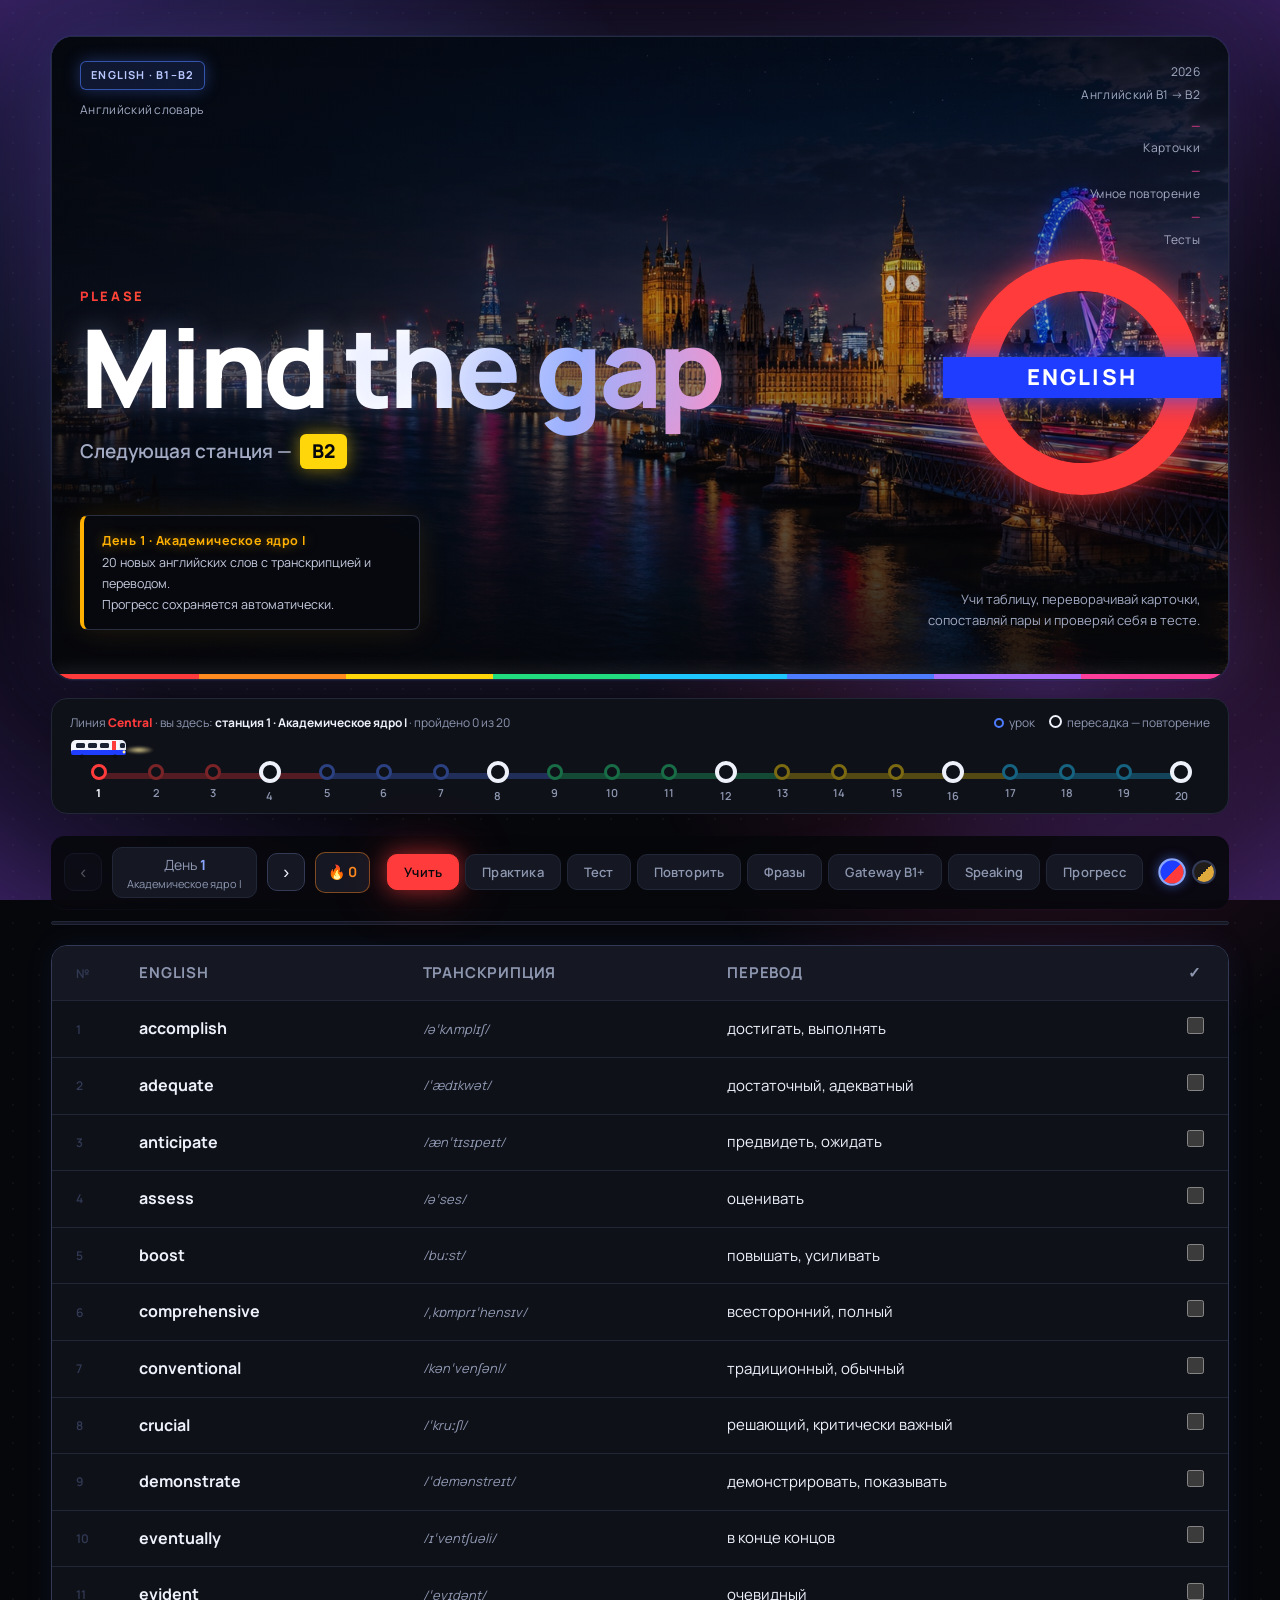
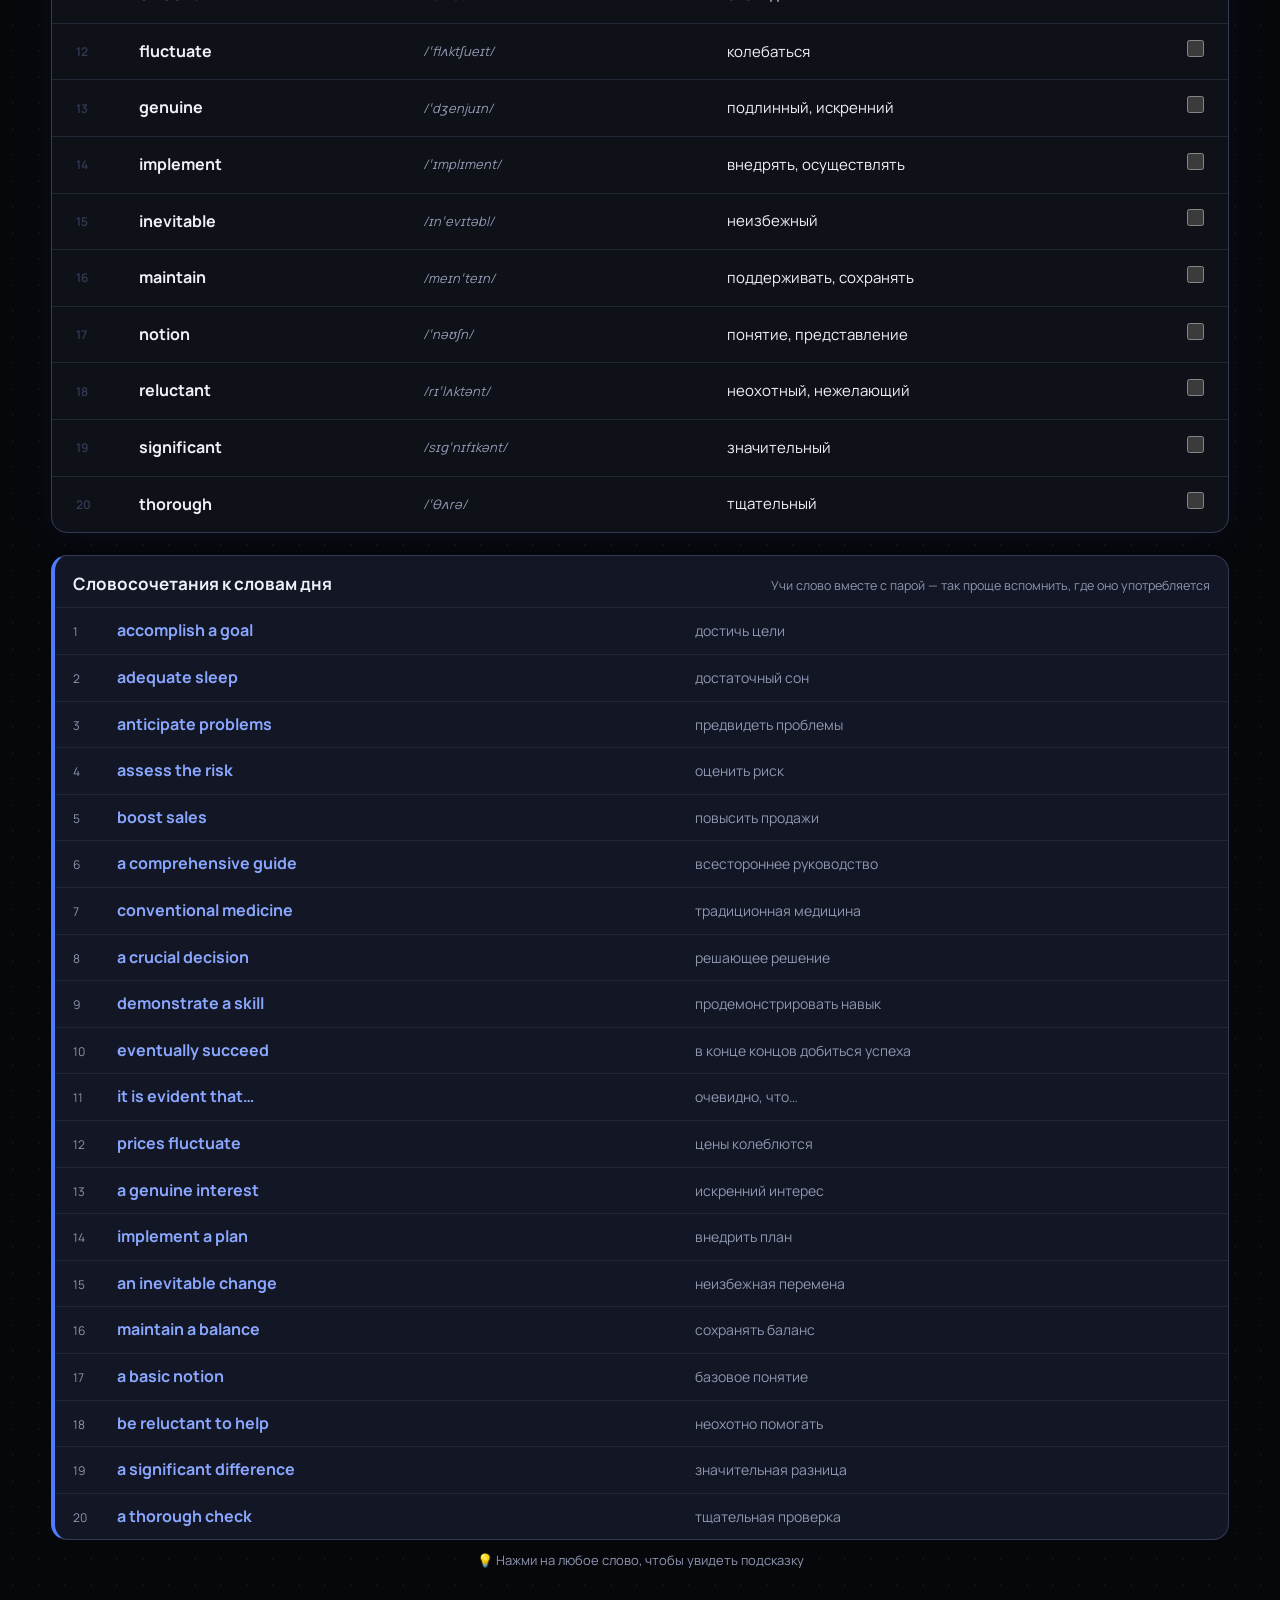
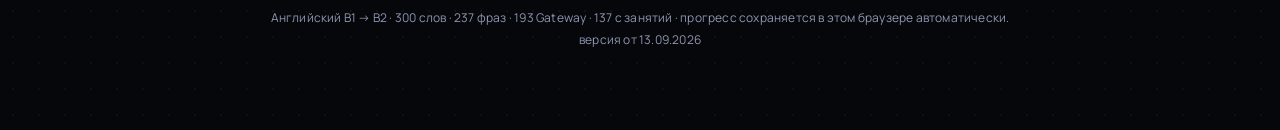
<file: index.html>
<!DOCTYPE html>
<html lang="ru" data-theme="tube">
<head>
<meta charset="UTF-8">
<meta name="viewport" content="width=device-width, initial-scale=1.0">
<meta http-equiv="Cache-Control" content="no-cache, must-revalidate">
<meta http-equiv="Pragma" content="no-cache">
<title>Английский B1 → B2</title>
<script>try{
  if(!localStorage.getItem('english_tube_v1')){ localStorage.setItem('english_theme','tube'); localStorage.setItem('english_tube_v1','1'); }
  var _t = localStorage.getItem('english_theme'); document.documentElement.dataset.theme = (_t === 'tube' || _t === 'noche') ? _t : 'tube';
}catch(e){ document.documentElement.dataset.theme = 'tube'; }</script>
<style>
  @import url('https://fonts.googleapis.com/css2?family=Inter:wght@400;500;600;700&family=Oswald:wght@500;600;700&family=Great+Vibes&family=Nunito:wght@400;600;700;800&family=Fraunces:ital,wght@0,500;0,600;0,700;1,500&family=Baloo+2:wght@500;600;700;800&family=Quicksand:wght@400;500;600;700&family=Comfortaa:wght@500;600;700&family=Pacifico&family=Lora:ital,wght@0,400;0,500;0,600;1,400&family=Cormorant+Garamond:ital,wght@0,500;0,600;0,700;1,500&family=Manrope:wght@500;600;700;800&display=swap');

  /* ===================== ТЕМЫ ===================== */
  /* Underground — тема по умолчанию: ночное лондонское метро. Чёрный фон, яркие
     цвета линий (--l-*), неоновая подсветка кнопок при наведении. У каждой главной
     вкладки свой цвет линии (--lc). Фото шапки — файл tube-hero.jpg рядом с index.html;
     если его нет, видна нарисованная градиентами подсветка. */
  html[data-theme="tube"]{
    --font-body:'Manrope',sans-serif; --font-display:'Manrope',sans-serif; --font-script:'Manrope',sans-serif;
    --l-central:#ff3b3b; --l-picc:#4d7cff; --l-district:#22dd7f; --l-circle:#ffd60a;
    --l-victoria:#1ec8ff; --l-eliz:#a970ff; --l-metro:#ff3d9a; --l-over:#ff8a1f;
    --bg:#06070b; --surface:#0f1119; --surface-2:#151823; --surface-3:#1b1f2d;
    --border:#222738; --border-strong:#323a55;
    --text:#eef1fa; --muted:#8e97b0;
    --accent:#4d7cff; --accent-2:#ff3d9a; --accent-bright:#8aa7ff;
    --good:#22dd7f; --bad:#ff4d5e;
    --btn-text:#fff;
    --accent-grad:linear-gradient(120deg,#3a5bff,#8b4dff 55%,#ff3d9a);
    --word-grad:linear-gradient(100deg,#ffffff 20%,#9db2ff 60%,#ff8fc4);
    --hero-bg:#07080d;
    --hero-text:#eef1fa; --hero-muted:#a3abc4; --hero-title-color:#fff;
    --hero-sub-grad:linear-gradient(90deg,#ff3b3b,#ff3d9a);
    --hero-card-bg:rgba(8,9,14,.82); --hero-card-text:#c6cce0; --hero-card-strong:#ffb000;
    --glow-accent:color-mix(in srgb,var(--accent) 55%,transparent);
    color-scheme:dark;
  }
  html[data-theme="tube"] body{background-image:radial-gradient(rgba(255,255,255,.035) 1px,transparent 1px)}
  html[data-theme="tube"] body::before{width:900px;height:900px;
    background:radial-gradient(circle,rgba(139,77,255,.26) 0%,rgba(77,124,255,.1) 40%,transparent 68%)}
  html[data-theme="tube"] body::after{width:860px;height:860px;
    background:radial-gradient(circle,rgba(170,80,255,.24) 0%,rgba(255,61,154,.08) 40%,transparent 68%)}
  /* фиолетовое свечение по краям экрана */
  html[data-theme="tube"]::after{content:'';position:fixed;inset:0;pointer-events:none;z-index:0;
    background:radial-gradient(ellipse 75% 70% at 50% 50%,transparent 62%,rgba(139,77,255,.16) 85%,rgba(150,80,255,.34) 100%)}
  html[data-theme="tube"] .hero{box-shadow:0 0 0 1px rgba(139,77,255,.18),0 0 80px rgba(139,77,255,.22),0 0 140px rgba(255,61,154,.08)}
  html[data-theme="tube"] .hero-title-wrap,html[data-theme="tube"] .hero-deco{display:none}
  html[data-theme="tube"] .tube-hero{display:flex}
  html[data-theme="tube"] .hero{border-color:#262c40;
    box-shadow:0 0 0 1px rgba(77,124,255,.08),0 0 70px rgba(77,124,255,.14),0 0 120px rgba(255,61,154,.08)}
  html[data-theme="tube"] .hero-bg{display:block;filter:none;
    background:url('tube-hero.jpg') center 40%/cover no-repeat,
      radial-gradient(ellipse 60% 70% at 85% 30%,rgba(255,59,59,.35),transparent 60%),
      radial-gradient(ellipse 55% 60% at 15% 90%,rgba(77,124,255,.4),transparent 65%),
      radial-gradient(ellipse 40% 50% at 55% 10%,rgba(169,112,255,.25),transparent 60%),
      repeating-linear-gradient(0deg,rgba(255,255,255,.035) 0 1px,transparent 1px 30px),
      repeating-linear-gradient(90deg,rgba(255,255,255,.035) 0 1px,transparent 1px 60px),#07080d}
  html[data-theme="tube"] .hero-bg::after{background:
    linear-gradient(180deg,rgba(6,7,11,.55) 0%,rgba(6,7,11,.15) 40%,rgba(6,7,11,.9) 100%),
    linear-gradient(90deg,rgba(6,7,11,.75) 0%,rgba(6,7,11,.2) 55%,transparent 100%)}
  /* табло «следующий поезд» */
  html[data-theme="tube"] .hero-card{border:1px solid #2a2f40;border-left:4px solid #ffb000;border-radius:8px;
    box-shadow:0 0 30px rgba(255,176,0,.12)}
  html[data-theme="tube"] .hero-card b{letter-spacing:.04em;text-shadow:0 0 12px rgba(255,176,0,.55)}
  html[data-theme="tube"] .hero .tag{background:rgba(77,124,255,.14);color:#b8c8ff;border:1px solid rgba(77,124,255,.6);
    border-radius:6px;box-shadow:0 0 16px rgba(77,124,255,.35)}
  html[data-theme="tube"] .hero-top .meta-right .dash{color:var(--l-metro)}

  /* Неон: подсветка за рамкой при наведении. --lc — цвет конкретной кнопки. */
  html[data-theme="tube"] :is(.tabs button,.subtabs button,.daynav button,.fc-nav button,.fc-progress-row button,
    .pb-modes button,.fc-dir button,.match-btn,.btn.ghost,.streak){
    --lc:var(--l-picc);border-radius:10px;transition:box-shadow .25s,border-color .25s,color .25s,background .25s,transform .15s}
  html[data-theme="tube"] :is(.tabs button,.subtabs button,.daynav button,.fc-nav button,.fc-progress-row button,
    .pb-modes button,.fc-dir button,.match-btn,.btn.ghost):hover:not(:disabled){
    border-color:var(--lc);color:#fff;
    box-shadow:0 0 0 1px var(--lc),0 0 18px color-mix(in srgb,var(--lc) 65%,transparent),0 0 44px color-mix(in srgb,var(--lc) 30%,transparent)}
  html[data-theme="tube"] :is(.tabs button,.subtabs button,.fc-nav button,.fc-progress-row button,.match-btn,.btn.ghost):active:not(:disabled){transform:scale(.97)}
  html[data-theme="tube"] :is(.tabs button,.pb-modes button).active{background:var(--lc);border-color:var(--lc);color:#07080d;
    box-shadow:0 0 22px color-mix(in srgb,var(--lc) 60%,transparent),0 0 60px color-mix(in srgb,var(--lc) 25%,transparent)}
  html[data-theme="tube"] :is(.subtabs button,.fc-dir button).active{border-color:var(--lc);color:#fff;
    background:color-mix(in srgb,var(--lc) 18%,transparent);box-shadow:0 0 16px color-mix(in srgb,var(--lc) 45%,transparent)}
  html[data-theme="tube"] .tabs button:nth-child(1){--lc:var(--l-central)}
  html[data-theme="tube"] .tabs button:nth-child(2){--lc:var(--l-picc)}
  html[data-theme="tube"] .tabs button:nth-child(3){--lc:var(--l-district)}
  html[data-theme="tube"] .tabs button:nth-child(4){--lc:var(--l-circle)}
  html[data-theme="tube"] .tabs button:nth-child(5){--lc:var(--l-victoria)}
  html[data-theme="tube"] .tabs button:nth-child(6){--lc:var(--l-eliz)}
  html[data-theme="tube"] .tabs button:nth-child(7){--lc:var(--l-metro)}
  html[data-theme="tube"] .tabs button:nth-child(8){--lc:var(--l-over)}
  html[data-theme="tube"] .fc-dir button,html[data-theme="tube"] .subtabs button{--lc:var(--l-victoria)}
  html[data-theme="tube"] .fc-progress-row button:nth-child(1){--lc:var(--l-district)}
  html[data-theme="tube"] .fc-progress-row button:nth-child(2){--lc:var(--l-central)}
  html[data-theme="tube"] .fc-progress-row button:nth-child(3){--lc:var(--l-eliz)}
  html[data-theme="tube"] .streak{color:var(--l-over);border-color:color-mix(in srgb,var(--l-over) 45%,transparent)}
  html[data-theme="tube"] .btn{box-shadow:0 0 22px rgba(139,77,255,.35)}
  html[data-theme="tube"] .btn:hover{box-shadow:0 0 0 1px #ff3d9a,0 0 26px rgba(255,61,154,.55),0 0 60px rgba(77,124,255,.35)}
  /* карточки и панели подсвечиваются краем */
  /* Свечение карточки живёт на .fc-wrap::before — вне 3D-поворота и меняет только opacity.
     Большие тени прямо на сторонах карточки перерисовывались при каждом перевороте и давали подвисание. */
  html[data-theme="tube"] .fc-front,html[data-theme="tube"] .fc-back,
  html[data-theme="tube"] .fc-card:hover .fc-front,html[data-theme="tube"] .fc-card:hover .fc-back{box-shadow:none;transition:none}
  html[data-theme="tube"] .fc-wrap{position:relative}
  html[data-theme="tube"] .fc-wrap::before{content:'';position:absolute;inset:0;border-radius:20px;pointer-events:none;
    box-shadow:0 0 0 1px rgba(77,124,255,.45),0 0 40px rgba(77,124,255,.32),0 0 90px rgba(255,61,154,.14);
    opacity:.35;transition:opacity .3s}
  html[data-theme="tube"] .fc-wrap:hover::before{opacity:1}
  html[data-theme="tube"] .fc-back{border-color:var(--l-metro);
    background:linear-gradient(135deg,rgba(255,61,154,.12),var(--surface) 60%)}
  html[data-theme="tube"] .card{transition:box-shadow .3s,border-color .3s}
  html[data-theme="tube"] .card:hover{border-color:#3a4570;box-shadow:0 0 40px rgba(77,124,255,.18)}
  html[data-theme="tube"] .theme-dot:hover{box-shadow:0 0 14px rgba(255,255,255,.35)}
  html[data-theme="noche"]{
    --font-body:'Inter',sans-serif; --font-display:'Oswald',sans-serif; --font-script:'Great Vibes',cursive;
    --bg:#211d1a; --surface:#2a2521; --surface-2:#332d27; --surface-3:#3b342d;
    --border:#3a332c; --border-strong:#584a38;
    --text:#f3ead9; --muted:#a4937c;
    --accent:#e0a93c; --accent-2:#f0c065; --accent-bright:#f5cf7d;
    --good:#8fbf78; --bad:#e2574c;
    --btn-text:#2a2118;
    --accent-grad:linear-gradient(135deg,#c8912b,#eab94e);
    --word-grad:linear-gradient(135deg,#f3ead9,#f0c065);
    --hero-bg:radial-gradient(circle at 30% 25%,#37302a 0%,#241f1b 70%);
    --hero-text:#f7efdd; --hero-muted:#b8a689; --hero-title-color:#f7efdd;
    --hero-sub-grad:linear-gradient(90deg,#f0c065,#f7e3ae);
    --hero-card-bg:rgba(42,37,33,.72); --hero-card-text:#cfc0a6;
  }
  html[data-theme="noche"] .hero-deco::before{content:'🌙'}
  html[data-theme="noche"] .hero-deco::after{content:'⭐'}
  html[data-theme="noche"] .hero-title .sub{font-style:normal;font-weight:400;padding-bottom:18px}
  html[data-theme="noche"] .hero-bg{display:block}
  html[data-theme="noche"]{color-scheme:dark}


  /* ===================== ОБЩЕЕ ===================== */
  html{
    color-scheme:light;   /* тёмные темы переопределяют на dark */
    --radius:16px;
    --btn-text:#fff;
    --glow-accent:color-mix(in srgb,var(--accent) 30%,transparent);
    --glow-good:color-mix(in srgb,var(--good) 30%,transparent);
    --glow-bad:color-mix(in srgb,var(--bad) 30%,transparent);
  }
  *{box-sizing:border-box;margin:0;padding:0}
  body{
    background:var(--bg);color:var(--text);font-family:var(--font-body);
    line-height:1.6;min-height:100vh;padding:36px clamp(16px,4vw,64px) 80px;
    background-image:radial-gradient(color-mix(in srgb,var(--accent) 6%,transparent) 1px,transparent 1px);
    background-size:26px 26px;
    transition:background-color .3s;
  }
  body::before{content:'';position:fixed;top:-200px;left:-200px;width:600px;height:600px;
    background:radial-gradient(circle,color-mix(in srgb,var(--accent) 10%,transparent) 0%,transparent 70%);
    pointer-events:none;z-index:0}
  body::after{content:'';position:fixed;bottom:-200px;right:-200px;width:500px;height:500px;
    background:radial-gradient(circle,color-mix(in srgb,var(--accent-2) 10%,transparent) 0%,transparent 70%);
    pointer-events:none;z-index:0}
  .wrap{max-width:1400px;margin:0 auto;position:relative;z-index:1}

  /* ===== Шапка «Underground» (видна только в теме tube) ===== */
  .tube-hero{display:none;position:relative;z-index:2;align-items:center;justify-content:space-between;
    gap:28px;padding:8px 28px 4px}
  .tube-kicker{font-size:13px;font-weight:800;letter-spacing:.2em;text-transform:uppercase;margin-bottom:8px;
    background:linear-gradient(90deg,var(--l-central),var(--l-over),var(--l-circle));-webkit-background-clip:text;background-clip:text;color:transparent}
  .tube-title{font-family:var(--font-display);font-weight:800;letter-spacing:-.035em;line-height:.95;
    font-size:clamp(46px,8.5vw,112px);color:#fff;text-shadow:0 0 28px rgba(157,178,255,.35)}
  .tube-title em{font-style:normal;background:var(--word-grad);-webkit-background-clip:text;background-clip:text;color:transparent}
  .tube-next{margin-top:16px;font-size:clamp(15px,1.6vw,19px);color:var(--hero-muted);font-weight:600}
  .tube-next b{display:inline-block;color:#07080d;background:var(--l-circle);padding:2px 12px;border-radius:6px;margin-left:4px;
    font-weight:800;box-shadow:0 0 18px rgba(255,214,10,.55)}
  .roundel{flex:none;position:relative;width:clamp(150px,20vw,236px);aspect-ratio:1;display:grid;place-items:center;
    animation:roundelGlow 4s ease-in-out infinite}
  .roundel::before{content:'';position:absolute;inset:0;border-radius:50%;border:clamp(20px,2.8vw,32px) solid var(--l-central);
    box-shadow:0 0 24px rgba(255,59,59,.7),inset 0 0 24px rgba(255,59,59,.5),0 0 70px rgba(255,59,59,.35)}
  .roundel span{position:relative;width:118%;background:#1f3dff;color:#fff;text-align:center;
    font-family:var(--font-display);font-weight:800;letter-spacing:.1em;font-size:clamp(15px,1.9vw,22px);
    padding:.42em 0;line-height:1;box-shadow:0 0 26px rgba(40,80,255,.8)}
  @keyframes roundelGlow{50%{filter:brightness(1.18) saturate(1.1)}}
  /* цветная полоса линий внизу шапки */
  .tube-stripe{display:none;position:relative;z-index:2;height:5px;margin-top:18px;
    background:linear-gradient(90deg,var(--l-central) 0 12.5%,var(--l-over) 0 25%,var(--l-circle) 0 37.5%,var(--l-district) 0 50%,
      var(--l-victoria) 0 62.5%,var(--l-picc) 0 75%,var(--l-eliz) 0 87.5%,var(--l-metro) 0);
    box-shadow:0 0 18px rgba(255,255,255,.25)}
  html[data-theme="tube"] .tube-stripe{display:block}

  /* ===== Линия курса: дни = станции, повторение = пересадка, по линии едет поезд ===== */
  .tube{position:relative;z-index:1;margin:0 0 14px;padding:14px 18px 10px;background:var(--surface);
    border:1px solid var(--border);border-radius:var(--radius);overflow-x:auto;scrollbar-width:thin}
  .tube-head{display:flex;justify-content:space-between;align-items:baseline;gap:12px;flex-wrap:wrap;
    font-size:12px;color:var(--muted);margin-bottom:4px}
  .tube-head b{color:var(--text);font-weight:700}
  .tube-head .ln{font-weight:800;color:var(--lc)}
  .tube-legend{display:flex;gap:14px;align-items:center}
  .tube-legend i{display:inline-block;width:10px;height:10px;border-radius:50%;border:2.5px solid var(--accent);
    vertical-align:-1px;margin-right:5px}
  .tube-legend .lg-rv{width:13px;height:13px;border-color:var(--text);background:var(--surface)}
  .tube-track{position:relative;display:flex;min-width:calc(var(--n) * 40px);padding-top:26px}
  .tube-seg{position:absolute;top:36px;height:6px;width:calc(100% / var(--n));left:calc(100% / var(--n) * (var(--i) + .5));
    background:var(--c);opacity:.28;transition:opacity .5s,box-shadow .5s}
  .tube-seg.on{opacity:1;box-shadow:0 0 10px var(--c),0 0 22px color-mix(in srgb,var(--c) 45%,transparent)}
  .st{--c:var(--accent);flex:1 1 0;min-width:40px;position:relative;background:none;border:0;padding:0 0 2px;cursor:pointer;
    display:flex;flex-direction:column;align-items:center;gap:7px;color:var(--muted);
    font:600 11px/1 var(--font-body)}
  .st i{display:block;width:16px;height:16px;margin-top:1px;border-radius:50%;background:var(--surface);
    border:3px solid color-mix(in srgb,var(--c) 45%,var(--surface));transition:transform .2s,background .3s,box-shadow .3s}
  .st.past i{border-color:var(--c)}
  .st.done i{background:var(--c);border-color:var(--c);box-shadow:0 0 12px var(--c)}
  .st.rv i{width:22px;height:22px;margin-top:-2px;border-color:var(--text);border-width:4px}
  .st.rv.done i{background:var(--text);box-shadow:0 0 14px rgba(255,255,255,.5)}
  .st.here span{color:var(--text);font-weight:800}
  .st:hover i{transform:scale(1.3);box-shadow:0 0 0 4px color-mix(in srgb,var(--c) 25%,transparent),0 0 16px var(--c)}
  .st:hover span{color:var(--text)}
  .st:focus-visible{outline:2px solid var(--c);outline-offset:3px;border-radius:6px}
  /* поезд */
  .train{position:absolute;top:0;left:calc(100% / var(--n) * (var(--cur) + .5));width:58px;height:22px;margin-left:-29px;
    transition:left 1.3s cubic-bezier(.45,0,.2,1);pointer-events:none;z-index:2}
  .train svg{display:block;width:100%;height:100%;transition:transform .3s}
  .train.back svg{transform:scaleX(-1)}
  .train.moving svg{animation:trainBob .22s linear infinite}
  .train::after{content:'';position:absolute;right:-26px;top:9px;width:30px;height:8px;border-radius:50%;
    background:radial-gradient(closest-side,rgba(255,236,160,.85),transparent);filter:blur(1px)}
  .train.back::after{right:auto;left:-26px}
  @keyframes trainBob{50%{transform:translateY(-1px)}}
  .train.back.moving svg{animation:trainBobBack .22s linear infinite}
  @keyframes trainBobBack{0%,100%{transform:scaleX(-1)}50%{transform:scaleX(-1) translateY(-1px)}}
  @media (prefers-reduced-motion: reduce){.train,.tube-seg{transition:none}.train svg,.roundel{animation:none!important}}
  @media (max-width:640px){
    .tube-hero{padding:4px 18px 0;gap:14px}
    .roundel{width:108px}
    .roundel::before{border-width:15px}
    .roundel span{font-size:12px}
    .tube-legend{display:none}
  }

  /* HERO */
  .hero{position:relative;margin-bottom:18px;border-radius:22px;overflow:hidden;
    border:1px solid var(--border-strong);background:var(--hero-bg);
    box-shadow:0 0 50px color-mix(in srgb,var(--accent) 12%,transparent),0 20px 60px rgba(0,0,0,.08);
    min-height:clamp(330px,42vh,470px);display:flex;flex-direction:column;justify-content:flex-end}
  .hero-bg{display:none;position:absolute;inset:0;z-index:0;
    background-image:url('[data-uri]');
    background-size:cover;background-position:center 35%;
    filter:saturate(1.05) sepia(.18) brightness(.92)}
  .hero-bg::after{content:'';position:absolute;inset:0;
    background:linear-gradient(180deg,rgba(33,29,26,.64) 0%,rgba(33,29,26,.3) 35%,rgba(33,29,26,.93) 100%),
               linear-gradient(90deg,rgba(33,29,26,.58) 0%,transparent 46%,transparent 74%,rgba(33,29,26,.5) 100%)}
  .hero-deco{position:absolute;inset:0;pointer-events:none;z-index:1}
  .hero-deco::before,.hero-deco::after{position:absolute;opacity:.92;filter:drop-shadow(0 6px 14px rgba(0,0,0,.14))}
  .hero-deco::before{top:26px;right:22%;font-size:54px;transform:rotate(-10deg)}
  .hero-deco::after{bottom:26%;right:6%;font-size:66px;transform:rotate(8deg)}
  .hero-top{position:relative;z-index:2;display:flex;justify-content:space-between;align-items:flex-start;
    padding:24px 28px 0;gap:14px;flex-wrap:wrap}
  .hero-top .meta-left{font-size:12px;color:var(--hero-muted);letter-spacing:.3px;line-height:1.7}
  .hero-top .meta-left b{color:var(--hero-text);font-weight:700}
  .hero-top .meta-right{font-size:12px;color:var(--hero-muted);text-align:right;line-height:1.9;letter-spacing:.3px}
  .hero-top .meta-right span{display:block}
  .hero-top .meta-right .dash{color:var(--accent)}
  .hero-title-wrap{position:relative;z-index:2;padding:0 28px;margin-top:auto;line-height:.85}
  .hero-title{font-family:var(--font-display);font-weight:700;font-size:clamp(62px,15vw,150px);
    letter-spacing:-2px;color:var(--hero-title-color);margin:0;text-shadow:0 3px 24px rgba(0,0,0,.08)}
  .hero-title .sub{display:block;font-family:var(--font-script);font-style:italic;font-weight:500;
    font-size:clamp(32px,7vw,72px);letter-spacing:0;background:var(--hero-sub-grad);
    -webkit-background-clip:text;-webkit-text-fill-color:transparent;background-clip:text;
    margin-top:2px;margin-left:6px;padding-bottom:10px}
  .hero-bottom{position:relative;z-index:2;display:flex;justify-content:space-between;align-items:flex-end;
    gap:20px;flex-wrap:wrap;padding:16px 28px 26px}
  .hero-card{background:var(--hero-card-bg);backdrop-filter:blur(10px);-webkit-backdrop-filter:blur(10px);
    border:1px solid color-mix(in srgb,var(--accent) 35%,transparent);border-radius:14px;padding:14px 18px;
    font-size:12.5px;line-height:1.7;color:var(--hero-card-text);
    box-shadow:0 6px 24px color-mix(in srgb,var(--accent) 12%,transparent);max-width:340px}
  .hero-card b{color:var(--hero-card-strong,var(--hero-text));font-weight:700}
  .hero-desc{font-size:13px;color:var(--hero-muted);line-height:1.6;max-width:300px;text-align:right;margin-left:auto}
  .hero .tag{display:inline-block;background:color-mix(in srgb,var(--accent) 14%,transparent);
    border:1px solid color-mix(in srgb,var(--accent) 45%,transparent);color:var(--accent-bright);
    font-size:11px;font-weight:700;letter-spacing:1.2px;text-transform:uppercase;padding:4px 10px;border-radius:6px}
  html[data-theme="noche"] .hero .tag{color:#f5cf7d}

  /* BAR / TABS */
  .bar{display:flex;align-items:center;justify-content:space-between;gap:14px;flex-wrap:wrap;
    margin:22px 0 12px;position:sticky;top:0;z-index:50;padding:10px 12px;border-radius:14px;
    background:color-mix(in srgb,var(--bg) 88%,transparent);
    backdrop-filter:blur(12px);-webkit-backdrop-filter:blur(12px);
    border:1px solid transparent;transition:border-color .2s,box-shadow .2s}
  .bar.stuck{border-color:var(--border);box-shadow:0 6px 24px rgba(0,0,0,.18)}
  .daynav{display:flex;align-items:center;gap:10px}
  .daynav button{background:var(--surface-2);border:1px solid var(--border-strong);color:var(--text);
    width:38px;height:38px;border-radius:10px;cursor:pointer;font-size:18px;transition:.2s}
  .daynav button:hover:not(:disabled){border-color:var(--accent);box-shadow:0 0 12px var(--glow-accent);color:var(--accent-bright)}
  .daynav button:disabled{opacity:.3;cursor:default}
  .daynav .label{font-size:14px;color:var(--muted);min-width:120px;text-align:center;
    background:var(--surface-2);border:1px solid var(--border);padding:6px 14px;border-radius:10px}
  .daynav .label b{color:var(--accent-bright);font-family:var(--font-display)}
  .daynav .label .sublabel{display:block;font-size:11px;line-height:1.4}
  .streak{font-size:14px;font-weight:700;color:var(--accent-bright);background:var(--surface-2);
    border:1px solid var(--border);border-radius:10px;padding:8px 12px;white-space:nowrap}
  .tabs{display:flex;gap:6px;flex-wrap:wrap}
  .tabs button{background:var(--surface-2);border:1px solid var(--border);color:var(--muted);
    padding:8px 16px;border-radius:10px;cursor:pointer;font-size:13px;font-weight:600;transition:.2s;
    letter-spacing:.2px;font-family:var(--font-body)}
  .tabs button:hover{border-color:var(--border-strong);color:var(--text)}
  .tabs button.active{background:var(--accent-grad);border-color:transparent;color:var(--btn-text);
    box-shadow:0 0 20px var(--glow-accent),0 2px 8px rgba(0,0,0,.15)}
  .subtabs{display:none;gap:6px;flex-wrap:wrap;margin:0 0 14px;justify-content:center}
  .subtabs button{background:transparent;border:1px solid var(--border);color:var(--muted);
    padding:6px 14px;border-radius:999px;cursor:pointer;font-size:12.5px;font-weight:600;transition:.2s;font-family:var(--font-body)}
  .subtabs button:hover{border-color:var(--accent);color:var(--text)}
  .subtabs button.active{border-color:var(--accent);color:var(--accent-bright);background:color-mix(in srgb,var(--accent) 12%,transparent)}
  .badge{display:inline-block;background:var(--bad);color:#fff;font-size:10px;font-weight:700;
    border-radius:999px;padding:1px 7px;margin-left:5px;vertical-align:1px}
  .badge:empty{display:none}
  .themes{display:flex;gap:8px;align-items:center}
  .theme-dot{width:24px;height:24px;border-radius:50%;cursor:pointer;border:2px solid var(--border-strong);
    padding:0;transition:.2s}
  .theme-dot:hover{transform:scale(1.12)}
  .theme-dot.active{border-color:var(--accent-bright);box-shadow:0 0 10px var(--glow-accent);transform:scale(1.15)}

  .progress{height:4px;background:var(--surface-2);border-radius:999px;overflow:hidden;margin-bottom:20px;border:1px solid var(--border)}
  .progress > div{height:100%;background:linear-gradient(90deg,var(--accent),var(--good));
    width:0;transition:width .4s cubic-bezier(.4,0,.2,1);box-shadow:0 0 10px var(--glow-good)}

  /* TABLE */
  table{width:100%;border-collapse:separate;border-spacing:0;background:var(--surface);
    border:1px solid var(--border-strong);border-radius:var(--radius);overflow:hidden;
    box-shadow:0 0 30px color-mix(in srgb,var(--accent) 8%,transparent)}
  th,td{padding:13px 18px;text-align:left;border-bottom:1px solid var(--border);font-size:14px}
  th{color:var(--muted);font-weight:700;font-size:11px;text-transform:uppercase;letter-spacing:.8px;background:var(--surface-2)}
  tr:last-child td{border-bottom:none}
  tr{transition:background .15s}
  tr:hover td{background:color-mix(in srgb,var(--accent) 5%,transparent)}
  td.en{font-weight:700;cursor:pointer;position:relative;font-family:var(--font-display);font-size:15px;
    color:var(--text);transition:color .15s}
  td.en:hover{color:var(--accent-bright)}
  td.ipa{color:var(--muted);font-style:italic;white-space:nowrap;font-size:13px}
  .num{color:var(--border-strong);width:38px;font-size:12px;font-weight:600}
  .chk{width:46px;text-align:center}
  .chk input{width:17px;height:17px;accent-color:var(--good);cursor:pointer}
  tr.learned td.en{color:var(--good)}
  tr.learned{background:color-mix(in srgb,var(--good) 5%,transparent)}

  /* POPUP */
  .word-popup{position:fixed;z-index:1000;background:var(--surface-3);border:1px solid var(--accent);
    border-radius:14px;padding:14px 18px;min-width:230px;max-width:300px;
    box-shadow:0 0 30px var(--glow-accent),0 12px 40px rgba(0,0,0,.25);
    pointer-events:none;opacity:0;transform:translateY(6px);transition:opacity .2s,transform .2s}
  .word-popup.show{opacity:1;transform:translateY(0)}
  .word-popup .pop-en{font-size:20px;font-weight:700;font-family:var(--font-display);
    background:var(--word-grad);-webkit-background-clip:text;-webkit-text-fill-color:transparent;background-clip:text}
  .word-popup .pop-ipa{font-size:12px;color:var(--muted);font-style:italic;margin:3px 0 7px}
  .word-popup .pop-ru{font-size:15px;color:var(--text)}

  /* CARD */
  .card{background:var(--surface);border:1px solid var(--border-strong);border-radius:20px;
    padding:36px 28px;text-align:center;box-shadow:0 0 40px color-mix(in srgb,var(--accent) 10%,transparent)}
  .card .dir{color:var(--muted);font-size:11px;text-transform:uppercase;letter-spacing:1.2px;font-weight:700}
  .card .word{font-family:var(--font-display);font-size:36px;font-weight:700;margin:16px 0 4px;
    background:var(--word-grad);-webkit-background-clip:text;-webkit-text-fill-color:transparent;background-clip:text}
  .card .hint{color:var(--muted);font-size:14px;margin-bottom:18px}
  .card input[type=text]{width:100%;max-width:380px;background:var(--surface-2);border:1px solid var(--border-strong);
    color:var(--text);padding:13px 16px;border-radius:12px;font-size:16px;text-align:center;outline:none;
    transition:.2s;font-family:var(--font-body)}
  .card input[type=text]:focus{border-color:var(--accent);box-shadow:0 0 20px var(--glow-accent)}
  .card .actions{margin-top:16px;display:flex;gap:10px;justify-content:center;flex-wrap:wrap}
  .charbar{display:flex;gap:6px;justify-content:center;flex-wrap:wrap;margin:12px auto 0;max-width:420px}
  .charbar button{background:var(--surface-2);border:1px solid var(--border-strong);color:var(--accent-bright);
    width:34px;height:34px;border-radius:8px;font-size:16px;cursor:pointer;transition:.15s;font-family:var(--font-body)}
  .charbar button:hover{border-color:var(--accent);box-shadow:0 0 8px var(--glow-accent)}

  .btn{background:var(--accent-grad);border:none;color:var(--btn-text);padding:12px 26px;border-radius:12px;
    font-size:14px;font-weight:700;cursor:pointer;transition:.2s;box-shadow:0 0 16px var(--glow-accent);font-family:var(--font-body)}
  .btn:hover{transform:translateY(-1px);box-shadow:0 0 28px var(--glow-accent),0 4px 12px rgba(0,0,0,.15)}
  .btn:active{transform:translateY(0)}
  .btn.ghost{background:transparent;border:1px solid var(--border-strong);color:var(--muted);box-shadow:none}
  .btn.ghost:hover{border-color:var(--accent);color:var(--text);box-shadow:0 0 12px var(--glow-accent)}

  .feedback{margin-top:18px;font-size:16px;min-height:24px;font-weight:700}
  .feedback.good{color:var(--good)}
  .feedback.bad{color:var(--bad)}
  .counter{color:var(--muted);font-size:13px;margin-bottom:16px}
  .result{text-align:center;padding:30px}
  .result .score{font-family:var(--font-display);font-size:52px;font-weight:700;margin:12px 0;
    background:linear-gradient(135deg,var(--accent-bright),var(--good));
    -webkit-background-clip:text;-webkit-text-fill-color:transparent;background-clip:text}

  /* FLASHCARDS */
  #flashcards{display:none}
  .fc-wrap{perspective:1200px;width:100%;max-width:500px;margin:0 auto 24px}
  .fc-card{width:100%;height:230px;position:relative;transform-style:preserve-3d;
    transition:transform .5s cubic-bezier(.4,0,.2,1);cursor:pointer}
  .fc-card.flipped{transform:rotateY(180deg)}
  .fc-card{will-change:transform}   /* слой готов заранее — переворот стартует без рывка */
  .fc-front,.fc-back{position:absolute;inset:0;background:var(--surface);border:1px solid var(--border-strong);
    border-radius:20px;backface-visibility:hidden;-webkit-backface-visibility:hidden;
    display:flex;flex-direction:column;align-items:center;justify-content:center;padding:28px;
    box-shadow:0 0 30px color-mix(in srgb,var(--accent) 10%,transparent);transition:box-shadow .3s}
  .fc-card:hover .fc-front{box-shadow:0 0 50px var(--glow-accent)}
  .fc-back{transform:rotateY(180deg);
    background:linear-gradient(135deg,color-mix(in srgb,var(--accent) 8%,transparent),var(--surface));
    border-color:var(--accent);box-shadow:0 0 40px var(--glow-accent)}
  .fc-front .fc-label,.fc-back .fc-label{font-size:10px;text-transform:uppercase;letter-spacing:1.2px;margin-bottom:14px;font-weight:700}
  .fc-front .fc-label{color:var(--muted)}
  .fc-back .fc-label{color:var(--accent)}
  .fc-front .fc-word{font-family:var(--font-display);font-size:34px;font-weight:700;
    background:var(--word-grad);-webkit-background-clip:text;-webkit-text-fill-color:transparent;background-clip:text}
  .fc-front .fc-ipa{color:var(--muted);font-style:italic;font-size:14px;margin-top:8px}
  .fc-back .fc-ru{font-size:24px;font-weight:700;color:var(--accent-bright)}
  .fc-nav{display:flex;align-items:center;justify-content:center;gap:16px;margin-bottom:16px;margin-top:20px}
  .fc-nav button{background:var(--surface-2);border:1px solid var(--border-strong);color:var(--text);
    width:42px;height:42px;border-radius:12px;cursor:pointer;font-size:20px;transition:.2s}
  .fc-nav button:hover:not(:disabled){border-color:var(--accent);box-shadow:0 0 14px var(--glow-accent);color:var(--accent-bright)}
  .fc-nav button:disabled{opacity:.3;cursor:default}
  .fc-counter{color:var(--muted);font-size:13px;min-width:64px;text-align:center;font-family:var(--font-display);font-weight:500}
  .fc-hint{color:var(--muted);font-size:12px;text-align:center;letter-spacing:.3px}
  /* ---- Словосочетания: отдельная таблица под словами и строка на обороте карточки ---- */
  .coll-box{margin-top:22px;border:1px solid var(--border-strong);border-left:4px solid var(--accent);
    border-radius:var(--radius);background:color-mix(in srgb,var(--accent) 5%,var(--surface));overflow:hidden}
  .coll-head{display:flex;align-items:baseline;justify-content:space-between;gap:12px;flex-wrap:wrap;
    padding:14px 18px 10px}
  .coll-head h3{font-family:var(--font-display);font-size:17px;font-weight:700;color:var(--text)}
  .coll-head span{font-size:12.5px;color:var(--muted)}
  .coll-list{list-style:none}
  .coll-list li{display:grid;grid-template-columns:32px minmax(0,1.1fr) minmax(0,1fr);gap:12px;align-items:baseline;
    padding:10px 18px;border-top:1px solid var(--border)}
  .coll-list .n{color:var(--muted);font-size:12px}
  .coll-list .ph{font-weight:700;color:var(--accent-bright)}
  .coll-list .ph b{color:var(--text);font-weight:800}
  .coll-list .tr{color:var(--muted);font-size:14px}
  .coll-list li.learned .ph{color:var(--good)}
  @media (max-width:640px){
    .coll-list li{grid-template-columns:24px 1fr;row-gap:2px}
    .coll-list .tr{grid-column:2}
  }
  .fc-coll{margin-top:14px;padding-top:12px;border-top:1px dashed var(--border-strong);text-align:center;width:100%}
  .fc-coll .cp{font-size:16px;font-weight:700;color:var(--text);line-height:1.3}
  .fc-coll .ct{font-size:13px;color:var(--muted);margin-top:2px}
  .fc-coll:empty{display:none}
  /* вторая сторона карточки показывает словосочетание, первая — нет (иначе это подсказка) */
  .fc-card:not(.rev) .fc-front .fc-coll,.fc-card.rev .fc-back .fc-coll{display:none}

  /* Направление карточек: .rev показывает оборот (перевод) первым */
  .fc-dir{display:flex;justify-content:center;gap:6px;margin:0 auto 14px;flex-wrap:wrap}
  .fc-dir button{background:var(--surface-2);border:1px solid var(--border);color:var(--muted);
    padding:7px 14px;border-radius:10px;font:inherit;font-size:13px;font-weight:600;cursor:pointer;transition:.2s}
  .fc-dir button:hover{border-color:var(--border-strong);color:var(--text)}
  .fc-dir button.active{border-color:var(--accent);color:var(--accent-bright);
    background:color-mix(in srgb,var(--accent) 14%,transparent)}
  .fc-card.rev .fc-front{transform:rotateY(180deg)}
  .fc-card.rev .fc-back{transform:none}
  .fc-card.rev .sp-note-card{display:none!important}
  .fc-progress-row{display:flex;gap:10px;justify-content:center;flex-wrap:wrap;margin-top:16px}
  .fc-progress-row button{background:var(--surface-2);border:1px solid var(--border-strong);color:var(--muted);
    padding:9px 20px;border-radius:10px;cursor:pointer;font-size:13px;font-weight:600;transition:.2s;font-family:var(--font-body)}
  .fc-progress-row button:hover{border-color:var(--accent);color:var(--text);box-shadow:0 0 12px var(--glow-accent)}

  /* MATCH */
  #match{display:none}
  .match-grid{display:grid;grid-template-columns:1fr 1fr;gap:10px;margin-bottom:20px}
  .match-btn{background:var(--surface);border:1px solid var(--border-strong);color:var(--text);
    padding:14px 10px;border-radius:14px;cursor:pointer;font-size:13px;font-weight:500;transition:.2s;
    text-align:center;line-height:1.4;font-family:var(--font-body)}
  .match-btn:hover:not(:disabled){border-color:var(--accent);box-shadow:0 0 16px var(--glow-accent);color:var(--accent-bright)}
  .match-btn.selected{border-color:var(--accent);background:color-mix(in srgb,var(--accent) 14%,transparent);
    box-shadow:0 0 20px var(--glow-accent);color:var(--accent-bright)}
  .match-btn.correct{border-color:var(--good);background:color-mix(in srgb,var(--good) 10%,transparent);
    color:var(--good);cursor:default;box-shadow:0 0 16px var(--glow-good)}
  .match-btn.wrong{border-color:var(--bad);background:color-mix(in srgb,var(--bad) 10%,transparent);box-shadow:0 0 16px var(--glow-bad)}
  .match-btn:disabled{cursor:default}
  .match-score{color:var(--muted);font-size:13px;text-align:center;margin-bottom:14px;font-family:var(--font-display);font-weight:500}
  .match-result{text-align:center;padding:28px 16px}
  .match-result .big{font-size:48px;margin-bottom:8px}
  .match-result p{color:var(--muted);font-size:15px;margin-bottom:22px}

  #test{display:none}
  #review{display:none}

  /* STATS */
  .stat-card{background:var(--surface);border:1px solid var(--border-strong);border-radius:16px;padding:22px;
    text-align:center;box-shadow:0 0 24px color-mix(in srgb,var(--accent) 8%,transparent)}
  .stat-card .k{color:var(--muted);font-size:12px;letter-spacing:.8px;margin-bottom:10px;text-transform:uppercase}
  .stat-card .v{font-family:var(--font-display);font-size:42px;font-weight:700;color:var(--accent-bright)}
  .stat-card .s{color:var(--muted);font-size:12px;margin-top:6px}
  .stat-block{background:var(--surface);border:1px solid var(--border-strong);border-radius:16px;padding:24px;
    box-shadow:0 0 30px color-mix(in srgb,var(--accent) 8%,transparent);margin-bottom:22px}
  .stat-block h3{font-family:var(--font-display);margin-bottom:16px;font-size:16px}
  .heatmap{display:grid;grid-auto-flow:column;grid-template-rows:repeat(7,13px);gap:3px;justify-content:start;overflow-x:auto;padding-bottom:4px}
  .hm{width:13px;height:13px;border-radius:3px;background:var(--surface-2)}
  .hm1{background:color-mix(in srgb,var(--accent) 30%,var(--surface-2))}
  .hm2{background:color-mix(in srgb,var(--accent) 60%,var(--surface-2))}
  .hm3{background:var(--accent)}
  .hist-bar{height:10px;border-radius:5px;background:linear-gradient(90deg,var(--accent),var(--good))}

  /* ---- БЛОК ФРАЗ ---- */
  #phrasebook{display:none}
  .pb-top{display:flex;gap:12px;align-items:center;flex-wrap:wrap;justify-content:space-between;margin-bottom:14px}
  .pb-count{font-family:var(--font-display);font-size:14px;color:var(--muted);font-weight:600}
  .pb-count b{color:var(--accent-bright);font-size:17px}
  .pb-modes{display:flex;gap:6px}
  .pb-modes button{background:var(--surface-2);border:1px solid var(--border);color:var(--muted);
    padding:7px 16px;border-radius:10px;cursor:pointer;font-size:13px;font-weight:600;
    transition:.2s;font-family:var(--font-body)}
  .pb-modes button:hover{border-color:var(--border-strong);color:var(--text)}
  .pb-modes button.active{background:var(--accent-grad);border-color:transparent;color:var(--btn-text);
    box-shadow:0 0 16px var(--glow-accent)}
  .pb-search{width:100%;background:var(--surface-2);border:1px solid var(--border-strong);color:var(--text);
    padding:11px 15px;border-radius:12px;font-size:14px;outline:none;transition:.2s;
    font-family:var(--font-body);margin-bottom:14px}
  .pb-search:focus{border-color:var(--accent);box-shadow:0 0 16px var(--glow-accent)}
  .pb-cats{display:flex;gap:7px;flex-wrap:wrap;margin-bottom:18px}
  .pb-cats button{background:transparent;border:1px solid var(--border);color:var(--muted);
    padding:6px 13px;border-radius:999px;cursor:pointer;font-size:12.5px;font-weight:600;
    transition:.2s;font-family:var(--font-body)}
  .pb-cats button:hover{border-color:var(--accent);color:var(--text)}
  .pb-cats button.active{border-color:var(--accent);color:var(--accent-bright);
    background:color-mix(in srgb,var(--accent) 12%,transparent)}
  .pb-cats .pb-n{opacity:.55;font-weight:700;font-size:11px;margin-left:3px}
  .pb-cats .pb-more{border-style:dashed;color:var(--accent-bright);border-color:var(--border-strong)}
  .pb-cats .pb-more:hover{border-color:var(--accent);border-style:solid}
  .pb-group{margin-bottom:26px}
  .pb-group h3{font-family:var(--font-display);font-size:15px;color:var(--accent-bright);
    margin-bottom:12px;letter-spacing:.4px;display:flex;align-items:center;gap:10px}
  .pb-group h3::after{content:'';flex:1;height:1px;background:var(--border)}
  .pb-list{display:grid;grid-template-columns:1fr;gap:9px}
  .pb-item{background:var(--surface);border:1px solid var(--border-strong);border-radius:13px;
    padding:13px 16px;display:flex;align-items:center;gap:14px;transition:.18s;
    box-shadow:0 0 18px color-mix(in srgb,var(--accent) 5%,transparent)}
  .pb-item:hover{border-color:var(--accent);box-shadow:0 0 20px var(--glow-accent)}
  .pb-item .txt{flex:1;min-width:0}
  .pb-item .pen{font-family:var(--font-display);font-size:16px;font-weight:700;color:var(--text);
    line-height:1.35}
  .pb-item .pru{font-size:13.5px;color:var(--muted);margin-top:3px;line-height:1.45}
  .pb-item input{width:18px;height:18px;accent-color:var(--good);cursor:pointer;flex-shrink:0}
  .pb-item.done{background:color-mix(in srgb,var(--good) 6%,var(--surface));border-color:color-mix(in srgb,var(--good) 45%,transparent)}
  .pb-item.done .pen{color:var(--good)}
  .pb-empty{text-align:center;color:var(--muted);padding:36px 16px;font-size:14px}
  @media (min-width:900px){ .pb-list{grid-template-columns:1fr 1fr} }

  /* ---- СЕКЦИЯ SPEAKING (слова с занятий) ---- */
  #speaking,#gateway{display:none}
  .sp-item .sipa{font-size:12.5px;color:var(--muted);font-style:italic;margin-top:2px}
  .sp-item .snote{font-size:12px;color:var(--accent-bright);margin-top:6px;line-height:1.45;
    padding-left:9px;border-left:2px solid color-mix(in srgb,var(--accent) 55%,transparent)}
  .sp-topic-ru{color:var(--muted);font-weight:400;font-size:13px}
  .sp-group-label{flex-basis:100%;font-size:11px;font-weight:700;letter-spacing:.08em;text-transform:uppercase;color:var(--muted);margin-top:6px}
  .sp-note-card{background:color-mix(in srgb,var(--accent) 9%,var(--surface));
    border:1px solid color-mix(in srgb,var(--accent) 40%,transparent);border-radius:12px;
    padding:11px 14px;font-size:13px;color:var(--text);line-height:1.5;margin-top:14px;text-align:left}
  .sp-note-card b{color:var(--accent-bright)}

  footer{color:var(--muted);font-size:12px;text-align:center;margin-top:36px;line-height:1.8;letter-spacing:.2px}

  /* Доступность: навигация с клавиатуры должна быть видна.
     :focus-visible срабатывает только на клавиатурный фокус, мышь обводку не получает. */
  a:focus-visible,button:focus-visible,input:focus-visible,label:focus-visible,
  [tabindex]:focus-visible{outline:2px solid var(--accent-bright);outline-offset:2px;border-radius:8px}

  ::-webkit-scrollbar{width:6px;height:6px}
  ::-webkit-scrollbar-track{background:var(--bg)}
  ::-webkit-scrollbar-thumb{background:var(--border-strong);border-radius:3px}
  ::-webkit-scrollbar-thumb:hover{background:var(--accent)}

  /* CONFETTI */
  .conf{position:fixed;top:-16px;width:8px;height:14px;z-index:2000;border-radius:2px;
    animation:confFall 2.6s ease-in forwards;pointer-events:none}
  @keyframes confFall{to{transform:translateY(105vh) rotate(720deg)}}

  @media(max-width:560px){
    .hero-top{padding:18px 18px 0}
    .hero-title-wrap{padding:0 18px}
    .hero-bottom{padding:14px 18px 20px}
    /* На узком экране верхний эмодзи налезал на «Английский B1 → B2» справа */
    .hero-deco::before{display:none}
    .hero-deco::after{font-size:40px;bottom:30%;right:5%}
    th,td{padding:10px 7px;font-size:13px}
    td.num,th.num{display:none}
    /* Транскрипция вернулась в мобильную вёрстку вместо номера строки, но базовый
       white-space:nowrap распирал таблицу шире экрана — здесь разрешаем перенос. */
    table{table-layout:fixed}
    td.ipa,th.ipa{font-size:11px;white-space:normal;overflow-wrap:anywhere}
    td.en{overflow-wrap:anywhere}
    th.chk,td.chk{width:30px}
    .bar{padding:8px}
    .fc-front .fc-word{font-size:26px}
    .fc-back .fc-ru{font-size:18px}
    .tabs button{padding:7px 11px;font-size:12px}
    .card{padding:24px 16px}
    .card .word{font-size:28px}
  }

  @keyframes slideIn{from{opacity:0;transform:translateY(16px) scale(.99)}to{opacity:1;transform:translateY(0) scale(1)}}
  @keyframes slideOut{from{opacity:1;transform:translateY(0) scale(1)}to{opacity:0;transform:translateY(-12px) scale(.99)}}
  .slide-in{animation:slideIn .38s cubic-bezier(.22,.61,.36,1) both}
  .slide-out{animation:slideOut .22s cubic-bezier(.4,0,1,1) both}
  @keyframes rowIn{from{opacity:0;transform:translateX(-10px)}to{opacity:1;transform:translateX(0)}}
  #rows tr{animation:rowIn .35s ease both}
  @media (prefers-reduced-motion: reduce){.slide-in,.slide-out,#rows tr,.conf{animation:none !important}}

  @media (min-width:1000px){
    .hero-title{font-size:clamp(110px,12vw,190px)}
    .hero-title .sub{font-size:clamp(56px,6vw,100px)}
    th,td{padding:15px 24px;font-size:15px}
    td.en{font-size:16px}
    .fc-wrap{max-width:640px}
    .fc-card{height:300px}
    .fc-front .fc-word{font-size:44px}
    .fc-back .fc-ru{font-size:30px}
    .match-grid{max-width:900px;margin-left:auto;margin-right:auto;gap:14px}
    .match-btn{padding:18px 14px;font-size:15px}
    #test .card,#review .card{max-width:640px;margin:0 auto}
  }
  @media (min-width:1500px){.wrap{max-width:1500px}}
</style>
</head>
<body>
<div class="wrap">
  <header class="hero">
    <div class="hero-bg"></div>
    <div class="hero-deco"></div>
    <div class="hero-top">
      <div class="meta-left">
        <div class="tag">English · B1–B2</div>
        <div style="margin-top:10px">Английский словарь</div>
      </div>
      <div class="meta-right">
        <span>2026</span>
        <span>Английский B1 → B2</span>
        <span style="margin-top:8px"><span class="dash">—</span> Карточки</span>
        <span><span class="dash">—</span> Умное повторение</span>
        <span><span class="dash">—</span> Тесты</span>
      </div>
    </div>
    <div class="hero-title-wrap">
      <h1 class="hero-title">HELLO<span class="sub">english</span></h1>
    </div>
    <div class="tube-hero">
      <div>
        <div class="tube-kicker">Please</div>
        <div class="tube-title">Mind <em>the gap</em></div>
        <div class="tube-next">Следующая станция — <b>B2</b></div>
      </div>
      <div class="roundel" aria-hidden="true"><span>ENGLISH</span></div>
    </div>
    <div class="hero-bottom">
      <div class="hero-card">
        <b>Английский B1 → B2</b><br>
        Каждый день — 20 новых английских слов с транскрипцией и переводом.<br>
        Прогресс сохраняется автоматически.
      </div>
      <div class="hero-desc">
        Учи таблицу, переворачивай карточки, сопоставляй пары и проверяй себя в тесте.
      </div>
    </div>
    <div class="tube-stripe" aria-hidden="true"></div>
  </header>

  <nav class="tube" id="tubeLine" aria-label="Линия курса: дни"></nav>

  <div class="bar">
    <div class="daynav">
      <button id="prev">‹</button>
      <span class="label">День <b id="dayNum">1</b><span class="sublabel" id="daySub"></span></span>
      <button id="next">›</button>
      <span class="streak" id="streakEl">🔥 0</span>
    </div>
    <div class="tabs" id="mainTabs">
      <button data-tab="learn">Учить</button>
      <button data-tab="practice">Практика</button>
      <button data-tab="test">Тест</button>
      <button data-tab="review">Повторить<span class="badge" id="srsBadge"></span></button>
      <button data-tab="phrasebook">Фразы</button>
      <button data-tab="gateway">Gateway B1+</button>
      <button data-tab="speaking">Speaking</button>
      <button data-tab="stats">Прогресс</button>
    </div>
    <div class="themes" id="themeDots"></div>
  </div>

  <div class="subtabs" id="subTabs">
    <button data-mode="flashcards">Карточки</button>
    <button data-mode="match">Пары</button>
    <button data-mode="phrases">Пропуски</button>
  </div>

  <div class="progress"><div id="progBar"></div></div>

  <!-- LEARN -->
  <div id="learn">
    <table>
      <thead>
        <tr>
          <th class="num">№</th>
          <th>English</th>
          <th class="ipa">Транскрипция</th>
          <th>Перевод</th>
          <th class="chk">✓</th>
        </tr>
      </thead>
      <tbody id="rows"><tr><td class="num">1</td><td class="en" data-i="0">accomplish</td><td class="ipa">/əˈkʌmplɪʃ/</td><td>достигать, выполнять</td><td class="chk"><input type="checkbox" data-i="0"></td></tr><tr><td class="num">2</td><td class="en" data-i="1">adequate</td><td class="ipa">/ˈædɪkwət/</td><td>достаточный, адекватный</td><td class="chk"><input type="checkbox" data-i="1"></td></tr><tr><td class="num">3</td><td class="en" data-i="2">anticipate</td><td class="ipa">/ænˈtɪsɪpeɪt/</td><td>предвидеть, ожидать</td><td class="chk"><input type="checkbox" data-i="2"></td></tr><tr><td class="num">4</td><td class="en" data-i="3">assess</td><td class="ipa">/əˈses/</td><td>оценивать</td><td class="chk"><input type="checkbox" data-i="3"></td></tr><tr><td class="num">5</td><td class="en" data-i="4">boost</td><td class="ipa">/buːst/</td><td>повышать, усиливать</td><td class="chk"><input type="checkbox" data-i="4"></td></tr><tr><td class="num">6</td><td class="en" data-i="5">comprehensive</td><td class="ipa">/ˌkɒmprɪˈhensɪv/</td><td>всесторонний, полный</td><td class="chk"><input type="checkbox" data-i="5"></td></tr><tr><td class="num">7</td><td class="en" data-i="6">conventional</td><td class="ipa">/kənˈvenʃənl/</td><td>традиционный, обычный</td><td class="chk"><input type="checkbox" data-i="6"></td></tr><tr><td class="num">8</td><td class="en" data-i="7">crucial</td><td class="ipa">/ˈkruːʃl/</td><td>решающий, критически важный</td><td class="chk"><input type="checkbox" data-i="7"></td></tr><tr><td class="num">9</td><td class="en" data-i="8">demonstrate</td><td class="ipa">/ˈdemənstreɪt/</td><td>демонстрировать, показывать</td><td class="chk"><input type="checkbox" data-i="8"></td></tr><tr><td class="num">10</td><td class="en" data-i="9">eventually</td><td class="ipa">/ɪˈventʃuəli/</td><td>в конце концов</td><td class="chk"><input type="checkbox" data-i="9"></td></tr><tr><td class="num">11</td><td class="en" data-i="10">evident</td><td class="ipa">/ˈevɪdənt/</td><td>очевидный</td><td class="chk"><input type="checkbox" data-i="10"></td></tr><tr><td class="num">12</td><td class="en" data-i="11">fluctuate</td><td class="ipa">/ˈflʌktʃueɪt/</td><td>колебаться</td><td class="chk"><input type="checkbox" data-i="11"></td></tr><tr><td class="num">13</td><td class="en" data-i="12">genuine</td><td class="ipa">/ˈdʒenjuɪn/</td><td>подлинный, искренний</td><td class="chk"><input type="checkbox" data-i="12"></td></tr><tr><td class="num">14</td><td class="en" data-i="13">implement</td><td class="ipa">/ˈɪmplɪment/</td><td>внедрять, осуществлять</td><td class="chk"><input type="checkbox" data-i="13"></td></tr><tr><td class="num">15</td><td class="en" data-i="14">inevitable</td><td class="ipa">/ɪnˈevɪtəbl/</td><td>неизбежный</td><td class="chk"><input type="checkbox" data-i="14"></td></tr><tr><td class="num">16</td><td class="en" data-i="15">maintain</td><td class="ipa">/meɪnˈteɪn/</td><td>поддерживать, сохранять</td><td class="chk"><input type="checkbox" data-i="15"></td></tr><tr><td class="num">17</td><td class="en" data-i="16">notion</td><td class="ipa">/ˈnəʊʃn/</td><td>понятие, представление</td><td class="chk"><input type="checkbox" data-i="16"></td></tr><tr><td class="num">18</td><td class="en" data-i="17">reluctant</td><td class="ipa">/rɪˈlʌktənt/</td><td>неохотный, нежелающий</td><td class="chk"><input type="checkbox" data-i="17"></td></tr><tr><td class="num">19</td><td class="en" data-i="18">significant</td><td class="ipa">/sɪɡˈnɪfɪkənt/</td><td>значительный</td><td class="chk"><input type="checkbox" data-i="18"></td></tr><tr><td class="num">20</td><td class="en" data-i="19">thorough</td><td class="ipa">/ˈθʌrə/</td><td>тщательный</td><td class="chk"><input type="checkbox" data-i="19"></td></tr></tbody>
    </table>
    <section class="coll-box" id="collBox" hidden aria-labelledby="collTitle"></section>
    <p style="color:var(--muted);font-size:13px;margin-top:10px;text-align:center">💡 Нажми на любое слово, чтобы увидеть подсказку</p>
  </div>

  <!-- FLASHCARDS -->
  <div id="flashcards">
    <div class="fc-dir" role="group" aria-label="Какой стороной показывать карточку"><button type="button" data-dir="fwd">EN → RU</button><button type="button" data-dir="rev">RU → EN</button><button type="button" data-dir="mix">Вперемешку</button></div>

    <div class="fc-wrap">
      <div class="fc-card" id="fcCard">
        <div class="fc-front">
          <div class="fc-label">Английское слово</div>
          <div class="fc-word" id="fcWord"></div>
          <div class="fc-ipa" id="fcIpa"></div>
          <div class="fc-coll" id="fcCollFront"></div>
        </div>
        <div class="fc-back">
          <div class="fc-label">Перевод</div>
          <div class="fc-ru" id="fcRu"></div>
          <div class="fc-coll" id="fcCollBack"></div>
        </div>
      </div>
    </div>
    <div class="fc-hint">Нажми на карточку, чтобы перевернуть</div>
    <div class="fc-nav">
      <button id="fcPrev">‹</button>
      <span class="fc-counter" id="fcCounter">1 / 20</span>
      <button id="fcNext">›</button>
    </div>
    <div class="fc-progress-row">
      <button onclick="markCard('know')">✓ Знаю</button>
      <button onclick="markCard('skip')">✗ Не знаю</button>
      <button onclick="shuffleFlash()">⇄ Перемешать</button>
    </div>
    <div id="fcStatus" style="color:var(--muted);font-size:13px;text-align:center;margin-top:12px"></div>
  </div>

  <!-- MATCH -->
  <div id="match">
    <div class="match-score" id="matchScore"></div>
    <div class="match-grid" id="matchGrid"></div>
    <div style="text-align:center" id="matchCtl">
      <button class="btn ghost" onclick="startMatch()">↺ Новый раунд</button>
    </div>
  </div>

  <!-- TEST -->
  <div id="test"></div>

  <!-- REVIEW (SRS) -->
  <div id="review"></div>

  <!-- PHRASES -->
  <div id="phrases" style="display:none">
    <div class="card" style="max-width:640px;margin:0 auto">
      <div class="counter" id="phrCounter"></div>
      <div class="dir">Вставь нужное слово во фразу</div>
      <div id="phrSentence" style="font-size:22px;line-height:1.6;margin:18px 0 8px;font-family:var(--font-display)"></div>
      <div class="hint" id="phrTranslation"></div>
      <input type="text" id="phrInput" autocomplete="off" autocapitalize="off" placeholder="Твой ответ...">
      <div class="charbar" id="phrChars"></div>
      <div class="actions">
        <button class="btn" id="phrCheck">Проверить</button>
        <button class="btn ghost" id="phrSkip">Не знаю</button>
      </div>
      <div class="feedback" id="phrFb"></div>
    </div>
  </div>


  <!-- PHRASEBOOK -->
  <div id="phrasebook">
    <div class="pb-top">
      <div class="pb-count" id="pbCount"></div>
      <div class="pb-modes">
        <button id="pbModeList" class="active">Список</button>
        <button id="pbModeCards">Карточки</button>
      </div>
    </div>
    <div id="pbListView">
      <input type="text" class="pb-search" id="pbSearch" autocomplete="off" placeholder="Поиск по фразе или переводу...">
      <div class="pb-cats" id="pbCats"></div>
      <div id="pbBody"></div>
    </div>
    <div id="pbCardsView" style="display:none">
      <div class="fc-dir" role="group" aria-label="Какой стороной показывать карточку"><button type="button" data-dir="fwd">EN → RU</button><button type="button" data-dir="rev">RU → EN</button><button type="button" data-dir="mix">Вперемешку</button></div>

      <div class="fc-wrap">
        <div class="fc-card" id="pbCard">
          <div class="fc-front">
            <div class="fc-label">Английская фраза</div>
            <div class="fc-word" id="pbCardEn" style="font-size:26px;line-height:1.3"></div>
          </div>
          <div class="fc-back">
            <div class="fc-label">Перевод</div>
            <div class="fc-ru" id="pbCardRu" style="font-size:19px;line-height:1.4"></div>
          </div>
        </div>
      </div>
      <div class="fc-hint">Нажми на карточку, чтобы перевернуть</div>
      <div class="fc-nav">
        <button id="pbPrev">‹</button>
        <span class="fc-counter" id="pbCounter">1 / 100</span>
        <button id="pbNext">›</button>
      </div>
      <div class="fc-progress-row">
        <button id="pbKnow">✓ Знаю</button>
        <button id="pbSkip">✗ Ещё учу</button>
        <button id="pbShuffle">⇄ Перемешать</button>
      </div>
      <div id="pbCardStatus" style="color:var(--muted);font-size:13px;text-align:center;margin-top:12px"></div>
    </div>
  </div>


  <!-- SPEAKING (слова с занятий с репетитором) -->
  <div id="speaking">
    <div class="pb-top">
      <div class="pb-count" id="spCount"></div>
      <div class="pb-modes">
        <button id="spModeList" class="active">Список</button>
        <button id="spModeCards">Карточки</button>
      </div>
    </div>
    <div id="spListView">
      <input type="text" class="pb-search" id="spSearch" autocomplete="off" placeholder="Поиск по слову или переводу...">
      <div class="pb-cats" id="spCats"></div>
      <div id="spBody"></div>
    </div>
    <div id="spCardsView" style="display:none">
      <div class="fc-dir" role="group" aria-label="Какой стороной показывать карточку"><button type="button" data-dir="fwd">EN → RU</button><button type="button" data-dir="rev">RU → EN</button><button type="button" data-dir="mix">Вперемешку</button></div>

      <div class="fc-wrap">
        <div class="fc-card" id="spCard">
          <div class="fc-front">
            <div class="fc-label">С занятия</div>
            <div class="fc-word" id="spCardEn" style="font-size:26px;line-height:1.3"></div>
            <div class="fc-ipa" id="spCardIpa"></div>
          </div>
          <div class="fc-back">
            <div class="fc-label">Перевод</div>
            <div class="fc-ru" id="spCardRu" style="font-size:19px;line-height:1.4"></div>
            <div class="sp-note-card" id="spCardNote" style="display:none"></div>
          </div>
        </div>
      </div>
      <div class="fc-hint">Нажми на карточку, чтобы перевернуть</div>
      <div class="fc-nav">
        <button id="spPrev">‹</button>
        <span class="fc-counter" id="spCounter">1 / 1</span>
        <button id="spNext">›</button>
      </div>
      <div class="fc-progress-row">
        <button id="spKnow">✓ Знаю</button>
        <button id="spSkip">✗ Ещё учу</button>
        <button id="spShuffle">⇄ Перемешать</button>
      </div>
      <div id="spCardStatus" style="color:var(--muted);font-size:13px;text-align:center;margin-top:12px"></div>
    </div>
  </div>

  <!-- GATEWAY B1+ (учебник) -->
  <div id="gateway">
    <div class="pb-top">
      <div class="pb-count" id="gwCount"></div>
      <div class="pb-modes">
        <button id="gwModeList" class="active">Список</button>
        <button id="gwModeCards">Карточки</button>
      </div>
    </div>
    <div id="gwListView">
      <input type="text" class="pb-search" id="gwSearch" autocomplete="off" placeholder="Поиск по слову, фразе или переводу...">
      <div class="pb-cats" id="gwCats"></div>
      <div id="gwBody"></div>
    </div>
    <div id="gwCardsView" style="display:none">
      <div class="fc-dir" role="group" aria-label="Какой стороной показывать карточку"><button type="button" data-dir="fwd">EN → RU</button><button type="button" data-dir="rev">RU → EN</button><button type="button" data-dir="mix">Вперемешку</button></div>

      <div class="fc-wrap">
        <div class="fc-card" id="gwCard">
          <div class="fc-front">
            <div class="fc-label">Из учебника Gateway B1+</div>
            <div class="fc-word" id="gwCardEn" style="font-size:26px;line-height:1.3"></div>
            <div class="fc-ipa" id="gwCardIpa"></div>
          </div>
          <div class="fc-back">
            <div class="fc-label">Перевод</div>
            <div class="fc-ru" id="gwCardRu" style="font-size:19px;line-height:1.4"></div>
            <div class="sp-note-card" id="gwCardNote" style="display:none"></div>
          </div>
        </div>
      </div>
      <div class="fc-hint">Нажми на карточку, чтобы перевернуть</div>
      <div class="fc-nav">
        <button id="gwPrev">‹</button>
        <span class="fc-counter" id="gwCounter">1 / 1</span>
        <button id="gwNext">›</button>
      </div>
      <div class="fc-progress-row">
        <button id="gwKnow">✓ Знаю</button>
        <button id="gwSkip">✗ Ещё учу</button>
        <button id="gwShuffle">⇄ Перемешать</button>
      </div>
      <div id="gwCardStatus" style="color:var(--muted);font-size:13px;text-align:center;margin-top:12px"></div>
    </div>
  </div>

  <!-- STATS -->
  <div id="stats" style="display:none">
    <div style="max-width:940px;margin:0 auto">
      <h2 style="font-family:var(--font-display);font-size:24px;margin-bottom:18px;text-align:center">Твой прогресс</h2>
      <div style="display:grid;grid-template-columns:repeat(auto-fit,minmax(200px,1fr));gap:16px;margin-bottom:22px" id="statCards"></div>
      <div class="stat-block">
        <h3>Календарь занятий · последние 12 недель</h3>
        <div id="heatmapBox"></div>
      </div>
      <div class="stat-block">
        <h3>Результаты тестов</h3>
        <div id="histBox"></div>
      </div>
      <div class="stat-block">
        <h3>Слова текущего дня</h3>
        <div id="topWords" style="display:flex;flex-wrap:wrap;gap:8px"></div>
      </div>
      <div style="display:flex;gap:10px;justify-content:center;margin-top:20px;flex-wrap:wrap">
        <button class="btn ghost" onclick="exportProgress()">⬇ Скачать прогресс</button>
        <label class="btn ghost" style="cursor:pointer">⬆ Загрузить прогресс<input type="file" id="impFile" accept=".json" style="display:none"></label>
      </div>
    </div>
  </div>

  <footer>
    <span id="footCounts">Английский B1 → B2</span> · прогресс сохраняется в этом браузере автоматически.<span id="ver"><br>версия от 13.09.2026</span>
  </footer>
</div>

<!-- WORD POPUP -->
<div class="word-popup" id="wordPopup">
  <div class="pop-en" id="popEn"></div>
  <div class="pop-ipa" id="popIpa"></div>
  <div class="pop-ru" id="popRu"></div>
</div>

<script id="speaking-data" type="application/json">{"topics":[{"cat":"TRAVELLING","ru":"Путешествия","items":[{"en":"the Great Wall of China","ipa":"/ðə ˌɡreɪt ˈwɔːl əv ˈtʃaɪnə/","ru":"Великая Китайская стена","note":"Так правильно. «The Great Chinese Wall» — калька с русского, носители так не говорят."},{"en":"I've been to China","ipa":"/aɪv ˈbiːn tə ˈtʃaɪnə/","ru":"Я был в Китае (и вернулся)"},{"en":"fatty food","ipa":"/ˈfæti fuːd/","ru":"жирная еда"},{"en":"heavy food","ipa":"/ˈhevi fuːd/","ru":"тяжёлая еда"},{"en":"Chinese cuisine","ipa":"/ˌtʃaɪˈniːz kwɪˈziːn/","ru":"китайская кухня"},{"en":"last year I went to Turkey twice","ipa":"/aɪ ˈwent tə ˈtɜːki twaɪs/","ru":"в прошлом году я дважды ездил в Турцию","note":"«I was to Turkey» — ошибка. Правильно: I went to Turkey / I was in Turkey."},{"en":"there's a great view over the sea","ipa":"/ə ˌɡreɪt ˈvjuː ˌəʊvə ðə ˈsiː/","ru":"оттуда прекрасный вид на море"},{"en":"mosque","ipa":"/mɒsk/","ru":"мечеть"},{"en":"traveller","ipa":"/ˈtrævələ/","ru":"путешественник"},{"en":"tourist","ipa":"/ˈtʊərɪst/","ru":"турист"},{"en":"plan in advance","ipa":"/ˌplæn ɪn ədˈvɑːns/","ru":"планировать заранее","note":"«Заранее» — это только in advance; всё выражение = «планировать заранее»."},{"en":"play it by ear","ipa":"/ˌpleɪ ɪt baɪ ˈɪə/","ru":"действовать по обстоятельствам, решать на ходу","note":"В конспекте перевод «плыть по течению» — это не то. Play it by ear = не планировать, решать на месте."},{"en":"go with the flow","ipa":"/ˌɡəʊ wɪð ðə ˈfləʊ/","ru":"плыть по течению, не сопротивляться"},{"en":"heavy rain","ipa":"/ˌhevi ˈreɪn/","ru":"сильный дождь"},{"en":"my plans went amiss","ipa":"/maɪ ˈplænz went əˈmɪs/","ru":"мои планы пошли не так"},{"en":"get over it","ipa":"/ˌɡet ˈəʊvər ɪt/","ru":"пережить, справиться с этим"},{"en":"stick to your plans","ipa":"/ˌstɪk tə jɔː ˈplænz/","ru":"придерживаться плана"},{"en":"advantages","ipa":"/ədˈvɑːntɪdʒɪz/","ru":"преимущества"},{"en":"sights","ipa":"/saɪts/","ru":"достопримечательности"},{"en":"go sightseeing","ipa":"/ˌɡəʊ ˈsaɪtsiːɪŋ/","ru":"осматривать достопримечательности","note":"В конспекте «осмотр их» — это глагольное выражение: go sightseeing."},{"en":"hop-on / hop-off bus","ipa":"/ˌhɒp ɒn ˌhɒp ˈɒf bʌs/","ru":"экскурсионный автобус со свободной посадкой и высадкой"},{"en":"double-decker","ipa":"/ˌdʌbl ˈdekə/","ru":"двухэтажный автобус"},{"en":"convenient","ipa":"/kənˈviːniənt/","ru":"удобный"},{"en":"get on well with","ipa":"/ˌɡet ɒn ˈwel wɪð/","ru":"хорошо ладить с"},{"en":"fall out","ipa":"/ˌfɔːl ˈaʊt/","ru":"поссориться, поругаться"},{"en":"spoil","ipa":"/spɔɪl/","ru":"испортить"},{"en":"identify","ipa":"/aɪˈdentɪfaɪ/","ru":"определить, распознать"},{"en":"talk to somebody","ipa":"/ˈtɔːk tə ˌsʌmbədi/","ru":"разговаривать с кем-то"},{"en":"free / independent","ipa":"/friː, ˌɪndɪˈpendənt/","ru":"свободный / самостоятельный"},{"en":"depend on","ipa":"/dɪˈpend ɒn/","ru":"зависеть от"},{"en":"theme park","ipa":"/ˈθiːm pɑːk/","ru":"парк аттракционов"},{"en":"scared to death","ipa":"/ˌskeəd tə ˈdeθ/","ru":"напуган до смерти"},{"en":"market","ipa":"/ˈmɑːkɪt/","ru":"рынок"},{"en":"locals","ipa":"/ˈləʊklz/","ru":"местные жители"},{"en":"blend in","ipa":"/ˌblend ˈɪn/","ru":"слиться с местными, не выделяться"},{"en":"bring back memories","ipa":"/ˌbrɪŋ bæk ˈmeməriz/","ru":"навевать воспоминания","note":"Обычно говорят bring back memories, а не просто bring memories."},{"en":"remind of a place","ipa":"/rɪˈmaɪnd əv ə ˈpleɪs/","ru":"напоминать о месте"}]},{"cat":"FILMS AND SERIES","ru":"Фильмы и сериалы","items":[{"en":"a series","ipa":"/ˈsɪəriːz/","ru":"сериал (форма не меняется: one series — two series)","note":"Внимание: series = сериал целиком, а не «серия»."},{"en":"an episode","ipa":"/ən ˈepɪsəʊd/","ru":"серия, эпизод","note":"Русская «серия» по-английски episode. Частая ошибка — сказать series."},{"en":"genre","ipa":"/ˈʒɒnrə/","ru":"жанр"},{"en":"thriller","ipa":"/ˈθrɪlə/","ru":"триллер","note":"В конспекте «боевик» — это неверно. Боевик = action film."},{"en":"action film","ipa":"/ˈækʃn fɪlm/","ru":"боевик"},{"en":"plot","ipa":"/plɒt/","ru":"сюжет"},{"en":"suspense","ipa":"/səˈspens/","ru":"напряжённое ожидание, саспенс","note":"Не просто «ожидание» — именно тревожное напряжение перед развязкой."},{"en":"light-hearted","ipa":"/ˌlaɪt ˈhɑːtɪd/","ru":"лёгкий, беззаботный"},{"en":"intense","ipa":"/ɪnˈtens/","ru":"напряжённый"},{"en":"energise","ipa":"/ˈenədʒaɪz/","ru":"заряжать энергией"},{"en":"cheer up","ipa":"/ˌtʃɪər ˈʌp/","ru":"взбодриться, поднять настроение"},{"en":"lift your spirits","ipa":"/ˌlɪft jɔː ˈspɪrɪts/","ru":"поднимать настроение"},{"en":"feel low / feel blue","ipa":"/ˌfiːl ˈləʊ, ˌfiːl ˈbluː/","ru":"грустить, хандрить"},{"en":"documentary","ipa":"/ˌdɒkjuˈmentri/","ru":"документальный фильм"},{"en":"all-time favourite","ipa":"/ˌɔːl taɪm ˈfeɪvərɪt/","ru":"любимый на все времена"},{"en":"cast","ipa":"/kɑːst/","ru":"актёрский состав"},{"en":"screenwriting","ipa":"/ˈskriːnraɪtɪŋ/","ru":"написание сценария (процесс)","note":"Сам сценарий как текст — script или screenplay."},{"en":"script / screenplay","ipa":"/skrɪpt, ˈskriːnpleɪ/","ru":"сценарий"},{"en":"set / scenery","ipa":"/set, ˈsiːnəri/","ru":"декорации","note":"Decoration — это украшение (например, ёлочное). В кино декорации = set."},{"en":"special effects","ipa":"/ˌspeʃl ɪˈfekts/","ru":"спецэффекты"},{"en":"director","ipa":"/dəˈrektə/","ru":"режиссёр"},{"en":"cameraman","ipa":"/ˈkæmrəmæn/","ru":"оператор"},{"en":"binge-watch","ipa":"/ˈbɪndʒ wɒtʃ/","ru":"смотреть запоем"},{"en":"binge-watcher","ipa":"/ˈbɪndʒ wɒtʃə/","ru":"тот, кто смотрит сериалы запоем"},{"en":"streaming platform","ipa":"/ˈstriːmɪŋ ˌplætfɔːm/","ru":"стриминговая платформа"},{"en":"go in blind","ipa":"/ˌɡəʊ ɪn ˈblaɪnd/","ru":"идти вслепую, без подготовки","note":"«In blind» отдельно не употребляется — нужен глагол: go in blind."},{"en":"character","ipa":"/ˈkærəktə/","ru":"персонаж"},{"en":"intelligent","ipa":"/ɪnˈtelɪdʒənt/","ru":"умный, сообразительный"},{"en":"confident","ipa":"/ˈkɒnfɪdənt/","ru":"уверенный в себе"},{"en":"fit","ipa":"/fɪt/","ru":"в хорошей физической форме"},{"en":"muscular","ipa":"/ˈmʌskjələ/","ru":"мускулистый"},{"en":"it resonates with me","ipa":"/ɪt ˈrezəneɪts wɪð miː/","ru":"это находит во мне отклик","note":"Конструкция: resonate WITH somebody."}]},{"cat":"FUTURE CAREER","ru":"Будущая карьера","items":[{"en":"certain","ipa":"/ˈsɜːtn/","ru":"уверенный, определившийся"},{"en":"physicist","ipa":"/ˈfɪzɪsɪst/","ru":"физик"},{"en":"earn well","ipa":"/ˌɜːn ˈwel/","ru":"хорошо зарабатывать"},{"en":"responsibility","ipa":"/rɪˌspɒnsəˈbɪləti/","ru":"ответственность"},{"en":"go bankrupt","ipa":"/ˌɡəʊ ˈbæŋkrʌpt/","ru":"обанкротиться"},{"en":"follow your passion","ipa":"/ˌfɒləʊ jɔː ˈpæʃn/","ru":"следовать за своим призванием"},{"en":"career path","ipa":"/kəˈrɪə pɑːθ/","ru":"карьерный путь"},{"en":"achieve","ipa":"/əˈtʃiːv/","ru":"достигать"},{"en":"set goals","ipa":"/ˌset ˈɡəʊlz/","ru":"ставить цели"},{"en":"move forward","ipa":"/ˌmuːv ˈfɔːwəd/","ru":"двигаться вперёд"},{"en":"communication skills","ipa":"/kəˌmjuːnɪˈkeɪʃn skɪlz/","ru":"навыки общения"},{"en":"emotional intelligence","ipa":"/ɪˌməʊʃənl ɪnˈtelɪdʒəns/","ru":"эмоциональный интеллект"},{"en":"employee","ipa":"/ɪmˈplɔɪiː/","ru":"сотрудник, работник"},{"en":"inspiring","ipa":"/ɪnˈspaɪərɪŋ/","ru":"вдохновляющий"},{"en":"bachelor's degree","ipa":"/ˈbætʃələz dɪˌɡriː/","ru":"степень бакалавра, бакалавриат"},{"en":"master's degree","ipa":"/ˈmɑːstəz dɪˌɡriː/","ru":"степень магистра, магистратура"},{"en":"obligatory","ipa":"/əˈblɪɡətri/","ru":"обязательный"},{"en":"negotiate","ipa":"/nɪˈɡəʊʃieɪt/","ru":"вести переговоры, договариваться"},{"en":"be good with numbers","ipa":"/bi ˌɡʊd wɪð ˈnʌmbəz/","ru":"хорошо обращаться с числами"},{"en":"figures","ipa":"/ˈfɪɡəz/","ru":"цифры, показатели"},{"en":"calculations","ipa":"/ˌkælkjuˈleɪʃnz/","ru":"расчёты"},{"en":"hands-on experience","ipa":"/ˌhændz ɒn ɪkˈspɪəriəns/","ru":"практический опыт"},{"en":"job satisfaction","ipa":"/ˈdʒɒb ˌsætɪsfækʃn/","ru":"удовлетворённость работой"},{"en":"salary","ipa":"/ˈsæləri/","ru":"зарплата"},{"en":"gain experience","ipa":"/ˌɡeɪn ɪkˈspɪəriəns/","ru":"набираться опыта"},{"en":"burnout","ipa":"/ˈbɜːnaʊt/","ru":"выгорание"},{"en":"rest","ipa":"/rest/","ru":"отдыхать"},{"en":"recover / recharge","ipa":"/rɪˈkʌvə, ˌriːˈtʃɑːdʒ/","ru":"восстанавливаться (о человеке)","note":"Restore — «восстанавливать что-то» (здание, файл). О себе говорят recover или recharge."},{"en":"challenge","ipa":"/ˈtʃælɪndʒ/","ru":"сложная задача, вызов"},{"en":"face","ipa":"/feɪs/","ru":"столкнуться с, встретить лицом к лицу"},{"en":"blend in with the team","ipa":"/ˌblend ɪn wɪð ðə ˈtiːm/","ru":"вписаться в коллектив"},{"en":"lack of experience","ipa":"/ˌlæk əv ɪkˈspɪəriəns/","ru":"нехватка опыта"},{"en":"career expectations","ipa":"/kəˈrɪər ˌekspekˈteɪʃnz/","ru":"карьерные ожидания"},{"en":"newbie","ipa":"/ˈnjuːbi/","ru":"новичок","note":"Пишется newbie, а не newby."},{"en":"part-time","ipa":"/ˌpɑːt ˈtaɪm/","ru":"частичная занятость"},{"en":"precious experience","ipa":"/ˌpreʃəs ɪkˈspɪəriəns/","ru":"ценный опыт"},{"en":"advantage over your peers","ipa":"/ədˌvɑːntɪdʒ ˌəʊvə jɔː ˈpɪəz/","ru":"преимущество перед сверстниками"},{"en":"work for","ipa":"/ˈwɜːk fɔː/","ru":"работать на (кого-то)"}]},{"cat":"FOOD","ru":"Еда","items":[{"en":"time-consuming","ipa":"/ˈtaɪm kənˌsjuːmɪŋ/","ru":"отнимающий много времени"},{"en":"a waste of time","ipa":"/ə ˈweɪst əv ˈtaɪm/","ru":"пустая трата времени","note":"Обычно с артиклем: it's a waste of time."},{"en":"deliver","ipa":"/dɪˈlɪvə/","ru":"доставлять"},{"en":"variety","ipa":"/vəˈraɪəti/","ru":"разнообразие","note":"Конструкция: a variety of food — разнообразная еда. Прилагательное — various."},{"en":"add","ipa":"/æd/","ru":"добавлять"},{"en":"eat in","ipa":"/ˌiːt ˈɪn/","ru":"есть дома, готовить дома"},{"en":"eat out","ipa":"/ˌiːt ˈaʊt/","ru":"есть вне дома, ходить в кафе или ресторан"},{"en":"order","ipa":"/ˈɔːdə/","ru":"заказывать"},{"en":"serve","ipa":"/sɜːv/","ru":"подавать (еду)"},{"en":"healthy diet","ipa":"/ˌhelθi ˈdaɪət/","ru":"здоровое питание, здоровый рацион"},{"en":"additives","ipa":"/ˈædɪtɪvz/","ru":"пищевые добавки"},{"en":"treat somebody","ipa":"/ˈtriːt ˈsʌmbədi/","ru":"угостить, побаловать кого-то","note":"«Порадовать» — неточно. Конструкции: treat somebody to something (угостить чем-то), treat yourself (побаловать себя). Существительное a treat — лакомство, приятность."},{"en":"lift one's spirits","ipa":"/ˌlɪft wʌnz ˈspɪrɪts/","ru":"поднять настроение"},{"en":"junk food","ipa":"/ˈdʒʌŋk fuːd/","ru":"вредная еда, фастфуд"},{"en":"go on a diet","ipa":"/ˌɡəʊ ɒn ə ˈdaɪət/","ru":"сесть на диету"},{"en":"lose weight","ipa":"/ˌluːz ˈweɪt/","ru":"худеть, сбрасывать вес","note":"В конспекте losing weight — это форма с -ing. Базовая форма для заучивания: lose weight."},{"en":"cuisine","ipa":"/kwɪˈziːn/","ru":"кухня (кулинарная традиция страны)","note":"Кухня как комната — kitchen. Cuisine — только про стиль готовки: French cuisine."},{"en":"eating habits","ipa":"/ˈiːtɪŋ ˌhæbɪts/","ru":"пищевые привычки"},{"en":"producers","ipa":"/prəˈdjuːsəz/","ru":"производители","note":"Здесь множественное число. Один производитель — a producer."},{"en":"health-conscious","ipa":"/ˈhelθ ˌkɒnʃəs/","ru":"заботящийся о здоровье, следящий за здоровьем","note":"«Сознательные относительно здоровья» — калька. По-русски: следящий за здоровьем."},{"en":"watch what you eat","ipa":"/ˌwɒtʃ wɒt juː ˈiːt/","ru":"следить за тем, что ешь"},{"en":"follow a trend","ipa":"/ˌfɒləʊ ə ˈtrend/","ru":"следовать тренду","note":"Нужен артикль: follow a trend / following a trend. «Following trend» — ошибка."},{"en":"local cuisine","ipa":"/ˌləʊkl kwɪˈziːn/","ru":"местная кухня"},{"en":"canteen","ipa":"/kænˈtiːn/","ru":"столовая (на работе, в школе)"},{"en":"fine dining","ipa":"/ˌfaɪn ˈdaɪnɪŋ/","ru":"высокая кухня, дорогие рестораны с изысканной подачей"},{"en":"dish","ipa":"/dɪʃ/","ru":"блюдо"},{"en":"comfort food","ipa":"/ˈkʌmfət fuːd/","ru":"еда, которая успокаивает и утешает","note":"Не «еда, которую можно есть постоянно». Это простая еда из детства, к которой тянет, когда грустно или устал: мамин суп, картошка, макароны с сыром."},{"en":"sweets","ipa":"/swiːts/","ru":"сладости","note":"Sweet — прилагательное «сладкий». Сладости как еда: sweets (брит.) или candy (амер.)."},{"en":"eating disorders","ipa":"/ˈiːtɪŋ dɪsˌɔːdəz/","ru":"расстройства пищевого поведения","note":"Правильный термин — eating disorders. «Food disorders» носители не говорят."},{"en":"put on weight / gain weight","ipa":"/ˌpʊt ɒn ˈweɪt, ˌɡeɪn ˈweɪt/","ru":"набрать вес"}]},{"group":"Gateway B1+","cat":"BUILDING YOUR CONFIDENCE","ru":"Уверенность в себе","items":[{"en":"self-esteem","ipa":"/ˌself ɪˈstiːm/","ru":"самооценка","note":"Key concepts от репетитора, 25 Oct. My self-esteem is quite high because I have a good opinion of myself."},{"en":"objective / goal","ipa":"/əbˈdʒektɪv/, /ɡəʊl/","ru":"цель","note":"Key concepts от репетитора, 25 Oct. My objective is to pass all my exams with a high mark."},{"en":"proud (of)","ipa":"/praʊd/","ru":"гордый (чем-то)","note":"Key concepts от репетитора, 25 Oct. I was very proud of my school results last year."},{"en":"achievement","ipa":"/əˈtʃiːvmənt/","ru":"достижение","note":"Key concepts от репетитора, 25 Oct. Getting 10 out of 10 in every subject is a great achievement."},{"en":"confident","ipa":"/ˈkɒnfɪdənt/","ru":"уверенный в себе","note":"Из текста: Be confident in your own opinions, ideas and feelings."},{"en":"courage","ipa":"/ˈkʌrɪdʒ/","ru":"смелость"},{"en":"reduce stress","ipa":"/rɪˌdjuːs ˈstres/","ru":"снизить стресс","note":"Из текста: Exercise helps to reduce stress and to be healthier and happier."},{"en":"express (feelings)","ipa":"/ɪkˈspres/","ru":"выражать (чувства)"},{"en":"put pressure on someone","ipa":"/pʊt ˈpreʃə ɒn ˈsʌmwʌn/","ru":"давить на кого-то","note":"Из текста: Your friends may put pressure on you to agree."},{"en":"contribution","ipa":"/ˌkɒntrɪˈbjuːʃn/","ru":"вклад","note":"Из текста: Make a contribution."},{"en":"give someone a hand","ipa":"/ɡɪv ˈsʌmwʌn ə ˈhænd/","ru":"помочь кому-то","note":"Из текста: Give your parents a hand at home."},{"en":"be afraid of","ipa":"/bi əˈfreɪd əv/","ru":"бояться"},{"en":"raise","ipa":"/reɪz/","ru":"повышать, поднимать","note":"Из домашки (speech): teenagers can raise their self-esteem. Нужен предмет после глагола; rise без предмета: your self-esteem begins to rise."}]},{"group":"Gateway B1+","cat":"STATES AND ACTIONS","ru":"Глаголы состояния и действия","items":[{"en":"seem","ipa":"/siːm/","ru":"казаться","note":"Gateway B1+, States and Actions. Глагол состояния (of the senses), в Continuous не ставится. She seems happy today."},{"en":"sound","ipa":"/saʊnd/","ru":"звучать","note":"Gateway B1+, States and Actions. Глагол состояния (of the senses). That sounds like a great plan."},{"en":"stative verb","ipa":"/ˈsteɪtɪv vɜːb/","ru":"глагол состояния","note":"Gateway B1+, States and Actions. Описывает состояние, обычно без Continuous. I know the answer (не I'm knowing)."},{"en":"action verb","ipa":"/ˈækʃn vɜːb/","ru":"глагол действия","note":"Gateway B1+, States and Actions. Описывает действие, можно ставить в Continuous. I'm reading a book now."}]},{"group":"Gateway B1+","cat":"HABITS AND GOALS","ru":"Привычки и цели","items":[{"en":"self-confidence","ipa":"/ˌself ˈkɒnfɪdəns/","ru":"уверенность в себе","note":"Gateway B1+, Speaking and Vocabulary."},{"en":"adventurous","ipa":"/ədˈventʃərəs/","ru":"любящий приключения","note":"Gateway B1+, Speaking and Vocabulary."},{"en":"hobby","ipa":"/ˈhɒbi/","ru":"хобби"},{"en":"take up (a hobby)","ipa":"/teɪk ˈʌp/","ru":"начать заниматься (хобби)","note":"Is there a hobby you would like to take up?"},{"en":"a computer nerd","ipa":"/ə kəmˈpjuːtə nɜːd/","ru":"компьютерный «ботаник»"},{"en":"a computer scientist","ipa":"/ə kəmˈpjuːtə ˈsaɪəntɪst/","ru":"специалист по информатике"},{"en":"be / feel stuck","ipa":"/ˌbiː ˈstʌk, ˌfiːl ˈstʌk/","ru":"чувствовать, что застрял","note":"Gateway B1+, Unit 1, Useful vocabulary. I feel stuck at work and need a change."},{"en":"be / feel in a rut","ipa":"/ˌbiː ɪn ə ˈrʌt, ˌfiːl ɪn ə ˈrʌt/","ru":"быть в рутине, «в колее»","note":"Gateway B1+, Unit 1, Useful vocabulary. I'm in a rut: every day is exactly the same."},{"en":"follow in sb's footsteps","ipa":"/ˌfɒləʊ ɪn ˌsʌmbədiz ˈfʊtsteps/","ru":"пойти по чьим-то стопам","note":"Gateway B1+, Unit 1, Useful vocabulary. I want to follow in my father's footsteps and become a doctor."},{"en":"add a new habit","ipa":"/æd ə ˌnjuː ˈhæbɪt/","ru":"добавить новую привычку","note":"Gateway B1+, Unit 1, Useful vocabulary. I want to add a habit of planning my day."},{"en":"subtract a habit","ipa":"/səbˌtrækt ə ˈhæbɪt/","ru":"избавиться от привычки","note":"Gateway B1+, Unit 1, Useful vocabulary. I'd like to subtract the habit of checking my phone in bed."},{"en":"fly by (day, time)","ipa":"/ˌflaɪ ˈbaɪ/","ru":"пролетать (о времени)","note":"Gateway B1+, Unit 1, Useful vocabulary. The summer just flew by."},{"en":"memorable","ipa":"/ˈmemərəbl/","ru":"запоминающийся","note":"Gateway B1+, Unit 1, Useful vocabulary. It was a truly memorable holiday."},{"en":"want sth badly","ipa":"/ˌwɒnt ˈsʌmθɪŋ ˈbædli/","ru":"очень сильно хотеть что-то","note":"Gateway B1+, Unit 1, Useful vocabulary. I want this job badly."},{"en":"do sth from scratch","ipa":"/ˌduː ˈsʌmθɪŋ frəm ˈskrætʃ/","ru":"делать с нуля","note":"Gateway B1+, Unit 1, Useful vocabulary. She built her website from scratch."},{"en":"make sustainable changes","ipa":"/ˌmeɪk səˌsteɪnəbl ˈtʃeɪndʒɪz/","ru":"вносить устойчивые изменения","note":"Gateway B1+, Unit 1, Useful vocabulary. Small steps help you make sustainable changes."},{"en":"give sth a shot (Give it a shot!)","ipa":"/ˌɡɪv ˈsʌmθɪŋ ə ˈʃɒt/","ru":"попробовать, дать чему-то шанс","note":"Gateway B1+, Unit 1, Useful vocabulary. I've never tried climbing, but I'll give it a shot!"}]},{"group":"Gateway B1+","cat":"CHARACTER AND BEHAVIOUR","ru":"Характер и поведение","items":[{"en":"nasty","ipa":"/ˈnɑːsti/","ru":"неприятный, противный, злой","note":"Gateway B1+."},{"en":"mate","ipa":"/meɪt/","ru":"приятель, друг","note":"Gateway B1+."},{"en":"says nasty things about you","ipa":"/sez ˈnɑːsti θɪŋz əˈbaʊt juː/","ru":"говорит о тебе гадости","note":"Gateway B1+, выражение из задания."},{"en":"behaves like a child","ipa":"/bɪˈheɪvz laɪk ə ˈtʃaɪld/","ru":"ведёт себя как ребёнок","note":"Gateway B1+, выражение из задания."},{"en":"capable of doing something","ipa":"/ˈkeɪpəbl əv ˈduːɪŋ ˈsʌmθɪŋ/","ru":"способный что-либо сделать","note":"Gateway B1+, выражение из задания."}, {"en": "stingy", "ipa": "/ˈstɪndʒi/", "ru": "жадный, скупой", "note": "He is too stingy to buy his friends a coffee. — Он слишком жадный, чтобы купить друзьям кофе."},{"en":"stubborn","ipa":"/ˈstʌbən/","ru":"упрямый, упёртый","note":"He is too stubborn to admit mistakes. — Он слишком упрям, чтобы признавать ошибки."}]},{"group":"Gateway B1+","cat":"PLANS AND ARRANGEMENTS","ru":"Планы и договорённости","items":[{"en":"refer to","ipa":"/rɪˈfɜː(r) tə/","ru":"относиться к; обозначать","note":"Gateway B1+. The verb refers to the future. — Глагол относится к будущему."},{"en":"forward","ipa":"/ˈfɔːwəd/","ru":"вперёд","note":"Gateway B1+. Move forward. — Двигайся вперёд."},{"en":"look forward to something","ipa":"/ˌlʊk ˈfɔːwəd tə ˈsʌmθɪŋ/","ru":"ждать чего-то с нетерпением","note":"Gateway B1+. I'm really looking forward to it. — Я очень этого жду."},{"en":"find out","ipa":"/ˌfaɪnd ˈaʊt/","ru":"выяснить, узнать","note":"Gateway B1+. I'm finding out about Rio. — Я узнаю информацию о Рио."},{"en":"arrangements","ipa":"/əˈreɪndʒmənts/","ru":"договорённости; приготовления","note":"Gateway B1+. We've made all the arrangements. — Мы всё организовали."},{"en":"have booked","ipa":"/həv ˈbʊkt/","ru":"уже забронировали","note":"Gateway B1+. They have booked a tennis court. — Они забронировали теннисный корт."},{"en":"stick (about changes and habits)","ipa":"/stɪk/","ru":"закрепляться, сохраняться надолго","note":"Gateway B1+. Small changes are more likely to stick. — Небольшие изменения чаще закрепляются."},{"en":"small, sustainable changes","ipa":"/smɔːl səˈsteɪnəbl ˈtʃeɪndʒɪz/","ru":"небольшие изменения, которые можно поддерживать долго","note":"Gateway B1+. Make small, sustainable changes. — Вноси небольшие изменения, которых сможешь придерживаться."}]},{"group":"Gateway B1+","cat":"NEWS AND EVENTS","ru":"Новости и события","items":[{"en":"newsreader","ipa":"/ˈnjuːzriːdə(r)/","ru":"ведущий новостей, диктор","note":"Gateway B1+. The newsreader is in the studio. — Ведущий новостей находится в студии."},{"en":"spot","ipa":"/spɒt/","ru":"место, точка; также пятно","note":"Gateway B1+. This is a good spot. — Это хорошее место."},{"en":"on the spot","ipa":"/ɒn ðə ˈspɒt/","ru":"на месте, на месте событий","note":"Gateway B1+. Reporters are on the spot. — Корреспонденты находятся на месте событий."},{"en":"nearly","ipa":"/ˈnɪəli/","ru":"почти","note":"Gateway B1+. She's nearly there. — Она почти у цели."},{"en":"tax / taxes","ipa":"/tæks/, /ˈtæksɪz/","ru":"налог / налоги","note":"Gateway B1+. Taxes are going up. — Налоги повышаются."},{"en":"riot","ipa":"/ˈraɪət/","ru":"бунт, массовые беспорядки","note":"Gateway B1+. The riot isn't over yet. — Беспорядки ещё не закончились."},{"en":"world trade","ipa":"/ˌwɜːld ˈtreɪd/","ru":"мировая торговля","note":"Gateway B1+. Talks on world trade. — Переговоры о мировой торговле."},{"en":"talks","ipa":"/tɔːks/","ru":"переговоры","note":"Gateway B1+. The talks begin tomorrow. — Переговоры начинаются завтра."},{"en":"at noon","ipa":"/ət ˈnuːn/","ru":"в полдень, в 12 часов дня","note":"Gateway B1+. The ceremony starts at noon. — Церемония начинается в полдень."},{"en":"take off","ipa":"/ˌteɪk ˈɒf/","ru":"взлетать","note":"Gateway B1+. The plane is about to take off. — Самолёт вот-вот взлетит."}]},{"cat":"IDIOMS","ru":"Идиомы","group":"Gateway B1+","items":[{"en":"like a fish out of water","ipa":"/ˌlaɪk ə ˌfɪʃ aʊt əv ˈwɔːtə(r)/","ru":"не в своей тарелке, чувствовать себя не на месте","note":"Gateway B1+, олимпиадное задание (idioms). At the formal party in jeans, I felt like a fish out of water."},{"en":"jazz sth up","ipa":"/ˌdʒæz ˈsʌmθɪŋ ˈʌp/","ru":"оживить, сделать ярче","note":"Gateway B1+, олимпиадное задание (idioms). Let's jazz up the presentation with some photos."},{"en":"in the blink of an eye","ipa":"/ɪn ðə ˌblɪŋk əv ən ˈaɪ/","ru":"в мгновение ока, очень быстро","note":"Gateway B1+, олимпиадное задание (idioms). The bus was gone in the blink of an eye."},{"en":"teething problems","ipa":"/ˈtiːðɪŋ ˌprɒbləmz/","ru":"«детские болезни», трудности на начальном этапе","note":"Gateway B1+, олимпиадное задание (idioms). Every new restaurant has teething problems in its first month."},{"en":"a tall order","ipa":"/ə ˌtɔːl ˈɔːdə(r)/","ru":"трудная задача, слишком большая просьба","note":"Gateway B1+, олимпиадное задание (idioms). Winning the league in his first season would be a tall order."},{"en":"like shooting fish in a barrel","ipa":"/ˌlaɪk ˌʃuːtɪŋ ˈfɪʃ ɪn ə ˈbærəl/","ru":"проще простого","note":"Gateway B1+, олимпиадное задание (idioms). For her, the quiz was like shooting fish in a barrel."},{"en":"a shoulder to cry on","ipa":"/ə ˌʃəʊldə tə ˈkraɪ ɒn/","ru":"тот, кто выслушает и утешит","note":"Gateway B1+, олимпиадное задание (idioms). Everyone needs a friend who can be a shoulder to cry on."},{"en":"like a broken record","ipa":"/ˌlaɪk ə ˌbrəʊkən ˈrekɔːd/","ru":"твердить одно и то же, как заезженная пластинка","note":"Gateway B1+, олимпиадное задание (idioms). Sorry to sound like a broken record, but please tidy your room."}]},{"cat":"NEGATIVE PREFIXES","ru":"Отрицательные приставки","group":"Gateway B1+","items":[{"en":"believable — unbelievable","ipa":"/bɪˈliːvəbl/, /ˌʌnbɪˈliːvəbl/","ru":"правдоподобный, такой, которому можно поверить — невероятный, неправдоподобный","note":"Gateway B1+, negative prefixes."},{"en":"valid — invalid","ipa":"/ˈvælɪd/, /ɪnˈvælɪd/","ru":"действительный — недействительный","note":"Gateway B1+, negative prefixes. The tickets are invalid, you haven't clipped them. В ДЗ была опечатка: invvalid."},{"en":"advantage — disadvantage","ipa":"/ədˈvɑːntɪdʒ/, /ˌdɪsədˈvɑːntɪdʒ/","ru":"преимущество — недостаток","note":"Gateway B1+, negative prefixes. The cost of commuting to work is the only disadvantage for me."},{"en":"satisfied — dissatisfied","ipa":"/ˈsætɪsfaɪd/, /dɪsˈsætɪsfaɪd/","ru":"довольный — недовольный","note":"Gateway B1+, negative prefixes. If your customer is dissatisfied, they won't do repeat business with you. В ДЗ была опечатка: unsatisfield. Стандарт: dissatisfied."},{"en":"reliable — unreliable","ipa":"/rɪˈlaɪəbl/, /ˌʌnrɪˈlaɪəbl/","ru":"надёжный — ненадёжный","note":"Gateway B1+, negative prefixes. Our supplier has proven to be unreliable, we need to find a new one."},{"en":"employed — unemployed","ipa":"/ɪmˈplɔɪd/, /ˌʌnɪmˈplɔɪd/","ru":"трудоустроенный — безработный","note":"Gateway B1+, negative prefixes. Are there many unemployed people in your country?"},{"en":"mortal — immortal","ipa":"/ˈmɔːtl/, /ɪˈmɔːtl/","ru":"смертный — бессмертный","note":"Gateway B1+, negative prefixes. Fairy tale characters are often depicted as immortal."},{"en":"familiar — unfamiliar","ipa":"/fəˈmɪliə(r)/, /ˌʌnfəˈmɪliə(r)/","ru":"знакомый — незнакомый","note":"Gateway B1+, negative prefixes. I'm unfamiliar with this system. В ДЗ была опечатка: unfamilliar."},{"en":"curable — incurable","ipa":"/ˈkjʊərəbl/, /ɪnˈkjʊərəbl/","ru":"излечимый — неизлечимый","note":"Gateway B1+, negative prefixes. This is a rare and incurable disease."},{"en":"relevant — irrelevant","ipa":"/ˈreləvənt/, /ɪˈreləvənt/","ru":"относящийся к делу или теме, уместный — не относящийся к делу, неуместный","note":"Gateway B1+, negative prefixes. В ДЗ было unrelevant."},{"en":"behaves — misbehaves","ipa":"/bɪˈheɪvz/, /ˌmɪsbɪˈheɪvz/","ru":"ведёт себя — плохо себя ведёт","note":"Gateway B1+, negative prefixes. Jeremy often misbehaves to get people's attention. В ДЗ было unbehaves. Для глагола нужен mis-."},{"en":"fortunately — unfortunately","ipa":"/ˈfɔːtʃənətli/, /ʌnˈfɔːtʃənətli/","ru":"к счастью — к сожалению","note":"Gateway B1+, negative prefixes. Unfortunately, it was impossible to talk her out of doing that."},{"en":"interpret — misinterpret","ipa":"/ɪnˈtɜːprɪt/, /ˌmɪsɪnˈtɜːprɪt/","ru":"истолковывать — неверно истолковать","note":"Gateway B1+, negative prefixes. Don't misinterpret things you are unwilling to admit! В ДЗ было uninterpret. Для глагола нужен mis-."},{"en":"willing — unwilling","ipa":"/ˈwɪlɪŋ/, /ʌnˈwɪlɪŋ/","ru":"готовый, согласный — не желающий, не готовый","note":"Gateway B1+, negative prefixes. Don't misinterpret things you are unwilling to admit!"},{"en":"secure — insecure","ipa":"/sɪˈkjʊə(r)/, /ˌɪnsɪˈkjʊə(r)/","ru":"чувствующий себя в безопасности, уверенный — неуверенный в себе, небезопасный","note":"Gateway B1+, negative prefixes. I don't think he feels safe, he seems very insecure."},{"en":"conscious — unconscious","ipa":"/ˈkɒnʃəs/, /ʌnˈkɒnʃəs/","ru":"в сознании — без сознания","note":"Gateway B1+, negative prefixes. When the ambulance arrived, the man was unconscious."},{"en":"governmental — non-governmental","ipa":"/ˌɡʌvnˈmentl/, /ˌnɒn ɡʌvnˈmentl/","ru":"правительственный — неправительственный","note":"Gateway B1+, negative prefixes. They are known as the first non-governmental television company in our country. В ДЗ было ungovermetal. Нужен non- и дефис."},{"en":"literate — illiterate","ipa":"/ˈlɪtərət/, /ɪˈlɪtərət/","ru":"грамотный — неграмотный","note":"Gateway B1+, negative prefixes. There are still so many illiterate people nowadays."},{"en":"appear — disappear","ipa":"/əˈpɪə(r)/, /ˌdɪsəˈpɪə(r)/","ru":"казаться; появляться — исчезать, пропадать","note":"Gateway B1+, negative prefixes, States and Actions. В значении «казаться» глагол состояния: He appears to be tired. В значении «появляться» глагол действия. Justin disappeared without saying a word to his friends."},{"en":"profit — non-profit","ipa":"/ˈprɒfɪt/, /ˌnɒn ˈprɒfɪt/","ru":"прибыль — некоммерческий","note":"Gateway B1+, negative prefixes. We are a small non-profit organization."},{"en":"obedient — disobedient","ipa":"/əˈbiːdiənt/, /ˌdɪsəˈbiːdiənt/","ru":"послушный — непослушный","note":"Gateway B1+, negative prefixes. Their kids are so impolite and disobedient. В ДЗ было unobedient. Нужен dis-."},{"en":"able — unable","ipa":"/ˈeɪbl/, /ʌnˈeɪbl/","ru":"способный, могущий — неспособный, не могущий","note":"Gateway B1+, negative prefixes. We were unable to cope with so much work."},{"en":"mature — immature","ipa":"/məˈtʃʊə(r)/, /ˌɪməˈtʃʊə(r)/","ru":"зрелый, взрослый — незрелый, ребячливый","note":"Gateway B1+, negative prefixes."},{"en":"honest — dishonest","ipa":"/ˈɒnɪst/, /dɪsˈɒnɪst/","ru":"честный — нечестный","note":"Gateway B1+, negative prefixes."},{"en":"rational — irrational","ipa":"/ˈræʃnəl/, /ɪˈræʃnəl/","ru":"рациональный, разумный — неразумный, иррациональный","note":"Gateway B1+, negative prefixes."},{"en":"kind — unkind","ipa":"/kaɪnd/, /ʌnˈkaɪnd/","ru":"добрый — недобрый, недоброжелательный","note":"Gateway B1+, negative prefixes."},{"en":"grateful — ungrateful","ipa":"/ˈɡreɪtfl/, /ʌnˈɡreɪtfl/","ru":"благодарный — неблагодарный","note":"Gateway B1+, negative prefixes."},{"en":"capable — incapable","ipa":"/ˈkeɪpəbl/, /ɪnˈkeɪpəbl/","ru":"способный — неспособный (incapable of)","note":"Gateway B1+, negative prefixes."},{"en":"decent — indecent","ipa":"/ˈdiːsnt/, /ɪnˈdiːsnt/","ru":"порядочный, приличный — неприличный, непристойный","note":"Gateway B1+, negative prefixes."},{"en":"sufficient — insufficient","ipa":"/səˈfɪʃnt/, /ˌɪnsəˈfɪʃnt/","ru":"достаточный — недостаточный","note":"Gateway B1+, negative prefixes."}]},{"cat":"CLOTHES AND FASHION","ru":"Одежда и мода","group":"Gateway B1+","items":[{"en":"awe","ipa":"/ɔː/","ru":"трепет, благоговение","note":"От awe образованы awful и awesome. С урока."},{"en":"awful","ipa":"/ˈɔːfl/","ru":"ужасный"},{"en":"awesome","ipa":"/ˈɔːsəm/","ru":"потрясающий, классный"},{"en":"be in fashion / be out of fashion","ipa":"/bi ɪn ˈfæʃn/, /bi ˌaʊt əv ˈfæʃn/","ru":"быть в моде / выйти из моды","note":"Gateway B1+, Style Trial Quiz."},{"en":"shallow","ipa":"/ˈʃæləʊ/","ru":"поверхностный","note":"Gateway B1+, Style Trial Quiz. Про человека: интересуется только внешним."},{"en":"vain","ipa":"/veɪn/","ru":"тщеславный","note":"Gateway B1+, Style Trial Quiz."},{"en":"down-to-earth","ipa":"/ˌdaʊn tu ˈɜːθ/","ru":"приземлённый, практичный, простой в общении","note":"Gateway B1+, Style Trial Quiz."},{"en":"carefree","ipa":"/ˈkeəfriː/","ru":"беззаботный","note":"Gateway B1+, Style Trial Quiz."},{"en":"easy-going","ipa":"/ˌiːzi ˈɡəʊɪŋ/","ru":"спокойный, лёгкий в общении","note":"Gateway B1+, Style Trial Quiz."},{"en":"rebellious","ipa":"/rɪˈbeljəs/","ru":"бунтарский, непокорный","note":"Gateway B1+, Style Trial Quiz."},{"en":"blouse","ipa":"/blaʊz/","ru":"блузка"},{"en":"dark suit","ipa":"/ˌdɑːk ˈsuːt/","ru":"тёмный костюм"},{"en":"denim jacket","ipa":"/ˈdenɪm ˌdʒækɪt/","ru":"джинсовая куртка"},{"en":"faded jeans","ipa":"/ˌfeɪdɪd ˈdʒiːnz/","ru":"выцветшие джинсы"},{"en":"fleece","ipa":"/fliːs/","ru":"флисовая кофта"},{"en":"leggings","ipa":"/ˈleɡɪŋz/","ru":"легинсы, лосины"},{"en":"sweatshirt","ipa":"/ˈswetʃɜːt/","ru":"свитшот"},{"en":"waistcoat","ipa":"/ˈweɪskəʊt/","ru":"жилет"},{"en":"ankle boots","ipa":"/ˌæŋkl ˈbuːts/","ru":"ботильоны, ботинки по щиколотку"},{"en":"bangles","ipa":"/ˈbæŋɡlz/","ru":"браслеты (жёсткие, без застёжки)"},{"en":"beanie","ipa":"/ˈbiːni/","ru":"вязаная шапка"},{"en":"high heels","ipa":"/ˌhaɪ ˈhiːlz/","ru":"туфли на высоком каблуке"},{"en":"leather belt","ipa":"/ˌleðə ˈbelt/","ru":"кожаный ремень"},{"en":"necklace","ipa":"/ˈnekləs/","ru":"ожерелье, цепочка"},{"en":"silk tie","ipa":"/ˌsɪlk ˈtaɪ/","ru":"шёлковый галстук"},{"en":"vintage sunglasses","ipa":"/ˌvɪntɪdʒ ˈsʌŋɡlɑːsɪz/","ru":"винтажные солнечные очки"},{"en":"underwear","ipa":"/ˈʌndəweə/","ru":"нижнее бельё","note":"Gateway B1+, Icons of Fashion."},{"en":"fabric","ipa":"/ˈfæbrɪk/","ru":"ткань, материя","note":"Gateway B1+, Icons of Fashion."},{"en":"garment","ipa":"/ˈɡɑːmənt/","ru":"предмет одежды (формальное слово)","note":"Gateway B1+, Icons of Fashion. В тексте garments — мн. число."},{"en":"iconic","ipa":"/aɪˈkɒnɪk/","ru":"культовый, легендарный","note":"Gateway B1+, Icons of Fashion."},{"en":"unisex","ipa":"/ˈjuːnɪseks/","ru":"унисекс, для мужчин и женщин","note":"Gateway B1+, Icons of Fashion."},{"en":"tailor","ipa":"/ˈteɪlə/","ru":"портной","note":"Gateway B1+, Icons of Fashion."},{"en":"fast-drying","ipa":"/ˌfɑːst ˈdraɪɪŋ/","ru":"быстросохнущий","note":"Gateway B1+, Icons of Fashion."},{"en":"short-sleeved","ipa":"/ˌʃɔːt ˈsliːvd/","ru":"с коротким рукавом","note":"Gateway B1+, Icons of Fashion."},{"en":"hard-wearing","ipa":"/ˌhɑːd ˈweərɪŋ/","ru":"прочный, износостойкий","note":"Gateway B1+, Icons of Fashion."},{"en":"brightly-coloured","ipa":"/ˌbraɪtli ˈkʌləd/","ru":"ярко окрашенный, яркий","note":"Gateway B1+, Icons of Fashion."},{"en":"cutting-edge","ipa":"/ˌkʌtɪŋ ˈedʒ/","ru":"передовой, новейший","note":"Gateway B1+, Icons of Fashion."},{"en":"multi-purpose","ipa":"/ˌmʌlti ˈpɜːpəs/","ru":"многоцелевой, универсальный","note":"Gateway B1+, Icons of Fashion."},{"en":"left-handed","ipa":"/ˌleft ˈhændɪd/","ru":"левша, левосторонний","note":"Gateway B1+, составное прилагательное."},{"en":"right-handed","ipa":"/ˌraɪt ˈhændɪd/","ru":"правша, правосторонний","note":"Gateway B1+, составное прилагательное."},{"en":"pale-skinned","ipa":"/ˌpeɪl ˈskɪnd/","ru":"бледнокожий, со светлой кожей","note":"Gateway B1+, составное прилагательное."},{"en":"lighter-skinned","ipa":"/ˌlaɪtə ˈskɪnd/","ru":"с более светлой кожей","note":"Gateway B1+, составное прилагательное."},{"en":"red-headed","ipa":"/ˌred ˈhedɪd/","ru":"рыжеволосый","note":"Gateway B1+, составное прилагательное."},{"en":"short-sighted","ipa":"/ˌʃɔːt ˈsaɪtɪd/","ru":"близорукий","note":"Gateway B1+, составное прилагательное."},{"en":"tightly","ipa":"/ˈtaɪtli/","ru":"плотно, туго","note":"Gateway B1+, Icons of Fashion. В тексте: fits tightly to the body."},{"en":"woollen","ipa":"/ˈwʊlən/","ru":"шерстяной","note":"Gateway B1+, Icons of Fashion. Британское написание; в США woolen."},{"en":"caps","ipa":"/kæps/","ru":"кепки, шапки с козырьком","note":"Gateway B1+."},{"en":"earring","ipa":"/ˈɪərɪŋ/","ru":"серьга, серёжка","note":"Gateway B1+."},{"en":"further","ipa":"/ˈfɜːðə/","ru":"дальше, далее; дополнительный","note":"Gateway B1+. Сравнительная степень от far."},{"en":"storekeeper","ipa":"/ˈstɔːkiːpə/","ru":"владелец магазина, лавочник","note":"Gateway B1+. Американский вариант; в британском чаще shopkeeper."}]},{"cat":"RELATIONSHIP PHRASES","ru":"Фразы об отношениях","group":"Gateway B1+","items":[{"en":"be there for somebody","ru":"быть рядом и поддерживать кого-то"},{"en":"get on well","ru":"хорошо ладить"},{"en":"fall out","ru":"поссориться"},{"en":"have a lot in common","ru":"иметь много общего"},{"en":"lose touch with somebody","ru":"потерять связь с кем-то"},{"en":"hang out with somebody","ru":"проводить время с кем-то"},{"en":"to defriend somebody","ru":"удалить кого-то из друзей в соцсети"}]},{"cat":"WORDS TO LEARN","ru":"Слова для изучения","group":"Gateway B1+","items":[{"en":"launch","ipa":"/lɔːntʃ/","ru":"запускать, выпускать","note":"to launch a currency — ввести в обращение валюту; to launch a product — выпустить продукт на рынок."},{"en":"a currency","ipa":"/ə ˈkʌrənsi/","ru":"валюта","note":"The euro is a currency used in many European countries. — Евро — валюта, которой пользуются во многих европейских странах."},{"en":"alarm","ipa":"/əˈlɑːm/","ru":"тревога; встревожить","note":"Из скриншотов 25.11.2026"},{"en":"wrinkled","ipa":"/ˈrɪŋkld/","ru":"морщинистый, помятый","note":"Из скриншотов 25.11.2026"},{"en":"extremely frightened","ipa":"/ɪkˈstriːmli ˈfraɪtnd/","ru":"крайне напуганный","note":"Из скриншотов 25.11.2026"},{"en":"fabulously","ipa":"/ˈfæbjələsli/","ru":"невероятно, потрясающе","note":"Из скриншотов 25.11.2026"},{"en":"surgeries","ipa":"/ˈsɜːdʒəriz/","ru":"операции (хирургические)","note":"Из скриншотов 25.11.2026"},{"en":"superbly","ipa":"/suːˈpɜːbli/","ru":"превосходно, великолепно","note":"Из скриншотов 25.11.2026"},{"en":"a decade","ipa":"/ə ˈdekeɪd/","ru":"десятилетие","note":"Из скриншотов 25.11.2026. В тексте «for a decade» (слово before скрыто на скриншоте)"},{"en":"shockingly","ipa":"/ˈʃɒkɪŋli/","ru":"ужасающе, шокирующе","note":"Из скриншотов 25.11.2026"},{"en":"odd","ipa":"/ɒd/","ru":"странный; нечётный","note":"Из скриншотов 25.11.2026"},{"en":"odd faces","ipa":"/ɒd ˈfeɪsɪz/","ru":"странные лица","note":"Из скриншотов 25.11.2026. На скриншоте написано слитно «oddfaces»"}, {"en": "beneath", "ipa": "/bɪˈniːθ/", "ru": "под, ниже", "note": "The ground beneath our feet was wet. — Земля под нашими ногами была мокрой."}, {"en": "poorly", "ipa": "/ˈpɔːli/", "ru": "плохо; нездоровый", "note": "The room was poorly lit. — Комната была плохо освещена."}, {"en": "hike", "ipa": "/haɪk/", "ru": "поход пешком; идти в поход", "note": "We went on a long hike in the mountains. — Мы ходили в долгий поход в горы."}, {"en": "to notice", "ipa": "/tə ˈnəʊtɪs/", "ru": "замечать", "note": "Did you notice anything strange? — Ты заметил что-нибудь странное?"}, {"en": "straightaway", "ipa": "/ˌstreɪtəˈweɪ/", "ru": "сразу же, немедленно", "note": "I knew straightaway that something was wrong. — Я сразу понял, что что-то не так."}, {"en": "miserable", "ipa": "/ˈmɪzrəbl/", "ru": "несчастный; жалкий, унылый", "note": "I felt miserable all day. — Весь день я чувствовал себя несчастным."}, {"en": "conversation", "ipa": "/ˌkɒnvəˈseɪʃn/", "ru": "разговор, беседа", "note": "We had a long conversation about our plans. — У нас был долгий разговор о наших планах."}, {"en": "moisture", "ipa": "/ˈmɔɪstʃə(r)/", "ru": "влага", "note": "Plants take moisture from the soil. — Растения берут влагу из почвы."}, {"en": "to divert", "ipa": "/tə daɪˈvɜːt/", "ru": "перенаправлять; отвлекать", "note": "The police had to divert the traffic. — Полиции пришлось направить транспорт в объезд."}, {"en": "all year round", "ipa": "/ɔːl ˌjɪə ˈraʊnd/", "ru": "круглый год", "note": "The park is open all year round. — Парк открыт круглый год."},{"en":"deaf","ipa":"/def/","ru":"глухой","note":"My grandfather is a bit deaf. — Мой дедушка немного глуховат."},{"en":"a dozen","ipa":"/ə ˈdʌzn/","ru":"дюжина (12)","note":"I bought a dozen eggs. — Я купил дюжину яиц."},{"en":"to hire","ipa":"/tə ˈhaɪə(r)/","ru":"нанимать; брать напрокат","note":"We can hire bikes for the day. — Мы можем взять велосипеды напрокат на день."},{"en":"description","ipa":"/dɪˈskrɪpʃn/","ru":"описание","note":"Can you give me a description of him? — Можешь описать его?"},{"en":"suddenly","ipa":"/ˈsʌdənli/","ru":"вдруг, внезапно","note":"Suddenly, the lights went out. — Вдруг погас свет."},{"en":"to piss someone off","ipa":"/tə ˌpɪs ˌsʌmwʌn ˈɒf/","ru":"злить, бесить кого-то","note":"Грубоватое разговорное, не для экзамена и учителя (нейтрально: to annoy). His jokes really piss me off. — Его шутки меня жутко бесят."},{"en":"distinction","ipa":"/dɪˈstɪŋkʃn/","ru":"различие","note":"There is a clear distinction between the two words. — Между этими двумя словами есть чёткое различие."},{"en":"tangerine","ipa":"/ˌtændʒəˈriːn/","ru":"мандарин","note":"She peeled a tangerine. — Она почистила мандарин."},{"en":"inspiration","ipa":"/ˌɪnspəˈreɪʃn/","ru":"вдохновение","note":"Nature is a source of inspiration for me. — Природа для меня источник вдохновения."},{"en":"to contaminate","ipa":"/tə kənˈtæmɪneɪt/","ru":"загрязнять","note":"Chemicals can contaminate the water. — Химикаты могут загрязнить воду."},{"en":"hive","ipa":"/haɪv/","ru":"улей","note":"The bees returned to the hive. — Пчёлы вернулись в улей. Не путать с hire."},{"en":"regardless","ipa":"/rɪˈɡɑːdləs/","ru":"несмотря ни на что","note":"We'll go regardless of the weather. — Мы пойдём независимо от погоды."},{"en":"currently / presently","ipa":"/ˈkʌrəntli / ˈprezntli/","ru":"в настоящее время","note":"He is currently living in London. — Сейчас он живёт в Лондоне. В британском английском presently также значит «скоро»."},{"en":"to evict","ipa":"/tu ɪˈvɪkt/","ru":"выселять","note":"The landlord decided to evict them. — Хозяин жилья решил их выселить."},{"en":"multiple","ipa":"/ˈmʌltɪpl/","ru":"несколько, многочисленные","note":"I tried multiple times. — Я пробовал несколько раз."},{"en":"to tackle","ipa":"/tə ˈtækl/","ru":"взяться (за проблему, задачу)","note":"It's time to tackle this problem. — Пора взяться за эту проблему."},{"en":"to suppose","ipa":"/tə səˈpəʊz/","ru":"предполагать","note":"I suppose you're right. — Полагаю, ты прав."}]}]}</script>

<script id="phrasebook-data" type="application/json">{"groups":[{"cat":"Gateway B1+ · Привычки и цели","items":[{"en":"be / feel stuck","ru":"чувствовать, что застрял"},{"en":"be / feel in a rut","ru":"быть в рутине, «в колее»"},{"en":"follow in sb's footsteps","ru":"пойти по чьим-то стопам"},{"en":"add a new habit","ru":"добавить новую привычку"},{"en":"subtract a habit","ru":"избавиться от привычки"},{"en":"fly by (day, time)","ru":"пролетать (о времени)"},{"en":"want sth badly","ru":"очень сильно хотеть что-то"},{"en":"do sth from scratch","ru":"делать с нуля"},{"en":"make sustainable changes","ru":"вносить устойчивые изменения"},{"en":"give sth a shot (Give it a shot!)","ru":"попробовать, дать чему-то шанс"}]},{"cat":"Gateway B1+ · Одежда и мода","items":[{"en":"be in fashion / be out of fashion","ru":"быть в моде / выйти из моды"},{"en":"shallow","ru":"поверхностный"},{"en":"vain","ru":"тщеславный"},{"en":"down-to-earth","ru":"приземлённый, практичный"},{"en":"carefree","ru":"беззаботный"},{"en":"easy-going","ru":"спокойный, лёгкий в общении"},{"en":"rebellious","ru":"бунтарский"}]},{"cat":"Начало разговора / Small talk","items":[{"en":"What's up?","ru":"Как дела?"},{"en":"How's it going?","ru":"Как оно?"},{"en":"Long time no see!","ru":"Давно не виделись!"},{"en":"What have you been up to?","ru":"Чем занимался?"},{"en":"Nothing much.","ru":"Да ничего особенного."},{"en":"I can't complain.","ru":"Не жалуюсь."},{"en":"Same old, same old.","ru":"Всё по-старому."},{"en":"How have you been?","ru":"Как ты поживал всё это время?"},{"en":"What brings you here?","ru":"Какими судьбами?"},{"en":"Small world!","ru":"Как тесен мир!"},{"en":"Taking it one day at a time.","ru":"Живу одним днём, шаг за шагом."},{"en":"I've seen better days.","ru":"Бывали дни и получше."},{"en":"Oh, you know, just surviving.","ru":"Да так, просто выживаю."},{"en":"Could be better.","ru":"Могло бы быть и лучше."},{"en":"All over the place.","ru":"Всё вверх дном, в голове сумбур."},{"en":"Been better, been worse.","ru":"Бывало и лучше, и хуже."},{"en":"I'm hanging in there.","ru":"Держусь."},{"en":"I have a lot on my plate.","ru":"У меня очень много дел."},{"en":"Pretty good, can't complain.","ru":"Неплохо, не жалуюсь."},{"en":"Alive and kicking.","ru":"Жив-здоров, бодр."},{"en":"Just another day in paradise.","ru":"Очередной день в раю (шутливо)."}]},{"cat":"Согласие / несогласие","items":[{"en":"I couldn't agree more.","ru":"Полностью согласен."},{"en":"That makes sense.","ru":"Логично / понятно."},{"en":"I see your point, but...","ru":"Я понимаю тебя, но..."},{"en":"I'm not so sure about that.","ru":"Не уверен насчёт этого."},{"en":"Fair enough.","ru":"Ладно, согласен (принимаю аргумент)."},{"en":"No way.","ru":"Ни за что / не может быть."},{"en":"You've got a point.","ru":"Тут ты прав."},{"en":"That's exactly my point.","ru":"Это ровно то, о чём я и говорю."},{"en":"I beg to differ.","ru":"Позволю себе не согласиться."},{"en":"Let's agree to disagree.","ru":"Давай останемся каждый при своём."}]},{"cat":"Мнение","items":[{"en":"If you ask me...","ru":"По-моему..."},{"en":"As far as I know...","ru":"Насколько мне известно..."},{"en":"I'm leaning towards...","ru":"Я больше склоняюсь к..."},{"en":"To be honest...","ru":"Если честно..."},{"en":"From my point of view...","ru":"С моей точки зрения..."},{"en":"The way I see it...","ru":"На мой взгляд..."},{"en":"Correct me if I'm wrong, but...","ru":"Поправь меня, если я ошибаюсь, но..."},{"en":"It depends on how you look at it.","ru":"Смотря с какой стороны посмотреть."}]},{"cat":"Просьбы / вежливость","items":[{"en":"Could you do me a favor?","ru":"Можешь оказать услугу?"},{"en":"Would you mind if...?","ru":"Ты не против, если...?"},{"en":"Do you mind...?","ru":"Не возражаешь...?"},{"en":"I was wondering if you could...","ru":"Хотел спросить, не мог бы ты..."},{"en":"No worries.","ru":"Не переживай / без проблем."},{"en":"Take your time.","ru":"Не спеши."},{"en":"Could you give me a hand?","ru":"Не поможешь?"},{"en":"Would it be possible to...?","ru":"Было бы возможно...?"},{"en":"Don't mention it.","ru":"Не стоит благодарности."}]},{"cat":"Непонимание","items":[{"en":"Could you say that again?","ru":"Повтори, пожалуйста."},{"en":"What do you mean?","ru":"Что ты имеешь в виду?"},{"en":"I'm not following.","ru":"Я не понимаю (не улавливаю мысль)."},{"en":"Could you break that down for me?","ru":"Можешь объяснить попроще?"},{"en":"I get what you're saying.","ru":"Я понимаю, о чём ты."},{"en":"Sorry, I didn't catch that.","ru":"Извини, я не расслышал."},{"en":"Could you speak a bit slower?","ru":"Не могли бы вы говорить помедленнее?"},{"en":"What does that stand for?","ru":"Что это означает, как расшифровывается?"}]},{"cat":"Работа / деловое общение","items":[{"en":"Let's touch base later.","ru":"Давай на связи попозже."},{"en":"I'll keep you posted.","ru":"Буду держать в курсе."},{"en":"Let's circle back to this.","ru":"Вернёмся к этому позже."},{"en":"That's on my to-do list.","ru":"Это у меня в списке дел."},{"en":"I'm swamped right now.","ru":"Я сейчас завален работой."},{"en":"Let's get the ball rolling.","ru":"Давай начнём (запустим процесс)."},{"en":"I'll follow up on that.","ru":"Я уточню / доведу до конца."},{"en":"Can we push the meeting back?","ru":"Можем перенести встречу?"},{"en":"It's a work in progress.","ru":"Это ещё в процессе."},{"en":"Let's think outside the box.","ru":"Давай мыслить нестандартно."},{"en":"Let's take it offline.","ru":"Обсудим это отдельно, не сейчас."},{"en":"I'll loop you in.","ru":"Я подключу тебя к переписке."},{"en":"Let's park that for now.","ru":"Отложим это пока в сторону."},{"en":"That's outside my remit.","ru":"Это вне моей зоны ответственности."}]},{"cat":"Эмоции","items":[{"en":"I'm thrilled about it.","ru":"Я в восторге."},{"en":"It drives me crazy.","ru":"Это меня бесит."},{"en":"I'm not in the mood.","ru":"Нет настроения."},{"en":"That's a relief.","ru":"Это облегчение."},{"en":"I'm freaking out.","ru":"Я паникую."},{"en":"It means a lot to me.","ru":"Это много для меня значит."},{"en":"I'm over the moon.","ru":"Я на седьмом небе от счастья."},{"en":"I'm fed up with it.","ru":"Мне это осточертело."},{"en":"That made my day.","ru":"Это подняло мне настроение на весь день."},{"en":"My heart sank.","ru":"У меня сердце упало."}]},{"cat":"Деньги / бизнес","items":[{"en":"It's out of my budget.","ru":"Это не вписывается в мой бюджет."},{"en":"Let's split the bill.","ru":"Давай разделим счёт."},{"en":"I'm saving up for...","ru":"Я коплю на..."},{"en":"It pays off in the long run.","ru":"Это окупается в долгосрочной перспективе."},{"en":"I'm breaking even.","ru":"Я выхожу в ноль."},{"en":"That's a rip-off.","ru":"Это грабёж (переплата)."},{"en":"I'm on a tight budget.","ru":"У меня ограниченный бюджет."},{"en":"Let's cut costs.","ru":"Давай сократим расходы."}]},{"cat":"Планы / решения","items":[{"en":"I haven't decided yet.","ru":"Я ещё не решил."},{"en":"Let's play it by ear.","ru":"Решим по ходу дела."},{"en":"I'm on the fence about it.","ru":"Я сомневаюсь / не определился."},{"en":"Let's give it a shot.","ru":"Давай попробуем."},{"en":"It's now or never.","ru":"Сейчас или никогда."},{"en":"I'll sleep on it.","ru":"Я подумаю над этим (переспать с мыслью)."},{"en":"Let's weigh the pros and cons.","ru":"Давай взвесим плюсы и минусы."}]},{"cat":"Проблемы / трудности","items":[{"en":"It's not a big deal.","ru":"Это не проблема."},{"en":"I'm stuck.","ru":"Я застрял (не знаю, что делать)."},{"en":"Let's figure it out.","ru":"Давай разберёмся."},{"en":"That's easier said than done.","ru":"Легче сказать, чем сделать."},{"en":"I'm dealing with it.","ru":"Я разбираюсь с этим."},{"en":"It's a long story.","ru":"Это долгая история."},{"en":"Let's not jump to conclusions.","ru":"Давай не будем делать поспешных выводов."},{"en":"Let's get to the bottom of this.","ru":"Давай докопаемся до сути."},{"en":"It's a blessing in disguise.","ru":"Нет худа без добра."},{"en":"We're back to square one.","ru":"Мы вернулись к тому, с чего начали."}]},{"cat":"Прощание","items":[{"en":"Catch you later.","ru":"Увидимся позже."},{"en":"Take care.","ru":"Береги себя."},{"en":"Keep in touch.","ru":"Оставайся на связи."},{"en":"See you around.","ru":"Ещё увидимся."},{"en":"Have a good one.","ru":"Хорошего дня."},{"en":"I'd better get going.","ru":"Мне пора идти."},{"en":"Let's do this again sometime.","ru":"Давай как-нибудь повторим."},{"en":"Say hi to everyone for me.","ru":"Передавай всем привет."}]},{"cat":"Заполнители речи","items":[{"en":"You know what I mean?","ru":"Понимаешь, о чём я?"},{"en":"Basically...","ru":"В основном / короче говоря..."},{"en":"Anyway...","ru":"В общем / так или иначе..."},{"en":"At the end of the day...","ru":"В конце концов..."},{"en":"I guess...","ru":"Наверное / полагаю..."},{"en":"Kind of / sort of","ru":"Вроде того / типа"}]},{"cat":"Совет","items":[{"en":"If I were you...","ru":"На твоём месте я бы..."},{"en":"You'd better...","ru":"Тебе лучше..."},{"en":"It's up to you.","ru":"Решать тебе."},{"en":"I'd think twice about that.","ru":"Я бы дважды подумал над этим."},{"en":"Take it with a grain of salt.","ru":"Не принимай это за чистую монету."},{"en":"Don't put all your eggs in one basket.","ru":"Не ставь всё на одну карту."},{"en":"Trust your gut.","ru":"Доверься интуиции."}]},{"cat":"Удивление","items":[{"en":"No kidding!","ru":"Да ладно! / Серьёзно?"},{"en":"I couldn't believe my eyes.","ru":"Не мог поверить своим глазам."},{"en":"That caught me off guard.","ru":"Это застало меня врасплох."},{"en":"Who would've thought?","ru":"Кто бы мог подумать?"},{"en":"You're kidding me!","ru":"Да ты шутишь!"},{"en":"I never saw that coming.","ru":"Я такого совсем не ожидал."},{"en":"That's out of the blue.","ru":"Это как гром среди ясного неба."}]},{"cat":"Технологии / AI","items":[{"en":"It's a game changer.","ru":"Это меняет всё (прорывная вещь)."},{"en":"Let's automate this.","ru":"Давай автоматизируем это."},{"en":"It streamlines the process.","ru":"Это упрощает/ускоряет процесс."},{"en":"AI is taking over.","ru":"ИИ захватывает всё."},{"en":"Let's leverage this tool.","ru":"Давай используем этот инструмент по максимуму."}]},{"cat":"Мотивация / спорт","items":[{"en":"Push yourself to the limit.","ru":"Выкладывайся на максимум."},{"en":"Practice makes perfect.","ru":"Практика — путь к совершенству."},{"en":"Give it your all.","ru":"Выложись на все сто."},{"en":"Stay in the game.","ru":"Оставайся в игре / не сдавайся."},{"en":"It's a marathon, not a sprint.","ru":"Это марафон, а не спринт."},{"en":"Keep grinding.","ru":"Продолжай упорно работать."},{"en":"No pain, no gain.","ru":"Без труда нет плода."},{"en":"be / feel stuck","ru":"чувствовать, что застрял"},{"en":"add a new habit","ru":"добавить новую привычку"},{"en":"subtract a habit","ru":"избавиться от привычки"},{"en":"want sth badly","ru":"очень сильно хотеть что-то"},{"en":"make sustainable changes","ru":"вносить устойчивые изменения"}]},{"cat":"Магазин и покупки","items":[{"en":"I'm just browsing, thanks.","ru":"Я просто смотрю, спасибо."},{"en":"Do you have this in a larger size?","ru":"Есть это размером побольше?"},{"en":"Is this on sale?","ru":"На это есть скидка?"},{"en":"Can I pay by card?","ru":"Можно оплатить картой?"},{"en":"Could I get a receipt?","ru":"Можно чек?"},{"en":"I'd like to return this.","ru":"Я хотел бы это вернуть."}]},{"cat":"Кафе и ресторан","items":[{"en":"A table for two, please.","ru":"Столик на двоих, пожалуйста."},{"en":"Could we see the menu?","ru":"Можно меню?"},{"en":"What do you recommend?","ru":"Что посоветуете?"},{"en":"Could I get it to go?","ru":"Можно с собой?"},{"en":"Could we have the bill, please?","ru":"Счёт, пожалуйста."},{"en":"I'm allergic to nuts.","ru":"У меня аллергия на орехи."}]},{"cat":"Транспорт и дорога","items":[{"en":"How do I get to the station?","ru":"Как добраться до вокзала?"},{"en":"Which stop do I get off at?","ru":"На какой остановке мне выходить?"},{"en":"I missed my train.","ru":"Я опоздал на поезд."},{"en":"The flight has been delayed.","ru":"Рейс задерживается."},{"en":"Could you drop me off here?","ru":"Высадите меня здесь, пожалуйста."},{"en":"I think we're lost.","ru":"Кажется, мы заблудились."}]},{"cat":"Здоровье и самочувствие","items":[{"en":"I'm not feeling well.","ru":"Мне нездоровится."},{"en":"I've got a headache.","ru":"У меня болит голова."},{"en":"I think I'm coming down with something.","ru":"Кажется, я заболеваю."},{"en":"Get well soon!","ru":"Выздоравливай!"},{"en":"I didn't sleep a wink.","ru":"Я глаз не сомкнул."}]},{"cat":"Дом и быт","items":[{"en":"Make yourself at home.","ru":"Чувствуй себя как дома."},{"en":"Could you take out the trash?","ru":"Вынесешь мусор?"},{"en":"The sink is clogged.","ru":"Раковина засорилась."},{"en":"I need to do the laundry.","ru":"Мне надо постирать."},{"en":"I'm running out of milk.","ru":"У меня заканчивается молоко."}]},{"cat":"Телефон и переписка","items":[{"en":"Can you hear me?","ru":"Меня слышно?"},{"en":"You're breaking up.","ru":"Ты пропадаешь, связь рвётся."},{"en":"Let me call you back.","ru":"Я тебе перезвоню."},{"en":"Sorry, wrong number.","ru":"Извините, вы ошиблись номером."},{"en":"Text me when you get there.","ru":"Напиши, как доберёшься."},{"en":"My phone died.","ru":"У меня телефон сел."}]},{"cat":"Встречи и договорённости","items":[{"en":"Are you free on Friday?","ru":"Ты свободен в пятницу?"},{"en":"Does Tuesday work for you?","ru":"Вторник тебе подходит?"},{"en":"Something came up.","ru":"Кое-что случилось, планы поменялись."},{"en":"I'm running late.","ru":"Я опаздываю."},{"en":"Can we reschedule?","ru":"Можем перенести?"},{"en":"I'll be there in ten minutes.","ru":"Буду через десять минут."}]},{"cat":"Извинения и неловкие моменты","items":[{"en":"My bad.","ru":"Виноват, моя оплошность."},{"en":"I didn't mean it that way.","ru":"Я не это имел в виду."},{"en":"It completely slipped my mind.","ru":"Совершенно вылетело из головы."},{"en":"I owe you an apology.","ru":"Я должен перед тобой извиниться."},{"en":"I feel terrible about it.","ru":"Мне ужасно неловко из-за этого."}]},{"cat":"Погода и время","items":[{"en":"It's pouring outside.","ru":"На улице льёт как из ведра."},{"en":"It's freezing today.","ru":"Сегодня жуткий холод."},{"en":"The weather is finally picking up.","ru":"Погода наконец налаживается."},{"en":"Time flies.","ru":"Время летит."},{"en":"I'm pressed for time.","ru":"У меня совсем нет времени."}]},{"cat":"Идиомы","items":[{"en":"It's a piece of cake.","ru":"Проще простого."},{"en":"It costs an arm and a leg.","ru":"Это стоит целое состояние."},{"en":"Let's call it a day.","ru":"Давай на сегодня закончим."},{"en":"It rings a bell.","ru":"Что-то знакомое, о чём-то напоминает."},{"en":"You're pulling my leg.","ru":"Ты меня разыгрываешь."},{"en":"It slipped through the cracks.","ru":"Это упустили из виду."},{"en":"I'm all ears.","ru":"Я весь внимание."},{"en":"Speak of the devil!","ru":"Лёгок на помине!"},{"en":"It's the last straw.","ru":"Это последняя капля."},{"en":"Let's bite the bullet.","ru":"Давай стиснем зубы и сделаем."},{"en":"be / feel in a rut","ru":"быть в рутине, «в колее»"},{"en":"follow in sb's footsteps","ru":"пойти по чьим-то стопам"},{"en":"fly by (day, time)","ru":"пролетать (о времени)"},{"en":"do sth from scratch","ru":"делать с нуля"}]},{"cat":"О людях и характере","items":[{"en":"He's a quick learner.","ru":"Он быстро схватывает."},{"en":"She's down to earth.","ru":"Она простая и без пафоса."},{"en":"He's full of himself.","ru":"Он о себе слишком высокого мнения."},{"en":"She's a people person.","ru":"Она отлично ладит с людьми."},{"en":"She has a good head on her shoulders.","ru":"У неё голова на плечах."},{"en":"She doesn't beat around the bush.","ru":"Она говорит прямо, без обиняков."}]}]}</script>

<script id="vocab" type="application/json">{"lessons":[{"topic":"Академическое ядро I","words":[{"en":"accomplish","ipa":"/əˈkʌmplɪʃ/","ru":"достигать, выполнять","sentence":"The team worked hard to accomplish all their goals this year.","strans":"Команда упорно работала, чтобы достичь всех своих целей в этом году.","coll":"accomplish a goal","collru":"достичь цели"},{"en":"adequate","ipa":"/ˈædɪkwət/","ru":"достаточный, адекватный","sentence":"The salary was adequate to cover her monthly expenses.","strans":"Зарплаты было достаточно, чтобы покрыть её ежемесячные расходы.","coll":"adequate sleep","collru":"достаточный сон"},{"en":"anticipate","ipa":"/ænˈtɪsɪpeɪt/","ru":"предвидеть, ожидать","sentence":"We anticipate a rise in prices during the holiday season.","strans":"Мы предвидим рост цен в праздничный сезон.","coll":"anticipate problems","collru":"предвидеть проблемы"},{"en":"assess","ipa":"/əˈses/","ru":"оценивать","sentence":"The doctor will assess your condition before the treatment.","strans":"Врач оценит ваше состояние перед лечением.","coll":"assess the risk","collru":"оценить риск"},{"en":"boost","ipa":"/buːst/","ru":"повышать, усиливать","sentence":"A good night's sleep can boost your concentration.","strans":"Хороший ночной сон может повысить вашу концентрацию.","coll":"boost sales","collru":"повысить продажи"},{"en":"comprehensive","ipa":"/ˌkɒmprɪˈhensɪv/","ru":"всесторонний, полный","sentence":"The report gives a comprehensive overview of the market.","strans":"Отчёт даёт всесторонний обзор рынка.","coll":"a comprehensive guide","collru":"всестороннее руководство"},{"en":"conventional","ipa":"/kənˈvenʃənl/","ru":"традиционный, обычный","sentence":"She prefers conventional methods over modern technology.","strans":"Она предпочитает традиционные методы современным технологиям.","coll":"conventional medicine","collru":"традиционная медицина"},{"en":"crucial","ipa":"/ˈkruːʃl/","ru":"решающий, критически важный","sentence":"Trust is crucial in any long-term relationship.","strans":"Доверие критически важно в любых долгосрочных отношениях.","coll":"a crucial decision","collru":"решающее решение"},{"en":"demonstrate","ipa":"/ˈdemənstreɪt/","ru":"демонстрировать, показывать","sentence":"Let me demonstrate how this machine works.","strans":"Позвольте мне показать, как работает эта машина.","coll":"demonstrate a skill","collru":"продемонстрировать навык"},{"en":"eventually","ipa":"/ɪˈventʃuəli/","ru":"в конце концов","sentence":"After many attempts, he eventually passed the exam.","strans":"После многих попыток он в конце концов сдал экзамен.","coll":"eventually succeed","collru":"в конце концов добиться успеха"},{"en":"evident","ipa":"/ˈevɪdənt/","ru":"очевидный","sentence":"It was evident that she had practiced for hours.","strans":"Было очевидно, что она тренировалась часами.","coll":"it is evident that…","collru":"очевидно, что…"},{"en":"fluctuate","ipa":"/ˈflʌktʃueɪt/","ru":"колебаться","sentence":"Temperatures fluctuate a lot between day and night here.","strans":"Здесь температура сильно колеблется между днём и ночью.","coll":"prices fluctuate","collru":"цены колеблются"},{"en":"genuine","ipa":"/ˈdʒenjuɪn/","ru":"подлинный, искренний","sentence":"Her smile was warm and genuine.","strans":"Её улыбка была тёплой и искренней.","coll":"a genuine interest","collru":"искренний интерес"},{"en":"implement","ipa":"/ˈɪmplɪment/","ru":"внедрять, осуществлять","sentence":"The company plans to implement new safety rules.","strans":"Компания планирует внедрить новые правила безопасности.","coll":"implement a plan","collru":"внедрить план"},{"en":"inevitable","ipa":"/ɪnˈevɪtəbl/","ru":"неизбежный","sentence":"With such poor planning, failure was inevitable.","strans":"При таком плохом планировании провал был неизбежен.","coll":"an inevitable change","collru":"неизбежная перемена"},{"en":"maintain","ipa":"/meɪnˈteɪn/","ru":"поддерживать, сохранять","sentence":"It is hard to maintain a healthy diet while traveling.","strans":"Трудно поддерживать здоровое питание во время путешествий.","coll":"maintain a balance","collru":"сохранять баланс"},{"en":"notion","ipa":"/ˈnəʊʃn/","ru":"понятие, представление","sentence":"I had no notion of how difficult the task would be.","strans":"Я не имел представления, насколько сложной будет задача.","coll":"a basic notion","collru":"базовое понятие"},{"en":"reluctant","ipa":"/rɪˈlʌktənt/","ru":"неохотный, нежелающий","sentence":"He was reluctant to share his personal opinion.","strans":"Он неохотно делился своим личным мнением.","coll":"be reluctant to help","collru":"неохотно помогать"},{"en":"significant","ipa":"/sɪɡˈnɪfɪkənt/","ru":"значительный","sentence":"There was a significant improvement in her grades.","strans":"В её оценках произошло значительное улучшение.","coll":"a significant difference","collru":"значительная разница"},{"en":"thorough","ipa":"/ˈθʌrə/","ru":"тщательный","sentence":"The detective made a thorough search of the room.","strans":"Детектив провёл тщательный обыск комнаты.","coll":"a thorough check","collru":"тщательная проверка"}]},{"topic":"Академическое ядро II","words":[{"en":"ambiguous","ipa":"/æmˈbɪɡjuəs/","ru":"неоднозначный","sentence":"His answer was ambiguous, so nobody understood his real plan.","strans":"Его ответ был неоднозначным, поэтому никто не понял его настоящий план.","coll":"an ambiguous answer","collru":"неоднозначный ответ"},{"en":"concise","ipa":"/kənˈsaɪs/","ru":"краткий, лаконичный","sentence":"Please keep your report concise and clear.","strans":"Пожалуйста, сделайте отчёт кратким и ясным.","coll":"a concise summary","collru":"краткое резюме"},{"en":"persistence","ipa":"/pəˈsɪstəns/","ru":"настойчивость","sentence":"Her persistence finally helped her win the competition.","strans":"Её настойчивость в итоге помогла ей выиграть соревнование.","coll":"persistence pays off","collru":"настойчивость окупается"},{"en":"reluctant","ipa":"/rɪˈlʌktənt/","ru":"неохотный, нежелающий","sentence":"He was reluctant to share his personal opinion.","strans":"Он неохотно делился своим личным мнением.","coll":"be reluctant to help","collru":"неохотно помогать"},{"en":"inevitable","ipa":"/ɪnˈevɪtəbl/","ru":"неизбежный","sentence":"With such poor planning, failure was inevitable.","strans":"При таком плохом планировании провал был неизбежен.","coll":"an inevitable change","collru":"неизбежная перемена"},{"en":"adequate","ipa":"/ˈædɪkwət/","ru":"достаточный, подходящий","sentence":"The salary was adequate to cover her monthly expenses.","strans":"Зарплаты было достаточно, чтобы покрыть её ежемесячные расходы.","coll":"adequate sleep","collru":"достаточный сон"},{"en":"negotiate","ipa":"/nɪˈɡəʊʃieɪt/","ru":"вести переговоры","sentence":"They tried to negotiate a better price for the car.","strans":"Они пытались договориться о более выгодной цене за машину.","coll":"negotiate a deal","collru":"вести переговоры о сделке"},{"en":"substantial","ipa":"/səbˈstænʃl/","ru":"значительный, существенный","sentence":"He received a substantial bonus at the end of the year.","strans":"Он получил значительный бонус в конце года.","coll":"a substantial amount","collru":"значительная сумма"},{"en":"undermine","ipa":"/ˌʌndəˈmaɪn/","ru":"подрывать","sentence":"Constant criticism can undermine a child's confidence.","strans":"Постоянная критика может подорвать уверенность ребёнка.","coll":"undermine confidence","collru":"подрывать уверенность"},{"en":"acknowledge","ipa":"/əkˈnɒlɪdʒ/","ru":"признавать","sentence":"She refused to acknowledge her own mistake.","strans":"Она отказывалась признавать свою ошибку.","coll":"acknowledge a mistake","collru":"признать ошибку"},{"en":"tendency","ipa":"/ˈtendənsi/","ru":"тенденция, склонность","sentence":"He has a tendency to arrive late for meetings.","strans":"У него есть склонность опаздывать на встречи.","coll":"a tendency to worry","collru":"склонность переживать"},{"en":"prominent","ipa":"/ˈprɒmɪnənt/","ru":"известный, выдающийся","sentence":"She is a prominent scientist in the field of biology.","strans":"Она — выдающийся учёный в области биологии.","coll":"a prominent figure","collru":"известная фигура"},{"en":"hesitate","ipa":"/ˈhezɪteɪt/","ru":"сомневаться","sentence":"Don't hesitate to ask if you need any help.","strans":"Не стесняйтесь спрашивать, если вам нужна помощь.","coll":"don't hesitate to ask","collru":"не стесняйся спрашивать"},{"en":"feasible","ipa":"/ˈfiːzəbl/","ru":"осуществимый, реальный","sentence":"Building the bridge in one year is not feasible.","strans":"Построить мост за один год нереально.","coll":"a feasible plan","collru":"осуществимый план"},{"en":"dedicated","ipa":"/ˈdedɪkeɪtɪd/","ru":"преданный, целеустремлённый","sentence":"She is a dedicated teacher who loves her students.","strans":"Она — преданный учитель, который любит своих учеников.","coll":"a dedicated teacher","collru":"преданный учитель"},{"en":"constraint","ipa":"/kənˈstreɪnt/","ru":"ограничение","sentence":"Time was the main constraint on the whole project.","strans":"Время было главным ограничением для всего проекта.","coll":"time constraints","collru":"ограничения по времени"},{"en":"pursue","ipa":"/pəˈsjuː/","ru":"преследовать, добиваться","sentence":"He decided to pursue a career in medicine.","strans":"Он решил продолжить карьеру в медицине.","coll":"pursue a career","collru":"строить карьеру"},{"en":"leverage","ipa":"/ˈliːvərɪdʒ/","ru":"использовать в своих интересах","sentence":"The company used social media to leverage its brand.","strans":"Компания использовала соцсети, чтобы продвинуть свой бренд.","coll":"leverage experience","collru":"использовать опыт"},{"en":"overwhelm","ipa":"/ˌəʊvəˈwelm/","ru":"захлёстывать, перегружать","sentence":"Too many tasks at once can overwhelm anyone.","strans":"Слишком много задач сразу может захлестнуть любого.","coll":"feel overwhelmed","collru":"чувствовать себя захлёстнутым"},{"en":"transparent","ipa":"/trænsˈpærənt/","ru":"прозрачный, открытый","sentence":"The government promised a transparent investigation.","strans":"Правительство пообещало прозрачное расследование.","coll":"a transparent process","collru":"прозрачный процесс"}]},{"topic":"Академическое ядро III","words":[{"en":"abundant","ipa":"/əˈbʌndənt/","ru":"обильный, изобилующий","sentence":"The region is abundant in natural resources like oil and gas.","strans":"Регион изобилует природными ресурсами, такими как нефть и газ.","coll":"abundant resources","collru":"обильные ресурсы"},{"en":"coherent","ipa":"/kəʊˈhɪərənt/","ru":"связный, логичный","sentence":"She gave a clear and coherent explanation of the problem.","strans":"Она дала ясное и связное объяснение проблемы.","coll":"a coherent argument","collru":"связный аргумент"},{"en":"deliberate","ipa":"/dɪˈlɪbərət/","ru":"намеренный, обдуманный","sentence":"His silence was a deliberate attempt to avoid the question.","strans":"Его молчание было намеренной попыткой избежать вопроса.","coll":"a deliberate choice","collru":"намеренный выбор"},{"en":"diminish","ipa":"/dɪˈmɪnɪʃ/","ru":"уменьшать(ся), ослабевать","sentence":"The pain will gradually diminish over the next few days.","strans":"Боль будет постепенно уменьшаться в течение следующих нескольких дней.","coll":"diminish the risk","collru":"уменьшить риск"},{"en":"elaborate","ipa":"/ɪˈlæbərət/","ru":"подробный, тщательно продуманный","sentence":"They prepared an elaborate plan for the surprise party.","strans":"Они подготовили подробный план для вечеринки-сюрприза.","coll":"an elaborate plan","collru":"подробный план"},{"en":"endeavor","ipa":"/ɪnˈdevə/","ru":"стремление, попытка","sentence":"Learning a new language is a worthwhile endeavor.","strans":"Изучение нового языка — это стоящее начинание.","coll":"a bold endeavor","collru":"смелое начинание"},{"en":"feasibility","ipa":"/ˌfiːzəˈbɪləti/","ru":"осуществимость","sentence":"Engineers studied the feasibility of the new bridge.","strans":"Инженеры изучили осуществимость строительства нового моста.","coll":"a feasibility study","collru":"оценка осуществимости"},{"en":"hinder","ipa":"/ˈhɪndə/","ru":"мешать, препятствовать","sentence":"Bad weather may hinder the rescue operation.","strans":"Плохая погода может помешать спасательной операции.","coll":"hinder progress","collru":"мешать прогрессу"},{"en":"imply","ipa":"/ɪmˈplaɪ/","ru":"подразумевать, намекать","sentence":"Her tone seemed to imply that she disagreed.","strans":"Её тон, казалось, намекал, что она не согласна.","coll":"imply a threat","collru":"подразумевать угрозу"},{"en":"intricate","ipa":"/ˈɪntrɪkət/","ru":"замысловатый, сложный","sentence":"The watch has an intricate mechanism inside.","strans":"У часов внутри замысловатый механизм.","coll":"an intricate pattern","collru":"замысловатый узор"},{"en":"justify","ipa":"/ˈdʒʌstɪfaɪ/","ru":"оправдывать, обосновывать","sentence":"Nothing can justify such rude behavior.","strans":"Ничто не может оправдать такое грубое поведение.","coll":"justify the cost","collru":"оправдать расходы"},{"en":"legitimate","ipa":"/lɪˈdʒɪtɪmət/","ru":"законный, обоснованный","sentence":"He had a legitimate reason for being late.","strans":"У него была обоснованная причина для опоздания.","coll":"a legitimate reason","collru":"законная причина"},{"en":"mitigate","ipa":"/ˈmɪtɪɡeɪt/","ru":"смягчать, уменьшать","sentence":"The government took steps to mitigate the effects of the crisis.","strans":"Правительство приняло меры, чтобы смягчить последствия кризиса.","coll":"mitigate the impact","collru":"смягчить последствия"},{"en":"obstacle","ipa":"/ˈɒbstəkl/","ru":"препятствие, преграда","sentence":"Lack of money was the biggest obstacle to his studies.","strans":"Нехватка денег была самым большим препятствием для его учёбы.","coll":"overcome an obstacle","collru":"преодолеть препятствие"},{"en":"prevail","ipa":"/prɪˈveɪl/","ru":"преобладать, восторжествовать","sentence":"In the end, common sense will prevail.","strans":"В конце концов здравый смысл восторжествует.","coll":"common sense prevails","collru":"здравый смысл берёт верх"},{"en":"reinforce","ipa":"/ˌriːɪnˈfɔːs/","ru":"укреплять, усиливать","sentence":"These results reinforce our earlier conclusions.","strans":"Эти результаты укрепляют наши прежние выводы.","coll":"reinforce a message","collru":"усилить посыл"},{"en":"scrutiny","ipa":"/ˈskruːtəni/","ru":"тщательное изучение, проверка","sentence":"The company's finances came under close scrutiny.","strans":"Финансы компании подверглись тщательной проверке.","coll":"under close scrutiny","collru":"под пристальным вниманием"},{"en":"subtle","ipa":"/ˈsʌtl/","ru":"тонкий, неуловимый","sentence":"There is a subtle difference between the two colors.","strans":"Между двумя цветами есть тонкое различие.","coll":"a subtle hint","collru":"тонкий намёк"},{"en":"versatile","ipa":"/ˈvɜːsətaɪl/","ru":"универсальный, многосторонний","sentence":"A smartphone is a versatile tool for work and fun.","strans":"Смартфон — универсальный инструмент для работы и развлечений.","coll":"a versatile tool","collru":"универсальный инструмент"},{"en":"widespread","ipa":"/ˈwaɪdspred/","ru":"широко распространённый","sentence":"There is widespread support for the new policy.","strans":"Существует широко распространённая поддержка новой политики.","coll":"widespread use","collru":"широкое применение"}]},{"topic":"Работа и карьера","words":[{"en":"apply","ipa":"/əˈplaɪ/","ru":"подавать заявку; применять","sentence":"She decided to apply for a job at a marketing agency.","strans":"Она решила подать заявку на работу в маркетинговое агентство.","coll":"apply for a job","collru":"подать заявку на работу"},{"en":"promotion","ipa":"/prəˈməʊʃn/","ru":"повышение (в должности)","sentence":"After five years he finally got a promotion.","strans":"После пяти лет он наконец получил повышение.","coll":"get a promotion","collru":"получить повышение"},{"en":"colleague","ipa":"/ˈkɒliːɡ/","ru":"коллега","sentence":"My colleagues are always ready to help.","strans":"Мои коллеги всегда готовы помочь.","coll":"a friendly colleague","collru":"дружелюбный коллега"},{"en":"deadline","ipa":"/ˈdedlaɪn/","ru":"крайний срок","sentence":"We must meet the deadline by Friday.","strans":"Мы должны уложиться в срок к пятнице.","coll":"meet a deadline","collru":"уложиться в срок"},{"en":"employee","ipa":"/ɪmˈplɔɪiː/","ru":"сотрудник, работник","sentence":"The company hired ten new employees.","strans":"Компания наняла десять новых сотрудников.","coll":"a full-time employee","collru":"штатный сотрудник"},{"en":"employer","ipa":"/ɪmˈplɔɪə/","ru":"работодатель","sentence":"A good employer values their staff.","strans":"Хороший работодатель ценит своих сотрудников.","coll":"a good employer","collru":"хороший работодатель"},{"en":"skill","ipa":"/skɪl/","ru":"навык, умение","sentence":"Communication is a key skill at work.","strans":"Общение — ключевой навык на работе.","coll":"improve your skills","collru":"улучшить навыки"},{"en":"experience","ipa":"/ɪkˈspɪəriəns/","ru":"опыт","sentence":"This role requires three years of experience.","strans":"Эта должность требует трёх лет опыта.","coll":"work experience","collru":"опыт работы"},{"en":"salary","ipa":"/ˈsæləri/","ru":"зарплата (оклад)","sentence":"They offered him a higher salary.","strans":"Они предложили ему более высокую зарплату.","coll":"a high salary","collru":"высокая зарплата"},{"en":"interview","ipa":"/ˈɪntəvjuː/","ru":"собеседование","sentence":"I have a job interview tomorrow morning.","strans":"У меня завтра утром собеседование.","coll":"a job interview","collru":"собеседование при приёме на работу"},{"en":"resign","ipa":"/rɪˈzaɪn/","ru":"увольняться, уходить","sentence":"She chose to resign after the merger.","strans":"Она решила уволиться после слияния.","coll":"resign from a post","collru":"уйти с должности"},{"en":"workload","ipa":"/ˈwɜːkləʊd/","ru":"объём работы, нагрузка","sentence":"My workload has increased this month.","strans":"Моя нагрузка увеличилась в этом месяце.","coll":"a heavy workload","collru":"большая нагрузка"},{"en":"responsibility","ipa":"/rɪˌspɒnsəˈbɪləti/","ru":"ответственность, обязанность","sentence":"Managing the budget is my responsibility.","strans":"Управление бюджетом — моя обязанность.","coll":"take responsibility","collru":"взять ответственность"},{"en":"achieve","ipa":"/əˈtʃiːv/","ru":"достигать","sentence":"He worked hard to achieve his goals.","strans":"Он усердно работал, чтобы достичь своих целей.","coll":"achieve results","collru":"добиться результатов"},{"en":"colleague-friendly","ipa":"/ˈkɒliːɡ ˈfrendli/","ru":"дружелюбный к коллегам","sentence":"Our office has a colleague-friendly culture.","strans":"В нашем офисе дружелюбная к коллегам культура.","coll":"a colleague-friendly office","collru":"офис, дружелюбный к коллегам"},{"en":"promote","ipa":"/prəˈməʊt/","ru":"продвигать; повышать","sentence":"They plan to promote her to manager.","strans":"Они планируют повысить её до менеджера.","coll":"promote a product","collru":"продвигать продукт"},{"en":"qualify","ipa":"/ˈkwɒlɪfaɪ/","ru":"получать квалификацию, подходить","sentence":"You need a degree to qualify for this post.","strans":"Чтобы претендовать на эту должность, нужна степень.","coll":"qualify as a nurse","collru":"получить квалификацию медсестры"},{"en":"shift","ipa":"/ʃɪft/","ru":"смена (рабочая); сдвиг","sentence":"Nurses often work the night shift.","strans":"Медсёстры часто работают в ночную смену.","coll":"a night shift","collru":"ночная смена"},{"en":"supervise","ipa":"/ˈsuːpəvaɪz/","ru":"руководить, контролировать","sentence":"She supervises a team of six people.","strans":"Она руководит командой из шести человек.","coll":"supervise a team","collru":"руководить командой"},{"en":"commute","ipa":"/kəˈmjuːt/","ru":"ездить на работу","sentence":"I commute to the city centre every day.","strans":"Я каждый день езжу в центр города на работу.","coll":"a long commute","collru":"долгая дорога на работу"}]},{"topic":"Деньги и экономика","words":[{"en":"afford","ipa":"/əˈfɔːd/","ru":"позволить себе (по средствам)","sentence":"We can't afford a new car right now.","strans":"Сейчас мы не можем позволить себе новую машину.","coll":"can't afford a car","collru":"не могу позволить себе машину"},{"en":"budget","ipa":"/ˈbʌdʒɪt/","ru":"бюджет","sentence":"The family lives on a tight budget.","strans":"Семья живёт на ограниченный бюджет.","coll":"a tight budget","collru":"ограниченный бюджет"},{"en":"expense","ipa":"/ɪkˈspens/","ru":"расход, затрата","sentence":"Rent is our biggest monthly expense.","strans":"Аренда — наш самый большой ежемесячный расход.","coll":"monthly expenses","collru":"ежемесячные расходы"},{"en":"income","ipa":"/ˈɪnkʌm/","ru":"доход","sentence":"Their household income has risen.","strans":"Доход их семьи вырос.","coll":"a steady income","collru":"стабильный доход"},{"en":"invest","ipa":"/ɪnˈvest/","ru":"вкладывать, инвестировать","sentence":"She decided to invest in property.","strans":"Она решила вложить деньги в недвижимость.","coll":"invest in stocks","collru":"вкладывать в акции"},{"en":"loan","ipa":"/ləʊn/","ru":"заём, кредит","sentence":"He took out a loan to start a business.","strans":"Он взял кредит, чтобы начать бизнес.","coll":"take out a loan","collru":"взять заём"},{"en":"debt","ipa":"/det/","ru":"долг","sentence":"They finally paid off all their debt.","strans":"Они наконец выплатили все свои долги.","coll":"pay off a debt","collru":"погасить долг"},{"en":"profit","ipa":"/ˈprɒfɪt/","ru":"прибыль","sentence":"The store made a small profit last year.","strans":"В прошлом году магазин получил небольшую прибыль.","coll":"make a profit","collru":"получить прибыль"},{"en":"wealthy","ipa":"/ˈwelθi/","ru":"богатый, состоятельный","sentence":"He comes from a wealthy family.","strans":"Он из состоятельной семьи.","coll":"a wealthy family","collru":"богатая семья"},{"en":"currency","ipa":"/ˈkʌrənsi/","ru":"валюта","sentence":"The local currency lost value quickly.","strans":"Местная валюта быстро обесценилась.","coll":"foreign currency","collru":"иностранная валюта"},{"en":"inflation","ipa":"/ɪnˈfleɪʃn/","ru":"инфляция","sentence":"Rising inflation worries many people.","strans":"Растущая инфляция беспокоит многих людей.","coll":"rising inflation","collru":"растущая инфляция"},{"en":"bargain","ipa":"/ˈbɑːɡɪn/","ru":"выгодная покупка; торговаться","sentence":"This jacket was a real bargain.","strans":"Эта куртка была настоящей выгодной покупкой.","coll":"a real bargain","collru":"настоящая выгодная покупка"},{"en":"refund","ipa":"/ˈriːfʌnd/","ru":"возврат денег","sentence":"I asked the shop for a full refund.","strans":"Я попросил в магазине полный возврат денег.","coll":"ask for a refund","collru":"попросить вернуть деньги"},{"en":"purchase","ipa":"/ˈpɜːtʃəs/","ru":"покупка; покупать","sentence":"Keep the receipt for your purchase.","strans":"Сохраните чек за вашу покупку.","coll":"an online purchase","collru":"покупка в интернете"},{"en":"estimate","ipa":"/ˈestɪmət/","ru":"оценка; оценивать","sentence":"The builder gave us a rough estimate.","strans":"Строитель дал нам примерную оценку.","coll":"a rough estimate","collru":"приблизительная оценка"},{"en":"valuable","ipa":"/ˈvæljuəbl/","ru":"ценный","sentence":"This painting is extremely valuable.","strans":"Эта картина чрезвычайно ценная.","coll":"a valuable lesson","collru":"ценный урок"},{"en":"owe","ipa":"/əʊ/","ru":"быть должным","sentence":"I still owe my friend fifty pounds.","strans":"Я всё ещё должен другу пятьдесят фунтов.","coll":"owe someone money","collru":"быть должным кому-то деньги"},{"en":"save","ipa":"/seɪv/","ru":"копить, экономить","sentence":"They save money for their retirement.","strans":"Они копят деньги на пенсию.","coll":"save for a trip","collru":"копить на поездку"},{"en":"worth","ipa":"/wɜːθ/","ru":"стоящий; стоимость","sentence":"The house is worth a fortune now.","strans":"Сейчас дом стоит целое состояние.","coll":"worth the price","collru":"стоит своих денег"},{"en":"economy","ipa":"/ɪˈkɒnəmi/","ru":"экономика","sentence":"The economy is slowly recovering.","strans":"Экономика медленно восстанавливается.","coll":"a strong economy","collru":"сильная экономика"}]},{"topic":"Чувства и характер","words":[{"en":"confident","ipa":"/ˈkɒnfɪdənt/","ru":"уверенный","sentence":"She felt confident before the exam.","strans":"Она чувствовала себя уверенно перед экзаменом.","coll":"feel confident","collru":"чувствовать себя уверенно"},{"en":"anxious","ipa":"/ˈæŋkʃəs/","ru":"тревожный, обеспокоенный","sentence":"He was anxious about the results.","strans":"Он тревожился из-за результатов.","coll":"feel anxious","collru":"чувствовать тревогу"},{"en":"generous","ipa":"/ˈdʒenərəs/","ru":"щедрый","sentence":"My grandmother was very generous.","strans":"Моя бабушка была очень щедрой.","coll":"a generous gift","collru":"щедрый подарок"},{"en":"stubborn","ipa":"/ˈstʌbən/","ru":"упрямый","sentence":"He is too stubborn to admit mistakes.","strans":"Он слишком упрям, чтобы признавать ошибки.","coll":"as stubborn as a mule","collru":"упрямый как осёл"},{"en":"ambitious","ipa":"/æmˈbɪʃəs/","ru":"амбициозный","sentence":"She is an ambitious young lawyer.","strans":"Она амбициозный молодой юрист.","coll":"an ambitious plan","collru":"амбициозный план"},{"en":"reliable","ipa":"/rɪˈlaɪəbl/","ru":"надёжный","sentence":"He is the most reliable person I know.","strans":"Он самый надёжный человек, которого я знаю.","coll":"a reliable friend","collru":"надёжный друг"},{"en":"sensitive","ipa":"/ˈsensətɪv/","ru":"чувствительный, ранимый","sentence":"She is sensitive to criticism.","strans":"Она болезненно воспринимает критику.","coll":"sensitive skin","collru":"чувствительная кожа"},{"en":"cheerful","ipa":"/ˈtʃɪəfl/","ru":"жизнерадостный, весёлый","sentence":"He greeted us with a cheerful smile.","strans":"Он встретил нас жизнерадостной улыбкой.","coll":"a cheerful smile","collru":"жизнерадостная улыбка"},{"en":"mood","ipa":"/muːd/","ru":"настроение","sentence":"Her mood improved after the walk.","strans":"Её настроение улучшилось после прогулки.","coll":"in a good mood","collru":"в хорошем настроении"},{"en":"proud","ipa":"/praʊd/","ru":"гордый","sentence":"They were proud of their daughter.","strans":"Они гордились своей дочерью.","coll":"be proud of you","collru":"гордиться тобой"},{"en":"guilty","ipa":"/ˈɡɪlti/","ru":"виноватый","sentence":"I felt guilty about forgetting his birthday.","strans":"Я чувствовал вину за то, что забыл его день рождения.","coll":"feel guilty","collru":"чувствовать вину"},{"en":"jealous","ipa":"/ˈdʒeləs/","ru":"ревнивый, завистливый","sentence":"He gets jealous very easily.","strans":"Он очень легко ревнует.","coll":"be jealous of a friend","collru":"ревновать к другу"},{"en":"patient","ipa":"/ˈpeɪʃnt/","ru":"терпеливый","sentence":"You must be patient with children.","strans":"С детьми нужно быть терпеливым.","coll":"be patient with kids","collru":"быть терпеливым с детьми"},{"en":"honest","ipa":"/ˈɒnɪst/","ru":"честный","sentence":"Please give me an honest answer.","strans":"Пожалуйста, дай мне честный ответ.","coll":"an honest answer","collru":"честный ответ"},{"en":"selfish","ipa":"/ˈselfɪʃ/","ru":"эгоистичный","sentence":"It was selfish of him to leave.","strans":"С его стороны было эгоистично уйти.","coll":"a selfish person","collru":"эгоистичный человек"},{"en":"brave","ipa":"/breɪv/","ru":"смелый, храбрый","sentence":"The brave firefighter saved the child.","strans":"Храбрый пожарный спас ребёнка.","coll":"a brave decision","collru":"смелое решение"},{"en":"curious","ipa":"/ˈkjʊəriəs/","ru":"любопытный","sentence":"Children are naturally curious.","strans":"Дети от природы любопытны.","coll":"be curious about","collru":"интересоваться, быть любопытным к"},{"en":"frustrated","ipa":"/frʌˈstreɪtɪd/","ru":"раздосадованный, разочарованный","sentence":"She felt frustrated by the delays.","strans":"Она была раздосадована задержками.","coll":"feel frustrated","collru":"чувствовать раздражение"},{"en":"mature","ipa":"/məˈtʃʊə/","ru":"зрелый, взрослый","sentence":"He is very mature for his age.","strans":"Он очень зрелый для своего возраста.","coll":"mature for his age","collru":"зрелый для своих лет"},{"en":"temper","ipa":"/ˈtempə/","ru":"нрав, вспыльчивость","sentence":"He has a quick temper.","strans":"У него вспыльчивый нрав.","coll":"lose your temper","collru":"выйти из себя"}]},{"topic":"Общение и мнения","words":[{"en":"argue","ipa":"/ˈɑːɡjuː/","ru":"спорить, доказывать","sentence":"They often argue about politics.","strans":"Они часто спорят о политике.","coll":"argue with a friend","collru":"спорить с другом"},{"en":"suggest","ipa":"/səˈdʒest/","ru":"предлагать, советовать","sentence":"I suggest we take a short break.","strans":"Я предлагаю сделать короткий перерыв.","coll":"suggest an idea","collru":"предложить идею"},{"en":"admit","ipa":"/ədˈmɪt/","ru":"признавать","sentence":"He admitted that he was wrong.","strans":"Он признал, что был неправ.","coll":"admit the truth","collru":"признать правду"},{"en":"complain","ipa":"/kəmˈpleɪn/","ru":"жаловаться","sentence":"Customers complain about slow service.","strans":"Клиенты жалуются на медленное обслуживание.","coll":"complain about noise","collru":"жаловаться на шум"},{"en":"persuade","ipa":"/pəˈsweɪd/","ru":"убеждать","sentence":"She persuaded me to join the club.","strans":"Она убедила меня вступить в клуб.","coll":"persuade a client","collru":"убедить клиента"},{"en":"mention","ipa":"/ˈmenʃn/","ru":"упоминать","sentence":"He didn't mention the meeting.","strans":"Он не упомянул о встрече.","coll":"as I mentioned","collru":"как я упоминал"},{"en":"emphasise","ipa":"/ˈemfəsaɪz/","ru":"подчёркивать, акцентировать","sentence":"The teacher emphasised the main idea.","strans":"Учитель подчеркнул главную мысль.","coll":"emphasise the point","collru":"подчеркнуть мысль"},{"en":"apologise","ipa":"/əˈpɒlədʒaɪz/","ru":"извиняться","sentence":"I want to apologise for being late.","strans":"Я хочу извиниться за опоздание.","coll":"apologise for being late","collru":"извиниться за опоздание"},{"en":"acknowledge","ipa":"/əkˈnɒlɪdʒ/","ru":"признавать, подтверждать","sentence":"Please acknowledge receipt of this email.","strans":"Пожалуйста, подтвердите получение этого письма.","coll":"acknowledge a mistake","collru":"признать ошибку"},{"en":"insist","ipa":"/ɪnˈsɪst/","ru":"настаивать","sentence":"She insisted on paying the bill.","strans":"Она настояла на том, чтобы оплатить счёт.","coll":"insist on paying","collru":"настаивать на оплате"},{"en":"express","ipa":"/ɪkˈspres/","ru":"выражать","sentence":"It's hard to express my feelings.","strans":"Мне трудно выразить свои чувства.","coll":"express an opinion","collru":"выразить мнение"},{"en":"debate","ipa":"/dɪˈbeɪt/","ru":"дебаты; обсуждать","sentence":"The debate lasted for two hours.","strans":"Дебаты длились два часа.","coll":"a heated debate","collru":"жаркие дебаты"},{"en":"opinion","ipa":"/əˈpɪnjən/","ru":"мнение","sentence":"In my opinion, the plan is risky.","strans":"По моему мнению, план рискованный.","coll":"in my opinion","collru":"по моему мнению"},{"en":"claim","ipa":"/kleɪm/","ru":"утверждать; заявлять","sentence":"He claims that he saw the accident.","strans":"Он утверждает, что видел аварию.","coll":"claim to be an expert","collru":"утверждать, что ты эксперт"},{"en":"point out","ipa":"/ˌpɔɪnt ˈaʊt/","ru":"указывать, отмечать","sentence":"She pointed out a mistake in my report.","strans":"Она указала на ошибку в моём отчёте.","coll":"point out a mistake","collru":"указать на ошибку"},{"en":"whisper","ipa":"/ˈwɪspə/","ru":"шептать","sentence":"He whispered the answer to his friend.","strans":"Он прошептал ответ своему другу.","coll":"whisper a secret","collru":"шептать секрет"},{"en":"gossip","ipa":"/ˈɡɒsɪp/","ru":"сплетни; сплетничать","sentence":"They love to gossip about neighbours.","strans":"Они обожают сплетничать о соседях.","coll":"office gossip","collru":"офисные сплетни"},{"en":"remark","ipa":"/rɪˈmɑːk/","ru":"замечание; замечать","sentence":"She made a rude remark.","strans":"Она сделала грубое замечание.","coll":"a rude remark","collru":"грубое замечание"},{"en":"misunderstand","ipa":"/ˌmɪsʌndəˈstænd/","ru":"неправильно понимать","sentence":"I think you misunderstand me.","strans":"Думаю, ты меня неправильно понимаешь.","coll":"misunderstand the question","collru":"неправильно понять вопрос"},{"en":"declare","ipa":"/dɪˈkleə/","ru":"объявлять, заявлять","sentence":"The government declared a holiday.","strans":"Правительство объявило выходной день.","coll":"declare a winner","collru":"объявить победителя"}]},{"topic":"Общество и перемены","words":[{"en":"society","ipa":"/səˈsaɪəti/","ru":"общество","sentence":"Technology has changed modern society.","strans":"Технологии изменили современное общество.","coll":"modern society","collru":"современное общество"},{"en":"community","ipa":"/kəˈmjuːnəti/","ru":"сообщество, община","sentence":"The local community organised the event.","strans":"Местное сообщество организовало мероприятие.","coll":"a local community","collru":"местное сообщество"},{"en":"government","ipa":"/ˈɡʌvənmənt/","ru":"правительство","sentence":"The government announced new rules.","strans":"Правительство объявило новые правила.","coll":"the government announced","collru":"правительство объявило"},{"en":"citizen","ipa":"/ˈsɪtɪzn/","ru":"гражданин","sentence":"Every citizen has the right to vote.","strans":"Каждый гражданин имеет право голосовать.","coll":"a law-abiding citizen","collru":"законопослушный гражданин"},{"en":"law","ipa":"/lɔː/","ru":"закон","sentence":"Everyone must obey the law.","strans":"Все должны соблюдать закон.","coll":"break the law","collru":"нарушить закон"},{"en":"crime","ipa":"/kraɪm/","ru":"преступление","sentence":"Crime has fallen in recent years.","strans":"Преступность снизилась за последние годы.","coll":"commit a crime","collru":"совершить преступление"},{"en":"equality","ipa":"/ɪˈkwɒləti/","ru":"равенство","sentence":"They fought for equality and justice.","strans":"Они боролись за равенство и справедливость.","coll":"gender equality","collru":"гендерное равенство"},{"en":"poverty","ipa":"/ˈpɒvəti/","ru":"бедность","sentence":"Millions still live in poverty.","strans":"Миллионы всё ещё живут в бедности.","coll":"live in poverty","collru":"жить в бедности"},{"en":"population","ipa":"/ˌpɒpjuˈleɪʃn/","ru":"население","sentence":"The population of the city is growing.","strans":"Население города растёт.","coll":"a growing population","collru":"растущее население"},{"en":"generation","ipa":"/ˌdʒenəˈreɪʃn/","ru":"поколение","sentence":"The younger generation thinks differently.","strans":"Молодое поколение мыслит иначе.","coll":"the younger generation","collru":"молодое поколение"},{"en":"influence","ipa":"/ˈɪnfluəns/","ru":"влияние; влиять","sentence":"Media has a huge influence on us.","strans":"СМИ оказывают на нас огромное влияние.","coll":"a strong influence","collru":"сильное влияние"},{"en":"protest","ipa":"/prəˈtest/","ru":"протест; протестовать","sentence":"Thousands gathered to protest peacefully.","strans":"Тысячи собрались, чтобы мирно протестовать.","coll":"a peaceful protest","collru":"мирный протест"},{"en":"reform","ipa":"/rɪˈfɔːm/","ru":"реформа; реформировать","sentence":"The new reform improved education.","strans":"Новая реформа улучшила образование.","coll":"tax reform","collru":"налоговая реформа"},{"en":"rights","ipa":"/raɪts/","ru":"права","sentence":"Human rights must be protected.","strans":"Права человека должны быть защищены.","coll":"human rights","collru":"права человека"},{"en":"welfare","ipa":"/ˈwelfeə/","ru":"благополучие; соцобеспечение","sentence":"The state supports child welfare.","strans":"Государство поддерживает благополучие детей.","coll":"child welfare","collru":"благополучие детей"},{"en":"immigrant","ipa":"/ˈɪmɪɡrənt/","ru":"иммигрант","sentence":"Many immigrants found work in the city.","strans":"Многие иммигранты нашли работу в городе.","coll":"an immigrant worker","collru":"рабочий-иммигрант"},{"en":"tradition","ipa":"/trəˈdɪʃn/","ru":"традиция","sentence":"This festival is an old tradition.","strans":"Этот праздник — старинная традиция.","coll":"a family tradition","collru":"семейная традиция"},{"en":"diverse","ipa":"/daɪˈvɜːs/","ru":"разнообразный, многообразный","sentence":"London is a very diverse city.","strans":"Лондон — очень многообразный город.","coll":"a diverse team","collru":"разнообразная команда"},{"en":"prejudice","ipa":"/ˈpredʒudɪs/","ru":"предрассудок, предубеждение","sentence":"We must fight against prejudice.","strans":"Мы должны бороться с предрассудками.","coll":"racial prejudice","collru":"расовый предрассудок"},{"en":"charity","ipa":"/ˈtʃærəti/","ru":"благотворительность","sentence":"She donates to charity every month.","strans":"Она жертвует на благотворительность каждый месяц.","coll":"donate to charity","collru":"жертвовать на благотворительность"}]},{"topic":"Наука и технологии","words":[{"en":"research","ipa":"/rɪˈsɜːtʃ/","ru":"исследование","sentence":"Scientists conduct research on the virus.","strans":"Учёные проводят исследование вируса.","coll":"conduct research","collru":"проводить исследование"},{"en":"device","ipa":"/dɪˈvaɪs/","ru":"устройство","sentence":"This device measures your heart rate.","strans":"Это устройство измеряет ваш пульс.","coll":"a mobile device","collru":"мобильное устройство"},{"en":"data","ipa":"/ˈdeɪtə/","ru":"данные","sentence":"The system collects a lot of data.","strans":"Система собирает много данных.","coll":"collect data","collru":"собирать данные"},{"en":"develop","ipa":"/dɪˈveləp/","ru":"разрабатывать, развивать","sentence":"They develop software for hospitals.","strans":"Они разрабатывают программы для больниц.","coll":"develop an app","collru":"разработать приложение"},{"en":"invention","ipa":"/ɪnˈvenʃn/","ru":"изобретение","sentence":"The wheel was a brilliant invention.","strans":"Колесо было гениальным изобретением.","coll":"a great invention","collru":"великое изобретение"},{"en":"experiment","ipa":"/ɪkˈsperɪmənt/","ru":"эксперимент","sentence":"The experiment produced clear results.","strans":"Эксперимент дал ясные результаты.","coll":"carry out an experiment","collru":"провести эксперимент"},{"en":"discovery","ipa":"/dɪˈskʌvəri/","ru":"открытие","sentence":"This discovery changed medicine.","strans":"Это открытие изменило медицину.","coll":"a scientific discovery","collru":"научное открытие"},{"en":"engine","ipa":"/ˈendʒɪn/","ru":"двигатель, мотор","sentence":"The electric engine is very quiet.","strans":"Электрический двигатель очень тихий.","coll":"start the engine","collru":"завести двигатель"},{"en":"software","ipa":"/ˈsɒftweə/","ru":"программное обеспечение","sentence":"We updated the software last night.","strans":"Мы обновили программное обеспечение вчера ночью.","coll":"install software","collru":"установить программу"},{"en":"artificial","ipa":"/ˌɑːtɪˈfɪʃl/","ru":"искусственный","sentence":"Artificial intelligence is developing fast.","strans":"Искусственный интеллект развивается быстро.","coll":"artificial intelligence","collru":"искусственный интеллект"},{"en":"update","ipa":"/ˌʌpˈdeɪt/","ru":"обновлять; обновление","sentence":"Remember to update your phone.","strans":"Не забудь обновить свой телефон.","coll":"update the app","collru":"обновить приложение"},{"en":"connect","ipa":"/kəˈnekt/","ru":"соединять, подключать","sentence":"The app connects users worldwide.","strans":"Приложение соединяет пользователей по всему миру.","coll":"connect to Wi-Fi","collru":"подключиться к Wi-Fi"},{"en":"network","ipa":"/ˈnetwɜːk/","ru":"сеть","sentence":"The office network is very fast.","strans":"Офисная сеть очень быстрая.","coll":"a social network","collru":"социальная сеть"},{"en":"battery","ipa":"/ˈbætəri/","ru":"батарея, аккумулятор","sentence":"My laptop battery lasts all day.","strans":"Батарея моего ноутбука держит весь день.","coll":"the battery is dead","collru":"батарея села"},{"en":"screen","ipa":"/skriːn/","ru":"экран","sentence":"The new screen is much brighter.","strans":"Новый экран гораздо ярче.","coll":"a touch screen","collru":"сенсорный экран"},{"en":"innovation","ipa":"/ˌɪnəˈveɪʃn/","ru":"инновация, нововведение","sentence":"Innovation drives the whole industry.","strans":"Инновации двигают всю отрасль.","coll":"technological innovation","collru":"технологические инновации"},{"en":"efficient","ipa":"/ɪˈfɪʃnt/","ru":"эффективный","sentence":"Solar panels are more efficient now.","strans":"Солнечные панели теперь более эффективны.","coll":"an efficient method","collru":"эффективный метод"},{"en":"upgrade","ipa":"/ˌʌpˈɡreɪd/","ru":"улучшать, модернизировать","sentence":"We plan to upgrade the servers.","strans":"Мы планируем модернизировать серверы.","coll":"upgrade a phone","collru":"обновить телефон на новый"},{"en":"virtual","ipa":"/ˈvɜːtʃuəl/","ru":"виртуальный","sentence":"We held a virtual meeting online.","strans":"Мы провели виртуальную встречу онлайн.","coll":"virtual reality","collru":"виртуальная реальность"},{"en":"automatic","ipa":"/ˌɔːtəˈmætɪk/","ru":"автоматический","sentence":"The doors open automatically.","strans":"Двери открываются автоматически.","coll":"an automatic door","collru":"автоматическая дверь"}]},{"topic":"Здоровье и самочувствие","words":[{"en":"recover","ipa":"/rɪˈkʌvə/","ru":"выздоравливать, восстанавливаться","sentence":"It took weeks to recover from the flu.","strans":"На восстановление после гриппа ушли недели.","coll":"recover from illness","collru":"оправиться от болезни"},{"en":"treatment","ipa":"/ˈtriːtmənt/","ru":"лечение","sentence":"The new treatment is very effective.","strans":"Новое лечение очень эффективно.","coll":"medical treatment","collru":"медицинское лечение"},{"en":"prevent","ipa":"/prɪˈvent/","ru":"предотвращать","sentence":"Exercise can prevent many diseases.","strans":"Физические упражнения могут предотвратить многие болезни.","coll":"prevent disease","collru":"предотвращать болезни"},{"en":"symptom","ipa":"/ˈsɪmptəm/","ru":"симптом","sentence":"A high fever is a common symptom.","strans":"Высокая температура — распространённый симптом.","coll":"a common symptom","collru":"распространённый симптом"},{"en":"diet","ipa":"/ˈdaɪət/","ru":"диета, питание","sentence":"She follows a healthy diet.","strans":"Она придерживается здорового питания.","coll":"a balanced diet","collru":"сбалансированная диета"},{"en":"injury","ipa":"/ˈɪndʒəri/","ru":"травма","sentence":"He recovered slowly from his injury.","strans":"Он медленно восстанавливался после травмы.","coll":"a knee injury","collru":"травма колена"},{"en":"cure","ipa":"/kjʊə/","ru":"лекарство; излечивать","sentence":"There is still no cure for the disease.","strans":"Лекарства от этой болезни всё ещё нет.","coll":"a cure for cancer","collru":"лекарство от рака"},{"en":"mental","ipa":"/ˈmentl/","ru":"психический, умственный","sentence":"Mental health matters as much as physical.","strans":"Психическое здоровье важно так же, как физическое.","coll":"mental health","collru":"психическое здоровье"},{"en":"fitness","ipa":"/ˈfɪtnəs/","ru":"физическая форма","sentence":"Regular training improves your fitness.","strans":"Регулярные тренировки улучшают физическую форму.","coll":"improve your fitness","collru":"улучшить физическую форму"},{"en":"breathe","ipa":"/briːð/","ru":"дышать","sentence":"Try to breathe slowly and relax.","strans":"Постарайся дышать медленно и расслабиться.","coll":"breathe deeply","collru":"дышать глубоко"},{"en":"pain","ipa":"/peɪn/","ru":"боль","sentence":"She felt a sharp pain in her knee.","strans":"Она почувствовала резкую боль в колене.","coll":"chronic pain","collru":"хроническая боль"},{"en":"healthy","ipa":"/ˈhelθi/","ru":"здоровый","sentence":"Eating vegetables keeps you healthy.","strans":"Употребление овощей поддерживает здоровье.","coll":"a healthy lifestyle","collru":"здоровый образ жизни"},{"en":"stress","ipa":"/stres/","ru":"стресс","sentence":"Too much stress harms your body.","strans":"Слишком сильный стресс вредит организму.","coll":"reduce stress","collru":"снизить стресс"},{"en":"infection","ipa":"/ɪnˈfekʃn/","ru":"инфекция","sentence":"Doctors treated the infection quickly.","strans":"Врачи быстро вылечили инфекцию.","coll":"a bacterial infection","collru":"бактериальная инфекция"},{"en":"nutrition","ipa":"/njuˈtrɪʃn/","ru":"питание (наука)","sentence":"Good nutrition is vital for children.","strans":"Правильное питание жизненно важно для детей.","coll":"good nutrition","collru":"правильное питание"},{"en":"wound","ipa":"/wuːnd/","ru":"рана","sentence":"The nurse cleaned the wound carefully.","strans":"Медсестра аккуратно обработала рану.","coll":"clean a wound","collru":"обработать рану"},{"en":"relieve","ipa":"/rɪˈliːv/","ru":"облегчать (боль)","sentence":"This medicine relieves the pain.","strans":"Это лекарство облегчает боль.","coll":"relieve pain","collru":"облегчить боль"},{"en":"immune","ipa":"/ɪˈmjuːn/","ru":"иммунный","sentence":"Sleep strengthens your immune system.","strans":"Сон укрепляет вашу иммунную систему.","coll":"the immune system","collru":"иммунная система"},{"en":"addiction","ipa":"/əˈdɪkʃn/","ru":"зависимость","sentence":"He struggled with a serious addiction.","strans":"Он боролся с серьёзной зависимостью.","coll":"drug addiction","collru":"наркотическая зависимость"},{"en":"wellbeing","ipa":"/ˌwelˈbiːɪŋ/","ru":"благополучие, самочувствие","sentence":"The company cares about staff wellbeing.","strans":"Компания заботится о самочувствии сотрудников.","coll":"emotional wellbeing","collru":"эмоциональное благополучие"}]},{"topic":"Природа и окружающая среда","words":[{"en":"environment","ipa":"/ɪnˈvaɪrənmənt/","ru":"окружающая среда","sentence":"We must protect the environment.","strans":"Мы должны защищать окружающую среду.","coll":"protect the environment","collru":"защищать окружающую среду"},{"en":"pollution","ipa":"/pəˈluːʃn/","ru":"загрязнение","sentence":"Air pollution is a serious problem.","strans":"Загрязнение воздуха — серьёзная проблема.","coll":"air pollution","collru":"загрязнение воздуха"},{"en":"climate","ipa":"/ˈklaɪmət/","ru":"климат","sentence":"Climate change affects the whole planet.","strans":"Изменение климата влияет на всю планету.","coll":"climate change","collru":"изменение климата"},{"en":"recycle","ipa":"/ˌriːˈsaɪkl/","ru":"перерабатывать","sentence":"We recycle paper, glass and plastic.","strans":"Мы перерабатываем бумагу, стекло и пластик.","coll":"recycle plastic","collru":"перерабатывать пластик"},{"en":"waste","ipa":"/weɪst/","ru":"отходы; тратить впустую","sentence":"The city produces tonnes of waste.","strans":"Город производит тонны отходов.","coll":"reduce waste","collru":"сокращать отходы"},{"en":"energy","ipa":"/ˈenədʒi/","ru":"энергия","sentence":"Wind provides clean energy.","strans":"Ветер даёт чистую энергию.","coll":"save energy","collru":"экономить энергию"},{"en":"species","ipa":"/ˈspiːʃiːz/","ru":"вид (биологический)","sentence":"Many species are close to extinction.","strans":"Многие виды близки к вымиранию.","coll":"an endangered species","collru":"вид под угрозой исчезновения"},{"en":"forest","ipa":"/ˈfɒrɪst/","ru":"лес","sentence":"The forest is home to rare animals.","strans":"Лес — дом для редких животных.","coll":"a tropical forest","collru":"тропический лес"},{"en":"wildlife","ipa":"/ˈwaɪldlaɪf/","ru":"дикая природа","sentence":"Pollution threatens local wildlife.","strans":"Загрязнение угрожает местной дикой природе.","coll":"protect wildlife","collru":"защищать дикую природу"},{"en":"drought","ipa":"/draʊt/","ru":"засуха","sentence":"The long drought destroyed the crops.","strans":"Долгая засуха погубила урожай.","coll":"a severe drought","collru":"сильная засуха"},{"en":"flood","ipa":"/flʌd/","ru":"наводнение","sentence":"Heavy rain caused a severe flood.","strans":"Сильный дождь вызвал серьёзное наводнение.","coll":"a flood warning","collru":"предупреждение о наводнении"},{"en":"resource","ipa":"/rɪˈsɔːs/","ru":"ресурс","sentence":"Water is a precious natural resource.","strans":"Вода — драгоценный природный ресурс.","coll":"natural resources","collru":"природные ресурсы"},{"en":"sustainable","ipa":"/səˈsteɪnəbl/","ru":"устойчивый, экологичный","sentence":"We need sustainable farming methods.","strans":"Нам нужны устойчивые методы земледелия.","coll":"sustainable development","collru":"устойчивое развитие"},{"en":"emission","ipa":"/ɪˈmɪʃn/","ru":"выброс (газов)","sentence":"Cars produce harmful emissions.","strans":"Машины производят вредные выбросы.","coll":"carbon emissions","collru":"выбросы углерода"},{"en":"preserve","ipa":"/prɪˈzɜːv/","ru":"сохранять, беречь","sentence":"National parks preserve nature.","strans":"Национальные парки сохраняют природу.","coll":"preserve nature","collru":"сохранять природу"},{"en":"global","ipa":"/ˈɡləʊbl/","ru":"глобальный, мировой","sentence":"Global warming is speeding up.","strans":"Глобальное потепление ускоряется.","coll":"global warming","collru":"глобальное потепление"},{"en":"landscape","ipa":"/ˈlændskeɪp/","ru":"пейзаж, ландшафт","sentence":"The mountain landscape was stunning.","strans":"Горный пейзаж был потрясающим.","coll":"a beautiful landscape","collru":"красивый пейзаж"},{"en":"shortage","ipa":"/ˈʃɔːtɪdʒ/","ru":"нехватка, дефицит","sentence":"There is a water shortage this summer.","strans":"Этим летом наблюдается нехватка воды.","coll":"a water shortage","collru":"нехватка воды"},{"en":"renewable","ipa":"/rɪˈnjuːəbl/","ru":"возобновляемый","sentence":"Solar power is a renewable source.","strans":"Солнечная энергия — возобновляемый источник.","coll":"renewable energy","collru":"возобновляемая энергия"},{"en":"survive","ipa":"/səˈvaɪv/","ru":"выживать","sentence":"Few plants survive in the desert.","strans":"В пустыне выживает мало растений.","coll":"survive in the desert","collru":"выжить в пустыне"}]},{"topic":"Путешествия и впечатления","words":[{"en":"journey","ipa":"/ˈdʒɜːni/","ru":"поездка, путешествие","sentence":"The journey took over ten hours.","strans":"Поездка заняла больше десяти часов.","coll":"a long journey","collru":"долгое путешествие"},{"en":"destination","ipa":"/ˌdestɪˈneɪʃn/","ru":"пункт назначения","sentence":"Rome is a popular tourist destination.","strans":"Рим — популярное туристическое направление.","coll":"a popular destination","collru":"популярное направление"},{"en":"abroad","ipa":"/əˈbrɔːd/","ru":"за границей, за границу","sentence":"They travel abroad every summer.","strans":"Они каждое лето ездят за границу.","coll":"study abroad","collru":"учиться за границей"},{"en":"luggage","ipa":"/ˈlʌɡɪdʒ/","ru":"багаж","sentence":"My luggage was lost at the airport.","strans":"Мой багаж потеряли в аэропорту.","coll":"lost luggage","collru":"потерянный багаж"},{"en":"accommodation","ipa":"/əˌkɒməˈdeɪʃn/","ru":"жильё, размещение","sentence":"We booked accommodation near the beach.","strans":"Мы забронировали жильё рядом с пляжем.","coll":"book accommodation","collru":"забронировать жильё"},{"en":"explore","ipa":"/ɪkˈsplɔː/","ru":"исследовать, изучать","sentence":"We spent the day exploring the old town.","strans":"Мы провели день, исследуя старый город.","coll":"explore the city","collru":"исследовать город"},{"en":"scenery","ipa":"/ˈsiːnəri/","ru":"пейзаж, виды","sentence":"The mountain scenery was breathtaking.","strans":"Горные виды захватывали дух.","coll":"stunning scenery","collru":"потрясающие виды"},{"en":"adventure","ipa":"/ədˈventʃə/","ru":"приключение","sentence":"The trip turned into a real adventure.","strans":"Поездка превратилась в настоящее приключение.","coll":"an adventure holiday","collru":"отпуск-приключение"},{"en":"delay","ipa":"/dɪˈleɪ/","ru":"задержка; задерживать","sentence":"The flight was delayed by two hours.","strans":"Рейс задержали на два часа.","coll":"a flight delay","collru":"задержка рейса"},{"en":"passport","ipa":"/ˈpɑːspɔːt/","ru":"паспорт","sentence":"Don't forget to bring your passport.","strans":"Не забудь взять паспорт.","coll":"renew a passport","collru":"продлить паспорт"},{"en":"currency","ipa":"/ˈkʌrənsi/","ru":"валюта","sentence":"I exchanged some currency at the airport.","strans":"Я обменял немного валюты в аэропорту.","coll":"foreign currency","collru":"иностранная валюта"},{"en":"guide","ipa":"/ɡaɪd/","ru":"гид; путеводитель","sentence":"A local guide showed us the ruins.","strans":"Местный гид показал нам руины.","coll":"a tour guide","collru":"экскурсовод"},{"en":"souvenir","ipa":"/ˌsuːvəˈnɪə/","ru":"сувенир","sentence":"She bought a souvenir for her mother.","strans":"Она купила сувенир для мамы.","coll":"buy a souvenir","collru":"купить сувенир"},{"en":"reserve","ipa":"/rɪˈzɜːv/","ru":"бронировать","sentence":"We reserved a table for dinner.","strans":"Мы забронировали столик на ужин.","coll":"reserve a table","collru":"забронировать столик"},{"en":"crowded","ipa":"/ˈkraʊdɪd/","ru":"переполненный, людный","sentence":"The beach was crowded in August.","strans":"В августе пляж был переполнен.","coll":"a crowded beach","collru":"переполненный пляж"},{"en":"depart","ipa":"/dɪˈpɑːt/","ru":"отправляться, отбывать","sentence":"The train departs at nine o'clock.","strans":"Поезд отправляется в девять часов.","coll":"depart at noon","collru":"отправиться в полдень"},{"en":"landmark","ipa":"/ˈlændmɑːk/","ru":"достопримечательность","sentence":"Big Ben is a famous landmark.","strans":"Биг-Бен — знаменитая достопримечательность.","coll":"a famous landmark","collru":"известная достопримечательность"},{"en":"itinerary","ipa":"/aɪˈtɪnərəri/","ru":"маршрут (плана поездки)","sentence":"Our itinerary included three cities.","strans":"Наш маршрут включал три города.","coll":"plan an itinerary","collru":"составить маршрут"},{"en":"wander","ipa":"/ˈwɒndə/","ru":"бродить, гулять","sentence":"We loved to wander through the markets.","strans":"Нам нравилось бродить по рынкам.","coll":"wander around town","collru":"бродить по городу"},{"en":"memorable","ipa":"/ˈmemərəbl/","ru":"запоминающийся","sentence":"It was a truly memorable holiday.","strans":"Это был по-настоящему запоминающийся отпуск.","coll":"a memorable trip","collru":"запоминающаяся поездка"}]},{"topic":"Учёба и образование","words":[{"en":"knowledge","ipa":"/ˈnɒlɪdʒ/","ru":"знание, знания","sentence":"Reading widens your knowledge.","strans":"Чтение расширяет ваши знания.","coll":"general knowledge","collru":"общие знания"},{"en":"degree","ipa":"/dɪˈɡriː/","ru":"степень (учёная)","sentence":"She earned a degree in biology.","strans":"Она получила степень по биологии.","coll":"a university degree","collru":"университетская степень"},{"en":"assignment","ipa":"/əˈsaɪnmənt/","ru":"задание","sentence":"The assignment is due next week.","strans":"Задание нужно сдать на следующей неделе.","coll":"hand in an assignment","collru":"сдать задание"},{"en":"lecture","ipa":"/ˈlektʃə/","ru":"лекция","sentence":"The lecture on history was fascinating.","strans":"Лекция по истории была увлекательной.","coll":"attend a lecture","collru":"посетить лекцию"},{"en":"revise","ipa":"/rɪˈvaɪz/","ru":"повторять (материал)","sentence":"I need to revise before the test.","strans":"Мне нужно повторить материал перед тестом.","coll":"revise for an exam","collru":"повторять к экзамену"},{"en":"concentrate","ipa":"/ˈkɒnsntreɪt/","ru":"сосредотачиваться","sentence":"It's hard to concentrate with noise.","strans":"Трудно сосредоточиться при шуме.","coll":"concentrate on work","collru":"сосредоточиться на работе"},{"en":"graduate","ipa":"/ˈɡrædʒuət/","ru":"выпускник; окончить вуз","sentence":"He hopes to graduate next June.","strans":"Он надеется окончить вуз в июне.","coll":"a university graduate","collru":"выпускник университета"},{"en":"scholarship","ipa":"/ˈskɒləʃɪp/","ru":"стипендия (грант)","sentence":"She won a scholarship to study abroad.","strans":"Она выиграла стипендию для учёбы за границей.","coll":"win a scholarship","collru":"получить стипендию"},{"en":"subject","ipa":"/ˈsʌbdʒɪkt/","ru":"предмет (учебный)","sentence":"Maths is my favourite subject.","strans":"Математика — мой любимый предмет.","coll":"my favourite subject","collru":"мой любимый предмет"},{"en":"curriculum","ipa":"/kəˈrɪkjələm/","ru":"учебная программа","sentence":"The curriculum covers many topics.","strans":"Учебная программа охватывает множество тем.","coll":"the school curriculum","collru":"школьная программа"},{"en":"motivate","ipa":"/ˈməʊtɪveɪt/","ru":"мотивировать","sentence":"A good teacher can motivate students.","strans":"Хороший учитель может мотивировать учеников.","coll":"motivate students","collru":"мотивировать студентов"},{"en":"achievement","ipa":"/əˈtʃiːvmənt/","ru":"достижение","sentence":"Passing the exam was a big achievement.","strans":"Сдача экзамена стала большим достижением.","coll":"a great achievement","collru":"большое достижение"},{"en":"skilful","ipa":"/ˈskɪlfl/","ru":"умелый, искусный","sentence":"She is a skilful and patient tutor.","strans":"Она умелый и терпеливый преподаватель.","coll":"a skilful player","collru":"умелый игрок"},{"en":"attend","ipa":"/əˈtend/","ru":"посещать (занятия)","sentence":"Students must attend every lesson.","strans":"Студенты должны посещать каждое занятие.","coll":"attend classes","collru":"посещать занятия"},{"en":"progress","ipa":"/ˈprəʊɡres/","ru":"прогресс, успехи","sentence":"She made rapid progress in French.","strans":"Она сделала быстрые успехи во французском.","coll":"make progress","collru":"делать успехи"},{"en":"challenge","ipa":"/ˈtʃælɪndʒ/","ru":"испытание, вызов","sentence":"Learning a language is a real challenge.","strans":"Изучение языка — настоящее испытание.","coll":"face a challenge","collru":"столкнуться с испытанием"},{"en":"qualification","ipa":"/ˌkwɒlɪfɪˈkeɪʃn/","ru":"квалификация; диплом","sentence":"This job requires a formal qualification.","strans":"Эта работа требует официальной квалификации.","coll":"a professional qualification","collru":"профессиональная квалификация"},{"en":"tutor","ipa":"/ˈtjuːtə/","ru":"репетитор, преподаватель","sentence":"A private tutor helped him improve.","strans":"Частный репетитор помог ему улучшить результаты.","coll":"a private tutor","collru":"частный репетитор"},{"en":"distraction","ipa":"/dɪˈstrækʃn/","ru":"отвлечение","sentence":"Turn off your phone to avoid distraction.","strans":"Выключи телефон, чтобы избежать отвлечения.","coll":"avoid distractions","collru":"избегать отвлекающих факторов"},{"en":"theory","ipa":"/ˈθɪəri/","ru":"теория","sentence":"In theory, the plan should work.","strans":"В теории план должен сработать.","coll":"in theory","collru":"в теории"}]},{"topic":"Фразовые глаголы","words":[{"en":"give up","ipa":"/ˌɡɪv ˈʌp/","ru":"сдаваться; бросать","sentence":"Don't give up when things get hard.","strans":"Не сдавайся, когда становится трудно.","coll":"never give up","collru":"никогда не сдавайся"},{"en":"find out","ipa":"/ˌfaɪnd ˈaʊt/","ru":"выяснять, узнавать","sentence":"I need to find out the truth.","strans":"Мне нужно выяснить правду.","coll":"find out the truth","collru":"выяснить правду"},{"en":"carry out","ipa":"/ˌkæri ˈaʊt/","ru":"выполнять, проводить","sentence":"Scientists carry out many tests.","strans":"Учёные проводят множество тестов.","coll":"carry out a survey","collru":"провести опрос"},{"en":"look forward to","ipa":"/ˌlʊk ˈfɔːwəd tə/","ru":"с нетерпением ждать","sentence":"I look forward to seeing you soon.","strans":"С нетерпением жду встречи с тобой.","coll":"look forward to the weekend","collru":"с нетерпением ждать выходных"},{"en":"put off","ipa":"/ˌpʊt ˈɒf/","ru":"откладывать","sentence":"We had to put off the meeting.","strans":"Нам пришлось отложить встречу.","coll":"put off a meeting","collru":"отложить встречу"},{"en":"bring up","ipa":"/ˌbrɪŋ ˈʌp/","ru":"воспитывать; поднимать (тему)","sentence":"She brought up three children alone.","strans":"Она воспитала троих детей одна.","coll":"bring up children","collru":"воспитывать детей"},{"en":"come across","ipa":"/ˌkʌm əˈkrɒs/","ru":"натыкаться, случайно находить","sentence":"I came across an old photo album.","strans":"Я наткнулся на старый фотоальбом.","coll":"come across an old photo","collru":"наткнуться на старое фото"},{"en":"deal with","ipa":"/ˈdiːl wɪð/","ru":"справляться, иметь дело","sentence":"He knows how to deal with stress.","strans":"Он знает, как справляться со стрессом.","coll":"deal with a problem","collru":"справиться с проблемой"},{"en":"point out","ipa":"/ˌpɔɪnt ˈaʊt/","ru":"указывать, отмечать","sentence":"She pointed out several errors.","strans":"Она указала на несколько ошибок.","coll":"point out a mistake","collru":"указать на ошибку"},{"en":"set up","ipa":"/ˌset ˈʌp/","ru":"создавать, основывать","sentence":"They set up a small company.","strans":"Они основали небольшую компанию.","coll":"set up a company","collru":"основать компанию"},{"en":"turn down","ipa":"/ˌtɜːn ˈdaʊn/","ru":"отклонять, отказывать","sentence":"He turned down the job offer.","strans":"Он отклонил предложение о работе.","coll":"turn down an offer","collru":"отклонить предложение"},{"en":"work out","ipa":"/ˌwɜːk ˈaʊt/","ru":"разбираться; тренироваться","sentence":"I couldn't work out the answer.","strans":"Я не смог разобраться с ответом.","coll":"work out a solution","collru":"найти решение"},{"en":"run out of","ipa":"/ˌrʌn ˈaʊt əv/","ru":"исчерпать, закончиться","sentence":"We ran out of milk this morning.","strans":"У нас утром закончилось молоко.","coll":"run out of time","collru":"у тебя закончилось время"},{"en":"take over","ipa":"/ˌteɪk ˈəʊvə/","ru":"брать под контроль, поглощать","sentence":"A larger firm took over the company.","strans":"Более крупная фирма поглотила компанию.","coll":"take over a business","collru":"взять бизнес под контроль"},{"en":"get over","ipa":"/ˌɡet ˈəʊvə/","ru":"преодолеть, оправиться","sentence":"It took her months to get over it.","strans":"Ей понадобились месяцы, чтобы оправиться.","coll":"get over a cold","collru":"оправиться от простуды"},{"en":"go through","ipa":"/ˌɡəʊ ˈθruː/","ru":"переживать; просматривать","sentence":"They went through a difficult time.","strans":"Они пережили трудный период.","coll":"go through a hard time","collru":"пережить тяжёлое время"},{"en":"make up","ipa":"/ˌmeɪk ˈʌp/","ru":"мириться; выдумывать","sentence":"The friends made up after the fight.","strans":"Друзья помирились после ссоры.","coll":"make up after a fight","collru":"помириться после ссоры"},{"en":"look into","ipa":"/ˌlʊk ˈɪntə/","ru":"изучать, расследовать","sentence":"Police are looking into the case.","strans":"Полиция расследует это дело.","coll":"look into a matter","collru":"изучить вопрос"},{"en":"cut down on","ipa":"/ˌkʌt ˈdaʊn ɒn/","ru":"сокращать (потребление)","sentence":"I'm trying to cut down on sugar.","strans":"Я стараюсь сократить потребление сахара.","coll":"cut down on sugar","collru":"сократить потребление сахара"},{"en":"stand out","ipa":"/ˌstænd ˈaʊt/","ru":"выделяться","sentence":"Her talent really stands out.","strans":"Её талант действительно выделяется.","coll":"stand out from the crowd","collru":"выделяться из толпы"}]},{"topic":"Изменения и описание","words":[{"en":"increase","ipa":"/ɪnˈkriːs/","ru":"увеличивать(ся), рост","sentence":"Prices continue to increase steadily.","strans":"Цены продолжают неуклонно расти.","coll":"increase in price","collru":"рост цены"},{"en":"decrease","ipa":"/dɪˈkriːs/","ru":"уменьшать(ся)","sentence":"Sales decreased during the winter.","strans":"Продажи снизились зимой.","coll":"a decrease in sales","collru":"снижение продаж"},{"en":"rise","ipa":"/raɪz/","ru":"подниматься, расти","sentence":"Temperatures rise sharply in July.","strans":"В июле температура резко поднимается.","coll":"prices rise","collru":"цены растут"},{"en":"fall","ipa":"/fɔːl/","ru":"падать, снижаться","sentence":"Demand fell after the price change.","strans":"Спрос упал после изменения цены.","coll":"a sharp fall","collru":"резкое падение"},{"en":"remain","ipa":"/rɪˈmeɪn/","ru":"оставаться","sentence":"Unemployment remained high last year.","strans":"В прошлом году безработица оставалась высокой.","coll":"remain calm","collru":"сохранять спокойствие"},{"en":"gradual","ipa":"/ˈɡrædʒuəl/","ru":"постепенный","sentence":"There was a gradual improvement.","strans":"Наблюдалось постепенное улучшение.","coll":"a gradual change","collru":"постепенное изменение"},{"en":"sudden","ipa":"/ˈsʌdn/","ru":"внезапный","sentence":"A sudden change surprised everyone.","strans":"Внезапная перемена всех удивила.","coll":"a sudden stop","collru":"внезапная остановка"},{"en":"dramatic","ipa":"/drəˈmætɪk/","ru":"резкий, значительный","sentence":"There was a dramatic drop in sales.","strans":"Произошёл резкий спад продаж.","coll":"a dramatic rise","collru":"резкий рост"},{"en":"steady","ipa":"/ˈstedi/","ru":"устойчивый, ровный","sentence":"The economy showed steady growth.","strans":"Экономика показала устойчивый рост.","coll":"steady growth","collru":"устойчивый рост"},{"en":"significant","ipa":"/sɪɡˈnɪfɪkənt/","ru":"значительный","sentence":"There was a significant difference.","strans":"Была значительная разница.","coll":"a significant difference","collru":"значительная разница"},{"en":"slight","ipa":"/slaɪt/","ru":"незначительный, слабый","sentence":"We noticed a slight improvement.","strans":"Мы заметили небольшое улучшение.","coll":"a slight increase","collru":"небольшое увеличение"},{"en":"double","ipa":"/ˈdʌbl/","ru":"удваивать(ся)","sentence":"The population doubled in twenty years.","strans":"Население удвоилось за двадцать лет.","coll":"double in size","collru":"удвоиться в размере"},{"en":"expand","ipa":"/ɪkˈspænd/","ru":"расширять(ся)","sentence":"The business expanded into Asia.","strans":"Бизнес расширился в Азию.","coll":"expand a business","collru":"расширить бизнес"},{"en":"reduce","ipa":"/rɪˈdjuːs/","ru":"сокращать, снижать","sentence":"They reduced the price by half.","strans":"Они снизили цену вдвое.","coll":"reduce costs","collru":"сократить расходы"},{"en":"trend","ipa":"/trend/","ru":"тенденция, тренд","sentence":"There is a growing trend towards remote work.","strans":"Растёт тенденция к удалённой работе.","coll":"a current trend","collru":"текущая тенденция"},{"en":"peak","ipa":"/piːk/","ru":"пик; достигать пика","sentence":"Sales reached a peak in December.","strans":"Продажи достигли пика в декабре.","coll":"reach a peak","collru":"достичь пика"},{"en":"stable","ipa":"/ˈsteɪbl/","ru":"стабильный","sentence":"Prices have stayed fairly stable.","strans":"Цены оставались довольно стабильными.","coll":"a stable price","collru":"стабильная цена"},{"en":"fluctuate","ipa":"/ˈflʌktʃueɪt/","ru":"колебаться","sentence":"Exchange rates fluctuate daily.","strans":"Курсы валют колеблются ежедневно.","coll":"prices fluctuate","collru":"цены колеблются"},{"en":"consistent","ipa":"/kənˈsɪstənt/","ru":"постоянный, последовательный","sentence":"Her results are remarkably consistent.","strans":"Её результаты удивительно стабильны.","coll":"consistent results","collru":"стабильные результаты"},{"en":"overall","ipa":"/ˌəʊvərˈɔːl/","ru":"в целом, общий","sentence":"Overall, the project was a success.","strans":"В целом проект был успешным.","coll":"overall, it was good","collru":"в целом было хорошо"}]}]}</script>

<script>
/* ================= ДАННЫЕ И РАСПИСАНИЕ ================= */
const LESSONS = JSON.parse(document.getElementById('vocab').textContent).lessons;
const TOTAL_WORDS = LESSONS.reduce((s,L)=>s+L.words.length,0);

// Расписание: после каждых 3 уроков — день повторения.
const SCHED = [];
for(let i=0;i<LESSONS.length;i++){
  SCHED.push({type:'lesson', li:i});
  if((i+1)%3===0) SCHED.push({type:'review', from:[i-2,i-1,i]});
}

const WORDMAP = {};
LESSONS.forEach(L=>L.words.forEach(w=>{ if(!WORDMAP[w.en]) WORDMAP[w.en]=w; }));

/* ================= ХРАНИЛИЩЕ ================= */
const LS = 'english_b1b2_progress';
// Хранилище с запасным вариантом: если localStorage заблокирован
// (Safari с запретом cookie, приватный режим и т.п.) — работаем в памяти.
const storage = (()=>{
  try{
    const t = '__espanol_test__';
    localStorage.setItem(t, '1');
    localStorage.removeItem(t);
    return localStorage;
  }catch(e){
    const mem = {};
    setTimeout(()=>{ try{ showFatal('Браузер запретил сохранение данных — сайт работает, но прогресс не сохранится после закрытия вкладки.'); }catch(_){} }, 0);
    return {
      getItem: k => (k in mem ? mem[k] : null),
      setItem: (k,v) => { mem[k] = String(v); },
      removeItem: k => { delete mem[k]; }
    };
  }
})();
let store;
try{ store = JSON.parse(storage.getItem(LS) || 'null'); }catch(e){ store = null; }
if(!store){ try{ store = JSON.parse(storage.getItem('b1b2_progress') || '{}'); }catch(e){ store = {}; } }

// миграция со старой схемы (d1..d6)
if(!store.v){
  const old = store;
  store = {v:2, lessons:{}, reviews:{}, srs:{}, act:{}, streak:{count:0,last:''}, history:[], lastDay:0};
  const map = {d1:'l0', d2:'l1', d3:'l2'};
  Object.keys(map).forEach(k=>{
    if(old[k]) store.lessons[map[k]] = {learned:old[k].learned||[], score:old[k].score||null};
  });
  save();
}
store.lessons ||= {}; store.reviews ||= {}; store.srs ||= {};
store.act ||= {}; store.streak ||= {count:0,last:''}; store.history ||= [];
store.lastDay ||= 0;

function save(){ try{ storage.setItem(LS, JSON.stringify(store)); }catch(e){} }

let cur = Math.min(store.lastDay, SCHED.length-1);
let mode = 'learn';
let lastPractice = 'flashcards';

function entry(){ return SCHED[cur]; }
function isReviewDay(){ return entry().type === 'review'; }
function lessonState(i){ return store.lessons['l'+i] ||= {learned:[], score:null}; }
function curWords(){
  const e = entry();
  if(e.type==='review') return e.from.flatMap(i=>LESSONS[i].words);
  return LESSONS[e.li].words;
}
function dayNum(){ return cur+1; }

/* ================= ДАТЫ / СТРИК / АКТИВНОСТЬ ================= */
function iso(d){ return d.getFullYear()+'-'+String(d.getMonth()+1).padStart(2,'0')+'-'+String(d.getDate()).padStart(2,'0'); }
function today(){ return iso(new Date()); }
function addDays(ds,n){ const d=new Date(ds+'T12:00:00'); d.setDate(d.getDate()+n); return iso(d); }

function bump(){
  const t = today();
  store.act[t] = (store.act[t]||0)+1;
  const s = store.streak;
  if(s.last !== t){
    s.count = (s.last === addDays(t,-1)) ? s.count+1 : 1;
    s.last = t;
  }
  save(); renderStreak();
}
function renderStreak(){
  const s = store.streak;
  const alive = s.last===today() || s.last===addDays(today(),-1);
  document.getElementById('streakEl').textContent = '🔥 ' + (alive ? s.count : 0);
}

/* ================= SRS =================
   Ошибка → слово сразу в очереди. Каждый верный ответ в «Повторить»
   двигает его дальше: +1 день, +3 дня, +7 дней, потом слово выучено. */
const SRS_INT = [0,1,3,7];
function srsWrong(en){
  if(!WORDMAP[en]) return;
  store.srs[en] = {box:0, due:today()};
  save(); updateBadge();
}
function srsRight(en){
  const e = store.srs[en];
  if(!e) return;
  e.box++;
  if(e.box >= SRS_INT.length){ delete store.srs[en]; }   // слово выучено — выпускаем
  else e.due = addDays(today(), SRS_INT[e.box]);
  save(); updateBadge();
}
function dueList(){
  const t = today();
  return Object.keys(store.srs).filter(k=>store.srs[k].due<=t && WORDMAP[k]);
}
function updateBadge(){
  const n = dueList().length;
  document.getElementById('srsBadge').textContent = n || '';
}

/* ================= ИСПАНСКИЕ БУКВЫ ================= */
const CHARS = [];
function charbarHTML(){
  return '<div class="charbar">'+CHARS.map(c=>'<button type="button" class="ch">'+c+'</button>').join('')+'</div>';
}
function wireCharbar(scope, input){
  scope.querySelectorAll('.ch').forEach(b=>{
    b.onclick = ()=>{
      if(input.disabled) return;
      const s = input.selectionStart ?? input.value.length;
      const e = input.selectionEnd ?? s;
      input.value = input.value.slice(0,s) + b.textContent + input.value.slice(e);
      input.focus();
      input.setSelectionRange(s+1, s+1);
    };
  });
}
function norm(s){
  return s.toLowerCase().trim()
    .replace(/[.,;!?¿¡]/g,'')
    .normalize('NFD').replace(/[̀-ͯ]/g,'')
    .replace(/ё/g,'е');
}

/* ================= КОНФЕТТИ ================= */
function confetti(){
  const cols = ['var(--accent)','var(--good)','var(--accent-2)','#ffffff'];
  for(let i=0;i<70;i++){
    const d = document.createElement('div');
    d.className = 'conf';
    d.style.left = Math.random()*100 + 'vw';
    d.style.background = cols[i%4];
    d.style.animationDelay = (Math.random()*0.5) + 's';
    d.style.transform = 'rotate('+(Math.random()*360)+'deg)';
    document.body.appendChild(d);
    setTimeout(()=>d.remove(), 3500);
  }
}

/* ================= ШАПКА / НАВИГАЦИЯ ПО ДНЯМ ================= */
function renderHeader(){
  try{ renderTubeLine(); }catch(e){}
  const e = entry();
  const review = e.type==='review';
  document.getElementById('dayNum').textContent = dayNum();
  const sub = document.getElementById('daySub');
  sub.textContent = review ? 'ПОВТОРЕНИЕ' : LESSONS[e.li].topic;
  sub.style.color = review ? 'var(--accent-bright)' : '';
  sub.style.fontWeight = review ? '700' : '';
  document.getElementById('prev').disabled = cur===0;
  document.getElementById('next').disabled = cur===SCHED.length-1;
  document.querySelector('#mainTabs button[data-tab="learn"]').style.display = review ? 'none' : '';
  const heroCard = document.querySelector('.hero-card');
  if(heroCard){
    heroCard.innerHTML = review
      ? '<b>День '+dayNum()+' · Повторение</b><br>Большой тест по словам трёх предыдущих уроков ('+curWords().length+' слов).<br>Проверь, что закрепилось.'
      : '<b>День '+dayNum()+' · '+LESSONS[e.li].topic+'</b><br>20 новых английских слов с транскрипцией и переводом.<br>Прогресс сохраняется автоматически.';
  }
}
function renderProgress(){
  try{ renderTubeLine(); }catch(e){}
  if(mode === 'phrasebook'){
    const n = (store.pb && store.pb.learned) ? store.pb.learned.length : 0;
    document.getElementById('progBar').style.width = Math.round(n / PB_TOTAL * 100) + '%';
    return;
  }
  if(mode === 'speaking' || mode === 'gateway'){
    const S = mode === 'gateway' ? GWK : SPK;
    document.getElementById('progBar').style.width = Math.round(S.done() / S.total * 100) + '%';
    return;
  }
  const e = entry();
  let pct = 0;
  if(e.type==='lesson'){
    const st = lessonState(e.li);
    pct = Math.round(st.learned.length / LESSONS[e.li].words.length * 100);
  } else {
    const sc = store.reviews['r'+dayNum()];
    pct = sc && sc.score ? Math.round(sc.score.c/sc.score.t*100) : 0;
  }
  document.getElementById('progBar').style.width = pct + '%';
}

/* ================= ПОДСКАЗКА-ПОПАП ================= */
const popup = document.getElementById('wordPopup');
let popTimer = null;
function showPopup(el, word){
  document.getElementById('popEn').textContent = word.en;
  document.getElementById('popIpa').textContent = word.ipa || '';
  document.getElementById('popRu').textContent = word.ru;
  const rect = el.getBoundingClientRect();
  const pw = 260;
  let left = rect.left + window.scrollX;
  let top = rect.bottom + window.scrollY + 8;
  if(left + pw > window.innerWidth - 16) left = window.innerWidth - pw - 16;
  popup.style.left = left+'px';
  popup.style.top = top+'px';
  popup.classList.add('show');
  clearTimeout(popTimer);
  popTimer = setTimeout(()=>popup.classList.remove('show'), 2800);
}
document.addEventListener('click', e=>{
  if(!e.target.closest('td.en')) popup.classList.remove('show');
});

/* ================= УЧИТЬ ================= */
function renderLearn(){
  const e = entry();
  if(e.type!=='lesson'){ document.getElementById('rows').innerHTML=''; return; }
  const words = LESSONS[e.li].words, st = lessonState(e.li);
  document.getElementById('rows').innerHTML = words.map((w,i)=>{
    const on = st.learned.includes(i) ? 'checked' : '';
    const cls = st.learned.includes(i) ? 'learned' : '';
    return `<tr class="${cls}" style="animation-delay:${i*22}ms">
      <td class="num">${i+1}</td>
      <td class="en" data-i="${i}">${w.en}</td>
      <td class="ipa">${w.ipa||''}</td>
      <td>${w.ru}</td>
      
      <td class="chk"><input type="checkbox" data-i="${i}" ${on}></td>
    </tr>`;
  }).join('');

  document.querySelectorAll('#rows td.en').forEach(td=>{
    td.addEventListener('click', ()=>showPopup(td, words[+td.dataset.i]));
  });
  document.querySelectorAll('#rows input').forEach(c=>{
    c.onchange = ev=>{
      const i = +ev.target.dataset.i, st = lessonState(e.li);
      if(ev.target.checked){ if(!st.learned.includes(i)) st.learned.push(i); }
      else st.learned = st.learned.filter(x=>x!==i);
      save(); bump(); renderProgress();
      ev.target.closest('tr').classList.toggle('learned', ev.target.checked);
      const cl = document.querySelector('#collBox li[data-i="'+i+'"]');
      if(cl) cl.classList.toggle('learned', ev.target.checked);
    };
  });
  renderColl(words, st);
  renderProgress();
}

/* Таблица словосочетаний — отдельный блок под основной таблицей слов. */
function renderColl(words, st){
  const box = document.getElementById('collBox');
  if(!box) return;
  const items = words.map((w,i)=>({w,i})).filter(x=>x.w.coll);
  box.hidden = !items.length;
  if(!items.length) return;
  box.innerHTML =
    '<div class="coll-head"><h3 id="collTitle">Словосочетания к словам дня</h3>'+
    '<span>Учи слово вместе с парой — так проще вспомнить, где оно употребляется</span></div>'+
    '<ol class="coll-list">'+items.map(({w,i},k)=>
      '<li data-i="'+i+'"'+(st.learned.includes(i)?' class="learned"':'')+'><span class="n">'+(i+1)+'</span>'+
      '<span class="ph">'+pbEsc(w.coll)+'</span><span class="tr">'+pbEsc(w.collru||'')+'</span></li>').join('')+
    '</ol>';
}

/* Мгновенный сброс переворота — без обратной анимации,
   иначе при переходе к следующей карточке на полсекунды виден перевод. */
function flipReset(el){
  if(!el || !el.classList.contains('flipped')) return;
  const prev = el.style.transition;
  el.style.transition = 'none';
  el.classList.remove('flipped');
  void el.offsetWidth;            // форсируем reflow, чтобы сброс применился без анимации
  el.style.transition = prev || '';
}

/* ================= НАПРАВЛЕНИЕ КАРТОЧЕК =================
   fwd — сначала EN, rev — сначала русский, mix — случайно для каждой карточки.
   Переворот делается классом .rev на .fc-card: стороны меняются местами в CSS. */
const CARD_DIR_KEY = 'english_card_dir';
let cardDir = 'mix';
try{ cardDir = localStorage.getItem(CARD_DIR_KEY) || 'mix'; }catch(e){}
function applyDir(el){
  if(!el) return;
  const rev = cardDir === 'rev' || (cardDir === 'mix' && Math.random() < .5);
  el.classList.toggle('rev', rev);
  const hint = el.closest('.fc-wrap') && el.closest('.fc-wrap').nextElementSibling;
  if(hint && hint.classList.contains('fc-hint'))
    hint.textContent = rev ? 'Скажи по-английски — потом переверни и сверь' : 'Нажми на карточку, чтобы перевернуть';
}
function setCardDir(d){
  cardDir = d;
  try{ localStorage.setItem(CARD_DIR_KEY, d); }catch(e){}
  document.querySelectorAll('.fc-dir button').forEach(b => {
    const on = b.dataset.dir === d;
    b.classList.toggle('active', on);
    b.setAttribute('aria-pressed', on);
  });
  document.querySelectorAll('.fc-card').forEach(c => { flipReset(c); applyDir(c); });
}
document.addEventListener('click', e => {
  const b = e.target.closest('.fc-dir button');
  if(b) setCardDir(b.dataset.dir);
});
document.addEventListener('DOMContentLoaded', () => setCardDir(cardDir));

/* ================= КАРТОЧКИ ================= */
let fc = { items:[], idx:0, known:new Set() };
function initFlash(){
  fc.items = curWords().slice();
  fc.idx = 0; fc.known = new Set();
  renderFlash();
}
function shuffleFlash(){
  for(let i=fc.items.length-1;i>0;i--){
    const j=(Math.random()*(i+1))|0;
    [fc.items[i],fc.items[j]]=[fc.items[j],fc.items[i]];
  }
  fc.idx=0;
  flipReset(document.getElementById('fcCard'));
  renderFlash();
}
function renderFlash(){
  flipReset(document.getElementById('fcCard'));
  applyDir(document.getElementById('fcCard'));
  const w = fc.items[fc.idx];
  document.getElementById('fcWord').textContent = w.en;
  document.getElementById('fcIpa').textContent = w.ipa||'';
  document.getElementById('fcRu').textContent = w.ru;
  const cHtml = w.coll ? '<div class="cp">'+pbEsc(w.coll)+'</div><div class="ct">'+pbEsc(w.collru||'')+'</div>' : '';
  document.getElementById('fcCollFront').innerHTML = cHtml;
  document.getElementById('fcCollBack').innerHTML = cHtml;
  document.getElementById('fcCounter').textContent = (fc.idx+1)+' / '+fc.items.length;
  document.getElementById('fcPrev').disabled = fc.idx===0;
  document.getElementById('fcNext').disabled = fc.idx===fc.items.length-1;
  document.getElementById('fcStatus').textContent = fc.known.size>0 ? `Знаешь: ${fc.known.size} из ${fc.items.length}` : '';
}
/* «Знаю» / «Не знаю» в карточках ставит или снимает галочку этого слова в таблице «Учить».
   Слово ищется по всем урокам: в день повторения колода собрана из трёх уроков. */
function setWordLearned(en, on){
  LESSONS.forEach((L,li)=>{
    const i = L.words.findIndex(x=>x.en===en);
    if(i<0) return;
    const st = lessonState(li);
    if(on){ if(!st.learned.includes(i)) st.learned.push(i); }
    else st.learned = st.learned.filter(x=>x!==i);
  });
  save(); renderProgress();
}
function markCard(type){
  const w = fc.items[fc.idx];
  if(type==='know'){ fc.known.add(fc.idx); srsRight(w.en); setWordLearned(w.en, true); }
  else { fc.known.delete(fc.idx); srsWrong(w.en); setWordLearned(w.en, false); }
  bump();
  if(fc.idx < fc.items.length-1){ fc.idx++; renderFlash(); }
  else document.getElementById('fcStatus').textContent = `Готово! Знаешь ${fc.known.size} из ${fc.items.length} слов.`;
}
document.getElementById('fcCard').addEventListener('click', ()=>{
  document.getElementById('fcCard').classList.toggle('flipped');
});
document.getElementById('fcPrev').onclick = ()=>{ if(fc.idx>0){fc.idx--; renderFlash();} };
document.getElementById('fcNext').onclick = ()=>{ if(fc.idx<fc.items.length-1){fc.idx++; renderFlash();} };

/* ================= ПАРЫ ================= */
let matchState = { selected:null, matched:new Set(), total:0, errors:0, locked:false };
function startMatch(){
  document.getElementById('matchCtl').style.display='';
  const shuffled = [...curWords()].sort(()=>Math.random()-.5).slice(0,6);
  const enItems = shuffled.map((w,i)=>({id:'en_'+i, text:w.en, pair:i, side:'en'}));
  const ruItems = shuffled.map((w,i)=>({id:'ru_'+i, text:w.ru, pair:i, side:'ru'}));
  matchState = {
    selected:null,
    left:[...enItems].sort(()=>Math.random()-.5),
    right:[...ruItems].sort(()=>Math.random()-.5),
    matched:new Set(), total:shuffled.length, errors:0, locked:false
  };
  renderMatch();
}
function renderMatch(){
  const grid = document.getElementById('matchGrid');
  const ms = matchState;
  if(ms.matched.size === ms.total*2){
    document.getElementById('matchScore').innerHTML='';
    document.getElementById('matchCtl').style.display='none';
    grid.innerHTML = `<div class="match-result" style="grid-column:1/-1">
      <div class="big">🎉</div>
      <p>Все ${ms.total} пар верно!<br>Ошибок: ${ms.errors}</p>
      <button class="btn" onclick="startMatch()">Играть снова</button>
    </div>`;
    if(ms.errors===0) confetti();
    return;
  }
  document.getElementById('matchScore').textContent =
    `Совпало: ${ms.matched.size/2} / ${ms.total} · Ошибок: ${ms.errors}`;
  let html = '';
  for(let i=0;i<ms.left.length;i++){
    const L=ms.left[i], R=ms.right[i];
    const lM=ms.matched.has('en_'+L.pair), rM=ms.matched.has('ru_'+R.pair);
    const lS=ms.selected&&ms.selected.id===L.id, rS=ms.selected&&ms.selected.id===R.id;
    const lW=ms.wrongIds&&ms.wrongIds.includes(L.id), rW=ms.wrongIds&&ms.wrongIds.includes(R.id);
    html += `<button class="match-btn ${lM?'correct':''} ${lS?'selected':''} ${lW?'wrong':''}"
      data-id="${L.id}" data-pair="${L.pair}" data-side="en" ${lM?'disabled':''}>${L.text}</button>`;
    html += `<button class="match-btn ${rM?'correct':''} ${rS?'selected':''} ${rW?'wrong':''}"
      data-id="${R.id}" data-pair="${R.pair}" data-side="ru" ${rM?'disabled':''}>${R.text}</button>`;
  }
  grid.innerHTML = html;
  grid.querySelectorAll('.match-btn:not([disabled])').forEach(btn=>{
    btn.onclick = ()=>handleMatchClick(btn);
  });
}
function handleMatchClick(btn){
  const ms = matchState;
  if(ms.locked) return;
  const id=btn.dataset.id, pair=+btn.dataset.pair, side=btn.dataset.side;
  ms.wrongIds = null;
  if(!ms.selected){ ms.selected={id,pair,side}; renderMatch(); return; }
  if(ms.selected.id===id){ ms.selected=null; renderMatch(); return; }
  if(ms.selected.side===side){ ms.selected={id,pair,side}; renderMatch(); return; }
  if(ms.selected.pair===pair){
    ms.matched.add('en_'+pair); ms.matched.add('ru_'+pair);
    ms.selected=null; bump(); renderMatch();
  } else {
    ms.locked=true; ms.errors++;
    ms.wrongIds=[ms.selected.id, id];
    bump(); renderMatch();
    setTimeout(()=>{ ms.wrongIds=null; ms.selected=null; ms.locked=false; renderMatch(); }, 800);
  }
}

/* ================= ТЕСТ ================= */
let quiz = null;
function startTest(){
  const items = curWords().map(w=>({...w, dir: Math.random()<0.5 ? 'en2ru':'ru2en'}));
  for(let i=items.length-1;i>0;i--){const j=(Math.random()*(i+1))|0;[items[i],items[j]]=[items[j],items[i]];}
  quiz = {items, idx:0, correct:0, answered:false};
  renderQuiz();
}
function accepted(item){
  if(item.dir==='en2ru') return item.ru.split(/[,;(]/).map(s=>norm(s)).filter(Boolean);
  return [norm(item.en)];
}
function renderQuiz(){
  const t = document.getElementById('test');
  if(quiz.idx >= quiz.items.length){
    const total = quiz.items.length;
    const e = entry();
    if(e.type==='lesson') lessonState(e.li).score = {c:quiz.correct, t:total};
    else (store.reviews['r'+dayNum()] ||= {}).score = {c:quiz.correct, t:total};
    store.history.push({d:today(), day:dayNum(), c:quiz.correct, t:total});
    if(store.history.length>60) store.history = store.history.slice(-60);
    save();
    if(quiz.correct===total && total>0) confetti();
    t.innerHTML = `<div class="card result">
      <div class="dir">Результат теста · День ${dayNum()}</div>
      <div class="score">${quiz.correct} / ${total}</div>
      <div class="hint">${quiz.correct===total?'Идеально! Все слова верно.':'Ошибки уже ждут во вкладке «Повторить».'}</div>
      <div class="actions"><button class="btn" onclick="startTest()">Пройти заново</button>
      <button class="btn ghost" onclick="setMode('learn')">К словам</button></div>
    </div>`;
    renderProgress();
    return;
  }
  const it = quiz.items[quiz.idx];
  const ask = it.dir==='en2ru' ? it.en : it.ru;
  const dirText = it.dir==='en2ru' ? 'Напиши перевод на русском' : 'Напиши слово на английском';
  t.innerHTML = `<div class="card">
    <div class="counter">${quiz.idx+1} / ${quiz.items.length} · верно: ${quiz.correct}</div>
    <div class="dir">${dirText}</div>
    <div class="word">${ask}</div>
    <div class="hint">${it.dir==='en2ru'? (it.ipa||'') : ''}</div>
    <input type="text" id="ans" autocomplete="off" autocapitalize="off" placeholder="Твой ответ...">
    ${it.dir==='ru2en' ? charbarHTML() : ''}
    <div class="actions">
      <button class="btn" id="check">Проверить</button>
      <button class="btn ghost" id="skip">Не знаю</button>
    </div>
    <div class="feedback" id="fb"></div>
  </div>`;
  const inp = document.getElementById('ans');
  inp.focus();
  wireCharbar(t, inp);
  quiz.answered = false;
  const finish = (ok, skipped)=>{
    quiz.answered = true;
    inp.disabled = true;
    const fb = document.getElementById('fb');
    const right = it.dir==='en2ru' ? it.ru : it.en;
    if(ok){
      quiz.correct++; srsRight(it.en);
      fb.textContent = '✓ Верно!'; fb.className = 'feedback good';
    } else {
      srsWrong(it.en);
      fb.textContent = (skipped?'Правильно: ':'✗ Правильно: ') + right;
      fb.className = 'feedback bad';
    }
    bump();
    document.getElementById('check').textContent = 'Далее ›';
  };
  const submit = ()=>{
    if(quiz.answered){ quiz.idx++; renderQuiz(); return; }
    finish(accepted(it).includes(norm(inp.value)), false);
  };
  document.getElementById('check').onclick = submit;
  document.getElementById('skip').onclick = ()=>{ if(!quiz.answered) finish(false, true); };
  inp.addEventListener('keydown', e=>{ if(e.key==='Enter') submit(); });
}

/* ================= ПОВТОРИТЬ (SRS) ================= */
let rev = null;
function startReview(){
  const due = dueList();
  const box = document.getElementById('review');
  if(!due.length){
    box.innerHTML = `<div class="card result">
      <div class="big" style="font-size:48px">🎉</div>
      <div class="hint" style="margin-top:12px">Пока нечего повторять!<br>
      Слова попадают сюда сразу после ошибок в тесте, фразах и карточках —<br>а потом возвращаются по умной схеме: через 1, 3 и 7 дней.</div>
      <div class="actions" style="margin-top:20px"><button class="btn ghost" onclick="setMode('test')">Пройти тест дня</button></div>
    </div>`;
    return;
  }
  const items = due.map(en=>({...WORDMAP[en], dir: Math.random()<0.5?'en2ru':'ru2en'}));
  for(let i=items.length-1;i>0;i--){const j=(Math.random()*(i+1))|0;[items[i],items[j]]=[items[j],items[i]];}
  rev = {items, idx:0, correct:0, answered:false};
  renderReview();
}
function renderReview(){
  const t = document.getElementById('review');
  if(rev.idx >= rev.items.length){
    if(rev.correct===rev.items.length) confetti();
    t.innerHTML = `<div class="card result">
      <div class="dir">Повторение завершено</div>
      <div class="score">${rev.correct} / ${rev.items.length}</div>
      <div class="hint">${rev.correct===rev.items.length?'Отлично! Слова уходят на следующий интервал.':'Ошибки вернутся завтра.'}</div>
      <div class="actions"><button class="btn ghost" onclick="setMode('learn')">К словам</button></div>
    </div>`;
    return;
  }
  const it = rev.items[rev.idx];
  const ask = it.dir==='en2ru' ? it.en : it.ru;
  const dirText = it.dir==='en2ru' ? 'Напиши перевод на русском' : 'Напиши слово на английском';
  const box = store.srs[it.en] ? store.srs[it.en].box : 0;
  t.innerHTML = `<div class="card">
    <div class="counter">${rev.idx+1} / ${rev.items.length} · верно: ${rev.correct} · ступень ${box+1} из 4</div>
    <div class="dir">${dirText}</div>
    <div class="word">${ask}</div>
    <div class="hint">${it.dir==='en2ru'? (it.ipa||'') : ''}</div>
    <input type="text" id="rAns" autocomplete="off" autocapitalize="off" placeholder="Твой ответ...">
    ${it.dir==='ru2en' ? charbarHTML() : ''}
    <div class="actions">
      <button class="btn" id="rCheck">Проверить</button>
      <button class="btn ghost" id="rSkip">Не знаю</button>
    </div>
    <div class="feedback" id="rFb"></div>
  </div>`;
  const inp = document.getElementById('rAns');
  inp.focus();
  wireCharbar(t, inp);
  rev.answered = false;
  const finish = (ok, skipped)=>{
    rev.answered = true;
    inp.disabled = true;
    const fb = document.getElementById('rFb');
    const right = it.dir==='en2ru' ? it.ru : it.en;
    if(ok){
      rev.correct++; srsRight(it.en);
      fb.textContent = '✓ Верно!'; fb.className='feedback good';
    } else {
      srsWrong(it.en);
      fb.textContent = (skipped?'Правильно: ':'✗ Правильно: ') + right;
      fb.className='feedback bad';
    }
    bump();
    document.getElementById('rCheck').textContent = 'Далее ›';
  };
  const submit = ()=>{
    if(rev.answered){ rev.idx++; renderReview(); return; }
    const ok = it.dir==='en2ru'
      ? it.ru.split(/[,;(]/).map(s=>norm(s)).filter(Boolean).includes(norm(inp.value))
      : norm(inp.value)===norm(it.en);
    finish(ok, false);
  };
  document.getElementById('rCheck').onclick = submit;
  document.getElementById('rSkip').onclick = ()=>{ if(!rev.answered) finish(false, true); };
  inp.addEventListener('keydown', e=>{ if(e.key==='Enter') submit(); });
}

/* ================= ФРАЗЫ ================= */
let phrState = { items:[], idx:0, answered:false };
function initPhrases(){
  phrState.items = curWords().slice();
  for(let i=phrState.items.length-1;i>0;i--){const j=(Math.random()*(i+1))|0;[phrState.items[i],phrState.items[j]]=[phrState.items[j],phrState.items[i]];}
  phrState.idx = 0;
  renderPhrase();
}
function renderPhrase(){
  const w = phrState.items[phrState.idx];
  phrState.answered = false;
  document.getElementById('phrCounter').textContent = (phrState.idx+1)+' / '+phrState.items.length;
  const sentEl = document.getElementById('phrSentence');
  const transEl = document.getElementById('phrTranslation');
  const inp = document.getElementById('phrInput');
  const fb = document.getElementById('phrFb');
  document.getElementById('phrCheck').textContent = 'Проверить';
  fb.textContent=''; fb.className='feedback';
  inp.value=''; inp.disabled=false;
  if(w.sentence){
    const re = new RegExp('\\b'+w.en.replace(/[.*+?^${}()|[\]\\]/g,'\\$&')+'\\b','i');
    const blanked = w.sentence.replace(re, '______');
    sentEl.innerHTML = blanked.replace('______','<span style="color:var(--accent-bright);font-weight:700">______</span>');
    transEl.textContent = w.strans || '';
  } else {
    sentEl.innerHTML = 'Впиши перевод слова: <span style="color:var(--accent-bright);font-weight:700">'+w.ru+'</span>';
    transEl.textContent = '';
  }
  inp.focus();
}
function setupPhraseButtons(){
  const inp = document.getElementById('phrInput');
  const fb = document.getElementById('phrFb');
  const checkBtn = document.getElementById('phrCheck');
  document.getElementById('phrChars').innerHTML = CHARS.map(c=>'<button type="button" class="ch">'+c+'</button>').join('');
  wireCharbar(document.getElementById('phrases'), inp);

  const submit = ()=>{
    if(phrState.answered){
      if(phrState.idx < phrState.items.length-1){ phrState.idx++; renderPhrase(); }
      else { fb.textContent='✓ Все фразы пройдены!'; fb.className='feedback good'; }
      return;
    }
    const w = phrState.items[phrState.idx];
    const ok = norm(inp.value) === norm(w.en);
    phrState.answered = true;
    inp.disabled = true;
    if(ok){ srsRight(w.en); fb.textContent='✓ Верно!'; fb.className='feedback good'; }
    else { srsWrong(w.en); fb.textContent='✗ Правильно: '+w.en; fb.className='feedback bad'; }
    bump();
    checkBtn.textContent='Далее ›';
  };
  checkBtn.onclick = submit;
  document.getElementById('phrSkip').onclick = ()=>{
    if(phrState.answered){ submit(); return; }
    const w = phrState.items[phrState.idx];
    phrState.answered = true;
    inp.disabled = true;
    srsWrong(w.en);
    fb.textContent='Правильно: '+w.en; fb.className='feedback bad';
    bump();
    checkBtn.textContent='Далее ›';
  };
  inp.addEventListener('keydown', e=>{ if(e.key==='Enter') submit(); });
}
setupPhraseButtons();

/* ================= ПРОГРЕСС (СТАТИСТИКА) ================= */
function renderStats(){
  const learnedTotal = Object.values(store.lessons).reduce((s,l)=>s+(l.learned?l.learned.length:0),0);
  const dueN = dueList().length;
  const s = store.streak;
  const alive = s.last===today() || s.last===addDays(today(),-1);
  const lastTest = store.history.length ? store.history[store.history.length-1] : null;
  document.getElementById('statCards').innerHTML =
    '<div class="stat-card"><div class="k">Выучено</div><div class="v" style="color:var(--good)">'+learnedTotal+'</div><div class="s">из '+TOTAL_WORDS+' слов</div></div>'+
    '<div class="stat-card"><div class="k">Фразы</div><div class="v" style="color:var(--accent-2)">'+((store.pb&&store.pb.learned)?store.pb.learned.length:0)+'</div><div class="s">из '+PB_TOTAL+' выучено</div></div>'+
    '<div class="stat-card"><div class="k">Gateway B1+</div><div class="v" style="color:var(--accent-2)">'+GWK.done()+'</div><div class="s">из '+GWK.total+' из учебника</div></div>'+
    '<div class="stat-card"><div class="k">Speaking</div><div class="v" style="color:var(--accent-2)">'+SPK.done()+'</div><div class="s">из '+SP_TOTAL+' с занятий</div></div>'+
    '<div class="stat-card"><div class="k">Серия</div><div class="v">🔥 '+(alive?s.count:0)+'</div><div class="s">дней подряд</div></div>'+
    '<div class="stat-card"><div class="k">На повторении</div><div class="v" style="color:var(--bad)">'+dueN+'</div><div class="s">слов ждут сегодня</div></div>'+
    '<div class="stat-card"><div class="k">Последний тест</div><div class="v">'+(lastTest?lastTest.c+'/'+lastTest.t:'—')+'</div><div class="s">'+(lastTest?('день '+lastTest.day):'ещё не было')+'</div></div>';

  // теплокарта: 12 недель
  const cells = [];
  const now = new Date();
  const offset = (now.getDay()+6)%7; // понедельник = 0
  const daysBack = 7*11 + offset;
  for(let i=daysBack;i>=0;i--){
    const d = new Date(now); d.setDate(d.getDate()-i);
    const ds = iso(d);
    const n = store.act[ds]||0;
    const cls = n===0?'':' hm'+(n<3?1:n<8?2:3);
    cells.push('<div class="hm'+cls+'" title="'+ds+': '+n+'"></div>');
  }
  document.getElementById('heatmapBox').innerHTML = '<div class="heatmap">'+cells.join('')+'</div>';

  // история тестов
  const hist = store.history.slice(-8).reverse();
  document.getElementById('histBox').innerHTML = hist.length
    ? hist.map(h=>{
        const pct = Math.round(h.c/h.t*100);
        return '<div style="display:flex;align-items:center;gap:10px;margin:7px 0">'+
          '<span style="color:var(--muted);font-size:12px;min-width:135px">'+h.d+' · день '+h.day+'</span>'+
          '<div style="flex:1;background:var(--surface-2);border-radius:5px;height:10px;overflow:hidden"><div class="hist-bar" style="width:'+pct+'%"></div></div>'+
          '<b style="min-width:52px;text-align:right;font-size:13px">'+h.c+'/'+h.t+'</b></div>';
      }).join('')
    : '<p style="color:var(--muted);font-size:14px">Пройди первый тест — результаты появятся здесь.</p>';

  // слова текущего дня
  const e = entry();
  const st = e.type==='lesson' ? lessonState(e.li) : {learned:[]};
  document.getElementById('topWords').innerHTML = curWords().map((w,i)=>{
    const known = e.type==='lesson' && st.learned.includes(i);
    const col = known ? 'var(--good)' : 'var(--accent-bright)';
    return '<div style="background:var(--surface-2);border:1px solid var(--border-strong);padding:7px 12px;border-radius:10px;font-size:13px">'+
      '<span style="color:'+col+';font-weight:600">'+w.en+'</span>'+
      '<span style="color:var(--muted)"> — '+w.ru+'</span></div>';
  }).join('');

  const imp = document.getElementById('impFile');
  imp.onchange = ()=>{
    const f = imp.files[0];
    if(!f) return;
    const r = new FileReader();
    r.onload = ()=>{
      try{
        const obj = JSON.parse(r.result);
        if(!obj.v) throw new Error('bad file');
        store = obj; save();
        location.reload();
      }catch(e){ alert('Не удалось прочитать файл прогресса.'); }
    };
    r.readAsText(f);
  };
}
function exportProgress(){
  const blob = new Blob([JSON.stringify(store,null,1)], {type:'application/json'});
  const a = document.createElement('a');
  a.href = URL.createObjectURL(blob);
  a.download = 'espanol-progress.json';
  a.click();
  URL.revokeObjectURL(a.href);
}


/* ================= БЛОК ФРАЗ (вне системы дней) ================= */
const PB_GROUPS = JSON.parse(document.getElementById('phrasebook-data').textContent).groups;
const PB_ALL = PB_GROUPS.flatMap(g => g.items.map(it => ({...it, cat:g.cat})));
const PB_TOTAL = PB_ALL.length;
store.pb ||= {learned:[]};
if(!Array.isArray(store.pb.learned)) store.pb.learned = [];

let pbFilter = 'all';
let pbQuery = '';
let pbView = 'list';
let pbCards = { items:[], idx:0 };

function pbEsc(s){
  return String(s).replace(/&/g,'&amp;').replace(/</g,'&lt;')
    .replace(/>/g,'&gt;').replace(/"/g,'&quot;');
}
function pbIsDone(en){ return store.pb.learned.includes(en); }
function pbToggle(en, on){
  if(on){ if(!pbIsDone(en)) store.pb.learned.push(en); }
  else store.pb.learned = store.pb.learned.filter(x => x !== en);
  save(); bump(); pbRenderCount();
}
function pbRenderCount(){
  const n = store.pb.learned.length;
  const el = document.getElementById('pbCount');
  if(el) el.innerHTML = 'Выучено фраз: <b>' + n + '</b> из ' + PB_TOTAL;
  if(mode === 'phrasebook'){
    const bar = document.getElementById('progBar');
    if(bar) bar.style.width = Math.round(n / PB_TOTAL * 100) + '%';
  }
}
let pbCatsOpen = false;
const PB_CATS_SHOWN = 10;   // сколько тем видно в свёрнутом виде
function pbRenderCats(){
  const box = document.getElementById('pbCats');
  const cats = ['all'].concat(PB_GROUPS.map(g => g.cat));
  const counts = {};
  PB_GROUPS.forEach(g => counts[g.cat] = g.items.length);
  // Свёрнутый список: первые PB_CATS_SHOWN тем плюс выбранная, если она не попала,
  // иначе активный фильтр пропадал бы из виду.
  let shown = cats;
  if(!pbCatsOpen && cats.length > PB_CATS_SHOWN + 1){
    shown = cats.slice(0, PB_CATS_SHOWN);
    if(shown.indexOf(pbFilter) === -1) shown.push(pbFilter);
  }
  let html = shown.map(c =>
    '<button data-cat="' + pbEsc(c) + '"' + (c === pbFilter ? ' class="active"' : '') + '>' +
    (c === 'all' ? 'Все · ' + PB_TOTAL
                 : pbEsc(c) + '<span class="pb-n">' + (counts[c] || 0) + '</span>') + '</button>').join('');
  const hidden = cats.length - shown.length;
  if(hidden > 0) html += '<button class="pb-more" data-more="1">ещё ' + hidden + ' тем</button>';
  else if(pbCatsOpen) html += '<button class="pb-more" data-more="0">свернуть</button>';
  box.innerHTML = html;
  box.querySelectorAll('button').forEach(b => {
    b.onclick = () => {
      if(b.dataset.more !== undefined){ pbCatsOpen = b.dataset.more === '1'; pbRenderCats(); return; }
      pbFilter = b.dataset.cat; pbRenderCats(); pbRenderList();
    };
  });
}
function pbMatches(it){
  if(pbFilter !== 'all' && it.cat !== pbFilter) return false;
  if(!pbQuery) return true;
  const q = pbQuery.toLowerCase();
  return it.en.toLowerCase().includes(q) || it.ru.toLowerCase().includes(q);
}
function pbRenderList(){
  const body = document.getElementById('pbBody');
  let html = '';
  PB_GROUPS.forEach(g => {
    const items = g.items.filter(it => pbMatches({...it, cat:g.cat}));
    if(!items.length) return;
    html += '<div class="pb-group"><h3>' + pbEsc(g.cat) + '</h3><div class="pb-list">';
    items.forEach(it => {
      const done = pbIsDone(it.en);
      html += '<label class="pb-item' + (done ? ' done' : '') + '">' +
        '<div class="txt"><div class="pen">' + pbEsc(it.en) + '</div>' +
        '<div class="pru">' + pbEsc(it.ru) + '</div></div>' +
        '<input type="checkbox" data-en="' + pbEsc(it.en) + '"' + (done ? ' checked' : '') + '></label>';
    });
    html += '</div></div>';
  });
  body.innerHTML = html || '<div class="pb-empty">Ничего не найдено — попробуй другой запрос.</div>';
  body.querySelectorAll('input[type=checkbox]').forEach(c => {
    c.onchange = ev => {
      pbToggle(ev.target.dataset.en, ev.target.checked);
      ev.target.closest('.pb-item').classList.toggle('done', ev.target.checked);
    };
  });
}
function pbInitCards(reshuffle){
  if(reshuffle || !pbCards.items.length){
    pbCards.items = PB_ALL.filter(it => pbFilter === 'all' || it.cat === pbFilter).slice();
    if(!pbCards.items.length) pbCards.items = PB_ALL.slice();
    if(reshuffle){
      for(let i = pbCards.items.length - 1; i > 0; i--){
        const j = (Math.random() * (i + 1)) | 0;
        [pbCards.items[i], pbCards.items[j]] = [pbCards.items[j], pbCards.items[i]];
      }
    }
    pbCards.idx = 0;
  }
  pbRenderCard();
}
function pbRenderCard(){
  const c = document.getElementById('pbCard');
  flipReset(c);
  applyDir(c);
  const it = pbCards.items[pbCards.idx];
  if(!it) return;
  document.getElementById('pbCardEn').textContent = it.en;
  document.getElementById('pbCardRu').textContent = it.ru;
  document.getElementById('pbCounter').textContent = (pbCards.idx + 1) + ' / ' + pbCards.items.length;
  document.getElementById('pbPrev').disabled = pbCards.idx === 0;
  document.getElementById('pbNext').disabled = pbCards.idx === pbCards.items.length - 1;
  document.getElementById('pbCardStatus').textContent =
    pbIsDone(it.en) ? '✓ отмечена как выученная' : '';
}
function pbSetView(v){
  pbView = v;
  document.getElementById('pbModeList').classList.toggle('active', v === 'list');
  document.getElementById('pbModeCards').classList.toggle('active', v === 'cards');
  document.getElementById('pbListView').style.display = v === 'list' ? 'block' : 'none';
  document.getElementById('pbCardsView').style.display = v === 'cards' ? 'block' : 'none';
  if(v === 'cards') pbInitCards(false); else pbRenderList();
}
function initPhrasebook(){
  pbRenderCount();
  pbRenderCats();
  pbSetView(pbView);
}
document.getElementById('pbSearch').addEventListener('input', ev => {
  pbQuery = ev.target.value.trim();
  pbRenderList();
});
document.getElementById('pbModeList').onclick = () => pbSetView('list');
document.getElementById('pbModeCards').onclick = () => { pbCards.items = []; pbSetView('cards'); };
document.getElementById('pbCard').addEventListener('click', () => {
  document.getElementById('pbCard').classList.toggle('flipped');
});
document.getElementById('pbPrev').onclick = () => { if(pbCards.idx > 0){ pbCards.idx--; pbRenderCard(); } };
document.getElementById('pbNext').onclick = () => { if(pbCards.idx < pbCards.items.length - 1){ pbCards.idx++; pbRenderCard(); } };
document.getElementById('pbShuffle').onclick = () => pbInitCards(true);
document.getElementById('pbKnow').onclick = () => {
  const it = pbCards.items[pbCards.idx];
  if(!it) return;
  pbToggle(it.en, true);
  if(pbCards.idx < pbCards.items.length - 1){ pbCards.idx++; pbRenderCard(); }
  else pbRenderCard();
};
document.getElementById('pbSkip').onclick = () => {
  const it = pbCards.items[pbCards.idx];
  if(!it) return;
  pbToggle(it.en, false);
  if(pbCards.idx < pbCards.items.length - 1){ pbCards.idx++; pbRenderCard(); }
  else pbRenderCard();
};


/* ============ SPEAKING и GATEWAY B1+: слова по темам ============
   Один код на два раздела. Speaking — слова с занятий с репетитором,
   Gateway B1+ — слова и фразы из учебника (темы с group:"Gateway B1+").
   Прогресс общий (store.sp.learned), ключ «тема|слово». */
const SP_RAW = JSON.parse(document.getElementById('speaking-data').textContent).topics;
store.sp ||= {learned:[]};
if(!Array.isArray(store.sp.learned)) store.sp.learned = [];
function makeSpeaking(P, mname, topics, phraseTopic){
  const $ = id => document.getElementById(P + id);
  const keyOf = (t, it) => it.k || (t.cat + '|' + it.en);
  const ALL = topics.flatMap(t => t.items.map(it => ({...it, cat:t.cat, k:keyOf(t, it)})));
  const TOTAL = ALL.length;
  const SHOWN = phraseTopic ? [phraseTopic, ...topics] : topics;   // чипы и список
  const isDone = k => store.sp.learned.includes(k);
  let filter = 'all', query = '', view = 'list', cards = {items:[], idx:0};
  const doneCount = () => ALL.filter(it => isDone(it.k)).length;
  function toggle(k, on){
    if(on){ if(!isDone(k)) store.sp.learned.push(k); }
    else store.sp.learned = store.sp.learned.filter(x => x !== k);
    save(); bump(); renderCount();
  }
  function renderCount(){
    const n = doneCount();
    const el = $('Count');
    if(el) el.innerHTML = 'Выучено: <b>' + n + '</b> из ' + TOTAL;
    if(mode === mname){
      const bar = document.getElementById('progBar');
      if(bar) bar.style.width = Math.round(n / TOTAL * 100) + '%';
    }
  }
  function renderCats(){
    const box = $('Cats');
    box.innerHTML = '<button data-cat="all"' + (filter === 'all' ? ' class="active"' : '') + '>Все · ' + TOTAL + '</button>' +
      SHOWN.map((t, i) => (t.group && t.group !== (SHOWN[i-1] || {}).group && !t.phrases
          ? '<span class="sp-group-label">' + pbEsc(t.group) + '</span>' : '') +
        '<button data-cat="' + pbEsc(t.cat) + '"' +
        (t.cat === filter ? ' class="active"' : '') + '>' + pbEsc(t.phrases ? '★ ' + t.cat : t.cat) + ' · ' + t.items.length + '</button>').join('');
    box.querySelectorAll('button').forEach(b => {
      b.onclick = () => { filter = b.dataset.cat; renderCats(); renderList(); };
    });
  }
  function matches(t, it){
    if(filter === 'all' ? t.phrases : t.cat !== filter) return false;
    if(!query) return true;
    const q = query.toLowerCase();
    return it.en.toLowerCase().includes(q) || it.ru.toLowerCase().includes(q);
  }
  function renderList(){
    const body = $('Body');
    let html = '';
    SHOWN.forEach(t => {
      const items = t.items.filter(it => matches(t, it));
      if(!items.length) return;
      html += '<div class="pb-group"><h3>' + pbEsc(t.cat) +
        ' <span class="sp-topic-ru">· ' + pbEsc(t.ru) + (t.group && !t.phrases ? ' · ' + pbEsc(t.group) : '') + '</span></h3><div class="pb-list">';
      items.forEach(it => {
        const k = keyOf(t, it);
        const done = isDone(k);
        html += '<label class="pb-item sp-item' + (done ? ' done' : '') + '">' +
          '<div class="txt"><div class="pen">' + pbEsc(it.en) + '</div>' +
          (it.ipa ? '<div class="sipa">' + pbEsc(it.ipa) + '</div>' : '') +
          '<div class="pru">' + pbEsc(it.ru) + '</div>' +
          (it.note ? '<div class="snote">✎ ' + pbEsc(it.note) + '</div>' : '') +
          '</div><input type="checkbox" data-k="' + pbEsc(k) + '"' + (done ? ' checked' : '') + '></label>';
      });
      html += '</div></div>';
    });
    body.innerHTML = html || '<div class="pb-empty">Ничего не найдено — попробуй другой запрос.</div>';
    body.querySelectorAll('input[type=checkbox]').forEach(c => {
      c.onchange = ev => {
        toggle(ev.target.dataset.k, ev.target.checked);
        ev.target.closest('.pb-item').classList.toggle('done', ev.target.checked);
      };
    });
  }
  function initCards(reshuffle){
    if(reshuffle || !cards.items.length){
      const t = SHOWN.find(x => x.cat === filter);
      cards.items = filter === 'all' || !t ? ALL.slice()
        : t.items.map(it => ({...it, cat:t.cat, k:keyOf(t, it)}));
      if(reshuffle){
        for(let i = cards.items.length - 1; i > 0; i--){
          const j = (Math.random() * (i + 1)) | 0;
          [cards.items[i], cards.items[j]] = [cards.items[j], cards.items[i]];
        }
      }
      cards.idx = 0;
    }
    renderCard();
  }
  function renderCard(){
    const c = $('Card');
    flipReset(c);
    applyDir(c);
    const it = cards.items[cards.idx];
    if(!it) return;
    $('CardEn').textContent = it.en;
    $('CardIpa').textContent = it.ipa || '';
    $('CardRu').textContent = it.ru;
    const nb = $('CardNote');
    if(it.note){ nb.style.display = 'block'; nb.innerHTML = '<b>✎ Обрати внимание:</b> ' + pbEsc(it.note); }
    else nb.style.display = 'none';
    $('Counter').textContent = (cards.idx + 1) + ' / ' + cards.items.length;
    $('Prev').disabled = cards.idx === 0;
    $('Next').disabled = cards.idx === cards.items.length - 1;
    $('CardStatus').textContent = isDone(it.k) ? '✓ отмечено как выученное' : '';
  }
  function setView(v){
    view = v;
    $('ModeList').classList.toggle('active', v === 'list');
    $('ModeCards').classList.toggle('active', v === 'cards');
    $('ListView').style.display = v === 'list' ? 'block' : 'none';
    $('CardsView').style.display = v === 'cards' ? 'block' : 'none';
    if(v === 'cards') initCards(false); else renderList();
  }
  $('Search').addEventListener('input', ev => { query = ev.target.value.trim(); renderList(); });
  $('ModeList').onclick = () => setView('list');
  $('ModeCards').onclick = () => { cards.items = []; setView('cards'); };
  $('Card').addEventListener('click', () => $('Card').classList.toggle('flipped'));
  $('Prev').onclick = () => { if(cards.idx > 0){ cards.idx--; renderCard(); } };
  $('Next').onclick = () => { if(cards.idx < cards.items.length - 1){ cards.idx++; renderCard(); } };
  $('Shuffle').onclick = () => initCards(true);
  $('Know').onclick = () => {
    const it = cards.items[cards.idx]; if(!it) return;
    toggle(it.k, true);
    if(cards.idx < cards.items.length - 1) cards.idx++;
    renderCard();
  };
  $('Skip').onclick = () => {
    const it = cards.items[cards.idx]; if(!it) return;
    toggle(it.k, false);
    if(cards.idx < cards.items.length - 1) cards.idx++;
    renderCard();
  };
  return { topics, total:TOTAL, done:doneCount, init(){ renderCount(); renderCats(); setView(view); } };
}

// Speaking: слова с занятий. Gateway B1+: темы с group — отдельный раздел,
// сверху блок «ВСЕ ФРАЗЫ» — все словосочетания Gateway в одном месте
// (без пар negative prefixes и одиночных слов).
const GW_TOPICS = SP_RAW.filter(t => t.group === 'Gateway B1+');
const isPhrase = en => en.split(/\s*\/\s*/).some(a => /\s/.test(a.trim()));
const gwSeen = new Set();
const GW_PHRASES = {cat:'ВСЕ ФРАЗЫ', ru:'Все фразы Gateway B1+ в одном блоке', phrases:true, items:
  GW_TOPICS.filter(t => t.cat !== 'NEGATIVE PREFIXES').flatMap(t => t.items
    .filter(it => isPhrase(it.en) && !gwSeen.has(it.en.toLowerCase()) && gwSeen.add(it.en.toLowerCase()))
    .map(it => ({...it, k:t.cat + '|' + it.en})))};
const SPK = makeSpeaking('sp', 'speaking', SP_RAW.filter(t => t.group !== 'Gateway B1+'));
const GWK = makeSpeaking('gw', 'gateway', GW_TOPICS, GW_PHRASES);
const SP_TOPICS = SPK.topics, SP_TOTAL = SPK.total;
function initSpeaking(){ SPK.init(); }
function initGateway(){ GWK.init(); }

/* ================= ЛИНИЯ МЕТРО =================
   Дни курса — станции. Каждые 3 урока + повторение — отдельная «линия» своего цвета.
   Урок пройден, если выучены все слова или сдан тест; пересадка — если сдан тест повторения.
   Дорожка строится один раз, дальше меняются только классы и --cur, поэтому поезд едет плавно. */
const TUBE_LINES = [['Central','--l-central'],['Piccadilly','--l-picc'],['District','--l-district'],['Circle','--l-circle'],
  ['Victoria','--l-victoria'],['Elizabeth','--l-eliz'],['Metropolitan','--l-metro'],['Overground','--l-over']];
function lineOf(i){ let g=0; for(let k=0;k<i;k++) if(SCHED[k].type==='review') g++; return TUBE_LINES[g % TUBE_LINES.length]; }
function dayDone(i){
  const e = SCHED[i];
  if(e.type==='review') return !!(store.reviews['r'+(i+1)] && store.reviews['r'+(i+1)].score);
  const st = store.lessons['l'+e.li];
  return !!st && (st.score!=null || (st.learned||[]).length >= LESSONS[e.li].words.length);
}
const TRAIN_SVG = '<svg viewBox="0 0 58 22" aria-hidden="true"><rect x="1" y="3" width="54" height="15" rx="5" fill="#f4f6fb"/>'+
  '<path d="M49 3h2a5 5 0 0 1 5 5v5H49z" fill="#e8ecf6"/><rect x="1" y="13" width="55" height="5" rx="2" fill="#1f3dff"/>'+
  '<rect x="6" y="6" width="9" height="5" rx="1.5" fill="#1a2233"/><rect x="18" y="6" width="9" height="5" rx="1.5" fill="#1a2233"/>'+
  '<rect x="30" y="6" width="9" height="5" rx="1.5" fill="#1a2233"/><rect x="42" y="4" width="4" height="9" fill="#ff3b3b"/>'+
  '<rect x="50" y="6" width="5" height="5" rx="1.5" fill="#1a2233"/><circle cx="54" cy="15" r="1.4" fill="#ffe8a0"/>'+
  '<circle cx="12" cy="19.5" r="2" fill="#0b0d14"/><circle cx="45" cy="19.5" r="2" fill="#0b0d14"/></svg>';
let tubePrev = null;
function renderTubeLine(){
  const box = document.getElementById('tubeLine');
  if(!box) return;
  const n = SCHED.length;
  if(!box.dataset.built){
    let h = '<div class="tube-head"></div><div class="tube-track" style="--n:'+n+'">';
    for(let i=0;i<n-1;i++) h += '<div class="tube-seg" data-i="'+i+'" style="--i:'+i+';--c:var('+lineOf(i)[1]+')"></div>';
    h += '<div class="train">'+TRAIN_SVG+'</div>';
    SCHED.forEach((d,i)=>{
      const t = d.type==='review' ? 'Повторение' : LESSONS[d.li].topic;
      h += '<button type="button" class="st'+(d.type==='review'?' rv':'')+'" data-d="'+i+'" style="--c:var('+lineOf(i)[1]+')"'+
           ' title="День '+(i+1)+' · '+pbEsc(t)+'" aria-label="День '+(i+1)+': '+pbEsc(t)+'"><i></i><span>'+(i+1)+'</span></button>';
    });
    box.innerHTML = h + '</div>';
    box.dataset.built = '1';
  }
  const e = entry(), ln = lineOf(cur);
  const name = e.type==='review' ? 'Повторение' : LESSONS[e.li].topic;
  const done = SCHED.filter((_,i)=>dayDone(i)).length;
  box.querySelector('.tube-head').innerHTML =
    '<span>Линия <span class="ln" style="--lc:var('+ln[1]+')">'+ln[0]+'</span> · вы здесь: <b>станция '+dayNum()+' · '+pbEsc(name)+'</b> · пройдено '+done+' из '+n+'</span>'+
    '<span class="tube-legend"><span><i></i>урок</span><span><i class="lg-rv"></i>пересадка — повторение</span></span>';
  box.querySelectorAll('.st').forEach((b,i)=>{
    b.classList.toggle('past', i<=cur);
    b.classList.toggle('done', dayDone(i));
    b.classList.toggle('here', i===cur);
    if(i===cur) b.setAttribute('aria-current','step'); else b.removeAttribute('aria-current');
  });
  box.querySelectorAll('.tube-seg').forEach((sg,i)=>sg.classList.toggle('on', i<cur));
  const track = box.querySelector('.tube-track'), train = box.querySelector('.train');
  if(tubePrev !== null && tubePrev !== cur){
    train.classList.toggle('back', cur < tubePrev);
    train.classList.add('moving');
    clearTimeout(train._t); train._t = setTimeout(()=>train.classList.remove('moving'), 1300);
  }
  track.style.setProperty('--cur', cur);
  tubePrev = cur;
  const here = box.querySelector('.st.here');
  if(here && box.scrollWidth > box.clientWidth) box.scrollTo({left: here.offsetLeft - box.clientWidth/2, behavior:'smooth'});
}
document.getElementById('tubeLine').addEventListener('click', ev=>{
  const b = ev.target.closest('.st');
  if(b && +b.dataset.d !== cur) gotoDay(+b.dataset.d);
});

/* ================= ТЕМЫ ================= */
const THEME_LIST = {
  tube:      {c:'#ff3b3b', bg:'#1f3dff', n:'Underground'},
  noche:     {c:'#e0a93c', bg:'#211d1a', n:'Golden Night'}
};
function buildThemeDots(){
  const box = document.getElementById('themeDots');
  box.innerHTML = '';
  const curTheme = document.documentElement.dataset.theme;
  Object.keys(THEME_LIST).forEach(k=>{
    const t = THEME_LIST[k];
    const b = document.createElement('button');
    b.className = 'theme-dot' + (k===curTheme?' active':'');
    b.title = t.n;
    b.style.background = 'linear-gradient(135deg,'+t.bg+' 50%,'+t.c+' 50%)';
    b.onclick = ()=>{
      document.documentElement.dataset.theme = k;
      try{ localStorage.setItem('english_theme', k); }catch(e){}
      box.querySelectorAll('.theme-dot').forEach(d=>d.classList.remove('active'));
      b.classList.add('active');
    };
    box.appendChild(b);
  });
}

/* ================= НАВИГАЦИЯ ================= */
const PANELS = ['learn','flashcards','match','test','review','phrases','phrasebook','gateway','speaking','stats'];
function groupOf(m){
  if(m==='learn'||m==='test'||m==='review'||m==='stats'||m==='phrasebook'||m==='speaking'||m==='gateway') return m;
  return 'practice';
}
function renderPanel(m){
  if(m==='learn') renderLearn();
  else if(m==='flashcards') initFlash();
  else if(m==='match') startMatch();
  else if(m==='test') startTest();
  else if(m==='review') startReview();
  else if(m==='phrases') initPhrases();
  else if(m==='phrasebook') initPhrasebook();
  else if(m==='gateway') initGateway();
  else if(m==='speaking') initSpeaking();
  else if(m==='stats') renderStats();
}
function syncTabs(m){
  const g = groupOf(m);
  document.querySelectorAll('#mainTabs button').forEach(b=>b.classList.toggle('active', b.dataset.tab===g));
  const sub = document.getElementById('subTabs');
  sub.style.display = g==='practice' ? 'flex' : 'none';
  sub.querySelectorAll('button').forEach(b=>b.classList.toggle('active', b.dataset.mode===m));
  if(g==='practice') lastPractice = m;
  // Шапка: в блоке фраз описываем фразы, иначе — текущий день
  const hc = document.querySelector('.hero-card');
  if(hc){
    if(m==='phrasebook'){
      hc.innerHTML = '<b>' + PB_TOTAL + ' разговорных фраз</b><br>' + PB_GROUPS.length + ' тем: быт, small talk, работа, эмоции, идиомы и другое.<br>Отдельный блок — не привязан к дням.';
    } else if(m==='gateway'){
      hc.innerHTML = '<b>Gateway B1+ · ' + GWK.total + '</b><br>Учебник: ' + GW_PHRASES.items.length + ' фраз в одном блоке и ' + GWK.topics.length + ' тем по юнитам.<br>Отдельный блок — не привязан к дням.';
    } else if(m==='speaking'){
      hc.innerHTML = '<b>Слова с занятий · ' + SP_TOTAL + '</b><br>' + SP_TOPICS.map(t=>t.cat).join(' · ') + '.<br>Отдельный блок — не привязан к дням.';
    } else {
      try{ renderHeader(); }catch(e){}
    }
  }
  // Фразы живут отдельно от дней — скрываем переключатель дней
  const dayOnly = m !== 'phrasebook' && m !== 'speaking' && m !== 'gateway';
  ['prev','next'].forEach(id=>{ const el=document.getElementById(id); if(el) el.style.display = dayOnly ? '' : 'none'; });
  const lbl = document.querySelector('.daynav .label');
  if(lbl) lbl.style.display = dayOnly ? '' : 'none';
}
function setMode(m){
  const prev = mode;
  mode = m;
  syncTabs(m);
  const oldEl = document.getElementById(prev);
  const newEl = document.getElementById(m);
  if(prev === m || !oldEl || oldEl.style.display === 'none'){
    PANELS.forEach(id=>{ document.getElementById(id).style.display = id===m?'block':'none'; });
    renderPanel(m);
    newEl.classList.remove('slide-out');
    newEl.classList.add('slide-in');
    newEl.addEventListener('animationend', ()=>newEl.classList.remove('slide-in'), {once:true});
    return;
  }
  oldEl.classList.remove('slide-in');
  oldEl.classList.add('slide-out');
  let switched = false;
  const doSwitch = ()=>{
    if(switched) return;
    switched = true;
    oldEl.classList.remove('slide-out');
    PANELS.forEach(id=>{ document.getElementById(id).style.display = id===m?'block':'none'; });
    renderPanel(m);
    newEl.classList.add('slide-in');
    const clearIn = ()=>newEl.classList.remove('slide-in');
    newEl.addEventListener('animationend', clearIn, {once:true});
    setTimeout(clearIn, 500);
  };
  oldEl.addEventListener('animationend', doSwitch, {once:true});
  setTimeout(doSwitch, 300);
}
document.querySelectorAll('#mainTabs button').forEach(b=>{
  b.onclick = ()=>{ const t=b.dataset.tab; setMode(t==='practice' ? lastPractice : t); };
});
document.querySelectorAll('#subTabs button').forEach(b=>{
  b.onclick = ()=>setMode(b.dataset.mode);
});
function gotoDay(n){
  cur = n;
  store.lastDay = cur; save();
  renderHeader(); renderProgress();
  setMode(isReviewDay() ? 'flashcards' : 'learn');
}
document.getElementById('prev').onclick = ()=>{ if(cur>0) gotoDay(cur-1); };
document.getElementById('next').onclick = ()=>{ if(cur<SCHED.length-1) gotoDay(cur+1); };

/* ================= СТАРТ ================= */
function showFatal(msg){
  let b = document.getElementById('errBanner');
  if(!b){
    b = document.createElement('div');
    b.id = 'errBanner';
    b.style.cssText = 'position:fixed;bottom:12px;left:12px;right:12px;z-index:3000;background:#8a2020;color:#fff;padding:10px 44px 10px 14px;border-radius:10px;font:13px/1.5 -apple-system,sans-serif;box-shadow:0 8px 24px rgba(0,0,0,.4)';
    const x = document.createElement('span');
    x.textContent = '✕';
    x.style.cssText = 'position:absolute;right:14px;top:9px;cursor:pointer;font-size:15px';
    x.onclick = ()=>b.remove();
    b.appendChild(x);
    const t = document.createElement('span');
    t.id = 'errBannerText';
    b.insertBefore(t, x);
    document.body.appendChild(b);
  }
  document.getElementById('errBannerText').textContent = '⚠ ' + msg;
}
window.addEventListener('error', ev=>{
  showFatal('Ошибка: ' + (ev.message || 'неизвестная') + (ev.lineno ? ' (строка ' + ev.lineno + ')' : ''));
});
try{ renderHeader(); }catch(e){ showFatal('renderHeader: ' + e.message); }
try{ renderStreak(); }catch(e){}
try{ updateBadge(); }catch(e){}
try{ buildThemeDots(); }catch(e){}
// Панель вкладок липкая; тень и рамку включаем только когда она прилипла к верху,
// иначе рамка висит вокруг панели и в обычном положении.
try{
  const bar = document.querySelector('.bar');
  const onScroll = () => bar.classList.toggle('stuck', bar.getBoundingClientRect().top <= 0.5);
  addEventListener('scroll', onScroll, {passive:true});
  onScroll();
}catch(e){}
// Счётчики в подвале — из данных, а не из захардкоженного текста: иначе протухают
// при каждом пополнении словаря, разговорника или Speaking.
try{
  document.getElementById('footCounts').textContent =
    'Английский B1 → B2 · ' + TOTAL_WORDS + ' слов · ' + PB_TOTAL + ' фраз · ' + GWK.total + ' Gateway · ' + SP_TOTAL + ' с занятий';
}catch(e){}
try{
  setMode(isReviewDay() ? 'flashcards' : 'learn');
}catch(e){
  showFatal('Запуск: ' + e.message);
  try{ document.getElementById('learn').style.display = 'block'; renderLearn(); }catch(_){}
}
</script>
</body>
</html>
</file>
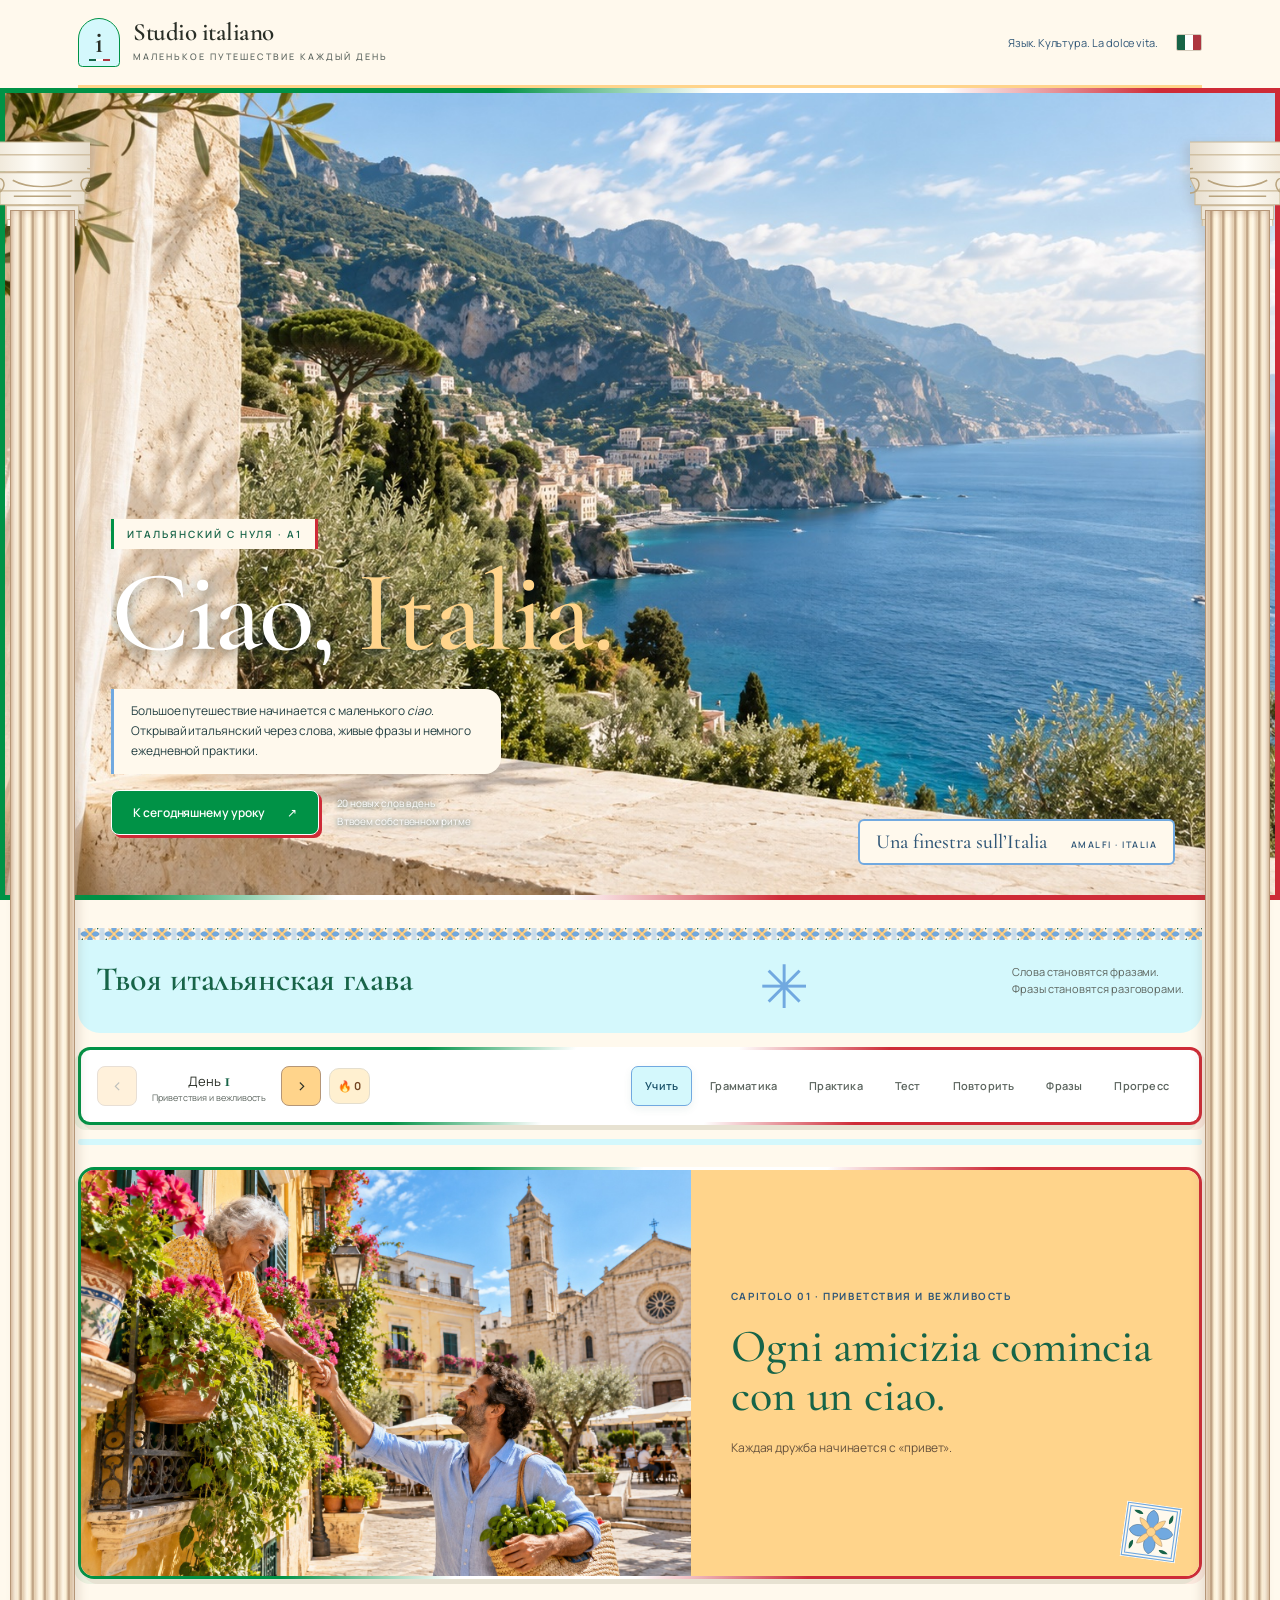
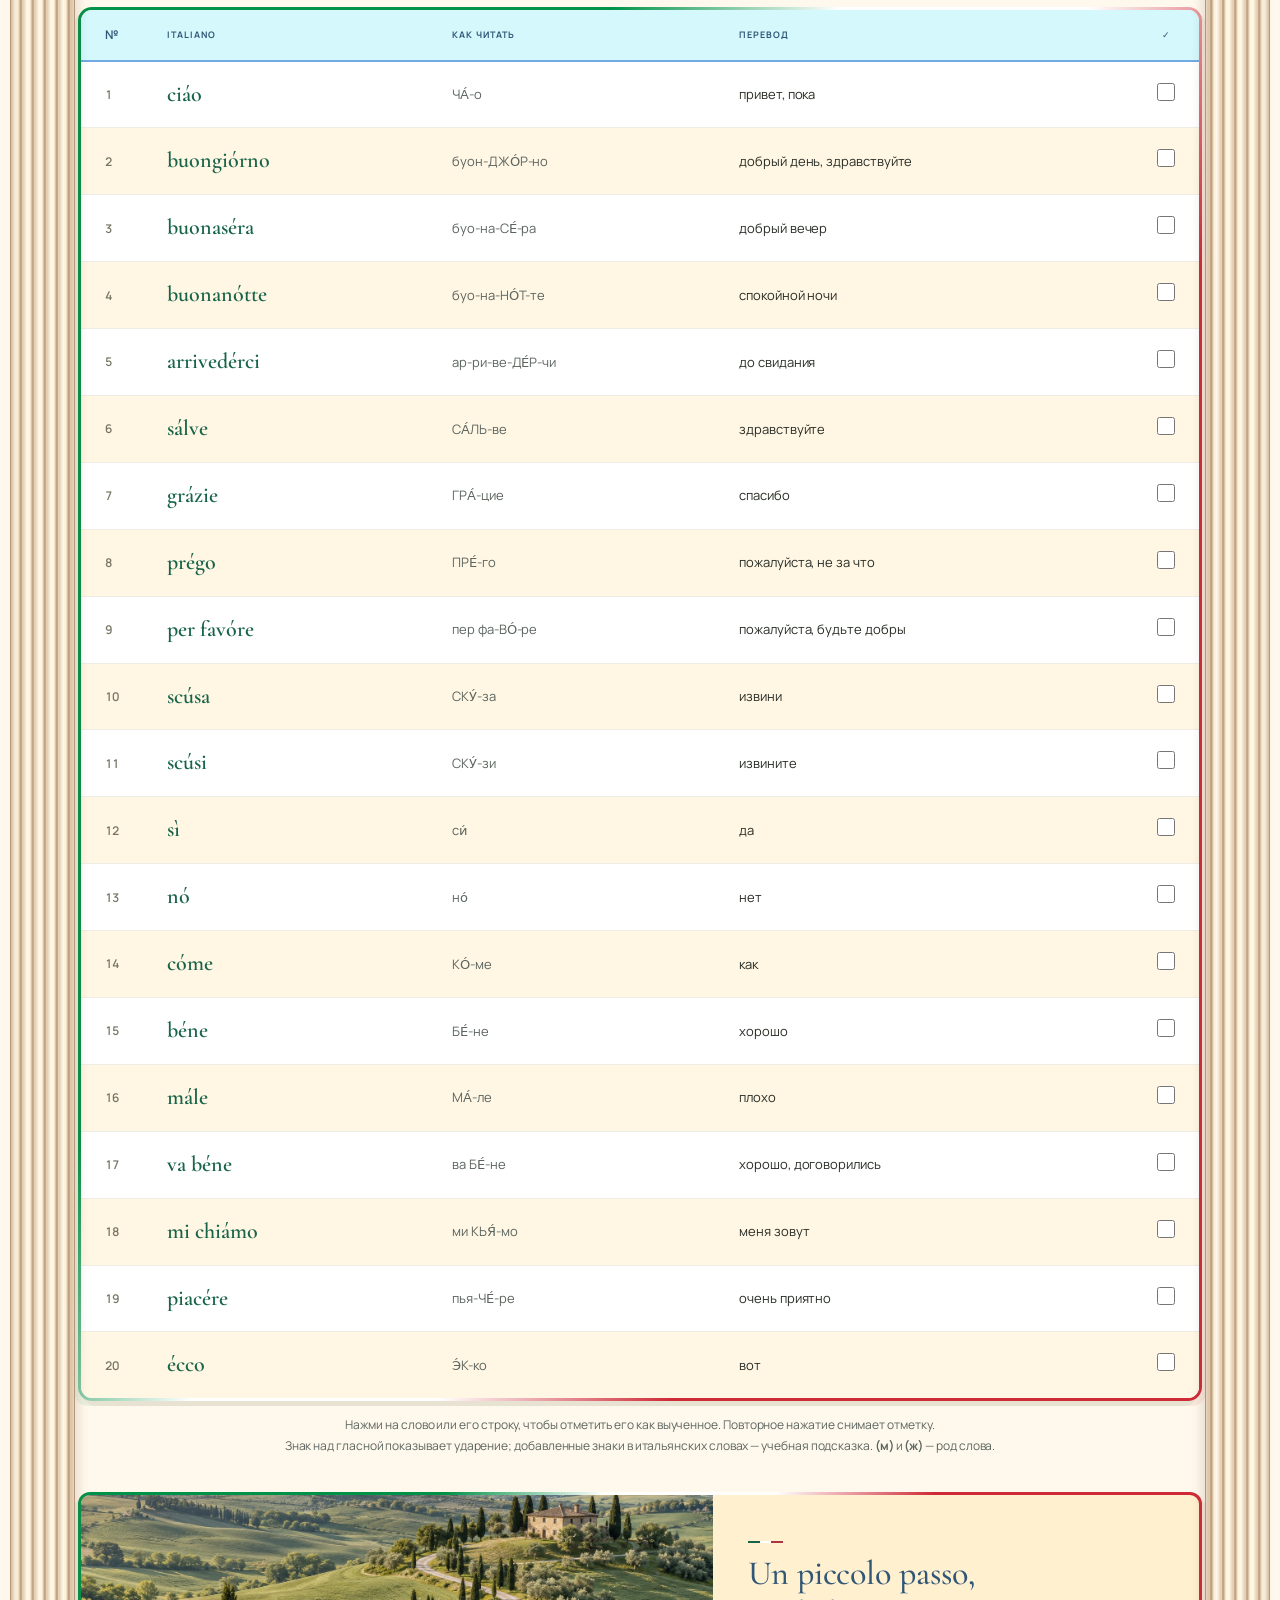
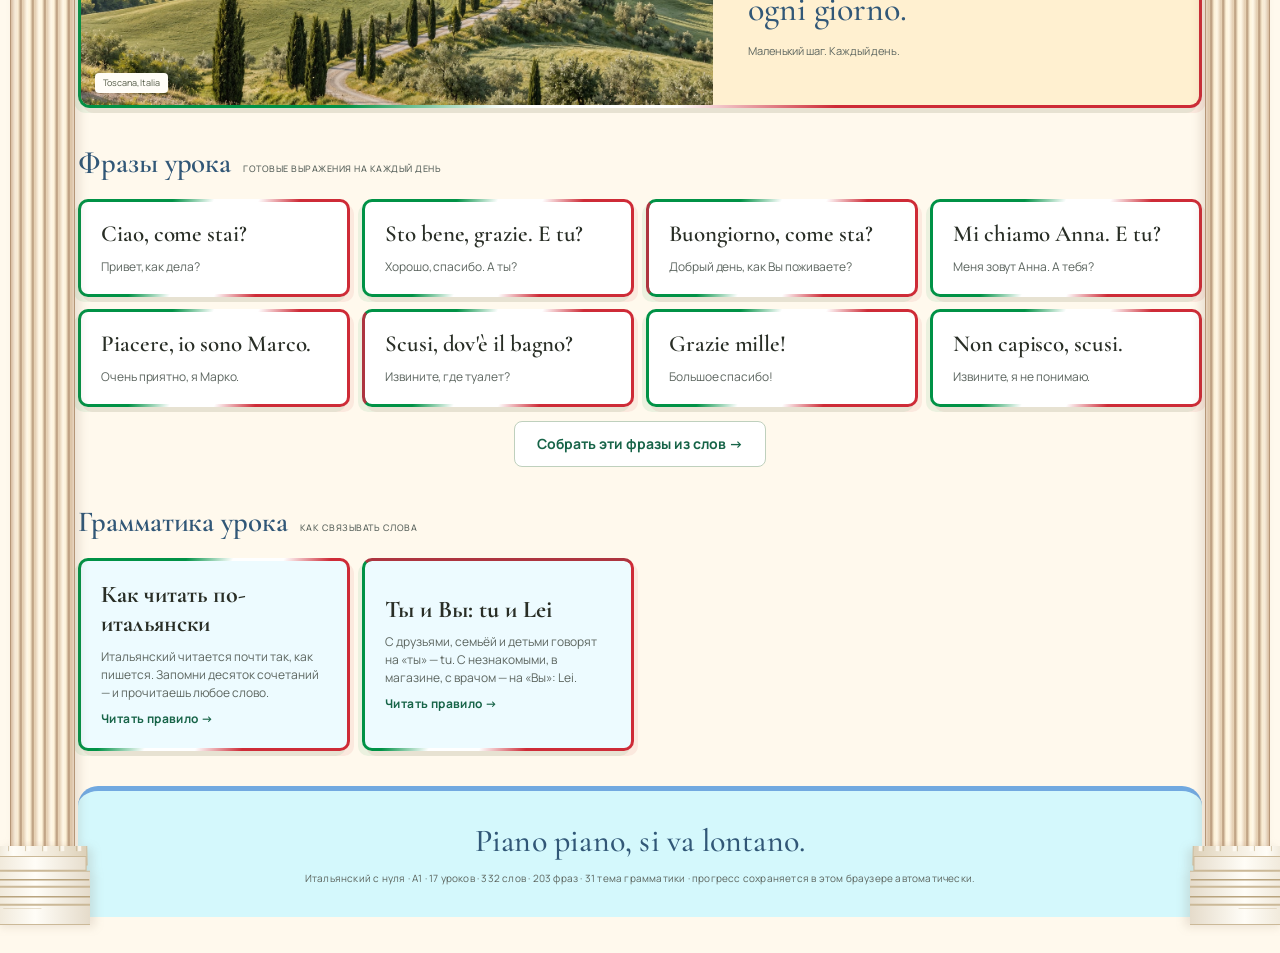
<file: italiano/index.html>
<!DOCTYPE html>
<html lang="ru">
<head>
<meta charset="UTF-8">
<meta name="viewport" content="width=device-width, initial-scale=1.0">
<title>Итальянский с нуля · A1</title>
<meta name="theme-color" content="#f7f3e9">
<link rel="stylesheet" href="assets/scrollcraft.css">
<style>

  /* ===================== ОБЩЕЕ ===================== */
  /* Совместимые стили учебных компонентов. Единственная светлая тема,
     оформление и анимации задаются в assets/italiano.css ниже. */
  html{
    color-scheme:dark;
    --font-body:'Inter',sans-serif; --font-display:'Fraunces',serif; --font-script:'Great Vibes',cursive;
    --bg:#12100e; --surface:#1b1815; --surface-2:#221e1a; --surface-3:#272220;
    --border:#332c26; --border-strong:#463b31;
    --text:#f2ece0; --muted:#9d9382;
    --accent:#17a35a; --accent-2:#e04352; --accent-bright:#3ed184;
    --good:#2fb36a; --bad:#e04352;
    --btn-text:#08170f;
    --accent-grad:linear-gradient(135deg,#17a35a,#3ed184);
    --word-grad:linear-gradient(135deg,#3ed184,#f4c25e);
    --sunset:linear-gradient(100deg,#e8913f,#e04352);
    --hero-bg:linear-gradient(160deg,#1b1430 0%,#5a2f3c 45%,#c9703a 78%,#f0a63f 100%);
    --hero-text:#f7efdd; --hero-muted:#cdbca2; --hero-title-color:#fffaf0;
    --hero-sub-grad:linear-gradient(95deg,#3ed184 0%,#8fd96a 40%,#ff6b76 100%);
    --hero-card-bg:rgba(18,15,13,.72); --hero-card-text:#d8cbb4; --hero-card-strong:#fff6e6;
    --radius:16px;
    --glow-accent:color-mix(in srgb,var(--accent) 30%,transparent);
    --glow-good:color-mix(in srgb,var(--good) 30%,transparent);
    --glow-bad:color-mix(in srgb,var(--bad) 30%,transparent);
  }
  *{box-sizing:border-box;margin:0;padding:0}
  body{
    background:var(--bg);color:var(--text);font-family:var(--font-body);
    line-height:1.6;min-height:100vh;padding:22px clamp(12px,2.5vw,40px) 70px;
    background-image:radial-gradient(color-mix(in srgb,var(--accent) 9%,transparent) 1px,transparent 1px);
    background-size:26px 26px;
    transition:background-color .3s;
  }
  body::before{content:'';position:fixed;top:-260px;left:-240px;width:760px;height:760px;
    background:radial-gradient(circle,rgba(232,145,63,.16) 0%,transparent 70%);
    pointer-events:none;z-index:0}
  body::after{content:'';position:fixed;bottom:-240px;right:-240px;width:700px;height:700px;
    background:radial-gradient(circle,rgba(23,163,90,.16) 0%,transparent 70%);
    pointer-events:none;z-index:0}
  .wrap{max-width:none;margin:0;position:relative;z-index:1}

  /* HERO */
  .hero{position:relative;margin-bottom:18px;border-radius:22px;overflow:hidden;
    border:1px solid var(--border-strong);background:var(--hero-bg);
    box-shadow:0 0 60px rgba(232,145,63,.14),0 20px 60px rgba(0,0,0,.5);
    min-height:clamp(340px,46vh,520px);display:flex;flex-direction:column;justify-content:flex-end}
  /* Два слоя фона. Верхний — своя фотография hero.jpg рядом с этим файлом;
     если её нет, слой просто не рисуется и видно нижний — нарисованный закат над Римом.
     Чтобы поставить своё фото, достаточно положить hero.jpg в эту папку. */
  .hero-bg{position:absolute;inset:0;z-index:0;
    background-image:url('hero.jpg'),url("data:image/svg+xml;charset=utf-8,%3Csvg%20xmlns%3D%22http%3A%2F%2Fwww.w3.org%2F2000%2Fsvg%22%20viewBox%3D%220%200%201600%20900%22%20preserveAspectRatio%3D%22xMidYMid%20slice%22%3E%3Cdefs%3E%3ClinearGradient%20id%3D%22sky%22%20x1%3D%220%22%20y1%3D%220%22%20x2%3D%220.12%22%20y2%3D%221%22%3E%3Cstop%20offset%3D%220%22%20stop-color%3D%22%23101538%22%2F%3E%3Cstop%20offset%3D%220.24%22%20stop-color%3D%22%2333244f%22%2F%3E%3Cstop%20offset%3D%220.44%22%20stop-color%3D%22%237d3f4c%22%2F%3E%3Cstop%20offset%3D%220.6%22%20stop-color%3D%22%23c96a3a%22%2F%3E%3Cstop%20offset%3D%220.72%22%20stop-color%3D%22%23ee9d3a%22%2F%3E%3Cstop%20offset%3D%220.84%22%20stop-color%3D%22%23f9cf5f%22%2F%3E%3C%2FlinearGradient%3E%3CradialGradient%20id%3D%22sunGlow%22%20cx%3D%220.5%22%20cy%3D%220.5%22%20r%3D%220.5%22%3E%3Cstop%20offset%3D%220%22%20stop-color%3D%22%23fff6d2%22%20stop-opacity%3D%220.95%22%2F%3E%3Cstop%20offset%3D%220.3%22%20stop-color%3D%22%23ffcf68%22%20stop-opacity%3D%220.55%22%2F%3E%3Cstop%20offset%3D%221%22%20stop-color%3D%22%23ff8f3c%22%20stop-opacity%3D%220%22%2F%3E%3C%2FradialGradient%3E%3ClinearGradient%20id%3D%22far%22%20x1%3D%220%22%20y1%3D%220%22%20x2%3D%220%22%20y2%3D%221%22%3E%3Cstop%20offset%3D%220%22%20stop-color%3D%22%238a5147%22%2F%3E%3Cstop%20offset%3D%221%22%20stop-color%3D%22%235c342e%22%2F%3E%3C%2FlinearGradient%3E%3ClinearGradient%20id%3D%22mid%22%20x1%3D%220%22%20y1%3D%220%22%20x2%3D%220%22%20y2%3D%221%22%3E%3Cstop%20offset%3D%220%22%20stop-color%3D%22%234a2822%22%2F%3E%3Cstop%20offset%3D%221%22%20stop-color%3D%22%23241412%22%2F%3E%3C%2FlinearGradient%3E%3ClinearGradient%20id%3D%22near%22%20x1%3D%220%22%20y1%3D%220%22%20x2%3D%220%22%20y2%3D%221%22%3E%3Cstop%20offset%3D%220%22%20stop-color%3D%22%231d100d%22%2F%3E%3Cstop%20offset%3D%221%22%20stop-color%3D%22%230d0706%22%2F%3E%3C%2FlinearGradient%3E%3ClinearGradient%20id%3D%22colo%22%20x1%3D%220.1%22%20y1%3D%220%22%20x2%3D%220.9%22%20y2%3D%221%22%3E%3Cstop%20offset%3D%220%22%20stop-color%3D%22%23electric%22%2F%3E%3Cstop%20offset%3D%220%22%20stop-color%3D%22%23472720%22%2F%3E%3Cstop%20offset%3D%221%22%20stop-color%3D%22%231a0e0b%22%2F%3E%3C%2FlinearGradient%3E%3C%2Fdefs%3E%3Crect%20width%3D%221600%22%20height%3D%22900%22%20fill%3D%22url(%23sky)%22%2F%3E%3Ccircle%20cx%3D%22322%22%20cy%3D%22574%22%20r%3D%22330%22%20fill%3D%22url(%23sunGlow)%22%2F%3E%3Ccircle%20cx%3D%22322%22%20cy%3D%22574%22%20r%3D%2252%22%20fill%3D%22%23fff2bc%22%20opacity%3D%220.97%22%2F%3E%3Cg%20opacity%3D%220.3%22%3E%3Cellipse%20cx%3D%22330%22%20cy%3D%22146%22%20rx%3D%22300%22%20ry%3D%2216%22%20fill%3D%22%23c98fa8%22%2F%3E%3Cellipse%20cx%3D%22940%22%20cy%3D%22108%22%20rx%3D%22340%22%20ry%3D%2213%22%20fill%3D%22%23c98fa8%22%2F%3E%3Cellipse%20cx%3D%221300%22%20cy%3D%22212%22%20rx%3D%22260%22%20ry%3D%2214%22%20fill%3D%22%23d99080%22%2F%3E%3Cellipse%20cx%3D%22600%22%20cy%3D%22266%22%20rx%3D%22250%22%20ry%3D%2212%22%20fill%3D%22%23e09a72%22%2F%3E%3C%2Fg%3E%3Cg%20opacity%3D%220.42%22%3E%3Cellipse%20cx%3D%221120%22%20cy%3D%22336%22%20rx%3D%22310%22%20ry%3D%2212%22%20fill%3D%22%23f3ae67%22%2F%3E%3Cellipse%20cx%3D%22250%22%20cy%3D%22372%22%20rx%3D%22215%22%20ry%3D%2210%22%20fill%3D%22%23f6b96e%22%2F%3E%3Cellipse%20cx%3D%22800%22%20cy%3D%22418%22%20rx%3D%22270%22%20ry%3D%229%22%20fill%3D%22%23f9c775%22%2F%3E%3Cellipse%20cx%3D%221430%22%20cy%3D%22452%22%20rx%3D%22200%22%20ry%3D%228%22%20fill%3D%22%23f9c775%22%2F%3E%3C%2Fg%3E%3Cg%20fill%3D%22url(%23far)%22%3E%3Crect%20x%3D%22168%22%20y%3D%22470%22%20width%3D%2234%22%20height%3D%22150%22%2F%3E%3Cpolygon%20points%3D%22168%2C470%20185%2C436%20202%2C470%22%2F%3E%3Cpath%20d%3D%22M770%20606%20a86%2092%200%200%201%20172%200%20z%22%2F%3E%3Crect%20x%3D%22846%22%20y%3D%22468%22%20width%3D%2220%22%20height%3D%2248%22%2F%3E%3Ccircle%20cx%3D%22856%22%20cy%3D%22464%22%20r%3D%2213%22%2F%3E%3Crect%20x%3D%22750%22%20y%3D%22558%22%20width%3D%22212%22%20height%3D%2248%22%2F%3E%3Cpath%20d%3D%22M556%20606%20a44%2048%200%200%201%2088%200%20z%22%2F%3E%3Crect%20x%3D%22592%22%20y%3D%22522%22%20width%3D%2214%22%20height%3D%2232%22%2F%3E%3Cpath%20d%3D%22M1024%20606%20a34%2036%200%200%201%2068%200%20z%22%2F%3E%3Crect%20x%3D%2240%22%20y%3D%22554%22%20width%3D%2296%22%20height%3D%2252%22%2F%3E%3Crect%20x%3D%22228%22%20y%3D%22570%22%20width%3D%22122%22%20height%3D%2236%22%2F%3E%3Crect%20x%3D%22378%22%20y%3D%22560%22%20width%3D%2290%22%20height%3D%2246%22%2F%3E%3Crect%20x%3D%22488%22%20y%3D%22578%22%20width%3D%2262%22%20height%3D%2228%22%2F%3E%3Crect%20x%3D%22658%22%20y%3D%22572%22%20width%3D%2274%22%20height%3D%2234%22%2F%3E%3Crect%20x%3D%22978%22%20y%3D%22576%22%20width%3D%2242%22%20height%3D%2230%22%2F%3E%3Crect%20x%3D%221098%22%20y%3D%22564%22%20width%3D%22112%22%20height%3D%2242%22%2F%3E%3Crect%20x%3D%221238%22%20y%3D%22578%22%20width%3D%2292%22%20height%3D%2228%22%2F%3E%3Cpolygon%20points%3D%22378%2C560%20423%2C528%20468%2C560%22%2F%3E%3Cpolygon%20points%3D%221098%2C564%201154%2C532%201210%2C564%22%2F%3E%3Crect%20x%3D%220%22%20y%3D%22602%22%20width%3D%221600%22%20height%3D%2246%22%2F%3E%3C%2Fg%3E%3Crect%20x%3D%220%22%20y%3D%22640%22%20width%3D%221600%22%20height%3D%22260%22%20fill%3D%22url(%23mid)%22%2F%3E%3Cg%20fill%3D%22url(%23mid)%22%3E%3Crect%20x%3D%2256%22%20y%3D%22596%22%20width%3D%22152%22%20height%3D%2252%22%2F%3E%3Crect%20x%3D%22248%22%20y%3D%22610%22%20width%3D%22192%22%20height%3D%2240%22%2F%3E%3Crect%20x%3D%22466%22%20y%3D%22590%22%20width%3D%22132%22%20height%3D%2260%22%2F%3E%3Crect%20x%3D%22628%22%20y%3D%22614%22%20width%3D%22172%22%20height%3D%2238%22%2F%3E%3Crect%20x%3D%22828%22%20y%3D%22598%22%20width%3D%22142%22%20height%3D%2252%22%2F%3E%3Crect%20x%3D%22998%22%20y%3D%22616%22%20width%3D%22122%22%20height%3D%2236%22%2F%3E%3Cpolygon%20points%3D%22466%2C590%20532%2C554%20598%2C590%22%2F%3E%3Cpolygon%20points%3D%22828%2C598%20899%2C564%20970%2C598%22%2F%3E%3Crect%20x%3D%221140%22%20y%3D%22620%22%20width%3D%22120%22%20height%3D%2232%22%2F%3E%3C%2Fg%3E%3Cpath%20d%3D%22M1112%20900%20L1112%20452%20C1112%20344%201196%20276%201330%20254%20C1448%20234%201556%20250%201600%20274%20L1600%20900%20Z%22%20fill%3D%22url(%23colo)%22%2F%3E%3Cg%20fill%3D%22%23ffbe6c%22%3E%3Cg%20opacity%3D%220.34%22%3E%3Crect%20x%3D%221160%22%20y%3D%22352%22%20width%3D%2242%22%20height%3D%2276%22%20rx%3D%2221%22%2F%3E%3Crect%20x%3D%221242%22%20y%3D%22322%22%20width%3D%2244%22%20height%3D%2278%22%20rx%3D%2222%22%2F%3E%3Crect%20x%3D%221330%22%20y%3D%22304%22%20width%3D%2246%22%20height%3D%2280%22%20rx%3D%2223%22%2F%3E%3Crect%20x%3D%221420%22%20y%3D%22294%22%20width%3D%2246%22%20height%3D%2280%22%20rx%3D%2223%22%2F%3E%3Crect%20x%3D%221512%22%20y%3D%22294%22%20width%3D%2246%22%20height%3D%2280%22%20rx%3D%2223%22%2F%3E%3C%2Fg%3E%3Cg%20opacity%3D%220.26%22%3E%3Crect%20x%3D%221154%22%20y%3D%22480%22%20width%3D%2244%22%20height%3D%2282%22%20rx%3D%2222%22%2F%3E%3Crect%20x%3D%221240%22%20y%3D%22456%22%20width%3D%2246%22%20height%3D%2284%22%20rx%3D%2223%22%2F%3E%3Crect%20x%3D%221330%22%20y%3D%22440%22%20width%3D%2248%22%20height%3D%2286%22%20rx%3D%2224%22%2F%3E%3Crect%20x%3D%221422%22%20y%3D%22432%22%20width%3D%2248%22%20height%3D%2286%22%20rx%3D%2224%22%2F%3E%3Crect%20x%3D%221514%22%20y%3D%22430%22%20width%3D%2248%22%20height%3D%2286%22%20rx%3D%2224%22%2F%3E%3C%2Fg%3E%3Cg%20opacity%3D%220.17%22%3E%3Crect%20x%3D%221150%22%20y%3D%22616%22%20width%3D%2246%22%20height%3D%2288%22%20rx%3D%2223%22%2F%3E%3Crect%20x%3D%221238%22%20y%3D%22598%22%20width%3D%2248%22%20height%3D%2290%22%20rx%3D%2224%22%2F%3E%3Crect%20x%3D%221330%22%20y%3D%22584%22%20width%3D%2250%22%20height%3D%2292%22%20rx%3D%2225%22%2F%3E%3Crect%20x%3D%221424%22%20y%3D%22576%22%20width%3D%2250%22%20height%3D%2292%22%20rx%3D%2225%22%2F%3E%3Crect%20x%3D%221516%22%20y%3D%22574%22%20width%3D%2250%22%20height%3D%2292%22%20rx%3D%2225%22%2F%3E%3C%2Fg%3E%3C%2Fg%3E%3Cg%20fill%3D%22%23120906%22%20opacity%3D%220.55%22%3E%3Cpath%20d%3D%22M1112%20452%20C1140%20448%201400%20402%201600%20396%20L1600%20424%20C1400%20430%201140%20476%201112%20480%20Z%22%2F%3E%3Cpath%20d%3D%22M1112%20590%20C1140%20586%201400%20546%201600%20540%20L1600%20566%20C1400%20572%201140%20612%201112%20616%20Z%22%2F%3E%3C%2Fg%3E%3Cg%20fill%3D%22url(%23near)%22%3E%3Cg%20transform%3D%22translate(700%2C-8)%22%3E%3Crect%20x%3D%22-7%22%20y%3D%22596%22%20width%3D%2214%22%20height%3D%22150%22%2F%3E%3Cellipse%20cx%3D%220%22%20cy%3D%22588%22%20rx%3D%22100%22%20ry%3D%2234%22%2F%3E%3Cellipse%20cx%3D%22-50%22%20cy%3D%22610%22%20rx%3D%2254%22%20ry%3D%2222%22%2F%3E%3Cellipse%20cx%3D%2252%22%20cy%3D%22608%22%20rx%3D%2250%22%20ry%3D%2220%22%2F%3E%3C%2Fg%3E%3Cg%20transform%3D%22translate(962%2C22)%22%3E%3Crect%20x%3D%22-6%22%20y%3D%22596%22%20width%3D%2212%22%20height%3D%22140%22%2F%3E%3Cellipse%20cx%3D%220%22%20cy%3D%22590%22%20rx%3D%2280%22%20ry%3D%2228%22%2F%3E%3Cellipse%20cx%3D%22-40%22%20cy%3D%22608%22%20rx%3D%2244%22%20ry%3D%2218%22%2F%3E%3Cellipse%20cx%3D%2242%22%20cy%3D%22606%22%20rx%3D%2242%22%20ry%3D%2217%22%2F%3E%3C%2Fg%3E%3Cg%20transform%3D%22translate(292%2C40)%22%3E%3Crect%20x%3D%22-6%22%20y%3D%22592%22%20width%3D%2212%22%20height%3D%22140%22%2F%3E%3Cellipse%20cx%3D%220%22%20cy%3D%22586%22%20rx%3D%2272%22%20ry%3D%2226%22%2F%3E%3Cellipse%20cx%3D%22-36%22%20cy%3D%22602%22%20rx%3D%2240%22%20ry%3D%2216%22%2F%3E%3Cellipse%20cx%3D%2238%22%20cy%3D%22600%22%20rx%3D%2238%22%20ry%3D%2215%22%2F%3E%3C%2Fg%3E%3Cg%20transform%3D%22translate(514%2C58)%22%3E%3Crect%20x%3D%22-5%22%20y%3D%22590%22%20width%3D%2210%22%20height%3D%22130%22%2F%3E%3Cellipse%20cx%3D%220%22%20cy%3D%22584%22%20rx%3D%2258%22%20ry%3D%2221%22%2F%3E%3Cellipse%20cx%3D%22-28%22%20cy%3D%22598%22%20rx%3D%2232%22%20ry%3D%2213%22%2F%3E%3Cellipse%20cx%3D%2230%22%20cy%3D%22596%22%20rx%3D%2230%22%20ry%3D%2212%22%2F%3E%3C%2Fg%3E%3C%2Fg%3E%3Cg%20fill%3D%22%230c0605%22%3E%3Crect%20x%3D%220%22%20y%3D%22800%22%20width%3D%221600%22%20height%3D%22100%22%2F%3E%3Cellipse%20cx%3D%2260%22%20cy%3D%22784%22%20rx%3D%22150%22%20ry%3D%2258%22%2F%3E%3Cellipse%20cx%3D%22180%22%20cy%3D%22812%22%20rx%3D%22110%22%20ry%3D%2242%22%2F%3E%3Cellipse%20cx%3D%22300%22%20cy%3D%22790%22%20rx%3D%22120%22%20ry%3D%2248%22%2F%3E%3Cellipse%20cx%3D%22440%22%20cy%3D%22816%22%20rx%3D%22128%22%20ry%3D%2240%22%2F%3E%3Cellipse%20cx%3D%22590%22%20cy%3D%22796%22%20rx%3D%22118%22%20ry%3D%2250%22%2F%3E%3Cellipse%20cx%3D%22740%22%20cy%3D%22820%22%20rx%3D%22120%22%20ry%3D%2238%22%2F%3E%3Cellipse%20cx%3D%22890%22%20cy%3D%22800%22%20rx%3D%22132%22%20ry%3D%2246%22%2F%3E%3Cellipse%20cx%3D%221060%22%20cy%3D%22818%22%20rx%3D%22128%22%20ry%3D%2238%22%2F%3E%3Cellipse%20cx%3D%221210%22%20cy%3D%22800%22%20rx%3D%22120%22%20ry%3D%2246%22%2F%3E%3Cellipse%20cx%3D%221380%22%20cy%3D%22812%22%20rx%3D%22140%22%20ry%3D%2242%22%2F%3E%3Cellipse%20cx%3D%221540%22%20cy%3D%22792%22%20rx%3D%22150%22%20ry%3D%2254%22%2F%3E%3C%2Fg%3E%3C%2Fsvg%3E");
    background-size:cover,cover;background-position:center 74%,center 74%;background-repeat:no-repeat,no-repeat}
  .hero-bg::after{content:'';position:absolute;inset:0;
    background:linear-gradient(180deg,rgba(12,8,6,.58) 0%,rgba(12,8,6,.16) 34%,rgba(12,8,6,.9) 100%),
               linear-gradient(90deg,rgba(12,8,6,.62) 0%,transparent 46%,transparent 74%,rgba(12,8,6,.52) 100%)}
  .hero::before{content:'';position:absolute;top:0;left:0;right:0;height:6px;z-index:3;
    background:linear-gradient(90deg,#009246 0 33.33%,#f7f5ef 33.33% 66.66%,#ce2b37 66.66% 100%)}
  .hero-top{position:relative;z-index:2;display:flex;justify-content:space-between;align-items:flex-start;
    padding:24px 28px 0;gap:14px;flex-wrap:wrap}
  .hero-top .meta-left{font-size:12px;color:var(--hero-muted);letter-spacing:.3px;line-height:1.7}
  .hero-top .meta-left b{color:var(--hero-text);font-weight:700}
  .hero-top .meta-right{font-size:12px;color:var(--hero-muted);text-align:right;line-height:1.9;letter-spacing:.3px}
  .hero-top .meta-right span{display:block}
  .hero-top .meta-right .dash{color:var(--accent);display:inline}
  .hero-title-wrap{position:relative;z-index:2;padding:0 28px;margin-top:auto;line-height:.85}
  .hero-title{font-family:var(--font-display);font-weight:700;font-size:clamp(62px,15vw,150px);
    letter-spacing:-2px;color:var(--hero-title-color);margin:0;text-shadow:0 4px 28px rgba(0,0,0,.75)}
  .hero-title .sub{display:block;width:fit-content;font-family:var(--font-script);font-style:italic;font-weight:500;
    font-size:clamp(32px,7vw,72px);letter-spacing:0;background:var(--hero-sub-grad);
    -webkit-background-clip:text;-webkit-text-fill-color:transparent;background-clip:text;
    margin-top:2px;margin-left:6px;padding-bottom:10px}
  .hero-bottom{position:relative;z-index:2;display:flex;justify-content:space-between;align-items:flex-end;
    gap:20px;flex-wrap:wrap;padding:16px 28px 26px}
  .hero-card{background:var(--hero-card-bg);backdrop-filter:blur(10px);-webkit-backdrop-filter:blur(10px);
    border:1px solid color-mix(in srgb,var(--accent) 35%,transparent);border-radius:14px;padding:14px 18px;
    font-size:12.5px;line-height:1.7;color:var(--hero-card-text);
    box-shadow:0 6px 24px color-mix(in srgb,var(--accent) 12%,transparent);max-width:340px}
  .hero-card b{color:var(--hero-card-strong,var(--hero-text));font-weight:700}
  .hero-desc{font-size:13px;color:var(--hero-muted);line-height:1.6;max-width:300px;text-align:right;margin-left:auto}
  .hero .tag{display:inline-block;background:color-mix(in srgb,var(--accent) 14%,transparent);
    border:1px solid color-mix(in srgb,var(--accent) 45%,transparent);color:var(--accent-bright);
    font-size:11px;font-weight:700;letter-spacing:1.2px;text-transform:uppercase;padding:4px 10px;border-radius:6px}

  /* BAR / TABS */
  .bar{display:flex;align-items:center;justify-content:space-between;gap:14px;flex-wrap:wrap;margin:22px 0 12px}
  .daynav{display:flex;align-items:center;gap:10px}
  /* Единый вид всех кнопок: зелёная обводка на тёмном, заливка — только у активной.
     Стоит перед частными правилами ниже, чтобы те могли что-то переопределить. */
  .tabs button,.subtabs button,.daynav button,.fc-nav button,.fc-progress-row button,
  .charbar button,.match-btn,.btn,.btn.ghost{
    background:color-mix(in srgb,var(--accent) 7%,transparent);
    border:1.5px solid color-mix(in srgb,var(--accent) 55%,transparent);
    color:var(--accent-bright);box-shadow:none}
  .tabs button:hover:not(:disabled),.subtabs button:hover:not(:disabled),
  .daynav button:hover:not(:disabled),.fc-nav button:hover:not(:disabled),
  .fc-progress-row button:hover:not(:disabled),.charbar button:hover:not(:disabled),
  .match-btn:hover:not(:disabled),.btn:hover:not(:disabled),.btn.ghost:hover:not(:disabled){
    border-color:var(--accent-bright);color:var(--accent-bright);
    background:color-mix(in srgb,var(--accent) 16%,transparent);
    box-shadow:0 0 18px var(--glow-accent)}
  .daynav button{background:var(--surface-2);border:1px solid var(--border-strong);color:var(--text);
    width:38px;height:38px;border-radius:10px;cursor:pointer;font-size:18px;transition:.2s;
    background:color-mix(in srgb,var(--accent) 7%,transparent);
    border:1.5px solid color-mix(in srgb,var(--accent) 55%,transparent);color:var(--accent-bright)}
  .daynav button:hover:not(:disabled){border-color:var(--accent);box-shadow:0 0 12px var(--glow-accent);color:var(--accent-bright)}
  .daynav button:disabled{opacity:.3;cursor:default}
  .daynav .label{font-size:14px;color:var(--muted);min-width:120px;text-align:center;
    background:var(--surface-2);border:1px solid var(--border);padding:6px 14px;border-radius:10px}
  .daynav .label b{color:var(--accent-bright);font-family:var(--font-display)}
  .daynav .label .sublabel{display:block;font-size:11px;line-height:1.4}
  .streak{font-size:14px;font-weight:700;color:var(--accent-bright);background:var(--surface-2);
    border:1px solid var(--border);border-radius:10px;padding:8px 12px;white-space:nowrap}
  .tabs{display:flex;gap:6px;flex-wrap:wrap}
  .tabs button{background:var(--surface-2);border:1px solid var(--border);color:var(--muted);
    padding:8px 16px;border-radius:10px;cursor:pointer;font-size:13px;font-weight:600;transition:.2s;
    letter-spacing:.2px;font-family:var(--font-body)}
  .tabs button:hover{border-color:var(--border-strong);color:var(--text)}
  .tabs button.active{background:var(--accent-grad);border-color:var(--accent-bright);color:var(--btn-text);
    box-shadow:0 0 24px var(--glow-accent),0 2px 8px rgba(0,0,0,.4)}
  .subtabs{display:none;gap:6px;flex-wrap:wrap;margin:0 0 14px;justify-content:center}
  .subtabs button{background:transparent;border:1px solid var(--border);color:var(--muted);
    padding:6px 14px;border-radius:999px;cursor:pointer;font-size:12.5px;font-weight:600;transition:.2s;font-family:var(--font-body)}
  .subtabs button:hover{border-color:var(--accent);color:var(--text)}
  .subtabs button.active{border-color:var(--accent);color:var(--accent-bright);background:color-mix(in srgb,var(--accent) 12%,transparent)}
  .badge{display:inline-block;background:var(--bad);color:#fff;font-size:10px;font-weight:700;
    border-radius:999px;padding:1px 7px;margin-left:5px;vertical-align:1px}
  .badge:empty{display:none}

  .progress{height:4px;background:var(--surface-2);border-radius:999px;overflow:hidden;margin-bottom:20px;border:1px solid var(--border)}
  .progress > div{height:100%;background:linear-gradient(90deg,#17a35a,#8fd96a,#f4c25e,#e8913f);
    width:0;transition:width .4s cubic-bezier(.4,0,.2,1);box-shadow:0 0 10px var(--glow-good)}

  /* TABLE */
  table{width:100%;border-collapse:separate;border-spacing:0;background:var(--surface);
    border:1px solid var(--border-strong);border-radius:var(--radius);overflow:hidden;
    box-shadow:0 0 30px color-mix(in srgb,var(--accent) 8%,transparent)}
  th,td{padding:13px 18px;text-align:left;border-bottom:1px solid var(--border);font-size:14px}
  th{color:var(--muted);font-weight:700;font-size:11px;text-transform:uppercase;letter-spacing:.8px;background:var(--surface-2)}
  tr:last-child td{border-bottom:none}
  tr{transition:background .15s}
  tr:hover td{background:color-mix(in srgb,var(--accent) 5%,transparent)}
  td.en{font-weight:700;cursor:pointer;position:relative;font-family:var(--font-display);font-size:15px;
    color:var(--text);transition:color .15s}
  td.en:hover{color:var(--accent-bright)}
  td.ipa{color:var(--muted);font-style:italic;white-space:nowrap;font-size:13px}
  .num{color:var(--border-strong);width:38px;font-size:12px;font-weight:600}
  .chk{width:46px;text-align:center}
  .chk input{width:17px;height:17px;accent-color:var(--good);cursor:pointer}
  tr.learned td.en{color:var(--good)}
  tr.learned{background:color-mix(in srgb,var(--good) 5%,transparent)}

  /* CARD */
  .card{background:var(--surface);border:1px solid var(--border-strong);border-radius:20px;
    padding:36px 28px;text-align:center;box-shadow:0 0 40px color-mix(in srgb,var(--accent) 10%,transparent)}
  .card .dir{color:var(--muted);font-size:11px;text-transform:uppercase;letter-spacing:1.2px;font-weight:700}
  .card .word{font-family:var(--font-display);font-size:36px;font-weight:700;margin:16px 0 4px;
    background:var(--word-grad);-webkit-background-clip:text;-webkit-text-fill-color:transparent;background-clip:text}
  .card .hint{color:var(--muted);font-size:14px;margin-bottom:18px}
  .card input[type=text]{width:100%;max-width:380px;background:var(--surface-2);border:1px solid var(--border-strong);
    color:var(--text);padding:13px 16px;border-radius:12px;font-size:16px;text-align:center;outline:none;
    transition:.2s;font-family:var(--font-body)}
  .card input[type=text]:focus{border-color:var(--accent);box-shadow:0 0 20px var(--glow-accent)}
  .card .actions{margin-top:16px;display:flex;gap:10px;justify-content:center;flex-wrap:wrap}
  .charbar{display:flex;gap:6px;justify-content:center;flex-wrap:wrap;margin:12px auto 0;max-width:420px}
  .charbar button{background:var(--surface-2);border:1px solid var(--border-strong);color:var(--accent-bright);
    width:34px;height:34px;border-radius:8px;font-size:16px;cursor:pointer;transition:.15s;font-family:var(--font-body)}
  .charbar button:hover{border-color:var(--accent);box-shadow:0 0 8px var(--glow-accent)}

  .btn{background:var(--accent-grad);border:1.5px solid var(--accent-bright);color:var(--btn-text);
    padding:12px 26px;border-radius:12px;
    font-size:14px;font-weight:700;cursor:pointer;transition:.2s;box-shadow:0 0 18px var(--glow-accent);font-family:var(--font-body)}
  .btn:hover{transform:translateY(-1px);background:var(--accent-grad);color:var(--btn-text);
    box-shadow:0 0 32px var(--glow-accent),0 4px 12px rgba(0,0,0,.4)}
  .btn:active{transform:translateY(0)}
  .btn:disabled{opacity:.4;cursor:default;transform:none;box-shadow:none}
  .btn.ghost{background:transparent;border:1px solid var(--border-strong);color:var(--muted);box-shadow:none}
  .btn.ghost:hover{border-color:var(--accent);color:var(--text);box-shadow:0 0 12px var(--glow-accent)}

  .feedback{margin-top:18px;font-size:16px;min-height:24px;font-weight:700}
  .feedback.good{color:var(--good)}
  .feedback.bad{color:var(--bad)}
  .counter{color:var(--muted);font-size:13px;margin-bottom:16px}
  .result{text-align:center;padding:30px}
  .result .score{font-family:var(--font-display);font-size:52px;font-weight:700;margin:12px 0;
    background:linear-gradient(135deg,var(--accent-bright),var(--good));
    -webkit-background-clip:text;-webkit-text-fill-color:transparent;background-clip:text}

  /* FLASHCARDS */
  #flashcards{display:none}
  .fc-wrap{perspective:1200px;width:100%;max-width:500px;margin:0 auto 24px}
  .fc-card{width:100%;height:230px;position:relative;transform-style:preserve-3d;
    transition:transform .5s cubic-bezier(.4,0,.2,1);cursor:pointer}
  .fc-card.flipped{transform:rotateY(180deg)}
  .fc-front,.fc-back{position:absolute;inset:0;background:var(--surface);border:1px solid var(--border-strong);
    border-radius:20px;backface-visibility:hidden;-webkit-backface-visibility:hidden;
    display:flex;flex-direction:column;align-items:center;justify-content:center;padding:28px;
    box-shadow:0 0 30px color-mix(in srgb,var(--accent) 10%,transparent);transition:box-shadow .3s}
  .fc-card:hover .fc-front{box-shadow:0 0 50px var(--glow-accent)}
  .fc-back{transform:rotateY(180deg);
    background:linear-gradient(135deg,color-mix(in srgb,var(--accent) 8%,transparent),var(--surface));
    border-color:var(--accent);box-shadow:0 0 40px var(--glow-accent)}
  .fc-front .fc-label,.fc-back .fc-label{font-size:10px;text-transform:uppercase;letter-spacing:1.2px;margin-bottom:14px;font-weight:700}
  .fc-front .fc-label{color:var(--muted)}
  .fc-back .fc-label{color:var(--accent)}
  .fc-front .fc-word{font-family:var(--font-display);font-size:34px;font-weight:700;
    background:var(--word-grad);-webkit-background-clip:text;-webkit-text-fill-color:transparent;background-clip:text}
  .fc-front .fc-ipa{color:var(--muted);font-style:italic;font-size:14px;margin-top:8px}
  .fc-back .fc-ru{font-size:24px;font-weight:700;color:var(--accent-bright)}
  .fc-nav{display:flex;align-items:center;justify-content:center;gap:16px;margin-bottom:16px;margin-top:20px}
  .fc-nav button{background:var(--surface-2);border:1px solid var(--border-strong);color:var(--text);
    width:42px;height:42px;border-radius:12px;cursor:pointer;font-size:20px;transition:.2s;
    background:color-mix(in srgb,var(--accent) 7%,transparent);
    border:1.5px solid color-mix(in srgb,var(--accent) 55%,transparent);color:var(--accent-bright)}
  .fc-nav button:hover:not(:disabled){border-color:var(--accent);box-shadow:0 0 14px var(--glow-accent);color:var(--accent-bright)}
  .fc-nav button:disabled{opacity:.3;cursor:default}
  .fc-counter{color:var(--muted);font-size:13px;min-width:64px;text-align:center;font-family:var(--font-display);font-weight:500}
  .fc-hint{color:var(--muted);font-size:12px;text-align:center;letter-spacing:.3px}
  /* Направление карточек: .rev показывает оборот (перевод) первым */
  .fc-dir{display:flex;justify-content:center;gap:6px;margin:0 auto 14px;flex-wrap:wrap}
  .fc-dir button{background:var(--surface-2);border:1px solid var(--border);color:var(--muted);
    padding:7px 14px;border-radius:10px;font:inherit;font-size:13px;font-weight:600;cursor:pointer;transition:.2s}
  .fc-dir button:hover{border-color:var(--border-strong);color:var(--text)}
  .fc-dir button.active{border-color:var(--accent);color:var(--accent-bright);
    background:color-mix(in srgb,var(--accent) 14%,transparent)}
  .fc-card.rev .fc-front{transform:rotateY(180deg)}
  .fc-card.rev .fc-back{transform:none}
  .fc-card.rev .sp-note-card{display:none!important}
  .fc-progress-row{display:flex;gap:10px;justify-content:center;flex-wrap:wrap;margin-top:16px}
  .fc-progress-row button{background:var(--surface-2);border:1px solid var(--border-strong);color:var(--muted);
    padding:9px 20px;border-radius:10px;cursor:pointer;font-size:13px;font-weight:600;transition:.2s;font-family:var(--font-body)}
  .fc-progress-row button:hover{border-color:var(--accent);color:var(--text);box-shadow:0 0 12px var(--glow-accent)}

  /* PHRASEBOOK (раздел «Фразы») */
  #phrasebook{display:none}
  .pb-top{display:flex;gap:12px;align-items:center;flex-wrap:wrap;justify-content:space-between;margin-bottom:14px}
  .pb-count{font-family:var(--font-display);font-size:14px;color:var(--muted);font-weight:600}
  .pb-count b{color:var(--accent-bright);font-size:17px}
  .pb-modes{display:flex;gap:6px}
  .pb-modes button{background:var(--surface-2);border:1px solid var(--border);color:var(--muted);
    padding:7px 16px;border-radius:10px;font:inherit;font-size:13px;font-weight:600;cursor:pointer;transition:.2s}
  .pb-modes button:hover{border-color:var(--border-strong);color:var(--text)}
  .pb-modes button.active{background:var(--accent-grad);border-color:transparent;color:var(--btn-text)}
  .pb-search{width:100%;background:var(--surface-2);border:1px solid var(--border-strong);color:var(--text);
    padding:11px 14px;border-radius:12px;font:inherit;font-size:14px;margin-bottom:12px;outline:none;transition:.2s}
  .pb-search:focus{border-color:var(--accent);box-shadow:0 0 16px var(--glow-accent)}
  .pb-cats{display:flex;gap:7px;flex-wrap:wrap;margin-bottom:18px}
  .pb-cats button{background:transparent;border:1px solid var(--border);color:var(--muted);
    padding:6px 12px;border-radius:999px;font:inherit;font-size:12.5px;font-weight:600;cursor:pointer;transition:.2s}
  .pb-cats button:hover{border-color:var(--accent);color:var(--text)}
  .pb-cats button.active{border-color:var(--accent);color:var(--accent-bright);
    background:color-mix(in srgb,var(--accent) 14%,transparent)}
  .pb-cats .pb-n{opacity:.55;font-weight:700;font-size:11px;margin-left:3px}
  .pb-cats .pb-more{border-style:dashed;color:var(--accent-bright);border-color:var(--border-strong)}
  .pb-cats .pb-more:hover{border-style:solid}
  .pb-group{margin-bottom:26px}
  .pb-group h3{font-family:var(--font-display);font-size:15px;color:var(--accent-bright);
    margin:0 0 10px;display:flex;align-items:center;gap:10px}
  .pb-group h3::after{content:'';flex:1;height:1px;background:var(--border)}
  .pb-list{display:grid;grid-template-columns:1fr;gap:9px}
  .pb-item{background:var(--surface);border:1px solid var(--border-strong);border-radius:13px;
    padding:12px 14px;display:flex;align-items:center;gap:12px;cursor:pointer;transition:.2s}
  .pb-item:hover{border-color:var(--accent);box-shadow:0 0 20px var(--glow-accent)}
  .pb-item .txt{flex:1;min-width:0}
  .pb-item .pit{font-family:var(--font-display);font-size:16px;font-weight:700;color:var(--text);line-height:1.35}
  .pb-item .pipa{font-size:12.5px;font-style:italic;color:var(--muted);margin-top:2px}
  .pb-item .pru{font-size:13.5px;color:var(--muted);margin-top:3px;line-height:1.45}
  .pb-item input{width:18px;height:18px;accent-color:var(--good);cursor:pointer;flex-shrink:0}
  .pb-item.done{background:color-mix(in srgb,var(--good) 6%,var(--surface));border-color:color-mix(in srgb,var(--good) 45%,transparent)}
  .pb-item.done .pit{color:var(--good)}
  .pb-empty{text-align:center;color:var(--muted);padding:36px 16px;font-size:14px}
  .fc-card.pb-card{height:270px}
  .pb-card .fc-front .fc-word{font-size:26px;line-height:1.3;text-align:center}
  .pb-card .fc-back .fc-ru{font-size:21px;line-height:1.4;text-align:center}
  .pb-card .fc-front .fc-ipa{font-size:15px;text-align:center}
  @media (max-width:600px){
    .pb-card .fc-front .fc-word{font-size:21px}
    .pb-card .fc-back .fc-ru{font-size:18px}
  }
  @media (min-width:900px){ .pb-list{grid-template-columns:1fr 1fr} }

  /* MATCH */
  #match{display:none}
  .match-grid{display:grid;grid-template-columns:1fr 1fr;gap:10px;margin-bottom:20px}
  .match-btn{background:var(--surface-2);border:1.5px solid color-mix(in srgb,var(--accent) 45%,transparent);color:var(--text);
    padding:14px 10px;border-radius:14px;cursor:pointer;font-size:13px;font-weight:500;transition:.2s;
    text-align:center;line-height:1.4;font-family:var(--font-body)}
  .match-btn:hover:not(:disabled){border-color:var(--accent);box-shadow:0 0 16px var(--glow-accent);color:var(--accent-bright)}
  .match-btn.selected{border-color:var(--accent-bright);background:var(--accent-grad);color:var(--btn-text);
    box-shadow:0 0 20px var(--glow-accent);color:var(--accent-bright)}
  .match-btn.correct{border-color:var(--good);background:color-mix(in srgb,var(--good) 26%,transparent);
    color:#eafff2;
    color:var(--good);cursor:default;box-shadow:0 0 16px var(--glow-good)}
  .match-btn.wrong{border-color:var(--bad);background:color-mix(in srgb,var(--bad) 24%,transparent);
    color:#ffe6e8;box-shadow:0 0 18px var(--glow-bad)}
  .match-btn:disabled{cursor:default}
  .match-score{color:var(--muted);font-size:13px;text-align:center;margin-bottom:14px;font-family:var(--font-display);font-weight:500}
  .match-result{text-align:center;padding:28px 16px}
  .match-result .big{font-size:48px;margin-bottom:8px}
  .match-result p{color:var(--muted);font-size:15px;margin-bottom:22px}

  #test{display:none}
  #review{display:none}

  /* STATS */
  .stat-card{background:var(--surface);border:1px solid var(--border-strong);border-radius:16px;padding:22px;
    text-align:center;box-shadow:0 0 24px color-mix(in srgb,var(--accent) 8%,transparent)}
  .stat-card .k{color:var(--muted);font-size:12px;letter-spacing:.8px;margin-bottom:10px;text-transform:uppercase}
  .stat-card .v{font-family:var(--font-display);font-size:42px;font-weight:700;color:var(--accent-bright)}
  .stat-card .s{color:var(--muted);font-size:12px;margin-top:6px}
  .stat-block{background:var(--surface);border:1px solid var(--border-strong);border-radius:16px;padding:24px;
    box-shadow:0 0 30px color-mix(in srgb,var(--accent) 8%,transparent);margin-bottom:22px}
  .stat-block h3{font-family:var(--font-display);margin-bottom:16px;font-size:16px}
  .heatmap{display:grid;grid-auto-flow:column;grid-template-rows:repeat(7,13px);gap:3px;justify-content:start;overflow-x:auto;padding-bottom:4px}
  .hm{width:13px;height:13px;border-radius:3px;background:var(--surface-2)}
  .hm1{background:color-mix(in srgb,var(--accent) 30%,var(--surface-2))}
  .hm2{background:color-mix(in srgb,var(--accent) 60%,var(--surface-2))}
  .hm3{background:var(--accent)}
  .hist-bar{height:10px;border-radius:5px;background:linear-gradient(90deg,var(--accent),var(--good))}

  /* ---- БЛОК ФРАЗ ---- */
  footer{color:var(--muted);font-size:12px;text-align:center;margin-top:36px;line-height:1.8;letter-spacing:.2px}

  ::-webkit-scrollbar{width:6px;height:6px}
  ::-webkit-scrollbar-track{background:var(--bg)}
  ::-webkit-scrollbar-thumb{background:var(--border-strong);border-radius:3px}
  ::-webkit-scrollbar-thumb:hover{background:var(--accent)}

  /* CONFETTI */
  .conf{position:fixed;top:-16px;width:8px;height:14px;z-index:2000;border-radius:2px;
    animation:confFall 2.6s ease-in forwards;pointer-events:none}
  @keyframes confFall{to{transform:translateY(105vh) rotate(720deg)}}

  @media(max-width:560px){
    .hero-top{padding:18px 18px 0}
    .hero-title-wrap{padding:0 18px}
    .hero-bottom{padding:14px 18px 20px}
    th,td{padding:10px 8px;font-size:13px}
    td.num,th.num{display:none}
    td.ipa,th.ipa{font-size:11.5px}
    .fc-front .fc-word{font-size:26px}
    .fc-back .fc-ru{font-size:18px}
    .tabs button{padding:7px 11px;font-size:12px}
    .card{padding:24px 16px}
    .card .word{font-size:28px}
  }

  @keyframes slideIn{from{opacity:0;transform:translateY(16px) scale(.99)}to{opacity:1;transform:translateY(0) scale(1)}}
  @keyframes slideOut{from{opacity:1;transform:translateY(0) scale(1)}to{opacity:0;transform:translateY(-12px) scale(.99)}}
  .slide-in{animation:slideIn .38s cubic-bezier(.22,.61,.36,1) both}
  .slide-out{animation:slideOut .22s cubic-bezier(.4,0,1,1) both}
  @keyframes rowIn{from{opacity:0;transform:translateX(-10px)}to{opacity:1;transform:translateX(0)}}
  #rows tr{animation:rowIn .35s ease both}
  @media (prefers-reduced-motion: reduce){.slide-in,.slide-out,#rows tr,.conf{animation:none !important}}

  @media (min-width:1000px){
    .hero-title{font-size:clamp(110px,12vw,190px)}
    .hero-title .sub{font-size:clamp(56px,6vw,100px)}
    th,td{padding:15px 24px;font-size:15px}
    td.en{font-size:16px}
    .fc-wrap{max-width:640px}
    .fc-card{height:300px}
    .fc-front .fc-word{font-size:44px}
    .fc-back .fc-ru{font-size:30px}
    .match-grid{max-width:900px;margin-left:auto;margin-right:auto;gap:14px}
    .match-btn{padding:18px 14px;font-size:15px}
    #test .card,#review .card{max-width:640px;margin:0 auto}
  }
  /* .wrap без max-width — контент во всю ширину экрана */

  /* ===================== ГРАММАТИКА И ФРАЗЫ ===================== */
  html{--board:#0b0a09;--flap-a:#211d1a;--flap-b:#1a1714;--flap-text:#f3ead6;--flap-end:#f4c25e;--flap-irr:#ff8a94;
    --font-board:'Barlow Condensed','Arial Narrow',sans-serif}
  .art{color:var(--muted);font-weight:500;font-family:var(--font-body);font-size:.82em;margin-right:5px}
  .hl{color:var(--flap-end);font-weight:700}
  .sect-title{font-family:var(--font-display);font-size:22px;margin:34px 0 14px;display:flex;align-items:baseline;gap:12px;flex-wrap:wrap}
  .sect-title small{font-family:var(--font-body);font-size:12px;color:var(--muted);letter-spacing:.6px;text-transform:uppercase;font-weight:600}
  .phr-list{display:grid;grid-template-columns:repeat(auto-fill,minmax(260px,1fr));gap:10px}
  .phr{background:var(--surface);border:1px solid var(--border);border-left:3px solid var(--accent);border-radius:12px;padding:12px 16px}
  .phr .it{font-family:var(--font-display);font-size:17px;font-weight:600;color:var(--text)}
  .phr .ru{color:var(--muted);font-size:13.5px;margin-top:2px}
  .gchips{display:grid;grid-template-columns:repeat(auto-fill,minmax(260px,1fr));gap:10px}
  .gchip{text-align:left;background:var(--surface);border:1px solid var(--border-strong);border-radius:14px;padding:14px 16px;
    cursor:pointer;color:var(--text);font-family:var(--font-body);transition:.2s}
  .gchip:hover{border-color:var(--flap-end);box-shadow:0 0 18px color-mix(in srgb,var(--flap-end) 22%,transparent)}
  .gchip b{display:block;font-family:var(--font-display);font-size:16px;margin-bottom:4px}
  .gchip span{color:var(--muted);font-size:13px;line-height:1.5;display:block}
  .gchip .go{color:var(--flap-end);font-size:12px;font-weight:700;margin-top:8px;letter-spacing:.4px}

  #grammar{display:none}
  .gr-layout{display:grid;grid-template-columns:290px 1fr;gap:22px;align-items:start}
  .gr-nav{position:sticky;top:14px;max-height:calc(100vh - 28px);overflow:auto;background:var(--surface);
    border:1px solid var(--border-strong);border-radius:16px;padding:10px}
  .gr-nav .grp{font-size:10.5px;letter-spacing:1px;text-transform:uppercase;color:var(--muted);font-weight:700;padding:12px 10px 4px}
  .gr-nav .grp.now{color:var(--accent-bright)}
  .gr-nav button{display:block;width:100%;text-align:left;background:none;border:0;border-radius:9px;color:var(--text);
    padding:7px 10px;font-size:13.5px;cursor:pointer;font-family:var(--font-body);line-height:1.35}
  .gr-nav button:hover{background:var(--surface-2)}
  .gr-nav button.active{background:color-mix(in srgb,var(--flap-end) 14%,transparent);color:var(--flap-end);font-weight:600}
  .gr-nav button.board-link{font-family:var(--font-board);font-size:17px;letter-spacing:1.5px;text-transform:uppercase;
    background:var(--board);color:var(--flap-end);border:1px solid var(--border-strong);margin-bottom:4px}
  .gr-main{min-width:0}
  .gr-art{background:var(--surface);border:1px solid var(--border-strong);border-radius:20px;padding:30px clamp(18px,3vw,40px);
    box-shadow:0 0 40px color-mix(in srgb,var(--accent) 8%,transparent)}
  .gr-eyebrow{font-size:11px;letter-spacing:1.2px;text-transform:uppercase;color:var(--accent-bright);font-weight:700}
  .gr-art h2{font-family:var(--font-display);font-size:clamp(26px,3.2vw,36px);line-height:1.15;margin:6px 0 12px}
  .gr-lead{font-size:16.5px;line-height:1.65;max-width:760px}
  .gr-body{color:color-mix(in srgb,var(--text) 86%,var(--muted));line-height:1.7;margin:18px 0 0;max-width:760px}
  .gr-art i{color:var(--text)}
  .gr-table-wrap{overflow-x:auto;margin:20px 0 4px}
  .gr-table{box-shadow:none;border-radius:12px;min-width:420px}
  .gr-table th,.gr-table td{padding:9px 14px;font-size:14px}
  .gr-table td:first-child{color:var(--muted);white-space:nowrap}
  .gr-table tr:hover td{background:none}
  .gr-ex{margin-top:22px;display:grid;gap:8px}
  .gr-ex div{padding:10px 16px;background:var(--surface-2);border-radius:10px}
  .gr-ex .it{font-family:var(--font-display);font-size:17px}
  .gr-ex .ru{color:var(--muted);font-size:13.5px}
  .gr-tip{margin-top:20px;padding:14px 18px;border-radius:12px;border:1px dashed color-mix(in srgb,var(--accent-2) 60%,transparent);
    background:color-mix(in srgb,var(--accent-2) 7%,transparent);font-size:14.5px;line-height:1.6}
  .gr-tip b.t{color:var(--accent-2);display:block;font-size:11px;letter-spacing:1px;text-transform:uppercase;margin-bottom:3px}
  .gr-quiz{margin-top:26px;border-top:1px solid var(--border);padding-top:18px}
  .gr-quiz h3{font-family:var(--font-display);font-size:18px;margin-bottom:10px}
  .gq{padding:10px 0;border-bottom:1px solid var(--border)}
  .gq:last-child{border-bottom:0}
  .gq .q{margin-bottom:8px;font-size:15px}
  .opts{display:flex;gap:8px;flex-wrap:wrap}
  .opt{background:color-mix(in srgb,var(--accent) 7%,transparent);border:1.5px solid color-mix(in srgb,var(--accent) 55%,transparent);
    color:var(--accent-bright);padding:7px 16px;border-radius:10px;cursor:pointer;font-size:14.5px;font-weight:600;
    font-family:var(--font-body);transition:.15s;min-width:48px}
  .opt:hover:not(:disabled){box-shadow:0 0 14px var(--glow-accent);border-color:var(--accent-bright)}
  .opt:disabled{cursor:default;opacity:.55}
  .opt.ok{opacity:1;border-color:var(--good);background:color-mix(in srgb,var(--good) 24%,transparent);color:#eafff2}
  .opt.no{opacity:1;border-color:var(--bad);background:color-mix(in srgb,var(--bad) 22%,transparent);color:#ffe6e8}
  .gr-pager{display:flex;justify-content:space-between;gap:10px;margin-top:16px;flex-wrap:wrap}
  .gr-pager .btn{padding:10px 18px}

  /* ТАБЛО СПРЯЖЕНИЙ — как вокзальное табло отправлений */
  .board{background:var(--board);border:1px solid #2b2521;border-radius:18px;padding:22px clamp(14px,3vw,34px) 26px;
    box-shadow:inset 0 2px 30px rgba(0,0,0,.7),0 18px 50px rgba(0,0,0,.45)}
  .board-head{display:flex;justify-content:space-between;align-items:flex-end;gap:14px;flex-wrap:wrap;
    border-bottom:1px solid #2b2521;padding-bottom:14px;margin-bottom:16px;font-family:var(--font-board)}
  .board-head .lbl{color:var(--flap-end);letter-spacing:3px;font-size:14px;font-weight:600}
  .board-head .verb{color:var(--flap-text);font-size:clamp(34px,5vw,54px);font-weight:700;letter-spacing:2px;line-height:1;text-transform:uppercase}
  .board-head .ru{color:#a89b86;font-family:var(--font-body);font-size:14px;margin-top:6px}
  .board-head .grp{color:#0b0a09;background:var(--flap-end);font-weight:700;letter-spacing:1.5px;font-size:14px;
    padding:3px 10px;border-radius:5px;text-transform:uppercase}
  .board-head .grp.irr{background:var(--flap-irr)}
  .brow{display:flex;align-items:center;gap:clamp(8px,2vw,20px);padding:5px 0}
  .brow .who{font-family:var(--font-board);color:#8f8472;font-size:clamp(15px,2vw,20px);letter-spacing:1px;
    width:clamp(64px,10vw,110px);text-transform:uppercase;flex:none}
  .flaps{display:flex;gap:3px}
  .flap{position:relative;width:clamp(21px,3.1vw,36px);height:clamp(32px,4.6vw,52px);border-radius:4px;
    background:linear-gradient(180deg,var(--flap-a) 0 50%,var(--flap-b) 50% 100%);
    display:flex;align-items:center;justify-content:center;font-family:var(--font-board);font-weight:600;
    font-size:clamp(20px,3vw,34px);color:var(--flap-text);text-transform:uppercase;box-shadow:0 1px 0 rgba(255,255,255,.04) inset}
  .flap::after{content:'';position:absolute;left:0;right:0;top:50%;height:1px;background:rgba(0,0,0,.75)}
  .flap.end{color:var(--flap-end)}
  .flap.irr{color:var(--flap-irr)}
  .flap.spin{animation:flapSpin .09s linear}
  @keyframes flapSpin{0%{transform:rotateX(0)}50%{transform:rotateX(80deg)}100%{transform:rotateX(0)}}
  .board-foot{display:flex;gap:18px;flex-wrap:wrap;margin-top:16px;padding-top:12px;border-top:1px solid #2b2521;
    font-size:12.5px;color:#a89b86}
  .board-foot i{display:inline-block;width:10px;height:10px;border-radius:2px;margin-right:6px;vertical-align:0}
  .board-ex{margin-top:14px;font-family:var(--font-display);color:var(--flap-text);font-size:17px}
  .board-ex span{display:block;font-family:var(--font-body);color:#a89b86;font-size:13.5px}
  .vchips{display:flex;flex-wrap:wrap;gap:6px;margin:0 0 16px}
  .vchip{background:var(--surface-2);border:1px solid var(--border-strong);color:var(--text);border-radius:999px;
    padding:5px 12px;font-size:13px;cursor:pointer;font-family:var(--font-body);transition:.15s}
  .vchip:hover{border-color:var(--flap-end)}
  .vchip.on{background:var(--flap-end);color:#1a1206;border-color:var(--flap-end);font-weight:700}
  .vchip.cur{border-color:color-mix(in srgb,var(--accent) 70%,transparent)}
  .vchips-lbl{font-size:11px;letter-spacing:1px;text-transform:uppercase;color:var(--muted);font-weight:700;margin:4px 0 8px}

  /* ПРАКТИКА: СОБЕРИ ФРАЗУ / ГЛАГОЛЫ / АРТИКЛИ / ПРАВИЛА */
  #build,#verbs,#articles,#rules{display:none}
  .drill{max-width:720px;margin:0 auto}
  .slot{min-height:62px;border-bottom:2px dashed var(--border-strong);display:flex;flex-wrap:wrap;gap:8px;
    justify-content:center;align-items:center;padding:10px 4px;margin:14px 0 18px}
  .slot.ok{border-bottom-color:var(--good)}
  .slot.no{border-bottom-color:var(--bad)}
  .bank{display:flex;flex-wrap:wrap;gap:8px;justify-content:center;min-height:48px}
  .tile{background:var(--surface-2);border:1.5px solid var(--border-strong);color:var(--text);border-radius:10px;
    padding:8px 14px;font-size:17px;cursor:pointer;font-family:var(--font-display);transition:transform .12s,border-color .12s}
  .tile:hover:not(:disabled){border-color:var(--accent-bright);transform:translateY(-2px)}
  .tile:disabled{cursor:default}
  .slot .tile{border-color:color-mix(in srgb,var(--accent) 60%,transparent)}
  .big-q{font-family:var(--font-display);font-size:clamp(24px,4vw,34px);font-weight:600;margin:14px 0 4px}
  .big-q .who{color:var(--flap-end)}
  .answer-line{margin-top:10px;font-size:15px;color:var(--muted)}
  .answer-line b{color:var(--text);font-family:var(--font-display);font-size:18px}
  .drill .opts{justify-content:center;margin-top:16px}
  .drill .opt{font-size:17px;padding:10px 20px;min-width:64px}
  .ex-bars{display:grid;gap:10px}
  .ex-bars .r{display:flex;align-items:center;gap:10px;font-size:13px}
  .ex-bars .r span:first-child{min-width:130px;color:var(--muted)}

  @media(max-width:860px){
    .gr-layout{grid-template-columns:1fr}
    .gr-nav{position:static;max-height:260px}
  }
  @media (prefers-reduced-motion: reduce){.flap.spin{animation:none}}
</style>
<link rel="stylesheet" href="assets/italiano.css">
<link rel="stylesheet" href="assets/vivace.css?v=clean-words-1">
</head>
<body>
<div class="page-colonnade" aria-hidden="true"><div class="page-column left"><span class="capital"></span><span class="shaft"></span><span class="base"></span></div><div class="page-column right"><span class="capital"></span><span class="shaft"></span><span class="base"></span></div></div>
<a class="skip-link" href="#study">Перейти к уроку</a>
<div class="wrap">
  <div class="studio-top">
    <a class="studio-brand" href="./" aria-label="Italiano, главная страница">
      <span class="studio-monogram" aria-hidden="true">i</span>
      <span class="studio-name">Studio italiano<small>маленькое путешествие каждый день</small></span>
    </a>
    <div class="studio-top-note"><span>Язык. Культура. La dolce vita.</span><span class="italian-flag" aria-label="Флаг Италии" role="img"></span></div>
  </div>
  <header class="hero" data-sc-act="flow">
    <div class="hero-copy">
      <p class="hero-kicker">Итальянский с нуля · A1</p>
      <h1 class="hero-title" lang="it">Ciao, <span class="sub">Italia.</span></h1>
      <p class="hero-intro">Большое путешествие начинается с маленького <i lang="it">ciao</i>. Открывай итальянский через слова, живые фразы и немного ежедневной практики.</p>
      <div class="hero-tools">
        <a class="hero-start" href="#study">К сегодняшнему уроку <span aria-hidden="true">↗</span></a>
        <span class="hero-note">20 новых слов в день<br>В твоём собственном ритме</span>
      </div>
      <div class="hero-card"><b>Твой итальянский начинается здесь.</b><br>Прогресс сохраняется автоматически.</div>
    </div>
    <figure class="loggia" aria-label="Светлая итальянская лоджия с видом на побережье Амальфи">
      <div class="loggia-window">
        <img src="hero.jpg?v=amalfi" width="1672" height="941" alt="Солнечная терраса с видом на зелёные склоны Амальфи и Средиземное море" fetchpriority="high" decoding="async">
      </div>
      <img class="loggia-column left" src="assets/column.svg" alt="" aria-hidden="true" width="160" height="620">
      <img class="loggia-column right" src="assets/column.svg" alt="" aria-hidden="true" width="160" height="620">
      <div class="loggia-ledge" aria-hidden="true"></div>
      <figcaption class="loggia-caption"><span lang="it">Una finestra sull’Italia</span><span>Amalfi · Italia</span></figcaption>
    </figure>
  </header>

  <main id="study" tabindex="-1">
  <div class="study-intro"><h2>Твоя итальянская глава</h2><p>Слова становятся фразами.<br>Фразы становятся разговорами.</p></div>
  <div class="bar">
    <div class="daynav">
      <button id="prev" aria-label="Предыдущий день">‹</button>
      <span class="label">День <b id="dayNum">1</b><span class="sublabel" id="daySub"></span></span>
      <button id="next" aria-label="Следующий день">›</button>
      <span class="streak" id="streakEl">🔥 0</span>
    </div>
    <div class="tabs" id="mainTabs">
      <button data-tab="learn">Учить</button>
      <button data-tab="grammar">Грамматика</button>
      <button data-tab="practice">Практика</button>
      <button data-tab="test">Тест</button>
      <button data-tab="review">Повторить<span class="badge" id="srsBadge"></span></button>
      <button data-tab="phrasebook">Фразы</button>
      <button data-tab="stats">Прогресс</button>
    </div>
  </div>

  <div class="subtabs" id="subTabs">
    <button data-mode="flashcards">Карточки</button>
    <button data-mode="match">Пары</button>
    <button data-mode="phrases">Пропуски</button>
    <button data-mode="build">Собери фразу</button>
    <button data-mode="verbs">Глаголы</button>
    <button data-mode="articles">Артикли</button>
    <button data-mode="rules">Правила</button>
  </div>

  <div class="progress"><div id="progBar"></div></div>

  <!-- LEARN -->
  <div id="learn">
    <figure class="lesson-scene" id="lessonScene">
      <div class="lesson-photo"><img id="lessonPhoto" src="assets/scenes/01.jpg" alt="Знакомство на солнечной итальянской площади" width="1536" height="1024" loading="lazy" decoding="async"></div>
      <figcaption><span class="scene-kicker" id="sceneKicker">CAPITOLO 01 · ПРИВЕТСТВИЯ</span><p lang="it" id="sceneQuote">Ogni amicizia comincia con un ciao.</p><span id="sceneTranslation">Каждая дружба начинается с «привет».</span><span class="scene-flower" aria-hidden="true">✳</span></figcaption>
    </figure>
    <table>
      <thead>
        <tr>
          <th class="num">№</th>
          <th>Italiano</th>
          <th class="ipa">Как читать</th>
          <th>Перевод</th>
          <th class="chk">✓</th>
        </tr>
      </thead>
      <tbody id="rows"><tr><td class="num">1</td><td class="en" data-i="0">ciao</td><td class="ipa">ЧА-о</td><td>привет, пока</td><td class="chk"><input type="checkbox" data-i="0"></td></tr><tr><td class="num">2</td><td class="en" data-i="1">buongiorno</td><td class="ipa">буон-ДЖОР-но</td><td>добрый день, здравствуйте</td><td class="chk"><input type="checkbox" data-i="1"></td></tr><tr><td class="num">3</td><td class="en" data-i="2">buonasera</td><td class="ipa">буо-на-СЕ-ра</td><td>добрый вечер</td><td class="chk"><input type="checkbox" data-i="2"></td></tr><tr><td class="num">4</td><td class="en" data-i="3">buonanotte</td><td class="ipa">буо-на-НОТ-те</td><td>спокойной ночи</td><td class="chk"><input type="checkbox" data-i="3"></td></tr><tr><td class="num">5</td><td class="en" data-i="4">arrivederci</td><td class="ipa">ар-ри-ве-ДЕР-чи</td><td>до свидания</td><td class="chk"><input type="checkbox" data-i="4"></td></tr><tr><td class="num">6</td><td class="en" data-i="5">salve</td><td class="ipa">САЛЬ-ве</td><td>здравствуйте</td><td class="chk"><input type="checkbox" data-i="5"></td></tr><tr><td class="num">7</td><td class="en" data-i="6">grazie</td><td class="ipa">ГРА-цие</td><td>спасибо</td><td class="chk"><input type="checkbox" data-i="6"></td></tr><tr><td class="num">8</td><td class="en" data-i="7">prego</td><td class="ipa">ПРЕ-го</td><td>пожалуйста, не за что</td><td class="chk"><input type="checkbox" data-i="7"></td></tr><tr><td class="num">9</td><td class="en" data-i="8">per favore</td><td class="ipa">пер фа-ВО-ре</td><td>пожалуйста, будьте добры</td><td class="chk"><input type="checkbox" data-i="8"></td></tr><tr><td class="num">10</td><td class="en" data-i="9">scusa</td><td class="ipa">СКУ-за</td><td>извини</td><td class="chk"><input type="checkbox" data-i="9"></td></tr><tr><td class="num">11</td><td class="en" data-i="10">scusi</td><td class="ipa">СКУ-зи</td><td>извините</td><td class="chk"><input type="checkbox" data-i="10"></td></tr><tr><td class="num">12</td><td class="en" data-i="11">sì</td><td class="ipa">си</td><td>да</td><td class="chk"><input type="checkbox" data-i="11"></td></tr><tr><td class="num">13</td><td class="en" data-i="12">no</td><td class="ipa">но</td><td>нет</td><td class="chk"><input type="checkbox" data-i="12"></td></tr><tr><td class="num">14</td><td class="en" data-i="13">come</td><td class="ipa">КО-ме</td><td>как</td><td class="chk"><input type="checkbox" data-i="13"></td></tr><tr><td class="num">15</td><td class="en" data-i="14">bene</td><td class="ipa">БЕ-не</td><td>хорошо</td><td class="chk"><input type="checkbox" data-i="14"></td></tr><tr><td class="num">16</td><td class="en" data-i="15">male</td><td class="ipa">МА-ле</td><td>плохо</td><td class="chk"><input type="checkbox" data-i="15"></td></tr><tr><td class="num">17</td><td class="en" data-i="16">va bene</td><td class="ipa">ва БЕ-не</td><td>хорошо, договорились</td><td class="chk"><input type="checkbox" data-i="16"></td></tr><tr><td class="num">18</td><td class="en" data-i="17">mi chiamo</td><td class="ipa">ми КЬЯ-мо</td><td>меня зовут</td><td class="chk"><input type="checkbox" data-i="17"></td></tr><tr><td class="num">19</td><td class="en" data-i="18">piacere</td><td class="ipa">пья-ЧЕ-ре</td><td>очень приятно</td><td class="chk"><input type="checkbox" data-i="18"></td></tr><tr><td class="num">20</td><td class="en" data-i="19">ecco</td><td class="ipa">ЭК-ко</td><td>вот</td><td class="chk"><input type="checkbox" data-i="19"></td></tr></tbody>
    </table>
    <p class="learn-help">Нажми на слово или его строку, чтобы отметить его как выученное. Повторное нажатие снимает отметку.<br>
      Знак над гласной показывает ударение; добавленные знаки в итальянских словах — учебная подсказка. <b>(м)</b> и <b>(ж)</b> — род слова.</p>
    <aside class="italian-pause" aria-label="Немного итальянского настроения">
      <figure><img src="assets/toscana.jpg" alt="Светлые холмы Тосканы, кипарисы и дорога к каменному дому" width="1536" height="1024" loading="lazy" decoding="async"><figcaption>Toscana, Italia</figcaption></figure>
      <div><span class="pause-rule" aria-hidden="true"></span><p lang="it">Un piccolo passo,<br>ogni giorno.</p><span>Маленький шаг. Каждый день.</span></div>
    </aside>
    <div id="lessonExtra"></div>
  </div>

  <!-- GRAMMAR -->
  <div id="grammar">
    <div class="gr-layout">
      <nav class="gr-nav" id="grNav"></nav>
      <div class="gr-main" id="grMain"></div>
    </div>
  </div>

  <!-- ПРАКТИКА: СОБЕРИ ФРАЗУ / ГЛАГОЛЫ / АРТИКЛИ / ПРАВИЛА -->
  <div id="build"></div>
  <div id="verbs"></div>
  <div id="articles"></div>
  <div id="rules"></div>

  <!-- FLASHCARDS -->
  <div id="flashcards">
    <div class="fc-dir" role="group" aria-label="Какой стороной показывать карточку"><button type="button" data-dir="fwd">IT → RU</button><button type="button" data-dir="rev">RU → IT</button><button type="button" data-dir="mix">Вперемешку</button></div>

    <div class="fc-wrap">
      <div class="fc-card" id="fcCard" role="button" tabindex="0" aria-label="Перевернуть карточку">
        <div class="fc-front">
          <div class="fc-label">Итальянское слово</div>
          <div class="fc-word" id="fcWord"></div>
          <div class="fc-ipa" id="fcIpa"></div>
        </div>
        <div class="fc-back">
          <div class="fc-label">Перевод</div>
          <div class="fc-ru" id="fcRu"></div>
        </div>
      </div>
    </div>
    <div class="fc-hint">Нажми на карточку, чтобы перевернуть</div>
    <div class="fc-nav">
      <button id="fcPrev" aria-label="Предыдущая карточка">‹</button>
      <span class="fc-counter" id="fcCounter">1 / 20</span>
      <button id="fcNext" aria-label="Следующая карточка">›</button>
    </div>
    <div class="fc-progress-row">
      <button onclick="markCard('know')">✓ Знаю</button>
      <button onclick="markCard('skip')">✗ Не знаю</button>
      <button onclick="shuffleFlash()">⇄ Перемешать</button>
    </div>
    <div id="fcStatus" style="color:var(--muted);font-size:13px;text-align:center;margin-top:12px"></div>
  </div>

  <!-- MATCH -->
  <div id="match">
    <div class="match-score" id="matchScore"></div>
    <div class="match-grid" id="matchGrid"></div>
    <div style="text-align:center" id="matchCtl">
      <button class="btn ghost" onclick="startMatch()">↺ Новый раунд</button>
    </div>
  </div>

  <!-- TEST -->
  <div id="test"></div>

  <!-- REVIEW (SRS) -->
  <div id="review"></div>

  <!-- PHRASES -->
  <div id="phrases" style="display:none">
    <div class="card" style="max-width:640px;margin:0 auto">
      <div class="counter" id="phrCounter"></div>
      <div class="dir">Вставь нужное слово во фразу</div>
      <div id="phrSentence" style="font-size:22px;line-height:1.6;margin:18px 0 8px;font-family:var(--font-display)"></div>
      <div class="hint" id="phrTranslation"></div>
      <input type="text" id="phrInput" autocomplete="off" autocapitalize="off" placeholder="Твой ответ...">
      <div class="charbar" id="phrChars"></div>
      <div class="actions">
        <button class="btn" id="phrCheck">Проверить</button>
        <button class="btn ghost" id="phrSkip">Не знаю</button>
      </div>
      <div class="feedback" id="phrFb"></div>
    </div>
  </div>

  <!-- PHRASEBOOK -->
  <div id="phrasebook" style="display:none">
    <div class="pb-top">
      <div class="pb-count" id="pbCount"></div>
      <div class="pb-modes">
        <button id="pbModeList" class="active">Список</button>
        <button id="pbModeCards">Карточки</button>
      </div>
    </div>
    <div id="pbListView">
      <input type="text" class="pb-search" id="pbSearch" autocomplete="off" placeholder="Поиск по фразе или переводу...">
      <div class="pb-cats" id="pbCats"></div>
      <div id="pbBody"></div>
    </div>
    <div id="pbCardsView" style="display:none">
      <div class="fc-dir" role="group" aria-label="Какой стороной показывать карточку"><button type="button" data-dir="fwd">IT → RU</button><button type="button" data-dir="rev">RU → IT</button><button type="button" data-dir="mix">Вперемешку</button></div>
      <div class="fc-wrap">
        <div class="fc-card pb-card" id="pbCard">
          <div class="fc-front">
            <div class="fc-label">Итальянская фраза</div>
            <div class="fc-word" id="pbCardIt"></div>
            <div class="fc-ipa" id="pbCardIpa"></div>
          </div>
          <div class="fc-back">
            <div class="fc-label">Перевод</div>
            <div class="fc-ru" id="pbCardRu"></div>
          </div>
        </div>
      </div>
      <div class="fc-hint">Нажми на карточку, чтобы перевернуть</div>
      <div class="fc-nav">
        <button id="pbPrev">‹</button>
        <span class="fc-counter" id="pbCounter">1 / 1</span>
        <button id="pbNext">›</button>
      </div>
      <div class="fc-progress-row">
        <button id="pbKnow">✓ Знаю</button>
        <button id="pbSkip">✗ Ещё учу</button>
        <button id="pbShuffle">⇄ Перемешать</button>
      </div>
      <div id="pbCardStatus" style="color:var(--muted);font-size:13px;text-align:center;margin-top:12px"></div>
    </div>
  </div>

  <!-- STATS -->
  <div id="stats" style="display:none">
    <div style="max-width:940px;margin:0 auto">
      <h2 style="font-family:var(--font-display);font-size:24px;margin-bottom:18px;text-align:center">Твой прогресс</h2>
      <div style="display:grid;grid-template-columns:repeat(auto-fit,minmax(200px,1fr));gap:16px;margin-bottom:22px" id="statCards"></div>
      <div class="stat-block">
        <h3>Календарь занятий · последние 12 недель</h3>
        <div id="heatmapBox"></div>
      </div>
      <div class="stat-block">
        <h3>Результаты тестов</h3>
        <div id="histBox"></div>
      </div>
      <div class="stat-block">
        <h3>Упражнения на грамматику</h3>
        <div id="exBox" class="ex-bars"></div>
      </div>
      <div class="stat-block">
        <h3>Слова текущего дня</h3>
        <div id="topWords" style="display:flex;flex-wrap:wrap;gap:8px"></div>
      </div>
      <div style="display:flex;gap:10px;justify-content:center;margin-top:20px;flex-wrap:wrap">
        <button class="btn ghost" onclick="exportProgress()">⬇ Скачать прогресс</button>
        <label class="btn ghost" style="cursor:pointer">⬆ Загрузить прогресс<input type="file" id="impFile" accept=".json" style="display:none"></label>
      </div>
    </div>
  </div>

  </main>
  <footer>
    <span class="studio-close" lang="it">Piano piano, si va lontano.</span>
    <span id="footer">Итальянский с нуля · A1 · прогресс сохраняется в этом браузере автоматически.</span>
  </footer>
</div>

<script id="phrasebook-data" type="application/json">
{"groups":[{"cat":"Приветствия и вежливость","items":[{"it":"Ciao, come stai?","ipa":"ЧА-о, КО-ме СТАЙ?","ru":"Привет, как дела?"},{"it":"Sto bene, grazie. E tu?","ipa":"СТО БЭ-не, ГРА-цие. Э ТУ?","ru":"Хорошо, спасибо. А ты?"},{"it":"Buongiorno, come sta?","ipa":"буон-ДЖОР-но, КО-ме СТА?","ru":"Добрый день, как Вы поживаете?"},{"it":"Mi chiamo Anna. E tu?","ipa":"ми КЬЯ-мо АН-на. Э ТУ?","ru":"Меня зовут Анна. А тебя?"},{"it":"Piacere, io sono Marco.","ipa":"пья-ЧЭ-ре, И-о СО-но МАР-ко.","ru":"Очень приятно, я Марко."},{"it":"Scusi, dov'è il bagno?","ipa":"СКУ-зи, до-ВЭ иль БА-ньо?","ru":"Извините, где туалет?"},{"it":"Grazie mille!","ipa":"ГРА-цие МИЛ-ле!","ru":"Большое спасибо!"},{"it":"Non capisco, scusi.","ipa":"нон ка-ПИ-ско, СКУ-зи.","ru":"Извините, я не понимаю."}]},{"cat":"Люди и семья","items":[{"it":"Questa è mia madre.","ipa":"КУЭ-ста Э МИ-а МА-дре.","ru":"Это моя мама."},{"it":"Ho un fratello e una sorella.","ipa":"О ун фра-ТЭЛ-ло э У-на со-РЭЛ-ла.","ru":"У меня есть брат и сестра."},{"it":"Mio padre si chiama Paolo.","ipa":"МИ-о ПА-дре си КЬЯ-ма ПА-о-ло.","ru":"Моего отца зовут Паоло."},{"it":"La mia famiglia è piccola.","ipa":"ла МИ-а фа-МИ-лья Э ПИК-ко-ла.","ru":"Моя семья маленькая."},{"it":"Hai figli?","ipa":"АЙ ФИ-льи?","ru":"У тебя есть дети?"},{"it":"Ho due figli.","ipa":"О ДУ-е ФИ-льи.","ru":"У меня двое детей."},{"it":"Marco è un mio amico.","ipa":"МАР-ко Э ун МИ-о а-МИ-ко.","ru":"Марко — мой друг."},{"it":"Come si chiama tua moglie?","ipa":"КО-ме си КЬЯ-ма ТУ-а МО-лье?","ru":"Как зовут твою жену?"}]},{"cat":"Еда и напитки","items":[{"it":"Un caffè, per favore.","ipa":"ун каф-ФЭ, пер фа-ВО-ре.","ru":"Кофе, пожалуйста."},{"it":"Mi piace la pizza.","ipa":"ми ПЬЯ-че ла ПИ-цца.","ru":"Мне нравится пицца."},{"it":"Non mangio carne.","ipa":"нон МАН-джо КАР-не.","ru":"Я не ем мясо."},{"it":"Vorrei un bicchiere d'acqua.","ipa":"вор-РЭЙ ун бик-КЬЭ-ре ДАК-куа.","ru":"Я хотел бы стакан воды."},{"it":"Il pesce è fresco?","ipa":"иль ПЭ-ше Э ФРЭ-ско?","ru":"Рыба свежая?"},{"it":"Facciamo colazione insieme?","ipa":"фач-ЧА-мо ко-ла-ЦИО-не ин-СЬЭ-ме?","ru":"Позавтракаем вместе?"},{"it":"Che cosa mangi a pranzo?","ipa":"ке КО-за МАН-джи а ПРАН-цо?","ru":"Что ты ешь на обед?"},{"it":"Un tè senza zucchero.","ipa":"ун ТЭ СЭН-ца ЦУК-ке-ро.","ru":"Чай без сахара."}]},{"cat":"Город, дом и дорога","items":[{"it":"Dov'è la stazione?","ipa":"до-ВЭ ла ста-ЦИО-не?","ru":"Где вокзал?"},{"it":"La piazza è a destra.","ipa":"ла ПЬЯ-цца Э а ДЭ-стра.","ru":"Площадь справа."},{"it":"Gira a sinistra.","ipa":"ДЖИ-ра а си-НИ-стра.","ru":"Поверни налево."},{"it":"C'è un albergo qui vicino?","ipa":"ЧЭ ун аль-БЭР-го куи ви-ЧИ-но?","ru":"Здесь рядом есть гостиница?"},{"it":"Vorrei una camera per due.","ipa":"вор-РЭЙ У-на КА-ме-ра пер ДУ-е.","ru":"Я хотел бы номер на двоих."},{"it":"Un biglietto per Roma, per favore.","ipa":"ун би-ЛЬЕТ-то пер РО-ма, пер фа-ВО-ре.","ru":"Один билет до Рима, пожалуйста."},{"it":"Il negozio è chiuso.","ipa":"иль не-ГО-цио Э КЬЮ-зо.","ru":"Магазин закрыт."},{"it":"Abito in una piccola città.","ipa":"А-би-то ин У-на ПИК-ко-ла чит-ТА.","ru":"Я живу в маленьком городе."}]},{"cat":"Базовые слова и глаголы","items":[{"it":"Sono di Mosca.","ipa":"СО-но ди МО-ска.","ru":"Я из Москвы."},{"it":"Hai tempo oggi?","ipa":"АЙ ТЭМ-по ОД-джи?","ru":"У тебя есть время сегодня?"},{"it":"Che cosa fai domani?","ipa":"ке КО-за ФАЙ до-МА-ни?","ru":"Что ты делаешь завтра?"},{"it":"Domani vado a Roma.","ipa":"до-МА-ни ВА-до а РО-ма.","ru":"Завтра я еду в Рим."},{"it":"Voglio bere un caffè.","ipa":"ВО-льо БЭ-ре ун каф-ФЭ.","ru":"Я хочу выпить кофе."},{"it":"Posso parlare italiano?","ipa":"ПОС-со пар-ЛА-ре и-та-ЛЬЯ-но?","ru":"Можно говорить по-итальянски?"},{"it":"Non capisco bene.","ipa":"нон ка-ПИ-ско БЭ-не.","ru":"Я плохо понимаю."},{"it":"La casa è molto bella.","ipa":"ла КА-за Э МОЛ-то БЭЛ-ла.","ru":"Дом очень красивый."}]},{"cat":"Я, ты, мы: местоимения и связки","items":[{"it":"Chi è lui?","ipa":"КИ Э ЛУЙ?","ru":"Кто он?"},{"it":"Noi siamo amici.","ipa":"НОЙ СЬЯ-мо а-МИ-чи.","ru":"Мы друзья."},{"it":"Anche io parlo italiano.","ipa":"АН-ке И-о ПАР-ло и-та-ЛЬЯ-но.","ru":"Я тоже говорю по-итальянски."},{"it":"Che cosa è questo?","ipa":"ке КО-за Э КУЭ-сто?","ru":"Что это?"},{"it":"Perché non vieni con noi?","ipa":"пер-КЭ нон ВЬЭ-ни кон НОЙ?","ru":"Почему ты не идёшь с нами?"},{"it":"Quando torni?","ipa":"КУАН-до ТОР-ни?","ru":"Когда ты вернёшься?"},{"it":"Io sono qui, ma lui no.","ipa":"И-о СО-но КУИ, ма ЛУЙ НО.","ru":"Я здесь, а он нет."},{"it":"Lei parla russo?","ipa":"ЛЭЙ ПАР-ла РУС-со?","ru":"Вы говорите по-русски?"}]},{"cat":"Числа и время","items":[{"it":"Che ore sono?","ipa":"ке О-ре СО-но?","ru":"Который час?"},{"it":"Sono le tre.","ipa":"СО-но ле ТРЭ.","ru":"Три часа."},{"it":"È l'una.","ipa":"Э ЛУ-на.","ru":"Час дня."},{"it":"Sono le otto e mezzo.","ipa":"СО-но ле ОТ-то э МЭД-дзо.","ru":"Половина девятого."},{"it":"A che ora parte il treno?","ipa":"а ке О-ра ПАР-те иль ТРЭ-но?","ru":"Во сколько отправляется поезд?"},{"it":"Alle nove di sera.","ipa":"АЛ-ле НО-ве ди СЭ-ра.","ru":"В девять вечера."},{"it":"Ho venti anni.","ipa":"О ВЭН-ти АН-ни.","ru":"Мне двадцать лет."},{"it":"Un momento, per favore.","ipa":"ун мо-МЭН-то, пер фа-ВО-ре.","ru":"Минутку, пожалуйста."}]},{"cat":"Работа, учёба, страны","items":[{"it":"Che lavoro fai?","ipa":"ке ла-ВО-ро ФАЙ?","ru":"Кем ты работаешь?"},{"it":"Faccio l'insegnante.","ipa":"ФАЧ-чо лин-се-НЬЯН-те.","ru":"Я работаю учителем."},{"it":"Dove lavori?","ipa":"ДО-ве ла-ВО-ри?","ru":"Где ты работаешь?"},{"it":"Lavoro in un ufficio.","ipa":"ла-ВО-ро ин ун уф-ФИ-чо.","ru":"Я работаю в офисе."},{"it":"Studio l'italiano.","ipa":"СТУ-дио ли-та-ЛЬЯ-но.","ru":"Я учу итальянский."},{"it":"Di dove sei?","ipa":"ди ДО-ве СЭЙ?","ru":"Откуда ты?"},{"it":"Sono russa.","ipa":"СО-но РУС-са.","ru":"Я русская."},{"it":"Abito a Mosca.","ipa":"А-би-то а МО-ска.","ru":"Я живу в Москве."}]},{"cat":"Дни недели и времена года","items":[{"it":"Oggi è lunedì.","ipa":"ОД-джи Э лу-не-ДИ.","ru":"Сегодня понедельник."},{"it":"Ci vediamo sabato!","ipa":"чи ве-ДЬЯ-мо СА-ба-то!","ru":"Увидимся в субботу!"},{"it":"Il sabato non lavoro.","ipa":"иль СА-ба-то нон ла-ВО-ро.","ru":"По субботам я не работаю."},{"it":"Che cosa fai il fine settimana?","ipa":"ке КО-за ФАЙ иль ФИ-не сет-ти-МА-на?","ru":"Что ты делаешь на выходных?"},{"it":"Il mio compleanno è in estate.","ipa":"иль МИ-о ком-пле-АН-но Э ин э-СТА-те.","ru":"Мой день рождения летом."},{"it":"D'estate vado sempre al mare.","ipa":"дэ-СТА-те ВА-до СЭМ-пре аль МА-ре.","ru":"Летом я всегда езжу на море."},{"it":"Non lavoro mai la domenica.","ipa":"нон ла-ВО-ро МАЙ ла до-МЭ-ни-ка.","ru":"Я никогда не работаю по воскресеньям."},{"it":"Tanti auguri!","ipa":"ТАН-ти ау-ГУ-ри!","ru":"Поздравляю!"}]},{"cat":"В кафе и ресторане","items":[{"it":"Avete un tavolo libero?","ipa":"а-ВЭ-те ун ТА-во-ло ЛИ-бе-ро?","ru":"У вас есть свободный столик?"},{"it":"Vorrei ordinare.","ipa":"вор-РЭЙ ор-ди-НА-ре.","ru":"Я хотел бы заказать."},{"it":"Posso vedere il menù?","ipa":"ПОС-со ве-ДЭ-ре иль ме-НУ?","ru":"Можно посмотреть меню?"},{"it":"Per me, la pasta.","ipa":"пер МЭ, ла ПА-ста.","ru":"Мне пасту."},{"it":"Da bere, un bicchiere di vino rosso.","ipa":"да БЭ-ре, ун бик-КЬЭ-ре ди ВИ-но РОС-со.","ru":"Из напитков — бокал красного вина."},{"it":"Mi porta il conto, per favore?","ipa":"ми ПОР-та иль КОН-то, пер фа-ВО-ре?","ru":"Принесите, пожалуйста, счёт."},{"it":"È tutto buonissimo!","ipa":"Э ТУТ-то буо-НИС-си-мо!","ru":"Всё очень вкусно!"},{"it":"Posso pagare con la carta?","ipa":"ПОС-со па-ГА-ре кон ла КАР-та?","ru":"Можно заплатить картой?"}]},{"cat":"Свободное время","items":[{"it":"Che cosa ti piace fare?","ipa":"ке КО-за ти ПЬЯ-че ФА-ре?","ru":"Что ты любишь делать?"},{"it":"Mi piace leggere.","ipa":"ми ПЬЯ-че ЛЭД-дже-ре.","ru":"Я люблю читать."},{"it":"Non mi piace il calcio.","ipa":"нон ми ПЬЯ-че иль КАЛ-чо.","ru":"Я не люблю футбол."},{"it":"Mi piacciono i film italiani.","ipa":"ми ПЬЯЧ-чо-но и ФИЛЬМ и-та-ЛЬЯ-ни.","ru":"Мне нравятся итальянские фильмы."},{"it":"Giochi a calcio?","ipa":"ДЖО-ки а КАЛ-чо?","ru":"Ты играешь в футбол?"},{"it":"Andiamo al cinema stasera?","ipa":"ан-ДЬЯ-мо аль ЧИ-не-ма ста-СЭ-ра?","ru":"Пойдём сегодня вечером в кино?"},{"it":"Esco con gli amici.","ipa":"Э-ско кон ли а-МИ-чи.","ru":"Я гуляю с друзьями."},{"it":"Ti piace ballare?","ipa":"ти ПЬЯ-че бал-ЛА-ре?","ru":"Ты любишь танцевать?"}]},{"cat":"Дом и квартира","items":[{"it":"Abito in un appartamento.","ipa":"А-би-то ин ун ап-пар-та-МЭН-то.","ru":"Я живу в квартире."},{"it":"La mia casa ha tre camere.","ipa":"ла МИ-а КА-за А трэ КА-ме-ре.","ru":"В моём доме три комнаты."},{"it":"C'è un giardino?","ipa":"ЧЭ ун джар-ДИ-но?","ru":"Есть сад?"},{"it":"La cucina è piccola ma bella.","ipa":"ла ку-ЧИ-на Э ПИК-ко-ла ма БЭЛ-ла.","ru":"Кухня маленькая, но красивая."},{"it":"Dove sono le chiavi?","ipa":"ДО-ве СО-но ле КЬЯ-ви?","ru":"Где ключи?"},{"it":"Abito al secondo piano.","ipa":"А-би-то аль се-КОН-до ПЬЯ-но.","ru":"Я живу на втором этаже."},{"it":"Il mercato è vicino a casa.","ipa":"иль мер-КА-то Э ви-ЧИ-но а КА-за.","ru":"Рынок рядом с домом."},{"it":"L'affitto è troppo caro.","ipa":"лаф-ФИТ-то Э ТРОП-по КА-ро.","ru":"Аренда слишком дорогая."}]},{"cat":"Одежда, цвета, покупки","items":[{"it":"Quanto costa?","ipa":"КУАН-то КО-ста?","ru":"Сколько стоит?"},{"it":"Quanto costano le scarpe?","ipa":"КУАН-то КО-ста-но ле СКАР-пе?","ru":"Сколько стоят туфли?"},{"it":"Posso provare?","ipa":"ПОС-со про-ВА-ре?","ru":"Можно примерить?"},{"it":"Avete una taglia più grande?","ipa":"а-ВЭ-те У-на ТА-лья пью ГРАН-де?","ru":"У вас есть размер побольше?"},{"it":"È troppo caro.","ipa":"Э ТРОП-по КА-ро.","ru":"Это слишком дорого."},{"it":"Vorrei una maglietta bianca.","ipa":"вор-РЭЙ У-на ма-ЛЬЕТ-та БЬЯН-ка.","ru":"Я хотел бы белую футболку."},{"it":"Il rosso è il mio colore preferito.","ipa":"иль РОС-со Э иль МИ-о ко-ЛО-ре пре-фе-РИ-то.","ru":"Красный — мой любимый цвет."},{"it":"Prendo questa giacca.","ipa":"ПРЭН-до КУЭ-ста ДЖАК-ка.","ru":"Я беру эту куртку."}]},{"cat":"Погода и путешествия","items":[{"it":"Che tempo fa?","ipa":"ке ТЭМ-по ФА?","ru":"Какая погода?"},{"it":"Fa caldo.","ipa":"фа КАЛЬ-до.","ru":"Жарко."},{"it":"Fa freddo.","ipa":"фа ФРЭД-до.","ru":"Холодно."},{"it":"Oggi piove.","ipa":"ОД-джи ПЬО-ве.","ru":"Сегодня идёт дождь."},{"it":"C'è il sole.","ipa":"ЧЭ иль СО-ле.","ru":"Светит солнце."},{"it":"Dove vai in vacanza?","ipa":"ДО-ве ВАЙ ин ва-КАН-ца?","ru":"Куда ты едешь в отпуск?"},{"it":"Quando parte l'aereo?","ipa":"КУАН-до ПАР-те ла-Э-ре-о?","ru":"Когда вылетает самолёт?"},{"it":"Torno a casa domani.","ipa":"ТОР-но а КА-за до-МА-ни.","ru":"Я вернусь домой завтра."}]},{"cat":"Тело и здоровье","items":[{"it":"Non sto bene.","ipa":"нон СТО БЭ-не.","ru":"Я плохо себя чувствую."},{"it":"Mi fa male la testa.","ipa":"ми фа МА-ле ла ТЭ-ста.","ru":"У меня болит голова."},{"it":"Ho mal di pancia.","ipa":"О маль ди ПАН-ча.","ru":"У меня болит живот."},{"it":"Ho la febbre.","ipa":"О ла ФЭБ-бре.","ru":"У меня температура."},{"it":"Ho bisogno di un medico.","ipa":"О би-ЗО-нью ди ун МЭ-ди-ко.","ru":"Мне нужен врач."},{"it":"Dov'è una farmacia?","ipa":"до-ВЭ У-на фар-ма-ЧИ-а?","ru":"Где тут аптека?"},{"it":"Sono molto stanco.","ipa":"СО-но МОЛ-то СТАН-ко.","ru":"Я очень устал."},{"it":"Mi fanno male i piedi.","ipa":"ми ФАН-но МА-ле и ПЬЭ-ди.","ru":"У меня болят ноги."}]},{"cat":"Главные глаголы","items":[{"it":"Non lo so.","ipa":"нон ло СО.","ru":"Я не знаю."},{"it":"Conosci Marco?","ipa":"ко-НО-ши МАР-ко?","ru":"Ты знаешь Марко?"},{"it":"Vieni con me?","ipa":"ВЬЭ-ни кон МЭ?","ru":"Пойдёшь со мной?"},{"it":"Che cosa prendi?","ipa":"ке КО-за ПРЭН-ди?","ru":"Что ты будешь?"},{"it":"Ci vediamo domani!","ipa":"чи ве-ДЬЯ-мо до-МА-ни!","ru":"Увидимся завтра!"},{"it":"Cerco la stazione.","ipa":"ЧЭР-ко ла ста-ЦИО-не.","ru":"Я ищу вокзал."},{"it":"Ti aspetto al bar.","ipa":"ти а-СПЭТ-то аль БАР.","ru":"Жду тебя в баре."},{"it":"Ieri ho visto un film.","ipa":"ЙЭ-ри О ВИ-сто ун ФИЛЬМ.","ru":"Вчера я посмотрел фильм."},{"it":"Ieri sono andato al mare.","ipa":"ЙЭ-ри СО-но ан-ДА-то аль МА-ре.","ru":"Вчера я ездил на море."}]},{"cat":"Знакомство и общение","items":[{"it":"Parli inglese?","ipa":"ПАР-ли ин-ГЛЭ-зе?","ru":"Ты говоришь по-английски?"},{"it":"Può parlare più lentamente?","ipa":"пу-О пар-ЛА-ре пью лен-та-МЭН-те?","ru":"Можете говорить помедленнее?"},{"it":"Può ripetere, per favore?","ipa":"пу-О ри-ПЭ-те-ре, пер фа-ВО-ре?","ru":"Можете повторить, пожалуйста?"},{"it":"Come si dice «grazie» in russo?","ipa":"КО-ме си ДИ-че «ГРА-цие» ин РУС-со?","ru":"Как будет «grazie» по-русски?"},{"it":"Che cosa significa?","ipa":"ке КО-за си-НЬИ-фи-ка?","ru":"Что это значит?"},{"it":"Non parlo bene italiano.","ipa":"нон ПАР-ло БЭ-не и-та-ЛЬЯ-но.","ru":"Я плохо говорю по-итальянски."},{"it":"Sono qui da una settimana.","ipa":"СО-но КУИ да У-на сет-ти-МА-на.","ru":"Я здесь уже неделю."},{"it":"Sono in Italia per studiare.","ipa":"СО-но ин и-ТА-лья пер сту-ДЬЯ-ре.","ru":"Я в Италии, чтобы учиться."}]},{"cat":"Помощь и просьбы","items":[{"it":"Mi può aiutare, per favore?","ipa":"ми пу-О а-ю-ТА-ре, пер фа-ВО-ре?","ru":"Можете мне помочь, пожалуйста?"},{"it":"Ho un problema.","ipa":"О ун про-БЛЭ-ма.","ru":"У меня проблема."},{"it":"Ho perso il telefono.","ipa":"О ПЭР-со иль те-ЛЭ-фо-но.","ru":"Я потерял телефон."},{"it":"Può scrivere l'indirizzo?","ipa":"пу-О СКРИ-ве-ре лин-ди-РИЦ-цо?","ru":"Можете написать адрес?"},{"it":"Dov'è la polizia?","ipa":"до-ВЭ ла по-ли-ЦИ-а?","ru":"Где полиция?"},{"it":"Chiami un'ambulanza!","ipa":"КЬЯ-ми ун-ам-бу-ЛАН-ца!","ru":"Вызовите скорую!"},{"it":"Attenzione!","ipa":"ат-тен-ЦИО-не!","ru":"Осторожно!"},{"it":"Non fa niente.","ipa":"нон фа НЬЭН-те.","ru":"Ничего страшного."}]},{"cat":"Транспорт и ориентирование","items":[{"it":"Come arrivo in centro?","ipa":"КО-ме ар-РИ-во ин ЧЭН-тро?","ru":"Как добраться до центра?"},{"it":"Dov'è la fermata dell'autobus?","ipa":"до-ВЭ ла фер-МА-та дель-АУ-то-бус?","ru":"Где остановка автобуса?"},{"it":"Quanto costa il biglietto?","ipa":"КУАН-то КО-ста иль би-ЛЬЕТ-то?","ru":"Сколько стоит билет?"},{"it":"Questo treno va a Milano?","ipa":"КУЭ-сто ТРЭ-но ВА а ми-ЛА-но?","ru":"Этот поезд идёт в Милан?"},{"it":"Da che binario parte?","ipa":"да ке би-НА-рио ПАР-те?","ru":"С какой платформы отправляется?"},{"it":"Scendo alla prossima fermata.","ipa":"ШЭН-до АЛ-ла ПРОС-си-ма фер-МА-та.","ru":"Я выхожу на следующей остановке."},{"it":"È lontano da qui?","ipa":"Э лон-ТА-но да КУИ?","ru":"Это далеко отсюда?"},{"it":"Vado a piedi.","ipa":"ВА-до а ПЬЭ-ди.","ru":"Я иду пешком."}]},{"cat":"В гостинице","items":[{"it":"Ho una prenotazione a nome Ivanov.","ipa":"О У-на пре-но-та-ЦИО-не а НО-ме и-ВА-нов.","ru":"У меня бронь на имя Иванов."},{"it":"A che ora è la colazione?","ipa":"а ке О-ра Э ла ко-ла-ЦИО-не?","ru":"Во сколько завтрак?"},{"it":"Il wifi funziona?","ipa":"иль ВАЙ-фай фун-ЦИО-на?","ru":"Wi-Fi работает?"},{"it":"Qual è la password del wifi?","ipa":"куаль Э ла ПАС-сворд дэль ВАЙ-фай?","ru":"Какой пароль от Wi-Fi?"},{"it":"Vorrei fare il check-out.","ipa":"вор-РЭЙ ФА-ре иль чек-АУТ.","ru":"Я хотел бы выписаться."},{"it":"Non c'è l'acqua calda.","ipa":"нон ЧЭ ЛАК-куа КАЛЬ-да.","ru":"Нет горячей воды."},{"it":"C'è l'aria condizionata?","ipa":"ЧЭ ЛА-рья кон-ди-цио-НА-та?","ru":"Есть кондиционер?"},{"it":"Posso lasciare la valigia qui?","ipa":"ПОС-со лаш-ША-ре ла ва-ЛИ-джа КУИ?","ru":"Можно оставить чемодан здесь?"}]},{"cat":"Магазин и деньги","items":[{"it":"Posso pagare in contanti?","ipa":"ПОС-со па-ГА-ре ин кон-ТАН-ти?","ru":"Можно заплатить наличными?"},{"it":"Ha un sacchetto?","ipa":"А ун сак-КЕТ-то?","ru":"У вас есть пакет?"},{"it":"Ho bisogno di una ricevuta.","ipa":"О би-ЗО-нью ди У-на ри-че-ВУ-та.","ru":"Мне нужен чек."},{"it":"Dov'è il supermercato?","ipa":"до-ВЭ иль су-пер-мер-КА-то?","ru":"Где супермаркет?"},{"it":"A che ora aprite?","ipa":"а ке О-ра а-ПРИ-те?","ru":"Во сколько вы открываетесь?"},{"it":"A che ora chiudete?","ipa":"а ке О-ра кьу-ДЭ-те?","ru":"Во сколько вы закрываетесь?"},{"it":"Vorrei un chilo di mele.","ipa":"вор-РЭЙ ун КИ-ло ди МЭ-ле.","ru":"Мне килограмм яблок."},{"it":"Basta così, grazie.","ipa":"БА-ста ко-ЗИ, ГРА-цие.","ru":"Хватит, спасибо."}]},{"cat":"Документы и учёба в Италии","items":[{"it":"Sono uno studente russo.","ipa":"СО-но У-но сту-ДЭН-те РУС-со.","ru":"Я русский студент."},{"it":"Vorrei iscrivermi all'università.","ipa":"вор-РЭЙ и-СКРИ-вер-ми аль-лу-ни-вер-си-ТА.","ru":"Я хотел бы поступить в университет."},{"it":"Ho il passaporto con me.","ipa":"О иль пас-са-ПОР-то кон МЭ.","ru":"Паспорт у меня с собой."},{"it":"Dove posso fare il permesso di soggiorno?","ipa":"ДО-ве ПОС-со ФА-ре иль пер-МЭС-со ди сод-ДЖОР-но?","ru":"Где можно оформить вид на жительство?"},{"it":"Ho un appuntamento alle dieci.","ipa":"О ун ап-пун-та-МЭН-то АЛ-ле ДЬЭ-чи.","ru":"У меня встреча в десять."},{"it":"Devo compilare questo modulo?","ipa":"ДЭ-во ком-пи-ЛА-ре КУЭ-сто МО-ду-ло?","ru":"Мне нужно заполнить эту форму?"},{"it":"Quanto costa il corso?","ipa":"КУАН-то КО-ста иль КОР-со?","ru":"Сколько стоит курс?"},{"it":"Studio per l'esame di italiano.","ipa":"СТУ-дио пер лэ-ЗА-ме ди и-та-ЛЬЯ-но.","ru":"Я готовлюсь к экзамену по итальянскому."}]},{"cat":"Эмоции и состояния","items":[{"it":"Sono contento.","ipa":"СО-но кон-ТЭН-то.","ru":"Я доволен."},{"it":"Sono felice di essere qui.","ipa":"СО-но фе-ЛИ-че ди ЭС-се-ре КУИ.","ru":"Я рад быть здесь."},{"it":"Ho fame.","ipa":"О ФА-ме.","ru":"Я голоден."},{"it":"Ho sete.","ipa":"О СЭ-те.","ru":"Я хочу пить."},{"it":"Ho sonno.","ipa":"О СОН-но.","ru":"Хочу спать."},{"it":"Ho paura.","ipa":"О па-У-ра.","ru":"Мне страшно."},{"it":"Che bello!","ipa":"ке БЭЛ-ло!","ru":"Как красиво!"},{"it":"Mi dispiace.","ipa":"ми ди-СПЬЯ-че.","ru":"Мне жаль."}]},{"cat":"Телефон и встречи","items":[{"it":"Qual è il tuo numero di telefono?","ipa":"куаль Э иль ТУ-о НУ-ме-ро ди те-ЛЭ-фо-но?","ru":"Какой у тебя номер телефона?"},{"it":"Ti mando un messaggio.","ipa":"ти МАН-до ун мес-САД-джо.","ru":"Я отправлю тебе сообщение."},{"it":"Pronto, chi parla?","ipa":"ПРОН-то, КИ ПАР-ла?","ru":"Алло, кто говорит?"},{"it":"Sono in ritardo.","ipa":"СО-но ин ри-ТАР-до.","ru":"Я опаздываю."},{"it":"Arrivo tra dieci minuti.","ipa":"ар-РИ-во тра ДЬЭ-чи МИ-ну-ти.","ru":"Буду через десять минут."},{"it":"Sono già arrivato.","ipa":"СО-но ДЖА ар-ри-ВА-то.","ru":"Я уже приехал."},{"it":"Scrivimi quando arrivi.","ipa":"СКРИ-ви-ми КУАН-до ар-РИ-ви.","ru":"Напиши, когда приедешь."},{"it":"A dopo!","ipa":"а ДО-по!","ru":"Пока, до скорого!"}]},{"cat":"Короткие реплики","items":[{"it":"Certo!","ipa":"ЧЭР-то!","ru":"Конечно!"},{"it":"Va bene.","ipa":"ва БЭ-не.","ru":"Хорошо, ладно."},{"it":"Forse.","ipa":"ФОР-се.","ru":"Может быть."},{"it":"Davvero?","ipa":"дав-ВЭ-ро?","ru":"Правда?"},{"it":"Non importa.","ipa":"нон им-ПОР-та.","ru":"Неважно."},{"it":"Magari!","ipa":"ма-ГА-ри!","ru":"Если бы! Хорошо бы!"},{"it":"Che peccato!","ipa":"ке пек-КА-то!","ru":"Как жаль!"},{"it":"Congratulazioni!","ipa":"кон-гра-ту-ла-ЦИО-ни!","ru":"Поздравляю!"},{"it":"Buon appetito!","ipa":"буон ап-пе-ТИ-то!","ru":"Приятного аппетита!"},{"it":"In bocca al lupo!","ipa":"ин БОК-ка аль ЛУ-по!","ru":"Ни пуха ни пера!"}]}]}
</script>

<script src="assets/pronunciation.js?v=stress-1"></script>
<script id="vocab" type="application/json">
{"lessons":[{"topic":"Приветствия и вежливость","gram":["read","tu-lei"],"words":[{"en":"ciao","ipa":"ЧА-о","ru":"привет, пока","sentence":"Ciao, come stai?","strans":"Привет, как дела?","t":"expr"},{"en":"buongiorno","ipa":"буон-ДЖОР-но","ru":"добрый день, здравствуйте","sentence":"Buongiorno, signora Rossi!","strans":"Добрый день, синьора Росси!","t":"expr"},{"en":"buonasera","ipa":"буо-на-СЕ-ра","ru":"добрый вечер","sentence":"Buonasera a tutti!","strans":"Добрый вечер всем!","t":"expr"},{"en":"buonanotte","ipa":"буо-на-НОТ-те","ru":"спокойной ночи","sentence":"Buonanotte, a domani!","strans":"Спокойной ночи, до завтра!","t":"expr"},{"en":"arrivederci","ipa":"ар-ри-ве-ДЕР-чи","ru":"до свидания","sentence":"Arrivederci e grazie!","strans":"До свидания и спасибо!","t":"expr"},{"en":"salve","ipa":"САЛЬ-ве","ru":"здравствуйте","sentence":"Salve, posso entrare?","strans":"Здравствуйте, можно войти?","t":"expr"},{"en":"grazie","ipa":"ГРА-цие","ru":"спасибо","sentence":"Grazie mille!","strans":"Большое спасибо!","t":"expr"},{"en":"prego","ipa":"ПРЕ-го","ru":"пожалуйста, не за что","sentence":"Grazie! — Prego.","strans":"Спасибо! — Не за что.","t":"expr"},{"en":"per favore","ipa":"пер фа-ВО-ре","ru":"пожалуйста, будьте добры","sentence":"Un caffè, per favore.","strans":"Кофе, пожалуйста.","t":"expr"},{"en":"scusa","ipa":"СКУ-за","ru":"извини","sentence":"Scusa, non ho capito.","strans":"Извини, я не понял.","t":"expr"},{"en":"scusi","ipa":"СКУ-зи","ru":"извините","sentence":"Scusi, è libero questo posto?","strans":"Извините, это место свободно?","t":"expr"},{"en":"sì","ipa":"си","ru":"да","sentence":"Sì, va bene.","strans":"Да, хорошо.","t":"adv"},{"en":"no","ipa":"но","ru":"нет","sentence":"No, grazie.","strans":"Нет, спасибо.","t":"adv"},{"en":"come","ipa":"КО-ме","ru":"как","sentence":"Come stai?","strans":"Как дела?","t":"q"},{"en":"bene","ipa":"БЕ-не","ru":"хорошо","sentence":"Sto bene, grazie.","strans":"У меня всё хорошо, спасибо.","t":"adv"},{"en":"male","ipa":"МА-ле","ru":"плохо","sentence":"Oggi sto male.","strans":"Сегодня мне плохо.","t":"adv"},{"en":"va bene","ipa":"ва БЕ-не","ru":"хорошо, договорились","sentence":"Va bene, ci vediamo domani.","strans":"Хорошо, увидимся завтра.","t":"expr"},{"en":"mi chiamo","ipa":"ми КЬЯ-мо","ru":"меня зовут","sentence":"Mi chiamo Marco.","strans":"Меня зовут Марко.","t":"expr"},{"en":"piacere","ipa":"пья-ЧЕ-ре","ru":"очень приятно","sentence":"Piacere, io sono Anna.","strans":"Очень приятно, я Анна.","t":"expr"},{"en":"ecco","ipa":"ЭК-ко","ru":"вот","sentence":"Ecco il tuo caffè.","strans":"Вот твой кофе.","t":"adv"}],"phrases":[{"it":"Ciao, come stai?","ru":"Привет, как дела?"},{"it":"Sto bene, grazie. E tu?","ru":"Хорошо, спасибо. А ты?"},{"it":"Buongiorno, come sta?","ru":"Добрый день, как Вы поживаете?"},{"it":"Mi chiamo Anna. E tu?","ru":"Меня зовут Анна. А тебя?"},{"it":"Piacere, io sono Marco.","ru":"Очень приятно, я Марко."},{"it":"Scusi, dov'è il bagno?","ru":"Извините, где туалет?"},{"it":"Grazie mille!","ru":"Большое спасибо!"},{"it":"Non capisco, scusi.","ru":"Извините, я не понимаю."}]},{"topic":"Люди и семья","gram":["gender","art-def","art-indef","poss"],"words":[{"en":"uomo","ipa":"УО-мо","ru":"мужчина, человек (м)","sentence":"L'uomo legge il giornale.","strans":"Мужчина читает газету.","t":"n","g":"m","pl":"uomini","art":"l'","ind":"un","artpl":"gli"},{"en":"donna","ipa":"ДОН-на","ru":"женщина (ж)","sentence":"La donna beve il caffè.","strans":"Женщина пьёт кофе.","t":"n","g":"f","pl":"donne","art":"la","ind":"una","artpl":"le"},{"en":"bambino","ipa":"бам-БИ-но","ru":"ребёнок, мальчик (м)","sentence":"Il bambino gioca in casa.","strans":"Ребёнок играет дома.","t":"n","g":"m","pl":"bambini","art":"il","ind":"un","artpl":"i"},{"en":"ragazzo","ipa":"ра-ГАЦ-цо","ru":"парень, юноша (м)","sentence":"Il ragazzo è mio amico.","strans":"Этот парень — мой друг.","t":"n","g":"m","pl":"ragazzi","art":"il","ind":"un","artpl":"i"},{"en":"ragazza","ipa":"ра-ГАЦ-ца","ru":"девушка (ж)","sentence":"La ragazza studia italiano.","strans":"Девушка учит итальянский.","t":"n","g":"f","pl":"ragazze","art":"la","ind":"una","artpl":"le"},{"en":"amico","ipa":"а-МИ-ко","ru":"друг (м)","sentence":"Marco è il mio amico.","strans":"Марко — мой друг.","t":"n","g":"m","pl":"amici","art":"l'","ind":"un","artpl":"gli"},{"en":"famiglia","ipa":"фа-МИ-лья","ru":"семья (ж)","sentence":"La mia famiglia è grande.","strans":"Моя семья большая.","t":"n","g":"f","pl":"famiglie","art":"la","ind":"una","artpl":"le"},{"en":"madre","ipa":"МА-дре","ru":"мать (ж)","sentence":"Mia madre si chiama Anna.","strans":"Мою маму зовут Анна.","t":"n","g":"f","pl":"madri","art":"la","ind":"una","artpl":"le"},{"en":"padre","ipa":"ПА-дре","ru":"отец (м)","sentence":"Mio padre lavora molto.","strans":"Мой отец много работает.","t":"n","g":"m","pl":"padri","art":"il","ind":"un","artpl":"i"},{"en":"figlio","ipa":"ФИ-льо","ru":"сын (м)","sentence":"Ho un figlio piccolo.","strans":"У меня маленький сын.","t":"n","g":"m","pl":"figli","art":"il","ind":"un","artpl":"i"},{"en":"figlia","ipa":"ФИ-лья","ru":"дочь (ж)","sentence":"Mia figlia va a scuola.","strans":"Моя дочь ходит в школу.","t":"n","g":"f","pl":"figlie","art":"la","ind":"una","artpl":"le"},{"en":"fratello","ipa":"фра-ТЕЛ-ло","ru":"брат (м)","sentence":"Mio fratello abita a Roma.","strans":"Мой брат живёт в Риме.","t":"n","g":"m","pl":"fratelli","art":"il","ind":"un","artpl":"i"},{"en":"sorella","ipa":"со-РЕЛ-ла","ru":"сестра (ж)","sentence":"Mia sorella parla inglese.","strans":"Моя сестра говорит по-английски.","t":"n","g":"f","pl":"sorelle","art":"la","ind":"una","artpl":"le"},{"en":"nonna","ipa":"НОН-на","ru":"бабушка (ж)","sentence":"La nonna fa la pasta.","strans":"Бабушка готовит пасту.","t":"n","g":"f","pl":"nonne","art":"la","ind":"una","artpl":"le"},{"en":"nonno","ipa":"НОН-но","ru":"дедушка (м)","sentence":"Il nonno legge il giornale.","strans":"Дедушка читает газету.","t":"n","g":"m","pl":"nonni","art":"il","ind":"un","artpl":"i"},{"en":"marito","ipa":"ма-РИ-то","ru":"муж (м)","sentence":"Mio marito è italiano.","strans":"Мой муж — итальянец.","t":"n","g":"m","pl":"mariti","art":"il","ind":"un","artpl":"i"},{"en":"moglie","ipa":"МО-лье","ru":"жена (ж)","sentence":"Sua moglie si chiama Sofia.","strans":"Его жену зовут София.","t":"n","g":"f","pl":"mogli","art":"la","ind":"una","artpl":"le"},{"en":"nome","ipa":"НО-ме","ru":"имя (м)","sentence":"Qual è il tuo nome?","strans":"Как тебя зовут?","t":"n","g":"m","pl":"nomi","art":"il","ind":"un","artpl":"i"},{"en":"signora","ipa":"си-НЬО-ра","ru":"синьора, госпожа (ж)","sentence":"La signora abita qui.","strans":"Синьора живёт здесь.","t":"n","g":"f","pl":"signore","art":"la","ind":"una","artpl":"le"},{"en":"gente","ipa":"ДЖЕН-те","ru":"люди, народ (ж)","sentence":"In piazza c'è molta gente.","strans":"На площади много людей.","t":"n","g":"f","art":"la","ind":"una"}],"phrases":[{"it":"Questa è mia madre.","ru":"Это моя мама."},{"it":"Ho un fratello e una sorella.","ru":"У меня есть брат и сестра."},{"it":"Mio padre si chiama Paolo.","ru":"Моего отца зовут Паоло."},{"it":"La mia famiglia è piccola.","ru":"Моя семья маленькая."},{"it":"Hai figli?","ru":"У тебя есть дети?"},{"it":"Ho due figli.","ru":"У меня двое детей."},{"it":"Marco è un mio amico.","ru":"Марко — мой друг."},{"it":"Come si chiama tua moglie?","ru":"Как зовут твою жену?"}]},{"topic":"Еда и напитки","gram":["plural","piace"],"words":[{"en":"acqua","ipa":"АК-куа","ru":"вода (ж)","sentence":"Bevo molta acqua.","strans":"Я пью много воды.","t":"n","g":"f","art":"l'","ind":"un'"},{"en":"pane","ipa":"ПА-не","ru":"хлеб (м)","sentence":"Il pane è fresco.","strans":"Хлеб свежий.","t":"n","g":"m","art":"il","ind":"un"},{"en":"vino","ipa":"ВИ-но","ru":"вино (м)","sentence":"Un bicchiere di vino rosso.","strans":"Бокал красного вина.","t":"n","g":"m","pl":"vini","art":"il","ind":"un","artpl":"i"},{"en":"caffè","ipa":"каф-ФЭ","ru":"кофе (м)","sentence":"Prendo un caffè, grazie.","strans":"Мне кофе, спасибо.","t":"n","g":"m","pl":"caffè","art":"il","ind":"un","artpl":"i"},{"en":"latte","ipa":"ЛАТ-те","ru":"молоко (м)","sentence":"Il bambino beve il latte.","strans":"Ребёнок пьёт молоко.","t":"n","g":"m","art":"il","ind":"un"},{"en":"tè","ipa":"тэ","ru":"чай (м)","sentence":"Preferisci il tè o il caffè?","strans":"Ты предпочитаешь чай или кофе?","t":"n","g":"m","pl":"tè","art":"il","ind":"un","artpl":"i"},{"en":"birra","ipa":"БИР-ра","ru":"пиво (ж)","sentence":"Una birra fredda, per favore.","strans":"Одно холодное пиво, пожалуйста.","t":"n","g":"f","pl":"birre","art":"la","ind":"una","artpl":"le"},{"en":"pizza","ipa":"ПИЦ-ца","ru":"пицца (ж)","sentence":"La pizza è buonissima.","strans":"Пицца очень вкусная.","t":"n","g":"f","pl":"pizze","art":"la","ind":"una","artpl":"le"},{"en":"pasta","ipa":"ПА-ста","ru":"паста, макароны (ж)","sentence":"Mangio la pasta ogni giorno.","strans":"Я ем пасту каждый день.","t":"n","g":"f","art":"la","ind":"una"},{"en":"formaggio","ipa":"фор-МАД-жо","ru":"сыр (м)","sentence":"Il formaggio italiano è famoso.","strans":"Итальянский сыр знаменит.","t":"n","g":"m","pl":"formaggi","art":"il","ind":"un","artpl":"i"},{"en":"carne","ipa":"КАР-не","ru":"мясо (ж)","sentence":"Non mangio carne.","strans":"Я не ем мясо.","t":"n","g":"f","art":"la","ind":"una"},{"en":"pesce","ipa":"ПЕ-ше","ru":"рыба (м)","sentence":"Il pesce è fresco oggi.","strans":"Рыба сегодня свежая.","t":"n","g":"m","pl":"pesci","art":"il","ind":"un","artpl":"i"},{"en":"frutta","ipa":"ФРУТ-та","ru":"фрукты (ж)","sentence":"Compro la frutta al mercato.","strans":"Я покупаю фрукты на рынке.","t":"n","g":"f","art":"la","ind":"una"},{"en":"mela","ipa":"МЕ-ла","ru":"яблоко (ж)","sentence":"Vuoi una mela?","strans":"Хочешь яблоко?","t":"n","g":"f","pl":"mele","art":"la","ind":"una","artpl":"le"},{"en":"zucchero","ipa":"ЦУК-ке-ро","ru":"сахар (м)","sentence":"Caffè senza zucchero, grazie.","strans":"Кофе без сахара, спасибо.","t":"n","g":"m","art":"lo","ind":"uno"},{"en":"sale","ipa":"СА-ле","ru":"соль (м)","sentence":"Passami il sale, per favore.","strans":"Передай мне соль, пожалуйста.","t":"n","g":"m","art":"il","ind":"un"},{"en":"colazione","ipa":"ко-ла-ЦЬО-не","ru":"завтрак (ж)","sentence":"Faccio colazione alle otto.","strans":"Я завтракаю в восемь.","t":"n","g":"f","pl":"colazioni","art":"la","ind":"una","artpl":"le"},{"en":"pranzo","ipa":"ПРАН-цо","ru":"обед (м)","sentence":"Il pranzo è pronto.","strans":"Обед готов.","t":"n","g":"m","pl":"pranzi","art":"il","ind":"un","artpl":"i"},{"en":"cena","ipa":"ЧЕ-на","ru":"ужин (ж)","sentence":"La cena è alle otto.","strans":"Ужин в восемь.","t":"n","g":"f","pl":"cene","art":"la","ind":"una","artpl":"le"},{"en":"mangiare","ipa":"ман-ДЖА-ре","ru":"есть, кушать","sentence":"Mi piace mangiare la pizza.","strans":"Я люблю есть пиццу.","t":"v","conj":["mangio","mangi","mangia","mangiamo","mangiate","mangiano"],"vg":"are"}],"phrases":[{"it":"Un caffè, per favore.","ru":"Кофе, пожалуйста."},{"it":"Mi piace la pizza.","ru":"Мне нравится пицца."},{"it":"Non mangio carne.","ru":"Я не ем мясо."},{"it":"Vorrei un bicchiere d'acqua.","ru":"Я хотел бы стакан воды."},{"it":"Il pesce è fresco?","ru":"Рыба свежая?"},{"it":"Facciamo colazione insieme?","ru":"Позавтракаем вместе?"},{"it":"Che cosa mangi a pranzo?","ru":"Что ты ешь на обед?"},{"it":"Un tè senza zucchero.","ru":"Чай без сахара."}]},{"topic":"Город, дом и дорога","gram":["ce","prep-place"],"words":[{"en":"casa","ipa":"КА-за","ru":"дом (ж)","sentence":"La mia casa è vicino al mare.","strans":"Мой дом рядом с морем.","t":"n","g":"f","pl":"case","art":"la","ind":"una","artpl":"le"},{"en":"città","ipa":"чит-ТА","ru":"город (ж)","sentence":"Roma è una città bellissima.","strans":"Рим — очень красивый город.","t":"n","g":"f","pl":"città","art":"la","ind":"una","artpl":"le"},{"en":"via","ipa":"ВИ-а","ru":"улица (ж)","sentence":"Abito in via Verdi.","strans":"Я живу на улице Верди.","t":"n","g":"f","pl":"vie","art":"la","ind":"una","artpl":"le"},{"en":"piazza","ipa":"ПЬЯЦ-ца","ru":"площадь (ж)","sentence":"Ci vediamo in piazza.","strans":"Встретимся на площади.","t":"n","g":"f","pl":"piazze","art":"la","ind":"una","artpl":"le"},{"en":"negozio","ipa":"не-ГО-цьо","ru":"магазин (м)","sentence":"Il negozio è chiuso.","strans":"Магазин закрыт.","t":"n","g":"m","pl":"negozi","art":"il","ind":"un","artpl":"i"},{"en":"mercato","ipa":"мер-КА-то","ru":"рынок (м)","sentence":"Vado al mercato ogni sabato.","strans":"Я хожу на рынок каждую субботу.","t":"n","g":"m","pl":"mercati","art":"il","ind":"un","artpl":"i"},{"en":"stazione","ipa":"ста-ЦЬО-не","ru":"вокзал, станция (ж)","sentence":"Dov'è la stazione?","strans":"Где вокзал?","t":"n","g":"f","pl":"stazioni","art":"la","ind":"una","artpl":"le"},{"en":"treno","ipa":"ТРЕ-но","ru":"поезд (м)","sentence":"Il treno parte alle nove.","strans":"Поезд отправляется в девять.","t":"n","g":"m","pl":"treni","art":"il","ind":"un","artpl":"i"},{"en":"macchina","ipa":"МАК-ки-на","ru":"машина (ж)","sentence":"La macchina è nuova.","strans":"Машина новая.","t":"n","g":"f","pl":"macchine","art":"la","ind":"una","artpl":"le"},{"en":"albergo","ipa":"аль-БЕР-го","ru":"гостиница (м)","sentence":"L'albergo è in centro.","strans":"Гостиница в центре.","t":"n","g":"m","pl":"alberghi","art":"l'","ind":"un","artpl":"gli"},{"en":"camera","ipa":"КА-ме-ра","ru":"комната, номер (ж)","sentence":"Vorrei una camera doppia.","strans":"Я хотел бы двухместный номер.","t":"n","g":"f","pl":"camere","art":"la","ind":"una","artpl":"le"},{"en":"bagno","ipa":"БА-ньо","ru":"ванная, туалет (м)","sentence":"Dov'è il bagno, per favore?","strans":"Где туалет, пожалуйста?","t":"n","g":"m","pl":"bagni","art":"il","ind":"un","artpl":"i"},{"en":"porta","ipa":"ПОР-та","ru":"дверь (ж)","sentence":"Chiudi la porta, per favore.","strans":"Закрой дверь, пожалуйста.","t":"n","g":"f","pl":"porte","art":"la","ind":"una","artpl":"le"},{"en":"tavolo","ipa":"ТА-во-ло","ru":"стол (м)","sentence":"Un tavolo per due, per favore.","strans":"Столик на двоих, пожалуйста.","t":"n","g":"m","pl":"tavoli","art":"il","ind":"un","artpl":"i"},{"en":"letto","ipa":"ЛЕТ-то","ru":"кровать (м)","sentence":"Il letto è comodo.","strans":"Кровать удобная.","t":"n","g":"m","pl":"letti","art":"il","ind":"un","artpl":"i"},{"en":"chiesa","ipa":"КЬЕ-за","ru":"церковь (ж)","sentence":"La chiesa è molto antica.","strans":"Церковь очень старая.","t":"n","g":"f","pl":"chiese","art":"la","ind":"una","artpl":"le"},{"en":"strada","ipa":"СТРА-да","ru":"дорога, улица (ж)","sentence":"La strada per Roma è lunga.","strans":"Дорога в Рим длинная.","t":"n","g":"f","pl":"strade","art":"la","ind":"una","artpl":"le"},{"en":"biglietto","ipa":"би-ЛЬЕТ-то","ru":"билет (м)","sentence":"Un biglietto per Milano, grazie.","strans":"Один билет до Милана, спасибо.","t":"n","g":"m","pl":"biglietti","art":"il","ind":"un","artpl":"i"},{"en":"sinistra","ipa":"си-НИ-стра","ru":"левая сторона, налево","sentence":"Gira a sinistra.","strans":"Поверни налево.","t":"adv"},{"en":"destra","ipa":"ДЕ-стра","ru":"правая сторона, направо","sentence":"Il bagno è a destra.","strans":"Туалет справа.","t":"adv"}],"phrases":[{"it":"Dov'è la stazione?","ru":"Где вокзал?"},{"it":"La piazza è a destra.","ru":"Площадь справа."},{"it":"Gira a sinistra.","ru":"Поверни налево."},{"it":"C'è un albergo qui vicino?","ru":"Здесь рядом есть гостиница?"},{"it":"Vorrei una camera per due.","ru":"Я хотел бы номер на двоих."},{"it":"Un biglietto per Roma, per favore.","ru":"Один билет до Рима, пожалуйста."},{"it":"Il negozio è chiuso.","ru":"Магазин закрыт."},{"it":"Abito in una piccola città.","ru":"Я живу в маленьком городе."}]},{"topic":"Базовые слова и глаголы","gram":["essere","avere","modal"],"words":[{"en":"essere","ipa":"ЭС-се-ре","ru":"быть","sentence":"Voglio essere felice.","strans":"Я хочу быть счастливым.","t":"v","conj":["sono","sei","è","siamo","siete","sono"],"vg":"irr"},{"en":"avere","ipa":"а-ВЕ-ре","ru":"иметь","sentence":"Non voglio avere problemi.","strans":"Я не хочу иметь проблем.","t":"v","conj":["ho","hai","ha","abbiamo","avete","hanno"],"vg":"irr"},{"en":"fare","ipa":"ФА-ре","ru":"делать","sentence":"Che cosa vuoi fare oggi?","strans":"Что ты хочешь делать сегодня?","t":"v","conj":["faccio","fai","fa","facciamo","fate","fanno"],"vg":"irr"},{"en":"andare","ipa":"ан-ДА-ре","ru":"идти, ехать","sentence":"Voglio andare a Roma.","strans":"Я хочу поехать в Рим.","t":"v","conj":["vado","vai","va","andiamo","andate","vanno"],"vg":"irr"},{"en":"volere","ipa":"во-ЛЕ-ре","ru":"хотеть","sentence":"Volere è potere.","strans":"Хотеть значит мочь.","t":"v","conj":["voglio","vuoi","vuole","vogliamo","volete","vogliono"],"vg":"irr"},{"en":"potere","ipa":"по-ТЕ-ре","ru":"мочь, уметь","sentence":"Vorrei potere parlare italiano.","strans":"Я хотел бы уметь говорить по-итальянски.","t":"v","conj":["posso","puoi","può","possiamo","potete","possono"],"vg":"irr"},{"en":"parlare","ipa":"пар-ЛА-ре","ru":"говорить","sentence":"Voglio parlare italiano.","strans":"Я хочу говорить по-итальянски.","t":"v","conj":["parlo","parli","parla","parliamo","parlate","parlano"],"vg":"are"},{"en":"capire","ipa":"ка-ПИ-ре","ru":"понимать","sentence":"È difficile capire tutto.","strans":"Трудно всё понять.","t":"v","isc":true,"conj":["capisco","capisci","capisce","capiamo","capite","capiscono"],"vg":"isc"},{"en":"bere","ipa":"БЕ-ре","ru":"пить","sentence":"Vuoi bere qualcosa?","strans":"Хочешь что-нибудь выпить?","t":"v","conj":["bevo","bevi","beve","beviamo","bevete","bevono"],"vg":"irr"},{"en":"oggi","ipa":"ОД-жи","ru":"сегодня","sentence":"Oggi fa caldo.","strans":"Сегодня жарко.","t":"adv"},{"en":"domani","ipa":"до-МА-ни","ru":"завтра","sentence":"Domani vado al mare.","strans":"Завтра я еду на море.","t":"adv"},{"en":"ieri","ipa":"ЙЕ-ри","ru":"вчера","sentence":"Ieri ho lavorato molto.","strans":"Вчера я много работал.","t":"adv"},{"en":"molto","ipa":"МОЛЬ-то","ru":"очень, много","sentence":"Sono molto stanco.","strans":"Я очень устал.","t":"adv"},{"en":"poco","ipa":"ПО-ко","ru":"мало","sentence":"Ho poco tempo.","strans":"У меня мало времени.","t":"adv"},{"en":"grande","ipa":"ГРАН-де","ru":"большой","sentence":"La casa è grande.","strans":"Дом большой.","t":"adj"},{"en":"piccolo","ipa":"ПИК-ко-ло","ru":"маленький","sentence":"Il mio cane è piccolo.","strans":"Моя собака маленькая.","t":"adj"},{"en":"bello","ipa":"БЕЛ-ло","ru":"красивый","sentence":"Il mare è bello.","strans":"Море красивое.","t":"adj"},{"en":"buono","ipa":"БУО-но","ru":"хороший, вкусный","sentence":"Questo vino è buono.","strans":"Это вино хорошее.","t":"adj"},{"en":"dove","ipa":"ДО-ве","ru":"где","sentence":"Dove sei?","strans":"Ты где?","t":"q"},{"en":"quanto","ipa":"КУАН-то","ru":"сколько","sentence":"Quanto costa?","strans":"Сколько стоит?","t":"q"}],"phrases":[{"it":"Sono di Mosca.","ru":"Я из Москвы."},{"it":"Hai tempo oggi?","ru":"У тебя есть время сегодня?"},{"it":"Che cosa fai domani?","ru":"Что ты делаешь завтра?"},{"it":"Domani vado a Roma.","ru":"Завтра я еду в Рим."},{"it":"Voglio bere un caffè.","ru":"Я хочу выпить кофе."},{"it":"Posso parlare italiano?","ru":"Можно говорить по-итальянски?"},{"it":"Non capisco bene.","ru":"Я плохо понимаю."},{"it":"La casa è molto bella.","ru":"Дом очень красивый."}]},{"topic":"Я, ты, мы: местоимения и связки","gram":["pronouns","neg-q","qwords"],"words":[{"en":"io","ipa":"И-о","ru":"я","sentence":"Io sono Marco.","strans":"Я — Марко.","t":"pron"},{"en":"tu","ipa":"ту","ru":"ты","sentence":"Tu sei italiano?","strans":"Ты итальянец?","t":"pron"},{"en":"lui","ipa":"ЛУ-и","ru":"он","sentence":"Lui è mio fratello.","strans":"Он мой брат.","t":"pron"},{"en":"lei","ipa":"лей","ru":"она; Вы (вежливо — Lei)","sentence":"Lei è di Roma.","strans":"Она из Рима.","t":"pron"},{"en":"noi","ipa":"ной","ru":"мы","sentence":"Noi abitiamo a Milano.","strans":"Мы живём в Милане.","t":"pron"},{"en":"voi","ipa":"вой","ru":"вы (несколько человек)","sentence":"Voi siete amici?","strans":"Вы друзья?","t":"pron"},{"en":"loro","ipa":"ЛО-ро","ru":"они","sentence":"Loro sono i miei nonni.","strans":"Это мои бабушка и дедушка.","t":"pron"},{"en":"questo","ipa":"КУЕ-сто","ru":"этот, это","sentence":"Questo è il mio libro.","strans":"Это моя книга.","t":"pron"},{"en":"quello","ipa":"КУЕЛ-ло","ru":"тот, то","sentence":"Quello è mio padre.","strans":"Вон тот — мой отец.","t":"pron"},{"en":"mio","ipa":"МИ-о","ru":"мой","sentence":"Questo è mio figlio.","strans":"Это мой сын.","t":"pron"},{"en":"tuo","ipa":"ТУ-о","ru":"твой","sentence":"È tuo il caffè?","strans":"Это твой кофе?","t":"pron"},{"en":"chi","ipa":"ки","ru":"кто","sentence":"Chi è quella ragazza?","strans":"Кто та девушка?","t":"q"},{"en":"che cosa","ipa":"ке КО-за","ru":"что","sentence":"Che cosa mangi?","strans":"Что ты ешь?","t":"q"},{"en":"perché","ipa":"пер-КЕ","ru":"почему; потому что","sentence":"Perché non mangi?","strans":"Почему ты не ешь?","t":"q"},{"en":"quando","ipa":"КУАН-до","ru":"когда","sentence":"Quando parti?","strans":"Когда ты уезжаешь?","t":"q"},{"en":"qui","ipa":"куи","ru":"здесь, сюда","sentence":"Abito qui.","strans":"Я живу здесь.","t":"adv"},{"en":"anche","ipa":"АН-ке","ru":"тоже, также","sentence":"Anche io bevo il tè.","strans":"Я тоже пью чай.","t":"adv"},{"en":"ma","ipa":"ма","ru":"но, а","sentence":"Sono stanco, ma felice.","strans":"Я устал, но счастлив.","t":"conj"},{"en":"non","ipa":"нон","ru":"не","sentence":"Non capisco.","strans":"Я не понимаю.","t":"adv"},{"en":"con","ipa":"кон","ru":"с","sentence":"Vado al bar con Anna.","strans":"Я иду в бар с Анной.","t":"prep"}],"phrases":[{"it":"Chi è lui?","ru":"Кто он?"},{"it":"Noi siamo amici.","ru":"Мы друзья."},{"it":"Anche io parlo italiano.","ru":"Я тоже говорю по-итальянски."},{"it":"Che cosa è questo?","ru":"Что это?"},{"it":"Perché non vieni con noi?","ru":"Почему ты не идёшь с нами?"},{"it":"Quando torni?","ru":"Когда ты вернёшься?"},{"it":"Io sono qui, ma lui no.","ru":"Я здесь, а он нет."},{"it":"Lei parla russo?","ru":"Вы говорите по-русски?"}]},{"topic":"Числа и время","gram":["numbers","time"],"words":[{"en":"uno","ipa":"У-но","ru":"один","sentence":"Ne voglio solo uno.","strans":"Мне нужен только один.","t":"num"},{"en":"due","ipa":"ДУ-е","ru":"два","sentence":"Un tavolo per due, grazie.","strans":"Столик на двоих, спасибо.","t":"num"},{"en":"tre","ipa":"тре","ru":"три","sentence":"Ho tre fratelli.","strans":"У меня три брата.","t":"num"},{"en":"quattro","ipa":"КУАТ-тро","ru":"четыре","sentence":"Siamo in quattro.","strans":"Нас четверо.","t":"num"},{"en":"cinque","ipa":"ЧИН-куе","ru":"пять","sentence":"Il treno parte alle cinque.","strans":"Поезд отправляется в пять.","t":"num"},{"en":"sei","ipa":"сей","ru":"шесть","sentence":"Mia figlia ha sei anni.","strans":"Моей дочери шесть лет.","t":"num"},{"en":"sette","ipa":"СЕТ-те","ru":"семь","sentence":"La settimana ha sette giorni.","strans":"В неделе семь дней.","t":"num"},{"en":"otto","ipa":"ОТ-то","ru":"восемь","sentence":"Il bar apre alle otto.","strans":"Бар открывается в восемь.","t":"num"},{"en":"nove","ipa":"НО-ве","ru":"девять","sentence":"Il negozio apre alle nove.","strans":"Магазин открывается в девять.","t":"num"},{"en":"dieci","ipa":"ДЬЕ-чи","ru":"десять","sentence":"Aspetto dieci minuti.","strans":"Жду десять минут.","t":"num"},{"en":"venti","ipa":"ВЕН-ти","ru":"двадцать","sentence":"Ho venti euro.","strans":"У меня двадцать евро.","t":"num"},{"en":"cento","ipa":"ЧЕН-то","ru":"сто","sentence":"Cento grammi di formaggio.","strans":"Сто граммов сыра.","t":"num"},{"en":"ora","ipa":"О-ра","ru":"час; сейчас (ж)","sentence":"Che ora è?","strans":"Который час?","t":"n","g":"f","pl":"ore","art":"l'","ind":"un'","artpl":"le"},{"en":"minuto","ipa":"ми-НУ-то","ru":"минута (м)","sentence":"Un minuto, per favore!","strans":"Минутку, пожалуйста!","t":"n","g":"m","pl":"minuti","art":"il","ind":"un","artpl":"i"},{"en":"mezzo","ipa":"МЕД-дзо","ru":"половина, пол-","sentence":"Sono le due e mezzo.","strans":"Сейчас половина третьего.","t":"num"},{"en":"quarto","ipa":"КУАР-то","ru":"четверть","sentence":"Sono le tre e un quarto.","strans":"Четверть четвёртого.","t":"num"},{"en":"mattina","ipa":"мат-ТИ-на","ru":"утро (ж)","sentence":"Bevo il caffè la mattina.","strans":"Утром я пью кофе.","t":"n","g":"f","pl":"mattine","art":"la","ind":"una","artpl":"le"},{"en":"pomeriggio","ipa":"по-ме-РИД-жо","ru":"время после обеда, день (м)","sentence":"Il pomeriggio studio.","strans":"После обеда я учусь.","t":"n","g":"m","pl":"pomeriggi","art":"il","ind":"un","artpl":"i"},{"en":"sera","ipa":"СЕ-ра","ru":"вечер (ж)","sentence":"La sera guardo la TV.","strans":"Вечером я смотрю телевизор.","t":"n","g":"f","pl":"sere","art":"la","ind":"una","artpl":"le"},{"en":"notte","ipa":"НОТ-те","ru":"ночь (ж)","sentence":"Di notte dormo.","strans":"Ночью я сплю.","t":"n","g":"f","pl":"notti","art":"la","ind":"una","artpl":"le"}],"phrases":[{"it":"Che ore sono?","ru":"Который час?"},{"it":"Sono le tre.","ru":"Три часа."},{"it":"È l'una.","ru":"Час дня."},{"it":"Sono le otto e mezzo.","ru":"Половина девятого."},{"it":"A che ora parte il treno?","ru":"Во сколько отправляется поезд?"},{"it":"Alle nove di sera.","ru":"В девять вечера."},{"it":"Ho venti anni.","ru":"Мне двадцать лет."},{"it":"Un momento, per favore.","ru":"Минутку, пожалуйста."}]},{"topic":"Работа, учёба, страны","gram":["are","ere-ire","nation"],"words":[{"en":"lavoro","ipa":"ла-ВО-ро","ru":"работа (м)","sentence":"Il mio lavoro è interessante.","strans":"Моя работа интересная.","t":"n","g":"m","pl":"lavori","art":"il","ind":"un","artpl":"i"},{"en":"ufficio","ipa":"уф-ФИ-чо","ru":"офис (м)","sentence":"Sono in ufficio.","strans":"Я в офисе.","t":"n","g":"m","pl":"uffici","art":"l'","ind":"un","artpl":"gli"},{"en":"scuola","ipa":"СКУО-ла","ru":"школа (ж)","sentence":"La scuola è vicino a casa.","strans":"Школа рядом с домом.","t":"n","g":"f","pl":"scuole","art":"la","ind":"una","artpl":"le"},{"en":"università","ipa":"у-ни-вер-си-ТА","ru":"университет (ж)","sentence":"Studio all'università.","strans":"Я учусь в университете.","t":"n","g":"f","pl":"università","art":"l'","ind":"un'","artpl":"le"},{"en":"studente","ipa":"сту-ДЕН-те","ru":"студент (м)","sentence":"Sono uno studente.","strans":"Я студент.","t":"n","g":"m","pl":"studenti","art":"lo","ind":"uno","artpl":"gli"},{"en":"insegnante","ipa":"ин-се-НЬЯН-те","ru":"учитель, преподаватель (м и ж)","sentence":"L'insegnante parla piano.","strans":"Преподаватель говорит медленно.","t":"n","g":"m","pl":"insegnanti","art":"l'","ind":"un","artpl":"gli"},{"en":"medico","ipa":"МЕ-ди-ко","ru":"врач (м)","sentence":"Mio padre fa il medico.","strans":"Мой отец работает врачом.","t":"n","g":"m","pl":"medici","art":"il","ind":"un","artpl":"i"},{"en":"impiegato","ipa":"им-пье-ГА-то","ru":"служащий, офисный работник (м)","sentence":"Sono impiegato in banca.","strans":"Я служащий в банке.","t":"n","g":"m","pl":"impiegati","art":"l'","ind":"un","artpl":"gli"},{"en":"lavorare","ipa":"ла-во-РА-ре","ru":"работать","sentence":"Oggi devo lavorare.","strans":"Сегодня мне надо работать.","t":"v","conj":["lavoro","lavori","lavora","lavoriamo","lavorate","lavorano"],"vg":"are"},{"en":"studiare","ipa":"сту-ДЬЯ-ре","ru":"учиться, учить","sentence":"Mi piace studiare l'italiano.","strans":"Мне нравится учить итальянский.","t":"v","conj":["studio","studi","studia","studiamo","studiate","studiano"],"vg":"are"},{"en":"abitare","ipa":"а-би-ТА-ре","ru":"жить (где-то)","sentence":"Dove vuoi abitare?","strans":"Где ты хочешь жить?","t":"v","conj":["abito","abiti","abita","abitiamo","abitate","abitano"],"vg":"are"},{"en":"lingua","ipa":"ЛИН-гуа","ru":"язык (ж)","sentence":"L'italiano è una bella lingua.","strans":"Итальянский — красивый язык.","t":"n","g":"f","pl":"lingue","art":"la","ind":"una","artpl":"le"},{"en":"Italia","ipa":"и-ТА-лья","ru":"Италия","sentence":"L'Italia è bellissima.","strans":"Италия очень красивая.","t":"name"},{"en":"italiano","ipa":"и-та-ЛЬЯ-но","ru":"итальянский, итальянец; итальянский язык","sentence":"Parlo un po' di italiano.","strans":"Я немного говорю по-итальянски.","t":"adj"},{"en":"russo","ipa":"РУС-со","ru":"русский; русский язык","sentence":"Sono russo, di Mosca.","strans":"Я русский, из Москвы.","t":"adj"},{"en":"inglese","ipa":"ин-ГЛЕ-зе","ru":"английский, англичанин","sentence":"Parli inglese?","strans":"Ты говоришь по-английски?","t":"adj"},{"en":"straniero","ipa":"стра-НЬЕ-ро","ru":"иностранец, иностранный","sentence":"Sono straniero.","strans":"Я иностранец.","t":"adj"},{"en":"numero","ipa":"НУ-ме-ро","ru":"номер, число (м)","sentence":"Qual è il tuo numero di telefono?","strans":"Какой у тебя номер телефона?","t":"n","g":"m","pl":"numeri","art":"il","ind":"un","artpl":"i"},{"en":"indirizzo","ipa":"ин-ди-РИЦ-цо","ru":"адрес (м)","sentence":"Qual è il tuo indirizzo?","strans":"Какой у тебя адрес?","t":"n","g":"m","pl":"indirizzi","art":"l'","ind":"un","artpl":"gli"},{"en":"banca","ipa":"БАН-ка","ru":"банк (ж)","sentence":"La banca è chiusa.","strans":"Банк закрыт.","t":"n","g":"f","pl":"banche","art":"la","ind":"una","artpl":"le"}],"phrases":[{"it":"Che lavoro fai?","ru":"Кем ты работаешь?"},{"it":"Faccio l'insegnante.","ru":"Я работаю учителем."},{"it":"Dove lavori?","ru":"Где ты работаешь?"},{"it":"Lavoro in un ufficio.","ru":"Я работаю в офисе."},{"it":"Studio l'italiano.","ru":"Я учу итальянский."},{"it":"Di dove sei?","ru":"Откуда ты?"},{"it":"Sono russa.","ru":"Я русская."},{"it":"Abito a Mosca.","ru":"Я живу в Москве."}]},{"topic":"Дни недели и времена года","gram":["days"],"words":[{"en":"lunedì","ipa":"лу-не-ДИ","ru":"понедельник (м)","sentence":"Lunedì vado in ufficio.","strans":"В понедельник я иду в офис.","t":"n","g":"m","pl":"lunedì","art":"il","ind":"un","artpl":"i"},{"en":"martedì","ipa":"мар-те-ДИ","ru":"вторник (м)","sentence":"Il martedì studio italiano.","strans":"По вторникам я учу итальянский.","t":"n","g":"m","pl":"martedì","art":"il","ind":"un","artpl":"i"},{"en":"mercoledì","ipa":"мер-ко-ле-ДИ","ru":"среда (м)","sentence":"Ci vediamo mercoledì.","strans":"Увидимся в среду.","t":"n","g":"m","pl":"mercoledì","art":"il","ind":"un","artpl":"i"},{"en":"giovedì","ipa":"джо-ве-ДИ","ru":"четверг (м)","sentence":"Giovedì vado al cinema.","strans":"В четверг я иду в кино.","t":"n","g":"m","pl":"giovedì","art":"il","ind":"un","artpl":"i"},{"en":"venerdì","ipa":"ве-нер-ДИ","ru":"пятница (м)","sentence":"Venerdì sera esco con gli amici.","strans":"В пятницу вечером я гуляю с друзьями.","t":"n","g":"m","pl":"venerdì","art":"il","ind":"un","artpl":"i"},{"en":"sabato","ipa":"СА-ба-то","ru":"суббота (м)","sentence":"Il sabato vado al mercato.","strans":"По субботам я хожу на рынок.","t":"n","g":"m","pl":"sabati","art":"il","ind":"un","artpl":"i"},{"en":"domenica","ipa":"до-МЕ-ни-ка","ru":"воскресенье (ж)","sentence":"La domenica pranzo con la famiglia.","strans":"По воскресеньям я обедаю с семьёй.","t":"n","g":"f","pl":"domeniche","art":"la","ind":"una","artpl":"le"},{"en":"giorno","ipa":"ДЖОР-но","ru":"день (м)","sentence":"Che giorno è oggi?","strans":"Какой сегодня день?","t":"n","g":"m","pl":"giorni","art":"il","ind":"un","artpl":"i"},{"en":"settimana","ipa":"сет-ти-МА-на","ru":"неделя (ж)","sentence":"Lavoro cinque giorni alla settimana.","strans":"Я работаю пять дней в неделю.","t":"n","g":"f","pl":"settimane","art":"la","ind":"una","artpl":"le"},{"en":"mese","ipa":"МЕ-зе","ru":"месяц (м)","sentence":"Il mese prossimo vado in Italia.","strans":"В следующем месяце я еду в Италию.","t":"n","g":"m","pl":"mesi","art":"il","ind":"un","artpl":"i"},{"en":"anno","ipa":"АН-но","ru":"год (м)","sentence":"Quest'anno studio l'italiano.","strans":"В этом году я учу итальянский.","t":"n","g":"m","pl":"anni","art":"l'","ind":"un","artpl":"gli"},{"en":"fine settimana","ipa":"ФИ-не сет-ти-МА-на","ru":"выходные (м)","sentence":"Buon fine settimana!","strans":"Хороших выходных!","t":"n","g":"m","pl":"fine settimana","art":"il","ind":"un","artpl":"i"},{"en":"primavera","ipa":"при-ма-ВЕ-ра","ru":"весна (ж)","sentence":"In primavera fa bello.","strans":"Весной хорошая погода.","t":"n","g":"f","pl":"primavere","art":"la","ind":"una","artpl":"le"},{"en":"estate","ipa":"е-СТА-те","ru":"лето (ж)","sentence":"D'estate andiamo al mare.","strans":"Летом мы ездим на море.","t":"n","g":"f","pl":"estati","art":"l'","ind":"un'","artpl":"le"},{"en":"autunno","ipa":"ау-ТУН-но","ru":"осень (м)","sentence":"In autunno piove spesso.","strans":"Осенью часто идёт дождь.","t":"n","g":"m","pl":"autunni","art":"l'","ind":"un","artpl":"gli"},{"en":"inverno","ipa":"ин-ВЕР-но","ru":"зима (м)","sentence":"In inverno fa freddo.","strans":"Зимой холодно.","t":"n","g":"m","pl":"inverni","art":"l'","ind":"un","artpl":"gli"},{"en":"compleanno","ipa":"ком-пле-АН-но","ru":"день рождения (м)","sentence":"Buon compleanno!","strans":"С днём рождения!","t":"n","g":"m","pl":"compleanni","art":"il","ind":"un","artpl":"i"},{"en":"festa","ipa":"ФЕ-ста","ru":"праздник, вечеринка (ж)","sentence":"Sabato c'è una festa.","strans":"В субботу вечеринка.","t":"n","g":"f","pl":"feste","art":"la","ind":"una","artpl":"le"},{"en":"sempre","ipa":"СЕМ-пре","ru":"всегда","sentence":"Bevo sempre il caffè.","strans":"Я всегда пью кофе.","t":"adv"},{"en":"mai","ipa":"май","ru":"никогда","sentence":"Non mangio mai la carne.","strans":"Я никогда не ем мясо.","t":"adv"}],"phrases":[{"it":"Oggi è lunedì.","ru":"Сегодня понедельник."},{"it":"Ci vediamo sabato!","ru":"Увидимся в субботу!"},{"it":"Il sabato non lavoro.","ru":"По субботам я не работаю."},{"it":"Che cosa fai il fine settimana?","ru":"Что ты делаешь на выходных?"},{"it":"Il mio compleanno è in estate.","ru":"Мой день рождения летом."},{"it":"D'estate vado sempre al mare.","ru":"Летом я всегда езжу на море."},{"it":"Non lavoro mai la domenica.","ru":"Я никогда не работаю по воскресеньям."},{"it":"Tanti auguri!","ru":"Поздравляю!"}]},{"topic":"В кафе и ресторане","gram":["vorrei"],"words":[{"en":"ristorante","ipa":"ри-сто-РАН-те","ru":"ресторан (м)","sentence":"Andiamo al ristorante stasera?","strans":"Пойдём сегодня вечером в ресторан?","t":"n","g":"m","pl":"ristoranti","art":"il","ind":"un","artpl":"i"},{"en":"bar","ipa":"бар","ru":"бар, кафе (м)","sentence":"Prendo un caffè al bar.","strans":"Я беру кофе в баре.","t":"n","g":"m","pl":"bar","art":"il","ind":"un","artpl":"i"},{"en":"menù","ipa":"ме-НУ","ru":"меню (м)","sentence":"Il menù, per favore.","strans":"Меню, пожалуйста.","t":"n","g":"m","pl":"menù","art":"il","ind":"un","artpl":"i"},{"en":"conto","ipa":"КОН-то","ru":"счёт (м)","sentence":"Il conto, per favore.","strans":"Счёт, пожалуйста.","t":"n","g":"m","pl":"conti","art":"il","ind":"un","artpl":"i"},{"en":"piatto","ipa":"ПЬЯТ-то","ru":"тарелка; блюдо (м)","sentence":"Questo piatto è buonissimo.","strans":"Это блюдо очень вкусное.","t":"n","g":"m","pl":"piatti","art":"il","ind":"un","artpl":"i"},{"en":"bicchiere","ipa":"бик-КЬЕ-ре","ru":"стакан, бокал (м)","sentence":"Un bicchiere d'acqua, per favore.","strans":"Стакан воды, пожалуйста.","t":"n","g":"m","pl":"bicchieri","art":"il","ind":"un","artpl":"i"},{"en":"forchetta","ipa":"фор-КЕТ-та","ru":"вилка (ж)","sentence":"Scusi, manca la forchetta.","strans":"Извините, не хватает вилки.","t":"n","g":"f","pl":"forchette","art":"la","ind":"una","artpl":"le"},{"en":"coltello","ipa":"коль-ТЕЛ-ло","ru":"нож (м)","sentence":"Il coltello è sul tavolo.","strans":"Нож на столе.","t":"n","g":"m","pl":"coltelli","art":"il","ind":"un","artpl":"i"},{"en":"cucchiaio","ipa":"кук-КЬЯ-йо","ru":"ложка (м)","sentence":"Mi porta un cucchiaio?","strans":"Принесёте мне ложку?","t":"n","g":"m","pl":"cucchiai","art":"il","ind":"un","artpl":"i"},{"en":"cameriere","ipa":"ка-ме-РЬЕ-ре","ru":"официант (м)","sentence":"Il cameriere porta il menù.","strans":"Официант приносит меню.","t":"n","g":"m","pl":"camerieri","art":"il","ind":"un","artpl":"i"},{"en":"primo","ipa":"ПРИ-мо","ru":"первое блюдо; первый (м)","sentence":"Come primo prendo la pasta.","strans":"На первое я беру пасту.","t":"n","g":"m","pl":"primi","art":"il","ind":"un","artpl":"i"},{"en":"secondo","ipa":"се-КОН-до","ru":"второе блюдо; второй (м)","sentence":"Come secondo, il pesce.","strans":"На второе — рыбу.","t":"n","g":"m","pl":"secondi","art":"il","ind":"un","artpl":"i"},{"en":"dolce","ipa":"ДОЛЬ-че","ru":"десерт; сладкий (м)","sentence":"Il tiramisù è il mio dolce preferito.","strans":"Тирамису — мой любимый десерт.","t":"n","g":"m","pl":"dolci","art":"il","ind":"un","artpl":"i"},{"en":"gelato","ipa":"дже-ЛА-то","ru":"мороженое (м)","sentence":"Un gelato al cioccolato, per favore.","strans":"Шоколадное мороженое, пожалуйста.","t":"n","g":"m","pl":"gelati","art":"il","ind":"un","artpl":"i"},{"en":"verdura","ipa":"вер-ДУ-ра","ru":"овощи (ж)","sentence":"Mangio molta verdura.","strans":"Я ем много овощей.","t":"n","g":"f","pl":"verdure","art":"la","ind":"una","artpl":"le"},{"en":"pollo","ipa":"ПОЛ-ло","ru":"курица (м)","sentence":"Il pollo è molto buono.","strans":"Курица очень вкусная.","t":"n","g":"m","pl":"polli","art":"il","ind":"un","artpl":"i"},{"en":"riso","ipa":"РИ-зо","ru":"рис (м)","sentence":"Mangio riso e pesce.","strans":"Я ем рис и рыбу.","t":"n","g":"m","art":"il","ind":"un"},{"en":"uovo","ipa":"УО-во","ru":"яйцо (м)","sentence":"Mangio un uovo a colazione.","strans":"На завтрак я ем яйцо.","t":"n","g":"m","pl":"uova","plg":"f","art":"l'","ind":"un","artpl":"le"},{"en":"vorrei","ipa":"вор-РЕЙ","ru":"я хотел(а) бы","sentence":"Vorrei un caffè, per favore.","strans":"Я хотел бы кофе, пожалуйста.","t":"expr"},{"en":"ordinare","ipa":"ор-ди-НА-ре","ru":"заказывать","sentence":"Volete ordinare?","strans":"Вы готовы заказать?","t":"v","conj":["ordino","ordini","ordina","ordiniamo","ordinate","ordinano"],"vg":"are"}],"phrases":[{"it":"Avete un tavolo libero?","ru":"У вас есть свободный столик?"},{"it":"Vorrei ordinare.","ru":"Я хотел бы заказать."},{"it":"Posso vedere il menù?","ru":"Можно посмотреть меню?"},{"it":"Per me, la pasta.","ru":"Мне пасту."},{"it":"Da bere, un bicchiere di vino rosso.","ru":"Из напитков — бокал красного вина."},{"it":"Mi porta il conto, per favore?","ru":"Принесите, пожалуйста, счёт."},{"it":"È tutto buonissimo!","ru":"Всё очень вкусно!"},{"it":"Posso pagare con la carta?","ru":"Можно заплатить картой?"}]},{"topic":"Свободное время","gram":["fare-uscire"],"words":[{"en":"tempo libero","ipa":"ТЕМ-по ЛИ-бе-ро","ru":"свободное время (м)","sentence":"Che cosa fai nel tempo libero?","strans":"Что ты делаешь в свободное время?","t":"n","g":"m","art":"il","ind":"un"},{"en":"sport","ipa":"спорт","ru":"спорт (м)","sentence":"Faccio sport ogni giorno.","strans":"Я занимаюсь спортом каждый день.","t":"n","g":"m","pl":"sport","art":"lo","ind":"uno","artpl":"gli"},{"en":"calcio","ipa":"КАЛЬ-чо","ru":"футбол (м)","sentence":"Guardo il calcio in TV.","strans":"Я смотрю футбол по телевизору.","t":"n","g":"m","art":"il","ind":"un"},{"en":"musica","ipa":"МУ-зи-ка","ru":"музыка (ж)","sentence":"Ascolto musica italiana.","strans":"Я слушаю итальянскую музыку.","t":"n","g":"f","art":"la","ind":"una"},{"en":"film","ipa":"фильм","ru":"фильм (м)","sentence":"Stasera guardiamo un film.","strans":"Сегодня вечером смотрим фильм.","t":"n","g":"m","pl":"film","art":"il","ind":"un","artpl":"i"},{"en":"libro","ipa":"ЛИ-бро","ru":"книга (м)","sentence":"Leggo un libro interessante.","strans":"Я читаю интересную книгу.","t":"n","g":"m","pl":"libri","art":"il","ind":"un","artpl":"i"},{"en":"cinema","ipa":"ЧИ-не-ма","ru":"кино, кинотеатр (м)","sentence":"Andiamo al cinema?","strans":"Пойдём в кино?","t":"n","g":"m","pl":"cinema","art":"il","ind":"un","artpl":"i"},{"en":"mare","ipa":"МА-ре","ru":"море (м)","sentence":"D'estate vado al mare.","strans":"Летом я езжу на море.","t":"n","g":"m","pl":"mari","art":"il","ind":"un","artpl":"i"},{"en":"montagna","ipa":"мон-ТА-нья","ru":"горы (ж)","sentence":"In inverno vado in montagna.","strans":"Зимой я езжу в горы.","t":"n","g":"f","pl":"montagne","art":"la","ind":"una","artpl":"le"},{"en":"leggere","ipa":"ЛЕД-же-ре","ru":"читать","sentence":"Mi piace leggere la sera.","strans":"Я люблю читать вечером.","t":"v","conj":["leggo","leggi","legge","leggiamo","leggete","leggono"],"vg":"ere"},{"en":"scrivere","ipa":"СКРИ-ве-ре","ru":"писать","sentence":"Devo scrivere un messaggio.","strans":"Мне надо написать сообщение.","t":"v","conj":["scrivo","scrivi","scrive","scriviamo","scrivete","scrivono"],"vg":"ere"},{"en":"giocare","ipa":"джо-КА-ре","ru":"играть","sentence":"I bambini vogliono giocare.","strans":"Дети хотят играть.","t":"v","conj":["gioco","giochi","gioca","giochiamo","giocate","giocano"],"vg":"are"},{"en":"ascoltare","ipa":"а-скол-ТА-ре","ru":"слушать","sentence":"Mi piace ascoltare la musica.","strans":"Я люблю слушать музыку.","t":"v","conj":["ascolto","ascolti","ascolta","ascoltiamo","ascoltate","ascoltano"],"vg":"are"},{"en":"guardare","ipa":"гуар-ДА-ре","ru":"смотреть","sentence":"Vuoi guardare la TV?","strans":"Хочешь посмотреть телевизор?","t":"v","conj":["guardo","guardi","guarda","guardiamo","guardate","guardano"],"vg":"are"},{"en":"ballare","ipa":"бал-ЛА-ре","ru":"танцевать","sentence":"Sabato andiamo a ballare.","strans":"В субботу идём танцевать.","t":"v","conj":["ballo","balli","balla","balliamo","ballate","ballano"],"vg":"are"},{"en":"cucinare","ipa":"ку-чи-НА-ре","ru":"готовить (еду)","sentence":"Mia madre ama cucinare.","strans":"Моя мама любит готовить.","t":"v","conj":["cucino","cucini","cucina","cuciniamo","cucinate","cucinano"],"vg":"are"},{"en":"uscire","ipa":"у-ШИ-ре","ru":"выходить; гулять (с друзьями)","sentence":"Stasera voglio uscire.","strans":"Сегодня вечером хочу куда-нибудь сходить.","t":"v","conj":["esco","esci","esce","usciamo","uscite","escono"],"vg":"irr"},{"en":"dormire","ipa":"дор-МИ-ре","ru":"спать","sentence":"La domenica mi piace dormire.","strans":"В воскресенье я люблю поспать.","t":"v","conj":["dormo","dormi","dorme","dormiamo","dormite","dormono"],"vg":"ire"},{"en":"mi piace","ipa":"ми ПЬЯ-че","ru":"мне нравится, я люблю","sentence":"Mi piace il mare.","strans":"Мне нравится море.","t":"expr"},{"en":"insieme","ipa":"ин-СЬЕ-ме","ru":"вместе","sentence":"Mangiamo insieme?","strans":"Поедим вместе?","t":"adv"}],"phrases":[{"it":"Che cosa ti piace fare?","ru":"Что ты любишь делать?"},{"it":"Mi piace leggere.","ru":"Я люблю читать."},{"it":"Non mi piace il calcio.","ru":"Я не люблю футбол."},{"it":"Mi piacciono i film italiani.","ru":"Мне нравятся итальянские фильмы."},{"it":"Giochi a calcio?","ru":"Ты играешь в футбол?"},{"it":"Andiamo al cinema stasera?","ru":"Пойдём сегодня вечером в кино?"},{"it":"Esco con gli amici.","ru":"Я гуляю с друзьями."},{"it":"Ti piace ballare?","ru":"Ты любишь танцевать?"}]},{"topic":"Дом и квартира","gram":["prep-art"],"words":[{"en":"appartamento","ipa":"ап-пар-та-МЕН-то","ru":"квартира (м)","sentence":"Il mio appartamento è piccolo.","strans":"Моя квартира маленькая.","t":"n","g":"m","pl":"appartamenti","art":"l'","ind":"un","artpl":"gli"},{"en":"cucina","ipa":"ку-ЧИ-на","ru":"кухня (ж)","sentence":"La cucina è grande.","strans":"Кухня большая.","t":"n","g":"f","pl":"cucine","art":"la","ind":"una","artpl":"le"},{"en":"soggiorno","ipa":"сод-ДЖОР-но","ru":"гостиная (м)","sentence":"Guardiamo la TV in soggiorno.","strans":"Мы смотрим телевизор в гостиной.","t":"n","g":"m","pl":"soggiorni","art":"il","ind":"un","artpl":"i"},{"en":"finestra","ipa":"фи-НЕ-стра","ru":"окно (ж)","sentence":"Apri la finestra, per favore.","strans":"Открой окно, пожалуйста.","t":"n","g":"f","pl":"finestre","art":"la","ind":"una","artpl":"le"},{"en":"sedia","ipa":"СЕ-дья","ru":"стул (ж)","sentence":"Prendi una sedia!","strans":"Бери стул!","t":"n","g":"f","pl":"sedie","art":"la","ind":"una","artpl":"le"},{"en":"divano","ipa":"ди-ВА-но","ru":"диван (м)","sentence":"Il gatto dorme sul divano.","strans":"Кот спит на диване.","t":"n","g":"m","pl":"divani","art":"il","ind":"un","artpl":"i"},{"en":"armadio","ipa":"ар-МА-дьо","ru":"шкаф (м)","sentence":"I vestiti sono nell'armadio.","strans":"Одежда в шкафу.","t":"n","g":"m","pl":"armadi","art":"l'","ind":"un","artpl":"gli"},{"en":"frigorifero","ipa":"фри-го-РИ-фе-ро","ru":"холодильник (м)","sentence":"Il latte è nel frigorifero.","strans":"Молоко в холодильнике.","t":"n","g":"m","pl":"frigoriferi","art":"il","ind":"un","artpl":"i"},{"en":"piano","ipa":"ПЬЯ-но","ru":"этаж (м); медленно, тихо","sentence":"Abito al terzo piano.","strans":"Я живу на третьем этаже.","t":"n","g":"m","pl":"piani","art":"il","ind":"un","artpl":"i"},{"en":"giardino","ipa":"джар-ДИ-но","ru":"сад (м)","sentence":"I bambini giocano in giardino.","strans":"Дети играют в саду.","t":"n","g":"m","pl":"giardini","art":"il","ind":"un","artpl":"i"},{"en":"chiave","ipa":"КЬЯ-ве","ru":"ключ (ж)","sentence":"Dov'è la chiave?","strans":"Где ключ?","t":"n","g":"f","pl":"chiavi","art":"la","ind":"una","artpl":"le"},{"en":"luce","ipa":"ЛУ-че","ru":"свет (ж)","sentence":"Accendi la luce, per favore.","strans":"Включи свет, пожалуйста.","t":"n","g":"f","pl":"luci","art":"la","ind":"una","artpl":"le"},{"en":"affitto","ipa":"аф-ФИТ-то","ru":"аренда, квартплата (м)","sentence":"L'affitto è caro.","strans":"Аренда дорогая.","t":"n","g":"m","pl":"affitti","art":"l'","ind":"un","artpl":"gli"},{"en":"gatto","ipa":"ГАТ-то","ru":"кот, кошка (м)","sentence":"Ho un gatto nero.","strans":"У меня чёрный кот.","t":"n","g":"m","pl":"gatti","art":"il","ind":"un","artpl":"i"},{"en":"vicino","ipa":"ви-ЧИ-но","ru":"рядом, близко","sentence":"Il bar è vicino a casa.","strans":"Бар рядом с домом.","t":"adv"},{"en":"lontano","ipa":"лон-ТА-но","ru":"далеко","sentence":"La stazione è lontano da qui.","strans":"Вокзал далеко отсюда.","t":"adv"},{"en":"sopra","ipa":"СО-пра","ru":"над, на, наверху","sentence":"Il libro è sopra il tavolo.","strans":"Книга на столе.","t":"prep"},{"en":"sotto","ipa":"СОТ-то","ru":"под, внизу","sentence":"La borsa è sotto il letto.","strans":"Сумка под кроватью.","t":"prep"},{"en":"dentro","ipa":"ДЕН-тро","ru":"внутри","sentence":"Il gatto è dentro casa.","strans":"Кот в доме.","t":"adv"},{"en":"fuori","ipa":"ФУО-ри","ru":"снаружи, на улице","sentence":"I bambini giocano fuori.","strans":"Дети играют на улице.","t":"adv"}],"phrases":[{"it":"Abito in un appartamento.","ru":"Я живу в квартире."},{"it":"La mia casa ha tre camere.","ru":"В моём доме три комнаты."},{"it":"C'è un giardino?","ru":"Есть сад?"},{"it":"La cucina è piccola ma bella.","ru":"Кухня маленькая, но красивая."},{"it":"Dove sono le chiavi?","ru":"Где ключи?"},{"it":"Abito al secondo piano.","ru":"Я живу на втором этаже."},{"it":"Il mercato è vicino a casa.","ru":"Рынок рядом с домом."},{"it":"L'affitto è troppo caro.","ru":"Аренда слишком дорогая."}]},{"topic":"Одежда, цвета, покупки","gram":["adj","questo"],"words":[{"en":"rosso","ipa":"РОС-со","ru":"красный","sentence":"Vorrei il vino rosso.","strans":"Я хотел бы красного вина.","t":"adj"},{"en":"bianco","ipa":"БЬЯН-ко","ru":"белый","sentence":"Il vino bianco è freddo.","strans":"Белое вино холодное.","t":"adj"},{"en":"nero","ipa":"НЕ-ро","ru":"чёрный","sentence":"Il mio gatto è nero.","strans":"Мой кот чёрный.","t":"adj"},{"en":"verde","ipa":"ВЕР-де","ru":"зелёный","sentence":"La porta è verde.","strans":"Дверь зелёная.","t":"adj"},{"en":"giallo","ipa":"ДЖАЛ-ло","ru":"жёлтый","sentence":"Il limone è giallo.","strans":"Лимон жёлтый.","t":"adj"},{"en":"blu","ipa":"блу","ru":"синий","sentence":"Ho una giacca blu.","strans":"У меня синяя куртка.","t":"adj"},{"en":"colore","ipa":"ко-ЛО-ре","ru":"цвет (м)","sentence":"Che colore ti piace?","strans":"Какой цвет тебе нравится?","t":"n","g":"m","pl":"colori","art":"il","ind":"un","artpl":"i"},{"en":"vestito","ipa":"ве-СТИ-то","ru":"платье; костюм (м)","sentence":"Questo vestito è bellissimo.","strans":"Это платье очень красивое.","t":"n","g":"m","pl":"vestiti","art":"il","ind":"un","artpl":"i"},{"en":"maglietta","ipa":"ма-ЛЬЕТ-та","ru":"футболка (ж)","sentence":"Compro una maglietta.","strans":"Я покупаю футболку.","t":"n","g":"f","pl":"magliette","art":"la","ind":"una","artpl":"le"},{"en":"pantaloni","ipa":"пан-та-ЛО-ни","ru":"брюки (м, мн. ч.)","sentence":"Questi pantaloni sono lunghi.","strans":"Эти брюки длинные.","t":"n","g":"m","only":"pl","artpl":"i","pl":"pantaloni"},{"en":"scarpe","ipa":"СКАР-пе","ru":"обувь, туфли (ж, мн. ч.)","sentence":"Le scarpe sono nuove.","strans":"Туфли новые.","t":"n","g":"f","only":"pl","artpl":"le","pl":"scarpe"},{"en":"giacca","ipa":"ДЖАК-ка","ru":"куртка, пиджак (ж)","sentence":"Prendi la giacca, fa freddo.","strans":"Возьми куртку, холодно.","t":"n","g":"f","pl":"giacche","art":"la","ind":"una","artpl":"le"},{"en":"borsa","ipa":"БОР-са","ru":"сумка (ж)","sentence":"La borsa è sul tavolo.","strans":"Сумка на столе.","t":"n","g":"f","pl":"borse","art":"la","ind":"una","artpl":"le"},{"en":"taglia","ipa":"ТА-лья","ru":"размер одежды (ж)","sentence":"Che taglia porta?","strans":"Какой у Вас размер?","t":"n","g":"f","pl":"taglie","art":"la","ind":"una","artpl":"le"},{"en":"prezzo","ipa":"ПРЕЦ-цо","ru":"цена (м)","sentence":"Il prezzo è buono.","strans":"Цена хорошая.","t":"n","g":"m","pl":"prezzi","art":"il","ind":"un","artpl":"i"},{"en":"euro","ipa":"ЕУ-ро","ru":"евро (м)","sentence":"Costa venti euro.","strans":"Стоит двадцать евро.","t":"n","g":"m","pl":"euro","art":"l'","ind":"un","artpl":"gli"},{"en":"comprare","ipa":"ком-ПРА-ре","ru":"покупать","sentence":"Voglio comprare le scarpe.","strans":"Я хочу купить туфли.","t":"v","conj":["compro","compri","compra","compriamo","comprate","comprano"],"vg":"are"},{"en":"costare","ipa":"ко-СТА-ре","ru":"стоить","sentence":"Quanto può costare?","strans":"Сколько это может стоить?","t":"v","noconj":true},{"en":"caro","ipa":"КА-ро","ru":"дорогой","sentence":"Questo vestito è caro.","strans":"Это платье дорогое.","t":"adj"},{"en":"economico","ipa":"е-ко-НО-ми-ко","ru":"дешёвый, недорогой","sentence":"Questo albergo è economico.","strans":"Эта гостиница недорогая.","t":"adj"}],"phrases":[{"it":"Quanto costa?","ru":"Сколько стоит?"},{"it":"Quanto costano le scarpe?","ru":"Сколько стоят туфли?"},{"it":"Posso provare?","ru":"Можно примерить?"},{"it":"Avete una taglia più grande?","ru":"У вас есть размер побольше?"},{"it":"È troppo caro.","ru":"Это слишком дорого."},{"it":"Vorrei una maglietta bianca.","ru":"Я хотел бы белую футболку."},{"it":"Il rosso è il mio colore preferito.","ru":"Красный — мой любимый цвет."},{"it":"Prendo questa giacca.","ru":"Я беру эту куртку."}]},{"topic":"Погода и путешествия","gram":["weather"],"words":[{"en":"tempo","ipa":"ТЕМ-по","ru":"погода; время (м)","sentence":"Che tempo fa oggi?","strans":"Какая сегодня погода?","t":"n","g":"m","art":"il","ind":"un"},{"en":"sole","ipa":"СО-ле","ru":"солнце (м)","sentence":"Oggi c'è il sole.","strans":"Сегодня солнечно.","t":"n","g":"m","art":"il","ind":"un"},{"en":"pioggia","ipa":"ПЬОД-джа","ru":"дождь (ж)","sentence":"Non mi piace la pioggia.","strans":"Я не люблю дождь.","t":"n","g":"f","pl":"piogge","art":"la","ind":"una","artpl":"le"},{"en":"neve","ipa":"НЕ-ве","ru":"снег (ж)","sentence":"In montagna c'è la neve.","strans":"В горах лежит снег.","t":"n","g":"f","art":"la","ind":"una"},{"en":"vento","ipa":"ВЕН-то","ru":"ветер (м)","sentence":"Oggi c'è molto vento.","strans":"Сегодня сильный ветер.","t":"n","g":"m","pl":"venti","art":"il","ind":"un","artpl":"i"},{"en":"caldo","ipa":"КАЛЬ-до","ru":"жарко; тёплый, горячий","sentence":"Il caffè è caldo.","strans":"Кофе горячий.","t":"adj"},{"en":"freddo","ipa":"ФРЕД-до","ru":"холодно; холодный","sentence":"Ho freddo.","strans":"Мне холодно.","t":"adj"},{"en":"piovere","ipa":"ПЬО-ве-ре","ru":"идти (о дожде)","sentence":"Domani può piovere.","strans":"Завтра может пойти дождь.","t":"v","noconj":true},{"en":"viaggio","ipa":"ВЬЯД-джо","ru":"путешествие, поездка (м)","sentence":"Buon viaggio!","strans":"Счастливого пути!","t":"n","g":"m","pl":"viaggi","art":"il","ind":"un","artpl":"i"},{"en":"vacanza","ipa":"ва-КАН-ца","ru":"отпуск, каникулы (ж)","sentence":"Sono in vacanza.","strans":"Я в отпуске.","t":"n","g":"f","pl":"vacanze","art":"la","ind":"una","artpl":"le"},{"en":"aereo","ipa":"а-Э-ре-о","ru":"самолёт (м)","sentence":"L'aereo parte alle dieci.","strans":"Самолёт вылетает в десять.","t":"n","g":"m","pl":"aerei","art":"l'","ind":"un","artpl":"gli"},{"en":"aeroporto","ipa":"а-е-ро-ПОР-то","ru":"аэропорт (м)","sentence":"Vado all'aeroporto in taxi.","strans":"Я еду в аэропорт на такси.","t":"n","g":"m","pl":"aeroporti","art":"l'","ind":"un","artpl":"gli"},{"en":"autobus","ipa":"А-у-то-бус","ru":"автобус (м)","sentence":"Prendo l'autobus per il centro.","strans":"Я еду на автобусе в центр.","t":"n","g":"m","pl":"autobus","art":"l'","ind":"un","artpl":"gli"},{"en":"valigia","ipa":"ва-ЛИ-джа","ru":"чемодан (ж)","sentence":"La mia valigia è pesante.","strans":"Мой чемодан тяжёлый.","t":"n","g":"f","pl":"valigie","art":"la","ind":"una","artpl":"le"},{"en":"mappa","ipa":"МАП-па","ru":"карта (ж)","sentence":"Hai una mappa della città?","strans":"У тебя есть карта города?","t":"n","g":"f","pl":"mappe","art":"la","ind":"una","artpl":"le"},{"en":"passaporto","ipa":"пас-са-ПОР-то","ru":"паспорт (м)","sentence":"Ecco il mio passaporto.","strans":"Вот мой паспорт.","t":"n","g":"m","pl":"passaporti","art":"il","ind":"un","artpl":"i"},{"en":"spiaggia","ipa":"СПЬЯД-джа","ru":"пляж (ж)","sentence":"Andiamo in spiaggia!","strans":"Пойдём на пляж!","t":"n","g":"f","pl":"spiagge","art":"la","ind":"una","artpl":"le"},{"en":"partire","ipa":"пар-ТИ-ре","ru":"уезжать, отправляться","sentence":"Domani devo partire.","strans":"Завтра мне надо уезжать.","t":"v","conj":["parto","parti","parte","partiamo","partite","partono"],"vg":"ire"},{"en":"arrivare","ipa":"ар-ри-ВА-ре","ru":"приезжать, прибывать","sentence":"A che ora vuoi arrivare?","strans":"Во сколько ты хочешь приехать?","t":"v","conj":["arrivo","arrivi","arriva","arriviamo","arrivate","arrivano"],"vg":"are"},{"en":"tornare","ipa":"тор-НА-ре","ru":"возвращаться","sentence":"Voglio tornare in Italia.","strans":"Я хочу вернуться в Италию.","t":"v","conj":["torno","torni","torna","torniamo","tornate","tornano"],"vg":"are"}],"phrases":[{"it":"Che tempo fa?","ru":"Какая погода?"},{"it":"Fa caldo.","ru":"Жарко."},{"it":"Fa freddo.","ru":"Холодно."},{"it":"Oggi piove.","ru":"Сегодня идёт дождь."},{"it":"C'è il sole.","ru":"Светит солнце."},{"it":"Dove vai in vacanza?","ru":"Куда ты едешь в отпуск?"},{"it":"Quando parte l'aereo?","ru":"Когда вылетает самолёт?"},{"it":"Torno a casa domani.","ru":"Я вернусь домой завтра."}]},{"topic":"Тело и здоровье","gram":["avere-expr"],"words":[{"en":"corpo","ipa":"КОР-по","ru":"тело (м)","sentence":"Lo sport fa bene al corpo.","strans":"Спорт полезен для тела.","t":"n","g":"m","pl":"corpi","art":"il","ind":"un","artpl":"i"},{"en":"testa","ipa":"ТЕ-ста","ru":"голова (ж)","sentence":"Ho mal di testa.","strans":"У меня болит голова.","t":"n","g":"f","pl":"teste","art":"la","ind":"una","artpl":"le"},{"en":"occhio","ipa":"ОК-кьо","ru":"глаз (м)","sentence":"Ho un occhio rosso.","strans":"У меня покраснел глаз.","t":"n","g":"m","pl":"occhi","art":"l'","ind":"un","artpl":"gli"},{"en":"naso","ipa":"НА-зо","ru":"нос (м)","sentence":"Il bambino ha il naso piccolo.","strans":"У ребёнка маленький нос.","t":"n","g":"m","pl":"nasi","art":"il","ind":"un","artpl":"i"},{"en":"bocca","ipa":"БОК-ка","ru":"рот (ж)","sentence":"Apra la bocca, per favore.","strans":"Откройте рот, пожалуйста.","t":"n","g":"f","pl":"bocche","art":"la","ind":"una","artpl":"le"},{"en":"dente","ipa":"ДЕН-те","ru":"зуб (м)","sentence":"Mi fa male un dente.","strans":"У меня болит зуб.","t":"n","g":"m","pl":"denti","art":"il","ind":"un","artpl":"i"},{"en":"orecchio","ipa":"о-РЕК-кьо","ru":"ухо (м)","sentence":"Mi fa male l'orecchio.","strans":"У меня болит ухо.","t":"n","g":"m","pl":"orecchie","plg":"f","art":"l'","ind":"un","artpl":"le"},{"en":"mano","ipa":"МА-но","ru":"рука, кисть (ж)","sentence":"Dammi la mano.","strans":"Дай мне руку.","t":"n","g":"f","pl":"mani","art":"la","ind":"una","artpl":"le"},{"en":"braccio","ipa":"БРАЧ-чо","ru":"рука от плеча (м)","sentence":"Mi fa male il braccio.","strans":"У меня болит рука.","t":"n","g":"m","pl":"braccia","plg":"f","art":"il","ind":"un","artpl":"le"},{"en":"gamba","ipa":"ГАМ-ба","ru":"нога (ж)","sentence":"Mi fa male la gamba.","strans":"У меня болит нога.","t":"n","g":"f","pl":"gambe","art":"la","ind":"una","artpl":"le"},{"en":"piede","ipa":"ПЬЕ-де","ru":"ступня, нога (м)","sentence":"Il piede destro è gonfio.","strans":"Правая ступня опухла.","t":"n","g":"m","pl":"piedi","art":"il","ind":"un","artpl":"i"},{"en":"pancia","ipa":"ПАН-ча","ru":"живот (ж)","sentence":"Ho mal di pancia.","strans":"У меня болит живот.","t":"n","g":"f","pl":"pance","art":"la","ind":"una","artpl":"le"},{"en":"farmacia","ipa":"фар-ма-ЧИ-а","ru":"аптека (ж)","sentence":"Dov'è la farmacia?","strans":"Где аптека?","t":"n","g":"f","pl":"farmacie","art":"la","ind":"una","artpl":"le"},{"en":"medicina","ipa":"ме-ди-ЧИ-на","ru":"лекарство (ж)","sentence":"Prendi la medicina!","strans":"Прими лекарство!","t":"n","g":"f","pl":"medicine","art":"la","ind":"una","artpl":"le"},{"en":"febbre","ipa":"ФЕБ-бре","ru":"температура, жар (ж)","sentence":"Ho la febbre.","strans":"У меня температура.","t":"n","g":"f","art":"la","ind":"una"},{"en":"raffreddore","ipa":"раф-фред-ДО-ре","ru":"простуда, насморк (м)","sentence":"Ho il raffreddore.","strans":"У меня насморк.","t":"n","g":"m","pl":"raffreddori","art":"il","ind":"un","artpl":"i"},{"en":"malato","ipa":"ма-ЛА-то","ru":"больной","sentence":"Oggi sono malato.","strans":"Сегодня я болею.","t":"adj"},{"en":"stanco","ipa":"СТАН-ко","ru":"уставший","sentence":"Sono stanco dopo il lavoro.","strans":"После работы я уставший.","t":"adj"},{"en":"stare","ipa":"СТА-ре","ru":"быть, находиться; чувствовать себя","sentence":"Devo stare a casa.","strans":"Мне надо остаться дома.","t":"v","conj":["sto","stai","sta","stiamo","state","stanno"],"vg":"irr"},{"en":"aiuto","ipa":"а-Ю-то","ru":"помощь; на помощь!","sentence":"Aiuto! Chiamate un medico!","strans":"Помогите! Вызовите врача!","t":"n","g":"m","art":"l'","ind":"un"}],"phrases":[{"it":"Non sto bene.","ru":"Я плохо себя чувствую."},{"it":"Mi fa male la testa.","ru":"У меня болит голова."},{"it":"Ho mal di pancia.","ru":"У меня болит живот."},{"it":"Ho la febbre.","ru":"У меня температура."},{"it":"Ho bisogno di un medico.","ru":"Мне нужен врач."},{"it":"Dov'è una farmacia?","ru":"Где тут аптека?"},{"it":"Sono molto stanco.","ru":"Я очень устал."},{"it":"Mi fanno male i piedi.","ru":"У меня болят ноги."}]},{"topic":"Главные глаголы","gram":["irregular","passato"],"words":[{"en":"dire","ipa":"ДИ-ре","ru":"сказать, говорить","sentence":"Che cosa vuoi dire?","strans":"Что ты хочешь сказать?","t":"v","conj":["dico","dici","dice","diciamo","dite","dicono"],"vg":"irr"},{"en":"sapere","ipa":"са-ПЕ-ре","ru":"знать (что-то), уметь","sentence":"Vorrei sapere dov'è la stazione.","strans":"Я хотел бы знать, где вокзал.","t":"v","conj":["so","sai","sa","sappiamo","sapete","sanno"],"vg":"irr"},{"en":"conoscere","ipa":"ко-НО-ше-ре","ru":"знать (кого-то), быть знакомым","sentence":"Vorrei conoscere tua sorella.","strans":"Я хотел бы познакомиться с твоей сестрой.","t":"v","conj":["conosco","conosci","conosce","conosciamo","conoscete","conoscono"],"vg":"ere"},{"en":"venire","ipa":"ве-НИ-ре","ru":"приходить, приезжать","sentence":"Vuoi venire con me?","strans":"Хочешь пойти со мной?","t":"v","conj":["vengo","vieni","viene","veniamo","venite","vengono"],"vg":"irr"},{"en":"dare","ipa":"ДА-ре","ru":"давать","sentence":"Mi puoi dare il sale?","strans":"Можешь дать мне соль?","t":"v","conj":["do","dai","dà","diamo","date","danno"],"vg":"irr"},{"en":"prendere","ipa":"ПРЕН-де-ре","ru":"брать; взять (в кафе); сесть на транспорт","sentence":"Che cosa vuoi prendere?","strans":"Что ты будешь?","t":"v","conj":["prendo","prendi","prende","prendiamo","prendete","prendono"],"vg":"ere"},{"en":"vedere","ipa":"ве-ДЕ-ре","ru":"видеть","sentence":"Voglio vedere Roma.","strans":"Я хочу увидеть Рим.","t":"v","conj":["vedo","vedi","vede","vediamo","vedete","vedono"],"vg":"ere"},{"en":"sentire","ipa":"сен-ТИ-ре","ru":"слышать, чувствовать","sentence":"Puoi sentire la musica?","strans":"Ты слышишь музыку?","t":"v","conj":["sento","senti","sente","sentiamo","sentite","sentono"],"vg":"ire"},{"en":"aprire","ipa":"а-ПРИ-ре","ru":"открывать","sentence":"Posso aprire la finestra?","strans":"Можно открыть окно?","t":"v","conj":["apro","apri","apre","apriamo","aprite","aprono"],"vg":"ire"},{"en":"chiudere","ipa":"КЬЮ-де-ре","ru":"закрывать","sentence":"Devo chiudere la porta.","strans":"Мне надо закрыть дверь.","t":"v","conj":["chiudo","chiudi","chiude","chiudiamo","chiudete","chiudono"],"vg":"ere"},{"en":"cercare","ipa":"чер-КА-ре","ru":"искать","sentence":"Devo cercare un albergo.","strans":"Мне надо найти гостиницу.","t":"v","conj":["cerco","cerchi","cerca","cerchiamo","cercate","cercano"],"vg":"are"},{"en":"trovare","ipa":"тро-ВА-ре","ru":"находить","sentence":"Dove posso trovare un bar?","strans":"Где я могу найти бар?","t":"v","conj":["trovo","trovi","trova","troviamo","trovate","trovano"],"vg":"are"},{"en":"aspettare","ipa":"а-спет-ТА-ре","ru":"ждать","sentence":"Puoi aspettare un minuto?","strans":"Можешь подождать минутку?","t":"v","conj":["aspetto","aspetti","aspetta","aspettiamo","aspettate","aspettano"],"vg":"are"},{"en":"finire","ipa":"фи-НИ-ре","ru":"заканчивать","sentence":"Devo finire il lavoro.","strans":"Мне надо закончить работу.","t":"v","isc":true,"conj":["finisco","finisci","finisce","finiamo","finite","finiscono"],"vg":"isc"},{"en":"cominciare","ipa":"ко-мин-ЧА-ре","ru":"начинать","sentence":"Quando vuoi cominciare?","strans":"Когда ты хочешь начать?","t":"v","conj":["comincio","cominci","comincia","cominciamo","cominciate","cominciano"],"vg":"are"},{"en":"dovere","ipa":"до-ВЕ-ре","ru":"быть должным, надо","sentence":"Non è un dovere, è un piacere.","strans":"Это не обязанность, а удовольствие.","t":"v","conj":["devo","devi","deve","dobbiamo","dovete","devono"],"vg":"irr"},{"en":"pensare","ipa":"пен-СА-ре","ru":"думать","sentence":"Devo pensare.","strans":"Мне надо подумать.","t":"v","conj":["penso","pensi","pensa","pensiamo","pensate","pensano"],"vg":"are"},{"en":"chiamare","ipa":"кья-МА-ре","ru":"звать; звонить","sentence":"Posso chiamare un taxi?","strans":"Можно вызвать такси?","t":"v","conj":["chiamo","chiami","chiama","chiamiamo","chiamate","chiamano"],"vg":"are"},{"en":"vivere","ipa":"ВИ-ве-ре","ru":"жить","sentence":"Vorrei vivere in Italia.","strans":"Я хотел бы жить в Италии.","t":"v","conj":["vivo","vivi","vive","viviamo","vivete","vivono"],"vg":"ere"},{"en":"ricordare","ipa":"ри-кор-ДА-ре","ru":"помнить, вспоминать","sentence":"Non riesco a ricordare il nome.","strans":"Не могу вспомнить имя.","t":"v","conj":["ricordo","ricordi","ricorda","ricordiamo","ricordate","ricordano"],"vg":"are"}],"phrases":[{"it":"Non lo so.","ru":"Я не знаю."},{"it":"Conosci Marco?","ru":"Ты знаешь Марко?"},{"it":"Vieni con me?","ru":"Пойдёшь со мной?"},{"it":"Che cosa prendi?","ru":"Что ты будешь?"},{"it":"Ci vediamo domani!","ru":"Увидимся завтра!"},{"it":"Cerco la stazione.","ru":"Я ищу вокзал."},{"it":"Ti aspetto al bar.","ru":"Жду тебя в баре."},{"it":"Ieri ho visto un film.","ru":"Вчера я посмотрел фильм."},{"it":"Ieri sono andato al mare.","ru":"Вчера я ездил на море."}]},{"topic":"Месяцы","gram":[],"words":[{"en":"gennaio","ipa":"ДЖЭН-на-йо","ru":"январь","sentence":"A gennaio fa freddo.","strans":"В январе холодно.","t":"n","g":"m","art":"il","ind":"un"},{"en":"febbraio","ipa":"феб-БРА-йо","ru":"февраль","sentence":"Il mio compleanno è a febbraio.","strans":"Мой день рождения в феврале.","t":"n","g":"m","art":"il","ind":"un"},{"en":"marzo","ipa":"МАР-цо","ru":"март","sentence":"A marzo arriva la primavera.","strans":"В марте приходит весна.","t":"n","g":"m","art":"il","ind":"un"},{"en":"aprile","ipa":"а-ПРИ-ле","ru":"апрель","sentence":"Ad aprile piove spesso.","strans":"В апреле часто идут дожди.","t":"n","g":"m","art":"l'","ind":"un"},{"en":"maggio","ipa":"МАД-джо","ru":"май","sentence":"A maggio i fiori sono belli.","strans":"В мае цветы красивые.","t":"n","g":"m","art":"il","ind":"un"},{"en":"giugno","ipa":"ДЖУН-ьо","ru":"июнь","sentence":"A giugno finisce la scuola.","strans":"В июне заканчивается учебный год.","t":"n","g":"m","art":"il","ind":"un"},{"en":"luglio","ipa":"ЛУЛ-льо","ru":"июль","sentence":"A luglio vado al mare.","strans":"В июле я еду на море.","t":"n","g":"m","art":"il","ind":"un"},{"en":"agosto","ipa":"а-ГО-сто","ru":"август","sentence":"Ad agosto molte persone sono in vacanza.","strans":"В августе многие люди в отпуске.","t":"n","g":"m","art":"l'","ind":"un"},{"en":"settembre","ipa":"сет-ТЭМ-бре","ru":"сентябрь","sentence":"A settembre ricomincia la scuola.","strans":"В сентябре снова начинается учебный год.","t":"n","g":"m","art":"il","ind":"un"},{"en":"ottobre","ipa":"от-ТО-бре","ru":"октябрь","sentence":"A ottobre le foglie diventano gialle.","strans":"В октябре листья становятся жёлтыми.","t":"n","g":"m","art":"l'","ind":"un"},{"en":"novembre","ipa":"но-ВЭМ-бре","ru":"ноябрь","sentence":"A novembre fa più freddo.","strans":"В ноябре становится холоднее.","t":"n","g":"m","art":"il","ind":"un"},{"en":"dicembre","ipa":"ди-ЧЭМ-бре","ru":"декабрь","sentence":"A dicembre festeggiamo il Natale.","strans":"В декабре мы празднуем Рождество.","t":"n","g":"m","art":"il","ind":"un"}],"phrases":[{"it":"A gennaio fa freddo.","ipa":"GENNAIO","ru":"В январе холодно."},{"it":"Il mio compleanno è a febbraio.","ipa":"FEBBRAIO","ru":"Мой день рождения в феврале."},{"it":"A marzo arriva la primavera.","ipa":"MARZO","ru":"В марте приходит весна."},{"it":"Ad aprile piove spesso.","ipa":"APRILE","ru":"В апреле часто идут дожди."},{"it":"A maggio i fiori sono belli.","ipa":"MAGGIO","ru":"В мае цветы красивые."},{"it":"A giugno finisce la scuola.","ipa":"GIUGNO","ru":"В июне заканчивается учебный год."},{"it":"A luglio vado al mare.","ipa":"LUGLIO","ru":"В июле я еду на море."},{"it":"Ad agosto molte persone sono in vacanza.","ipa":"AGOSTO","ru":"В августе многие люди в отпуске."},{"it":"A settembre ricomincia la scuola.","ipa":"SETTEMBRE","ru":"В сентябре снова начинается учебный год."},{"it":"A ottobre le foglie diventano gialle.","ipa":"OTTOBRE","ru":"В октябре листья становятся жёлтыми."},{"it":"A novembre fa più freddo.","ipa":"NOVEMBRE","ru":"В ноябре становится холоднее."},{"it":"A dicembre festeggiamo il Natale.","ipa":"DICEMBRE","ru":"В декабре мы празднуем Рождество."}]}],"grammar":[{"id":"read","l":1,"title":"Как читать по-итальянски","lead":"Итальянский читается почти так, как пишется. Запомни десяток сочетаний — и прочитаешь любое слово.","table":{"head":["Буквы","Звук","Примеры"],"rows":[["c + e, i","ч","**ce**na, **ci**ao"],["c + a, o, u","к","**ca**sa, **co**me"],["ch + e, i","к","**chi**esa, **chi**"],["g + e, i","дж","**ge**lato, **gi**orno"],["gh + e, i","г","spa**ghe**tti"],["gn","нь","ba**gn**o, si**gn**ora"],["gli","ль(и)","fami**gli**a, fi**gli**o"],["sc + e, i","ш","pe**sce**, u**sci**re"],["z, zz","ц или дз","pi**zz**a, **z**ero"],["h","не читается","**h**o = «о»"]]},"body":"Двойные согласные произносят <b>длиннее<\/b>: <i>nonno<\/i> (дедушка) и <i>nono<\/i> (девятый) — разные слова. Ударение чаще всего на предпоследнем слоге. Если ударение на последнем, над буквой стоит знак: <i>città, caffè<\/i>.","ex":[["**Ci**ao, **chi** sei?","Привет, ты кто?"],["La fami**gli**a di **Gi**orgio.","Семья Джорджо."]],"tip":"«e» читается как русское «е», но без «й» в начале: <i>bene<\/i> — «бе-не», не «бье-нье».","q":[{"q":"<b>ce<\/b>na — первый звук…","a":"ч","o":["к","ц"]},{"q":"<b>ch<\/b>iesa — «ch» читается как…","a":"к","o":["ч","х"]},{"q":"ba<b>gn<\/b>o — «gn» читается как…","a":"нь","o":["гн","нг"]},{"q":"pe<b>sce<\/b> — «sce» читается как…","a":"ше","o":["ске","сче"]}]},{"id":"tu-lei","l":1,"title":"Ты и Вы: tu и Lei","lead":"С друзьями, семьёй и детьми говорят на «ты» — <b>tu<\/b>. С незнакомыми, в магазине, с врачом — на «Вы»: <b>Lei<\/b>.","table":{"head":["","На «ты» (tu)","На «Вы» (Lei)"],"rows":[["Как дела?","Come **stai**?","Come **sta**?"],["Извини / извините","**Scusa**","**Scusi**"],["Как тебя / Вас зовут?","Come **ti chiami**?","Come **si chiama**?"],["Ты говоришь / Вы говорите…?","**Parli** italiano?","**Parla** italiano?"],["Привет / Здравствуйте","Ciao","Buongiorno, Salve"]]},"body":"Хитрость: вежливое <b>Lei<\/b> буквально значит «она», поэтому глагол стоит в форме 3-го лица — как про «он/она». Пишут его с большой буквы.","ex":[["Buongiorno, signora, come **sta**?","Добрый день, синьора, как Вы поживаете?"],["Ciao Marco, come **stai**?","Привет, Марко, как дела?"]],"tip":"Русское «Вы» — это множественное число, итальянское Lei — единственное: не «Voi parlate», а «Lei parla».","q":[{"q":"Незнакомому синьору: «Come ___?»","a":"sta","o":["stai","sto"]},{"q":"Другу: «___, dov'è il bar?»","a":"Scusa","o":["Scusi","Prego"]},{"q":"Продавцу: «___ inglese?» (Вы говорите…)","a":"Parla","o":["Parli","Parlate"]}]},{"id":"gender","l":2,"title":"Род: мужской и женский","lead":"В итальянском два рода — мужской и женский. Среднего рода нет. Род почти всегда виден по окончанию.","table":{"head":["Окончание","Род","Примеры"],"rows":[["-o","мужской","ragazz**o**, vin**o**, tren**o**"],["-a","женский","ragazz**a**, cas**a**, pizz**a**"],["-e","любой — учи с артиклем","il padr**e**, la madr**e**, il pan**e**, la nott**e**"],["-ione","женский","la stazi**one**, la colazi**one**"],["ударная -à, -ù","чаще женский","la citt**à**, l'universit**à**"],["на согласную","мужской","il bar, lo sport, il film"]]},"body":"Исключения есть, но их мало: <i>la mano<\/i> (рука) — женский, <i>il cinema<\/i> — мужской. Слова на <b>-e<\/b> запоминай сразу с артиклем.","ex":[["**Il** latte è fresco.","Молоко свежее."],["**La** carne è buona.","Мясо вкусное."]],"tip":"Род часто не совпадает с русским: <i>il latte<\/i> (молоко — м), <i>la gente<\/i> (люди — ж), <i>il mare<\/i> (море — м).","q":[{"q":"casa — какого рода?","a":"женский","o":["мужской"]},{"q":"pane — какого рода?","a":"мужской","o":["женский"]},{"q":"stazione — какого рода?","a":"женский","o":["мужской"]},{"q":"mano — какого рода?","a":"женский","o":["мужской"]}]},{"id":"art-def","l":2,"title":"Определённый артикль: il, lo, la, l'","lead":"В русском артиклей нет, а в итальянском они стоят почти перед каждым существительным. Артикль зависит от рода, числа и <b>первой буквы<\/b> слова.","table":{"head":["Род","Ед. ч.","Мн. ч.","Когда"],"rows":[["м","**il**","**i**","перед большинством согласных: il ragazzo → i ragazzi"],["м","**lo**","**gli**","перед s + согласная, z, gn, ps: lo studente → gli studenti, lo zucchero"],["м","**l'**","**gli**","перед гласной: l'amico → gli amici"],["ж","**la**","**le**","перед согласной: la casa → le case"],["ж","**l'**","**le**","перед гласной: l'acqua, l'estate → le estati"]]},"body":"Определённый артикль ставят, когда говорят о конкретной вещи или о чём-то вообще: <i>Il caffè è buono<\/i> — «(этот) кофе вкусный», <i>Mi piace il caffè<\/i> — «я люблю кофе (вообще)».","ex":[["**Il** treno parte alle nove.","Поезд отправляется в девять."],["**Lo** studente parla italiano.","Студент говорит по-итальянски."],["**Gli** amici di Marco.","Друзья Марко."]],"tip":"Там, где по-русски просто «кофе», по-итальянски часто «il caffè». Не бойся ставить артикль — без него фраза звучит «ломано».","q":[{"q":"___ treno","a":"il","o":["lo","la"]},{"q":"___ zucchero","a":"lo","o":["il","la"]},{"q":"___ amica","a":"l'","o":["la","lo"]},{"q":"___ studenti","a":"gli","o":["i","le"]},{"q":"___ case","a":"le","o":["la","i"]}]},{"id":"art-indef","l":2,"title":"Неопределённый артикль: un, uno, una, un'","lead":"«Какой-то, один» — когда предмет упоминают впервые: <i>Ho <b>un<\/b> fratello<\/i> — «у меня есть брат».","table":{"head":["Род","Артикль","Когда","Пример"],"rows":[["м","**un**","почти всегда","un ragazzo, un amico"],["м","**uno**","s + согласная, z, gn, ps","uno studente, uno zaino"],["ж","**una**","перед согласной","una casa, una pizza"],["ж","**un'**","перед гласной","un'amica, un'ora"]]},"body":"Обрати внимание: <i>un amico<\/i> (друг) — без апострофа, <i>un'amica<\/i> (подруга) — с апострофом. Апостроф появляется только в женском роде.","ex":[["Vorrei **un** caffè e **una** pizza.","Я хотел бы кофе и пиццу."],["Sono **uno** studente.","Я студент."]],"tip":"Множественного «un» нет. «Какие-то друзья» — <i>degli amici<\/i>, но на A1 можно просто сказать <i>amici<\/i>.","q":[{"q":"___ caffè","a":"un","o":["uno","una"]},{"q":"___ studente","a":"uno","o":["un","una"]},{"q":"___ amica","a":"un'","o":["una","un"]},{"q":"___ mela","a":"una","o":["un'","un"]}]},{"id":"poss","l":2,"title":"Мой, твой, наш: притяжательные","lead":"Притяжательное слово ставят <b>вместе с артиклем<\/b>: <i>la mia casa<\/i> — «мой дом». Оно согласуется с предметом, а не с владельцем.","table":{"head":["","м ед.","ж ед.","м мн.","ж мн."],"rows":[["мой","il mio","la mia","i miei","le mie"],["твой","il tuo","la tua","i tuoi","le tue"],["его, её, Ваш","il suo","la sua","i suoi","le sue"],["наш","il nostro","la nostra","i nostri","le nostre"],["ваш","il vostro","la vostra","i vostri","le vostre"],["их","il loro","la loro","i loro","le loro"]]},"body":"Исключение: <b>родственники в единственном числе — без артикля<\/b>: <i>mia madre, tuo fratello<\/i>. Но во множественном — с артиклем: <i>i miei fratelli<\/i>. <i>Loro<\/i> — всегда с артиклем.","ex":[["**La mia** casa è piccola.","Мой дом маленький."],["**Mia** madre si chiama Anna.","Мою маму зовут Анна."],["**I miei** amici sono italiani.","Мои друзья — итальянцы."]],"tip":"<i>Suo fratello<\/i> — это и «его брат», и «её брат». Кто хозяин — понятно из контекста.","q":[{"q":"___ casa è grande.","a":"La mia","o":["Il mio","Mia"]},{"q":"___ madre si chiama Anna.","a":"Mia","o":["La mia","Mio"]},{"q":"___ amici sono italiani.","a":"I miei","o":["Miei","Le mie"]},{"q":"Anna e ___ fratello (её брат)","a":"suo","o":["sua","il suo"]}]},{"id":"plural","l":3,"title":"Множественное число","lead":"Меняется последняя буква слова. И вместе со словом меняется артикль.","table":{"head":["Ед. ч.","Мн. ч.","Пример"],"rows":[["-o","-i","il vin**o** → i vin**i**"],["-a","-e","la pizz**a** → le pizz**e**"],["-e","-i","il pesc**e** → i pesc**i**, la nott**e** → le nott**i**"],["-ca, -ga","-che, -ghe","la ban**ca** → le ban**che**"],["ударная гласная","не меняется","la città → le città"],["иностранное слово","не меняется","il bar → i bar, il film → i film"]]},"body":"Несколько важных исключений: <i>l'uomo → gli uomini<\/i>, <i>la mano → le mani<\/i>, <i>l'uovo → le uova<\/i>, <i>il braccio → le braccia<\/i> (последние два ещё и меняют род!).","ex":[["Un caffè e due **cappuccini**.","Один эспрессо и два капучино."],["Ho due **figli**.","У меня двое детей."]],"tip":"Буква «h» в <i>banche, alberghi<\/i> нужна, чтобы сохранить звук «к» или «г»: без неё было бы «банче».","q":[{"q":"una pizza — due ___","a":"pizze","o":["pizzi","pizza"]},{"q":"un treno — tre ___","a":"treni","o":["trene","treno"]},{"q":"una città — due ___","a":"città","o":["citte","cittì"]},{"q":"un uomo — due ___","a":"uomini","o":["uomi","uome"]}]},{"id":"piace","l":3,"title":"Мне нравится: mi piace / mi piacciono","lead":"Устроено как в русском «мне нравится»: то, что нравится, — подлежащее. Одна вещь или действие → <b>piace<\/b>, несколько вещей → <b>piacciono<\/b>.","table":{"head":["Кому","Нравится одно / действие","Нравятся многие"],"rows":[["мне","**mi piace** la pizza","**mi piacciono** i gatti"],["тебе","ti piace","ti piacciono"],["ему","gli piace","gli piacciono"],["ей / Вам","le piace / Le piace","le piacciono"],["нам","ci piace","ci piacciono"],["вам","vi piace","vi piacciono"],["им","gli piace","gli piacciono"]]},"body":"После <i>piace<\/i> существительное стоит <b>с артиклем<\/b>: <i>Mi piace la pizza<\/i>, а не «mi piace pizza». Отрицание — <b>non<\/b> в самом начале: <i>Non mi piace il latte<\/i>.","ex":[["**Mi piace** leggere.","Я люблю читать."],["**Ti piacciono** i film italiani?","Тебе нравятся итальянские фильмы?"],["**Non mi piace** il calcio.","Я не люблю футбол."]],"tip":"Не говори «Io piaccio la pizza» — это значило бы «я нравлюсь пицце».","q":[{"q":"Mi ___ la pasta.","a":"piace","o":["piacciono","piaci"]},{"q":"Mi ___ i dolci.","a":"piacciono","o":["piace","piaccio"]},{"q":"Ti ___ ballare?","a":"piace","o":["piacciono","piaci"]},{"q":"Non ___ piace il latte.","a":"mi","o":["io","me"]}]},{"id":"ce","l":4,"title":"Здесь есть: c'è и ci sono","lead":"Чтобы сказать, что что-то <b>есть / имеется<\/b> где-то: <b>c'è<\/b> + один предмет, <b>ci sono<\/b> + несколько.","table":{"head":["","Пример","Перевод"],"rows":[["c'è + ед. ч.","**C'è** un bar qui vicino.","Здесь рядом есть бар."],["ci sono + мн. ч.","**Ci sono** due stazioni.","Есть два вокзала."],["вопрос","**C'è** un albergo?","Есть гостиница?"],["отрицание","**Non c'è** latte.","Молока нет."]]},"body":"Не путай с <b>è<\/b> («находится, является»). <i>Dov'<b>è<\/b> la stazione?<\/i> — где (этот конкретный) вокзал? А <i><b>C'è<\/b> una stazione?<\/i> — здесь вообще есть вокзал?","ex":[["In piazza **c'è** molta gente.","На площади много людей."],["**Ci sono** molti negozi in centro.","В центре много магазинов."]],"q":[{"q":"___ un albergo in piazza.","a":"C'è","o":["Ci sono","È"]},{"q":"___ molti negozi in centro.","a":"Ci sono","o":["C'è","Sono"]},{"q":"Non ___ zucchero.","a":"c'è","o":["ci sono","è"]},{"q":"Dov'___ la stazione?","a":"è","o":["c'è","ci sono"]}]},{"id":"prep-place","l":4,"title":"Где и куда: a, in, da","lead":"Для «где» и «куда» — одни и те же предлоги: <i>Sono <b>a<\/b> Roma<\/i> (я в Риме) и <i>Vado <b>a<\/b> Roma<\/i> (еду в Рим).","table":{"head":["Предлог","Когда","Пример"],"rows":[["**a**","город; casa, scuola, letto","Abito **a** Roma. Vado **a** casa."],["**in**","страна; banca, ufficio, piazza, centro, montagna, vacanza","Vado **in** Italia. Sono **in** ufficio."],["**al / alla**","места с артиклем: bar, mercato, cinema, mare, stazione","Vado **al** mare. Sono **alla** stazione."],["**da / dal**","к человеку, к врачу","Vado **da** Marco. Vado **dal** medico."],["**a** destra / sinistra","направо / налево","Gira **a** destra."]]},"body":"Какой предлог нужен с каким местом — во многом привычка. Запоминай готовыми парами: <i>a casa, in ufficio, al bar, dal medico<\/i>.","ex":[["Abito **a** Mosca, ma lavoro **in** centro.","Я живу в Москве, но работаю в центре."],["Stasera vado **al** cinema.","Сегодня вечером я иду в кино."]],"q":[{"q":"Abito ___ Milano.","a":"a","o":["in","da"]},{"q":"Vado ___ Italia.","a":"in","o":["a","da"]},{"q":"Sono ___ ufficio.","a":"in","o":["a","da"]},{"q":"Vado ___ medico.","a":"dal","o":["al","nel"]}]},{"id":"essere","l":5,"title":"Глагол essere — быть","lead":"Самый главный глагол. В русском «быть» в настоящем времени пропускают («я русский»), в итальянском — никогда: <i>Sono russo<\/i>.","verb":"essere","table":{"head":["Кто","Форма","Пример"],"rows":[["io","**sono**","Sono russo."],["tu","**sei**","Sei stanco?"],["lui, lei, Lei","**è**","Marco è italiano."],["noi","**siamo**","Siamo amici."],["voi","**siete**","Siete di Roma?"],["loro","**sono**","Sono a casa."]]},"body":"С <i>essere<\/i> говорят, <b>кто<\/b> ты, <b>какой<\/b> и <b>откуда<\/b>: <i>Sono Anna. Sono stanca. Sono di Mosca.<\/i> Местоимение обычно опускают: форма глагола и так показывает, кто действует.","ex":[["**Sono** di Mosca.","Я из Москвы."],["La pizza **è** buona.","Пицца вкусная."]],"tip":"<b>è<\/b> (есть) с чёрточкой и <b>e<\/b> (и) без неё — разные слова: <i>Marco è alto e bello<\/i>.","q":[{"q":"Io ___ di Mosca.","a":"sono","o":["sei","è"]},{"q":"Marco ___ italiano.","a":"è","o":["e","sono"]},{"q":"Noi ___ amici.","a":"siamo","o":["siete","sono"]},{"q":"Voi ___ stanchi?","a":"siete","o":["siamo","sono"]}]},{"id":"avere","l":5,"title":"Глагол avere — иметь","lead":"Русское «у меня есть» = <i>(io) <b>ho<\/b><\/i>. Буква h не читается: ho — «о», hanno — «анно».","verb":"avere","table":{"head":["Кто","Форма","Пример"],"rows":[["io","**ho**","Ho un fratello."],["tu","**hai**","Hai tempo?"],["lui, lei, Lei","**ha**","Anna ha un gatto."],["noi","**abbiamo**","Abbiamo una macchina."],["voi","**avete**","Avete figli?"],["loro","**hanno**","Hanno una casa grande."]]},"body":"Возраст говорят через <i>avere<\/i>: <i><b>Ho<\/b> trent'anni<\/i> — «мне 30 лет» (буквально «имею 30 лет»). И ощущения тоже: <i>ho fame<\/i> — я голоден.","ex":[["**Ho** due figli.","У меня двое детей."],["Quanti anni **hai**?","Сколько тебе лет?"]],"tip":"Никогда не «Sono venti anni» — только «Ho venti anni».","q":[{"q":"Io ___ un fratello.","a":"ho","o":["hai","ha"]},{"q":"Quanti anni ___ tu?","a":"hai","o":["ha","ho"]},{"q":"Loro ___ una casa grande.","a":"hanno","o":["avete","ha"]},{"q":"Mia figlia ___ sei anni.","a":"ha","o":["è","ho"]}]},{"id":"modal","l":5,"title":"Хочу, могу, должен + инфинитив","lead":"<b>volere<\/b> (хотеть), <b>potere<\/b> (мочь), <b>dovere<\/b> (быть должным) + второй глагол в начальной форме. Как в русском: «хочу есть».","table":{"head":["Кто","volere","potere","dovere"],"rows":[["io","voglio","posso","devo"],["tu","vuoi","puoi","devi"],["lui, lei, Lei","vuole","può","deve"],["noi","vogliamo","possiamo","dobbiamo"],["voi","volete","potete","dovete"],["loro","vogliono","possono","devono"]]},"body":"Второй глагол <b>не меняется<\/b>: <i>Voglio <b>mangiare<\/b>. Puoi <b>venire<\/b>? Devo <b>lavorare<\/b>.<\/i> Вопрос «можно?» — <i>Posso…?<\/i>","ex":[["**Voglio** andare a Roma.","Я хочу поехать в Рим."],["**Posso** entrare?","Можно войти?"],["Oggi **devo** lavorare.","Сегодня мне надо работать."]],"tip":"<b>Vorrei<\/b> (я хотел бы) звучит вежливее, чем <i>voglio<\/i>. В кафе и магазине говорят <i>vorrei<\/i>.","q":[{"q":"___ mangiare la pizza. (я хочу)","a":"Voglio","o":["Vuole","Volere"]},{"q":"___ aprire la finestra? (можно мне)","a":"Posso","o":["Puoi","Può"]},{"q":"Domani ___ lavorare. (мне надо)","a":"devo","o":["deve","dovere"]},{"q":"Tu ___ venire con noi? (хочешь)","a":"vuoi","o":["voglio","vuole"]}]},{"id":"pronouns","l":6,"title":"Личные местоимения","lead":"io, tu, lui, lei, noi, voi, loro. Но в речи их чаще <b>пропускают<\/b>: форма глагола сама показывает, кто действует.","table":{"head":["Итальянский","Русский","Пример"],"rows":[["io","я","(Io) parlo italiano."],["tu","ты","(Tu) sei russo?"],["lui","он","Lui è Marco."],["lei","она","Lei è Anna."],["Lei","Вы (вежливо)","Lei è italiano?"],["noi","мы","(Noi) siamo amici."],["voi","вы (несколько)","(Voi) siete qui?"],["loro","они","Loro sono di Roma."]]},"body":"Местоимение ставят, когда хотят <b>подчеркнуть<\/b> или <b>противопоставить<\/b>: <i><b>Io<\/b> sono russo, <b>lui<\/b> è italiano<\/i>. Или после <i>anche<\/i>: <i>Anche <b>io<\/b><\/i> — я тоже.","ex":[["Parlo italiano.","Я говорю по-итальянски."],["**Io** lavoro, **tu** dormi!","Я работаю, а ты спишь!"]],"q":[{"q":"___ siamo amici.","a":"Noi","o":["Voi","Loro"]},{"q":"___ è mia sorella.","a":"Lei","o":["Lui","Io"]},{"q":"___ siete italiani?","a":"Voi","o":["Noi","Loro"]}]},{"id":"neg-q","l":6,"title":"Отрицание и вопрос","lead":"Отрицание — <b>non<\/b> прямо перед глаголом. Вопрос — тот же порядок слов, только интонация вверх.","table":{"head":["","Пример","Перевод"],"rows":[["утверждение","Parli italiano.","Ты говоришь по-итальянски."],["вопрос","Parli italiano**?**","Ты говоришь по-итальянски?"],["отрицание","**Non** parlo italiano.","Я не говорю по-итальянски."],["«никогда»","**Non** bevo **mai** vino.","Я никогда не пью вино."],["«ничего»","**Non** mangio **niente**.","Я ничего не ем."]]},"body":"Как в русском, отрицание бывает двойным: <i><b>non<\/b> … <b>mai<\/b><\/i> (никогда), <i><b>non<\/b> … <b>niente<\/b><\/i> (ничего). Ответ «нет» — <b>no<\/b>, а «не» перед глаголом — <b>non<\/b>: <i>No, non capisco.<\/i>","ex":[["**Non** capisco.","Я не понимаю."],["No, **non** sono italiano.","Нет, я не итальянец."]],"q":[{"q":"Я не понимаю → ___ capisco.","a":"Non","o":["No","Né"]},{"q":"Non bevo ___ vino. (никогда)","a":"mai","o":["non","sempre"]},{"q":"— Sei italiano? — ___, sono russo.","a":"No","o":["Non","Mai"]}]},{"id":"qwords","l":6,"title":"Вопросительные слова","lead":"Вопросительное слово ставят в начало, дальше — глагол.","table":{"head":["Слово","Значение","Пример"],"rows":[["chi","кто","**Chi** è?"],["che cosa, cosa","что","**Che cosa** fai?"],["dove","где, куда","**Dove** abiti?"],["di dove","откуда (родом)","**Di dove** sei?"],["quando","когда","**Quando** parti?"],["come","как","**Come** stai?"],["perché","почему","**Perché** studi l'italiano?"],["quanto","сколько","**Quanto** costa?"],["quale, qual","какой, который","**Qual** è il tuo nome?"]]},"body":"<b>Perché<\/b> — это и «почему», и «потому что»: <i>— Perché studi l'italiano? — Perché mi piace!<\/i> <b>Quanto<\/b> меняется: <i>quanti anni<\/i> (сколько лет), <i>quante persone<\/i>.","ex":[["**Dove** abiti?","Где ты живёшь?"],["**Quanti** anni hai?","Сколько тебе лет?"]],"q":[{"q":"___ abiti? (где)","a":"Dove","o":["Come","Quando"]},{"q":"___ costa? (сколько)","a":"Quanto","o":["Quando","Come"]},{"q":"___ è quella ragazza? (кто)","a":"Chi","o":["Che","Cosa"]},{"q":"___ sei? (откуда)","a":"Di dove","o":["Dove","Quando"]}]},{"id":"numbers","l":7,"title":"Числа от 0 до 100","lead":"Выучи 0–20 и десятки — остальное складывается само.","table":{"head":["","","",""],"rows":[["0 zero","1 uno","2 due","3 tre"],["4 quattro","5 cinque","6 sei","7 sette"],["8 otto","9 nove","10 dieci","11 undici"],["12 dodici","13 tredici","14 quattordici","15 quindici"],["16 sedici","17 diciassette","18 diciotto","19 diciannove"],["20 venti","21 **ventuno**","22 ventidue","28 **ventotto**"],["30 trenta","40 quaranta","50 cinquanta","60 sessanta"],["70 settanta","80 ottanta","90 novanta","100 cento"]]},"body":"Перед <b>uno<\/b> и <b>otto<\/b> последняя гласная десятка выпадает: <i>vent<b>uno<\/b>, vent<b>otto<\/b>, trent<b>uno<\/b><\/i>. Остальное просто склеивается: <i>trentadue<\/i> (32), <i>quarantacinque<\/i> (45).","ex":[["Ho **ventotto** anni.","Мне 28 лет."],["Costa **cinquanta** euro.","Стоит 50 евро."]],"q":[{"q":"18","a":"diciotto","o":["diciassette","ottodici"]},{"q":"21","a":"ventuno","o":["ventiuno","venti e uno"]},{"q":"50","a":"cinquanta","o":["cinquenta","cinquecento"]},{"q":"13","a":"tredici","o":["treddici","tredieci"]}]},{"id":"time","l":7,"title":"Который час?","lead":"<i>Che ore sono?<\/i> — <i><b>Sono le<\/b> tre<\/i>. Часы во множественном числе, поэтому «sono le». Только час дня — <i><b>È l'<\/b>una<\/i>.","table":{"head":["Время","По-итальянски"],"rows":[["3:00","Sono **le** tre"],["1:00","**È l'**una"],["12:00","È mezzogiorno"],["3:10","Sono le tre **e** dieci"],["3:15","Sono le tre **e un quarto**"],["3:30","Sono le tre **e mezzo**"],["3:45","Sono le quattro **meno** un quarto"],["в 8 часов","**alle** otto"]]},"body":"«Во сколько?» — <i>A che ora?<\/i> Ответ: <i><b>alle<\/b> otto<\/i>, <i><b>all'<\/b>una<\/i>, <i><b>a<\/b> mezzogiorno<\/i>. Части суток: <i>di mattina, di pomeriggio, di sera, di notte<\/i>.","ex":[["A che ora parte il treno? — **Alle** nove.","Во сколько поезд? — В девять."],["**Sono le** otto **e mezzo**.","Половина девятого."]],"tip":"«e» — плюс минуты, «meno» — минус минуты. Пол-часа — <i>mezzo<\/i>, четверть — <i>un quarto<\/i>.","q":[{"q":"Sono ___ cinque.","a":"le","o":["la","i"]},{"q":"3:30 → Sono le tre e ___","a":"mezzo","o":["quarto","metà"]},{"q":"Во сколько? — ___ otto.","a":"Alle","o":["Le","A"]},{"q":"1:00 → ___ l'una.","a":"È","o":["Sono","Ha"]}]},{"id":"are","l":8,"title":"Глаголы на -are: parlare","lead":"Больше всего глаголов — на <b>-are<\/b>. Отрезаешь <b>-are<\/b> и добавляешь окончание по лицу.","verb":"parlare","table":{"head":["Кто","Окончание","parlare"],"rows":[["io","-o","parl**o**"],["tu","-i","parl**i**"],["lui, lei, Lei","-a","parl**a**"],["noi","-iamo","parl**iamo**"],["voi","-ate","parl**ate**"],["loro","-ano","parl**ano**"]]},"body":"Так же: <i>abitare, lavorare, studiare, mangiare, ascoltare, guardare, comprare, arrivare<\/i>. Две мелочи: <i>mangiare → mangi<\/i> (не «mangii»), <i>cercare → cerchi, cerchiamo<\/i> (h сохраняет звук «к»).","ex":[["**Abito** a Mosca e **lavoro** in banca.","Я живу в Москве и работаю в банке."],["**Studiamo** l'italiano.","Мы учим итальянский."]],"tip":"В <i>parlano<\/i> ударение на первый слог: ПАР-ла-но, а не пар-ЛА-но.","q":[{"q":"Io ___ a Roma. (abitare)","a":"abito","o":["abita","abiti"]},{"q":"Noi ___ italiano. (studiare)","a":"studiamo","o":["studiate","studiano"]},{"q":"Loro ___ molto. (lavorare)","a":"lavorano","o":["lavorate","lavoriamo"]},{"q":"Tu ___ la pizza? (mangiare)","a":"mangi","o":["mangii","mangia"]}]},{"id":"ere-ire","l":8,"title":"Глаголы на -ere и -ire","lead":"Окончания почти такие же, как у -are. Разница — в «он», «вы» и «они».","table":{"head":["Кто","prendere","dormire","capire (-isc-)"],"rows":[["io","prend**o**","dorm**o**","cap**isco**"],["tu","prend**i**","dorm**i**","cap**isci**"],["lui, lei, Lei","prend**e**","dorm**e**","cap**isce**"],["noi","prend**iamo**","dorm**iamo**","cap**iamo**"],["voi","prend**ete**","dorm**ite**","cap**ite**"],["loro","prend**ono**","dorm**ono**","cap**iscono**"]]},"body":"Часть глаголов на -ire вставляет <b>-isc-<\/b> в io, tu, lui и loro: <i>capire, finire, preferire, pulire<\/i>. Это надо запоминать — в словаре так и пишут.","ex":[["**Prendo** un caffè.","Я возьму кофе."],["Non **capisco**.","Я не понимаю."],["I bambini **dormono**.","Дети спят."]],"tip":"<i>capisco<\/i> читается «ка-ПИ-ско», а <i>capisci<\/i> — «ка-ПИ-ши»: sc перед i звучит как «ш».","q":[{"q":"Io ___ il treno. (prendere)","a":"prendo","o":["prendi","prende"]},{"q":"Lui ___ molto. (dormire)","a":"dorme","o":["dorma","dormi"]},{"q":"Non ___. (capire, я)","a":"capisco","o":["capo","capiso"]},{"q":"Voi ___ il libro? (leggere)","a":"leggete","o":["leggite","leggiamo"]}]},{"id":"nation","l":8,"title":"Национальности и языки","lead":"Национальность — это прилагательное, пишется <b>с маленькой буквы<\/b>. Меняется по роду: <i>russo<\/i> (он) — <i>russa<\/i> (она).","table":{"head":["Страна","Он","Она","Язык"],"rows":[["Italia","italian**o**","italian**a**","l'italiano"],["Russia","russ**o**","russ**a**","il russo"],["Inghilterra","ingles**e**","ingles**e**","l'inglese"],["Francia","frances**e**","frances**e**","il francese"],["Germania","tedesc**o**","tedesc**a**","il tedesco"]]},"body":"Прилагательные на <b>-e<\/b> одинаковы для мужчин и женщин: <i>Paul è inglese, Kate è inglese<\/i>. Язык = та же форма мужского рода: <i>Parlo <b>russo<\/b><\/i>.","ex":[["Anna è **russa**, Marco è **italiano**.","Анна русская, Марко итальянец."],["Parli **inglese**?","Ты говоришь по-английски?"]],"q":[{"q":"Anna è ___. (русская)","a":"russa","o":["russo","russe"]},{"q":"Marco è ___.","a":"italiano","o":["italiana","italiani"]},{"q":"Kate è ___. (англичанка)","a":"inglese","o":["inglesa","inglesi"]},{"q":"Parli ___? (по-русски)","a":"russo","o":["Russia","russa"]}]},{"id":"days","l":9,"title":"Дни, месяцы и «по понедельникам»","lead":"<i>lunedì<\/i> — «в (этот) понедельник». <i><b>il<\/b> lunedì<\/i> — «по понедельникам, каждый понедельник». Предлог не нужен!","table":{"head":["Что","Как сказать","Пример"],"rows":[["в этот день","без предлога","**Sabato** vado al mare."],["каждую неделю","с артиклем","**Il** sabato non lavoro."],["время года","in / d'","**In** inverno, **d'**estate"],["месяц","a / in","**A** maggio vado in Italia."],["дата","il + число","**il** 3 marzo, **il primo** maggio"]]},"body":"Месяцы: <i>gennaio, febbraio, marzo, aprile, maggio, giugno, luglio, agosto, settembre, ottobre, novembre, dicembre<\/i>. Пишутся с маленькой буквы, как и дни недели. Все дни мужского рода, кроме <i>la domenica<\/i>.","ex":[["**La** domenica pranzo con la famiglia.","По воскресеньям я обедаю с семьёй."],["**A** dicembre fa freddo.","В декабре холодно."]],"tip":"Не «in lunedì» — просто <i>lunedì<\/i>.","q":[{"q":"По воскресеньям я отдыхаю → ___ domenica riposo.","a":"La","o":["In","A"]},{"q":"Летом → ___ estate","a":"in","o":["a","per"]},{"q":"В субботу (эту) иду в кино → ___ vado al cinema.","a":"Sabato","o":["In sabato","A sabato"]},{"q":"В мае → ___ maggio","a":"a","o":["di","per"]}]},{"id":"vorrei","l":10,"title":"Вежливые просьбы в кафе","lead":"Готовые формулы, с которыми можно спокойно зайти в любое кафе в Италии.","table":{"head":["Что нужно","Фраза"],"rows":[["позвать официанта","**Scusi!**"],["заказать","**Vorrei** una pizza. / **Per me** un'acqua."],["спросить, есть ли","**Avete** il tiramisù?"],["попросить принести","**Mi porta** il conto, per favore?"],["спросить разрешения","**Posso** pagare con la carta?"],["«Что будете?»","Che cosa **prende**?"]]},"body":"С официантом говорят на «Вы» — поэтому <i>mi porta<\/i> и <i>prende<\/i> (форма «он/она»). <b>Avete<\/b> — «у вас (в заведении) есть».","ex":[["**Vorrei** un caffè e un cornetto.","Мне кофе и круассан."],["**Mi porta** un bicchiere d'acqua?","Принесёте мне стакан воды?"]],"tip":"Il caffè в Италии — это эспрессо. Хочешь с молоком — проси <i>un cappuccino<\/i> или <i>un caffè macchiato<\/i>.","q":[{"q":"Я хотел бы кофе → ___ un caffè.","a":"Vorrei","o":["Vuole","Volere"]},{"q":"Официанту: Mi ___ il conto?","a":"porta","o":["porti","porto"]},{"q":"Мне — пасту → ___ me la pasta.","a":"Per","o":["A","Di"]},{"q":"___ il tiramisù? (у вас есть)","a":"Avete","o":["Hai","Avere"]}]},{"id":"fare-uscire","l":11,"title":"fare, uscire, venire и хобби","lead":"Три неправильных глагола, без которых не рассказать о свободном времени.","table":{"head":["Кто","fare","uscire","venire"],"rows":[["io","faccio","esco","vengo"],["tu","fai","esci","vieni"],["lui, lei, Lei","fa","esce","viene"],["noi","facciamo","usciamo","veniamo"],["voi","fate","uscite","venite"],["loro","fanno","escono","vengono"]]},"body":"Выражения с <b>fare<\/b>: <i>fare sport<\/i> (заниматься спортом), <i>fare colazione<\/i> (завтракать), <i>fare una passeggiata<\/i> (гулять), <i>fare la spesa<\/i> (покупать продукты). Играть в игру — <i>giocare <b>a<\/b> calcio<\/i>, на инструменте — <i>suonare la chitarra<\/i>.","ex":[["Nel tempo libero **faccio** sport.","В свободное время я занимаюсь спортом."],["Stasera **esco** con gli amici.","Сегодня вечером я гуляю с друзьями."],["**Vieni** al cinema?","Идёшь в кино?"]],"q":[{"q":"Stasera ___ con gli amici. (я выхожу)","a":"esco","o":["usco","esce"]},{"q":"Che cosa ___ nel tempo libero? (ты делаешь)","a":"fai","o":["fa","faci"]},{"q":"___ con noi al cinema? (ты идёшь)","a":"Vieni","o":["Vengo","Viene"]},{"q":"Gioco ___ calcio.","a":"a","o":["il","in"]}]},{"id":"prep-art","l":12,"title":"Слитные предлоги: al, del, nel, sul","lead":"Предлоги <b>a, di, da, in, su<\/b> сливаются с артиклем в одно слово: <i>a + il = <b>al<\/b><\/i>, <i>in + la = <b>nella<\/b><\/i>.","table":{"head":["","il","lo","l'","la","i","gli","le"],"rows":[["a","al","allo","all'","alla","ai","agli","alle"],["di","del","dello","dell'","della","dei","degli","delle"],["da","dal","dallo","dall'","dalla","dai","dagli","dalle"],["in","nel","nello","nell'","nella","nei","negli","nelle"],["su","sul","sullo","sull'","sulla","sui","sugli","sulle"]]},"body":"<b>con<\/b> и <b>per<\/b> не сливаются: <i>con il, per la<\/i>. Если артикля нет (<i>a casa, in cucina<\/i>), сливаться не с чем.","ex":[["Il latte è **nel** frigorifero.","Молоко в холодильнике."],["Il gatto dorme **sul** divano.","Кот спит на диване."],["Vado **alla** stazione.","Я иду на вокзал."]],"tip":"Выучи сначала строку «in» и «su» — они нужны, чтобы сказать, где что лежит в доме.","q":[{"q":"Il latte è ___ frigorifero. (in + il)","a":"nel","o":["nello","al"]},{"q":"Il gatto dorme ___ divano. (su + il)","a":"sul","o":["nel","al"]},{"q":"Vado ___ stazione. (a + la)","a":"alla","o":["al","nella"]},{"q":"I vestiti sono ___ armadio. (in + l')","a":"nell'","o":["nel","nello"]}]},{"id":"adj","l":13,"title":"Прилагательные: род, число, место","lead":"Прилагательное подстраивается под существительное. И обычно стоит <b>после<\/b> него: <i>il vino <b>rosso<\/b><\/i>.","table":{"head":["Тип","м ед.","ж ед.","м мн.","ж мн."],"rows":[["на -o","ross**o**","ross**a**","ross**i**","ross**e**"],["на -e","verd**e**","verd**e**","verd**i**","verd**i**"],["не меняется","blu","blu","blu","blu"]]},"body":"Несколько частых прилагательных могут стоять <b>перед<\/b> существительным: <i>una bella città, un buon vino, una piccola casa<\/i>. Чтобы сказать «очень», добавь <i>molto<\/i> или окончание <b>-issimo<\/b>: <i>buonissimo<\/i>.","ex":[["Ho una giacca **nera** e due magliette **bianche**.","У меня чёрная куртка и две белые футболки."],["Questi pantaloni sono **verdi**.","Эти брюки зелёные."]],"tip":"Цвет не «стоит перед» предметом, как в русском: не «rosso vino», а <i>vino rosso<\/i>.","q":[{"q":"una maglietta ___ (белая)","a":"bianca","o":["bianco","bianche"]},{"q":"le scarpe ___ (чёрные)","a":"nere","o":["neri","nera"]},{"q":"i pantaloni ___ (зелёные)","a":"verdi","o":["verde","verdes"]},{"q":"una giacca ___ (синяя)","a":"blu","o":["bla","blua"]}]},{"id":"questo","l":13,"title":"Этот и тот: questo, quello","lead":"<b>questo<\/b> — это, этот (рядом). <b>quello<\/b> — тот (подальше). Оба согласуются с существительным.","table":{"head":["","м ед.","ж ед.","м мн.","ж мн."],"rows":[["этот","questo","questa","questi","queste"],["тот (перед сущ.)","quel / quello / quell'","quella / quell'","quei / quegli","quelle"],["тот (без сущ.)","quello","quella","quelli","quelle"]]},"body":"Перед существительным <i>quello<\/i> ведёт себя как артикль: <i><b>il<\/b> libro → <b>quel<\/b> libro<\/i>, <i><b>lo<\/b> studente → <b>quello<\/b> studente<\/i>, <i><b>i<\/b> libri → <b>quei<\/b> libri<\/i>.","ex":[["**Questa** giacca è bella.","Эта куртка красивая."],["Quanto costa **quel** vestito?","Сколько стоит то платье?"]],"q":[{"q":"___ giacca è bella.","a":"Questa","o":["Questo","Queste"]},{"q":"Quanto costano ___ scarpe?","a":"queste","o":["questi","questa"]},{"q":"___ libro è mio. (тот)","a":"Quel","o":["Quella","Quegli"]}]},{"id":"weather","l":14,"title":"Погода: fa caldo, piove","lead":"О погоде говорят с глаголом <b>fare<\/b>: <i>Che tempo <b>fa<\/b>? — <b>Fa<\/b> caldo.<\/i>","table":{"head":["По-русски","По-итальянски"],"rows":[["Какая погода?","Che tempo **fa**?"],["Жарко / холодно","**Fa** caldo / **fa** freddo"],["Хорошая / плохая погода","**Fa** bello / **fa** brutto"],["Солнечно","**C'è** il sole"],["Ветрено","**C'è** vento"],["Идёт дождь","**Piove**"],["Идёт снег","**Nevica**"]]},"body":"А если холодно или жарко <b>тебе<\/b> — это <i>avere<\/i>: <i><b>Ho<\/b> freddo<\/i> — мне холодно. <i>Fa freddo<\/i> — холодно на улице.","ex":[["Oggi **fa** bello e **c'è** il sole.","Сегодня хорошая погода и светит солнце."],["In autunno **piove** spesso.","Осенью часто идёт дождь."]],"tip":"Не «è caldo» про погоду — только <i>fa caldo<\/i>. <i>È caldo<\/i> — это про предмет: <i>il caffè è caldo<\/i>.","q":[{"q":"Сегодня холодно → Oggi ___ freddo.","a":"fa","o":["è","ha"]},{"q":"Мне холодно → ___ freddo.","a":"Ho","o":["Sono","Fa"]},{"q":"Идёт дождь → ___.","a":"Piove","o":["Pioggia","Fa pioggia"]},{"q":"Солнечно → ___ il sole.","a":"C'è","o":["Fa","È"]}]},{"id":"avere-expr","l":15,"title":"Мне больно, я голоден: avere и fare male","lead":"Многие ощущения по-итальянски «имеют»: <i><b>ho<\/b> fame<\/i> — буквально «имею голод».","table":{"head":["По-русски","По-итальянски"],"rows":[["Я голоден / хочу пить","**Ho** fame / **ho** sete"],["Мне холодно / жарко","**Ho** freddo / **ho** caldo"],["Я хочу спать","**Ho** sonno"],["Я спешу","**Ho** fretta"],["Мне нужно…","**Ho bisogno di**…"],["Болит голова","**Ho mal di** testa"],["Болит нога (одно)","**Mi fa male** la gamba"],["Болят ноги (много)","**Mi fanno male** i piedi"]]},"body":"Самочувствие — глагол <b>stare<\/b>: <i>Come stai? — Sto bene / sto male / non sto bene.<\/i> Формы: <i>sto, stai, sta, stiamo, state, stanno<\/i>.","ex":[["**Ho mal di** pancia.","У меня болит живот."],["**Mi fanno male** gli occhi.","У меня болят глаза."],["**Ho bisogno di** un medico.","Мне нужен врач."]],"q":[{"q":"Я голоден → ___ fame.","a":"Ho","o":["Sono","Sto"]},{"q":"У меня болят ноги → Mi ___ male i piedi.","a":"fanno","o":["fa","fai"]},{"q":"Как дела? → Come ___?","a":"stai","o":["sei","hai"]},{"q":"Мне нужен врач → Ho ___ di un medico.","a":"bisogno","o":["fame","male"]}]},{"id":"irregular","l":16,"title":"Главные неправильные глаголы","lead":"Эти глаголы спрягаются не по правилам — но они самые частые. Их формы стоит выучить, как стихи.","table":{"head":["Кто","andare","dire","sapere","dare","stare","bere"],"rows":[["io","vado","dico","so","do","sto","bevo"],["tu","vai","dici","sai","dai","stai","bevi"],["lui, lei","va","dice","sa","dà","sta","beve"],["noi","andiamo","diciamo","sappiamo","diamo","stiamo","beviamo"],["voi","andate","dite","sapete","date","state","bevete"],["loro","vanno","dicono","sanno","danno","stanno","bevono"]]},"body":"<b>sapere<\/b> — знать факт или уметь (<i>so nuotare<\/i> — умею плавать). <b>conoscere<\/b> — знать человека или место (<i>conosco Marco<\/i>). Все формы можно посмотреть на табло спряжений в начале этой вкладки.","ex":[["Non lo **so**.","Я не знаю."],["**Vado** al mare con Anna.","Я еду на море с Анной."],["Che cosa **dici**?","Что ты говоришь?"]],"q":[{"q":"Io ___ al mare. (andare)","a":"vado","o":["ando","vai"]},{"q":"Non lo ___. (sapere, я)","a":"so","o":["sapo","sa"]},{"q":"Che cosa ___? (dire, ты)","a":"dici","o":["diri","dice"]},{"q":"Noi ___ a Roma. (andare)","a":"andiamo","o":["vadiamo","andamo"]}]},{"id":"passato","l":16,"title":"Прошедшее время: passato prossimo","lead":"Главное прошедшее время в разговоре. Строится из двух частей: <b>avere<\/b> или <b>essere<\/b> + причастие.","table":{"head":["Глагол","Причастие","Пример"],"rows":[["-are","-**ato**","Ho mangi**ato** la pizza."],["-ere","-**uto**","Ho av**uto** fortuna."],["-ire","-**ito**","Ho dorm**ito** bene."],["fare","**fatto**","Che cosa hai fatto?"],["vedere","**visto**","Ho visto un film."],["prendere","**preso**","Ho preso il treno."],["andare (+ essere)","**andato / andata**","Sono andato al mare."]]},"body":"Большинство глаголов берёт <b>avere<\/b>: <i>ho mangiato, hai lavorato<\/i>. Глаголы движения и состояния (<i>andare, venire, partire, arrivare, tornare, uscire, stare, essere<\/i>) берут <b>essere<\/b> — и тогда причастие меняется по роду: <i>Marco è andat<b>o<\/b>, Anna è andat<b>a<\/b>, siamo andat<b>i<\/b><\/i>.","ex":[["Ieri **ho lavorato** molto.","Вчера я много работал."],["Anna **è partita** per Roma.","Анна уехала в Рим."]],"tip":"Русскому «я работал / я поработал» соответствует одна форма: <i>ho lavorato<\/i>.","q":[{"q":"Ieri ___ mangiato la pizza.","a":"ho","o":["sono","hai"]},{"q":"Anna è ___ a Roma.","a":"andata","o":["andato","andati"]},{"q":"Ieri ho ___ un film. (vedere)","a":"visto","o":["veduto","vedato"]},{"q":"Che cosa hai ___? (fare)","a":"fatto","o":["fato","faciuto"]}]}]}
</script>

<script>
/* ================= ДАННЫЕ И РАСПИСАНИЕ ================= */
const DATA = JSON.parse(document.getElementById('vocab').textContent);
const LESSONS = DATA.lessons;
const GRAMMAR = DATA.grammar;
const GMAP = {}; GRAMMAR.forEach(g=>GMAP[g.id]=g);
const TOTAL_WORDS = LESSONS.reduce((s,L)=>s+L.words.length,0);

// Расписание: после каждых 3 уроков — день повторения.
const SCHED = [];
for(let i=0;i<LESSONS.length;i++){
  SCHED.push({type:'lesson', li:i});
  if((i+1)%3===0) SCHED.push({type:'review', from:[i-2,i-1,i]});
}

const WORDMAP = {};
LESSONS.forEach(L=>L.words.forEach(w=>{ if(!WORDMAP[w.en]) WORDMAP[w.en]=w; }));

/* ================= ХРАНИЛИЩЕ ================= */
const LS = 'italiano_a1_progress';
// Хранилище с запасным вариантом: если localStorage заблокирован
// (Safari с запретом cookie, приватный режим и т.п.) — работаем в памяти.
const storage = (()=>{
  try{
    const t = '__italiano_test__';
    localStorage.setItem(t, '1');
    localStorage.removeItem(t);
    return localStorage;
  }catch(e){
    const mem = {};
    setTimeout(()=>{ try{ showFatal('Браузер запретил сохранение данных — сайт работает, но прогресс не сохранится после закрытия вкладки.'); }catch(_){} }, 0);
    return {
      getItem: k => (k in mem ? mem[k] : null),
      setItem: (k,v) => { mem[k] = String(v); },
      removeItem: k => { delete mem[k]; }
    };
  }
})();
let store;
try{ store = JSON.parse(storage.getItem(LS) || 'null'); }catch(e){ store = null; }
if(!store){ try{ store = JSON.parse(storage.getItem('b1b2_progress') || '{}'); }catch(e){ store = {}; } }

// миграция со старой схемы (d1..d6)
if(!store.v){
  const old = store;
  store = {v:2, lessons:{}, reviews:{}, srs:{}, act:{}, streak:{count:0,last:''}, history:[], lastDay:0};
  const map = {d1:'l0', d2:'l1', d3:'l2'};
  Object.keys(map).forEach(k=>{
    if(old[k]) store.lessons[map[k]] = {learned:old[k].learned||[], score:old[k].score||null};
  });
  save();
}
store.lessons ||= {}; store.reviews ||= {}; store.srs ||= {};
store.act ||= {}; store.streak ||= {count:0,last:''}; store.history ||= [];
store.lastDay ||= 0;
store.drill ||= {};

function save(){ try{ storage.setItem(LS, JSON.stringify(store)); }catch(e){} }

let cur = Math.min(store.lastDay, SCHED.length-1);
let mode = 'learn';
let lastPractice = 'flashcards';

function entry(){ return SCHED[cur]; }
function isReviewDay(){ return entry().type === 'review'; }
function lessonState(i){ return store.lessons['l'+i] ||= {learned:[], score:null}; }
function curWords(){
  const e = entry();
  if(e.type==='review') return e.from.flatMap(i=>LESSONS[i].words);
  return LESSONS[e.li].words;
}
function dayNum(){ return cur+1; }

/* ================= ДАТЫ / СТРИК / АКТИВНОСТЬ ================= */
function iso(d){ return d.getFullYear()+'-'+String(d.getMonth()+1).padStart(2,'0')+'-'+String(d.getDate()).padStart(2,'0'); }
function today(){ return iso(new Date()); }
function addDays(ds,n){ const d=new Date(ds+'T12:00:00'); d.setDate(d.getDate()+n); return iso(d); }

function bump(){
  const t = today();
  store.act[t] = (store.act[t]||0)+1;
  const s = store.streak;
  if(s.last !== t){
    s.count = (s.last === addDays(t,-1)) ? s.count+1 : 1;
    s.last = t;
  }
  save(); renderStreak();
}
function renderStreak(){
  const s = store.streak;
  const alive = s.last===today() || s.last===addDays(today(),-1);
  document.getElementById('streakEl').textContent = '🔥 ' + (alive ? s.count : 0);
}

/* ================= SRS =================
   Ошибка → слово сразу в очереди. Каждый верный ответ в «Повторить»
   двигает его дальше: +1 день, +3 дня, +7 дней, потом слово выучено. */
const SRS_INT = [0,1,3,7];
function srsWrong(en){
  if(!WORDMAP[en]) return;
  store.srs[en] = {box:0, due:today()};
  save(); updateBadge();
}
function srsRight(en){
  const e = store.srs[en];
  if(!e) return;
  e.box++;
  if(e.box >= SRS_INT.length){ delete store.srs[en]; }   // слово выучено — выпускаем
  else e.due = addDays(today(), SRS_INT[e.box]);
  save(); updateBadge();
}
function dueList(){
  const t = today();
  return Object.keys(store.srs).filter(k=>store.srs[k].due<=t && WORDMAP[k]);
}
function updateBadge(){
  const n = dueList().length;
  document.getElementById('srsBadge').textContent = n || '';
}

/* ================= ИТАЛЬЯНСКИЕ БУКВЫ ================= */
const CHARS = ['à','è','é','ì','ò','ù'];
function charbarHTML(){
  return '<div class="charbar">'+CHARS.map(c=>'<button type="button" class="ch">'+c+'</button>').join('')+'</div>';
}
function wireCharbar(scope, input){
  scope.querySelectorAll('.ch').forEach(b=>{
    b.onclick = ()=>{
      if(input.disabled) return;
      const s = input.selectionStart ?? input.value.length;
      const e = input.selectionEnd ?? s;
      input.value = input.value.slice(0,s) + b.textContent + input.value.slice(e);
      input.focus();
      input.setSelectionRange(s+1, s+1);
    };
  });
}
function norm(s){
  return s.toLowerCase().trim()
    .replace(/[.,;!?¿¡]/g,'')
    .normalize('NFD').replace(/[̀-ͯ]/g,'')
    .replace(/ё/g,'е');
}

/* ================= КОНФЕТТИ ================= */
function confetti(){
  const cols = ['var(--accent)','var(--good)','var(--accent-2)','#ffffff'];
  for(let i=0;i<70;i++){
    const d = document.createElement('div');
    d.className = 'conf';
    d.style.left = Math.random()*100 + 'vw';
    d.style.background = cols[i%4];
    d.style.animationDelay = (Math.random()*0.5) + 's';
    d.style.transform = 'rotate('+(Math.random()*360)+'deg)';
    document.body.appendChild(d);
    setTimeout(()=>d.remove(), 3500);
  }
}

/* ================= ШАПКА / НАВИГАЦИЯ ПО ДНЯМ ================= */
function renderHeader(){
  const e = entry();
  window.dispatchEvent(new CustomEvent('italiano:lesson-change', {detail:{lessonIndex:e.li, review:e.type==='review'}}));
  const review = e.type==='review';
  document.getElementById('dayNum').textContent = dayNum();
  const sub = document.getElementById('daySub');
  sub.textContent = review ? 'ПОВТОРЕНИЕ' : LESSONS[e.li].topic;
  sub.style.color = review ? 'var(--accent-bright)' : '';
  sub.style.fontWeight = review ? '700' : '';
  document.getElementById('prev').disabled = cur===0;
  document.getElementById('next').disabled = cur===SCHED.length-1;
  document.querySelector('#mainTabs button[data-tab="learn"]').style.display = review ? 'none' : '';
  const heroCard = document.querySelector('.hero-card');
  if(heroCard){
    heroCard.innerHTML = review
      ? '<b>День '+dayNum()+' · Повторение</b><br>Большой тест по словам трёх предыдущих уроков ('+curWords().length+' слов).<br>Проверь, что закрепилось.'
      : '<b>День '+dayNum()+' · '+LESSONS[e.li].topic+'</b><br>'+LESSONS[e.li].words.length+' слов, '+LESSONS[e.li].phrases.length+' готовых фраз и '+LESSONS[e.li].gram.length+' '+plural(LESSONS[e.li].gram.length,'тема','темы','тем')+' грамматики.<br>Прогресс сохраняется автоматически.';
  }
}
function renderProgress(){
  const e = entry();
  let pct = 0;
  if(e.type==='lesson'){
    const st = lessonState(e.li);
    pct = Math.round(st.learned.length / LESSONS[e.li].words.length * 100);
  } else {
    const sc = store.reviews['r'+dayNum()];
    pct = sc && sc.score ? Math.round(sc.score.c/sc.score.t*100) : 0;
  }
  document.getElementById('progBar').style.width = pct + '%';
}

/* ================= УЧИТЬ ================= */
function renderLearn(){
  const e = entry();
  if(e.type!=='lesson'){ document.getElementById('rows').innerHTML=''; return; }
  const words = LESSONS[e.li].words, st = lessonState(e.li);
  document.getElementById('rows').innerHTML = words.map((w,i)=>{
    const on = st.learned.includes(i) ? 'checked' : '';
    const cls = st.learned.includes(i) ? 'learned' : '';
    return `<tr class="${cls}" data-i="${i}">
      <td class="num">${i+1}</td>
      <td class="en"><button type="button" class="word-toggle" aria-pressed="${!!on}" aria-label="Знаю слово «${esc(w.en)}»"><span lang="it">${w.art?'<span class="art">'+w.art+'</span>'+(w.art.endsWith("'")?'':' '):''}${esc(studyWord(w))}</span></button></td>
      <td class="ipa">${esc(studyIpa(w))}</td>
      <td>${w.ru}</td>
      
      <td class="chk"><input type="checkbox" data-i="${i}" aria-label="Отметить слово «${esc(w.en)}» как выученное" ${on}></td>
    </tr>`;
  }).join('');

  document.querySelectorAll('#rows input').forEach(c=>{
    c.onchange = ev=>{
      const i = +ev.target.dataset.i, st = lessonState(e.li);
      if(ev.target.checked){ if(!st.learned.includes(i)) st.learned.push(i); }
      else st.learned = st.learned.filter(x=>x!==i);
      save(); bump(); renderProgress();
      ev.target.closest('tr').classList.toggle('learned', ev.target.checked);
      ev.target.closest('tr').querySelector('.word-toggle').setAttribute('aria-pressed', String(ev.target.checked));
    };
  });
  document.querySelectorAll('#rows tr').forEach(row=>{
    row.addEventListener('click', event=>{
      if(event.target.closest('input') || window.getSelection()?.toString()) return;
      row.querySelector('input[type="checkbox"]').click();
    });
  });
  renderLessonExtra(LESSONS[e.li]);
  renderProgress();
}

/* Мгновенный сброс переворота — без обратной анимации,
   иначе при переходе к следующей карточке на полсекунды виден перевод. */
function flipReset(el){
  if(!el || !el.classList.contains('flipped')) return;
  const prev = el.style.transition;
  el.style.transition = 'none';
  el.classList.remove('flipped');
  void el.offsetWidth;            // форсируем reflow, чтобы сброс применился без анимации
  el.style.transition = prev || '';
}

/* ================= НАПРАВЛЕНИЕ КАРТОЧЕК =================
   fwd — сначала IT, rev — сначала русский, mix — случайно для каждой карточки.
   Переворот делается классом .rev на .fc-card: стороны меняются местами в CSS. */
const CARD_DIR_KEY = 'italiano_card_dir';
let cardDir = 'mix';
try{ cardDir = localStorage.getItem(CARD_DIR_KEY) || 'mix'; }catch(e){}
function applyDir(el){
  if(!el) return;
  const rev = cardDir === 'rev' || (cardDir === 'mix' && Math.random() < .5);
  el.classList.toggle('rev', rev);
  const hint = el.closest('.fc-wrap') && el.closest('.fc-wrap').nextElementSibling;
  if(hint && hint.classList.contains('fc-hint'))
    hint.textContent = rev ? 'Скажи по-итальянски — потом переверни и сверь' : 'Нажми на карточку, чтобы перевернуть';
}
function setCardDir(d){
  cardDir = d;
  try{ localStorage.setItem(CARD_DIR_KEY, d); }catch(e){}
  document.querySelectorAll('.fc-dir button').forEach(b => {
    const on = b.dataset.dir === d;
    b.classList.toggle('active', on);
    b.setAttribute('aria-pressed', on);
  });
  document.querySelectorAll('.fc-card').forEach(c => { flipReset(c); applyDir(c); });
}
document.addEventListener('click', e => {
  const b = e.target.closest('.fc-dir button');
  if(b) setCardDir(b.dataset.dir);
});
document.addEventListener('DOMContentLoaded', () => setCardDir(cardDir));

/* ================= КАРТОЧКИ ================= */
let fc = { items:[], idx:0, known:new Set() };
function initFlash(){
  fc.items = curWords().slice();
  fc.idx = 0; fc.known = new Set();
  renderFlash();
}
function shuffleFlash(){
  for(let i=fc.items.length-1;i>0;i--){
    const j=(Math.random()*(i+1))|0;
    [fc.items[i],fc.items[j]]=[fc.items[j],fc.items[i]];
  }
  fc.idx=0;
  flipReset(document.getElementById('fcCard'));
  renderFlash();
}
function renderFlash(){
  flipReset(document.getElementById('fcCard'));
  applyDir(document.getElementById('fcCard'));
  const w = fc.items[fc.idx];
  document.getElementById('fcWord').textContent = studyWord(w);
  document.getElementById('fcIpa').textContent = studyIpa(w);
  document.getElementById('fcRu').textContent = w.ru;
  document.getElementById('fcCounter').textContent = (fc.idx+1)+' / '+fc.items.length;
  document.getElementById('fcPrev').disabled = fc.idx===0;
  document.getElementById('fcNext').disabled = fc.idx===fc.items.length-1;
  document.getElementById('fcStatus').textContent = fc.known.size>0 ? `Знаешь: ${fc.known.size} из ${fc.items.length}` : '';
}
function markCard(type){
  const w = fc.items[fc.idx];
  if(type==='know'){
    fc.known.add(fc.idx);
    // Review days and shuffled decks must still mark the original lesson row.
    const li = LESSONS.findIndex(lesson=>lesson.words.some(word=>word.en===w.en));
    if(li >= 0){
      const wi = LESSONS[li].words.findIndex(word=>word.en===w.en);
      const learned = lessonState(li).learned;
      if(!learned.includes(wi)) learned.push(wi);
    }
    srsRight(w.en);
  }
  else { fc.known.delete(fc.idx); srsWrong(w.en); }
  bump();
  renderProgress();
  if(fc.idx < fc.items.length-1){ fc.idx++; renderFlash(); }
  else document.getElementById('fcStatus').textContent = `Готово! Знаешь ${fc.known.size} из ${fc.items.length} слов.`;
}
document.getElementById('fcCard').addEventListener('click', ()=>{
  document.getElementById('fcCard').classList.toggle('flipped');
});
document.getElementById('fcPrev').onclick = ()=>{ if(fc.idx>0){fc.idx--; renderFlash();} };
document.getElementById('fcNext').onclick = ()=>{ if(fc.idx<fc.items.length-1){fc.idx++; renderFlash();} };

/* ================= ПАРЫ ================= */
let matchState = { selected:null, matched:new Set(), total:0, errors:0, locked:false };
function startMatch(){
  document.getElementById('matchCtl').style.display='';
  const shuffled = [...curWords()].sort(()=>Math.random()-.5).slice(0,6);
  const enItems = shuffled.map((w,i)=>({id:'en_'+i, text:studyWord(w), pair:i, side:'en'}));
  const ruItems = shuffled.map((w,i)=>({id:'ru_'+i, text:w.ru, pair:i, side:'ru'}));
  matchState = {
    selected:null,
    left:[...enItems].sort(()=>Math.random()-.5),
    right:[...ruItems].sort(()=>Math.random()-.5),
    matched:new Set(), total:shuffled.length, errors:0, locked:false
  };
  renderMatch();
}
function renderMatch(){
  const grid = document.getElementById('matchGrid');
  const ms = matchState;
  if(ms.matched.size === ms.total*2){
    document.getElementById('matchScore').innerHTML='';
    document.getElementById('matchCtl').style.display='none';
    grid.innerHTML = `<div class="match-result" style="grid-column:1/-1">
      <div class="big">🎉</div>
      <p>Все ${ms.total} пар верно!<br>Ошибок: ${ms.errors}</p>
      <button class="btn" onclick="startMatch()">Играть снова</button>
    </div>`;
    if(ms.errors===0) confetti();
    return;
  }
  document.getElementById('matchScore').textContent =
    `Совпало: ${ms.matched.size/2} / ${ms.total} · Ошибок: ${ms.errors}`;
  let html = '';
  for(let i=0;i<ms.left.length;i++){
    const L=ms.left[i], R=ms.right[i];
    const lM=ms.matched.has('en_'+L.pair), rM=ms.matched.has('ru_'+R.pair);
    const lS=ms.selected&&ms.selected.id===L.id, rS=ms.selected&&ms.selected.id===R.id;
    const lW=ms.wrongIds&&ms.wrongIds.includes(L.id), rW=ms.wrongIds&&ms.wrongIds.includes(R.id);
    html += `<button class="match-btn ${lM?'correct':''} ${lS?'selected':''} ${lW?'wrong':''}"
      data-id="${L.id}" data-pair="${L.pair}" data-side="en" ${lM?'disabled':''}>${L.text}</button>`;
    html += `<button class="match-btn ${rM?'correct':''} ${rS?'selected':''} ${rW?'wrong':''}"
      data-id="${R.id}" data-pair="${R.pair}" data-side="ru" ${rM?'disabled':''}>${R.text}</button>`;
  }
  grid.innerHTML = html;
  grid.querySelectorAll('.match-btn:not([disabled])').forEach(btn=>{
    btn.onclick = ()=>handleMatchClick(btn);
  });
}
function handleMatchClick(btn){
  const ms = matchState;
  if(ms.locked) return;
  const id=btn.dataset.id, pair=+btn.dataset.pair, side=btn.dataset.side;
  ms.wrongIds = null;
  if(!ms.selected){ ms.selected={id,pair,side}; renderMatch(); return; }
  if(ms.selected.id===id){ ms.selected=null; renderMatch(); return; }
  if(ms.selected.side===side){ ms.selected={id,pair,side}; renderMatch(); return; }
  if(ms.selected.pair===pair){
    ms.matched.add('en_'+pair); ms.matched.add('ru_'+pair);
    ms.selected=null; bump(); renderMatch();
  } else {
    ms.locked=true; ms.errors++;
    ms.wrongIds=[ms.selected.id, id];
    bump(); renderMatch();
    setTimeout(()=>{ ms.wrongIds=null; ms.selected=null; ms.locked=false; renderMatch(); }, 800);
  }
}

/* ================= ТЕСТ ================= */
let quiz = null;
function startTest(){
  const items = curWords().map(w=>({...w, dir: Math.random()<0.5 ? 'en2ru':'ru2en'}));
  for(let i=items.length-1;i>0;i--){const j=(Math.random()*(i+1))|0;[items[i],items[j]]=[items[j],items[i]];}
  quiz = {items, idx:0, correct:0, answered:false};
  renderQuiz();
}
function accepted(item){
  if(item.dir==='en2ru') return item.ru.split(/[,;(]/).map(s=>norm(s)).filter(Boolean);
  return [norm(item.en)];
}
function renderQuiz(){
  const t = document.getElementById('test');
  if(quiz.idx >= quiz.items.length){
    const total = quiz.items.length;
    const e = entry();
    if(e.type==='lesson') lessonState(e.li).score = {c:quiz.correct, t:total};
    else (store.reviews['r'+dayNum()] ||= {}).score = {c:quiz.correct, t:total};
    store.history.push({d:today(), day:dayNum(), c:quiz.correct, t:total});
    if(store.history.length>60) store.history = store.history.slice(-60);
    save();
    if(quiz.correct===total && total>0) confetti();
    t.innerHTML = `<div class="card result">
      <div class="dir">Результат теста · День ${dayNum()}</div>
      <div class="score">${quiz.correct} / ${total}</div>
      <div class="hint">${quiz.correct===total?'Идеально! Все слова верно.':'Ошибки уже ждут во вкладке «Повторить».'}</div>
      <div class="actions"><button class="btn" onclick="startTest()">Пройти заново</button>
      <button class="btn ghost" onclick="setMode('learn')">К словам</button></div>
    </div>`;
    renderProgress();
    return;
  }
  const it = quiz.items[quiz.idx];
  const ask = it.dir==='en2ru' ? studyWord(it) : it.ru;
  const dirText = it.dir==='en2ru' ? 'Напиши перевод на русском' : 'Напиши слово на итальянском';
  t.innerHTML = `<div class="card">
    <div class="counter">${quiz.idx+1} / ${quiz.items.length} · верно: ${quiz.correct}</div>
    <div class="dir">${dirText}</div>
    <div class="word">${ask}</div>
    <div class="hint">${it.dir==='en2ru'? studyIpa(it) : ''}</div>
    <input type="text" id="ans" autocomplete="off" autocapitalize="off" placeholder="Твой ответ...">
    ${it.dir==='ru2en' ? charbarHTML() : ''}
    <div class="actions">
      <button class="btn" id="check">Проверить</button>
      <button class="btn ghost" id="skip">Не знаю</button>
    </div>
    <div class="feedback" id="fb"></div>
  </div>`;
  const inp = document.getElementById('ans');
  inp.focus();
  wireCharbar(t, inp);
  quiz.answered = false;
  const finish = (ok, skipped)=>{
    quiz.answered = true;
    inp.disabled = true;
    const fb = document.getElementById('fb');
    const right = it.dir==='en2ru' ? it.ru : studyWord(it);
    if(ok){
      quiz.correct++; srsRight(it.en);
      fb.textContent = '✓ Верно!'; fb.className = 'feedback good';
    } else {
      srsWrong(it.en);
      fb.textContent = (skipped?'Правильно: ':'✗ Правильно: ') + right;
      fb.className = 'feedback bad';
    }
    bump();
    document.getElementById('check').textContent = 'Далее ›';
  };
  const submit = ()=>{
    if(quiz.answered){ quiz.idx++; renderQuiz(); return; }
    finish(accepted(it).includes(norm(inp.value)), false);
  };
  document.getElementById('check').onclick = submit;
  document.getElementById('skip').onclick = ()=>{ if(!quiz.answered) finish(false, true); };
  inp.addEventListener('keydown', e=>{ if(e.key==='Enter') submit(); });
}

/* ================= ПОВТОРИТЬ (SRS) ================= */
let rev = null;
function startReview(){
  const due = dueList();
  const box = document.getElementById('review');
  if(!due.length){
    box.innerHTML = `<div class="card result">
      <div class="big" style="font-size:48px">🎉</div>
      <div class="hint" style="margin-top:12px">Пока нечего повторять!<br>
      Слова попадают сюда сразу после ошибок в тесте, фразах и карточках —<br>а потом возвращаются по умной схеме: через 1, 3 и 7 дней.</div>
      <div class="actions" style="margin-top:20px"><button class="btn ghost" onclick="setMode('test')">Пройти тест дня</button></div>
    </div>`;
    return;
  }
  const items = due.map(en=>({...WORDMAP[en], dir: Math.random()<0.5?'en2ru':'ru2en'}));
  for(let i=items.length-1;i>0;i--){const j=(Math.random()*(i+1))|0;[items[i],items[j]]=[items[j],items[i]];}
  rev = {items, idx:0, correct:0, answered:false};
  renderReview();
}
function renderReview(){
  const t = document.getElementById('review');
  if(rev.idx >= rev.items.length){
    if(rev.correct===rev.items.length) confetti();
    t.innerHTML = `<div class="card result">
      <div class="dir">Повторение завершено</div>
      <div class="score">${rev.correct} / ${rev.items.length}</div>
      <div class="hint">${rev.correct===rev.items.length?'Отлично! Слова уходят на следующий интервал.':'Ошибки вернутся завтра.'}</div>
      <div class="actions"><button class="btn ghost" onclick="setMode('learn')">К словам</button></div>
    </div>`;
    return;
  }
  const it = rev.items[rev.idx];
  const ask = it.dir==='en2ru' ? studyWord(it) : it.ru;
  const dirText = it.dir==='en2ru' ? 'Напиши перевод на русском' : 'Напиши слово на итальянском';
  const box = store.srs[it.en] ? store.srs[it.en].box : 0;
  t.innerHTML = `<div class="card">
    <div class="counter">${rev.idx+1} / ${rev.items.length} · верно: ${rev.correct} · ступень ${box+1} из 4</div>
    <div class="dir">${dirText}</div>
    <div class="word">${ask}</div>
    <div class="hint">${it.dir==='en2ru'? studyIpa(it) : ''}</div>
    <input type="text" id="rAns" autocomplete="off" autocapitalize="off" placeholder="Твой ответ...">
    ${it.dir==='ru2en' ? charbarHTML() : ''}
    <div class="actions">
      <button class="btn" id="rCheck">Проверить</button>
      <button class="btn ghost" id="rSkip">Не знаю</button>
    </div>
    <div class="feedback" id="rFb"></div>
  </div>`;
  const inp = document.getElementById('rAns');
  inp.focus();
  wireCharbar(t, inp);
  rev.answered = false;
  const finish = (ok, skipped)=>{
    rev.answered = true;
    inp.disabled = true;
    const fb = document.getElementById('rFb');
    const right = it.dir==='en2ru' ? it.ru : studyWord(it);
    if(ok){
      rev.correct++; srsRight(it.en);
      fb.textContent = '✓ Верно!'; fb.className='feedback good';
    } else {
      srsWrong(it.en);
      fb.textContent = (skipped?'Правильно: ':'✗ Правильно: ') + right;
      fb.className='feedback bad';
    }
    bump();
    document.getElementById('rCheck').textContent = 'Далее ›';
  };
  const submit = ()=>{
    if(rev.answered){ rev.idx++; renderReview(); return; }
    const ok = it.dir==='en2ru'
      ? it.ru.split(/[,;(]/).map(s=>norm(s)).filter(Boolean).includes(norm(inp.value))
      : norm(inp.value)===norm(it.en);
    finish(ok, false);
  };
  document.getElementById('rCheck').onclick = submit;
  document.getElementById('rSkip').onclick = ()=>{ if(!rev.answered) finish(false, true); };
  inp.addEventListener('keydown', e=>{ if(e.key==='Enter') submit(); });
}

/* ================= ФРАЗЫ ================= */
let phrState = { items:[], idx:0, answered:false };
function initPhrases(){
  phrState.items = curWords().slice();
  for(let i=phrState.items.length-1;i>0;i--){const j=(Math.random()*(i+1))|0;[phrState.items[i],phrState.items[j]]=[phrState.items[j],phrState.items[i]];}
  phrState.idx = 0;
  renderPhrase();
}
function renderPhrase(){
  const w = phrState.items[phrState.idx];
  phrState.answered = false;
  document.getElementById('phrCounter').textContent = (phrState.idx+1)+' / '+phrState.items.length;
  const sentEl = document.getElementById('phrSentence');
  const transEl = document.getElementById('phrTranslation');
  const inp = document.getElementById('phrInput');
  const fb = document.getElementById('phrFb');
  document.getElementById('phrCheck').textContent = 'Проверить';
  fb.textContent=''; fb.className='feedback';
  inp.value=''; inp.disabled=false;
  if(w.sentence){
    const esc = w.en.replace(/[.*+?^${}()|[\]\\]/g,'\\$&');
    const re = new RegExp('(^|[^\\p{L}\\p{N}_])'+esc+'(?![\\p{L}\\p{N}_])','iu');
    const blanked = w.sentence.replace(re, '$1______');
    sentEl.innerHTML = blanked.replace('______','<span style="color:var(--accent-bright);font-weight:700">______</span>');
    transEl.textContent = w.strans || '';
  } else {
    sentEl.innerHTML = 'Впиши перевод слова: <span style="color:var(--accent-bright);font-weight:700">'+w.ru+'</span>';
    transEl.textContent = '';
  }
  inp.focus();
}
function setupPhraseButtons(){
  const inp = document.getElementById('phrInput');
  const fb = document.getElementById('phrFb');
  const checkBtn = document.getElementById('phrCheck');
  document.getElementById('phrChars').innerHTML = CHARS.map(c=>'<button type="button" class="ch">'+c+'</button>').join('');
  wireCharbar(document.getElementById('phrases'), inp);

  const submit = ()=>{
    if(phrState.answered){
      if(phrState.idx < phrState.items.length-1){ phrState.idx++; renderPhrase(); }
      else { fb.textContent='✓ Все фразы пройдены!'; fb.className='feedback good'; }
      return;
    }
    const w = phrState.items[phrState.idx];
    const ok = norm(inp.value) === norm(w.en);
    phrState.answered = true;
    inp.disabled = true;
    if(ok){ srsRight(w.en); fb.textContent='✓ Верно!'; fb.className='feedback good'; }
    else { srsWrong(w.en); fb.textContent='✗ Правильно: '+studyWord(w); fb.className='feedback bad'; }
    bump();
    checkBtn.textContent='Далее ›';
  };
  checkBtn.onclick = submit;
  document.getElementById('phrSkip').onclick = ()=>{
    if(phrState.answered){ submit(); return; }
    const w = phrState.items[phrState.idx];
    phrState.answered = true;
    inp.disabled = true;
    srsWrong(w.en);
    fb.textContent='Правильно: '+studyWord(w); fb.className='feedback bad';
    bump();
    checkBtn.textContent='Далее ›';
  };
  inp.addEventListener('keydown', e=>{ if(e.key==='Enter') submit(); });
}
setupPhraseButtons();

/* ================= ПРОГРЕСС (СТАТИСТИКА) ================= */
function renderStats(){
  const learnedTotal = Object.values(store.lessons).reduce((s,l)=>s+(l.learned?l.learned.length:0),0);
  const dueN = dueList().length;
  const s = store.streak;
  const alive = s.last===today() || s.last===addDays(today(),-1);
  const lastTest = store.history.length ? store.history[store.history.length-1] : null;
  document.getElementById('statCards').innerHTML =
    '<div class="stat-card"><div class="k">Выучено</div><div class="v" style="color:var(--good)">'+learnedTotal+'</div><div class="s">из '+TOTAL_WORDS+' слов</div></div>'+
    '<div class="stat-card"><div class="k">Фразы</div><div class="v" style="color:var(--accent-2)">'+store.pb.learned.filter(k=>PB_ALL.some(p=>p.it===k)).length+'</div><div class="s">из '+PB_TOTAL+' фраз</div></div>'+
    '<div class="stat-card"><div class="k">Серия</div><div class="v">🔥 '+(alive?s.count:0)+'</div><div class="s">дней подряд</div></div>'+
    '<div class="stat-card"><div class="k">На повторении</div><div class="v" style="color:var(--bad)">'+dueN+'</div><div class="s">слов ждут сегодня</div></div>'+
    '<div class="stat-card"><div class="k">Последний тест</div><div class="v">'+(lastTest?lastTest.c+'/'+lastTest.t:'—')+'</div><div class="s">'+(lastTest?('день '+lastTest.day):'ещё не было')+'</div></div>';

  // теплокарта: 12 недель
  const cells = [];
  const now = new Date();
  const offset = (now.getDay()+6)%7; // понедельник = 0
  const daysBack = 7*11 + offset;
  for(let i=daysBack;i>=0;i--){
    const d = new Date(now); d.setDate(d.getDate()-i);
    const ds = iso(d);
    const n = store.act[ds]||0;
    const cls = n===0?'':' hm'+(n<3?1:n<8?2:3);
    cells.push('<div class="hm'+cls+'" title="'+ds+': '+n+'"></div>');
  }
  document.getElementById('heatmapBox').innerHTML = '<div class="heatmap">'+cells.join('')+'</div>';

  // история тестов
  const hist = store.history.slice(-8).reverse();
  document.getElementById('histBox').innerHTML = hist.length
    ? hist.map(h=>{
        const pct = Math.round(h.c/h.t*100);
        return '<div style="display:flex;align-items:center;gap:10px;margin:7px 0">'+
          '<span style="color:var(--muted);font-size:12px;min-width:135px">'+h.d+' · день '+h.day+'</span>'+
          '<div style="flex:1;background:var(--surface-2);border-radius:5px;height:10px;overflow:hidden"><div class="hist-bar" style="width:'+pct+'%"></div></div>'+
          '<b style="min-width:52px;text-align:right;font-size:13px">'+h.c+'/'+h.t+'</b></div>';
      }).join('')
    : '<p style="color:var(--muted);font-size:14px">Пройди первый тест — результаты появятся здесь.</p>';

  // упражнения на грамматику
  document.getElementById('exBox').innerHTML = DRILLS.map(([k,name])=>{
    const d = store.drill[k];
    const pct = d && d.t ? Math.round(d.c/d.t*100) : 0;
    return '<div class="r"><span>'+name+'</span>'+
      '<div style="flex:1;background:var(--surface-2);border-radius:5px;height:10px;overflow:hidden"><div class="hist-bar" style="width:'+pct+'%"></div></div>'+
      '<b style="min-width:70px;text-align:right">'+(d&&d.t ? d.c+' / '+d.t : '—')+'</b></div>';
  }).join('');

  // слова текущего дня
  const e = entry();
  const st = e.type==='lesson' ? lessonState(e.li) : {learned:[]};
  document.getElementById('topWords').innerHTML = curWords().map((w,i)=>{
    const known = e.type==='lesson' && st.learned.includes(i);
    const col = known ? 'var(--good)' : 'var(--accent-bright)';
    return '<div style="background:var(--surface-2);border:1px solid var(--border-strong);padding:7px 12px;border-radius:10px;font-size:13px">'+
      '<span style="color:'+col+';font-weight:600">'+esc(studyWord(w))+'</span>'+
      '<span style="color:var(--muted)"> — '+w.ru+'</span></div>';
  }).join('');

  const imp = document.getElementById('impFile');
  imp.onchange = ()=>{
    const f = imp.files[0];
    if(!f) return;
    const r = new FileReader();
    r.onload = ()=>{
      try{
        const obj = JSON.parse(r.result);
        if(!obj.v) throw new Error('bad file');
        store = obj; save();
        location.reload();
      }catch(e){ alert('Не удалось прочитать файл прогресса.'); }
    };
    r.readAsText(f);
  };
}
function exportProgress(){
  const blob = new Blob([JSON.stringify(store,null,1)], {type:'application/json'});
  const a = document.createElement('a');
  a.href = URL.createObjectURL(blob);
  a.download = 'italiano-progress.json';
  a.click();
  URL.revokeObjectURL(a.href);
}


/* ================= ОБЩИЕ ПОМОЩНИКИ ДЛЯ ГРАММАТИКИ ================= */
function esc(s){ return String(s).replace(/[&<>"]/g, c=>({'&':'&amp;','<':'&lt;','>':'&gt;','"':'&quot;'}[c])); }
// **слово** в данных грамматики → подсвеченное слово
function md(s){ return String(s).replace(/\*\*(.+?)\*\*/g, '<b class="hl">$1</b>'); }
function plural(n, one, few, many){
  const a = n%10, b = n%100;
  if(a===1 && b!==11) return one;
  if(a>=2 && a<=4 && (b<12 || b>14)) return few;
  return many;
}
function shuffle(a){ for(let i=a.length-1;i>0;i--){const j=(Math.random()*(i+1))|0;[a[i],a[j]]=[a[j],a[i]];} return a; }
function artJoin(art, word){ return art.endsWith("'") ? art+word : art+' '+word; }
function studyWord(w){ return ItalianPronunciation.word(w.en); }
function studyIpa(w){ return ItalianPronunciation.transcription(w.ipa || ''); }
function withArt(w){
  if(w.art) return artJoin(w.art, studyWord(w));
  if(w.only==='pl' && w.artpl) return artJoin(w.artpl, studyWord(w));
  return studyWord(w);
}
// Уроки текущего дня (в день повторения — три) и самый поздний из них
function lessonIdxs(){ const e = entry(); return e.type==='lesson' ? [e.li] : e.from; }
function maxLesson(){ return Math.max(...lessonIdxs()); }
// Слова из всех уроков до текущего включительно; слова текущего дня — первыми
function poolWords(filter){
  const now = lessonIdxs(), cur = [], old = [];
  LESSONS.forEach((L,i)=>{
    if(i > maxLesson()) return;
    L.words.filter(filter).forEach(w=>(now.includes(i) ? cur : old).push(w));
  });
  return {cur, old};
}
function pickRound(cur, old, n){
  return shuffle(shuffle(cur.slice()).slice(0, Math.min(cur.length, Math.ceil(n*0.6)))
    .concat(shuffle(old.slice())).slice(0, n));
}

const DRILLS = [['build','Собери фразу'],['verbs','Глаголы'],['articles','Артикли'],['rules','Правила']];
function drillAdd(k, ok){
  const d = store.drill[k] ||= {c:0, t:0};
  d.t++; if(ok) d.c++;
  save(); bump();
}

function renderFooter(){
  const nw = TOTAL_WORDS, np = PB_TOTAL;
  document.getElementById('footer').textContent =
    'Итальянский с нуля · A1 · '+LESSONS.length+' уроков · '+nw+' слов · '+np+' фраз · '+GRAMMAR.length+
    ' '+plural(GRAMMAR.length,'тема','темы','тем')+' грамматики · прогресс сохраняется в этом браузере автоматически.';
}

// Кнопки-варианты. onDone(ok) вызывается один раз.
function askChoice(box, opts, correct, onDone){
  box.innerHTML = opts.map(o=>'<button type="button" class="opt">'+esc(o)+'</button>').join('');
  box.querySelectorAll('.opt').forEach(b=>{
    b.onclick = ()=>{
      const ok = b.textContent === correct;
      box.querySelectorAll('.opt').forEach(x=>{
        x.disabled = true;
        if(x.textContent === correct) x.classList.add('ok');
      });
      if(!ok) b.classList.add('no');
      onDone(ok);
    };
  });
}
function roundResult(box, key, st, again){
  if(!st.items.length){
    box.innerHTML = `<div class="card result drill"><div class="big" style="font-size:44px">🌱</div>
      <div class="hint" style="margin-top:10px">В пройденных уроках ещё нет слов для этого упражнения.<br>
      Они появятся в следующих уроках — а пока попробуй «Собери фразу» или «Правила».</div>
      <div class="actions"><button class="btn ghost" onclick="setMode('build')">Собери фразу</button></div></div>`;
    return;
  }
  if(st.correct===st.items.length && st.items.length) confetti();
  box.innerHTML = `<div class="card result drill">
    <div class="dir">Раунд завершён</div>
    <div class="score">${st.correct} / ${st.items.length}</div>
    <div class="hint">${st.correct===st.items.length ? 'Без единой ошибки!' : 'Ошибки — это нормально: сыграй ещё раунд, вопросы перемешаются.'}</div>
    <div class="actions"><button class="btn" id="${key}Again">Ещё раунд</button>
    <button class="btn ghost" onclick="setMode('grammar')">К грамматике</button></div>
  </div>`;
  document.getElementById(key+'Again').onclick = again;
}

/* ================= УЧИТЬ: ФРАЗЫ И ГРАММАТИКА УРОКА ================= */
function renderLessonExtra(L){
  const box = document.getElementById('lessonExtra');
  let html = '<h2 class="sect-title">Фразы урока <small>готовые выражения на каждый день</small></h2><div class="phr-list">';
  html += L.phrases.map(p=>'<div class="phr"><div class="it">'+esc(p.it)+'</div><div class="ru">'+esc(p.ru)+'</div></div>').join('');
  html += '</div><div style="text-align:center;margin-top:14px"><button class="btn ghost" onclick="setMode(\'build\')">Собрать эти фразы из слов →</button></div>';
  html += '<h2 class="sect-title">Грамматика урока <small>как связывать слова</small></h2><div class="gchips">';
  html += L.gram.map(id=>{
    const g = GMAP[id];
    const lead = g.lead.replace(/<[^>]+>/g,'');
    return '<button class="gchip" data-g="'+id+'"><b>'+esc(g.title)+'</b><span>'+esc(lead)+'</span><span class="go">Читать правило →</span></button>';
  }).join('');
  html += '</div>';
  box.innerHTML = html;
  box.querySelectorAll('.gchip').forEach(b=>b.onclick = ()=>openTopic(b.dataset.g));
}

/* ================= ГРАММАТИКА ================= */
let grSel = null;              // id темы или 'board'
let boardVerb = null;
function openTopic(id){ grSel = id; setMode('grammar'); }
function renderGrammar(){
  const now = maxLesson() + 1;
  if(!grSel) grSel = (LESSONS[maxLesson()].gram[0]) || GRAMMAR[0].id;
  const nav = document.getElementById('grNav');
  let html = '<button class="board-link'+(grSel==='board'?' active':'')+'" data-g="board">Табло спряжений</button>';
  LESSONS.forEach((L,i)=>{
    if(!L.gram.length) return;
    html += '<div class="grp'+(i+1===now?' now':'')+'">Урок '+(i+1)+' · '+esc(L.topic)+(i+1===now?' · сейчас':'')+'</div>';
    html += L.gram.map(id=>'<button data-g="'+id+'" class="'+(id===grSel?'active':'')+'">'+esc(GMAP[id].title)+'</button>').join('');
  });
  nav.innerHTML = html;
  nav.querySelectorAll('button').forEach(b=>b.onclick = ()=>{ grSel = b.dataset.g; renderGrammar(); scrollGrammarTop(); });
  const act = nav.querySelector('button.active');
  if(act && nav.scrollHeight > nav.clientHeight){
    const r = act.offsetTop - nav.clientHeight/2;
    nav.scrollTop = Math.max(0, r);
  }
  if(grSel==='board') renderBoardPage(); else renderTopic(GMAP[grSel]);
}
function scrollGrammarTop(){
  const el = document.getElementById('grMain');
  if(el.getBoundingClientRect().top < 0) el.scrollIntoView({block:'start'});
}
function renderTopic(g){
  const main = document.getElementById('grMain');
  const L = LESSONS[g.l-1];
  let html = '<article class="gr-art"><div class="gr-eyebrow">Урок '+g.l+' · '+esc(L.topic)+'</div><h2>'+esc(g.title)+'</h2>';
  html += '<p class="gr-lead">'+g.lead+'</p>';
  if(g.table){
    const head = g.table.head.some(h=>h) ? '<thead><tr>'+g.table.head.map(h=>'<th>'+esc(h)+'</th>').join('')+'</tr></thead>' : '';
    html += '<div class="gr-table-wrap"><table class="gr-table">'+head+'<tbody>'+
      g.table.rows.map(r=>'<tr>'+r.map(c=>'<td>'+md(c)+'</td>').join('')+'</tr>').join('')+'</tbody></table></div>';
  }
  if(g.body) html += '<p class="gr-body">'+g.body+'</p>';
  if(g.verb && WORDMAP[g.verb]) html += '<div style="margin-top:14px"><button class="btn ghost" id="toBoard">Все формы «'+esc(g.verb)+'» на табло →</button></div>';
  if(g.ex && g.ex.length){
    html += '<div class="gr-ex">'+g.ex.map(([it,ru])=>'<div><div class="it">'+md(esc(it))+'</div><div class="ru">'+esc(ru)+'</div></div>').join('')+'</div>';
  }
  if(g.tip) html += '<div class="gr-tip"><b class="t">Ловушка для русскоговорящих</b>'+g.tip+'</div>';
  if(g.q && g.q.length){
    html += '<div class="gr-quiz"><h3>Проверь себя</h3>'+
      g.q.map((q,i)=>'<div class="gq"><div class="q">'+q.q+'</div><div class="opts" data-i="'+i+'"></div></div>').join('')+'</div>';
  }
  const idx = GRAMMAR.indexOf(g);
  const prev = GRAMMAR[idx-1], next = GRAMMAR[idx+1];
  html += '<div class="gr-pager">'+
    (prev ? '<button class="btn ghost" data-g="'+prev.id+'">‹ '+esc(prev.title)+'</button>' : '<span></span>')+
    (next ? '<button class="btn ghost" data-g="'+next.id+'">'+esc(next.title)+' ›</button>' : '')+'</div>';
  html += '</article>';
  main.innerHTML = html;
  main.querySelectorAll('.gr-pager button').forEach(b=>b.onclick = ()=>{ grSel = b.dataset.g; renderGrammar(); scrollGrammarTop(); });
  const tb = document.getElementById('toBoard');
  if(tb) tb.onclick = ()=>{ boardVerb = g.verb; grSel = 'board'; renderGrammar(); scrollGrammarTop(); };
  main.querySelectorAll('.gr-quiz .opts').forEach(box=>{
    const q = g.q[+box.dataset.i];
    askChoice(box, shuffle([q.a, ...q.o]), q.a, ok=>drillAdd('rules', ok));
  });
}

/* ---- Табло спряжений ---- */
const WHO = ['io','tu','lui / lei','noi','voi','loro'];
const ENDS = {are:['o','i','a','iamo','ate','ano'], ere:['o','i','e','iamo','ete','ono'],
              ire:['o','i','e','iamo','ite','ono'], isc:['isco','isci','isce','iamo','ite','iscono']};
const VG_LABEL = {are:'на -are', ere:'на -ere', ire:'на -ire', isc:'на -ire · isc', irr:'неправильный'};
function allVerbs(){ return LESSONS.flatMap(L=>L.words.filter(w=>w.conj)); }
let boardToken = 0;
let boardFrame = 0;
function renderBoardPage(){
  const main = document.getElementById('grMain');
  const verbs = allVerbs();
  const curSet = new Set(lessonIdxs().flatMap(i=>LESSONS[i].words.filter(w=>w.conj).map(w=>w.en)));
  if(!boardVerb || !WORDMAP[boardVerb]) boardVerb = (verbs.find(v=>curSet.has(v.en)) || verbs[0]).en;
  main.innerHTML = `<article class="gr-art">
    <div class="gr-eyebrow">Настоящее время · presente</div>
    <h2>Табло спряжений</h2>
    <p class="gr-lead">Выбери глагол — табло покажет его формы для каждого лица. <b class="hl">Жёлтым</b> горят окончания:
      по ним видно правило. <b style="color:var(--flap-irr)">Розовым</b> — неправильные глаголы, их формы учат наизусть.</p>
    <div style="margin-top:20px" id="boardBox"></div>
    <div style="margin-top:22px">
      ${curSet.size ? '<div class="vchips-lbl">Глаголы этого урока</div><div class="vchips" id="vcCur"></div>' : ''}
      <div class="vchips-lbl">Все глаголы · ${verbs.length}</div><div class="vchips" id="vcAll"></div>
    </div>
  </article>`;
  const chip = v=>'<button class="vchip'+(v.en===boardVerb?' on':'')+(curSet.has(v.en)?' cur':'')+'" data-v="'+esc(v.en)+'">'+esc(studyWord(v))+'</button>';
  if(curSet.size) document.getElementById('vcCur').innerHTML = verbs.filter(v=>curSet.has(v.en)).map(chip).join('');
  document.getElementById('vcAll').innerHTML = verbs.map(chip).join('');
  main.querySelectorAll('.vchip').forEach(b=>b.onclick = ()=>{
    boardVerb = b.dataset.v;
    main.querySelectorAll('.vchip').forEach(x=>x.classList.toggle('on', x.dataset.v===boardVerb));
    drawBoard(true);
  });
  drawBoard(true);
}
function drawBoard(animate){
  const w = WORDMAP[boardVerb], box = document.getElementById('boardBox');
  if(!w || !box) return;
  const irr = w.vg==='irr';
  const width = Math.max(6, ...w.conj.map(f=>f.length));
  let html = `<div class="board">
    <div class="board-head"><div><div class="lbl">CONIUGAZIONE · PRESENTE</div>
      <div class="verb">${esc(studyWord(w))}</div><div class="ru">${esc(w.ru)}</div></div>
      <span class="grp${irr?' irr':''}">${VG_LABEL[w.vg]}</span></div>`;
  w.conj.forEach((f,r)=>{
    const endLen = irr ? f.length : (f.endsWith(ENDS[w.vg][r]) ? ENDS[w.vg][r].length : 0);
    html += '<div class="brow"><span class="who">'+WHO[r]+'</span><div class="flaps">';
    for(let c=0;c<width;c++){
      const ch = f[c] || '';
      const cls = !ch ? '' : irr ? ' irr' : (c >= f.length-endLen ? ' end' : '');
      html += '<span class="flap'+cls+'" data-ch="'+esc(ch)+'">'+(animate ? '' : esc(ch))+'</span>';
    }
    html += '</div></div>';
  });
  html += `<div class="board-foot"><span><i style="background:var(--flap-end)"></i>окончание по правилу</span>
    <span><i style="background:var(--flap-irr)"></i>неправильная форма</span></div>
    ${w.sentence ? '<div class="board-ex">'+esc(w.sentence)+'<span>'+esc(w.strans||'')+'</span></div>' : ''}
  </div>`;
  box.innerHTML = html;
  if(!animate) return;
  const reduce = window.matchMedia('(prefers-reduced-motion: reduce)').matches;
  const token = ++boardToken;
  if(boardFrame){ cancelAnimationFrame(boardFrame); boardFrame = 0; }
  const flaps = Array.from(box.querySelectorAll('.flap'));
  if(reduce){ flaps.forEach(el=>el.textContent = el.dataset.ch); return; }
  const ABC = 'ABCDEFGILMNOPRSTUVZ';
  let began = null, lastStep = -1;
  // Update every letter together; never force layout for each flap.
  const tick = time=>{
    if(token !== boardToken || !box.isConnected) { boardFrame = 0; return; }
    if(began === null) began = time;
    const elapsed = time - began;
    const step = Math.floor(elapsed / 55);
    if(step !== lastStep){
      lastStep = step;
      flaps.forEach((el,i)=>{
        const target = el.dataset.ch;
        const delay = (i % width) * 18;
        const duration = (3 + (i % width) + Math.floor(i / width)) * 55;
        el.textContent = !target || elapsed >= delay + duration
          ? target : elapsed < delay ? '' : ABC[(Math.random()*ABC.length)|0];
      });
    }
    if(elapsed < (width - 1) * 18 + (width + 7) * 55){
      boardFrame = requestAnimationFrame(tick);
    } else {
      flaps.forEach(el=>el.textContent = el.dataset.ch);
      boardFrame = 0;
    }
  };
  boardFrame = requestAnimationFrame(tick);
}

/* ================= СОБЕРИ ФРАЗУ ================= */
// Имена собственные: слова с большой буквы не в начале фразы — их не переводим в строчные
const NAMES = new Set();
LESSONS.forEach(L=>L.phrases.forEach(p=>p.it.split(/\s+/).forEach((t,i)=>{
  const c = t.replace(/^[¿¡"«]+|[.,!?;:"»]+$/g,'');
  if(i>0 && /^[A-ZÀ-Ý]/.test(c)) NAMES.add(c);
})));
function phraseTokens(it){
  return it.split(/\s+/).map((t,i)=>{
    const c = t.replace(/^[¿¡"«]+|[.,!?;:"»]+$/g,'');
    return (i===0 && !NAMES.has(c)) ? c.charAt(0).toLowerCase()+c.slice(1) : c;
  }).filter(Boolean);
}
let bs = null;
function startBuild(){
  const items = shuffle(lessonIdxs().flatMap(i=>LESSONS[i].phrases).slice());
  bs = {items, idx:0, correct:0};
  nextBuild();
}
function nextBuild(){
  const box = document.getElementById('build');
  if(bs.idx >= bs.items.length){ roundResult(box, 'build', bs, startBuild); return; }
  const p = bs.items[bs.idx];
  const toks = phraseTokens(p.it);
  let order;
  do { order = shuffle(toks.map((t,i)=>i)); } while(toks.length > 1 && order.every((v,i)=>toks[v]===toks[i]));
  bs.tiles = order.map(i=>({id:i, text:toks[i]}));
  bs.placed = []; bs.done = false;
  box.innerHTML = `<div class="card drill">
    <div class="counter">${bs.idx+1} / ${bs.items.length} · верно: ${bs.correct}</div>
    <div class="dir">Собери фразу по-итальянски</div>
    <div class="big-q">${esc(p.ru)}</div>
    <div class="slot" id="bSlot"></div>
    <div class="bank" id="bBank"></div>
    <div class="actions">
      <button class="btn" id="bCheck" disabled>Проверить</button>
      <button class="btn ghost" id="bReset">Сбросить</button>
      <button class="btn ghost" id="bSkip">Не знаю</button>
    </div>
    <div class="feedback" id="bFb"></div>
  </div>`;
  drawTiles();
  document.getElementById('bReset').onclick = ()=>{ if(!bs.done){ bs.placed = []; drawTiles(); } };
  document.getElementById('bSkip').onclick = ()=>{ if(!bs.done) finishBuild(false); };
  document.getElementById('bCheck').onclick = ()=>{
    if(bs.done){ bs.idx++; nextBuild(); return; }
    const got = bs.placed.map(id=>bs.tiles.find(t=>t.id===id).text.toLowerCase());
    finishBuild(got.join(' ') === toks.map(t=>t.toLowerCase()).join(' '));
  };
}
function drawTiles(){
  const slot = document.getElementById('bSlot'), bank = document.getElementById('bBank');
  const byId = id=>bs.tiles.find(t=>t.id===id);
  slot.innerHTML = bs.placed.map(id=>'<button class="tile" data-id="'+id+'">'+esc(byId(id).text)+'</button>').join('');
  bank.innerHTML = bs.tiles.filter(t=>!bs.placed.includes(t.id))
    .map(t=>'<button class="tile" data-id="'+t.id+'">'+esc(t.text)+'</button>').join('');
  slot.querySelectorAll('.tile').forEach(b=>b.onclick = ()=>{ if(bs.done) return; bs.placed = bs.placed.filter(x=>x!==+b.dataset.id); drawTiles(); });
  bank.querySelectorAll('.tile').forEach(b=>b.onclick = ()=>{ if(bs.done) return; bs.placed.push(+b.dataset.id); drawTiles(); });
  document.getElementById('bCheck').disabled = !bs.done && bs.placed.length !== bs.tiles.length;
}
function finishBuild(ok){
  const p = bs.items[bs.idx];
  bs.done = true;
  if(ok) bs.correct++;
  drillAdd('build', ok);
  const slot = document.getElementById('bSlot'), fb = document.getElementById('bFb');
  slot.classList.add(ok ? 'ok' : 'no');
  slot.querySelectorAll('.tile').forEach(b=>b.disabled = true);
  document.getElementById('bBank').innerHTML = '';
  fb.className = 'feedback ' + (ok ? 'good' : 'bad');
  fb.innerHTML = (ok ? '✓ Верно! ' : '✗ Правильно: ') + '<span style="font-family:var(--font-display)">'+esc(p.it)+'</span>';
  const btn = document.getElementById('bCheck');
  btn.disabled = false; btn.textContent = 'Далее ›'; btn.focus();
}

/* ================= ГЛАГОЛЫ: СПРЯГИ ================= */
let vs = null;
function startVerbs(){
  const {cur, old} = poolWords(w=>w.conj);
  const verbs = pickRound(cur, old, 10);
  // каждый глагол — в случайном лице
  vs = {items: verbs.map(w=>({w, p:(Math.random()*6)|0})), idx:0, correct:0};
  nextVerb();
}
function nextVerb(){
  const box = document.getElementById('verbs');
  if(vs.idx >= vs.items.length){ roundResult(box, 'verbs', vs, startVerbs); return; }
  const {w, p} = vs.items[vs.idx];
  box.innerHTML = `<div class="card drill">
    <div class="counter">${vs.idx+1} / ${vs.items.length} · верно: ${vs.correct}</div>
    <div class="dir">Поставь глагол в нужную форму</div>
    <div class="big-q"><span class="who">${WHO[p]}</span> + ${esc(studyWord(w))}</div>
    <div class="hint">${esc(w.ru)} · ${VG_LABEL[w.vg]}</div>
    <input type="text" id="vAns" autocomplete="off" autocapitalize="off" placeholder="Форма глагола…">
    ${charbarHTML()}
    <div class="actions"><button class="btn" id="vCheck">Проверить</button><button class="btn ghost" id="vSkip">Не знаю</button></div>
    <div class="feedback" id="vFb"></div>
    <div class="answer-line" id="vAll"></div>
  </div>`;
  const inp = document.getElementById('vAns');
  wireCharbar(box, inp); inp.focus();
  let done = false;
  const finish = (ok)=>{
    done = true; inp.disabled = true;
    if(ok) vs.correct++;
    drillAdd('verbs', ok);
    const fb = document.getElementById('vFb');
    fb.className = 'feedback ' + (ok ? 'good' : 'bad');
    fb.textContent = ok ? '✓ Верно: '+WHO[p]+' '+w.conj[p] : '✗ Правильно: '+WHO[p]+' '+w.conj[p];
    document.getElementById('vAll').innerHTML = 'Все формы: ' + w.conj.map((f,i)=>i===p?'<b>'+esc(f)+'</b>':esc(f)).join(' · ');
    document.getElementById('vCheck').textContent = 'Далее ›';
  };
  const submit = ()=>{
    if(done){ vs.idx++; nextVerb(); return; }
    if(!inp.value.trim()) return;
    finish(norm(inp.value) === norm(w.conj[p]));
  };
  document.getElementById('vCheck').onclick = submit;
  document.getElementById('vSkip').onclick = ()=>{ if(!done) finish(false); };
  inp.addEventListener('keydown', e=>{ if(e.key==='Enter') submit(); });
}

/* ================= АРТИКЛИ ================= */
let as = null;
const ART_OPTS = {def:['il','lo',"l'",'la'], pl:['i','gli','le'], ind:['un','uno','una',"un'"]};
const ART_DIR = {def:'Определённый артикль · ед. ч.', pl:'Определённый артикль · мн. ч.', ind:'Неопределённый артикль (один, какой-то)'};
function startArticles(){
  const mk = w=>{
    const q = [];
    if(w.art) q.push({w, k:'def', word:w.en, a:w.art});
    if(w.pl && w.artpl) q.push({w, k:'pl', word:w.pl, a:w.artpl});
    if(w.art && w.pl && w.only!=='pl') q.push({w, k:'ind', word:w.en, a:w.ind});
    return q.length ? [q[(Math.random()*q.length)|0]] : [];
  };
  const {cur, old} = poolWords(w=>w.t==='n');
  const items = pickRound(cur, old, 12).flatMap(mk);
  as = {items, idx:0, correct:0};
  nextArticle();
}
function nextArticle(){
  const box = document.getElementById('articles');
  if(as.idx >= as.items.length){ roundResult(box, 'articles', as, startArticles); return; }
  const it = as.items[as.idx], w = it.w;
  box.innerHTML = `<div class="card drill">
    <div class="counter">${as.idx+1} / ${as.items.length} · верно: ${as.correct}</div>
    <div class="dir">${ART_DIR[it.k]}</div>
    <div class="big-q"><span class="who">___</span> ${esc(ItalianPronunciation.word(it.word))}</div>
    <div class="hint">${esc(w.ru)}</div>
    <div class="opts" id="aOpts"></div>
    <div class="feedback" id="aFb"></div>
    <div class="actions" id="aNext" style="display:none"><button class="btn">Далее ›</button></div>
  </div>`;
  const go = ()=>{ as.idx++; nextArticle(); };
  askChoice(document.getElementById('aOpts'), ART_OPTS[it.k], it.a, ok=>{
    if(ok) as.correct++;
    drillAdd('articles', ok);
    const fb = document.getElementById('aFb');
    fb.className = 'feedback ' + (ok ? 'good' : 'bad');
    const full = (w.art ? artJoin(w.art, studyWord(w)) : '') + (w.pl && w.artpl ? (w.art ? ' → ' : '') + artJoin(w.artpl, w.pl) : '');
    fb.innerHTML = (ok ? '✓ ' : '✗ ') + '<span style="font-family:var(--font-display)">'+esc(full)+'</span>';
    if(ok) setTimeout(()=>{ if(as.items[as.idx]===it && mode==='articles') go(); }, 900);
    else { const n = document.getElementById('aNext'); n.style.display = ''; n.querySelector('button').onclick = go; n.querySelector('button').focus(); }
  });
}

/* ================= ПРАВИЛА: ВОПРОСЫ ПО ГРАММАТИКЕ ================= */
let rs = null;
function startRules(){
  const upto = maxLesson() + 1, now = lessonIdxs().map(i=>i+1);
  const cur = [], old = [];
  GRAMMAR.filter(g=>g.l <= upto).forEach(g=>(g.q||[]).forEach(q=>(now.includes(g.l) ? cur : old).push({g, q})));
  rs = {items: pickRound(cur, old, 10), idx:0, correct:0};
  nextRule();
}
function nextRule(){
  const box = document.getElementById('rules');
  if(rs.idx >= rs.items.length){ roundResult(box, 'rules', rs, startRules); return; }
  const {g, q} = rs.items[rs.idx];
  box.innerHTML = `<div class="card drill">
    <div class="counter">${rs.idx+1} / ${rs.items.length} · верно: ${rs.correct}</div>
    <div class="dir">${esc(g.title)}</div>
    <div class="big-q" style="font-size:clamp(20px,3vw,26px)">${q.q}</div>
    <div class="opts" id="rOpts"></div>
    <div class="feedback" id="rFb"></div>
    <div class="actions" id="rNext" style="display:none"><button class="btn">Далее ›</button>
      <button class="btn ghost" id="rRule">Прочитать правило</button></div>
  </div>`;
  const go = ()=>{ rs.idx++; nextRule(); };
  const item = rs.items[rs.idx];
  askChoice(document.getElementById('rOpts'), shuffle([q.a, ...q.o]), q.a, ok=>{
    if(ok) rs.correct++;
    drillAdd('rules', ok);
    const fb = document.getElementById('rFb');
    fb.className = 'feedback ' + (ok ? 'good' : 'bad');
    fb.textContent = ok ? '✓ Верно!' : '✗ Правильно: ' + q.a;
    if(ok) setTimeout(()=>{ if(rs.items[rs.idx]===item && mode==='rules') go(); }, 900);
    else {
      const n = document.getElementById('rNext'); n.style.display = '';
      n.querySelector('.btn').onclick = go;
      document.getElementById('rRule').onclick = ()=>openTopic(g.id);
    }
  });
}

/* ================= РАЗГОВОРНИК («Фразы») ================= */
const PB_GROUPS = JSON.parse(document.getElementById('phrasebook-data').textContent).groups;
const PB_ALL = PB_GROUPS.flatMap(g => g.items.map(it => ({...it, cat:g.cat})));
const PB_TOTAL = PB_ALL.length;
store.pb ||= {learned:[]};
if(!Array.isArray(store.pb.learned)) store.pb.learned = [];

let pbFilter = 'all', pbQuery = '', pbView = 'list';
let pbCards = { items:[], idx:0 };

function pbEsc(s){
  return String(s).replace(/&/g,'&amp;').replace(/</g,'&lt;').replace(/>/g,'&gt;').replace(/"/g,'&quot;');
}
function pbIsDone(it){ return store.pb.learned.includes(it); }
function pbToggle(it, on){
  if(on){ if(!pbIsDone(it)) store.pb.learned.push(it); }
  else store.pb.learned = store.pb.learned.filter(x => x !== it);
  save(); bump(); pbRenderCount();
}
function pbRenderCount(){
  const n = store.pb.learned.filter(k => PB_ALL.some(p => p.it === k)).length;
  const el = document.getElementById('pbCount');
  if(el) el.innerHTML = 'Выучено фраз: <b>' + n + '</b> из ' + PB_TOTAL;
  if(mode === 'phrasebook'){
    const bar = document.getElementById('progBar');
    if(bar) bar.style.width = Math.round(n / PB_TOTAL * 100) + '%';
  }
}
let pbCatsOpen = false;
const PB_CATS_SHOWN = 10;   // сколько тем видно в свёрнутом виде
function pbRenderCats(){
  const box = document.getElementById('pbCats');
  const cats = ['all'].concat(PB_GROUPS.map(g => g.cat));
  const counts = {};
  PB_GROUPS.forEach(g => counts[g.cat] = g.items.length);
  let shown = cats;
  if(!pbCatsOpen && cats.length > PB_CATS_SHOWN + 1){
    shown = cats.slice(0, PB_CATS_SHOWN);
    if(shown.indexOf(pbFilter) === -1) shown.push(pbFilter);
  }
  let html = shown.map(c =>
    '<button data-cat="' + pbEsc(c) + '"' + (c === pbFilter ? ' class="active"' : '') + '>' +
    (c === 'all' ? 'Все · ' + PB_TOTAL : pbEsc(c) + '<span class="pb-n">' + (counts[c] || 0) + '</span>') + '</button>').join('');
  const hidden = cats.length - shown.length;
  if(hidden > 0) html += '<button class="pb-more" data-more="1">ещё ' + hidden + ' ' + plural(hidden,'тема','темы','тем') + '</button>';
  else if(pbCatsOpen) html += '<button class="pb-more" data-more="0">свернуть</button>';
  box.innerHTML = html;
  box.querySelectorAll('button').forEach(b => {
    b.onclick = () => {
      if(b.dataset.more !== undefined){ pbCatsOpen = b.dataset.more === '1'; pbRenderCats(); return; }
      pbFilter = b.dataset.cat; pbCards.items = []; pbRenderCats();
      if(pbView === 'cards') pbInitCards(false); else pbRenderList();
    };
  });
}
function pbMatches(it){
  if(pbFilter !== 'all' && it.cat !== pbFilter) return false;
  if(!pbQuery) return true;
  const q = pbQuery.toLowerCase();
  return it.it.toLowerCase().includes(q) || it.ru.toLowerCase().includes(q) || it.ipa.toLowerCase().includes(q);
}
function pbRenderList(){
  const body = document.getElementById('pbBody');
  let html = '';
  PB_GROUPS.forEach(g => {
    const items = g.items.filter(it => pbMatches({...it, cat:g.cat}));
    if(!items.length) return;
    html += '<div class="pb-group"><h3>' + pbEsc(g.cat) + '</h3><div class="pb-list">';
    items.forEach(it => {
      const done = pbIsDone(it.it);
      html += '<label class="pb-item' + (done ? ' done' : '') + '">' +
        '<div class="txt"><div class="pit">' + pbEsc(it.it) + '</div>' +
        '<div class="pipa">' + pbEsc(it.ipa) + '</div>' +
        '<div class="pru">' + pbEsc(it.ru) + '</div></div>' +
        '<input type="checkbox" data-it="' + pbEsc(it.it) + '"' + (done ? ' checked' : '') + '></label>';
    });
    html += '</div></div>';
  });
  body.innerHTML = html || '<div class="pb-empty">Ничего не найдено — попробуй другой запрос.</div>';
  body.querySelectorAll('input[type=checkbox]').forEach(c => {
    c.onchange = ev => {
      pbToggle(ev.target.dataset.it, ev.target.checked);
      ev.target.closest('.pb-item').classList.toggle('done', ev.target.checked);
    };
  });
}
function pbInitCards(reshuffle){
  if(reshuffle || !pbCards.items.length){
    pbCards.items = PB_ALL.filter(it => pbFilter === 'all' || it.cat === pbFilter).slice();
    if(!pbCards.items.length) pbCards.items = PB_ALL.slice();
    if(reshuffle){
      for(let i = pbCards.items.length - 1; i > 0; i--){
        const j = (Math.random() * (i + 1)) | 0;
        [pbCards.items[i], pbCards.items[j]] = [pbCards.items[j], pbCards.items[i]];
      }
    }
    pbCards.idx = 0;
  }
  pbRenderCard();
}
function pbRenderCard(){
  const c = document.getElementById('pbCard');
  flipReset(c);
  applyDir(c);
  const it = pbCards.items[pbCards.idx];
  if(!it) return;
  document.getElementById('pbCardIt').textContent = it.it;
  document.getElementById('pbCardIpa').textContent = it.ipa;
  document.getElementById('pbCardRu').textContent = it.ru;
  document.getElementById('pbCounter').textContent = (pbCards.idx + 1) + ' / ' + pbCards.items.length;
  document.getElementById('pbPrev').disabled = pbCards.idx === 0;
  document.getElementById('pbNext').disabled = pbCards.idx === pbCards.items.length - 1;
  document.getElementById('pbCardStatus').textContent = pbIsDone(it.it) ? '✓ отмечена как выученная' : '';
}
function pbSetView(v){
  pbView = v;
  document.getElementById('pbModeList').classList.toggle('active', v === 'list');
  document.getElementById('pbModeCards').classList.toggle('active', v === 'cards');
  document.getElementById('pbListView').style.display = v === 'list' ? 'block' : 'none';
  document.getElementById('pbCardsView').style.display = v === 'cards' ? 'block' : 'none';
  if(v === 'cards') pbInitCards(false); else pbRenderList();
}
function initPhrasebook(){
  pbRenderCount();
  pbRenderCats();
  pbSetView(pbView);
}
function pbStep(){
  if(pbCards.idx < pbCards.items.length - 1){ pbCards.idx++; }
  pbRenderCard();
}
document.getElementById('pbSearch').addEventListener('input', ev => {
  pbQuery = ev.target.value.trim();
  pbRenderList();
});
document.getElementById('pbModeList').onclick = () => pbSetView('list');
document.getElementById('pbModeCards').onclick = () => { pbCards.items = []; pbSetView('cards'); };
document.getElementById('pbCard').addEventListener('click', () => {
  document.getElementById('pbCard').classList.toggle('flipped');
});
document.getElementById('pbPrev').onclick = () => { if(pbCards.idx > 0){ pbCards.idx--; pbRenderCard(); } };
document.getElementById('pbNext').onclick = () => { if(pbCards.idx < pbCards.items.length - 1){ pbCards.idx++; pbRenderCard(); } };
document.getElementById('pbShuffle').onclick = () => pbInitCards(true);
document.getElementById('pbKnow').onclick = () => {
  const it = pbCards.items[pbCards.idx];
  if(!it) return;
  pbToggle(it.it, true); pbStep();
};
document.getElementById('pbSkip').onclick = () => {
  const it = pbCards.items[pbCards.idx];
  if(!it) return;
  pbToggle(it.it, false); pbStep();
};

/* ================= НАВИГАЦИЯ ================= */
const PANELS = ['learn','grammar','flashcards','match','test','review','phrases','phrasebook','build','verbs','articles','rules','stats'];
function groupOf(m){
  if(m==='learn'||m==='grammar'||m==='test'||m==='review'||m==='stats'||m==='phrasebook') return m;
  return 'practice';
}
function renderPanel(m){
  if(m==='learn') renderLearn();
  else if(m==='flashcards') initFlash();
  else if(m==='match') startMatch();
  else if(m==='test') startTest();
  else if(m==='review') startReview();
  else if(m==='phrases') initPhrases();
  else if(m==='phrasebook') initPhrasebook();
  else if(m==='grammar') renderGrammar();
  else if(m==='build') startBuild();
  else if(m==='verbs') startVerbs();
  else if(m==='articles') startArticles();
  else if(m==='rules') startRules();
  else if(m==='stats') renderStats();
}
function syncTabs(m){
  const g = groupOf(m);
  document.querySelectorAll('#mainTabs button').forEach(b=>b.classList.toggle('active', b.dataset.tab===g));
  const sub = document.getElementById('subTabs');
  sub.style.display = g==='practice' ? 'flex' : 'none';
  sub.querySelectorAll('button').forEach(b=>b.classList.toggle('active', b.dataset.mode===m));
  if(g==='practice') lastPractice = m;
  try{ renderHeader(); renderProgress(); }catch(e){}
}
let panelAnimation = null;
function setMode(m, refresh = false){
  if(!PANELS.includes(m)) return;
  const newEl = document.getElementById(m);
  // Clicking the active tab keeps the current exercise and answer.
  if(m === mode && !refresh && newEl.style.display !== 'none') return;
  if(panelAnimation){ panelAnimation.cancel(); panelAnimation = null; }
  ++boardToken;
  if(boardFrame){ cancelAnimationFrame(boardFrame); boardFrame = 0; }
  mode = m;
  syncTabs(m);
  PANELS.forEach(id=>{
    const el = document.getElementById(id);
    el.classList.remove('slide-in', 'slide-out');
    el.style.display = id === m ? 'block' : 'none';
  });
  renderPanel(m);
  if(!window.matchMedia('(prefers-reduced-motion: reduce)').matches && newEl.animate){
    panelAnimation = newEl.animate(
      [{opacity:0, transform:'translateY(6px)'}, {opacity:1, transform:'translateY(0)'}],
      {duration:180, easing:'cubic-bezier(.2,.65,.3,1)'}
    );
  }
}
document.querySelectorAll('#mainTabs button').forEach(b=>{
  b.onclick = ()=>{ const t=b.dataset.tab; setMode(t==='practice' ? lastPractice : t); };
});
document.querySelectorAll('#subTabs button').forEach(b=>{
  b.onclick = ()=>setMode(b.dataset.mode);
});
function gotoDay(n){
  cur = n;
  grSel = null;
  store.lastDay = cur; save();
  renderHeader(); renderProgress();
  setMode(isReviewDay() ? 'flashcards' : 'learn', true);
}
document.getElementById('prev').onclick = ()=>{ if(cur>0) gotoDay(cur-1); };
document.getElementById('next').onclick = ()=>{ if(cur<SCHED.length-1) gotoDay(cur+1); };

/* ================= СТАРТ ================= */
function showFatal(msg){
  let b = document.getElementById('errBanner');
  if(!b){
    b = document.createElement('div');
    b.id = 'errBanner';
    b.style.cssText = 'position:fixed;bottom:12px;left:12px;right:12px;z-index:3000;background:#8a2020;color:#fff;padding:10px 44px 10px 14px;border-radius:10px;font:13px/1.5 -apple-system,sans-serif;box-shadow:0 8px 24px rgba(0,0,0,.4)';
    const x = document.createElement('span');
    x.textContent = '✕';
    x.style.cssText = 'position:absolute;right:14px;top:9px;cursor:pointer;font-size:15px';
    x.onclick = ()=>b.remove();
    b.appendChild(x);
    const t = document.createElement('span');
    t.id = 'errBannerText';
    b.insertBefore(t, x);
    document.body.appendChild(b);
  }
  document.getElementById('errBannerText').textContent = '⚠ ' + msg;
}
window.addEventListener('error', ev=>{
  showFatal('Ошибка: ' + (ev.message || 'неизвестная') + (ev.lineno ? ' (строка ' + ev.lineno + ')' : ''));
});
try{ renderFooter(); }catch(e){}
try{ renderHeader(); }catch(e){ showFatal('renderHeader: ' + e.message); }
try{ renderStreak(); }catch(e){}
try{ updateBadge(); }catch(e){}
try{
  setMode(isReviewDay() ? 'flashcards' : 'learn', true);
}catch(e){
  showFatal('Запуск: ' + e.message);
  try{ document.getElementById('learn').style.display = 'block'; renderLearn(); }catch(_){}
}
</script>
<script src="assets/italiano.js?v=stress-1" defer></script>
<script src="assets/lesson-scenes.js" defer></script>
</body>
</html>
</file>
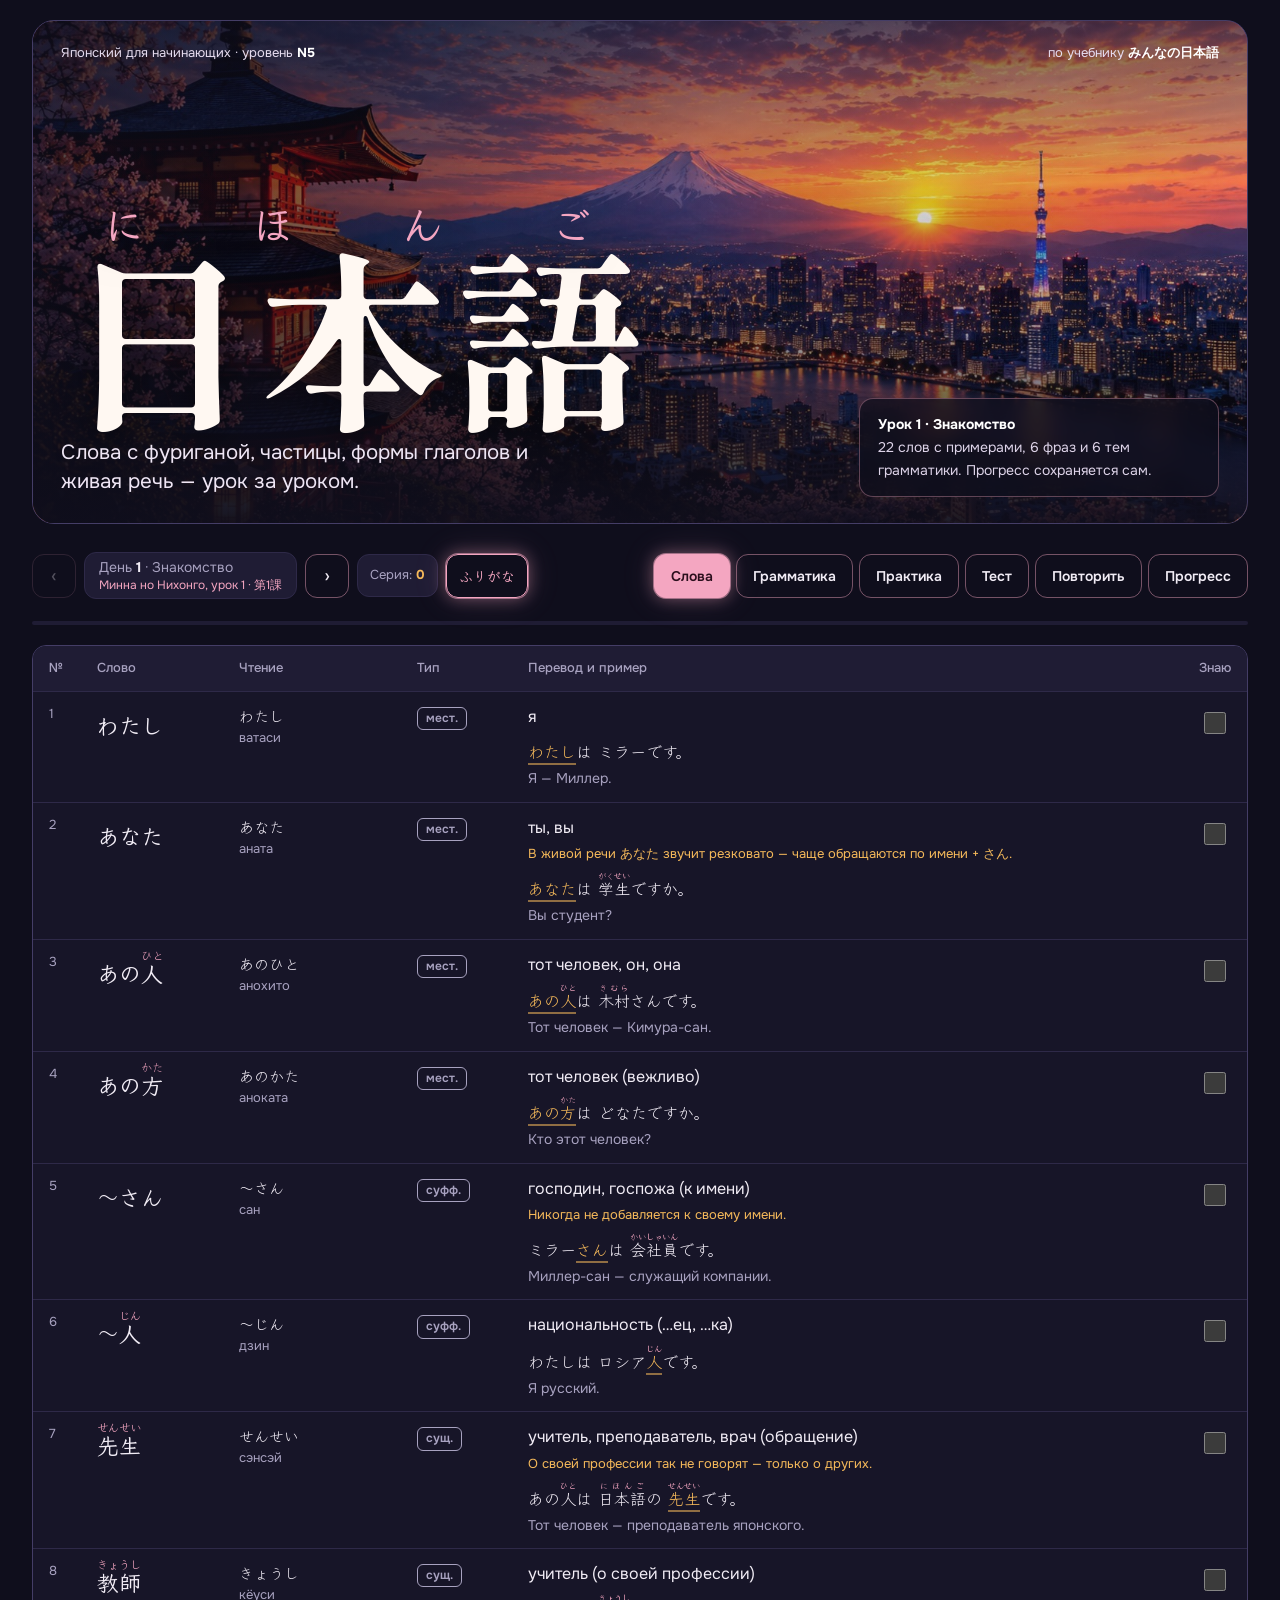
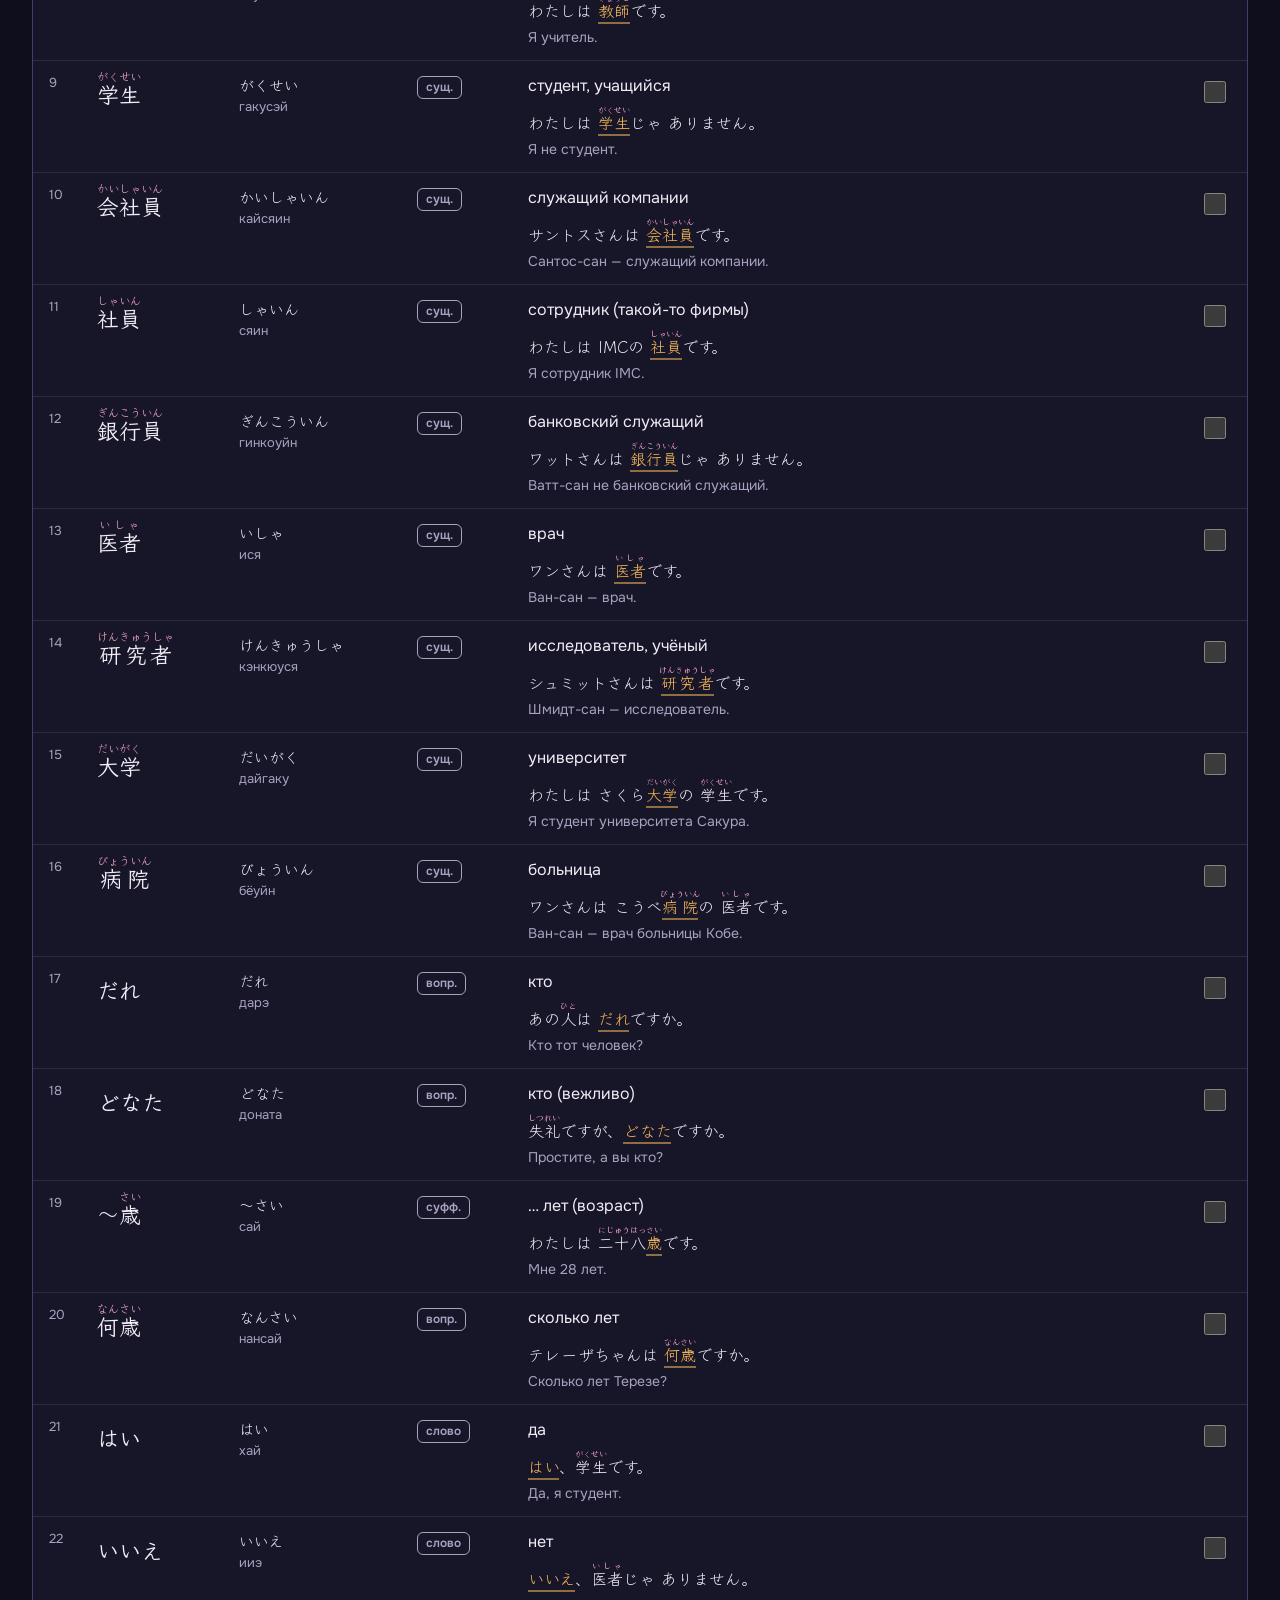
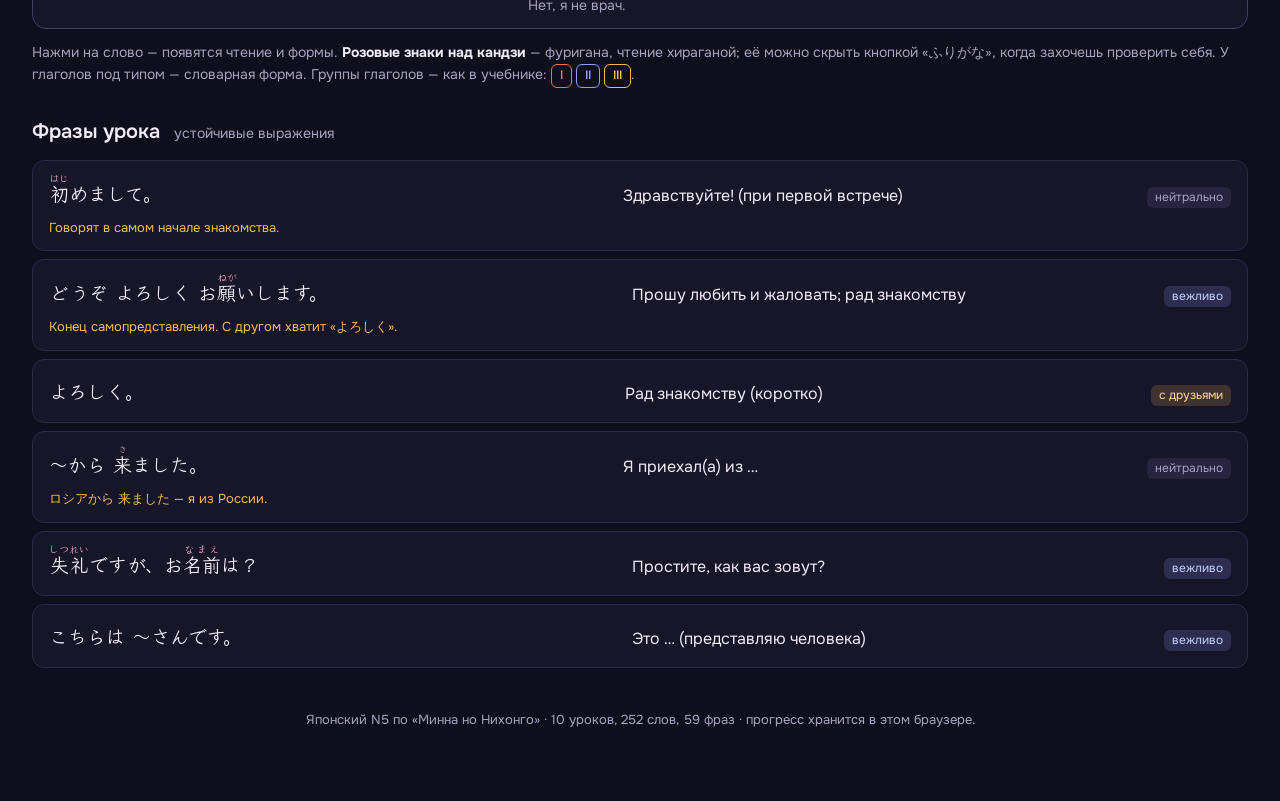
<file: nihongo/index.html>
<!DOCTYPE html>
<html lang="ru">
<head>
<meta charset="UTF-8">
<meta name="viewport" content="width=device-width, initial-scale=1.0">
<title>日本語 · Японский N5 по «Минна но Нихонго»</title>
<link rel="preconnect" href="https://fonts.googleapis.com">
<link rel="preconnect" href="https://fonts.gstatic.com" crossorigin>
<link href="https://fonts.googleapis.com/css2?family=Onest:wght@400;500;600;700&family=Klee+One:wght@400;600&family=Shippori+Mincho+B1:wght@600;800&display=swap" rel="stylesheet">
<style>
/* ===================== ТОКЕНЫ =====================
   Одна тёмная тема «сумерки над Токио» — цвета взяты с фотографии в шапке:
   индиго неба, сакура, фонари, ворота-тории. */
html{
  color-scheme:dark;
  --font-ui:'Onest',system-ui,-apple-system,sans-serif;
  --font-jp:'Klee One','Hiragino Maru Gothic ProN','Hiragino Sans','Yu Gothic','Noto Sans JP',sans-serif;
  --font-display:'Shippori Mincho B1','Hiragino Mincho ProN','Yu Mincho',serif;
  --bg:#0f0e1c; --surface:#171528; --surface-2:#1f1c34; --surface-3:#28243f;
  --border:#2e2948; --border-strong:#443d66;
  --text:#f1ecf5; --muted:#a8a2c0;
  --sakura:#f4a6c1; --sakura-soft:color-mix(in srgb,#f4a6c1 14%,transparent);
  --lantern:#f5b95a; --torii:#ef6f52; --sky:#93a0ff; --lilac:#c7a6ff;
  --good:#6fd6a0; --bad:#ff7d88;
  --on-accent:#2b0f1d;
  --radius:14px;
}
*{box-sizing:border-box;margin:0;padding:0}
body{background:var(--bg);color:var(--text);font-family:var(--font-ui);font-size:16px;line-height:1.6;
  min-height:100vh;padding:20px clamp(12px,2.5vw,40px) 70px}
.wrap{position:relative;max-width:1500px;margin:0 auto}
.jp{font-family:var(--font-jp);font-weight:600}
ruby{ruby-position:over}
rt{font-family:var(--font-jp);font-weight:400;font-size:.52em;color:var(--sakura);letter-spacing:0;opacity:.95}
html.nofuri rt{visibility:hidden}
:focus-visible{outline:2px solid var(--lantern);outline-offset:2px;border-radius:6px}
button{font-family:inherit}

/* ===================== HERO ===================== */
.hero{position:relative;border-radius:22px;overflow:hidden;border:1px solid var(--border-strong);
  min-height:clamp(380px,56vh,600px);display:flex;flex-direction:column;justify-content:flex-end;
  background:linear-gradient(170deg,#1b1a4a 0%,#4a2e63 40%,#c0584a 75%,#f0a04a 100%)}
/* Верхний слой — hero.jpg рядом с файлом; если его нет, виден градиент-закат. */
.hero-bg{position:absolute;inset:0;background:url('hero.jpg') center 58%/cover no-repeat}
.hero-bg::after{content:'';position:absolute;inset:0;
  background:linear-gradient(180deg,rgba(15,14,28,.55) 0%,rgba(15,14,28,.05) 32%,rgba(15,14,28,.25) 58%,rgba(15,14,28,.94) 100%),
             linear-gradient(90deg,rgba(15,14,28,.7) 0%,rgba(15,14,28,.15) 55%,transparent 100%)}
.hero-top{position:absolute;top:0;left:0;right:0;z-index:2;display:flex;justify-content:space-between;gap:12px;
  padding:22px 28px;font-size:13px;color:#e6dcef}
.hero-top b{color:#fff}
.hero-main{position:relative;z-index:2;padding:0 28px 26px;display:flex;justify-content:space-between;align-items:flex-end;gap:24px;flex-wrap:wrap}
.hero-title{font-family:var(--font-display);font-weight:800;color:#fff8f2;line-height:1;
  font-size:clamp(76px,15vw,196px);letter-spacing:.02em;text-shadow:0 6px 40px rgba(0,0,0,.6)}
.hero-title rt{font-size:.22em;color:var(--sakura);letter-spacing:.35em;font-family:var(--font-jp);font-weight:600;
  animation:furiIn 1.1s .5s cubic-bezier(.22,.61,.36,1) both}
@keyframes furiIn{from{opacity:0;transform:translateY(12px)}to{opacity:1;transform:none}}
.hero-sub{font-size:clamp(16px,1.6vw,21px);color:#efe6f5;margin-top:10px;max-width:34ch;line-height:1.45}
.hero-card{background:rgba(15,14,28,.72);backdrop-filter:blur(10px);-webkit-backdrop-filter:blur(10px);
  border:1px solid color-mix(in srgb,var(--sakura) 35%,transparent);border-radius:14px;padding:14px 18px;
  font-size:14px;line-height:1.65;color:#ddd3e8;max-width:360px}
.hero-card b{color:#fff}

/* ===================== ПАНЕЛЬ ===================== */
.bar{position:sticky;top:0;z-index:50;display:flex;align-items:center;justify-content:space-between;gap:12px;flex-wrap:wrap;
  margin:18px 0 12px;padding:10px 0;background:var(--bg)}
.bar.stuck{border-bottom:1px solid var(--border);box-shadow:0 10px 24px rgba(0,0,0,.35)}
.daynav{display:flex;align-items:center;gap:8px;flex-wrap:wrap}
.iconbtn{width:44px;height:44px;border-radius:12px;font-size:20px;cursor:pointer}
.daylabel{font-size:14px;color:var(--muted);background:var(--surface-2);border:1px solid var(--border);
  padding:5px 14px;border-radius:12px;min-width:180px;line-height:1.35}
.daylabel b{color:var(--text)}
.daylabel .sublabel{display:block;font-size:12px;color:var(--sakura)}
.pill{font-size:13px;color:var(--muted);background:var(--surface-2);border:1px solid var(--border);border-radius:12px;padding:10px 12px;white-space:nowrap}
.pill b{color:var(--lantern)}
.tabs{display:flex;gap:6px;flex-wrap:wrap}

/* Все кнопки — в обводке цвета сакуры; заливка — у активной вкладки и главной кнопки. */
.tabs button,.subtabs button,.iconbtn,.btn,.opt,.match-btn,.chip,.furi-toggle{
  background:transparent;border:1.5px solid color-mix(in srgb,var(--sakura) 45%,transparent);color:var(--text);
  transition:background-color .18s,border-color .18s,color .18s}
.tabs button:hover:not(:disabled),.subtabs button:hover:not(:disabled),.iconbtn:hover:not(:disabled),
.btn:hover:not(:disabled),.opt:hover:not(:disabled),.match-btn:hover:not(:disabled),.chip:hover,.furi-toggle:hover{
  border-color:var(--sakura);background:var(--sakura-soft)}
.iconbtn:disabled{opacity:.3;cursor:default}
.tabs button{min-height:44px;padding:8px 16px;border-radius:12px;cursor:pointer;font-size:14px;font-weight:600}
.tabs button.active{background:var(--sakura);border-color:var(--sakura);color:var(--on-accent)}
.furi-toggle{min-height:44px;padding:6px 12px;border-radius:12px;cursor:pointer;font-family:var(--font-jp);font-weight:600;font-size:14px}
.furi-toggle[aria-pressed="true"]{border-color:var(--sakura);color:var(--sakura)}
.subtabs{display:none;gap:6px;flex-wrap:wrap;margin:0 0 14px}
.subtabs button{min-height:40px;padding:6px 14px;border-radius:999px;cursor:pointer;font-size:14px;font-weight:500;color:var(--muted)}
.subtabs button.active{border-color:var(--sakura);color:var(--sakura);background:var(--sakura-soft)}
.badge{display:inline-block;background:var(--bad);color:#2a0710;font-size:11px;font-weight:700;border-radius:999px;padding:0 7px;margin-left:6px;vertical-align:1px}
.badge:empty{display:none}
.progress{height:4px;background:var(--surface-2);border-radius:999px;overflow:hidden;margin-bottom:20px}
.progress>div{height:100%;width:0;background:linear-gradient(90deg,var(--sakura),var(--lantern));transition:width .4s}

/* ===================== ОБЩИЕ БЛОКИ ===================== */
.panel{display:none}
.sect-title{font-size:20px;font-weight:600;margin:28px 0 12px}
.sect-title small{font-size:14px;color:var(--muted);font-weight:400;margin-left:8px}
.help{color:var(--muted);font-size:14px;line-height:1.6}
.help b{color:var(--text)}
.chips{display:flex;gap:6px;flex-wrap:wrap;margin:0 0 16px}
.chip{min-height:38px;padding:6px 14px;border-radius:999px;cursor:pointer;font-size:14px;color:var(--muted)}
.chip.active{background:var(--sakura-soft);border-color:var(--sakura);color:var(--text)}
.btn{min-height:46px;padding:10px 24px;border-radius:12px;cursor:pointer;font-size:15px;font-weight:600}
.btn.primary{background:var(--sakura);border-color:var(--sakura);color:var(--on-accent)}
.btn.primary:hover:not(:disabled){background:#f8bcd1;border-color:#f8bcd1}
.tag{display:inline-block;font-size:12px;font-weight:600;padding:1px 8px;border-radius:6px;white-space:nowrap;
  border:1px solid currentColor;line-height:1.6;font-family:var(--font-ui)}
.t-v1{color:var(--torii)} .t-v2{color:var(--sky)} .t-v3{color:var(--lantern)}
.t-i{color:var(--sakura)} .t-na{color:var(--lilac)} .t-other{color:var(--muted)}
.reg{font-size:12px;padding:1px 8px;border-radius:6px;white-space:nowrap}
.reg-f{background:color-mix(in srgb,var(--sky) 18%,transparent);color:#c9d0ff}
.reg-c{background:color-mix(in srgb,var(--lantern) 18%,transparent);color:#ffd9a0}
.reg-n{background:var(--surface-3);color:var(--muted)}
.note{color:var(--lantern);font-size:13px;margin-top:4px}
mark{background:transparent;color:var(--lantern);border-bottom:2px solid color-mix(in srgb,var(--lantern) 55%,transparent)}
.gap{display:inline-block;min-width:3.2em;border-bottom:2px solid var(--sakura);color:var(--sakura);text-align:center}

/* ===================== ТАБЛИЦА СЛОВ ===================== */
.tablebox{overflow-x:auto;border:1px solid var(--border-strong);border-radius:var(--radius);background:var(--surface)}
table{width:100%;border-collapse:collapse}
th,td{padding:12px 16px;text-align:left;border-bottom:1px solid var(--border);vertical-align:top}
th{color:var(--muted);font-weight:500;font-size:13px;background:var(--surface-2)}
tr:last-child td{border-bottom:none}
td.num{color:var(--muted);width:40px;font-size:13px}
td.w{cursor:pointer;font-family:var(--font-jp);font-weight:600;font-size:22px;line-height:1.9;white-space:nowrap}
td.w:hover{color:var(--sakura)}
td.rd{font-family:var(--font-jp);font-size:15px;white-space:nowrap}
td.rd .pol{display:block;font-family:var(--font-ui);font-size:13px;color:var(--muted)}
td.tr .ex{font-family:var(--font-jp);font-size:16px;margin-top:6px;line-height:2}
td.tr .exru{color:var(--muted);font-size:14px}
td.chk{width:56px;text-align:center}
td.chk input{width:22px;height:22px;accent-color:var(--good);cursor:pointer;margin-top:8px}
tr.learned td.w{color:var(--good)}

.phr-list{display:grid;gap:8px}
.phr{display:grid;grid-template-columns:minmax(0,1.1fr) minmax(0,1fr) auto;gap:6px 18px;align-items:baseline;
  background:var(--surface);border:1px solid var(--border);border-radius:12px;padding:12px 16px}
.phr .jp{font-size:19px;line-height:2}
.phr .note{grid-column:1/-1;margin-top:0}

/* ===================== ГРАММАТИКА ===================== */
.gram{max-width:820px}
.gcard{background:var(--surface);border:1px solid var(--border);border-radius:var(--radius);padding:20px 22px;margin-bottom:12px}
.gcard h3{font-size:19px;font-weight:600;margin-bottom:6px;line-height:1.9}
.gcard h3 .jp{font-size:21px}
.gcard .ref{font-size:12px;color:var(--sky);margin-bottom:8px}
.gcard p{line-height:1.75;font-size:15.5px}
.gcard p b{color:var(--sakura);font-weight:600}
.gex{margin-top:12px;border-left:2px solid var(--border-strong);padding-left:14px}
.gex div{margin:4px 0}
.gex .jp{font-size:18px;line-height:2.1}
.gex .ru{color:var(--muted);font-size:14px}
.conj{overflow-x:auto;margin-top:12px}
.conj table{font-size:15px}
.conj td{font-family:var(--font-jp);font-size:17px;line-height:2;white-space:nowrap}
.conj td:first-child{font-family:var(--font-ui);font-size:13px}
.dlg{display:grid;grid-template-columns:1fr 1fr;gap:0;border:1px solid var(--border);border-radius:12px;overflow:hidden;margin-top:12px}
.dlg>div{padding:8px 14px;border-bottom:1px solid var(--border)}
.dlg .h{background:var(--surface-2);font-size:13px;color:var(--muted)}
.dlg .jp{font-size:17px;line-height:2}
.dlg .ru{grid-column:1/-1;color:var(--muted);font-size:13px;padding-top:0;margin-top:-4px}

/* ===================== КАРТОЧКИ / УПРАЖНЕНИЯ ===================== */
.card{background:var(--surface);border:1px solid var(--border-strong);border-radius:20px;padding:30px 26px;text-align:center;max-width:720px;margin:0 auto}
.card .dir{color:var(--muted);font-size:14px}
.card .big{font-family:var(--font-jp);font-weight:600;font-size:clamp(30px,5vw,46px);line-height:2;margin:8px 0 2px}
.card .sent{font-family:var(--font-jp);font-size:clamp(20px,3vw,26px);line-height:2.2;margin:12px 0 4px}
.card .hint{color:var(--muted);font-size:15px;margin-bottom:16px}
.card input[type=text]{width:100%;max-width:400px;min-height:48px;background:var(--surface-2);border:1.5px solid var(--border-strong);
  color:var(--text);padding:10px 16px;border-radius:12px;font-size:17px;text-align:center;font-family:var(--font-ui)}
.card input[type=text]:focus{outline:none;border-color:var(--sakura)}
.actions{margin-top:16px;display:flex;gap:10px;justify-content:center;flex-wrap:wrap}
.counter{color:var(--muted);font-size:13px;margin-bottom:10px}
.feedback{margin-top:14px;font-size:16px;min-height:26px;font-weight:600}
.feedback.good{color:var(--good)} .feedback.bad{color:var(--bad)}
.explain{margin-top:10px;font-size:15px;color:var(--text);background:var(--surface-2);border-radius:12px;padding:10px 14px;text-align:left;line-height:1.8}
.explain:empty{display:none}
.explain .jp{font-size:17px}
.opts{display:grid;grid-template-columns:repeat(2,minmax(0,1fr));gap:10px;margin-top:18px}
.opt{min-height:56px;padding:8px 12px;border-radius:14px;cursor:pointer;font-family:var(--font-jp);font-weight:600;font-size:20px;line-height:1.9}
.opt.ok{border-color:var(--good);background:color-mix(in srgb,var(--good) 20%,transparent);color:#dfffee}
.opt.no{border-color:var(--bad);background:color-mix(in srgb,var(--bad) 20%,transparent);color:#ffe3e6}
.opt:disabled{cursor:default}
.result .score{font-size:52px;font-weight:700;color:var(--sakura);margin:8px 0}

.fc-wrap{perspective:1200px;max-width:640px;margin:0 auto}
.fc-card{position:relative;height:320px;transform-style:preserve-3d;transition:transform .5s cubic-bezier(.4,0,.2,1);cursor:pointer}
.fc-card.flipped{transform:rotateY(180deg)}
.fc-face{position:absolute;inset:0;background:var(--surface);border:1px solid var(--border-strong);border-radius:20px;
  backface-visibility:hidden;-webkit-backface-visibility:hidden;display:flex;flex-direction:column;align-items:center;justify-content:center;padding:22px;text-align:center}
.fc-back{transform:rotateY(180deg);border-color:var(--sakura)}
.fc-word{font-family:var(--font-jp);font-weight:600;font-size:clamp(30px,6vw,48px);line-height:2}
.fc-ru{font-size:24px;font-weight:600;color:var(--sakura)}
.fc-ex{font-family:var(--font-jp);font-size:18px;line-height:2;margin-top:10px}
.fc-exru{color:var(--muted);font-size:14px}
.fc-nav{display:flex;align-items:center;justify-content:center;gap:16px;margin:18px 0 10px}
.fc-counter{color:var(--muted);font-size:14px;min-width:70px;text-align:center}

.match-grid{display:grid;grid-template-columns:1fr 1fr;gap:10px;max-width:900px;margin:0 auto 16px}
.match-btn{min-height:60px;padding:8px 12px;border-radius:14px;cursor:pointer;font-size:16px;line-height:1.5}
.match-btn.jpside{font-family:var(--font-jp);font-weight:600;font-size:20px;line-height:1.9}
.match-btn.sel{background:var(--sakura);border-color:var(--sakura);color:var(--on-accent)}
.match-btn.sel rt{color:var(--on-accent)}
.match-btn.ok{border-color:var(--good);background:color-mix(in srgb,var(--good) 18%,transparent);color:var(--good);cursor:default}
.match-btn.no{border-color:var(--bad);background:color-mix(in srgb,var(--bad) 22%,transparent)}

/* ===================== ПРОГРЕСС ===================== */
.stat-grid{display:grid;grid-template-columns:repeat(auto-fit,minmax(180px,1fr));gap:12px;margin-bottom:18px}
.stat-card{background:var(--surface);border:1px solid var(--border);border-radius:14px;padding:18px}
.stat-card .k{color:var(--muted);font-size:14px}
.stat-card .v{font-size:36px;font-weight:700;color:var(--text);line-height:1.3}
.stat-card .s{color:var(--muted);font-size:13px}
.stat-block{background:var(--surface);border:1px solid var(--border);border-radius:14px;padding:20px;margin-bottom:14px}
.stat-block h3{font-size:16px;font-weight:600;margin-bottom:12px}
.heatmap{display:grid;grid-auto-flow:column;grid-template-rows:repeat(7,13px);gap:3px;overflow-x:auto}
.hm{width:13px;height:13px;border-radius:3px;background:var(--surface-3)}
.hm1{background:color-mix(in srgb,var(--sakura) 35%,var(--surface-3))}
.hm2{background:color-mix(in srgb,var(--sakura) 65%,var(--surface-3))}
.hm3{background:var(--sakura)}

/* ===================== ПОПАП ===================== */
.word-popup{position:absolute;z-index:1000;background:var(--surface-3);border:1px solid var(--sakura);border-radius:14px;
  padding:14px 18px;width:300px;max-width:calc(100vw - 24px);box-shadow:0 14px 40px rgba(0,0,0,.5);
  opacity:0;visibility:hidden;transform:translateY(6px);transition:opacity .18s,transform .18s,visibility .18s}
.word-popup.show{opacity:1;visibility:visible;transform:none}
.word-popup .pw{font-family:var(--font-jp);font-weight:600;font-size:28px;line-height:1.9}
.word-popup .pk{font-family:var(--font-jp);font-size:15px;color:var(--muted)}
.word-popup .pr{font-size:16px;margin:6px 0}
.word-popup .pf{font-family:var(--font-jp);font-size:15px;line-height:2;border-top:1px solid var(--border-strong);margin-top:8px;padding-top:6px}
.word-popup .pf span{font-family:var(--font-ui);font-size:12px;color:var(--muted)}

/* ===================== ПОДСВЕТКА =====================
   Розовое свечение у кнопок и рамок при наведении и нажатии;
   у «Знаю / Не знаю» — зелёное. Наведение — только там, где есть мышь,
   чтобы на телефоне подсветка не «залипала» после касания. */
html{
  --glow-pink:0 0 0 1px color-mix(in srgb,var(--sakura) 55%,transparent),0 0 16px color-mix(in srgb,var(--sakura) 40%,transparent),0 0 34px color-mix(in srgb,var(--sakura) 16%,transparent);
  --glow-pink-strong:0 0 0 1px var(--sakura),0 0 22px color-mix(in srgb,var(--sakura) 60%,transparent),0 0 46px color-mix(in srgb,var(--sakura) 26%,transparent);
  --glow-green:0 0 0 1px color-mix(in srgb,var(--good) 60%,transparent),0 0 16px color-mix(in srgb,var(--good) 42%,transparent),0 0 34px color-mix(in srgb,var(--good) 16%,transparent);
  --glow-green-strong:0 0 0 1px var(--good),0 0 24px color-mix(in srgb,var(--good) 62%,transparent),0 0 48px color-mix(in srgb,var(--good) 26%,transparent);
  --glow-red:0 0 0 1px color-mix(in srgb,var(--bad) 60%,transparent),0 0 18px color-mix(in srgb,var(--bad) 40%,transparent);
}
.tabs button,.subtabs button,.iconbtn,.btn,.opt,.match-btn,.chip,.furi-toggle,
.tablebox,.gcard,.card,.phr,.stat-card,.stat-block,.fc-face,.daylabel,.pill,td.chk input{
  transition:background-color .2s,border-color .2s,color .2s,box-shadow .25s ease,transform .12s ease}
@media (hover:hover){
  .tabs button:hover:not(:disabled),.subtabs button:hover,.iconbtn:hover:not(:disabled),.btn:hover:not(:disabled),
  .opt:hover:not(:disabled),.match-btn:hover:not(:disabled),.chip:hover,.furi-toggle:hover{box-shadow:var(--glow-pink)}
  .tablebox:hover,.gcard:hover,.phr:hover,.stat-card:hover,.stat-block:hover,.card:hover,.daylabel:hover,.pill:hover{
    border-color:color-mix(in srgb,var(--sakura) 55%,transparent);box-shadow:0 0 22px color-mix(in srgb,var(--sakura) 16%,transparent)}
  .fc-card:hover .fc-face{box-shadow:0 0 30px color-mix(in srgb,var(--sakura) 26%,transparent)}
  td.chk input:hover{box-shadow:var(--glow-green)}
  .btn.know:hover:not(:disabled){border-color:var(--good);color:var(--good);background:color-mix(in srgb,var(--good) 12%,transparent);box-shadow:var(--glow-green)}
}
.tabs button:active:not(:disabled),.subtabs button:active,.iconbtn:active:not(:disabled),.btn:active:not(:disabled),
.opt:active:not(:disabled),.match-btn:active:not(:disabled),.chip:active,.furi-toggle:active{box-shadow:var(--glow-pink-strong);transform:scale(.97)}
.tabs button.active,.furi-toggle[aria-pressed="true"],.match-btn.sel{box-shadow:var(--glow-pink)}
.btn.know{border-color:color-mix(in srgb,var(--good) 55%,transparent)}
.btn.know:active:not(:disabled){border-color:var(--good);color:var(--good);background:color-mix(in srgb,var(--good) 18%,transparent);box-shadow:var(--glow-green-strong)}
/* короткая вспышка после нажатия «Знаю / Не знаю» — видна и на телефоне */
.btn.know.flash{border-color:var(--good);color:var(--good);box-shadow:var(--glow-green-strong)}
.opt.ok,.match-btn.ok{box-shadow:var(--glow-green)}
.opt.no,.match-btn.no{box-shadow:var(--glow-red)}
.card input[type=text]:focus{box-shadow:var(--glow-pink)}
footer{color:var(--muted);font-size:13px;text-align:center;margin-top:40px;line-height:1.8}
.conf{position:fixed;top:-16px;width:8px;height:14px;z-index:2000;border-radius:2px;animation:confFall 2.6s ease-in forwards;pointer-events:none}
@keyframes confFall{to{transform:translateY(105vh) rotate(720deg)}}
@keyframes slideIn{from{opacity:0;transform:translateY(10px)}to{opacity:1;transform:none}}
.slide-in{animation:slideIn .3s cubic-bezier(.22,.61,.36,1) both}
@media (prefers-reduced-motion:reduce){*{animation:none!important;transition:none!important}}

@media (max-width:640px){
  .hero-top{padding:16px 18px;font-size:12px}
  .hero-main{padding:0 18px 20px}
  th,td{padding:10px 10px}
  td.num,th.num{display:none}
  td.w{font-size:19px;white-space:normal}
  td.rd{white-space:normal}
  .phr{grid-template-columns:1fr}
  .opts{grid-template-columns:1fr}
  .card{padding:22px 14px}
  .dlg{grid-template-columns:1fr}
  .dlg .h:nth-child(2){display:none}
  .fc-card{height:360px}
  /* Таблица слов на телефоне — карточками, без горизонтальной прокрутки */
  #learn thead{display:none}
  #learn tbody tr{display:grid;grid-template-columns:minmax(0,1fr) auto;column-gap:10px;padding:12px 14px;border-bottom:1px solid var(--border)}
  #learn tbody tr:last-child{border-bottom:none}
  #learn td{border:0;padding:0}
  #learn td.w{grid-column:1;font-size:26px}
  #learn td.chk{grid-column:2;grid-row:1/4;width:auto}
  #learn td.rd{grid-column:1}
  #learn td.rd .pol{display:inline;margin-left:8px}
  #learn td.ty{grid-column:1;display:flex;gap:8px;align-items:center;margin:4px 0 6px}
  #learn td.ty .jp{margin-top:0!important}
  #learn td.tr{grid-column:1/-1}
  .hero-top{flex-direction:column;gap:2px}
  .bar{position:static}
  .daynav{display:grid;grid-template-columns:44px 1fr 1fr 44px;width:100%}
  .daylabel{min-width:0;grid-column:2/4}
  .daynav .pill{grid-column:1/3;text-align:center}
  .furi-toggle{grid-column:3/5}
  .tabs button{padding:8px 12px;font-size:13px}
}
</style>
</head>
<body>
<div class="wrap">
  <header class="hero">
    <div class="hero-bg" aria-hidden="true"></div>
    <div class="hero-top">
      <div>Японский для начинающих · уровень <b>N5</b></div>
      <div>по учебнику <b>みんなの日本語</b></div>
    </div>
    <div class="hero-main">
      <div>
        <h1 class="hero-title"><ruby>日本語<rt>にほんご</rt></ruby></h1>
        <p class="hero-sub">Слова с фуриганой, частицы, формы глаголов и живая речь — урок за уроком.</p>
      </div>
      <div class="hero-card" id="heroCard"></div>
    </div>
  </header>

  <div class="bar" id="bar">
    <div class="daynav">
      <button class="iconbtn" id="prev" aria-label="Предыдущий день">‹</button>
      <span class="daylabel">День <b id="dayNum">1</b> · <span id="dayTopic"></span><span class="sublabel" id="daySub"></span></span>
      <button class="iconbtn" id="next" aria-label="Следующий день">›</button>
      <span class="pill" title="Дней подряд с занятиями">Серия: <b id="streakEl">0</b></span>
      <button class="furi-toggle" id="furiBtn" aria-pressed="true" title="Показать или скрыть чтение над кандзи">ふりがな</button>
    </div>
    <nav class="tabs" id="mainTabs" aria-label="Разделы">
      <button data-tab="learn">Слова</button>
      <button data-tab="grammar">Грамматика</button>
      <button data-tab="practice">Практика</button>
      <button data-tab="test">Тест</button>
      <button data-tab="review">Повторить<span class="badge" id="srsBadge"></span></button>
      <button data-tab="stats">Прогресс</button>
    </nav>
  </div>

  <div class="subtabs" id="subTabs">
    <button data-mode="flashcards">Карточки</button>
    <button data-mode="match">Пары</button>
    <button data-mode="gaps">Пропуски</button>
    <button data-mode="kanji">Кандзи</button>
    <button data-mode="particles">Частицы</button>
    <button data-mode="forms">Формы</button>
    <button data-mode="polite">Вежливо ↔ просто</button>
  </div>

  <div class="progress"><div id="progBar"></div></div>

  <section class="panel" id="learn"></section>
  <section class="panel" id="grammar"></section>
  <section class="panel" id="flashcards"></section>
  <section class="panel" id="match"></section>
  <section class="panel" id="gaps"></section>
  <section class="panel" id="kanji"></section>
  <section class="panel" id="particles"></section>
  <section class="panel" id="forms"></section>
  <section class="panel" id="polite"></section>
  <section class="panel" id="test"></section>
  <section class="panel" id="review"></section>
  <section class="panel" id="stats"></section>

  <footer id="footer"></footer>
</div>

<div class="word-popup" id="wordPopup" role="dialog" aria-live="polite"></div>

<script id="data" type="application/json">{"lessons":[{"mnn":1,"topic":"Знакомство","words":[{"jp":"わたし","t":"pron","ru":"я","ex":"{わたし}は ミラーです。","exru":"Я — Миллер."},{"jp":"あなた","t":"pron","ru":"ты, вы","ex":"{あなた}は 学生[がくせい]ですか。","exru":"Вы студент?","note":"В живой речи あなた звучит резковато — чаще обращаются по имени + さん."},{"jp":"あの人[ひと]","t":"pron","ru":"тот человек, он, она","ex":"{あの人[ひと]}は 木村[きむら]さんです。","exru":"Тот человек — Кимура-сан."},{"jp":"あの方[かた]","t":"pron","ru":"тот человек (вежливо)","ex":"{あの方[かた]}は どなたですか。","exru":"Кто этот человек?"},{"jp":"～さん","t":"suf","ru":"господин, госпожа (к имени)","ex":"ミラー{さん}は 会社員[かいしゃいん]です。","exru":"Миллер-сан — служащий компании.","note":"Никогда не добавляется к своему имени."},{"jp":"～人[じん]","t":"suf","ru":"национальность (…ец, …ка)","ex":"わたしは ロシア{人[じん]}です。","exru":"Я русский."},{"jp":"先生[せんせい]","t":"n","ru":"учитель, преподаватель, врач (обращение)","ex":"あの人[ひと]は 日本語[にほんご]の {先生[せんせい]}です。","exru":"Тот человек — преподаватель японского.","note":"О своей профессии так не говорят — только о других."},{"jp":"教師[きょうし]","t":"n","ru":"учитель (о своей профессии)","ex":"わたしは {教師[きょうし]}です。","exru":"Я учитель."},{"jp":"学生[がくせい]","t":"n","ru":"студент, учащийся","ex":"わたしは {学生[がくせい]}じゃ ありません。","exru":"Я не студент."},{"jp":"会社員[かいしゃいん]","t":"n","ru":"служащий компании","ex":"サントスさんは {会社員[かいしゃいん]}です。","exru":"Сантос-сан — служащий компании."},{"jp":"社員[しゃいん]","t":"n","ru":"сотрудник (такой-то фирмы)","ex":"わたしは IMCの {社員[しゃいん]}です。","exru":"Я сотрудник IMC."},{"jp":"銀行員[ぎんこういん]","t":"n","ru":"банковский служащий","ex":"ワットさんは {銀行員[ぎんこういん]}じゃ ありません。","exru":"Ватт-сан не банковский служащий."},{"jp":"医者[いしゃ]","t":"n","ru":"врач","ex":"ワンさんは {医者[いしゃ]}です。","exru":"Ван-сан — врач."},{"jp":"研究者[けんきゅうしゃ]","t":"n","ru":"исследователь, учёный","ex":"シュミットさんは {研究者[けんきゅうしゃ]}です。","exru":"Шмидт-сан — исследователь."},{"jp":"大学[だいがく]","t":"n","ru":"университет","ex":"わたしは さくら{大学[だいがく]}の 学生[がくせい]です。","exru":"Я студент университета Сакура."},{"jp":"病院[びょういん]","t":"n","ru":"больница","ex":"ワンさんは こうべ{病院[びょういん]}の 医者[いしゃ]です。","exru":"Ван-сан — врач больницы Кобе."},{"jp":"だれ","t":"q","ru":"кто","ex":"あの人[ひと]は {だれ}ですか。","exru":"Кто тот человек?"},{"jp":"どなた","t":"q","ru":"кто (вежливо)","ex":"失礼[しつれい]ですが、{どなた}ですか。","exru":"Простите, а вы кто?"},{"jp":"～歳[さい]","t":"suf","ru":"… лет (возраст)","ex":"わたしは 二十八[にじゅうはっ]{歳[さい]}です。","exru":"Мне 28 лет."},{"jp":"何歳[なんさい]","t":"q","ru":"сколько лет","ex":"テレーザちゃんは {何歳[なんさい]}ですか。","exru":"Сколько лет Терезе?"},{"jp":"はい","t":"other","ru":"да","ex":"{はい}、学生[がくせい]です。","exru":"Да, я студент."},{"jp":"いいえ","t":"other","ru":"нет","ex":"{いいえ}、医者[いしゃ]じゃ ありません。","exru":"Нет, я не врач."}],"phrases":[{"jp":"初[はじ]めまして。","ru":"Здравствуйте! (при первой встрече)","reg":"n","note":"Говорят в самом начале знакомства."},{"jp":"どうぞ よろしく お願[ねが]いします。","ru":"Прошу любить и жаловать; рад знакомству","reg":"f","note":"Конец самопредставления. С другом хватит «よろしく»."},{"jp":"よろしく。","ru":"Рад знакомству (коротко)","reg":"c"},{"jp":"～から 来[き]ました。","ru":"Я приехал(а) из …","reg":"n","note":"ロシアから 来ました — я из России."},{"jp":"失礼[しつれい]ですが、お名前[なまえ]は？","ru":"Простите, как вас зовут?","reg":"f"},{"jp":"こちらは ～さんです。","ru":"Это … (представляю человека)","reg":"f"}]},{"mnn":2,"topic":"Вещи: это и то","words":[{"jp":"これ","t":"pron","ru":"это (рядом со мной)","ex":"{これ}は 辞書[じしょ]です。","exru":"Это словарь."},{"jp":"それ","t":"pron","ru":"это, то (рядом с тобой)","ex":"{それ}は わたしの 傘[かさ]です。","exru":"Это мой зонт."},{"jp":"あれ","t":"pron","ru":"вон то (далеко от обоих)","ex":"{あれ}は だれの 車[くるま]ですか。","exru":"Чья вон та машина?"},{"jp":"この～","t":"pron","ru":"этот … (рядом со мной)","ex":"{この} 本[ほん]は わたしのです。","exru":"Эта книга — моя.","note":"この/その/あの всегда стоят перед существительным."},{"jp":"本[ほん]","t":"n","ru":"книга","ex":"これは 日本語[にほんご]の {本[ほん]}です。","exru":"Это книга на японском."},{"jp":"辞書[じしょ]","t":"n","ru":"словарь","ex":"それは 英語[えいご]の {辞書[じしょ]}ですか。","exru":"Это английский словарь?"},{"jp":"雑誌[ざっし]","t":"n","ru":"журнал","ex":"これは 車[くるま]の {雑誌[ざっし]}です。","exru":"Это журнал об автомобилях."},{"jp":"新聞[しんぶん]","t":"n","ru":"газета","ex":"あれは 英語[えいご]の {新聞[しんぶん]}です。","exru":"Вон то — газета на английском."},{"jp":"ノート","t":"n","ru":"тетрадь","ex":"この {ノート}は だれのですか。","exru":"Чья это тетрадь?"},{"jp":"鉛筆[えんぴつ]","t":"n","ru":"карандаш","ex":"それは {鉛筆[えんぴつ]}ですか、ボールペンですか。","exru":"Это карандаш или ручка?"},{"jp":"傘[かさ]","t":"n","ru":"зонт","ex":"この {傘[かさ]}は わたしのじゃ ありません。","exru":"Этот зонт не мой."},{"jp":"かばん","t":"n","ru":"сумка, портфель","ex":"あれは 先生[せんせい]の {かばん}です。","exru":"Вон та сумка — учителя."},{"jp":"時計[とけい]","t":"n","ru":"часы","ex":"これは スイスの {時計[とけい]}です。","exru":"Это швейцарские часы."},{"jp":"車[くるま]","t":"n","ru":"машина, автомобиль","ex":"あれは 日本[にほん]の {車[くるま]}です。","exru":"Вон то — японская машина."},{"jp":"机[つくえ]","t":"n","ru":"стол (письменный)","ex":"これは わたしの {机[つくえ]}です。","exru":"Это мой стол."},{"jp":"いす","t":"n","ru":"стул","ex":"その {いす}は だれのですか。","exru":"Чей это стул?"},{"jp":"名刺[めいし]","t":"n","ru":"визитная карточка","ex":"これは わたしの {名刺[めいし]}です。どうぞ。","exru":"Это моя визитка. Пожалуйста."},{"jp":"お土産[みやげ]","t":"n","ru":"сувенир, гостинец","ex":"これは ロシアの {お土産[みやげ]}です。","exru":"Это сувенир из России."},{"jp":"日本語[にほんご]","t":"n","ru":"японский язык","ex":"これは {日本語[にほんご]}の 辞書[じしょ]です。","exru":"Это японский словарь."},{"jp":"英語[えいご]","t":"n","ru":"английский язык","ex":"それは {英語[えいご]}の 雑誌[ざっし]ですか。","exru":"Это журнал на английском?"},{"jp":"何[なん]","t":"q","ru":"что","ex":"これは {何[なん]}ですか。","exru":"Что это?","note":"Перед です читается なん, перед を — なに."},{"jp":"そう","t":"adv","ru":"так","ex":"はい、{そう}です。","exru":"Да, так и есть."},{"jp":"違[ちが]います","t":"expr","ru":"нет, не так; неверно","ex":"いいえ、{違[ちが]います}。","exru":"Нет, это не так."}],"phrases":[{"jp":"あのう…","ru":"Э-э… (мягко привлечь внимание)","reg":"n"},{"jp":"どうぞ。","ru":"Пожалуйста (возьмите / проходите)","reg":"n"},{"jp":"どうも ありがとう ございます。","ru":"Большое спасибо","reg":"f"},{"jp":"ありがとう。","ru":"Спасибо","reg":"c"},{"jp":"そうですか。","ru":"Вот как. Понятно.","reg":"n"},{"jp":"これから お世話[せわ]に なります。","ru":"Заранее спасибо за вашу помощь (новым соседям/коллегам)","reg":"f"},{"jp":"こちらこそ よろしく。","ru":"И мне приятно, взаимно","reg":"n"}]},{"mnn":3,"topic":"Места: где это?","words":[{"jp":"ここ","t":"pron","ru":"здесь, это место","ex":"{ここ}は 食堂[しょくどう]です。","exru":"Здесь столовая."},{"jp":"そこ","t":"pron","ru":"там (рядом с тобой)","ex":"{そこ}は 受付[うけつけ]です。","exru":"Там ресепшн."},{"jp":"あそこ","t":"pron","ru":"вон там","ex":"トイレは {あそこ}です。","exru":"Туалет вон там."},{"jp":"どこ","t":"q","ru":"где","ex":"エレベーターは {どこ}ですか。","exru":"Где лифт?"},{"jp":"こちら","t":"pron","ru":"здесь, сюда (вежливо)","ex":"{こちら}は 事務所[じむしょ]です。","exru":"Здесь офис."},{"jp":"どちら","t":"q","ru":"где, куда, какой (вежливо)","ex":"会社[かいしゃ]は {どちら}ですか。","exru":"Какая у вас компания?"},{"jp":"教室[きょうしつ]","t":"n","ru":"класс, аудитория","ex":"{教室[きょうしつ]}は 三階[さんがい]です。","exru":"Аудитория на третьем этаже."},{"jp":"食堂[しょくどう]","t":"n","ru":"столовая","ex":"{食堂[しょくどう]}は どこですか。","exru":"Где столовая?"},{"jp":"事務所[じむしょ]","t":"n","ru":"офис","ex":"{事務所[じむしょ]}は 二階[にかい]です。","exru":"Офис на втором этаже."},{"jp":"受付[うけつけ]","t":"n","ru":"ресепшн, приёмная","ex":"{受付[うけつけ]}は あそこです。","exru":"Ресепшн вон там."},{"jp":"部屋[へや]","t":"n","ru":"комната","ex":"ミラーさんの {部屋[へや]}は 二階[にかい]です。","exru":"Комната Миллера на втором этаже."},{"jp":"トイレ","t":"n","ru":"туалет","ex":"すみません、{トイレ}は どこですか。","exru":"Извините, где туалет?"},{"jp":"お手洗[てあら]い","t":"n","ru":"туалет (вежливо)","ex":"{お手洗[てあら]い}は どちらですか。","exru":"Где здесь туалет?"},{"jp":"階段[かいだん]","t":"n","ru":"лестница","ex":"{階段[かいだん]}は そこです。","exru":"Лестница там."},{"jp":"エレベーター","t":"n","ru":"лифт","ex":"{エレベーター}は あそこです。","exru":"Лифт вон там."},{"jp":"国[くに]","t":"n","ru":"страна","ex":"お{国[くに]}は どちらですか。","exru":"Из какой вы страны?"},{"jp":"会社[かいしゃ]","t":"n","ru":"компания, фирма","ex":"{会社[かいしゃ]}は 東京[とうきょう]です。","exru":"Компания в Токио."},{"jp":"うち","t":"n","ru":"дом, мой дом","ex":"{うち}は どこですか。","exru":"Где твой дом?"},{"jp":"電話[でんわ]","t":"n","ru":"телефон","ex":"{電話[でんわ]}は どこですか。","exru":"Где телефон?"},{"jp":"靴[くつ]","t":"n","ru":"обувь","ex":"この {靴[くつ]}は いくらですか。","exru":"Сколько стоит эта обувь?"},{"jp":"売[う]り場[ば]","t":"n","ru":"отдел (в магазине)","ex":"靴[くつ]{売[う]り場[ば]}は 地下[ちか]です。","exru":"Обувной отдел в подвальном этаже."},{"jp":"地下[ちか]","t":"n","ru":"подземный (цокольный) этаж","ex":"ワイン売[う]り場[ば]は {地下[ちか]}です。","exru":"Винный отдел в цокольном этаже."},{"jp":"～階[かい]","t":"suf","ru":"…-й этаж","ex":"食堂[しょくどう]は 五[ご]{階[かい]}です。","exru":"Столовая на пятом этаже.","note":"一階 いっかい, 三階 さんがい, 何階 なんがい — чтение меняется."},{"jp":"いくら","t":"q","ru":"сколько стоит","ex":"この 時計[とけい]は {いくら}ですか。","exru":"Сколько стоят эти часы?"},{"jp":"～円[えん]","t":"suf","ru":"… иен","ex":"三千[さんぜん]{円[えん]}です。","exru":"Три тысячи иен."}],"phrases":[{"jp":"すみません。","ru":"Извините (привлечь внимание, извиниться)","reg":"n"},{"jp":"どうも。","ru":"Спасибо (коротко)","reg":"c"},{"jp":"いらっしゃいませ。","ru":"Добро пожаловать! (говорит продавец)","reg":"f","note":"Отвечать на это не нужно."},{"jp":"～を 見[み]せて ください。","ru":"Покажите, пожалуйста, …","reg":"f"},{"jp":"じゃ、～を ください。","ru":"Тогда дайте мне …","reg":"n"}]},{"mnn":4,"topic":"Время и распорядок дня","words":[{"jp":"起[お]きます","d":"起[お]きる","t":"v2","ru":"вставать, просыпаться","ex":"毎朝[まいあさ] 六時[ろくじ]に {起[お]きます}。","exru":"Каждое утро встаю в шесть.","note":"Перед ます звук «и», но это II группа — запомни."},{"jp":"寝[ね]ます","d":"寝[ね]る","t":"v2","ru":"ложиться спать","ex":"毎晩[まいばん] 十一時[じゅういちじ]に {寝[ね]ます}。","exru":"Каждый вечер ложусь в одиннадцать."},{"jp":"働[はたら]きます","d":"働[はたら]く","t":"v1","ru":"работать","ex":"九時[くじ]から 五時[ごじ]まで {働[はたら]きます}。","exru":"Работаю с девяти до пяти."},{"jp":"休[やす]みます","d":"休[やす]む","t":"v1","ru":"отдыхать; брать выходной","ex":"明日[あした] {休[やす]みます}。","exru":"Завтра возьму выходной."},{"jp":"勉強[べんきょう]します","d":"勉強[べんきょう]する","t":"v3","ru":"учиться, заниматься","ex":"毎晩[まいばん] 日本語[にほんご]を {勉強[べんきょう]します}。","exru":"Каждый вечер занимаюсь японским."},{"jp":"終[お]わります","d":"終[お]わる","t":"v1","ru":"заканчиваться","ex":"仕事[しごと]は 五時[ごじ]に {終[お]わります}。","exru":"Работа заканчивается в пять."},{"jp":"今[いま]","t":"n","ru":"сейчас","ex":"ニューヨークは {今[いま]} 午前[ごぜん] 四時[よじ]です。","exru":"В Нью-Йорке сейчас четыре утра."},{"jp":"～時[じ]","t":"suf","ru":"… часов","ex":"今[いま] {四時[よじ]}です。","exru":"Сейчас четыре часа.","note":"4 часа — よじ, 7 — しちじ, 9 — くじ."},{"jp":"～分[ふん]","t":"suf","ru":"… минут","ex":"七時[しちじ]{十分[じゅっぷん]}です。","exru":"Семь часов десять минут.","note":"Бывает ふん или ぷん: 一分 いっぷん, 五分 ごふん, 十分 じゅっぷん."},{"jp":"半[はん]","t":"n","ru":"половина (…с половиной)","ex":"九時[くじ]{半[はん]}です。","exru":"Половина десятого."},{"jp":"何時[なんじ]","t":"q","ru":"который час, во сколько","ex":"今[いま] {何時[なんじ]}ですか。","exru":"Который сейчас час?"},{"jp":"午前[ごぜん]","t":"n","ru":"до полудня, утра","ex":"銀行[ぎんこう]は {午前[ごぜん]} 九時[くじ]からです。","exru":"Банк работает с девяти утра."},{"jp":"午後[ごご]","t":"n","ru":"после полудня, дня/вечера","ex":"図書館[としょかん]は {午後[ごご]} 八時[はちじ]までです。","exru":"Библиотека работает до восьми вечера."},{"jp":"朝[あさ]","t":"n","ru":"утро","ex":"明日[あした]の {朝[あさ]} 勉強[べんきょう]します。","exru":"Позанимаюсь завтра утром."},{"jp":"晩[ばん]","t":"n","ru":"вечер","ex":"昨日[きのう]の {晩[ばん]} 勉強[べんきょう]しました。","exru":"Вчера вечером я занимался."},{"jp":"昨日[きのう]","t":"n","ru":"вчера","ex":"{昨日[きのう]} 働[はたら]きました。","exru":"Вчера я работал."},{"jp":"今日[きょう]","t":"n","ru":"сегодня","ex":"{今日[きょう]}は 休[やす]みです。","exru":"Сегодня выходной."},{"jp":"明日[あした]","t":"n","ru":"завтра","ex":"{明日[あした]} 働[はたら]きますか。","exru":"Завтра работаешь?"},{"jp":"毎朝[まいあさ]","t":"n","ru":"каждое утро","ex":"{毎朝[まいあさ]} 何時[なんじ]に 起[お]きますか。","exru":"Во сколько встаёшь каждое утро?"},{"jp":"毎晩[まいばん]","t":"n","ru":"каждый вечер","ex":"{毎晩[まいばん]} 勉強[べんきょう]します。","exru":"Занимаюсь каждый вечер."},{"jp":"休[やす]み","t":"n","ru":"выходной, перерыв, каникулы","ex":"郵便局[ゆうびんきょく]の {休[やす]み}は 日曜日[にちようび]です。","exru":"Почта не работает по воскресеньям."},{"jp":"日曜日[にちようび]","t":"n","ru":"воскресенье","ex":"{日曜日[にちようび]}は 休[やす]みです。","exru":"В воскресенье выходной."},{"jp":"何曜日[なんようび]","t":"q","ru":"какой день недели","ex":"今日[きょう]は {何曜日[なんようび]}ですか。","exru":"Какой сегодня день недели?"},{"jp":"銀行[ぎんこう]","t":"n","ru":"банк","ex":"{銀行[ぎんこう]}は 九時[くじ]から 三時[さんじ]までです。","exru":"Банк работает с девяти до трёх."},{"jp":"郵便局[ゆうびんきょく]","t":"n","ru":"почта","ex":"{郵便局[ゆうびんきょく]}は 何時[なんじ]までですか。","exru":"До скольки работает почта?"},{"jp":"図書館[としょかん]","t":"n","ru":"библиотека","ex":"{図書館[としょかん]}は 午後[ごご] 八時[はちじ]までです。","exru":"Библиотека до восьми вечера."}],"phrases":[{"jp":"大変[たいへん]ですね。","ru":"Тяжело вам, нелегко (сочувствие)","reg":"n"},{"jp":"何時[なんじ]から 何時[なんじ]までですか。","ru":"С какого по какое время?","reg":"f"},{"jp":"お疲[つか]れさまでした。","ru":"Спасибо за работу! (после рабочего дня)","reg":"f","note":"Коллеге-другу: «お疲れ！»."},{"jp":"お疲[つか]れ！","ru":"Спасибо за работу! (коротко)","reg":"c"},{"jp":"おやすみなさい。","ru":"Спокойной ночи","reg":"f"},{"jp":"おやすみ。","ru":"Спокойной ночи","reg":"c"}]},{"mnn":5,"topic":"Поездки: куда и на чём","words":[{"jp":"行[い]きます","d":"行[い]く","t":"v1","ru":"идти, ехать (туда)","ex":"明日[あした] 京都[きょうと]へ {行[い]きます}。","exru":"Завтра поеду в Киото.","note":"Исключение в て-форме: 行って (не 行いて)."},{"jp":"来[き]ます","d":"来[く]る","t":"v3","ru":"приходить, приезжать (сюда)","ex":"来月[らいげつ] 友達[ともだち]が 日本[にほん]へ {来[き]ます}。","exru":"В следующем месяце в Японию приедет друг.","note":"Кандзи читается по-разному: 来[く]る, 来[き]ます, 来[こ]ない."},{"jp":"帰[かえ]ります","d":"帰[かえ]る","t":"v1","ru":"возвращаться (домой, в свою страну)","ex":"毎晩[まいばん] 七時[しちじ]に うちへ {帰[かえ]ります}。","exru":"Каждый вечер возвращаюсь домой в семь.","note":"Оканчивается на える, но это I группа — ловушка!"},{"jp":"学校[がっこう]","t":"n","ru":"школа","ex":"バスで {学校[がっこう]}へ 行[い]きます。","exru":"Еду в школу на автобусе."},{"jp":"スーパー","t":"n","ru":"супермаркет","ex":"昨日[きのう] {スーパー}へ 行[い]きました。","exru":"Вчера ходил в супермаркет."},{"jp":"駅[えき]","t":"n","ru":"станция, вокзал","ex":"{駅[えき]}は どこですか。","exru":"Где станция?"},{"jp":"電車[でんしゃ]","t":"n","ru":"электричка, поезд","ex":"{電車[でんしゃ]}で 会社[かいしゃ]へ 行[い]きます。","exru":"Езжу в компанию на электричке."},{"jp":"地下鉄[ちかてつ]","t":"n","ru":"метро","ex":"{地下鉄[ちかてつ]}で 大学[だいがく]へ 来[き]ました。","exru":"Приехал в университет на метро."},{"jp":"新幹線[しんかんせん]","t":"n","ru":"синкансэн (скоростной поезд)","ex":"{新幹線[しんかんせん]}で 大阪[おおさか]へ 行[い]きます。","exru":"Поеду в Осаку на синкансэне."},{"jp":"バス","t":"n","ru":"автобус","ex":"{バス}で 帰[かえ]ります。","exru":"Вернусь на автобусе."},{"jp":"飛行機[ひこうき]","t":"n","ru":"самолёт","ex":"{飛行機[ひこうき]}で ロシアへ 帰[かえ]ります。","exru":"Полечу в Россию на самолёте."},{"jp":"自転車[じてんしゃ]","t":"n","ru":"велосипед","ex":"{自転車[じてんしゃ]}で スーパーへ 行[い]きます。","exru":"Еду в супермаркет на велосипеде."},{"jp":"歩[ある]いて","t":"expr","ru":"пешком","ex":"駅[えき]から {歩[ある]いて} 帰[かえ]りました。","exru":"Вернулся от станции пешком.","note":"Без で: 歩いて 行きます."},{"jp":"友達[ともだち]","t":"n","ru":"друг, подруга","ex":"{友達[ともだち]}と 京都[きょうと]へ 行[い]きます。","exru":"Поеду в Киото с другом."},{"jp":"家族[かぞく]","t":"n","ru":"семья","ex":"{家族[かぞく]}と 日本[にほん]へ 来[き]ました。","exru":"Приехал в Японию с семьёй."},{"jp":"一人[ひとり]で","t":"expr","ru":"одному, в одиночку","ex":"{一人[ひとり]で} 東京[とうきょう]へ 来[き]ました。","exru":"Приехал в Токио один."},{"jp":"先週[せんしゅう]","t":"n","ru":"на прошлой неделе","ex":"{先週[せんしゅう]} 大阪[おおさか]へ 行[い]きました。","exru":"На прошлой неделе ездил в Осаку."},{"jp":"来週[らいしゅう]","t":"n","ru":"на следующей неделе","ex":"{来週[らいしゅう]} 国[くに]へ 帰[かえ]ります。","exru":"На следующей неделе вернусь на родину."},{"jp":"来月[らいげつ]","t":"n","ru":"в следующем месяце","ex":"{来月[らいげつ]} 北海道[ほっかいどう]へ 行[い]きます。","exru":"В следующем месяце поеду на Хоккайдо."},{"jp":"去年[きょねん]","t":"n","ru":"в прошлом году","ex":"{去年[きょねん]} 日本[にほん]へ 来[き]ました。","exru":"Приехал в Японию в прошлом году."},{"jp":"誕生日[たんじょうび]","t":"n","ru":"день рождения","ex":"{誕生日[たんじょうび]}は いつですか。","exru":"Когда у тебя день рождения?"},{"jp":"いつ","t":"q","ru":"когда","ex":"{いつ} 日本[にほん]へ 来[き]ましたか。","exru":"Когда вы приехали в Японию?"}],"phrases":[{"jp":"どういたしまして。","ru":"Не за что","reg":"n"},{"jp":"行[い]って きます。","ru":"Я пошёл (и вернусь) — выходя из дома","reg":"n"},{"jp":"行[い]って らっしゃい。","ru":"Счастливо! Возвращайся — провожая","reg":"n"},{"jp":"ただいま。","ru":"Я дома! — вернувшись","reg":"n"},{"jp":"お帰[かえ]りなさい。","ru":"С возвращением! — встречая","reg":"n","note":"Среди своих часто «おかえり»."},{"jp":"この 電車[でんしゃ]は ～へ 行[い]きますか。","ru":"Этот поезд идёт до …?","reg":"f"}]},{"mnn":6,"topic":"Еда и занятия: что делаешь?","words":[{"jp":"食[た]べます","d":"食[た]べる","t":"v2","ru":"есть, кушать","ex":"毎朝[まいあさ] パンを {食[た]べます}。","exru":"Каждое утро ем хлеб."},{"jp":"飲[の]みます","d":"飲[の]む","t":"v1","ru":"пить","ex":"毎晩[まいばん] お茶[ちゃ]を {飲[の]みます}。","exru":"Каждый вечер пью чай."},{"jp":"見[み]ます","d":"見[み]る","t":"v2","ru":"смотреть, видеть","ex":"日曜日[にちようび] 映画[えいが]を {見[み]ます}。","exru":"В воскресенье смотрю фильм.","note":"Перед ます звук «и», но это II группа."},{"jp":"聞[き]きます","d":"聞[き]く","t":"v1","ru":"слушать; спрашивать","ex":"毎朝[まいあさ] 音楽[おんがく]を {聞[き]きます}。","exru":"Каждое утро слушаю музыку."},{"jp":"読[よ]みます","d":"読[よ]む","t":"v1","ru":"читать","ex":"電車[でんしゃ]で 新聞[しんぶん]を {読[よ]みます}。","exru":"Читаю газету в электричке."},{"jp":"書[か]きます","d":"書[か]く","t":"v1","ru":"писать","ex":"家族[かぞく]に 手紙[てがみ]を {書[か]きます}。","exru":"Пишу письмо семье."},{"jp":"買[か]います","d":"買[か]う","t":"v1","ru":"покупать","ex":"スーパーで 野菜[やさい]を {買[か]います}。","exru":"Покупаю овощи в супермаркете."},{"jp":"撮[と]ります","d":"撮[と]る","t":"v1","ru":"фотографировать (写真を)","ex":"京都[きょうと]で 写真[しゃしん]を {撮[と]ります}。","exru":"Фотографирую в Киото."},{"jp":"します","d":"する","t":"v3","ru":"делать; играть (в спорт)","ex":"図書館[としょかん]で 宿題[しゅくだい]を {します}。","exru":"Делаю домашнее задание в библиотеке."},{"jp":"会[あ]います","d":"会[あ]う","t":"v1","ru":"встречаться (с кем-то)","ex":"駅[えき]で 友達[ともだち]に {会[あ]います}。","exru":"Встречаюсь с другом на станции.","note":"С кем — частица に, а не を."},{"jp":"ご飯[はん]","t":"n","ru":"еда; варёный рис","ex":"一緒[いっしょ]に {ご飯[はん]}を 食[た]べましょう。","exru":"Давай поедим вместе."},{"jp":"朝[あさ]ご飯[はん]","t":"n","ru":"завтрак","ex":"毎朝[まいあさ] {朝[あさ]ご飯[はん]}を 食[た]べます。","exru":"Каждое утро завтракаю."},{"jp":"パン","t":"n","ru":"хлеб","ex":"{パン}と 卵[たまご]を 食[た]べます。","exru":"Ем хлеб и яйца."},{"jp":"卵[たまご]","t":"n","ru":"яйцо","ex":"スーパーで {卵[たまご]}を 買[か]いました。","exru":"Купил яйца в супермаркете."},{"jp":"肉[にく]","t":"n","ru":"мясо","ex":"わたしは {肉[にく]}を 食[た]べません。","exru":"Я не ем мясо."},{"jp":"魚[さかな]","t":"n","ru":"рыба","ex":"{魚[さかな]}を 食[た]べますか。","exru":"Ты ешь рыбу?"},{"jp":"野菜[やさい]","t":"n","ru":"овощи","ex":"毎日[まいにち] {野菜[やさい]}を 食[た]べます。","exru":"Каждый день ем овощи."},{"jp":"水[みず]","t":"n","ru":"вода","ex":"{水[みず]}を 飲[の]みます。","exru":"Пью воду."},{"jp":"お茶[ちゃ]","t":"n","ru":"чай (зелёный)","ex":"{お茶[ちゃ]}を 飲[の]みませんか。","exru":"Не выпьете чаю?"},{"jp":"写真[しゃしん]","t":"n","ru":"фотография","ex":"ここで {写真[しゃしん]}を 撮[と]りましょう。","exru":"Давай сфотографируемся здесь."},{"jp":"映画[えいが]","t":"n","ru":"фильм, кино","ex":"一緒[いっしょ]に {映画[えいが]}を 見[み]ませんか。","exru":"Не хочешь посмотреть фильм вместе?"},{"jp":"手紙[てがみ]","t":"n","ru":"письмо","ex":"母[はは]に {手紙[てがみ]}を 書[か]きました。","exru":"Написал письмо маме."},{"jp":"宿題[しゅくだい]","t":"n","ru":"домашнее задание","ex":"昨日[きのう] {宿題[しゅくだい]}を しました。","exru":"Вчера сделал домашку."},{"jp":"一緒[いっしょ]に","t":"adv","ru":"вместе","ex":"{一緒[いっしょ]に} 京都[きょうと]へ 行[い]きませんか。","exru":"Не поедем вместе в Киото?"},{"jp":"時々[ときどき]","t":"adv","ru":"иногда","ex":"{時々[ときどき]} 映画[えいが]を 見[み]ます。","exru":"Иногда смотрю фильмы."},{"jp":"いつも","t":"adv","ru":"всегда, обычно","ex":"{いつも} 駅[えき]で 新聞[しんぶん]を 買[か]います。","exru":"Всегда покупаю газету на станции."},{"jp":"それから","t":"conj","ru":"потом, затем","ex":"宿題[しゅくだい]を します。{それから} 寝[ね]ます。","exru":"Сделаю домашку. Потом лягу спать."}],"phrases":[{"jp":"いただきます。","ru":"Приятного аппетита (говорят перед едой)","reg":"n"},{"jp":"ごちそうさまでした。","ru":"Спасибо, было вкусно (после еды)","reg":"f","note":"Среди друзей — «ごちそうさま»."},{"jp":"いいですね。","ru":"Отлично, давайте!","reg":"f"},{"jp":"いいね。","ru":"Классно, давай!","reg":"c"},{"jp":"ええ、いいですよ。","ru":"Да, конечно (согласие)","reg":"n"},{"jp":"ちょっと…","ru":"Ну, это немного… (мягкий отказ)","reg":"n","note":"Японцы редко говорят прямое «нет»."},{"jp":"分[わ]かりました。","ru":"Понятно; хорошо, договорились","reg":"f"}]},{"mnn":7,"topic":"Предметы и подарки","words":[{"jp":"切[き]ります","d":"切[き]る","t":"v1","ru":"резать","ex":"ナイフで パンを {切[き]ります}。","exru":"Режу хлеб ножом.","note":"Оканчивается на いる, но это I группа — ловушка!"},{"jp":"送[おく]ります","d":"送[おく]る","t":"v1","ru":"отправлять","ex":"国[くに]の 家族[かぞく]に 荷物[にもつ]を {送[おく]ります}。","exru":"Отправляю посылку семье на родину."},{"jp":"あげます","d":"あげる","t":"v2","ru":"дарить, давать (кому-то)","ex":"木村[きむら]さんに 花[はな]を {あげます}。","exru":"Дарю цветы Кимуре-сан."},{"jp":"もらいます","d":"もらう","t":"v1","ru":"получать (от кого-то)","ex":"父[ちち]に お金[かね]を {もらいます}。","exru":"Получаю деньги от отца."},{"jp":"貸[か]します","d":"貸[か]す","t":"v1","ru":"давать взаймы, одалживать","ex":"友達[ともだち]に お金[かね]を {貸[か]します}。","exru":"Одалживаю другу деньги."},{"jp":"借[か]ります","d":"借[か]りる","t":"v2","ru":"брать взаймы","ex":"図書館[としょかん]で 本[ほん]を {借[か]ります}。","exru":"Беру книгу в библиотеке.","note":"貸す — даю я, 借りる — беру я. Не перепутай!"},{"jp":"教[おし]えます","d":"教[おし]える","t":"v2","ru":"учить (кого-то), сообщать","ex":"わたしは ロシア語[ご]を {教[おし]えます}。","exru":"Я преподаю русский."},{"jp":"習[なら]います","d":"習[なら]う","t":"v1","ru":"учиться (у кого-то)","ex":"先生[せんせい]に 日本語[にほんご]を {習[なら]います}。","exru":"Учу японский у преподавателя."},{"jp":"かけます","d":"かける","t":"v2","ru":"звонить (電話を)","ex":"家族[かぞく]に 電話[でんわ]を {かけます}。","exru":"Звоню семье."},{"jp":"手[て]","t":"n","ru":"рука","ex":"{手[て]}で パンを 食[た]べます。","exru":"Ем хлеб руками."},{"jp":"はし","t":"n","ru":"палочки для еды","ex":"{はし}で ご飯[はん]を 食[た]べます。","exru":"Ем рис палочками."},{"jp":"スプーン","t":"n","ru":"ложка","ex":"{スプーン}で カレーを 食[た]べます。","exru":"Ем карри ложкой."},{"jp":"はさみ","t":"n","ru":"ножницы","ex":"{はさみ}で 紙[かみ]を 切[き]ります。","exru":"Режу бумагу ножницами."},{"jp":"パソコン","t":"n","ru":"компьютер","ex":"{パソコン}で 映画[えいが]を 見[み]ます。","exru":"Смотрю фильм на компьютере."},{"jp":"携帯[けいたい]","t":"n","ru":"мобильный телефон","ex":"{携帯[けいたい]}で 写真[しゃしん]を 撮[と]ります。","exru":"Фотографирую на телефон."},{"jp":"メール","t":"n","ru":"e-mail, сообщение","ex":"友達[ともだち]に {メール}を 送[おく]ります。","exru":"Отправляю другу сообщение."},{"jp":"切符[きっぷ]","t":"n","ru":"билет","ex":"駅[えき]で {切符[きっぷ]}を 買[か]います。","exru":"Покупаю билет на станции."},{"jp":"プレゼント","t":"n","ru":"подарок","ex":"誕生日[たんじょうび]に {プレゼント}を あげます。","exru":"Дарю подарок на день рождения."},{"jp":"荷物[にもつ]","t":"n","ru":"багаж, вещи, посылка","ex":"{荷物[にもつ]}は どこですか。","exru":"Где багаж?"},{"jp":"お金[かね]","t":"n","ru":"деньги","ex":"銀行[ぎんこう]で {お金[かね]}を 借[か]ります。","exru":"Беру деньги в долг в банке."},{"jp":"花[はな]","t":"n","ru":"цветок, цветы","ex":"母[はは]に {花[はな]}を もらいました。","exru":"Получил цветы от мамы."},{"jp":"父[ちち]","t":"n","ru":"(мой) отец","ex":"{父[ちち]}に 電話[でんわ]を かけます。","exru":"Звоню отцу.","note":"О чужом отце — お父[とう]さん."},{"jp":"母[はは]","t":"n","ru":"(моя) мать","ex":"{母[はは]}は 医者[いしゃ]です。","exru":"Моя мама — врач.","note":"О чужой маме — お母[かあ]さん."},{"jp":"もう","t":"adv","ru":"уже","ex":"{もう} 昼[ひる]ご飯[はん]を 食[た]べましたか。","exru":"Ты уже пообедал?"},{"jp":"まだ","t":"adv","ru":"ещё (не)","ex":"いいえ、{まだ}です。","exru":"Нет, ещё нет."},{"jp":"これから","t":"adv","ru":"сейчас (собираюсь), с этого момента","ex":"{これから} 食[た]べます。","exru":"Сейчас буду есть."}],"phrases":[{"jp":"ごめんください。","ru":"Есть кто-нибудь? Можно войти? (у двери)","reg":"f"},{"jp":"いらっしゃい。","ru":"Проходи, добро пожаловать (хозяин гостю)","reg":"n"},{"jp":"どうぞ お上[あ]がり ください。","ru":"Проходите, пожалуйста (в дом)","reg":"f"},{"jp":"失礼[しつれい]します。","ru":"Извините за беспокойство (входя или уходя)","reg":"f"},{"jp":"～は いかがですか。","ru":"Не хотите ли …?","reg":"f"},{"jp":"～は 日本語[にほんご]で 何[なん]ですか。","ru":"Как … по-японски?","reg":"f","note":"Главная фраза ученика!"}]},{"mnn":8,"topic":"Прилагательные: какой?","words":[{"jp":"大[おお]きい","t":"i","ru":"большой","ex":"東京[とうきょう]は {大[おお]きい} 町[まち]です。","exru":"Токио — большой город."},{"jp":"小[ちい]さい","t":"i","ru":"маленький","ex":"これは {小[ちい]さい} かばんです。","exru":"Это маленькая сумка."},{"jp":"新[あたら]しい","t":"i","ru":"новый","ex":"{新[あたら]しい} 車[くるま]ですね。","exru":"Новая машина, да?"},{"jp":"古[ふる]い","t":"i","ru":"старый (о вещах)","ex":"この 辞書[じしょ]は {古[ふる]い}です。","exru":"Этот словарь старый."},{"jp":"いい","t":"i","ru":"хороший","ex":"{いい} 天気[てんき]ですね。","exru":"Хорошая погода, правда?","note":"Формы строятся от よい: よくない, よかった."},{"jp":"暑[あつ]い","t":"i","ru":"жаркий (о погоде)","ex":"日本[にほん]の 夏[なつ]は {暑[あつ]い}です。","exru":"Лето в Японии жаркое."},{"jp":"寒[さむ]い","t":"i","ru":"холодный (о погоде)","ex":"ロシアの 冬[ふゆ]は とても {寒[さむ]い}です。","exru":"Зима в России очень холодная."},{"jp":"難[むずか]しい","t":"i","ru":"трудный","ex":"日本語[にほんご]は {難[むずか]しい}ですか。","exru":"Японский трудный?"},{"jp":"易[やさ]しい","t":"i","ru":"лёгкий, простой","ex":"この 本[ほん]は {易[やさ]しい}です。","exru":"Эта книга простая."},{"jp":"高[たか]い","t":"i","ru":"дорогой; высокий","ex":"この 時計[とけい]は {高[たか]い}です。","exru":"Эти часы дорогие."},{"jp":"安[やす]い","t":"i","ru":"дешёвый","ex":"スーパーの 野菜[やさい]は {安[やす]い}です。","exru":"Овощи в супермаркете дешёвые."},{"jp":"おいしい","t":"i","ru":"вкусный","ex":"この 魚[さかな]は {おいしい}です。","exru":"Эта рыба вкусная."},{"jp":"忙[いそが]しい","t":"i","ru":"занятой","ex":"今日[きょう]は {忙[いそが]しい}です。","exru":"Сегодня я занят."},{"jp":"楽[たの]しい","t":"i","ru":"весёлый, радостный, приятный","ex":"日本[にほん]の 生活[せいかつ]は {楽[たの]しい}です。","exru":"Жизнь в Японии приятная."},{"jp":"面白[おもしろ]い","t":"i","ru":"интересный, забавный","ex":"この 映画[えいが]は {面白[おもしろ]い}です。","exru":"Этот фильм интересный."},{"jp":"きれい","t":"na","ru":"красивый; чистый","ex":"富士山[ふじさん]は {きれい}な 山[やま]です。","exru":"Фудзи — красивая гора.","note":"Оканчивается на い, но это な-прилагательное — ловушка!"},{"jp":"静[しず]か","t":"na","ru":"тихий","ex":"図書館[としょかん]は {静[しず]か}です。","exru":"В библиотеке тихо."},{"jp":"にぎやか","t":"na","ru":"оживлённый, шумный","ex":"大阪[おおさか]は {にぎやか}な 町[まち]です。","exru":"Осака — оживлённый город."},{"jp":"有名[ゆうめい]","t":"na","ru":"знаменитый","ex":"京都[きょうと]は {有名[ゆうめい]}な 町[まち]です。","exru":"Киото — знаменитый город."},{"jp":"親切[しんせつ]","t":"na","ru":"добрый, отзывчивый","ex":"先生[せんせい]は とても {親切[しんせつ]}です。","exru":"Учитель очень добрый."},{"jp":"元気[げんき]","t":"na","ru":"здоровый, бодрый","ex":"お{元気[げんき]}ですか。","exru":"Как поживаете?"},{"jp":"暇[ひま]","t":"na","ru":"свободный (о времени)","ex":"明日[あした]は {暇[ひま]}です。","exru":"Завтра я свободен."},{"jp":"便利[べんり]","t":"na","ru":"удобный","ex":"地下鉄[ちかてつ]は {便利[べんり]}です。","exru":"Метро удобное."},{"jp":"町[まち]","t":"n","ru":"город, район","ex":"わたしの {町[まち]}は 静[しず]かです。","exru":"Мой город тихий."},{"jp":"山[やま]","t":"n","ru":"гора","ex":"富士山[ふじさん]は 高[たか]い {山[やま]}です。","exru":"Фудзи — высокая гора."},{"jp":"食[た]べ物[もの]","t":"n","ru":"еда, продукты","ex":"日本[にほん]の {食[た]べ物[もの]}は おいしいです。","exru":"Японская еда вкусная."},{"jp":"仕事[しごと]","t":"n","ru":"работа","ex":"{仕事[しごと]}は どうですか。","exru":"Как работа?"},{"jp":"どう","t":"q","ru":"как","ex":"日本[にほん]の 生活[せいかつ]は {どう}ですか。","exru":"Как жизнь в Японии?"},{"jp":"どんな","t":"q","ru":"какой","ex":"奈良[なら]は {どんな} 町[まち]ですか。","exru":"Какой город Нара?"},{"jp":"とても","t":"adv","ru":"очень","ex":"{とても} おいしいです。","exru":"Очень вкусно."},{"jp":"あまり","t":"adv","ru":"не очень (с отрицанием)","ex":"この 本[ほん]は {あまり} 面白[おもしろ]くないです。","exru":"Эта книга не очень интересная."}],"phrases":[{"jp":"お元気[げんき]ですか。","ru":"Как поживаете?","reg":"f"},{"jp":"元気[げんき]？","ru":"Как ты? Всё хорошо?","reg":"c"},{"jp":"いい 天気[てんき]ですね。","ru":"Хорошая погода, правда?","reg":"f"},{"jp":"もう 一杯[いっぱい] いかがですか。","ru":"Не хотите ещё чашечку?","reg":"f"},{"jp":"そろそろ 失礼[しつれい]します。","ru":"Мне уже пора (уходя из гостей)","reg":"f"},{"jp":"また いらっしゃって ください。","ru":"Приходите ещё","reg":"f"}]},{"mnn":9,"topic":"Нравится, умею, понимаю","words":[{"jp":"好[す]き","t":"na","ru":"любимый, нравится","ex":"わたしは 日本[にほん]の 料理[りょうり]が {好[す]き}です。","exru":"Мне нравится японская кухня.","note":"Что нравится — частица が."},{"jp":"嫌[きら]い","t":"na","ru":"нелюбимый, не нравится","ex":"魚[さかな]が {嫌[きら]い}です。","exru":"Не люблю рыбу.","note":"Оканчивается на い, но это な-прилагательное!"},{"jp":"上手[じょうず]","t":"na","ru":"умелый, хорошо умеет","ex":"ミラーさんは 料理[りょうり]が {上手[じょうず]}です。","exru":"Миллер-сан хорошо готовит.","note":"О себе не говорят — это похвала другим."},{"jp":"下手[へた]","t":"na","ru":"неумелый, плохо умеет","ex":"わたしは 歌[うた]が {下手[へた]}です。","exru":"Я плохо пою."},{"jp":"分[わ]かります","d":"分[わ]かる","t":"v1","ru":"понимать","ex":"漢字[かんじ]が {分[わ]かります}か。","exru":"Ты понимаешь кандзи?","note":"Что понятно — が, а не を."},{"jp":"あります","d":"ある","t":"v1","ru":"иметь; есть, находиться (о вещах)","ex":"車[くるま]が {あります}。","exru":"У меня есть машина.","note":"ない-форма — исключение: ない (не «あらない»)."},{"jp":"料理[りょうり]","t":"n","ru":"блюдо, кухня; готовка","ex":"母[はは]の {料理[りょうり]}は おいしいです。","exru":"Мамина еда вкусная."},{"jp":"飲[の]み物[もの]","t":"n","ru":"напиток","ex":"どんな {飲[の]み物[もの]}が 好[す]きですか。","exru":"Какие напитки ты любишь?"},{"jp":"スポーツ","t":"n","ru":"спорт","ex":"{スポーツ}は あまり 好[す]きじゃ ありません。","exru":"Спорт не очень люблю."},{"jp":"音楽[おんがく]","t":"n","ru":"музыка","ex":"{音楽[おんがく]}が 好[す]きです。","exru":"Люблю музыку."},{"jp":"歌[うた]","t":"n","ru":"песня","ex":"日本[にほん]の {歌[うた]}が 分[わ]かりますか。","exru":"Понимаешь японские песни?"},{"jp":"ひらがな","t":"n","ru":"хирагана","ex":"{ひらがな}が 分[わ]かります。","exru":"Я знаю хирагану."},{"jp":"カタカナ","t":"n","ru":"катакана","ex":"{カタカナ}は まだ 分[わ]かりません。","exru":"Катакану ещё не знаю."},{"jp":"漢字[かんじ]","t":"n","ru":"кандзи, иероглифы","ex":"{漢字[かんじ]}は 難[むずか]しいです。","exru":"Кандзи трудные."},{"jp":"時間[じかん]","t":"n","ru":"время","ex":"{時間[じかん]}が ありません。","exru":"Нет времени."},{"jp":"用事[ようじ]","t":"n","ru":"дело, дела","ex":"明日[あした] {用事[ようじ]}が あります。","exru":"Завтра у меня дела."},{"jp":"約束[やくそく]","t":"n","ru":"договорённость, встреча, обещание","ex":"今晩[こんばん] 友達[ともだち]と {約束[やくそく]}が あります。","exru":"Сегодня вечером у меня встреча с другом."},{"jp":"子[こ]ども","t":"n","ru":"ребёнок, дети","ex":"{子[こ]ども}は 音楽[おんがく]が 好[す]きです。","exru":"Дети любят музыку."},{"jp":"旅行[りょこう]","t":"n","ru":"путешествие","ex":"{旅行[りょこう]}が 好[す]きです。","exru":"Люблю путешествовать."},{"jp":"よく","t":"adv","ru":"хорошо; часто","ex":"英語[えいご]が {よく} 分[わ]かります。","exru":"Хорошо понимаю английский."},{"jp":"少[すこ]し","t":"adv","ru":"немного","ex":"日本語[にほんご]が {少[すこ]し} 分[わ]かります。","exru":"Немного понимаю по-японски."},{"jp":"全然[ぜんぜん]","t":"adv","ru":"совсем не (с отрицанием)","ex":"韓国語[かんこくご]が {全然[ぜんぜん]} 分[わ]かりません。","exru":"Совсем не понимаю корейский."},{"jp":"たくさん","t":"adv","ru":"много","ex":"お金[かね]が {たくさん} あります。","exru":"Денег много."},{"jp":"どうして","t":"q","ru":"почему","ex":"{どうして} 早[はや]く 帰[かえ]りますか。","exru":"Почему уходишь рано?"},{"jp":"～から","t":"conj","ru":"потому что, так как","ex":"用事[ようじ]が あります{から}、帰[かえ]ります。","exru":"У меня дела, поэтому я пойду.","note":"Ставится после причины."}],"phrases":[{"jp":"残念[ざんねん]ですね。","ru":"Жаль","reg":"f"},{"jp":"残念[ざんねん]。","ru":"Жаль!","reg":"c"},{"jp":"すみません、ちょっと…","ru":"Простите, (сегодня) не получится… — вежливый отказ","reg":"f"},{"jp":"また 今度[こんど] お願[ねが]いします。","ru":"Давайте в другой раз","reg":"f"},{"jp":"だめですか。","ru":"Не получится?","reg":"n"}]},{"mnn":10,"topic":"Что где находится","words":[{"jp":"います","d":"いる","t":"v2","ru":"быть, находиться (о живых)","ex":"公園[こうえん]に 子[こ]どもが {います}。","exru":"В парке есть дети.","note":"います — для людей и животных, あります — для вещей."},{"jp":"男[おとこ]の人[ひと]","t":"n","ru":"мужчина","ex":"あそこに {男[おとこ]の人[ひと]}が います。","exru":"Вон там мужчина."},{"jp":"女[おんな]の人[ひと]","t":"n","ru":"женщина","ex":"受付[うけつけ]に {女[おんな]の人[ひと]}が います。","exru":"На ресепшне женщина."},{"jp":"男[おとこ]の子[こ]","t":"n","ru":"мальчик","ex":"{男[おとこ]の子[こ]}は 公園[こうえん]に います。","exru":"Мальчик в парке."},{"jp":"女[おんな]の子[こ]","t":"n","ru":"девочка","ex":"あの {女[おんな]の子[こ]}は だれですか。","exru":"Кто та девочка?"},{"jp":"犬[いぬ]","t":"n","ru":"собака","ex":"庭[にわ]に {犬[いぬ]}が います。","exru":"Во дворе собака."},{"jp":"猫[ねこ]","t":"n","ru":"кошка","ex":"いすの 下[した]に {猫[ねこ]}が います。","exru":"Под стулом кошка."},{"jp":"木[き]","t":"n","ru":"дерево","ex":"公園[こうえん]に 大[おお]きい {木[き]}が あります。","exru":"В парке большое дерево."},{"jp":"箱[はこ]","t":"n","ru":"коробка","ex":"{箱[はこ]}の 中[なか]に 何[なに]が ありますか。","exru":"Что в коробке?"},{"jp":"冷蔵庫[れいぞうこ]","t":"n","ru":"холодильник","ex":"{冷蔵庫[れいぞうこ]}に 卵[たまご]が あります。","exru":"В холодильнике есть яйца."},{"jp":"テーブル","t":"n","ru":"стол (обеденный)","ex":"{テーブル}の 上[うえ]に 花[はな]が あります。","exru":"На столе цветы."},{"jp":"ベッド","t":"n","ru":"кровать","ex":"猫[ねこ]は {ベッド}の 上[うえ]に います。","exru":"Кошка на кровати."},{"jp":"窓[まど]","t":"n","ru":"окно","ex":"{窓[まど]}の 近[ちか]くに 机[つくえ]が あります。","exru":"Около окна стоит стол."},{"jp":"公園[こうえん]","t":"n","ru":"парк","ex":"{公園[こうえん]}は 駅[えき]の 前[まえ]に あります。","exru":"Парк перед станцией."},{"jp":"本屋[ほんや]","t":"n","ru":"книжный магазин","ex":"{本屋[ほんや]}は どこに ありますか。","exru":"Где книжный магазин?"},{"jp":"上[うえ]","t":"n","ru":"верх; на, над","ex":"机[つくえ]の {上[うえ]}に 辞書[じしょ]が あります。","exru":"На столе словарь."},{"jp":"下[した]","t":"n","ru":"низ; под","ex":"テーブルの {下[した]}に かばんが あります。","exru":"Под столом сумка."},{"jp":"前[まえ]","t":"n","ru":"перед, впереди","ex":"駅[えき]の {前[まえ]}に 銀行[ぎんこう]が あります。","exru":"Перед станцией банк."},{"jp":"後[うし]ろ","t":"n","ru":"сзади, за","ex":"ドアの {後[うし]ろ}に 傘[かさ]が あります。","exru":"За дверью зонт."},{"jp":"右[みぎ]","t":"n","ru":"право, справа","ex":"郵便局[ゆうびんきょく]は 銀行[ぎんこう]の {右[みぎ]}です。","exru":"Почта справа от банка."},{"jp":"左[ひだり]","t":"n","ru":"лево, слева","ex":"スーパーの {左[ひだり]}に 本屋[ほんや]が あります。","exru":"Слева от супермаркета книжный."},{"jp":"中[なか]","t":"n","ru":"внутри, в","ex":"かばんの {中[なか]}に 財布[さいふ]が あります。","exru":"В сумке кошелёк."},{"jp":"隣[となり]","t":"n","ru":"рядом, по соседству","ex":"病院[びょういん]の {隣[となり]}に 公園[こうえん]が あります。","exru":"Рядом с больницей парк."},{"jp":"近[ちか]く","t":"n","ru":"поблизости, около","ex":"この {近[ちか]く}に コンビニが ありますか。","exru":"Здесь поблизости есть круглосуточный магазин?"},{"jp":"間[あいだ]","t":"n","ru":"между","ex":"銀行[ぎんこう]と 本屋[ほんや]の {間[あいだ]}に 花屋[はなや]が あります。","exru":"Между банком и книжным — цветочный."}],"phrases":[{"jp":"すみません、～は どこに ありますか。","ru":"Извините, где находится …?","reg":"f"},{"jp":"～は ありますか。","ru":"У вас есть …? (в магазине)","reg":"f"},{"jp":"ちょっと 待[ま]って ください。","ru":"Подождите немного","reg":"f"},{"jp":"ちょっと 待[ま]って。","ru":"Погоди","reg":"c"},{"jp":"ありがとう ございました。","ru":"Спасибо (за то, что уже сделали)","reg":"f"}]}],"grammar":{"1":[{"title":"N1 は N2 です","body":"Основа основ: «N1 — это N2». <b>は<\/b> отмечает тему — то, о чём говорим. Как частица она читается <b>«ва»<\/b>, хотя пишется знаком は. <b>です<\/b> — вежливая связка «есть, является»; в русском её не переводят.","ex":[["わたしは マイク・ミラーです。","Я — Майк Миллер."],["ワンさんは 医者[いしゃ]です。","Ван-сан — врач."]]},{"title":"N1 は N2 じゃ ありません","body":"Отрицание: «N1 — не N2». <b>じゃ ありません<\/b> — в разговоре, <b>では ありません<\/b> — в письменной и официальной речи. Смысл одинаковый.","ex":[["サントスさんは 学生[がくせい]じゃ ありません。","Сантос-сан не студент."]]},{"title":"Вопрос с か","body":"Чтобы получить вопрос, добавь <b>か<\/b> в конец — порядок слов не меняется. Отвечают <b>はい<\/b> (да) или <b>いいえ<\/b> (нет). Вопросительное слово (だれ, 何) ставится там, где был бы ответ.","ex":[["ミラーさんは アメリカ人[じん]ですか。","Миллер-сан американец?"],["あの人[ひと]は だれですか。","Кто тот человек?"]]},{"title":"N も","body":"<b>も<\/b> — «тоже, также». Ставится <b>вместо<\/b> は, а не рядом с ним.","ex":[["ミラーさんは 会社員[かいしゃいん]です。グプタさんも 会社員[かいしゃいん]です。","Миллер-сан — служащий. Гупта-сан тоже служащий."]]},{"title":"N1 の N2","body":"<b>の<\/b> соединяет два существительных: N1 уточняет N2 — принадлежность, место работы, учёбы. Порядок обратный русскому: «IMC の 社員» = «сотрудник IMC».","ex":[["わたしは さくら大学[だいがく]の 学生[がくせい]です。","Я студент университета Сакура."]]},{"title":"～さん и возраст ～歳","body":"<b>さん<\/b> добавляют к имени или фамилии собеседника и других людей, но <b>никогда к своему<\/b>. Детям — <b>ちゃん<\/b>. Возраст: число + <b>歳[さい]<\/b>; спросить — <b>何歳[なんさい]<\/b> или вежливо <b>おいくつ<\/b>.","ex":[["テレーザちゃんは 九歳[きゅうさい]です。","Терезе девять лет."]]}],"2":[{"title":"これ・それ・あれ","body":"Система «ко-со-а»: <b>これ<\/b> — рядом со мной, <b>それ<\/b> — рядом с собеседником, <b>あれ<\/b> — далеко от обоих. Эти слова заменяют существительное и стоят сами по себе.","ex":[["これは 辞書[じしょ]です。","Это словарь."],["あれは 何[なん]ですか。","Что это вон там?"]]},{"title":"この・その・あの + N","body":"Если после указательного слова идёт существительное, используй <b>この/その/あの<\/b>. Нельзя сказать «これ本».","ex":[["この 本[ほん]は わたしのです。","Эта книга — моя."]]},{"title":"そうです / 違[ちが]います","body":"На вопрос-существительное можно ответить коротко: <b>はい、そうです<\/b> (да, так) или <b>いいえ、違[ちが]います<\/b> (нет, не так).","ex":[["それは テレホンカードですか。— はい、そうです。","Это телефонная карта? — Да."]]},{"title":"～か、～か (выбор)","body":"Два вопроса подряд — вопрос с выбором «… или …?». Отвечают без はい/いいえ, просто называют вариант.","ex":[["これは「9」ですか、「7」ですか。— 「9」です。","Это «9» или «7»? — «9»."]]},{"title":"N1 の N2 — «о чём» и «чей»","body":"の также значит «о чём, на каком языке»: <b>車[くるま]の 雑誌[ざっし]<\/b> — журнал об автомобилях. А если N2 понятно из контекста, его можно опустить: <b>わたしの<\/b> — «мой (предмет)».","ex":[["これは コンピューターの 本[ほん]です。","Это книга о компьютерах."],["あの 傘[かさ]は わたしのです。","Тот зонт — мой."]]}],"3":[{"title":"ここ・そこ・あそこ・どこ","body":"Та же система «ко-со-а», но для мест. Вежливые варианты: <b>こちら・そちら・あちら・どちら<\/b> — их любят в магазинах и офисах.","ex":[["ここは 食堂[しょくどう]です。","Здесь столовая."],["トイレは どこですか。","Где туалет?"]]},{"title":"N は место です","body":"Чтобы сказать, где что-то находится, достаточно です: «N — вон там».","ex":[["電話[でんわ]は 二階[にかい]です。","Телефон на втором этаже."]]},{"title":"どちら — страна, компания, школа","body":"О стране, компании или школе собеседника вежливо спрашивают <b>どちら<\/b>, а не 何.","ex":[["お国[くに]は どちらですか。— ロシアです。","Из какой вы страны? — Из России."]]},{"title":"いくらですか","body":"<b>いくら<\/b> — «сколько стоит». Цена — число + <b>円[えん]<\/b>.","ex":[["この 靴[くつ]は いくらですか。— 三千[さんぜん]円[えん]です。","Сколько стоит эта обувь? — 3000 иен."]]},{"title":"Вежливая приставка お","body":"<b>お<\/b> делает слово вежливее, когда речь о собеседнике: <b>お国[くに]<\/b> — ваша страна, <b>お名前[なまえ]<\/b> — ваше имя. О себе お не добавляют.","ex":[["お名前[なまえ]は？","Как вас зовут?"]]}],"4":[{"title":"Время: ～時[じ]～分[ふん]です","body":"Часы — <b>時[じ]<\/b>, минуты — <b>分[ふん/ぷん]<\/b>. Запомни чтения: 4時 <b>よじ<\/b>, 7時 <b>しちじ<\/b>, 9時 <b>くじ<\/b>. Половина — <b>半[はん]<\/b>.","ex":[["今[いま] 四時[よじ]半[はん]です。","Сейчас половина пятого."]]},{"title":"V ます / ません / ました / ませんでした","body":"Первые глаголы! В учебнике они даны в <b>ます-форме<\/b> — вежливой. Четыре формы:<br><b>ます<\/b> — сейчас/буду, <b>ません<\/b> — не делаю/не буду, <b>ました<\/b> — делал, <b>ませんでした<\/b> — не делал. Будущего времени отдельно нет.","ex":[["毎朝[まいあさ] 六時[ろくじ]に 起[お]きます。","Каждое утро встаю в шесть."],["昨日[きのう] 勉強[べんきょう]しませんでした。","Вчера я не занимался."]]},{"title":"Время + に","body":"Если время названо <b>числом<\/b> (6時, 日曜日) — ставим <b>に<\/b>. Со словами <b>今日[きょう]・明日[あした]・毎朝[まいあさ]・今[いま]<\/b> частица に не нужна.","ex":[["十一時[じゅういちじ]に 寝[ね]ます。","Ложусь в одиннадцать."],["明日[あした] 働[はたら]きます。","Завтра работаю (без に)."]]},{"title":"～から ～まで","body":"<b>から<\/b> — «с, от», <b>まで<\/b> — «до, по». Работает и со временем, и с местами. Можно сразу добавить です.","ex":[["銀行[ぎんこう]は 九時[くじ]から 三時[さんじ]までです。","Банк работает с девяти до трёх."]]},{"title":"N1 と N2 — «и»","body":"<b>と<\/b> между существительными значит «и». Между глаголами или предложениями と так не используется.","ex":[["銀行[ぎんこう]の 休[やす]みは 土曜日[どようび]と 日曜日[にちようび]です。","Банк не работает в субботу и воскресенье."]]},{"title":"～ね","body":"<b>ね<\/b> в конце — «правда же?», когда ждёшь согласия или сочувствуешь.","ex":[["毎晩[まいばん] 十時[じゅうじ]まで 働[はたら]きます。— 大変[たいへん]ですね。","Каждый вечер работаю до десяти. — Нелегко вам."]]}],"5":[{"title":"Место へ 行[い]きます・来[き]ます・帰[かえ]ります","body":"Направление движения — <b>へ<\/b> (читается <b>«э»<\/b>). Можно заменить на に. <b>行く<\/b> — туда, <b>来る<\/b> — сюда (к говорящему), <b>帰る<\/b> — домой, к себе.","ex":[["京都[きょうと]へ 行[い]きます。","Поеду в Киото."],["日本[にほん]へ 来[き]ました。","Приехал в Японию."]]},{"title":"どこ[へ]も / 何[なに]も + отрицание","body":"<b>どこ(へ)も 行[い]きません<\/b> — «никуда не иду», <b>何[なに]も 食[た]べません<\/b> — «ничего не ем». Вопросительное слово + も + отрицательный глагол = «никто/ничего/никуда».","ex":[["日曜日[にちようび] どこ[へ]も 行[い]きませんでした。","В воскресенье никуда не ходил."]]},{"title":"Транспорт で","body":"На чём едем — <b>で<\/b>: 電車で, バスで. Но «пешком» — <b>歩[ある]いて<\/b>, без で.","ex":[["電車[でんしゃ]で 行[い]きます。","Поеду на электричке."],["駅[えき]から 歩[ある]いて 帰[かえ]りました。","Шёл от станции пешком."]]},{"title":"Человек と","body":"С кем — <b>と<\/b>. Если один — <b>一人[ひとり]で<\/b> (без と).","ex":[["家族[かぞく]と 日本[にほん]へ 来[き]ました。","Приехал в Японию с семьёй."]]},{"title":"いつ","body":"<b>いつ<\/b> — «когда». После いつ частица に не ставится.","ex":[["いつ 日本[にほん]へ 来[き]ましたか。","Когда вы приехали в Японию?"]]},{"title":"～よ","body":"<b>よ<\/b> — сообщаю то, чего собеседник не знает, с лёгким нажимом: «между прочим».","ex":[["この 電車[でんしゃ]は 甲子園[こうしえん]へ 行[い]きませんよ。","Этот поезд, кстати, не идёт до Косиэна."]]}],"6":[{"title":"N を V","body":"Прямой объект действия — <b>を<\/b> (читается <b>«о»<\/b>). Что едим, пьём, читаем, смотрим.","ex":[["ジュースを 飲[の]みます。","Пью сок."],["手紙[てがみ]を 書[か]きます。","Пишу письмо."]]},{"title":"N を します","body":"<b>します<\/b> с разными существительными: <b>サッカーを します<\/b> — играю в футбол, <b>宿題[しゅくだい]を します<\/b> — делаю домашку.","ex":[["友達[ともだち]と テニスを します。","Играю в теннис с другом."]]},{"title":"何[なに]を しますか","body":"«Что делаешь?» — <b>何[なに]を しますか<\/b>. Перед を слово 何 читается <b>なに<\/b>, перед です — <b>なん<\/b>.","ex":[["日曜日[にちようび] 何[なに]を しますか。","Что будешь делать в воскресенье?"]]},{"title":"Место で V","body":"Где <b>происходит действие<\/b> — <b>で<\/b>. Не путай с へ (куда идём) и с に в уроке 10 (где находится).","ex":[["駅[えき]で 新聞[しんぶん]を 買[か]います。","Покупаю газету на станции."]]},{"title":"V ませんか — приглашение","body":"<b>～ませんか<\/b> — «не хотите ли …?». Мягкое, вежливое приглашение.","ex":[["一緒[いっしょ]に 京都[きょうと]へ 行[い]きませんか。","Не поедем вместе в Киото?"]]},{"title":"V ましょう — «давайте»","body":"<b>～ましょう<\/b> — «давайте …». Часто так соглашаются на приглашение: ええ、行[い]きましょう。","ex":[["ちょっと 休[やす]みましょう。","Давайте немного отдохнём."]]}],"7":[{"title":"Инструмент で","body":"Чем, с помощью чего — <b>で<\/b>: палочками, ножом, на компьютере, на каком языке.","ex":[["はしで 食[た]べます。","Ем палочками."],["日本語[にほんご]で レポートを 書[か]きます。","Пишу доклад на японском."]]},{"title":"「слово」は ～語[ご]で 何[なん]ですか","body":"Как спросить перевод: <b>«Thank you»は 日本語[にほんご]で 何[なん]ですか<\/b> — «Как Thank you по-японски?»","ex":[["「ありがとう」は ロシア語[ご]で 何[なん]ですか。— 「спасибо」です。","Как «аригато» по-русски? — «спасибо»."]]},{"title":"Человек に あげます・貸[か]します・教[おし]えます","body":"Кому даю, одалживаю, кого учу — <b>に<\/b>.","ex":[["木村[きむら]さんに 花[はな]を あげました。","Подарил Кимуре-сан цветы."]]},{"title":"Человек に もらいます・借[か]ります・習[なら]います","body":"От кого получаю, у кого беру, у кого учусь — тоже <b>に<\/b> (можно и <b>から<\/b>). Направление понятно из глагола.","ex":[["カリナさんに CDを 借[か]りました。","Взял у Карины диск."]]},{"title":"もう V ました / まだです","body":"<b>もう<\/b> — «уже». На вопрос «уже сделал?» отвечают <b>はい、もう ～ました<\/b> или <b>いいえ、まだです<\/b> — «ещё нет».","ex":[["もう 荷物[にもつ]を 送[おく]りましたか。— いいえ、まだです。","Уже отправил посылку? — Нет, ещё нет."]]}],"8":[{"title":"Два типа прилагательных","body":"В японском прилагательные делятся на <b>い-прилагательные<\/b> (大きい, 高い) и <b>な-прилагательные<\/b> (静か, 有名). Отличаются тем, как изменяются. Ловушки: <b>きれい, 嫌[きら]い, 有名[ゆうめい]<\/b> — это な, хотя きれい и 嫌い оканчиваются на い.","ex":[["富士山[ふじさん]は 高[たか]いです。","Фудзи высокая (い)."],["奈良[なら]は 静[しず]かです。","Нара тихий (な)."]]},{"title":"Отрицание: くないです / じゃ ありません","body":"<b>い-прил.<\/b>: い → <b>くないです<\/b>: 高い → 高くないです.<br><b>な-прил.<\/b>: + <b>じゃ ありません<\/b>: 静か → 静かじゃ ありません.<br>Исключение: <b>いい → よくないです<\/b>.","ex":[["この 本[ほん]は 面白[おもしろ]くないです。","Эта книга неинтересная."],["この 町[まち]は にぎやかじゃ ありません。","Этот город не оживлённый."]]},{"title":"Прилагательное + N","body":"<b>い-прил.<\/b> ставим прямо перед существительным: 高い 山. <b>な-прил.<\/b> — через <b>な<\/b>: 静かな 町. Отсюда и название группы.","ex":[["大[おお]きい 町[まち]","большой город"],["きれいな 花[はな]","красивые цветы"]]},{"title":"とても / あまり","body":"<b>とても<\/b> — «очень», с утверждением. <b>あまり<\/b> — «не очень», только с отрицанием.","ex":[["とても 寒[さむ]いです。","Очень холодно."],["あまり 寒[さむ]くないです。","Не очень холодно."]]},{"title":"どうですか / どんな N","body":"<b>N は どうですか<\/b> — «как тебе N?», просят впечатление. <b>どんな N<\/b> — «какой N?», просят описание.","ex":[["日本[にほん]の 生活[せいかつ]は どうですか。— 楽[たの]しいです。","Как жизнь в Японии? — Весело."]]},{"title":"～が — «но»","body":"<b>が<\/b> между двумя предложениями — «но».","ex":[["日本[にほん]の 食[た]べ物[もの]は おいしいですが、高[たか]いです。","Японская еда вкусная, но дорогая."]]}],"9":[{"title":"N が 好[す]き / 嫌[きら]い / 上手[じょうず] / 下手[へた]","body":"С этими словами объект отмечается <b>が<\/b>, а не を. Все четыре — な-прилагательные.","ex":[["わたしは イタリア料理[りょうり]が 好[す]きです。","Люблю итальянскую кухню."]]},{"title":"N が 分[わ]かります / あります","body":"<b>分かる<\/b> — «понятно»: что понятно — <b>が<\/b>. <b>ある<\/b> — «есть, имеется»: 時間が あります, 用事が あります.","ex":[["漢字[かんじ]が 分[わ]かります。","Понимаю кандзи."],["お金[かね]が ありません。","Нет денег."]]},{"title":"Насколько: よく・だいたい・少[すこ]し・全然[ぜんぜん]","body":"<b>よく<\/b> — хорошо, <b>だいたい<\/b> — в основном, <b>少し<\/b> — немного (с утверждением). <b>あまり<\/b> — не очень, <b>全然<\/b> — совсем не (только с отрицанием). <b>たくさん<\/b> — много.","ex":[["英語[えいご]が よく 分[わ]かります。","Хорошо понимаю английский."],["韓国語[かんこくご]が 全然[ぜんぜん] 分[わ]かりません。","Совсем не понимаю корейский."]]},{"title":"～から — «потому что»","body":"Причина + <b>から<\/b>, затем результат. В ответе на どうして предложение с から ставят в конце.","ex":[["時間[じかん]が ありませんから、新聞[しんぶん]を 読[よ]みません。","Нет времени, поэтому не читаю газет."],["どうして 早[はや]く 帰[かえ]りますか。— 用事[ようじ]が ありますから。","Почему уходишь рано? — Потому что дела."]]}],"10":[{"title":"あります и います","body":"Оба значат «есть, находится». <b>あります<\/b> — для неживого (вещи, растения), <b>います<\/b> — для живого (люди, животные). Кто или что — <b>が<\/b>.","ex":[["コンピューターが あります。","Есть компьютер."],["男[おとこ]の人[ひと]が います。","Есть мужчина."]]},{"title":"Место に N が あります / います","body":"«В таком-то месте есть N». Место существования — <b>に<\/b> (не で: で — для действий).","ex":[["わたしの 部屋[へや]に 机[つくえ]が あります。","В моей комнате есть стол."]]},{"title":"N は место に あります / います","body":"«N находится в таком-то месте». Когда N уже известен и спрашиваем, <b>где<\/b> он, — <b>は<\/b>.","ex":[["東京[とうきょう]ディズニーランドは 千葉県[ちばけん]に あります。","Токийский Диснейленд находится в префектуре Тиба."]]},{"title":"N1 の 上[うえ]・下[した]・中[なか]・前[まえ]…","body":"Положение: <b>N1 の + слово места<\/b>. 机の 上 — на столе, 駅の 前 — перед станцией, 銀行と 本屋の 間 — между банком и книжным.","ex":[["箱[はこ]の 中[なか]に 何[なに]が ありますか。","Что в коробке?"]]},{"title":"N1 や N2 [など]","body":"<b>や<\/b> — «… и … (и другое)», перечисляем часть. <b>と<\/b> — полный список. <b>など<\/b> в конце — «и так далее».","ex":[["箱[はこ]の 中[なか]に 手紙[てがみ]や 写真[しゃしん][など]が あります。","В коробке письма, фотографии и прочее."]]}]},"particles":[{"p":"は","mnn":"1","title":"は — тема","body":"Отмечает тему: «что касается …». Читается <b>«ва»<\/b>. Часто стоит в начале предложения.","ex":[["わたしは 学生[がくせい]です。","Я студент."]]},{"p":"が","mnn":"9, 10","title":"が — субъект и объект чувств","body":"1) С <b>好き, 嫌い, 上手, 分かる, ある<\/b> — что нравится/понятно/есть. 2) С <b>あります/います<\/b> — кто или что появляется в поле зрения. 3) Между предложениями — «но».","ex":[["猫[ねこ]が 好[す]きです。","Люблю кошек."],["あそこに 犬[いぬ]が います。","Вон там собака."]]},{"p":"を","mnn":"6","title":"を — прямой объект","body":"Над чем совершается действие: 食べる, 飲む, 読む, 見る, 買う. Читается <b>«о»<\/b>.","ex":[["映画[えいが]を 見[み]ます。","Смотрю фильм."]]},{"p":"に","mnn":"4, 7, 10","title":"に — точка: время, адресат, место","body":"1) Точное время: <b>六時に<\/b>. 2) Кому / от кого: <b>友達に あげます<\/b>. 3) Где находится (с ある/いる): <b>部屋に います<\/b>. 4) С кем встречаемся: <b>友達に 会います<\/b>.","ex":[["七時[しちじ]に 起[お]きます。","Встаю в семь."],["公園[こうえん]に 子[こ]どもが います。","В парке дети."]]},{"p":"で","mnn":"5, 6, 7","title":"で — где действие, чем, на чём","body":"1) Место действия: <b>図書館で 勉強します<\/b>. 2) Транспорт: <b>バスで<\/b>. 3) Инструмент, язык: <b>はしで, 日本語で<\/b>.","ex":[["食堂[しょくどう]で 昼[ひる]ご飯[はん]を 食[た]べます。","Обедаю в столовой."]]},{"p":"へ","mnn":"5","title":"へ — направление","body":"Куда движемся: <b>行く, 来る, 帰る<\/b>. Читается <b>«э»<\/b>. Можно заменить на に.","ex":[["国[くに]へ 帰[かえ]ります。","Возвращаюсь на родину."]]},{"p":"と","mnn":"4, 5","title":"と — «и», «вместе с»","body":"1) Между существительными — «и» (полный список). 2) С кем делаем что-то вместе: <b>友達と<\/b>.","ex":[["パンと 卵[たまご]を 食[た]べます。","Ем хлеб и яйца."],["家族[かぞく]と 行[い]きます。","Иду с семьёй."]]},{"p":"も","mnn":"1, 5","title":"も — «тоже»; «ни-»","body":"1) «Тоже» — вместо は/が/を. 2) Вопр. слово + も + отрицание: <b>何も<\/b> — ничего, <b>どこも<\/b> — никуда, <b>だれも<\/b> — никто.","ex":[["わたしも 学生[がくせい]です。","Я тоже студент."],["何[なに]も 食[た]べません。","Ничего не ем."]]},{"p":"の","mnn":"1, 2","title":"の — связь двух существительных","body":"«N1 の N2»: чей, откуда, о чём. <b>わたしの 本<\/b> — моя книга, <b>車の 雑誌<\/b> — журнал об автомобилях.","ex":[["これは 先生[せんせい]の かばんです。","Это сумка учителя."]]},{"p":"から・まで","mnn":"4","title":"から・まで — «с … до …»","body":"<b>から<\/b> — начальная точка (время, место), <b>まで<\/b> — конечная. После предложения から значит «потому что» (урок 9).","ex":[["九時[くじ]から 五時[ごじ]まで 働[はたら]きます。","Работаю с девяти до пяти."]]},{"p":"や","mnn":"10","title":"や — «… и … (среди прочего)»","body":"Перечисляем часть, не всё. と — полный список.","ex":[["机[つくえ]の 上[うえ]に 本[ほん]や ペンが あります。","На столе книги, ручки и прочее."]]},{"p":"か・ね・よ","mnn":"1, 4, 5","title":"か・ね・よ — в конце предложения","body":"<b>か<\/b> — вопрос. <b>ね<\/b> — «правда же?», ждём согласия. <b>よ<\/b> — сообщаем новое для собеседника.","ex":[["いい 天気[てんき]ですね。","Хорошая погода, правда?"],["あの 店[みせ]は 安[やす]いですよ。","Тот магазин, кстати, дешёвый."]]}],"pdrill":[{"l":1,"s":"わたし{は} 学生[がくせい]です。","o":["は","を","に","の"],"ru":"Я студент.","why":"は отмечает тему предложения."},{"l":1,"s":"ミラーさん{も} 会社員[かいしゃいん]です。","o":["も","を","の","に"],"ru":"Миллер-сан тоже служащий.","why":"も — «тоже», ставится вместо は."},{"l":1,"s":"さくら大学[だいがく]{の} 学生[がくせい]です。","o":["の","は","に","を"],"ru":"Студент университета Сакура.","why":"の связывает два существительных: студент какого университета."},{"l":1,"s":"あの人[ひと]は だれです{か}。","o":["か","ね","よ","の"],"ru":"Кто тот человек?","why":"か в конце делает предложение вопросом."},{"l":1,"s":"ワンさん{は} 医者[いしゃ]じゃ ありません。","o":["は","を","も","に"],"ru":"Ван-сан не врач.","why":"Тема предложения — は."},{"l":2,"s":"これは わたし{の} 本[ほん]です。","o":["の","は","も","に"],"ru":"Это моя книга.","why":"わたしの — «мой»."},{"l":2,"s":"これは 車[くるま]{の} 雑誌[ざっし]です。","o":["の","を","で","に"],"ru":"Это журнал об автомобилях.","why":"の — «о чём»."},{"l":3,"s":"トイレ{は} あそこです。","o":["は","を","へ","で"],"ru":"Туалет вон там.","why":"Тема — туалет, сообщаем, где он: は."},{"l":4,"s":"六時[ろくじ]{に} 起[お]きます。","o":["に","で","を","へ"],"ru":"Встаю в шесть.","why":"Точное время — に."},{"l":4,"s":"九時[くじ]{から} 五時[ごじ]まで 働[はたら]きます。","o":["から","まで","に","で"],"ru":"Работаю с девяти до пяти.","why":"から — «с, от»."},{"l":4,"s":"月曜日[げつようび]から 金曜日[きんようび]{まで} 働[はたら]きます。","o":["まで","から","に","へ"],"ru":"Работаю с понедельника по пятницу.","why":"まで — «до, по»."},{"l":4,"s":"パン{と} 卵[たまご]を 食[た]べます。","o":["と","も","を","の"],"ru":"Ем хлеб и яйца.","why":"と между существительными — «и»."},{"l":4,"s":"いい 天気[てんき]です{ね}。","o":["ね","か","よ","を"],"ru":"Хорошая погода, правда?","why":"ね — ищем согласия собеседника."},{"l":5,"s":"京都[きょうと]{へ} 行[い]きます。","o":["へ","を","で","が"],"ru":"Еду в Киото.","why":"へ (читается «э») — направление движения."},{"l":5,"s":"電車[でんしゃ]{で} 会社[かいしゃ]へ 行[い]きます。","o":["で","に","を","と"],"ru":"Езжу в компанию на электричке.","why":"で — на чём, транспорт."},{"l":5,"s":"友達[ともだち]{と} 大阪[おおさか]へ 行[い]きました。","o":["と","で","に","を"],"ru":"Ездил в Осаку с другом.","why":"と — с кем."},{"l":5,"s":"日曜日[にちようび]は どこ{へ}も 行[い]きません。","o":["へ","を","で","に"],"ru":"В воскресенье никуда не хожу.","why":"どこ(へ)も + отрицание — «никуда»."},{"l":5,"s":"わたしは ロシア{から} 来[き]ました。","o":["から","まで","に","で"],"ru":"Я приехал из России.","why":"から — откуда."},{"l":5,"s":"この 電車[でんしゃ]は 大阪[おおさか]へ 行[い]きません{よ}。","o":["よ","ね","か","を"],"ru":"Этот поезд, кстати, не идёт в Осаку.","why":"よ — сообщаем новое для собеседника."},{"l":6,"s":"パン{を} 食[た]べます。","o":["を","が","に","で"],"ru":"Ем хлеб.","why":"を (читается «о») — прямой объект: что едим."},{"l":6,"s":"図書館[としょかん]{で} 勉強[べんきょう]します。","o":["で","に","へ","を"],"ru":"Занимаюсь в библиотеке.","why":"で — место, где происходит действие."},{"l":6,"s":"駅[えき]で 友達[ともだち]{に} 会[あ]います。","o":["に","を","で","へ"],"ru":"Встречаюсь с другом на станции.","why":"会う требует に: встретиться с кем-то."},{"l":6,"s":"何[なに]{も} 食[た]べませんでした。","o":["も","を","が","は"],"ru":"Ничего не ел.","why":"何も + отрицание — «ничего»."},{"l":7,"s":"はし{で} ご飯[はん]を 食[た]べます。","o":["で","に","を","と"],"ru":"Ем рис палочками.","why":"で — инструмент: чем."},{"l":7,"s":"木村[きむら]さん{に} 花[はな]を あげます。","o":["に","を","で","へ"],"ru":"Дарю цветы Кимуре-сан.","why":"に — кому."},{"l":7,"s":"先生[せんせい]{に} 日本語[にほんご]を 習[なら]います。","o":["に","を","で","が"],"ru":"Учу японский у преподавателя.","why":"に — у кого учусь."},{"l":7,"s":"これは 日本語[にほんご]{で} 何[なん]ですか。","o":["で","に","の","を"],"ru":"Как это по-японски?","why":"で — на каком языке."},{"l":8,"s":"日本[にほん]の 食[た]べ物[もの]は おいしいです{が}、高[たか]いです。","o":["が","から","も","ね"],"ru":"Японская еда вкусная, но дорогая.","why":"が между предложениями — «но»."},{"l":9,"s":"ミラーさんは 料理[りょうり]{が} 上手[じょうず]です。","o":["が","を","は","に"],"ru":"Миллер-сан хорошо готовит.","why":"С 上手/好き/嫌い объект отмечается が."},{"l":9,"s":"漢字[かんじ]{が} 分[わ]かります。","o":["が","を","に","で"],"ru":"Понимаю кандзи.","why":"分かる — «понятно что-то»: が, а не を."},{"l":9,"s":"わたしは 日本[にほん]の 歌[うた]{が} 好[す]きです。","o":["が","を","は","の"],"ru":"Люблю японские песни.","why":"Что нравится — が."},{"l":9,"s":"時間[じかん]が ありません{から}、タクシーで 行[い]きます。","o":["から","が","ね","まで"],"ru":"Нет времени, поэтому поеду на такси.","why":"から после предложения — «потому что»."},{"l":10,"s":"公園[こうえん]{に} 子[こ]どもが います。","o":["に","で","を","へ"],"ru":"В парке дети.","why":"С ある/いる место — に. で — только для действий."},{"l":10,"s":"公園[こうえん]に 子[こ]ども{が} います。","o":["が","を","は","と"],"ru":"В парке есть дети.","why":"Кто есть (новая информация) с いる/ある — が."},{"l":10,"s":"机[つくえ]の 上[うえ]{に} 本[ほん]が あります。","o":["に","で","を","へ"],"ru":"На столе книга.","why":"Где находится — に."},{"l":10,"s":"本屋[ほんや]{は} 駅[えき]の 前[まえ]に あります。","o":["は","を","で","へ"],"ru":"Книжный находится перед станцией.","why":"Известный предмет, сообщаем где он — は."},{"l":10,"s":"箱[はこ]の 中[なか]に 手紙[てがみ]{や} 写真[しゃしん]が あります。","o":["や","を","で","へ"],"ru":"В коробке письма, фото и прочее.","why":"や — перечисляем часть: «… и … среди прочего»."}],"polite":[{"p":"毎朝[まいあさ] コーヒーを 飲[の]みます。","c":"毎朝[まいあさ] コーヒー 飲[の]む。","w":["毎朝[まいあさ] コーヒー 飲[の]みる。","毎朝[まいあさ] コーヒー 飲[の]んだ。"],"ru":"Каждое утро пью кофе.","why":"飲みます → 飲む (словарная форма). В разговоре を часто опускают."},{"p":"昨日[きのう] 映画[えいが]を 見[み]ました。","c":"昨日[きのう] 映画[えいが] 見[み]た。","w":["昨日[きのう] 映画[えいが] 見[み]る。","昨日[きのう] 映画[えいが] 見[み]った。"],"ru":"Вчера посмотрел фильм.","why":"ました → た-форма: 見ました → 見た."},{"p":"今日[きょう]は 暇[ひま]です。","c":"今日[きょう]は 暇[ひま]だ。","w":["今日[きょう]は 暇[ひま]だった。","今日[きょう]は 暇[ひま]じゃない。"],"ru":"Сегодня я свободен.","why":"な-прил. и сущ.: です → だ (в речи часто просто «今日は暇»)."},{"p":"この 本[ほん]は 面白[おもしろ]いです。","c":"この 本[ほん]は 面白[おもしろ]い。","w":["この 本[ほん]は 面白[おもしろ]いだ。","この 本[ほん]は 面白[おもしろ]かった。"],"ru":"Эта книга интересная.","why":"い-прил.: просто убираем です. «面白いだ» — ошибка!"},{"p":"今日[きょう]は 行[い]きません。","c":"今日[きょう]は 行[い]かない。","w":["今日[きょう]は 行[い]きない。","今日[きょう]は 行[い]かなかった。"],"ru":"Сегодня не пойду.","why":"ません → ない-форма: 行く → 行かない (I гр.: -u → -a + ない)."},{"p":"昨日[きのう]は 寒[さむ]かったです。","c":"昨日[きのう]は 寒[さむ]かった。","w":["昨日[きのう]は 寒[さむ]いだった。","昨日[きのう]は 寒[さむ]くない。"],"ru":"Вчера было холодно.","why":"い-прил. в прошедшем: 寒かったです → 寒かった."},{"p":"日曜日[にちようび]は 休[やす]みでした。","c":"日曜日[にちようび]は 休[やす]みだった。","w":["日曜日[にちようび]は 休[やす]みかった。","日曜日[にちようび]は 休[やす]みだ。"],"ru":"В воскресенье был выходной.","why":"Сущ./な-прил.: でした → だった."},{"p":"肉[にく]は 食[た]べませんでした。","c":"肉[にく]は 食[た]べなかった。","w":["肉[にく]は 食[た]べないでした。","肉[にく]は 食[た]べった。"],"ru":"Мясо не ел.","why":"ませんでした → なかった: 食べない → 食べなかった."},{"p":"漢字[かんじ]が 分[わ]かりますか。","c":"漢字[かんじ]、分[わ]かる？","w":["漢字[かんじ]、分[わ]かりる？","漢字[かんじ]、分[わ]かった？"],"ru":"Понимаешь кандзи?","why":"分かります → 分かる. В простой речи か опускают, вопрос — интонацией."},{"p":"一緒[いっしょ]に 行[い]きませんか。","c":"一緒[いっしょ]に 行[い]かない？","w":["一緒[いっしょ]に 行[い]きない？","一緒[いっしょ]に 行[い]かなかった？"],"ru":"Пойдём вместе?","why":"Приглашение ～ませんか → ～ない？"},{"p":"はい、そうです。","c":"うん、そう。","w":["ううん、そう。","うん、そうだった。"],"ru":"Да, так.","why":"はい → うん, いいえ → ううん. そうです → そう."},{"p":"いいえ、学生[がくせい]じゃ ありません。","c":"ううん、学生[がくせい]じゃ ない。","w":["うん、学生[がくせい]じゃ ない。","ううん、学生[がくせい]くない。"],"ru":"Нет, я не студент.","why":"じゃ ありません → じゃ ない; いいえ → ううん."},{"p":"宿題[しゅくだい]を しました。","c":"宿題[しゅくだい] した。","w":["宿題[しゅくだい] すった。","宿題[しゅくだい] しる。"],"ru":"Сделал домашку.","why":"III группа: しました → した."},{"p":"友達[ともだち]が 来[き]ます。","c":"友達[ともだち]が 来[く]る。","w":["友達[ともだち]が 来[き]る。","友達[ともだち]が 来[こ]る。"],"ru":"Придёт друг.","why":"来ます → 来る — читается «くる»!"},{"p":"時間[じかん]が ありません。","c":"時間[じかん]が ない。","w":["時間[じかん]が あらない。","時間[じかん]が ありない。"],"ru":"Нет времени.","why":"ある → ない (исключение, не «あらない»)."},{"p":"この 部屋[へや]は 静[しず]かじゃ ありません。","c":"この 部屋[へや]は 静[しず]かじゃ ない。","w":["この 部屋[へや]は 静[しず]かくない。","この 部屋[へや]は 静[しず]かない。"],"ru":"В этой комнате не тихо.","why":"な-прил.: じゃ ありません → じゃ ない. «静かくない» — ошибка, так только у い-прил."},{"p":"いい 天気[てんき]ですね。","c":"いい 天気[てんき]だね。","w":["いい 天気[てんき]だったね。","いい 天気[てんき]かね。"],"ru":"Хорошая погода, да?","why":"Существительное + です → だ; ね остаётся."},{"p":"明日[あした]は 忙[いそが]しくないです。","c":"明日[あした]は 忙[いそが]しくない。","w":["明日[あした]は 忙[いそが]しいじゃ ない。","明日[あした]は 忙[いそが]しかった。"],"ru":"Завтра я не занят.","why":"い-прил.: 忙しくないです → 忙しくない. «忙しいじゃない» — ошибка."}],"dialog":[["明日[あした] 何[なに]を しますか。","明日[あした] 何[なに] する？","Что будешь делать завтра?"],["京都[きょうと]へ 行[い]きます。","京都[きょうと]へ 行[い]く。","Поеду в Киото."],["いいですね。一人[ひとり]で 行[い]きますか。","いいね。一人[ひとり]で 行[い]く？","Здорово. Один поедешь?"],["いいえ、友達[ともだち]と 行[い]きます。","ううん、友達[ともだち]と 行[い]く。","Нет, с другом."],["京都[きょうと]は 寒[さむ]いですか。","京都[きょうと]、寒[さむ]い？","В Киото холодно?"],["はい、ちょっと 寒[さむ]いです。でも、きれいですよ。","うん、ちょっと 寒[さむ]い。でも、きれいだよ。","Да, немного холодно. Но красиво!"]]}</script>
<script>
/* ================= ДАННЫЕ ================= */
const DATA = JSON.parse(document.getElementById('data').textContent);
const LESSONS = DATA.lessons;
const TOTAL_WORDS = LESSONS.reduce((s,L)=>s+L.words.length,0);
const ALL_WORDS = LESSONS.flatMap((L,li)=>L.words.map(w=>({...w, li})));
const WORDMAP = {}; ALL_WORDS.forEach(w=>{ WORDMAP[w.jp]=w; });

// Расписание: после каждых 3 уроков — день повторения.
const SCHED = [];
for(let i=0;i<LESSONS.length;i++){
  SCHED.push({type:'lesson', li:i});
  if((i+1)%3===0) SCHED.push({type:'review', from:[i-2,i-1,i]});
}

/* ================= ФУРИГАНА =================
   В данных кандзи пишутся как 食[た]べる: чтение в квадратных скобках сразу после кандзи. */
const KANJI = '[\\u3400-\\u9fff\\uf900-\\ufaff々〆ヶ]';
const RUBY_RE = new RegExp('('+KANJI+'+)\\[([^\\]]+)\\]','g');
const HAS_KANJI = new RegExp(KANJI);
function esc(s){ return String(s).replace(/&/g,'&amp;').replace(/</g,'&lt;').replace(/>/g,'&gt;'); }
function rb(s){ return esc(s).replace(RUBY_RE,'<ruby>$1<rt>$2</rt></ruby>'); }
function rbHTML(s){ return String(s).replace(RUBY_RE,'<ruby>$1<rt>$2</rt></ruby>'); } // для своих html-текстов
function kana(s){ return String(s).replace(RUBY_RE,'$2').replace(/[{}]/g,''); }
function kanjiOnly(s){ return String(s).replace(RUBY_RE,'$1').replace(/[{}]/g,''); }
function jpSpan(s){ return '<span class="jp">'+rb(s)+'</span>'; }
// Предложение с выделенным {словом}; blank=true — вместо слова пропуск
function sentHTML(s, blank){
  return String(s).split(/(\{[^}]*\})/).map(p=>{
    if(p[0]!=='{') return rb(p);
    return blank ? '<span class="gap">？</span>' : '<mark>'+rb(p.slice(1,-1))+'</mark>';
  }).join('');
}
function gapAnswer(s){ const m = String(s).match(/\{([^}]*)\}/); return m ? m[1] : null; }

/* ================= КИРИЛЛИЦА (Поливанов) ================= */
const KANA_RU = {
 'きゃ':'кя','きゅ':'кю','きょ':'кё','しゃ':'ся','しゅ':'сю','しょ':'сё','ちゃ':'тя','ちゅ':'тю','ちょ':'тё',
 'にゃ':'ня','にゅ':'ню','にょ':'нё','ひゃ':'хя','ひゅ':'хю','ひょ':'хё','みゃ':'мя','みゅ':'мю','みょ':'мё',
 'りゃ':'ря','りゅ':'рю','りょ':'рё','ぎゃ':'гя','ぎゅ':'гю','ぎょ':'гё','じゃ':'дзя','じゅ':'дзю','じょ':'дзё',
 'びゃ':'бя','びゅ':'бю','びょ':'бё','ぴゃ':'пя','ぴゅ':'пю','ぴょ':'пё',
 'てぃ':'ти','でぃ':'ди','ふぁ':'фа','ふぃ':'фи','ふぇ':'фэ','ふぉ':'фо','うぃ':'уи','うぇ':'уэ','じぇ':'дзэ','しぇ':'сэ','ちぇ':'тэ',
 'あ':'а','い':'и','う':'у','え':'э','お':'о','か':'ка','き':'ки','く':'ку','け':'кэ','こ':'ко',
 'さ':'са','し':'си','す':'су','せ':'сэ','そ':'со','た':'та','ち':'ти','つ':'цу','て':'тэ','と':'то',
 'な':'на','に':'ни','ぬ':'ну','ね':'нэ','の':'но','は':'ха','ひ':'хи','ふ':'фу','へ':'хэ','ほ':'хо',
 'ま':'ма','み':'ми','む':'му','め':'мэ','も':'мо','や':'я','ゆ':'ю','よ':'ё','ら':'ра','り':'ри','る':'ру','れ':'рэ','ろ':'ро',
 'わ':'ва','を':'о','ん':'н','が':'га','ぎ':'ги','ぐ':'гу','げ':'гэ','ご':'го','ざ':'дза','じ':'дзи','ず':'дзу','ぜ':'дзэ','ぞ':'дзо',
 'だ':'да','ぢ':'дзи','づ':'дзу','で':'дэ','ど':'до','ば':'ба','び':'би','ぶ':'бу','べ':'бэ','ぼ':'бо','ぱ':'па','ぴ':'пи','ぷ':'пу','ぺ':'пэ','ぽ':'по',
 'ぁ':'а','ぃ':'и','ぅ':'у','ぇ':'э','ぉ':'о'
};
function toRu(str){
  const h = kana(str).replace(/(こんにち|こんばん)は/g,'$1わ').replace(/[ァ-ヶ]/g, c=>String.fromCharCode(c.charCodeAt(0)-0x60)).replace(/[～、。？！・「」\s]/g,' ');
  let out='';
  for(let i=0;i<h.length;i++){
    const two=h.slice(i,i+2), one=h[i];
    if(one==='っ'){ const nx=KANA_RU[h.slice(i+1,i+3)]||KANA_RU[h[i+1]]; if(nx) out+=nx[0]; continue; }
    if(one==='ー'){ out+=':'; continue; }
    if(KANA_RU[two] && two.length===2){ out+=KANA_RU[two]; i++; continue; }
    if(one==='い' && /[аэоу]$/.test(out)){ out+='й'; continue; }
    if(one==='ん'){ const nx=KANA_RU[h[i+1]]||''; out+= /^[мбп]/.test(nx)?'м':'н'; continue; }
    out += KANA_RU[one] || one;
  }
  return out.replace(/\s+/g,' ').trim();
}

/* ================= ТИПЫ СЛОВ ================= */
const TYPES = {
  v1:['гл. I гр.','Глагол I группы (う-глагол)'], v2:['гл. II гр.','Глагол II группы (る-глагол)'], v3:['гл. III гр.','Неправильный глагол: する, 来る'],
  i:['い-прил.','い-прилагательное'], na:['な-прил.','な-прилагательное: перед существительным нужно な'],
  n:['сущ.','Существительное'], pron:['мест.','Местоимение, указательное слово'], q:['вопр.','Вопросительное слово'],
  adv:['нареч.','Наречие'], conj:['связка','Союз, связка'], suf:['суфф.','Суффикс, счётное слово'], expr:['выраж.','Выражение'], other:['слово','']
};
function tagHTML(t){ const T=TYPES[t]||TYPES.other; const c = ['v1','v2','v3','i','na'].includes(t)?'t-'+t:'t-other'; return '<span class="tag '+c+'" title="'+T[1]+'">'+T[0]+'</span>'; }
function display(w){ return w.t==='na' ? w.jp+'(な)' : w.jp; }

/* ================= СПРЯЖЕНИЕ ================= */
const I_ROW={'う':'い','く':'き','ぐ':'ぎ','す':'し','つ':'ち','ぬ':'に','ぶ':'び','む':'み','る':'り'};
const A_ROW={'う':'わ','く':'か','ぐ':'が','す':'さ','つ':'た','ぬ':'な','ぶ':'ば','む':'ま','る':'ら'};
const TE_END={'う':'って','つ':'って','る':'って','む':'んで','ぶ':'んで','ぬ':'んで','く':'いて','ぐ':'いで','す':'して'};
function taOf(te){ return te.replace(/て$/,'た').replace(/で$/,'だ'); }
function gnum(w){ return w.t==='v1'?1:w.t==='v2'?2:3; }
// Основы глагола по словарной форме d и группе g (1, 2, 3)
function vbase(d,g){
  if(g===3){
    if(d.endsWith('来[く]る')){ const p=d.slice(0,-5); return {m:p+'来[き]', n:p+'来[こ]', te:p+'来[き]て'}; }
    if(d.endsWith('する')){ const p=d.slice(0,-2); return {m:p+'し', n:p+'し', te:p+'して'}; }
    return null;
  }
  const e=d.slice(-1), p=d.slice(0,-1);
  if(g===2) return {m:p, n:p, te:p+'て'};
  if(!I_ROW[e]) return null;
  const te = d.endsWith('行[い]く') ? p+'って' : p+TE_END[e];
  return {m:p+I_ROW[e], n: d==='ある' ? '' : p+A_ROW[e], te};
}
const VFORMS = {
  masu:{label:'ます-форма', f:(b,d)=>b.m+'ます'},
  masen:{label:'ません (отрицание)', f:(b,d)=>b.m+'ません'},
  mashita:{label:'ました (прошедшее)', f:(b,d)=>b.m+'ました'},
  masendeshita:{label:'ませんでした (прош. отрицание)', f:(b,d)=>b.m+'ませんでした'},
  dict:{label:'словарная форма (辞書形)', f:(b,d)=>d},
  nai:{label:'ない-форма', f:(b,d)=>b.n+'ない'},
  te:{label:'て-форма', f:(b,d)=>b.te},
  ta:{label:'た-форма', f:(b,d)=>taOf(b.te)}
};
function conjV(w, form, g){ const b=vbase(w.d, g||gnum(w)); return b ? VFORMS[form].f(b, w.d) : null; }

const AFORMS = {
  neg:{label:'отрицание (просто)'}, negp:{label:'отрицание (вежливо)'},
  past:{label:'прошедшее (просто)'}, pastp:{label:'прошедшее (вежливо)'},
  pneg:{label:'прош. отрицание (просто)'}, pnegp:{label:'прош. отрицание (вежливо)'}
};
function conjA(jp, type, form){
  if(type==='i'){
    const b = jp==='いい' ? 'よ' : jp.slice(0,-1);
    return {neg:b+'くない', negp:b+'くないです', past:b+'かった', pastp:b+'かったです', pneg:b+'くなかった', pnegp:b+'くなかったです'}[form];
  }
  return {neg:jp+'じゃ ない', negp:jp+'じゃ ありません', past:jp+'だった', pastp:jp+'でした', pneg:jp+'じゃ なかった', pnegp:jp+'じゃ ありませんでした'}[form];
}
// Правдоподобные ошибки — как если бы слово было другой группы
function wrongForms(w, form){
  const pool = new Set();
  if(w.t==='i'||w.t==='na'){
    const j=w.jp, pol=form.endsWith('p')?'です':'';
    const iEnd={neg:'くない',negp:'くない',past:'かった',pastp:'かった',pneg:'くなかった',pnegp:'くなかった'}[form];
    pool.add(conjA(j, w.t, {neg:'past',negp:'pastp',past:'neg',pastp:'negp',pneg:'past',pnegp:'pastp'}[form]));
    if(w.t==='i'){
      pool.add(conjA(j,'na',form));          // 高いじゃない, 高いでした
      pool.add(j+iEnd+pol);                  // 高いくない, 高いかった
      if(j==='いい') pool.add('い'+iEnd+pol);  // いくない
    } else {
      pool.add(j+iEnd+pol);                  // 静かくない, 静かかった
      pool.add(j+'ない'+pol);                 // 静かない
      if(j.endsWith('い')) pool.add(j.slice(0,-1)+iEnd+pol); // きれくない
      pool.add(conjA(j,'na',{neg:'pneg',negp:'pnegp',past:'pneg',pastp:'pnegp',pneg:'neg',pnegp:'negp'}[form]));
    }
  } else {
    const g = gnum(w);
    [1,2].forEach(gg=>{ if(gg!==g){ const x=conjV(w, form, gg); if(x) pool.add(x); } });
    const p = w.d.slice(0,-1), b = vbase(w.d,g);
    if(form==='te'||form==='ta'){ ['って','んで','いて','して'].forEach(x=>pool.add(p+(form==='te'?x:taOf(x)))); pool.add(b.m+(form==='te'?'て':'た')); }
    if(form==='nai'){ pool.add(b.m+'ない'); pool.add(w.d+'ない'); pool.add(p+'らない'); pool.add(p+'わない'); pool.add(p+'ない'); }
    if(form==='dict'){ ['る','う','く','む'].forEach(x=>pool.add(p+x)); pool.add(b.m+'る'); pool.add(b.m+'う'); }
    if(form.startsWith('mas')){
      const suf = VFORMS[form].f({m:''},'');
      pool.add(w.d+suf); if(b.n) pool.add(b.n+suf); pool.add(p+'い'+suf); pool.add(p+'り'+suf);
    }
  }
  const right = w.t==='i'||w.t==='na' ? conjA(w.jp,w.t,form) : conjV(w,form);
  return [...pool].filter(x=>x && x!==right && !x.includes('undefined'));
}
function ruleText(w, form){
  if(w.t==='i'){
    const base = w.jp==='いい' ? '<b>いい → よ</b> (исключение), затем ' : '';
    return 'い-прилагательное: '+base+'い → <b>くない</b> (не), <b>かった</b> (было), <b>くなかった</b> (не было). Вежливо — добавь です.';
  }
  if(w.t==='na') return 'な-прилагательное: как существительное — <b>じゃ ない / じゃ ありません</b>, <b>だった / でした</b>, <b>じゃ なかった / じゃ ありませんでした</b>.';
  const g=gnum(w), e=w.d.slice(-1);
  if(g===3) return 'III группа — запоминается: <b>する → します・しない・して・した</b>; <b>来[く]る → 来[き]ます・来[こ]ない・来[き]て・来[き]た</b>.';
  if(g===2) return 'II группа: отбрасываем <b>る</b> и добавляем окончание: ます・ない・て・た.';
  const map = {
    te:'I группа: <b>'+e+' → '+(w.d.endsWith('行[い]く')?'って (исключение 行く!)':TE_END[e])+'</b>.',
    ta:'I группа: как て-форма, но с た/だ: <b>'+e+' → '+(w.d.endsWith('行[い]く')?'った (исключение 行く!)':taOf(TE_END[e]))+'</b>.',
    nai:'I группа: <b>'+e+' → '+(w.d==='ある'?'ない (исключение ある!)':A_ROW[e]+'ない')+'</b> — звук «у» меняем на «а».',
    dict:'I группа: <b>'+I_ROW[e]+'ます → '+e+'</b> — звук «и» перед ます меняем на «у».'
  };
  return map[form] || 'I группа: <b>'+e+' → '+I_ROW[e]+'</b> + ます/ません/ました.';
}

/* ================= ХРАНИЛИЩЕ ================= */
const LS = 'nihongo_n5_progress';
const storage = (()=>{
  try{ localStorage.setItem('__nh__','1'); localStorage.removeItem('__nh__'); return localStorage; }
  catch(e){
    const mem={};
    setTimeout(()=>{ try{ showFatal('Браузер запретил сохранение — сайт работает, но прогресс не сохранится после закрытия вкладки.'); }catch(_){} },0);
    return {getItem:k=>(k in mem?mem[k]:null), setItem:(k,v)=>{mem[k]=String(v);}, removeItem:k=>{delete mem[k];}};
  }
})();
let store;
try{ store = JSON.parse(storage.getItem(LS)||'null'); }catch(e){ store=null; }
store ||= {v:1};
store.lessons ||= {}; store.reviews ||= {}; store.srs ||= {}; store.act ||= {};
store.streak ||= {count:0,last:''}; store.history ||= []; store.lastDay ||= 0;
store.drill ||= {}; if(store.furi===undefined) store.furi = true;
function save(){ try{ storage.setItem(LS, JSON.stringify(store)); }catch(e){} }
function drillHit(kind, ok){ const d = store.drill[kind] ||= {c:0,t:0}; d.t++; if(ok) d.c++; save(); }

let cur = Math.min(store.lastDay, SCHED.length-1);
let mode = 'learn', lastPractice = 'flashcards';
function entry(){ return SCHED[cur]; }
function isReviewDay(){ return entry().type==='review'; }
function lessonState(i){ return store.lessons['l'+i] ||= {learned:[], score:null}; }
function curLessonIdx(){ const e=entry(); return e.type==='review' ? e.from : [e.li]; }
function curWords(){ return curLessonIdx().flatMap(i=>LESSONS[i].words); }
function curPhrases(){ return curLessonIdx().flatMap(i=>LESSONS[i].phrases); }
function maxLesson(){ const a=curLessonIdx(); return a[a.length-1]; }
function wordsUpTo(){ return ALL_WORDS.filter(w=>w.li<=maxLesson()); }

/* ================= ДАТЫ / СЕРИЯ ================= */
function iso(d){ return d.getFullYear()+'-'+String(d.getMonth()+1).padStart(2,'0')+'-'+String(d.getDate()).padStart(2,'0'); }
function today(){ return iso(new Date()); }
function addDays(ds,n){ const d=new Date(ds+'T12:00:00'); d.setDate(d.getDate()+n); return iso(d); }
function bump(){
  const t=today(); store.act[t]=(store.act[t]||0)+1;
  const s=store.streak; if(s.last!==t){ s.count = s.last===addDays(t,-1) ? s.count+1 : 1; s.last=t; }
  save(); renderStreak();
}
function streakNow(){ const s=store.streak; return (s.last===today()||s.last===addDays(today(),-1)) ? s.count : 0; }
function renderStreak(){ document.getElementById('streakEl').textContent = streakNow(); }

/* ================= SRS: ошибки возвращаются через 1, 3, 7 дней ================= */
const SRS_INT=[0,1,3,7];
function srsWrong(jp){ if(!WORDMAP[jp]) return; store.srs[jp]={box:0,due:today()}; save(); updateBadge(); }
function srsRight(jp){ const e=store.srs[jp]; if(!e) return; e.box++; if(e.box>=SRS_INT.length) delete store.srs[jp]; else e.due=addDays(today(),SRS_INT[e.box]); save(); updateBadge(); }
function dueList(){ const t=today(); return Object.keys(store.srs).filter(k=>store.srs[k].due<=t && WORDMAP[k]); }
function updateBadge(){ document.getElementById('srsBadge').textContent = dueList().length || ''; }

/* ================= МЕЛОЧИ ================= */
function shuffle(a){ a=a.slice(); for(let i=a.length-1;i>0;i--){const j=(Math.random()*(i+1))|0;[a[i],a[j]]=[a[j],a[i]];} return a; }
function pick(a,n){ return shuffle(a).slice(0,n); }
function norm(s){ return String(s).toLowerCase().trim().replace(/[.,;!?«»"]/g,'').replace(/ё/g,'е').replace(/\s+/g,' '); }
function confetti(){
  if(matchMedia('(prefers-reduced-motion: reduce)').matches) return;
  const cols=['#f4a6c1','#f5b95a','#93a0ff','#ffffff'];
  for(let i=0;i<60;i++){ const d=document.createElement('div'); d.className='conf'; d.style.left=Math.random()*100+'vw';
    d.style.background=cols[i%4]; d.style.animationDelay=(Math.random()*.5)+'s'; document.body.appendChild(d); setTimeout(()=>d.remove(),3500); }
}
const $ = id => document.getElementById(id);

/* ================= ШАПКА ================= */
function renderHeader(){
  const e=entry(), review=e.type==='review';
  $('dayNum').textContent = cur+1;
  if(review){
    $('dayTopic').textContent = 'Повторение';
    $('daySub').textContent = 'уроки '+LESSONS[e.from[0]].mnn+'–'+LESSONS[e.from[2]].mnn+' учебника';
  } else {
    $('dayTopic').textContent = LESSONS[e.li].topic;
    $('daySub').textContent = 'Минна но Нихонго, урок '+LESSONS[e.li].mnn+' · 第'+LESSONS[e.li].mnn+'課';
  }
  $('prev').disabled = cur===0; $('next').disabled = cur===SCHED.length-1;
  const L = review ? null : LESSONS[e.li];
  $('heroCard').innerHTML = review
    ? '<b>День '+(cur+1)+' · повторение</b><br>'+curWords().length+' слов из трёх уроков. Карточки, пары и большой тест — проверь, что закрепилось.'
    : '<b>Урок '+L.mnn+' · '+esc(L.topic)+'</b><br>'+L.words.length+' слов с примерами, '+L.phrases.length+' фраз и '+((DATA.grammar[L.mnn]||[]).length)+' тем грамматики. Прогресс сохраняется сам.';
}
function renderProgress(){
  const e=entry(); let pct=0;
  if(e.type==='lesson'){ const st=lessonState(e.li); pct=Math.round(st.learned.length/LESSONS[e.li].words.length*100); }
  else { const sc=store.reviews['r'+(cur+1)]; pct = sc&&sc.score ? Math.round(sc.score.c/sc.score.t*100) : 0; }
  $('progBar').style.width = pct+'%';
}
function applyFuri(){
  document.documentElement.classList.toggle('nofuri', !store.furi);
  $('furiBtn').setAttribute('aria-pressed', store.furi?'true':'false');
}
$('furiBtn').onclick = ()=>{ store.furi=!store.furi; save(); applyFuri(); };

/* ================= ПОПАП СЛОВА ================= */
const popup = $('wordPopup');
function showPopup(el, w){
  let forms='';
  if(w.d){ forms = '<div class="pf">'+['dict','nai','te','ta'].map(f=>'<span>'+VFORMS[f].label.split(' (')[0]+':</span> '+rb(conjV(w,f))).join('<br>')+'</div>'; }
  else if(w.t==='i'||w.t==='na'){ forms = '<div class="pf"><span>не:</span> '+rb(conjA(w.jp,w.t,'neg'))+'<br><span>было:</span> '+rb(conjA(w.jp,w.t,'past'))+'</div>'; }
  popup.innerHTML = '<div class="pw">'+rb(display(w))+'</div>'+
    '<div class="pk">'+esc(kana(w.jp))+' · '+esc(toRu(w.jp))+'</div>'+
    '<div class="pr">'+esc(w.ru)+' '+tagHTML(w.t)+'</div>'+
    (w.note?'<div class="note">'+esc(w.note)+'</div>':'')+forms;
  const r = el.getBoundingClientRect();
  let left = r.left + scrollX; const pw = Math.min(300, innerWidth-24);
  if(left+pw > innerWidth-12) left = innerWidth-pw-12;
  popup.style.left = Math.max(12,left)+'px'; popup.style.top = (r.bottom+scrollY+6)+'px';
  popup.classList.add('show');
}
document.addEventListener('click', e=>{ if(!e.target.closest('td.w') && !e.target.closest('#wordPopup')) popup.classList.remove('show'); });
document.addEventListener('keydown', e=>{ if(e.key==='Escape') popup.classList.remove('show'); });

/* ================= СЛОВА ================= */
function renderLearn(){
  const box=$('learn'), e=entry();
  const lessons = curLessonIdx();
  let html='';
  lessons.forEach(li=>{
    const L=LESSONS[li], st=lessonState(li);
    if(lessons.length>1) html+='<h2 class="sect-title">Урок '+L.mnn+' · '+esc(L.topic)+'</h2>';
    html+='<div class="tablebox"><table><thead><tr><th class="num">№</th><th>Слово</th><th>Чтение</th><th>Тип</th><th>Перевод и пример</th><th class="chk">Знаю</th></tr></thead><tbody>';
    html+=L.words.map((w,i)=>{
      const on=st.learned.includes(i);
      return '<tr class="'+(on?'learned':'')+'">'+
        '<td class="num">'+(i+1)+'</td>'+
        '<td class="w" data-jp="'+esc(w.jp)+'" tabindex="0">'+rb(display(w))+'</td>'+
        '<td class="rd">'+esc(kana(w.jp))+'<span class="pol">'+esc(toRu(w.jp))+'</span></td>'+
        '<td class="ty">'+tagHTML(w.t)+(w.d?'<div class="jp" style="font-size:14px;margin-top:6px;color:var(--muted)">'+rb(w.d)+'</div>':'')+'</td>'+
        '<td class="tr">'+esc(w.ru)+(w.note?'<div class="note">'+esc(w.note)+'</div>':'')+
          '<div class="ex">'+sentHTML(w.ex)+'</div><div class="exru">'+esc(w.exru)+'</div></td>'+
        '<td class="chk"><input type="checkbox" aria-label="Знаю слово" data-li="'+li+'" data-i="'+i+'" '+(on?'checked':'')+'></td></tr>';
    }).join('');
    html+='</tbody></table></div>';
  });
  html+='<p class="help" style="margin-top:12px">Нажми на слово — появятся чтение и формы. <b>Розовые знаки над кандзи</b> — фуригана, чтение хираганой; её можно скрыть кнопкой «ふりがな», когда захочешь проверить себя. '+
    'У глаголов под типом — словарная форма. Группы глаголов — как в учебнике: <span class="tag t-v1">I</span> <span class="tag t-v2">II</span> <span class="tag t-v3">III</span>.</p>';
  html+='<h2 class="sect-title">Фразы урока <small>устойчивые выражения</small></h2><div class="phr-list">';
  html+=curPhrases().map(p=>'<div class="phr"><div class="jp">'+rb(p.jp)+'</div><div>'+esc(p.ru)+'</div><span class="reg reg-'+p.reg+'">'+({f:'вежливо',c:'с друзьями',n:'нейтрально'}[p.reg])+'</span>'+(p.note?'<div class="note">'+esc(p.note)+'</div>':'')+'</div>').join('');
  html+='</div>';
  box.innerHTML=html;
  box.querySelectorAll('td.w').forEach(td=>{
    const w=WORDMAP[td.dataset.jp];
    td.onclick=()=>showPopup(td,w);
    td.onkeydown=ev=>{ if(ev.key==='Enter'||ev.key===' '){ ev.preventDefault(); showPopup(td,w); } };
  });
  box.querySelectorAll('input[type=checkbox]').forEach(c=>{
    c.onchange=()=>{
      const li=+c.dataset.li, i=+c.dataset.i, st=lessonState(li);
      if(c.checked){ if(!st.learned.includes(i)) st.learned.push(i); } else st.learned=st.learned.filter(x=>x!==i);
      c.closest('tr').classList.toggle('learned', c.checked);
      save(); bump(); renderProgress();
    };
  });
  renderProgress();
}

/* ================= ГРАММАТИКА ================= */
let gramTab = 'lesson';
function gcard(g, ref){
  return '<article class="gcard"><h3>'+rbHTML(g.title)+'</h3>'+(ref?'<div class="ref">'+ref+'</div>':'')+
    '<p>'+rbHTML(g.body)+'</p>'+
    (g.ex&&g.ex.length?'<div class="gex">'+g.ex.map(x=>'<div><div class="jp">'+rb(x[0])+'</div><div class="ru">'+esc(x[1])+'</div></div>').join('')+'</div>':'')+
    (g.extra||'')+'</article>';
}
function conjTable(words, forms, labelFn){
  return '<div class="conj tablebox"><table><thead><tr><th></th>'+words.map(w=>'<th>'+esc(w.ru.split(/[,;(]/)[0])+'</th>').join('')+'</tr></thead><tbody>'+
    forms.map(f=>'<tr><td>'+labelFn(f)+'</td>'+words.map(w=>'<td>'+rb(f==='_group'?'':(w.d?conjV(w,f):conjA(w.jp,w.t,f)))+(f==='_group'?tagHTML(w.t):'')+'</td>').join('')+'</tr>').join('')+
    '</tbody></table></div>';
}
function renderGrammar(){
  const box=$('grammar');
  const tabs=[['lesson', isReviewDay()?'Уроки дня':'Урок '+LESSONS[entry().li].mnn],['particles','Частицы'],['verbs','Глаголы: формы'],['adj','Прилагательные'],['style','Вежливо и просто']];
  let html='<div class="chips" role="tablist">'+tabs.map(t=>'<button class="chip '+(gramTab===t[0]?'active':'')+'" data-g="'+t[0]+'">'+t[1]+'</button>').join('')+'</div><div class="gram">';
  if(gramTab==='lesson'){
    curLessonIdx().forEach(li=>{
      const L=LESSONS[li];
      html+='<h2 class="sect-title">Урок '+L.mnn+' · '+esc(L.topic)+'</h2>';
      html+=(DATA.grammar[L.mnn]||[]).map(g=>gcard(g,'Минна но Нихонго, урок '+L.mnn)).join('');
    });
    html+='<p class="help">Эти темы совпадают с разделом «文型・例文» (грамматика и примеры) урока в учебнике — удобно читать параллельно.</p>';
  }
  if(gramTab==='particles'){
    html+='<p class="help" style="margin-bottom:14px">Частица стоит <b>после</b> слова и показывает его роль в предложении — как падежные окончания в русском. Потренироваться — «Практика → Частицы».</p>';
    html+=DATA.particles.map(p=>gcard({title:'<span class="jp">'+p.p+'</span> — '+p.title.split(' — ').slice(1).join(' — '), body:p.body, ex:p.ex},'Минна но Нихонго: урок '+p.mnn)).join('');
  }
  if(gramTab==='verbs'){
    const sample = ['書[か]く','飲[の]む','帰[かえ]る','食[た]べる','見[み]る','する','来[く]る'].map(d=>ALL_WORDS.find(w=>w.d===d)).filter(Boolean);
    html+=gcard({title:'Три группы глаголов',body:'<b>I группа</b> (う-глаголы): перед ます звук «и» — 書きます, 飲みます. <b>II группа</b> (る-глаголы): перед ます звук «э» — 食べます, или «и» у особых глаголов — 見ます, 起きます, 借ります, います (их учебник даёт отдельным списком). <b>III группа</b> — только します и 来ます.<br>Ловушки: <b>帰る, 切る, 入る, 走る, 知る</b> похожи на II группу, но это I.'},'Минна но Нихонго: урок 14 (группы), 4 (ます)');
    html+=gcard({title:'ます-форма и словарная форма (辞書形)',body:'<b>ます-форма</b> — вежливая, её учат первой. <b>Словарная форма</b> — так глагол записан в словаре, так говорят с друзьями.<br>I: 書<b>き</b>ます → 書<b>く</b> (и → у). II: 食べ<b>ます</b> → 食べ<b>る</b>. III: します → する, 来[き]ます → 来[く]る.',extra:conjTable(sample,['_group','masu','dict'],f=>f==='_group'?'группа':VFORMS[f].label)},'Минна но Нихонго: урок 4 (ます), урок 18 (辞書形)');
    html+=gcard({title:'ない-форма',body:'Простое отрицание «не делаю». I: звук «у» → «а» + ない: 書<b>く</b> → 書<b>か</b>ない; <b>う → わ</b>ない: 買う → 買わない. II: る → ない. III: しない, 来[こ]ない. Исключение: <b>ある → ない</b>.',extra:conjTable(sample,['nai'],f=>VFORMS[f].label)},'Минна но Нихонго: урок 17');
    html+=gcard({title:'て-форма',body:'Самая нужная форма: просьбы (～てください), «сейчас делаю» (～ています) и многое другое.<br>I группа по последнему звуку: <b>う・つ・る → って</b>, <b>む・ぶ・ぬ → んで</b>, <b>く → いて</b>, <b>ぐ → いで</b>, <b>す → して</b>. Исключение: <b>行く → 行って</b>.<br>II: る → て. III: して, 来[き]て.',extra:conjTable(sample,['te'],f=>VFORMS[f].label)},'Минна но Нихонго: урок 14');
    html+=gcard({title:'た-форма',body:'Простое прошедшее «сделал». Строится точно как て-форма, только て → <b>た</b>, で → <b>だ</b>: 書いて → 書いた, 飲んで → 飲んだ.',extra:conjTable(sample,['ta'],f=>VFORMS[f].label)},'Минна но Нихонго: урок 19');
  }
  if(gramTab==='adj'){
    const ia=['高[たか]い','いい'].map(j=>WORDMAP[j]), na=['静[しず]か','きれい'].map(j=>WORDMAP[j]);
    html+=gcard({title:'い-прилагательные',body:'Изменяются сами: <b>い → くない</b> (не), <b>い → かった</b> (было), <b>い → くなかった</b> (не было). Для вежливости добавь です. Запомни: <b>いい → よくない, よかった</b>. Ошибка новичка — «高いでした»: правильно <b>高かったです</b>.',extra:conjTable(ia,Object.keys(AFORMS),f=>AFORMS[f].label)},'Минна но Нихонго: урок 8 (настоящее), урок 12 (прошедшее)');
    html+=gcard({title:'な-прилагательные',body:'Изменяются как существительные — через связку: <b>じゃ ない</b>, <b>だった / でした</b>, <b>じゃ なかった</b>. Перед существительным — <b>な</b>: 静かな 町. Ловушка: <b>きれい</b> и <b>嫌[きら]い</b> оканчиваются на い, но это な-прилагательные — «きれくない» не бывает.',extra:conjTable(na,Object.keys(AFORMS),f=>AFORMS[f].label)},'Минна но Нихонго: урок 8, урок 12');
  }
  if(gramTab==='style'){
    html+=gcard({title:'Вежливая речь (です・ます) и простая',body:'С незнакомыми, старшими, коллегами — <b>です・ます</b>. С друзьями и семьёй — <b>простая форма</b>:<br>ます → словарная форма (行きます → 行く), ません → ない, ました → た, ませんでした → なかった.<br>です: у сущ. и な-прил. → <b>だ</b> (часто опускается), у い-прил. просто убираем (高いです → 高い).<br>В простой речи か в вопросе обычно не ставят, частицы は・を часто пропадают, はい → <b>うん</b>, いいえ → <b>ううん</b>.'},'Минна но Нихонго: урок 20');
    html+='<article class="gcard"><h3>Один разговор — два стиля</h3><div class="dlg"><div class="h">С коллегой (вежливо)</div><div class="h">С другом (просто)</div>'+
      DATA.dialog.map(d=>'<div class="jp">'+rb(d[0])+'</div><div class="jp">'+rb(d[1])+'</div><div class="ru">'+esc(d[2])+'</div>').join('')+'</div></article>';
  }
  html+='</div>';
  box.innerHTML=html;
  box.querySelectorAll('[data-g]').forEach(b=>b.onclick=()=>{ gramTab=b.dataset.g; renderGrammar(); });
}


/* ================= ОБЩИЙ ВОПРОС С ВАРИАНТАМИ =================
   q: {counter, dir, prompt(html), hint, options:[строки с фуриганой], right, explain(html), onAnswer(ok)} */
function askChoice(box, q, next){
  const opts = shuffle([q.right, ...[...new Set(q.wrong.filter(x=>x!==q.right))].slice(0,3)]);
  box.innerHTML = '<div class="card">'+
    '<div class="counter">'+q.counter+'</div><div class="dir">'+q.dir+'</div>'+
    '<div class="'+(q.cls||'big')+'">'+q.prompt+'</div>'+(q.hint?'<div class="hint">'+q.hint+'</div>':'')+
    '<div class="opts">'+opts.map((o,i)=>'<button class="opt" data-i="'+i+'">'+(q.plainOpts?esc(o):rb(o))+'</button>').join('')+'</div>'+
    '<div class="feedback" id="chFb" aria-live="polite"></div><div class="explain" id="chEx"></div>'+
    '<div class="actions"><button class="btn primary" id="chNext" hidden>Дальше ›</button></div></div>';
  const btns = box.querySelectorAll('.opt');
  btns.forEach(b=>b.onclick=()=>{
    const chosen = opts[+b.dataset.i], ok = chosen===q.right;
    btns.forEach(x=>{ x.disabled=true; if(opts[+x.dataset.i]===q.right) x.classList.add('ok'); });
    if(!ok) b.classList.add('no');
    const fb=box.querySelector('#chFb'); fb.textContent = ok ? 'Верно!' : 'Не совсем. Правильный ответ отмечен зелёным.'; fb.className='feedback '+(ok?'good':'bad');
    if(q.explain) box.querySelector('#chEx').innerHTML = q.explain;
    q.onAnswer && q.onAnswer(ok); bump();
    const n=box.querySelector('#chNext'); n.hidden=false; n.focus(); n.onclick=next;
  });
}
function finishCard(box, title, c, t, again){
  if(c===t && t>0) confetti();
  box.innerHTML='<div class="card result"><div class="dir">'+title+'</div><div class="score">'+c+' / '+t+'</div>'+
    '<div class="hint">'+(c===t?'Без единой ошибки!':'Слова с ошибками уже ждут во вкладке «Повторить».')+'</div>'+
    '<div class="actions"><button class="btn primary" id="again">Ещё раз</button></div></div>';
  box.querySelector('#again').onclick=again;
}

// Зелёная вспышка на кнопке «Знаю / Не знаю» — подтверждает нажатие, в том числе на телефоне
function flashBtn(b){ if(!b) return; b.classList.remove('flash'); void b.offsetWidth; b.classList.add('flash'); setTimeout(()=>b.classList.remove('flash'),450); }

/* ================= КАРТОЧКИ ================= */
let fc={items:[],idx:0,known:new Set(),src:'words'};
function flipReset(el){ if(!el||!el.classList.contains('flipped')) return; el.style.transition='none'; el.classList.remove('flipped'); void el.offsetWidth; el.style.transition=''; }
function initFlash(){
  fc.items = fc.src==='words' ? curWords().slice() : curPhrases().slice();
  fc.idx=0; fc.known=new Set();
  const box=$('flashcards');
  box.innerHTML='<div class="chips" style="justify-content:center"><button class="chip" data-src="words">Слова</button><button class="chip" data-src="phrases">Фразы</button></div>'+
    '<div class="fc-wrap"><div class="fc-card" id="fcCard" tabindex="0" role="button" aria-label="Перевернуть карточку">'+
    '<div class="fc-face" id="fcFront"></div><div class="fc-face fc-back" id="fcBack"></div></div></div>'+
    '<p class="help" style="text-align:center;margin-top:10px">Нажми на карточку, чтобы перевернуть</p>'+
    '<div class="fc-nav"><button class="iconbtn" id="fcPrev" aria-label="Назад">‹</button><span class="fc-counter" id="fcCounter"></span><button class="iconbtn" id="fcNext" aria-label="Вперёд">›</button></div>'+
    '<div class="actions"><button class="btn know" id="fcKnow">Знаю</button><button class="btn know" id="fcSkip">Не знаю</button><button class="btn" id="fcShuf">Перемешать</button></div>'+
    '<p class="help" id="fcStatus" style="text-align:center;margin-top:10px"></p>';
  box.querySelectorAll('[data-src]').forEach(b=>{ b.classList.toggle('active',b.dataset.src===fc.src); b.onclick=()=>{ fc.src=b.dataset.src; initFlash(); }; });
  const card=$('fcCard');
  card.onclick=()=>card.classList.toggle('flipped');
  card.onkeydown=e=>{ if(e.key==='Enter'||e.key===' '){ e.preventDefault(); card.classList.toggle('flipped'); } };
  $('fcPrev').onclick=()=>{ if(fc.idx>0){ fc.idx--; renderFlash(); } };
  $('fcNext').onclick=()=>{ if(fc.idx<fc.items.length-1){ fc.idx++; renderFlash(); } };
  $('fcShuf').onclick=()=>{ fc.items=shuffle(fc.items); fc.idx=0; renderFlash(); };
  $('fcKnow').onclick=()=>{ flashBtn($('fcKnow')); markCard(true); };
  $('fcSkip').onclick=()=>{ flashBtn($('fcSkip')); markCard(false); };
  renderFlash();
}
function renderFlash(){
  flipReset($('fcCard'));
  const w=fc.items[fc.idx];
  if(fc.src==='words'){
    $('fcFront').innerHTML='<div class="fc-word">'+rb(display(w))+'</div><div style="margin-top:6px">'+tagHTML(w.t)+'</div>';
    $('fcBack').innerHTML='<div class="fc-ru">'+esc(w.ru)+'</div>'+(w.d?'<div class="help jp">'+rb(w.d)+'</div>':'')+
      '<div class="fc-ex">'+sentHTML(w.ex)+'</div><div class="fc-exru">'+esc(w.exru)+'</div>';
  } else {
    $('fcFront').innerHTML='<div class="fc-word" style="font-size:clamp(22px,4vw,32px)">'+rb(w.jp)+'</div><div style="margin-top:8px"><span class="reg reg-'+w.reg+'">'+({f:'вежливо',c:'с друзьями',n:'нейтрально'}[w.reg])+'</span></div>';
    $('fcBack').innerHTML='<div class="fc-ru">'+esc(w.ru)+'</div>'+(w.note?'<div class="note" style="margin-top:10px">'+esc(w.note)+'</div>':'');
  }
  $('fcCounter').textContent=(fc.idx+1)+' / '+fc.items.length;
  $('fcPrev').disabled=fc.idx===0; $('fcNext').disabled=fc.idx===fc.items.length-1;
  $('fcStatus').textContent = fc.known.size ? 'Знаешь: '+fc.known.size+' из '+fc.items.length : '';
}
function markCard(ok){
  const w=fc.items[fc.idx];
  if(ok){ fc.known.add(fc.idx); if(fc.src==='words') srsRight(w.jp); } else { fc.known.delete(fc.idx); if(fc.src==='words') srsWrong(w.jp); }
  bump();
  if(fc.idx<fc.items.length-1){ fc.idx++; renderFlash(); }
  else $('fcStatus').textContent='Готово! Знаешь '+fc.known.size+' из '+fc.items.length+'.';
}

/* ================= ПАРЫ ================= */
let ms={src:'words'};
function startMatch(){
  const pool = ms.src==='words' ? curWords() : curPhrases();
  const items = pick(pool, Math.min(6,pool.length));
  ms = {src:ms.src, left:shuffle(items.map((w,i)=>({id:'j'+i,pair:i,html:rb(ms.src==='words'?display(w):w.jp)}))),
        right:shuffle(items.map((w,i)=>({id:'r'+i,pair:i,html:esc(w.ru)}))), sel:null, done:new Set(), errors:0, wrong:null, lock:false, total:items.length};
  renderMatch();
}
function renderMatch(){
  const box=$('match');
  let html='<div class="chips" style="justify-content:center"><button class="chip '+(ms.src==='words'?'active':'')+'" data-src="words">Слова</button><button class="chip '+(ms.src==='phrases'?'active':'')+'" data-src="phrases">Фразы</button></div>';
  if(ms.done.size===ms.total){
    if(ms.errors===0) confetti();
    box.innerHTML=html+'<div class="card result"><div class="score">'+ms.total+' / '+ms.total+'</div><div class="hint">Все пары собраны. Ошибок: '+ms.errors+'</div><div class="actions"><button class="btn primary" id="mAgain">Новый раунд</button></div></div>';
    $('mAgain').onclick=startMatch; wireSrc(); return;
  }
  html+='<p class="help" style="text-align:center;margin-bottom:12px">Соедини японское с переводом. Собрано: '+ms.done.size+' / '+ms.total+' · ошибок: '+ms.errors+'</p><div class="match-grid">';
  for(let i=0;i<ms.left.length;i++){
    [ms.left[i], ms.right[i]].forEach((it,side)=>{
      const done=ms.done.has(it.pair), sel=ms.sel&&ms.sel.id===it.id, no=ms.wrong&&ms.wrong.includes(it.id);
      html+='<button class="match-btn '+(side===0?'jpside ':'')+(done?'ok ':'')+(sel?'sel ':'')+(no?'no':'')+'" data-id="'+it.id+'" data-pair="'+it.pair+'" data-side="'+side+'" '+(done?'disabled':'')+'>'+it.html+'</button>';
    });
  }
  html+='</div><div class="actions"><button class="btn" id="mNew">Новый раунд</button></div>';
  box.innerHTML=html; wireSrc();
  $('mNew').onclick=startMatch;
  box.querySelectorAll('.match-btn:not([disabled])').forEach(b=>b.onclick=()=>{
    if(ms.lock) return;
    const it={id:b.dataset.id,pair:+b.dataset.pair,side:b.dataset.side};
    if(!ms.sel||ms.sel.side===it.side){ ms.sel = ms.sel&&ms.sel.id===it.id ? null : it; renderMatch(); return; }
    if(ms.sel.pair===it.pair){ ms.done.add(it.pair); ms.sel=null; bump(); renderMatch(); }
    else { ms.errors++; ms.wrong=[ms.sel.id,it.id]; ms.lock=true; renderMatch(); setTimeout(()=>{ ms.wrong=null; ms.sel=null; ms.lock=false; renderMatch(); },700); }
  });
  function wireSrc(){ box.querySelectorAll('[data-src]').forEach(b=>b.onclick=()=>{ ms.src=b.dataset.src; startMatch(); }); }
}

/* ================= ПРОПУСКИ ================= */
let gp=null;
function startGaps(){ gp={items:shuffle(curWords().filter(w=>gapAnswer(w.ex))), idx:0, c:0}; nextGap(); }
function nextGap(){
  const box=$('gaps');
  if(gp.idx>=gp.items.length){ drillHit('gaps',true); return finishCard(box,'Пропуски пройдены',gp.c,gp.items.length,startGaps); }
  const w=gp.items[gp.idx], ans=gapAnswer(w.ex);
  const same = ALL_WORDS.filter(x=>x.jp!==w.jp && x.t===w.t && gapAnswer(x.ex) && gapAnswer(x.ex)!==ans);
  const pool = same.length>=3 ? same : ALL_WORDS.filter(x=>x.jp!==w.jp && gapAnswer(x.ex) && gapAnswer(x.ex)!==ans);
  const wrong=[...new Set(shuffle(pool).map(x=>gapAnswer(x.ex)))];
  askChoice(box,{counter:(gp.idx+1)+' / '+gp.items.length+' · верно: '+gp.c, dir:'Какое слово пропущено?', cls:'sent', prompt:sentHTML(w.ex,true), hint:esc(w.exru),
    right:ans, wrong, explain:'<span class="jp">'+sentHTML(w.ex)+'</span><br>'+esc(kanjiOnly(ans))+' — '+esc(w.ru)+' '+tagHTML(w.t),
    onAnswer:ok=>{ if(ok){gp.c++; srsRight(w.jp);} else srsWrong(w.jp); }}, ()=>{ gp.idx++; nextGap(); });
}

/* ================= КАНДЗИ: прочитай слово ================= */
let kj=null;
function startKanji(){
  const pool = shuffle(wordsUpTo().filter(w=>HAS_KANJI.test(w.jp)));
  const own = pool.filter(w=>curLessonIdx().includes(w.li));
  kj={items:(own.length?own:pool).slice(0,15), all:pool, idx:0, c:0};
  nextKanji();
}
function nextKanji(){
  const box=$('kanji');
  if(kj.idx>=kj.items.length) return finishCard(box,'Чтение кандзи',kj.c,kj.items.length,startKanji);
  const w=kj.items[kj.idx], right=kana(w.jp);
  const byLen = shuffle(ALL_WORDS.filter(x=>HAS_KANJI.test(x.jp) && kana(x.jp)!==right)).sort((a,b)=>Math.abs(kana(a.jp).length-right.length)-Math.abs(kana(b.jp).length-right.length));
  askChoice(box,{counter:(kj.idx+1)+' / '+kj.items.length+' · верно: '+kj.c, dir:'Как читается это слово? Фуригана спрятана.', prompt:'<span lang="ja">'+esc(kanjiOnly(display(w)))+'</span>',
    hint:esc(w.ru), right, wrong:[...new Set(byLen.slice(0,6).map(x=>kana(x.jp)))], plainOpts:true,
    explain:'<span class="jp" style="font-size:24px">'+rb(w.jp)+'</span> — '+esc(w.ru)+'<br><span class="jp">'+sentHTML(w.ex)+'</span>',
    onAnswer:ok=>{ drillHit('kanji',ok); if(ok){kj.c++; srsRight(w.jp);} else srsWrong(w.jp); }}, ()=>{ kj.idx++; nextKanji(); });
}

/* ================= ЧАСТИЦЫ ================= */
let pt=null;
function startParticles(){
  const mnn = LESSONS[maxLesson()].mnn;
  pt={items:shuffle(DATA.pdrill.filter(x=>x.l<=mnn)).slice(0,15), idx:0, c:0, mnn};
  nextParticle();
}
function nextParticle(){
  const box=$('particles');
  if(pt.idx>=pt.items.length) return finishCard(box,'Частицы',pt.c,pt.items.length,startParticles);
  const x=pt.items[pt.idx], right=gapAnswer(x.s);
  askChoice(box,{counter:(pt.idx+1)+' / '+pt.items.length+' · верно: '+pt.c+' · частицы уроков 1–'+pt.mnn, dir:'Вставь частицу', cls:'sent', prompt:sentHTML(x.s,true), hint:esc(x.ru),
    right, wrong:x.o.filter(o=>o!==right), explain:'<span class="jp">'+sentHTML(x.s)+'</span><br>'+esc(x.why),
    onAnswer:ok=>{ drillHit('particles',ok); if(ok) pt.c++; }}, ()=>{ pt.idx++; nextParticle(); });
}

/* ================= ФОРМЫ ================= */
const FORM_SETS = {
  mix:{label:'Всё вперемешку'},
  dict:{label:'ます → словарная', verbs:['dict']},
  masu:{label:'словарная → ます', verbs:['masu'], fromDict:true},
  nai:{label:'ない-форма', verbs:['nai']},
  te:{label:'て-форма', verbs:['te']},
  ta:{label:'た-форма', verbs:['ta']},
  polite:{label:'ません・ました', verbs:['masen','mashita','masendeshita']},
  iadj:{label:'い-прил.: было / не', adj:'i'},
  naadj:{label:'な-прил.: было / не', adj:'na'}
};
let fm={set:'mix'};
function startForms(){
  const words = ALL_WORDS; // тренируем все глаголы и прилагательные сайта
  const qs=[];
  const set=FORM_SETS[fm.set];
  const verbForms = set.verbs || (fm.set==='mix' ? ['dict','nai','te','ta','masen','mashita'] : []);
  const adjTypes = set.adj ? [set.adj] : (fm.set==='mix' ? ['i','na'] : []);
  words.filter(w=>w.d).forEach(w=>verbForms.forEach(f=>qs.push({w,f,from:(set.fromDict?'dict':'masu')})));
  words.filter(w=>adjTypes.includes(w.t)).forEach(w=>Object.keys(AFORMS).forEach(f=>qs.push({w,f})));
  fm={set:fm.set, items:shuffle(qs).slice(0,15), idx:0, c:0};
  nextForm();
}
function nextForm(){
  const box=$('forms');
  const chips='<div class="chips" style="justify-content:center">'+Object.keys(FORM_SETS).map(k=>'<button class="chip '+(fm.set===k?'active':'')+'" data-set="'+k+'">'+FORM_SETS[k].label+'</button>').join('')+'</div>';
  const wrap=document.createElement('div');
  if(fm.idx>=fm.items.length){ finishCard(wrap,'Формы',fm.c,fm.items.length,startForms); }
  else {
    const {w,f,from}=fm.items[fm.idx];
    const isAdj = !w.d;
    const src = isAdj ? display(w) : conjV(w, from);
    const right = isAdj ? conjA(w.jp,w.t,f) : conjV(w,f);
    const label = isAdj ? AFORMS[f].label : VFORMS[f].label;
    const wrong = shuffle(wrongForms(w,f));
    askChoice(wrap,{counter:(fm.idx+1)+' / '+fm.items.length+' · верно: '+fm.c, dir:'Поставь в форму: <b style="color:var(--sakura)">'+label+'</b>',
      prompt:rb(src), hint:tagHTML(w.t)+' '+esc(w.ru), right, wrong,
      explain:'<span class="jp" style="font-size:22px">'+rb(src)+' → '+rb(right)+'</span><br>'+ruleText(w,f),
      onAnswer:ok=>{ drillHit('forms',ok); if(ok) fm.c++; }}, ()=>{ fm.idx++; nextForm(); });
  }
  box.innerHTML=chips+'<p class="help" style="text-align:center;margin-bottom:12px">Тренируются все глаголы и прилагательные сайта. Теория — «Грамматика → Глаголы: формы».</p>';
  box.appendChild(wrap);
  box.querySelectorAll('[data-set]').forEach(b=>b.onclick=()=>{ fm.set=b.dataset.set; startForms(); });
}

/* ================= ВЕЖЛИВО ↔ ПРОСТО ================= */
let pl=null;
function startPolite(){ pl={items:shuffle(DATA.polite).map(x=>({...x, dir:Math.random()<.65?'p2c':'c2p'})), idx:0, c:0}; nextPolite(); }
function nextPolite(){
  const box=$('polite');
  if(pl.idx>=pl.items.length) return finishCard(box,'Вежливая и простая речь',pl.c,pl.items.length,startPolite);
  const x=pl.items[pl.idx];
  const p2c = x.dir==='p2c';
  const others = shuffle(DATA.polite.filter(y=>y.p!==x.p)).slice(0,1).map(y=>y.p);
  askChoice(box,{counter:(pl.idx+1)+' / '+pl.items.length+' · верно: '+pl.c,
    dir: p2c ? 'Как сказать это <b>другу</b> (простая форма)?' : 'Как сказать это <b>вежливо</b> (です・ます)?',
    cls:'sent', prompt:rb(p2c?x.p:x.c), hint:esc(x.ru),
    right: p2c?x.c:x.p,
    wrong: p2c ? [...x.w, x.p] : [x.c, ...others, ...x.w.slice(0,1)],
    explain:'<span class="jp">'+rb(x.p)+'</span><br><span class="jp">'+rb(x.c)+'</span><br>'+esc(x.why),
    onAnswer:ok=>{ drillHit('polite',ok); if(ok) pl.c++; }}, ()=>{ pl.idx++; nextPolite(); });
}

/* ================= ТЕСТ И ПОВТОРЕНИЕ ================= */
function accepted(w){ return w.ru.replace(/\([^)]*\)/g,',').split(/[,;]/).map(norm).filter(Boolean); }
function quizRun(boxId, items, onDone){
  const box=$(boxId); let idx=0, c=0;
  const step=()=>{
    if(idx>=items.length) return onDone(c, items.length);
    const it=items[idx], counter=(idx+1)+' / '+items.length+' · верно: '+c;
    const answer=ok=>{ if(ok){ c++; srsRight(it.jp); } else srsWrong(it.jp); };
    if(it.dir==='ru2jp'){
      const same=ALL_WORDS.filter(x=>x.jp!==it.jp && x.t===it.t);
      askChoice(box,{counter, dir:'Выбери слово на японском', cls:'sent', prompt:esc(it.ru), hint:tagHTML(it.t), right:display(it),
        wrong:shuffle(same.length>=3?same:ALL_WORDS.filter(x=>x.jp!==it.jp)).map(display),
        explain:'<span class="jp" style="font-size:22px">'+rb(display(it))+'</span> — '+esc(kana(it.jp))+'<br><span class="jp">'+sentHTML(it.ex)+'</span>',
        onAnswer:answer}, ()=>{ idx++; step(); });
      return;
    }
    box.innerHTML='<div class="card"><div class="counter">'+counter+'</div><div class="dir">Напиши перевод по-русски</div>'+
      '<div class="big">'+rb(display(it))+'</div><div class="hint">'+tagHTML(it.t)+'</div>'+
      '<input type="text" id="qIn" autocomplete="off" aria-label="Перевод" placeholder="Перевод…">'+
      '<div class="actions"><button class="btn primary" id="qGo">Проверить</button><button class="btn know" id="qSkip">Не знаю</button></div>'+
      '<div class="feedback" id="qFb" aria-live="polite"></div><div class="explain" id="qEx"></div></div>';
    const inp=box.querySelector('#qIn'); inp.focus(); let done=false;
    const fin=(ok,skipped)=>{
      done=true; inp.disabled=true; answer(ok); bump();
      box.querySelector('#qFb').textContent = ok ? 'Верно!' : (skipped?'Правильно: ':'Не совсем. Правильно: ')+it.ru;
      box.querySelector('#qFb').className='feedback '+(ok?'good':'bad');
      box.querySelector('#qEx').innerHTML='<span class="jp">'+sentHTML(it.ex)+'</span><br>'+esc(it.exru);
      box.querySelector('#qGo').textContent='Дальше ›'; box.querySelector('#qGo').focus();
    };
    const submit=()=>{ if(done){ idx++; step(); return; } const v=norm(inp.value); if(!v) return; fin(accepted(it).some(a=>a===v || (v.length>=4 && a.startsWith(v))), false); };
    box.querySelector('#qGo').onclick=submit; box.querySelector('#qSkip').onclick=()=>{ flashBtn(box.querySelector('#qSkip')); if(!done) fin(false,true); else { idx++; step(); } };
    inp.onkeydown=e=>{ if(e.key==='Enter') submit(); };
  };
  step();
}
function startTest(){
  const items = shuffle(curWords()).map(w=>({...w, dir:Math.random()<.5?'jp2ru':'ru2jp'}));
  quizRun('test', items, (c,t)=>{
    const e=entry();
    if(e.type==='lesson') lessonState(e.li).score={c,t}; else (store.reviews['r'+(cur+1)] ||= {}).score={c,t};
    store.history.push({d:today(), day:cur+1, c, t}); store.history=store.history.slice(-60); save();
    finishCard($('test'),'Тест · день '+(cur+1),c,t,startTest); renderProgress();
  });
}
function startReview(){
  const due=dueList(), box=$('review');
  if(!due.length){
    box.innerHTML='<div class="card result"><div class="big" lang="ja">お疲[つか]れさま！</div><div class="hint">Сейчас повторять нечего. Слова попадают сюда после ошибок в тесте, карточках, пропусках и кандзи — и возвращаются через 1, 3 и 7 дней.</div><div class="actions"><button class="btn primary" id="goTest">Пройти тест дня</button></div></div>';
    box.querySelector('.big').innerHTML=rb('お疲[つか]れさま！');
    $('goTest').onclick=()=>setMode('test'); return;
  }
  quizRun('review', shuffle(due.map(jp=>({...WORDMAP[jp], dir:Math.random()<.5?'jp2ru':'ru2jp'}))), (c,t)=>finishCard(box,'Повторение',c,t,startReview));
}

/* ================= ПРОГРЕСС ================= */
function renderStats(){
  const learned=Object.values(store.lessons).reduce((s,l)=>s+(l.learned?l.learned.length:0),0);
  const last=store.history[store.history.length-1];
  const pct=k=>{ const d=store.drill[k]; return d&&d.t ? Math.round(d.c/d.t*100)+'%' : '—'; };
  const cnt=k=>{ const d=store.drill[k]; return d&&d.t ? d.t+' ответов' : 'ещё не было'; };
  let html='<div style="max-width:980px;margin:0 auto"><div class="stat-grid">'+
    '<div class="stat-card"><div class="k">Выучено слов</div><div class="v" style="color:var(--good)">'+learned+'</div><div class="s">из '+TOTAL_WORDS+'</div></div>'+
    '<div class="stat-card"><div class="k">Серия</div><div class="v">'+streakNow()+'</div><div class="s">дней подряд</div></div>'+
    '<div class="stat-card"><div class="k">Ждут повторения</div><div class="v" style="color:var(--bad)">'+dueList().length+'</div><div class="s">слов сегодня</div></div>'+
    '<div class="stat-card"><div class="k">Последний тест</div><div class="v">'+(last?last.c+'/'+last.t:'—')+'</div><div class="s">'+(last?'день '+last.day:'ещё не было')+'</div></div></div>'+
    '<div class="stat-grid">'+[['particles','Частицы'],['forms','Формы'],['kanji','Кандзи'],['polite','Вежливо ↔ просто']].map(k=>'<div class="stat-card"><div class="k">'+k[1]+'</div><div class="v" style="font-size:28px">'+pct(k[0])+'</div><div class="s">'+cnt(k[0])+'</div></div>').join('')+'</div>';
  const cells=[], now=new Date(), off=(now.getDay()+6)%7;
  for(let i=77+off;i>=0;i--){ const d=new Date(now); d.setDate(d.getDate()-i); const ds=iso(d), n=store.act[ds]||0; cells.push('<div class="hm'+(n?' hm'+(n<5?1:n<20?2:3):'')+'" title="'+ds+': '+n+'"></div>'); }
  html+='<div class="stat-block"><h3>Календарь занятий за 12 недель</h3><div class="heatmap">'+cells.join('')+'</div></div>';
  const hist=store.history.slice(-8).reverse();
  html+='<div class="stat-block"><h3>Результаты тестов</h3>'+(hist.length?hist.map(h=>'<div style="display:flex;align-items:center;gap:10px;margin:6px 0"><span class="help" style="min-width:140px">'+h.d+' · день '+h.day+'</span><div style="flex:1;background:var(--surface-3);border-radius:5px;height:10px;overflow:hidden"><div style="height:100%;width:'+Math.round(h.c/h.t*100)+'%;background:var(--sakura)"></div></div><b>'+h.c+'/'+h.t+'</b></div>').join(''):'<p class="help">Пройди первый тест — результаты появятся здесь.</p>')+'</div>';
  html+='<div class="actions"><button class="btn" id="expBtn">Скачать прогресс</button><label class="btn" style="display:inline-flex;align-items:center">Загрузить прогресс<input type="file" id="impFile" accept=".json" hidden></label></div></div>';
  $('stats').innerHTML=html;
  $('expBtn').onclick=()=>{ const a=document.createElement('a'); a.href=URL.createObjectURL(new Blob([JSON.stringify(store)],{type:'application/json'})); a.download='nihongo-progress.json'; a.click(); URL.revokeObjectURL(a.href); };
  $('impFile').onchange=()=>{ const f=$('impFile').files[0]; if(!f) return; const r=new FileReader();
    r.onload=()=>{ try{ const o=JSON.parse(r.result); if(!o.lessons) throw 0; store=o; save(); location.reload(); }catch(e){ showFatal('Не удалось прочитать файл прогресса — нужен файл, скачанный кнопкой «Скачать прогресс».'); } };
    r.readAsText(f); };
}

/* ================= НАВИГАЦИЯ ================= */
const PANELS=['learn','grammar','flashcards','match','gaps','kanji','particles','forms','polite','test','review','stats'];
const PRACTICE=['flashcards','match','gaps','kanji','particles','forms','polite'];
function renderPanel(m){
  ({learn:renderLearn, grammar:renderGrammar, flashcards:initFlash, match:startMatch, gaps:startGaps, kanji:startKanji,
    particles:startParticles, forms:startForms, polite:startPolite, test:startTest, review:startReview, stats:renderStats})[m]();
}
function setMode(m){
  mode=m; popup.classList.remove('show');
  const g = PRACTICE.includes(m) ? 'practice' : m;
  if(g==='practice') lastPractice=m;
  document.querySelectorAll('#mainTabs button').forEach(b=>{ const on=b.dataset.tab===g; b.classList.toggle('active',on); b.setAttribute('aria-current',on?'page':'false'); });
  $('subTabs').style.display = g==='practice' ? 'flex' : 'none';
  document.querySelectorAll('#subTabs button').forEach(b=>b.classList.toggle('active', b.dataset.mode===m));
  PANELS.forEach(id=>{ $(id).style.display = id===m ? 'block' : 'none'; });
  renderPanel(m);
  const el=$(m); el.classList.remove('slide-in'); void el.offsetWidth; el.classList.add('slide-in');
}
document.querySelectorAll('#mainTabs button').forEach(b=>b.onclick=()=>setMode(b.dataset.tab==='practice'?lastPractice:b.dataset.tab));
document.querySelectorAll('#subTabs button').forEach(b=>b.onclick=()=>setMode(b.dataset.mode));
function gotoDay(n){ cur=n; store.lastDay=cur; save(); renderHeader(); renderProgress(); setMode(mode==='stats'||mode==='review'?mode:(isReviewDay()&&mode==='learn'?'learn':mode)); }
$('prev').onclick=()=>{ if(cur>0) gotoDay(cur-1); };
$('next').onclick=()=>{ if(cur<SCHED.length-1) gotoDay(cur+1); };
const barEl=$('bar');
addEventListener('scroll',()=>{ barEl.classList.toggle('stuck', barEl.getBoundingClientRect().top<=0 && scrollY>200); },{passive:true});

/* ================= СТАРТ ================= */
function showFatal(msg){
  let b=$('errBanner');
  if(!b){ b=document.createElement('div'); b.id='errBanner'; b.setAttribute('role','alert');
    b.style.cssText='position:fixed;bottom:12px;left:12px;right:12px;z-index:3000;background:#7a2233;color:#fff;padding:12px 48px 12px 16px;border-radius:12px;font:14px/1.5 system-ui,sans-serif';
    const x=document.createElement('button'); x.textContent='✕'; x.setAttribute('aria-label','Закрыть');
    x.style.cssText='position:absolute;right:8px;top:6px;width:36px;height:36px;background:none;border:0;color:#fff;font-size:16px;cursor:pointer'; x.onclick=()=>b.remove();
    const t=document.createElement('span'); t.id='errText'; b.append(t,x); document.body.appendChild(b); }
  $('errText').textContent=msg;
}
addEventListener('error', ev=>showFatal('Ошибка: '+(ev.message||'неизвестная')));
$('footer').textContent = 'Японский N5 по «Минна но Нихонго» · '+LESSONS.length+' уроков, '+TOTAL_WORDS+' слов, '+LESSONS.reduce((s,L)=>s+L.phrases.length,0)+' фраз · прогресс хранится в этом браузере.';
applyFuri(); renderHeader(); renderStreak(); updateBadge(); setMode('learn');

</script>
</body>
</html>
</file>
<file: italiano/assets/scrollcraft.css>
/* ============================================================================
   scrollcraft.css: the taste floor
   ----------------------------------------------------------------------------
   Two layers, and the split matters:

     TOKENS   what you override per brand. Colour roles, the type ramp, the
              spacing scale, elevation, motion. A brand is ~12 values.
     DEVICES  what the engine drives. Do not restyle these to taste; they are
              the mechanism. Style your own markup instead.

   Nothing here draws a "component". There are no card, badge, or pill classes,
   because a stylesheet that ships those is how every page built on it ends up
   with the same shapes. You get a floor and a vocabulary; the composition is
   yours.
   ========================================================================== */

/* ---------------------------------------------------------------- tokens -- */
:root {
  /* --- colour roles. Override these six and the page is rebranded. -------- */
  --sc-canvas:      #08090b;   /* the page ground. Drift interpolates this.   */
  --sc-surface:     #101217;   /* anything raised off the ground             */
  --sc-ink:         #f4f2ef;   /* primary text                               */
  --sc-ink-soft:    #9a9ba1;   /* secondary text. Tinted, never flat gray.   */
  --sc-accent:      #d8ff3e;   /* ONE accent. It owns a region, not confetti. */
  --sc-accent-ink:  #08090b;   /* text that sits on the accent               */

  --sc-hairline:    color-mix(in oklab, var(--sc-ink) 12%, transparent);
  --sc-hairline-strong: color-mix(in oklab, var(--sc-ink) 22%, transparent);

  /* --- type. Two families max. Display carries voice, text carries prose. - */
  --sc-font-display: "Instrument Sans", "Geist", system-ui, sans-serif;
  --sc-font-text:    "Geist", system-ui, sans-serif;
  --sc-font-mono:    "Geist Mono", ui-monospace, monospace;

  /* Fluid ramp. Tracking tightens as size grows because a face set at 6rem
     with 0 tracking reads loose; this is optical correction, not decoration. */
  --sc-t-xs:   clamp(0.75rem, 0.72rem + 0.15vw, 0.82rem);
  --sc-t-sm:   clamp(0.875rem, 0.84rem + 0.18vw, 0.95rem);
  --sc-t-base: clamp(1rem, 0.96rem + 0.22vw, 1.125rem);
  --sc-t-lg:   clamp(1.2rem, 1.1rem + 0.5vw, 1.5rem);
  --sc-t-xl:   clamp(1.6rem, 1.35rem + 1.2vw, 2.25rem);
  --sc-t-2xl:  clamp(2.1rem, 1.6rem + 2.4vw, 3.4rem);
  --sc-t-3xl:  clamp(2.8rem, 1.9rem + 4.2vw, 5rem);
  --sc-t-4xl:  clamp(3.4rem, 1.9rem + 6.6vw, 7.5rem);

  --sc-track-tight:  -0.035em;
  --sc-track-snug:   -0.02em;
  --sc-track-normal: -0.005em;
  --sc-track-wide:    0.08em;

  --sc-leading-none: 0.94;
  --sc-leading-tight: 1.06;
  --sc-leading-body: 1.62;

  --sc-measure: 62ch;

  /* --- space. 4px base: the useful middle steps an 8-only scale misses. --- */
  --sc-1: 0.25rem;  --sc-2: 0.5rem;   --sc-3: 0.75rem;  --sc-4: 1rem;
  --sc-5: 1.5rem;   --sc-6: 2rem;     --sc-7: 3rem;     --sc-8: 4rem;
  --sc-9: 6rem;     --sc-10: 8rem;    --sc-11: 12rem;

  /* Section rhythm is fluid so a phone doesn't inherit desktop air. */
  --sc-section: clamp(4.5rem, 9vw, 11rem);
  --sc-gutter:  clamp(1.25rem, 5vw, 5.5rem);
  --sc-maxw:    82rem;

  /* --- radius. Pick one scale for the page and hold it. ------------------- */
  --sc-r-sm: 6px;  --sc-r-md: 12px;  --sc-r-lg: 20px;  --sc-r-pill: 999px;

  /* --- elevation. Every shadow has an offset AND a soft blur, and is tinted
         to the canvas hue. A zero-offset coloured halo is decoration, not
         depth, so there isn't one here. ---------------------------------- */
  --sc-shadow-color: 220 40% 2%;
  --sc-e1: 0 1px 2px hsl(var(--sc-shadow-color) / 0.28),
           0 2px 6px -1px hsl(var(--sc-shadow-color) / 0.20);
  --sc-e2: 0 2px 4px hsl(var(--sc-shadow-color) / 0.24),
           0 8px 18px -4px hsl(var(--sc-shadow-color) / 0.30);
  --sc-e3: 0 4px 8px hsl(var(--sc-shadow-color) / 0.22),
           0 18px 40px -8px hsl(var(--sc-shadow-color) / 0.38),
           0 48px 90px -24px hsl(var(--sc-shadow-color) / 0.30);

  /* Edge light: a 1px top highlight sells a raised surface better than any
     amount of blur, because real raised things catch light on their lip. */
  --sc-edge: inset 0 1px 0 color-mix(in oklab, var(--sc-ink) 10%, transparent);

  /* --- motion. Built-in CSS easings are too weak for UI. ------------------ */
  --sc-ease-out:    cubic-bezier(0.23, 1, 0.32, 1);
  --sc-ease-in-out: cubic-bezier(0.77, 0, 0.175, 1);
  --sc-ease-drawer: cubic-bezier(0.32, 0.72, 0, 1);
  --sc-d-fast: 160ms;  --sc-d-base: 240ms;  --sc-d-slow: 420ms;

  --sc-z-stage: 1; --sc-z-copy: 20; --sc-z-chrome: 60;
}

/* --------------------------------------------------------------- reset -- */
*, *::before, *::after { box-sizing: border-box; }
html { -webkit-text-size-adjust: 100%; scroll-behavior: smooth; }
@media (prefers-reduced-motion: reduce) { html { scroll-behavior: auto; } }

body {
  margin: 0;
  background: var(--sc-canvas);
  color: var(--sc-ink);
  font-family: var(--sc-font-text);
  font-size: var(--sc-t-base);
  line-height: var(--sc-leading-body);
  letter-spacing: var(--sc-track-normal);
  -webkit-font-smoothing: antialiased;
  text-rendering: optimizeLegibility;
  font-synthesis-weight: none;
  overflow-x: clip;
}
img, video, canvas, svg { display: block; max-width: 100%; }
button, input, select, textarea { font: inherit; color: inherit; }

/* ------------------------------------------------- the browser surfaces --
   The parts you did not draw still carry the design. Selection, caret, focus
   ring, scrollbar and tabular numerals all ship with defaults that belong to no
   design system. Theming them is the cheapest signal that a page was built
   rather than assembled, and it is the step that gets skipped most reliably. */
::selection { background: var(--sc-accent); color: var(--sc-accent-ink); }
:root { caret-color: var(--sc-accent); accent-color: var(--sc-accent); }
:focus-visible {
  outline: 2px solid var(--sc-accent);
  outline-offset: 3px;
  border-radius: var(--sc-r-sm);
}
:where(a) { color: inherit; text-decoration-thickness: 1px; text-underline-offset: 0.22em; }
@supports (scrollbar-color: auto) {
  html { scrollbar-color: color-mix(in oklab, var(--sc-ink) 26%, transparent) transparent; scrollbar-width: thin; }
}
:where(table, .sc-nums, [data-sc-count]) { font-variant-numeric: tabular-nums; }

/* ----------------------------------------------------------- typography -- */
.sc-display {
  font-family: var(--sc-font-display);
  font-weight: 500;
  line-height: var(--sc-leading-none);
  letter-spacing: var(--sc-track-tight);
  text-wrap: balance;
  margin: 0;
}
.sc-display--xl { font-size: var(--sc-t-4xl); }
.sc-display--lg { font-size: var(--sc-t-3xl); }
.sc-display--md { font-size: var(--sc-t-2xl); letter-spacing: var(--sc-track-snug); }
.sc-lede {
  font-size: var(--sc-t-lg);
  line-height: 1.44;
  letter-spacing: var(--sc-track-snug);
  color: var(--sc-ink);
  max-width: 46ch;
  text-wrap: pretty;
  margin: 0;
}
.sc-body { max-width: var(--sc-measure); color: var(--sc-ink-soft); text-wrap: pretty; margin: 0; }
.sc-label {
  font-family: var(--sc-font-mono);
  font-size: var(--sc-t-xs);
  letter-spacing: var(--sc-track-wide);
  text-transform: uppercase;
  color: var(--sc-ink-soft);
}

/* ---------------------------------------------------------------- layout -- */
.sc-wrap { width: 100%; max-width: var(--sc-maxw); margin-inline: auto; padding-inline: var(--sc-gutter); }
.sc-section { padding-block: var(--sc-section); }
/* More space above a heading than below it: the gap belongs to the boundary,
   not to the pair. */
.sc-stack > * + * { margin-top: var(--sc-4); }
.sc-stack > :is(h1,h2,h3) { margin-top: var(--sc-7); }
.sc-stack > :is(h1,h2,h3):first-child { margin-top: 0; }
.sc-rule { height: 1px; border: 0; background: var(--sc-hairline); margin: 0; }

/* =============================================================== DEVICES ==
   Driven by the engine. Restyle your own markup, not these.                */

.sc-act--pinned { position: relative; }
.sc-stage {
  position: sticky; top: 0;
  height: 100vh; height: 100svh;
  overflow: clip;
  z-index: var(--sc-z-stage);
}

/* scrub / sequence media */
.sc-stage :is(video[data-sc-scrub], canvas[data-sc-sequence], .sc-stage__poster) {
  position: absolute; inset: 0;
  width: 100%; height: 100%;
  object-fit: cover;
}
video[data-sc-scrub] { opacity: 0; transition: opacity 380ms var(--sc-ease-out); }
.sc-has-clip video[data-sc-scrub] { opacity: 1; }
/* The poster is a live frame-holder, not a placeholder: it stays up until a
   real video frame has painted, which is what stops the blank-stage flash. */
.sc-stage__poster { z-index: 0; transition: opacity 380ms var(--sc-ease-out); }
.sc-has-clip .sc-stage__poster { opacity: 0; }

/* A scrim only where text sits. A full-frame darkening layer flattens the
   image everywhere to fix contrast in one corner. */
.sc-scrim {
  position: absolute; inset: 0; pointer-events: none; z-index: 1;
  background: linear-gradient(
    var(--sc-scrim-angle, 180deg),
    color-mix(in oklab, var(--sc-canvas) var(--sc-scrim-a, 78%), transparent) 0%,
    color-mix(in oklab, var(--sc-canvas) 30%, transparent) 42%,
    transparent 68%);
}
/* Point the scrim at the copy. A scrim gradient that darkens the top while the
   copy sits at the bottom fixes contrast nowhere and flattens the image
   everywhere, which is the most common way text-over-video goes wrong. */
.sc-scrim--bottom { --sc-scrim-angle: 0deg; }
.sc-scrim--left   { --sc-scrim-angle: 90deg; }
.sc-scrim--right  { --sc-scrim-angle: 270deg; }

/* Corner scrims, for copy anchored to a corner. An edge gradient has to darken
   a whole band across the frame to cover one corner; a corner gradient puts the
   density where the text is and leaves the rest of the image alone. Pair with
   .sc-copy--lead / .sc-copy--trail. */
.sc-scrim--lead {
  background: linear-gradient(to top right,
    color-mix(in oklab, var(--sc-canvas) 94%, transparent) 0%,
    color-mix(in oklab, var(--sc-canvas) 72%, transparent) 30%,
    color-mix(in oklab, var(--sc-canvas) 30%, transparent) 52%,
    transparent 72%);
}
.sc-scrim--trail {
  background: linear-gradient(to top left,
    color-mix(in oklab, var(--sc-canvas) 94%, transparent) 0%,
    color-mix(in oklab, var(--sc-canvas) 72%, transparent) 30%,
    color-mix(in oklab, var(--sc-canvas) 30%, transparent) 52%,
    transparent 72%);
}
/* A band across the bottom, for copy that spans the full width of the frame.
   That is what both corner anchors become below 860px, and it is also the right
   shape whenever the copy block is wider than a corner. */
.sc-scrim--band {
  background: linear-gradient(to top,
    color-mix(in oklab, var(--sc-canvas) 94%, transparent) 0%,
    color-mix(in oklab, var(--sc-canvas) 74%, transparent) 22%,
    color-mix(in oklab, var(--sc-canvas) 30%, transparent) 42%,
    transparent 58%);
}
.sc-scrim--vignette {
  background: radial-gradient(120% 90% at 50% 45%, transparent 40%,
              color-mix(in oklab, var(--sc-canvas) 70%, transparent) 100%);
}

/* copy over a stage.
   max-width is in rem, never ch. A `ch` on this container resolves against the
   CONTAINER's font-size (body size), not the display size of the heading inside
   it, so `max-width: 20ch` here silently produces a ~180px column and wraps a
   hero headline to six lines. Set a ch measure on the text element itself. */
.sc-copy {
  position: absolute; z-index: var(--sc-z-copy);
  inset-inline: var(--sc-gutter);
  max-width: min(46rem, 76vw);
  will-change: opacity, transform;
}
.sc-copy--lead   { left: var(--sc-gutter); bottom: clamp(3rem, 12vh, 9rem); }
/* inset-inline FIRST. It is the shorthand for left+right, so declaring it after
   `left: 50%` resets left to auto and the block drifts off the left edge. */
.sc-copy--center { inset-inline: auto; left: 50%; top: 50%; translate: -50% -50%; text-align: center; }
.sc-copy--trail  { inset-inline: auto; right: var(--sc-gutter); bottom: clamp(3rem, 12vh, 9rem); text-align: right; }

/* cue defaults: the engine writes opacity/transform inline, these are the
   pre-paint state so nothing flashes before the first read() */
[data-sc-cue] { opacity: 0; will-change: opacity, transform; }
.sc-ready [data-sc-cue] { transition: none; }

/* kinetic split */
.sc-split { display: inline-block; overflow: hidden; vertical-align: top; }
/* Descenders live below the baseline; a line mask clipped to the line box eats
   the tails off g, y, p, j. The padding buys them room back. */
.sc-split--line { display: block; padding-bottom: 0.14em; margin-bottom: -0.14em; }
.sc-split__i { display: inline-block; will-change: transform, opacity; }
.sc-is-split { opacity: 1 !important; }

/* horizontal rail */
[data-sc-pan] { display: flex; will-change: transform; }

/* reveal + parallax */
[data-sc-reveal] { will-change: clip-path; }
[data-sc-parallax] { will-change: transform; }

/* flow reveal (fires once) */
[data-sc-in], [data-sc-stagger] > * {
  opacity: 0;
  transform: translate3d(0, 14px, 0);
  transition: opacity 620ms var(--sc-ease-out), transform 620ms var(--sc-ease-out);
}
[data-sc-in].sc-in, [data-sc-stagger] > .sc-in { opacity: 1; transform: none; }

/* pointer devices */
[data-sc-tilt] { transform-style: preserve-3d; will-change: transform; }
[data-sc-magnet] { will-change: transform; }
/* isolation always; position only if nothing more specific already set it.
   Written with :where() (zero specificity) on purpose: a plain `position:
   relative` here has the same weight as `.sc-stage` and, being later in the
   file, silently wins. A stage carrying both attributes then stops being
   sticky and the whole act scrolls away instead of pinning. */
[data-sc-spotlight] { isolation: isolate; }
:where([data-sc-spotlight]) { position: relative; }
[data-sc-spotlight]::after {
  content: ""; position: absolute; inset: 0; pointer-events: none; z-index: 2;
  background: radial-gradient(
    28rem 28rem at calc(var(--sc-mx, 0.5) * 100%) calc(var(--sc-my, 0.5) * 100%),
    color-mix(in oklab, var(--sc-accent) 16%, transparent), transparent 70%);
  opacity: 0; transition: opacity var(--sc-d-slow) var(--sc-ease-out);
}
[data-sc-spotlight]:hover::after { opacity: 1; }

/* =========================================================== WORLDFLIGHT ==
   One fixed stage for the whole page. The only thing in document flow is the
   spacer, and it is empty. If you find yourself adding a section here, you want
   act mode instead: the moment a real block scrolls past the fixed stage, the
   page has a seam again and the whole point is gone.                        */

[data-sc-mode="worldflight"] { position: relative; }

.sc-world {
  position: fixed; inset: 0;
  overflow: clip;
  z-index: var(--sc-z-stage);
  background: var(--sc-canvas);
}

/* Every leg is mounted for the life of the page and stacked in the same box.
   The engine owns opacity, visibility and z-index here; do not set them. */
.sc-world__seg {
  position: absolute; inset: 0;
  opacity: 0;
  will-change: opacity;
}
.sc-world__seg > :is(video, img, canvas) {
  position: absolute; inset: 0;
  width: 100%; height: 100%;
  object-fit: cover;
}
/* The poster is the frame-holder AND the first camera move: the engine pushes
   it in slowly until a real decoded frame is available to replace it. */
.sc-world__poster {
  z-index: 0;
  transform-origin: 50% 50%;
  transition: opacity 420ms var(--sc-ease-out);
}
.sc-world__seg > video { z-index: 1; }
.sc-world__seg.sc-has-clip .sc-world__poster { opacity: 0; }
/* The act stylesheet lights a clip through its ancestor act. A worldflight leg
   has no act, so match the class the engine also writes on the clip itself. */
video[data-sc-scrub].sc-has-clip { opacity: 1; }

/* The copy layer is fixed too, and inert by default: the engine hands
   pointer-events back to a block only while it is actually legible. */
.sc-world__copy {
  position: fixed; inset: 0;
  z-index: var(--sc-z-copy);
  pointer-events: none;
}
.sc-world__scrim { position: absolute; inset: 0; pointer-events: none; z-index: 0; }
[data-sc-copy] {
  opacity: 0;
  pointer-events: none;
  will-change: opacity, transform;
}
.sc-ready [data-sc-copy] { transition: none; }

/* The track. Empty on purpose. */
.sc-world__spacer { pointer-events: none; }

/* scroll progress */
[data-sc-progress] {
  position: fixed; inset: 0 0 auto 0; height: 2px; z-index: var(--sc-z-chrome);
  background: var(--sc-accent); transform-origin: 0 50%; transform: scaleX(0);
  will-change: transform;
}

/* ----------------------------------------------------------- atmosphere --
   Depth is not only shadow. Grain keeps a flat dark ground from banding, and
   it is the difference between "a dark page" and "a lit room". */
.sc-grain { position: fixed; inset: 0; pointer-events: none; z-index: 3; opacity: 0.045; }
.sc-grain::before {
  content: ""; position: absolute; inset: -50%;
  background-image: url("data:image/svg+xml;utf8,<svg xmlns='http://www.w3.org/2000/svg' width='140' height='140'><filter id='n'><feTurbulence type='fractalNoise' baseFrequency='0.85' numOctaves='3'/></filter><rect width='140' height='140' filter='url(%23n)'/></svg>");
}

/* -------------------------------------------------------- reduced motion -- */
@media (prefers-reduced-motion: reduce) {
  /* Fewer and gentler, not zero. Opacity still carries the reveal so the page
     is comprehensible; every position change is dropped. */
  [data-sc-in], [data-sc-stagger] > * { transform: none; transition-duration: 220ms; }
  [data-sc-parallax], [data-sc-pan], .sc-split__i { transform: none !important; }
  /* A wipe is a position change too. Show reveal content settled. */
  [data-sc-reveal] { clip-path: none !important; }
  /* A rail's transform IS its navigation, not decoration. Zeroing it the way
     parallax and kinetic type are zeroed parks the act on its first screenful
     and makes everything past the fold unreachable: a device degrading into
     missing content. Hand the travel back to the reader as an ordinary scroll
     region instead, so the same items are all still gettable without motion.
     A build that would rather re-lay the rail out as a grid can still do that;
     this is the floor, not the ceiling. */
  [data-sc-act="pan"] .sc-stage,
  [data-sc-act="pan"] [data-sc-stage] {
    overflow-x: auto; overflow-y: hidden;
    overscroll-behavior-x: contain;
    scroll-snap-type: x proximity;
  }
  [data-sc-pan] > * { scroll-snap-align: center; }
  [data-sc-spotlight]::after { display: none; }
  /* A worldflight keeps its whole story here. No clip is ever fetched, so the
     posters are the film, and they cross-dissolve through exactly the same
     seams at exactly the same scroll positions. The push-in and the copy drift
     are the only things that go. */
  .sc-world__poster, [data-sc-copy] { transform: none !important; }
}

/* --------------------------------------------------------------- mobile -- */
@media (max-width: 860px) {
  .sc-copy { inset-inline: var(--sc-gutter); max-width: none; }
  .sc-copy--trail { text-align: left; }
  .sc-stage { height: 100svh; }
  /* .sc-copy--trail re-anchors to the left and spans the full width here, so a
     bottom-RIGHT corner gradient darkens the one corner the copy just left and
     guarantees a contrast failure over any bright clip. Point the density at
     the copy: the same band .sc-scrim--band paints. */
  .sc-scrim--trail {
    background: linear-gradient(to top,
      color-mix(in oklab, var(--sc-canvas) 94%, transparent) 0%,
      color-mix(in oklab, var(--sc-canvas) 74%, transparent) 22%,
      color-mix(in oklab, var(--sc-canvas) 30%, transparent) 42%,
      transparent 58%);
  }
}
</file>
<file: italiano/assets/italiano.css>
/* A sunny Italian study studio. All theme roles remain light. */
@import url('https://fonts.googleapis.com/css2?family=Cormorant+Garamond:wght@400;500;600;700&family=Manrope:wght@400;500;600;700&display=swap');

html {
  color-scheme: light;
  --font-body: 'Manrope', sans-serif;
  --font-display: 'Cormorant Garamond', Georgia, serif;
  --font-script: var(--font-display);
  --bg: #f7f3e9; --surface: #fff; --surface-2: #f5f1e7; --surface-3: #fffcf6;
  --border: #e4dece; --border-strong: #d1c7b3;
  --text: #292e26; --muted: #686c5e;
  --accent: #176448; --accent-bright: #176448; --accent-2: #ad3540;
  --good: #176448; --bad: #ad3540; --btn-text: #fff;
  --accent-grad: linear-gradient(#176448, #176448);
  --word-grad: linear-gradient(#292e26, #292e26);
  --flap-end: #176448; --flap-irr: #ad3540; --flap-text: #292e26;
  --board: #fffdf7; --flap-a: #fff; --flap-b: #eee8da;
  --glow-accent: transparent; --glow-good: transparent; --glow-bad: transparent;
  --radius: 15px;
  --sc-canvas: var(--bg); --sc-surface: var(--surface); --sc-ink: var(--text);
  --sc-ink-soft: var(--muted); --sc-accent: var(--accent); --sc-accent-ink: #fff;
  --sc-font-display: var(--font-display); --sc-font-text: var(--font-body);
  scroll-behavior: smooth;
}
body { background: var(--bg); background-image: none; padding: 0 34px 36px; font-size: 14px; }
body::before, body::after { display: none; }
.wrap { max-width: 1320px; margin: 0 auto; }
button, input { font-family: var(--font-body); }
button { transition: background-color .18s, border-color .18s, color .18s, box-shadow .18s, transform .18s; }
button:focus-visible, a:focus-visible, input:focus-visible, [tabindex]:focus-visible {
  outline: 3px solid var(--accent); outline-offset: 4px;
}
::selection { background: #dbeade; color: #174332; }
.skip-link { position: absolute; top: 8px; left: 16px; z-index: 100; padding: 10px 18px; background: #fff; color: var(--accent); transform: translateY(-160%); }
.skip-link:focus { transform: none; }
.studio-top { display: flex; align-items: center; justify-content: space-between; min-height: 88px; border-bottom: 1px solid var(--border); gap: 16px; }
.studio-brand { display: flex; align-items: center; gap: 13px; color: var(--text); text-decoration: none; }
.studio-monogram { display: grid; place-items: center; width: 42px; height: 49px; border: 1px solid #176448; border-radius: 24px 24px 5px 5px; font: 600 30px var(--font-display); position: relative; }
.studio-monogram::after { content: ''; position: absolute; bottom: 5px; width: 21px; height: 2px; background: linear-gradient(90deg,#176448 33%,#fff 33% 66%,#ad3540 66%); }
.studio-name { font: 600 25px/1 var(--font-display); letter-spacing: -.5px; }
.studio-name small { display: block; font: 500 9px/1.6 var(--font-body); letter-spacing: 2px; margin-top: 5px; text-transform: uppercase; color: var(--muted); }
.studio-top-note { display: flex; align-items: center; gap: 18px; color: var(--muted); font-size: 11px; }
.italian-flag { display: inline-block; width: 26px; height: 17px; border: 1px solid #d4cbbb; border-radius: 2px; background: linear-gradient(90deg,#176448 0 33.33%,#fff 33.33% 66.66%,#ad3540 66.66%); }
.hero { margin: 32px 0 28px; min-height: 510px; border: 0; border-radius: 0; overflow: visible; background: none; box-shadow: none; display: grid; grid-template-columns: 1fr 1fr; align-items: center; gap: 30px; }
.hero::before, .hero::after { display: none; }
.hero-copy { padding: 28px 0 28px 12px; position: relative; z-index: 2; }
.hero-kicker { display: flex; align-items: center; gap: 13px; font: 600 10px var(--font-body); text-transform: uppercase; letter-spacing: 2.2px; color: var(--accent); }
.hero-kicker::before { content: ''; width: 32px; height: 1px; background: var(--accent); }
.hero-title { font: 500 clamp(64px,7.3vw,104px)/.98 var(--font-display); letter-spacing: -3.5px; color: var(--text); margin: 21px 0 0; text-shadow: none; }
.hero-title .sub { display: block; font: inherit; color: var(--text); background: none; -webkit-text-fill-color: currentColor; margin: 0; }
.hero-intro { font-size: 14px; line-height: 1.9; color: var(--muted); max-width: 345px; margin: 25px 0 24px; text-wrap: pretty; }
.hero-tools { display: flex; align-items: center; gap: 18px; flex-wrap: wrap; }
.hero-start { display: inline-flex; align-items: center; gap: 22px; padding: 12px 21px; border: 1px solid var(--accent); border-radius: 8px; background: var(--accent); color: #fff; font-size: 12px; font-weight: 600; text-decoration: none; transition: background-color .2s, transform .2s; }
.hero-start:hover { background: #114d37; transform: translateY(-2px); }
.hero-note { color: var(--muted); font-size: 10px; line-height: 1.8; }
.hero-card { margin: 25px 0 0; border: 0; border-left: 2px solid var(--accent); border-radius: 0; padding: 0 0 0 14px; max-width: 390px; color: var(--muted); background: none; backdrop-filter: none; box-shadow: none; font-size: 11px; line-height: 1.8; }
.hero-card b { color: var(--text); font-weight: 600; }
.loggia { position: relative; min-width: 0; height: 510px; isolation: isolate; display: grid; place-items: center; }
.loggia::before { content: ''; position: absolute; inset: 10px 19px 30px; border: 1px solid #d9cfbb; border-radius: 240px 240px 0 0; }
.loggia-window { position: absolute; inset: 33px 55px 55px; border: 9px solid #eee6d6; border-bottom-width: 7px; border-radius: 230px 230px 3px 3px; overflow: hidden; background: #e9dfc8; box-shadow: inset 0 0 0 1px #cdbd9f, 0 14px 28px -20px #897654; }
.loggia-window img { width: 112%; max-width: none; height: 112%; margin: -6%; object-fit: cover; object-position: 65% center; }
.loggia-column { position: absolute; top: -11px; width: 112px; height: 510px; object-fit: fill; z-index: 2; filter: drop-shadow(6px 9px 7px #685a3b12); }
.loggia-column.left { left: -4px; }
.loggia-column.right { right: -4px; }
.loggia-ledge { position: absolute; left: 5px; right: 5px; bottom: 34px; height: 16px; background: linear-gradient(#fcf9f0 0 35%,#d6c9af 37% 42%,#ede4d2 44% 100%); border: 1px solid #cbbb9c; box-shadow: 0 9px 18px -10px #806f50; z-index: 3; }
.loggia-caption { position: absolute; bottom: 0; right: 30px; left: 30px; display: flex; justify-content: space-between; align-items: baseline; font: 600 9px var(--font-body); letter-spacing: 1.5px; text-transform: uppercase; color: var(--muted); }
.loggia-caption span:first-child { font: 500 20px var(--font-display); text-transform: none; letter-spacing: 0; }
.study-intro { display: flex; align-items: center; justify-content: space-between; gap: 15px; padding: 21px 0 19px; border-top: 1px solid var(--border-strong); }
.study-intro h2 { font: 600 29px/1.2 var(--font-display); }
.study-intro p { color: var(--muted); font-size: 11px; }
.bar { background: #fff; border: 1px solid var(--border); border-left: 3px solid var(--accent); border-right: 3px solid var(--accent-2); border-radius: 12px; padding: 15px; margin: 0 0 14px; gap: 18px; }
.daynav { gap: 8px; }
.daynav .label { background: none; border: 0; min-width: 120px; padding: 0 7px; color: var(--text); font-size: 13px; }
.daynav .label b { font: 700 20px var(--font-display); }
.daynav .label .sublabel { color: var(--muted); font-size: 9px; max-width: 190px; }
.daynav button, .fc-nav button { background: var(--surface-2); border: 1px solid var(--border); color: var(--text); min-width: 40px; min-height: 40px; border-radius: 8px; box-shadow: none; }
.streak { background: var(--surface-2); border: 1px solid var(--border); color: var(--muted); font-size: 11px; padding: 8px; }
.tabs { gap: 4px; }
.tabs button { background: transparent; border: 1px solid transparent; color: var(--muted); border-radius: 7px; padding: 10px 13px; font-size: 11px; min-height: 40px; box-shadow: none; }
.tabs button:hover { background: #f4f7f0; color: var(--accent); border-color: #cadbce; }
.tabs button.active { color: #fff; background: var(--accent); border-color: var(--accent); box-shadow: 0 3px 8px #17644814; }
.subtabs { justify-content: flex-start; padding: 4px 0 6px; gap: 7px; }
.subtabs button { background: #fff; min-height: 40px; font-size: 11px; border-color: var(--border); }
.subtabs button.active { background: #e9f0e8; color: var(--accent); }
.progress { height: 4px; margin-bottom: 22px; border: 0; background: #e6e1d6; }
.progress > div { background: var(--accent); box-shadow: none; }
table { box-shadow: 0 7px 24px -15px #78674733; border-color: var(--border); border-radius: 12px; background: #fff; }
th { background: #f0ede3; color: #65695b; letter-spacing: 1px; font-size: 9px; padding: 15px 22px; }
td { font-size: 13px; padding: 12px 22px; border-color: #efede5; }
td.en { font: 600 21px var(--font-display); color: var(--text); }
td.ipa { color: var(--muted); font-size: 11px; }
.num { color: #777665; }
.chk input { width: 18px; height: 18px; accent-color: var(--accent); }
tr.learned { background: #eef4e9; }
tr:hover td { background: #f4f7ef; }
.sect-title { font: 600 29px/1.2 var(--font-display); margin: 38px 0 18px; }
.sect-title small { letter-spacing: .5px; font-size: 9px; font-weight: 500; }
.phr-list, .gchips { gap: 12px; }
.phr { border-radius: 10px; border-color: var(--border); border-left-color: var(--accent); padding: 18px 20px; }
.phr:nth-child(3n) { border-left-color: var(--accent-2); }
.phr .it { font-size: 23px; line-height: 1.3; }
.phr .ru { font-size: 12px; margin-top: 7px; }
.gchip { border: 1px solid var(--border); border-top: 2px solid var(--accent); border-radius: 10px; padding: 20px; box-shadow: none; }
.gchip:nth-child(even) { border-top-color: var(--accent-2); }
.gchip b { font-size: 24px; line-height: 1.2; margin-bottom: 9px; }
.gchip span { font-size: 12px; }
.gchip:hover { border-color: var(--accent); box-shadow: 0 6px 18px -12px #344b3633; transform: translateY(-2px); }
.gchip .go { color: var(--accent); }
.card, .fc-front, .fc-back, .gr-art, .stat-card { background: #fff; border: 1px solid var(--border); box-shadow: 0 12px 35px -22px #7564474d; border-radius: 14px; }
.card { border-top: 2px solid var(--accent); }
.card .word, .fc-front .fc-word, .word-popup .pop-en, .result .score { background: none; -webkit-text-fill-color: currentColor; color: var(--text); }
.card .word, .fc-front .fc-word { font-weight: 600; font-size: 45px; }
.fc-back { background: #f4f8f0; border-color: #9db69e; box-shadow: none; }
.fc-card:hover .fc-front { box-shadow: 0 12px 35px -18px #7564474d; }
.btn { background: var(--accent); border-color: var(--accent); color: #fff; border-radius: 8px; box-shadow: none; padding: 11px 22px; }
.btn:hover:not(:disabled) { background: #114d37; color: #fff; border-color: #114d37; box-shadow: 0 5px 12px #1764481a; }
.btn.ghost { background: #fff; border-color: #bfd0bd; color: var(--accent); }
.btn.ghost:hover:not(:disabled) { background: #eef4e9; color: var(--accent); box-shadow: none; }
.fc-progress-row button, .match-btn, .charbar button, .opt { background: #fff; border-color: #cad8c4; color: var(--accent); box-shadow: none; min-height: 40px; }
.match-btn:hover:not(:disabled), .opt:hover:not(:disabled) { background: #edf4e8; border-color: var(--accent); box-shadow: none; }
.match-btn.ok, .opt.ok { background: #e4f0e1; color: #174e34; border-color: #70936f; }
.match-btn.no, .opt.no { background: #fae8e5; color: #982c37; border-color: #ba777a; }
.card input[type=text] { background: #f9f7f0; border-color: var(--border-strong); }
.card input[type=text]:focus { box-shadow: 0 0 0 3px #1764481a; }
.word-popup { background: #fffdf7; box-shadow: 0 12px 32px #5e573126; }
.gr-nav { background: #fff; border-color: var(--border); box-shadow: none; }
.gr-nav button.active { background: #eaf1e6; color: var(--accent); }
.board { background: #fffdf7; border-color: var(--border); box-shadow: 0 9px 25px -17px #78674740; }
.board-head, .board-foot { border-color: var(--border); }
.board-head .ru, .brow .who, .board-foot, .board-ex span { color: var(--muted); }
.board-head .grp, .vchip.on { color: #fff; }
.flap { border: 1px solid #dfd5c2; box-shadow: 0 3px 3px #d8cdbb33; }
.flap::after { background: #d5cbb8; }
.result .score { color: var(--accent); }
footer { margin-top: 46px; padding: 28px 0 8px; border-top: 1px solid var(--border); color: var(--muted); font-size: 10px; }
.studio-close { display: block; font: 500 32px var(--font-display); color: var(--accent); margin-bottom: 9px; }
.italian-pause { display: grid; grid-template-columns: 1.3fr 1fr; align-items: center; margin: 36px 0 12px; border: 1px solid var(--border); border-radius: 12px; overflow: hidden; background: #fffdf7; }
.italian-pause figure { position: relative; height: 210px; overflow: hidden; }
.italian-pause img { width: 100%; height: 100%; object-fit: cover; object-position: center 55%; }
.italian-pause figcaption { position: absolute; left: 14px; bottom: 12px; background: #fffdf7; padding: 3px 8px; border-radius: 4px; color: #545c47; font-size: 9px; }
.italian-pause > div { padding: 25px 35px; }
.pause-rule { display: block; width: 35px; height: 2px; background: linear-gradient(90deg,#176448 33%,#fff 33% 66%,#ad3540 66%); margin-bottom: 13px; }
.italian-pause p { font: 500 34px/1.05 var(--font-display); color: var(--text); }
.italian-pause > div > span:last-child { display: block; color: var(--muted); font-size: 11px; margin-top: 14px; }
[data-studio-reveal].is-visible { animation: pageIn .5s cubic-bezier(.22,.61,.36,1); }
@keyframes pageIn { from { opacity: 0; transform: translateY(9px); } to { opacity: 1; transform: none; } }
@keyframes pageOut { from { opacity: 1; transform: none; } to { opacity: 0; transform: translateY(-5px); } }
.slide-in { animation: pageIn .28s cubic-bezier(.22,.61,.36,1) both; }
.slide-out { animation: pageOut .14s ease-in both; }
#rows tr { animation: none; }
@media (min-width: 1000px) { th, td { padding-left: 24px; padding-right: 24px; } td { font-size: 13px; } td.en { font-size: 22px; } }
@media (max-width: 1120px) { .bar { justify-content: center; } .daynav { justify-content: center; } .tabs { justify-content: center; } .hero { gap: 5px; } .hero-copy { padding-left: 0; } .hero-title { font-size: clamp(65px,8.2vw,90px); } }
@media (max-width: 760px) {
  body { padding: 0 18px 25px; }
  .studio-top { min-height: 76px; }
  .studio-top-note > span:first-child { display: none; }
  .studio-name { font-size: 23px; }
  .hero { grid-template-columns: 1fr; gap: 8px; margin: 27px 0 23px; }
  .hero-copy { padding: 8px 7px 0; }
  .hero-title { font-size: clamp(68px,15vw,90px); letter-spacing: -2.5px; }
  .hero-title .sub { display: inline; margin-left: .14em; }
  .hero-intro { max-width: 440px; margin: 19px 0; font-size: 13px; }
  .hero-card { max-width: none; font-size: 10px; margin-top: 20px; }
  .loggia { height: 295px; max-width: 440px; width: 100%; margin: 14px auto 0; }
  .loggia::before { inset: 0 18px 28px; border-radius: 180px 180px 0 0; }
  .loggia-window { inset: 13px 47px 48px; border-width: 6px; border-radius: 160px 160px 0 0; }
  .loggia-window img { object-position: center 55%; }
  .loggia-column { height: 299px; width: 77px; top: -7px; }
  .loggia-ledge { bottom: 28px; height: 12px; }
  .loggia-caption { font-size: 8px; bottom: 0; }
  .loggia-caption span:first-child { font-size: 18px; }
  .study-intro { padding: 18px 0; }
  .study-intro h2 { font-size: 25px; }
  .study-intro p { max-width: 135px; font-size: 9px; text-align: right; }
  .bar { padding: 12px 8px; gap: 12px; }
  .daynav { width: 100%; }
  .tabs { width: 100%; display: grid; grid-template-columns: repeat(3,1fr); gap: 5px; }
  .tabs button { padding: 9px 5px; font-size: 10px; border-color: #eeeade; }
  th, td { padding: 11px 8px; font-size: 11px; }
  td.en { font-size: 19px; }
  td.ipa { font-size: 9px; white-space: normal; }
  th { font-size: 8px; letter-spacing: .2px; }
  .chk { width: 32px; }
  .sect-title { font-size: 26px; }
  .sect-title small { font-size: 8px; }
  .fc-wrap { margin-top: 10px; }
  .italian-pause { grid-template-columns: 1fr; }
  .italian-pause figure { height: 170px; }
  .italian-pause > div { padding: 24px; }
  .italian-pause p { font-size: 32px; }
}
@media (max-width: 380px) { body { padding-left: 12px; padding-right: 12px; } .hero-title { font-size: 62px; } .hero-tools { gap: 10px; } .hero-start { padding: 11px 15px; } .hero-note { font-size: 9px; } }
@media (prefers-reduced-motion: reduce) {
  html { scroll-behavior: auto; }
  *, *::before, *::after { animation: none !important; transition: none !important; }
}

/* User-selected full-screen photographic opening. */
.hero {
  width: 100vw; margin: 0 calc((100% - 100vw) / 2) 28px;
  height: calc(100svh - 88px); min-height: 620px;
  display: flex; flex-direction: row; justify-content: flex-start; align-items: center; isolation: isolate; overflow: hidden;
  background: #eee8da;
}
.hero-copy {
  width: 55%; max-width: 710px; min-height: 100%;
  display: flex; flex-direction: column; justify-content: center;
  padding: 40px 90px 40px max(100px, calc((100vw - 1230px) / 2));
  background: linear-gradient(90deg, #faf7ef 0%, #faf7eff5 58%, #faf7efd9 78%, #faf7ef00 100%);
}
.hero-title { font-size: clamp(80px,8vw,108px); }
.hero-intro { max-width: 345px; }
.hero-card { margin-top: 25px; }
.loggia { position: absolute; inset: 0; width: 100%; max-width: none; height: 100%; margin: 0; z-index: 0; }
.loggia::before { display: none; }
.loggia-window { inset: 0; border: 0; border-radius: 0; box-shadow: none; }
.loggia-window img { object-position: 65% 55%; width: 106%; height: 110%; margin: -3%; }
.loggia-column { top: -10px; height: calc(100% + 25px); width: 135px; opacity: .95; }
.loggia-column.left { left: -26px; }
.loggia-column.right { right: -26px; }
.loggia-ledge { bottom: 0; left: 0; right: 0; height: 14px; }
.loggia-caption { left: auto; right: 72px; bottom: 35px; gap: 24px; border: 1px solid #e3dcc7; border-radius: 6px; background: #faf7eff0; padding: 9px 16px; color: #555d47; }
@media (max-width: 1120px) {
  .hero-copy { width: 62%; padding: 40px 85px 40px 86px; }
  .hero-title { font-size: 88px; }
  .loggia-column { width: 115px; }
}
@media (max-width: 760px) {
  .hero { height: calc(100svh - 76px); min-height: 690px; margin-top: 0; margin-bottom: 20px; align-items: flex-start; }
  .hero-copy { width: 100%; max-width: none; min-height: 0; padding: 36px 42px 80px; background: linear-gradient(180deg,#faf7ef 0%,#faf7eff7 55%,#faf7efe3 75%,#faf7ef00 100%); }
  .hero-title { font-size: clamp(65px,17vw,88px); line-height: .98; }
  .hero-title .sub { display: inline; margin-left: .14em; }
  .hero-kicker { font-size: 8px; letter-spacing: 1.4px; }
  .hero-kicker::before { width: 20px; }
  .hero-intro { font-size: 12px; margin: 20px 0; max-width: 350px; }
  .hero-tools { gap: 10px; }
  .hero-start { font-size: 11px; padding: 11px 14px; gap: 11px; }
  .hero-note { font-size: 9px; }
  .hero-card { font-size: 10px; margin-top: 18px; background: #faf7eff2; padding: 9px 12px; border-radius: 0 6px 6px 0; }
  .loggia-window img { object-position: 64% 65%; }
  .loggia-column { height: calc(100% + 20px); width: 84px; top: -5px; }
  .loggia-column.left { left: -35px; }
  .loggia-column.right { right: -35px; }
  .loggia-caption { right: 40px; left: 40px; bottom: 29px; justify-content: space-between; gap: 10px; padding: 8px 11px; }
  .loggia-caption span:first-child { font-size: 17px; }
}
@media (max-width: 380px) {
  .hero-copy { padding-left: 34px; padding-right: 34px; }
  .hero-title { font-size: 62px; }
  .hero-tools { gap: 10px; }
}

@media (max-width: 760px) {
  #learn > table { table-layout: fixed; }
  #learn > table th:nth-child(2) { width: 38%; }
  #learn > table th:nth-child(3) { width: 20%; }
  #learn > table th:nth-child(4) { width: 32%; }
  #learn > table th:nth-child(5) { width: 10%; }
  #learn > table td { overflow-wrap: anywhere; }
  #learn > table th { overflow-wrap: anywhere; text-transform: none; }
  #learn > table td.en { font-size: 18px; }
  #learn > table .chk { padding-left: 4px; padding-right: 4px; }
  .studio-brand { min-width: 0; }
  .studio-name small { max-width: 220px; font-size: 8px; letter-spacing: 1.4px; }
  .studio-top-note { flex: none; }
}

button { transition-property: background-color, border-color, color, box-shadow, transform, opacity !important; }

/* Reference rhythm: quiet arrival, open panorama, then a stable study surface. */
@keyframes panoramaArrival { from { transform: scale(1.055); } to { transform: scale(1); } }
@keyframes titleArrival { from { opacity: 0; transform: translateY(20px); clip-path: inset(0 0 100% 0); } to { opacity: 1; transform: none; clip-path: inset(0); } }
.loggia-window { animation: panoramaArrival 1.5s cubic-bezier(.2,.65,.3,1) both; }
.hero-title { animation: titleArrival .9s cubic-bezier(.2,.65,.3,1) .12s both; }
.hero-kicker { animation: pageIn .7s ease .05s both; }
.hero-intro { animation: pageIn .8s ease .25s both; }
.hero-tools { animation: pageIn .8s ease .38s both; }
.hero-card { animation: pageIn .8s ease .48s both; }
.loggia-column { translate: calc(var(--studio-pointer, 0) * 1px) 0; }
.study-intro { padding-top: 32px; padding-bottom: 25px; }
@media (prefers-reduced-motion: reduce) { .loggia-column { translate: none; } }
</file>
<file: italiano/assets/vivace.css>
/* Vivace: the user's sunshine, sky, aqua and warm stone palette. */
#rows tr { cursor: pointer; }
.word-toggle { display: block; width: 100%; min-width: 0; padding: 5px 0; border: 0; border-radius: 4px; background: transparent; color: inherit; font: inherit; text-align: left; line-height: 1.45; box-shadow: none; overflow-wrap: anywhere; }
.word-toggle:hover { background: transparent; color: var(--accent); box-shadow: none; }
#rows .ipa { font-size: 13px; font-style: normal; line-height: 1.6; }
.learn-help { color: var(--muted); font-size: 12px; line-height: 1.7; margin: 14px 0 0; text-align: center; }
@media (max-width: 760px) { #rows .ipa { font-size: 12px; } }
html {
  --sunshine: #ffd48b; --sky: #71a9e0; --aqua: #d4f8fc; --stone: #b59677;
  --bg: #fff9ed; --surface-2: #fff0d0; --surface-3: #edfbff;
  --border-strong: #b59677; --muted: #5c655f;
  --flag-green: #009246; --flag-red: #ce2b37;
  --tricolore: linear-gradient(115deg, #009246 0 30%, #fff 43% 57%, #ce2b37 70% 100%);
}
body { position: relative; padding: 0 78px 36px; background: #fff9ed; }
.wrap { max-width: 1220px; }
.studio-top { background: #fff9ed; border-bottom: 3px solid #ffd48b; }
.studio-top-note { color: #315777; }
.studio-monogram { background: #d4f8fc; border-color: #009246; }
.page-colonnade { position: absolute; inset: 84px 0 12px; pointer-events: none; z-index: 5; overflow: hidden; }
.page-column { position: absolute; top: 0; bottom: 0; width: 95px; display: flex; flex-direction: column; filter: drop-shadow(5px 2px 5px #76573d25); }
.page-column.left { left: -5px; }
.page-column.right { right: -5px; transform: scaleX(-1); }
.capital { height: 142px; flex: none; background: url('column.svg') center top / 170px 660px no-repeat; }
.shaft { flex: 1; width: 65px; margin: -16px auto -3px; border: 1px solid #b59677; background: repeating-linear-gradient(90deg,#e3ccb0 0,#fff8e8 4px,#fff4db 7px,#b59677 10px,#f7e6c9 12px); box-shadow: inset 5px 0 8px #aa846633, inset -5px 0 7px #aa846633; }
.base { height: 95px; flex: none; background: url('column.svg') center bottom / 170px 660px no-repeat; }
.loggia-column, .loggia-ledge { display: none; }
.hero { height: calc(100svh - 88px); min-height: 640px; border: 5px solid transparent; border-image: var(--tricolore) 1; background: #d4f8fc; }
.hero-copy { position: absolute; left: max(106px, calc((100vw - 1170px)/2)); bottom: 60px; width: auto; max-width: 600px; min-height: 0; padding: 0; background: none; }
.hero-title { color: #fff; font-size: clamp(90px,9vw,142px); line-height: .9; text-shadow: 0 3px 14px #163f5380; margin: 12px 0 24px; }
.hero-title .sub { display: inline; color: #ffd48b; }
.hero-kicker { width: fit-content; padding: 8px 13px; background: #fff9ed; color: #176448; border-left: 3px solid #009246; border-right: 3px solid #ce2b37; letter-spacing: 2px; }
.hero-kicker::before { display: none; }
.hero-intro { color: #233f42; padding: 12px 17px; margin: 0 0 16px; max-width: 390px; background: #fff9ed; border-left: 3px solid #71a9e0; border-radius: 0 16px 16px 0; font-size: 12px; line-height: 1.7; text-shadow: none; }
.hero-note { color: #fff; text-shadow: 0 1px 5px #12444a; }
.hero-start { background: #009246; border-color: #fff; box-shadow: 3px 3px 0 #ce2b37; }
.hero-start:hover { background: #176448; box-shadow: 4px 5px 0 #ce2b37; }
.hero-card { display: none; }
.loggia-window img { width: 100%; height: 100%; margin: 0; object-position: center; }
.loggia-caption { right: 100px; bottom: 30px; background: #fff9ed; border: 2px solid #71a9e0; color: #315777; }
.study-intro { padding: 32px 18px; margin: 0 0 14px; border: 0; border-radius: 0 0 22px 22px; background: #d4f8fc; position: relative; }
.study-intro::after { content: '✳'; font-size: 60px; color: #71a9e0; position: absolute; right: 35%; top: 9px; }
.study-intro::before { content: ''; position: absolute; top: 0; left: 0; right: 0; height: 12px; background: url('maiolica.svg') 0 50% / 24px 24px repeat-x; }
.study-intro h2 { color: #176448; font-size: 34px; }
.bar, #learn > table, .lesson-scene, .italian-pause, .board, .fc, .phr, .gchip, .stat-card {
  border: 3px solid transparent; background: linear-gradient(#fff,#fff) padding-box, var(--tricolore) border-box;
  box-shadow: -4px 5px 0 #00924614, 4px 5px 0 #ce2b3714;
}
.bar { padding: 16px; }
.tabs button.active { background: #d4f8fc; color: #174f67; border-color: #71a9e0; }
.tabs button:hover { background: #fff0d0; border-color: #b59677; color: #176448; }
.daynav button { background: #ffd48b; border-color: #b59677; }
.streak { background: #fff0d0; color: #734523; }
.progress { background: #d4f8fc; height: 6px; }
.progress > div { background: linear-gradient(90deg,#009246,#71a9e0,#ce2b37); }
.lesson-scene { display: grid; grid-template-columns: 1.2fr 1fr; overflow: hidden; margin: 22px 0 28px; border-radius: 16px; min-height: 330px; }
.lesson-photo { overflow: hidden; background: #d4f8fc; }
.lesson-photo img { display: block; width: 100%; height: 100%; aspect-ratio: 3/2; object-fit: cover; transition: transform 1s cubic-bezier(.2,.6,.3,1); }
.lesson-scene:hover .lesson-photo img { transform: scale(1.035); }
.lesson-scene figcaption { display: flex; flex-direction: column; justify-content: center; position: relative; padding: 40px; background: #ffd48b; }
.lesson-scene[data-chapter="02"] figcaption,.lesson-scene[data-chapter="06"] figcaption,.lesson-scene[data-chapter="10"] figcaption,.lesson-scene[data-chapter="14"] figcaption { background: #d4f8fc; }
.lesson-scene[data-chapter="04"] figcaption,.lesson-scene[data-chapter="08"] figcaption,.lesson-scene[data-chapter="12"] figcaption,.lesson-scene[data-chapter="16"] figcaption { background: #bedcf6; }
.scene-kicker { color: #315777; font-size: 10px; font-weight: 700; letter-spacing: 1.6px; text-transform: uppercase; line-height: 1.8; }
.lesson-scene figcaption p { font: 500 clamp(32px,3.6vw,48px)/1.06 var(--font-display); color: #176448; margin: 17px 0; }
#sceneTranslation { color: #66513c; font-size: 12px; line-height: 1.8; max-width: 260px; }
.scene-flower { position: absolute; bottom: 16px; right: 20px; width: 56px; height: 56px; font-size: 0; background: url('maiolica.svg') center / contain; transform: rotate(8deg); }
#learn > table { border-collapse: separate; border-spacing: 0; border-radius: 14px; overflow: hidden; }
#learn > table thead th { background: #d4f8fc; color: #315777; border-bottom: 2px solid #71a9e0; }
#rows tr:nth-child(even) td { background: #fff6e4; }
#rows tr:hover td { background: #e9f9fc; }
#rows td.en { color: #176448; }
.sect-title { color: #315777; border-bottom-color: #71a9e0; }
.gchip { background: linear-gradient(#edfbff,#edfbff) padding-box,var(--tricolore) border-box; }
.italian-pause { background: linear-gradient(#fff0d0,#fff0d0) padding-box,var(--tricolore) border-box; }
.italian-pause p { color: #315777; }
footer { margin-top: 35px; border-top: 5px solid #71a9e0; background: #d4f8fc; padding: 30px 18px; border-radius: 20px 20px 0 0; }
.studio-close { color: #315777; }
@media (max-width: 1120px) {
  body { padding-left: 67px; padding-right: 67px; }
  .page-column { width: 78px; }
  .shaft { width: 50px; }
  .capital,.base { background-size: 145px 620px; }
  .hero-copy { left: 87px; }
  .lesson-scene figcaption { padding: 28px; }
}
@media (max-width: 760px) {
  body { padding: 0 29px 24px; }
  .studio-top { min-height: 76px; }
  .studio-name { font-size: 22px; }
  .studio-name small { font-size: 7px; letter-spacing: 1px; }
  .studio-monogram { width: 31px; height: 42px; }
  .studio-brand { gap: 8px; }
  .page-colonnade { top: 76px; }
  .page-column { width: 35px; }
  .page-column.left { left: -5px; }
  .page-column.right { right: -5px; }
  .capital { height: 75px; background-size: 77px 360px; }
  .shaft { width: 20px; margin-top: -10px; background-size: 60% 100%; }
  .base { height: 47px; background-size: 77px 360px; }
  .hero { min-height: 650px; height: calc(100svh - 76px); border-width: 3px; }
  .hero-copy { left: 34px; right: 34px; bottom: 94px; padding: 0; width: auto; max-width: none; background: none; }
  .hero-title { font-size: clamp(56px,15vw,92px); letter-spacing: -2px; margin: 14px 0 20px; }
  .hero-title .sub { margin-left: 0; }
  .hero-kicker { font-size: 8px; letter-spacing: 1.4px; padding: 7px 10px; }
  .hero-intro { padding: 10px 12px; font-size: 11px; line-height: 1.6; }
  .hero-note { display: none; }
  .hero-tools { gap: 0; }
  .hero-start { font-size: 11px; padding: 12px 16px; }
  .loggia-window img { object-position: 65% center; }
  .loggia-caption { left: 34px; right: 34px; bottom: 24px; padding: 8px 10px; gap: 8px; }
  .loggia-caption span:first-child { font-size: 16px; }
  .loggia-caption span:last-child { font-size: 8px; }
  .study-intro { padding: 24px 14px; }
  .study-intro { display: block; }
  .study-intro h2 { font-size: 28px; }
  .study-intro p { font-size: 10px; margin-top: 9px; }
  .study-intro::after { display: none; }
  .bar { padding: 10px; gap: 12px; }
  .lesson-scene { grid-template-columns: 1fr; margin: 18px 0 22px; }
  .lesson-photo img { aspect-ratio: 4/3; }
  .lesson-scene figcaption { padding: 24px 23px 32px; }
  .lesson-scene figcaption p { font-size: 36px; margin: 12px 0; padding-right: 8px; }
  .scene-kicker { font-size: 8px; letter-spacing: 1.1px; }
  #sceneTranslation { font-size: 11px; max-width: min(200px, calc(100% - 42px)); }
  .scene-flower { width: 37px; height: 37px; bottom: 12px; right: 13px; }
  #learn > table td.en { font-size: 16px; }
  #learn > table td { padding: 12px 5px; font-size: 12px; }
  #learn > table th { font-size: 10px; padding: 12px 4px; }
  footer { padding: 24px 12px; }
}
@media (prefers-reduced-motion: reduce) { .lesson-photo img { transition: none; } }

/* Immediate press feedback; motion affects only composited properties. */
button:not(:disabled), .hero-start {
  touch-action: manipulation;
  transition: transform 120ms cubic-bezier(.2,.65,.3,1),
    background-color 160ms ease, border-color 160ms ease,
    color 160ms ease, box-shadow 160ms ease, opacity 160ms ease;
}
button:not(:disabled):active, .hero-start:active {
  transform: translateY(1px) scale(.97);
}
@media (prefers-reduced-motion: reduce) {
  button:not(:disabled):active, .hero-start:active { transform: none; }
}
</file>
